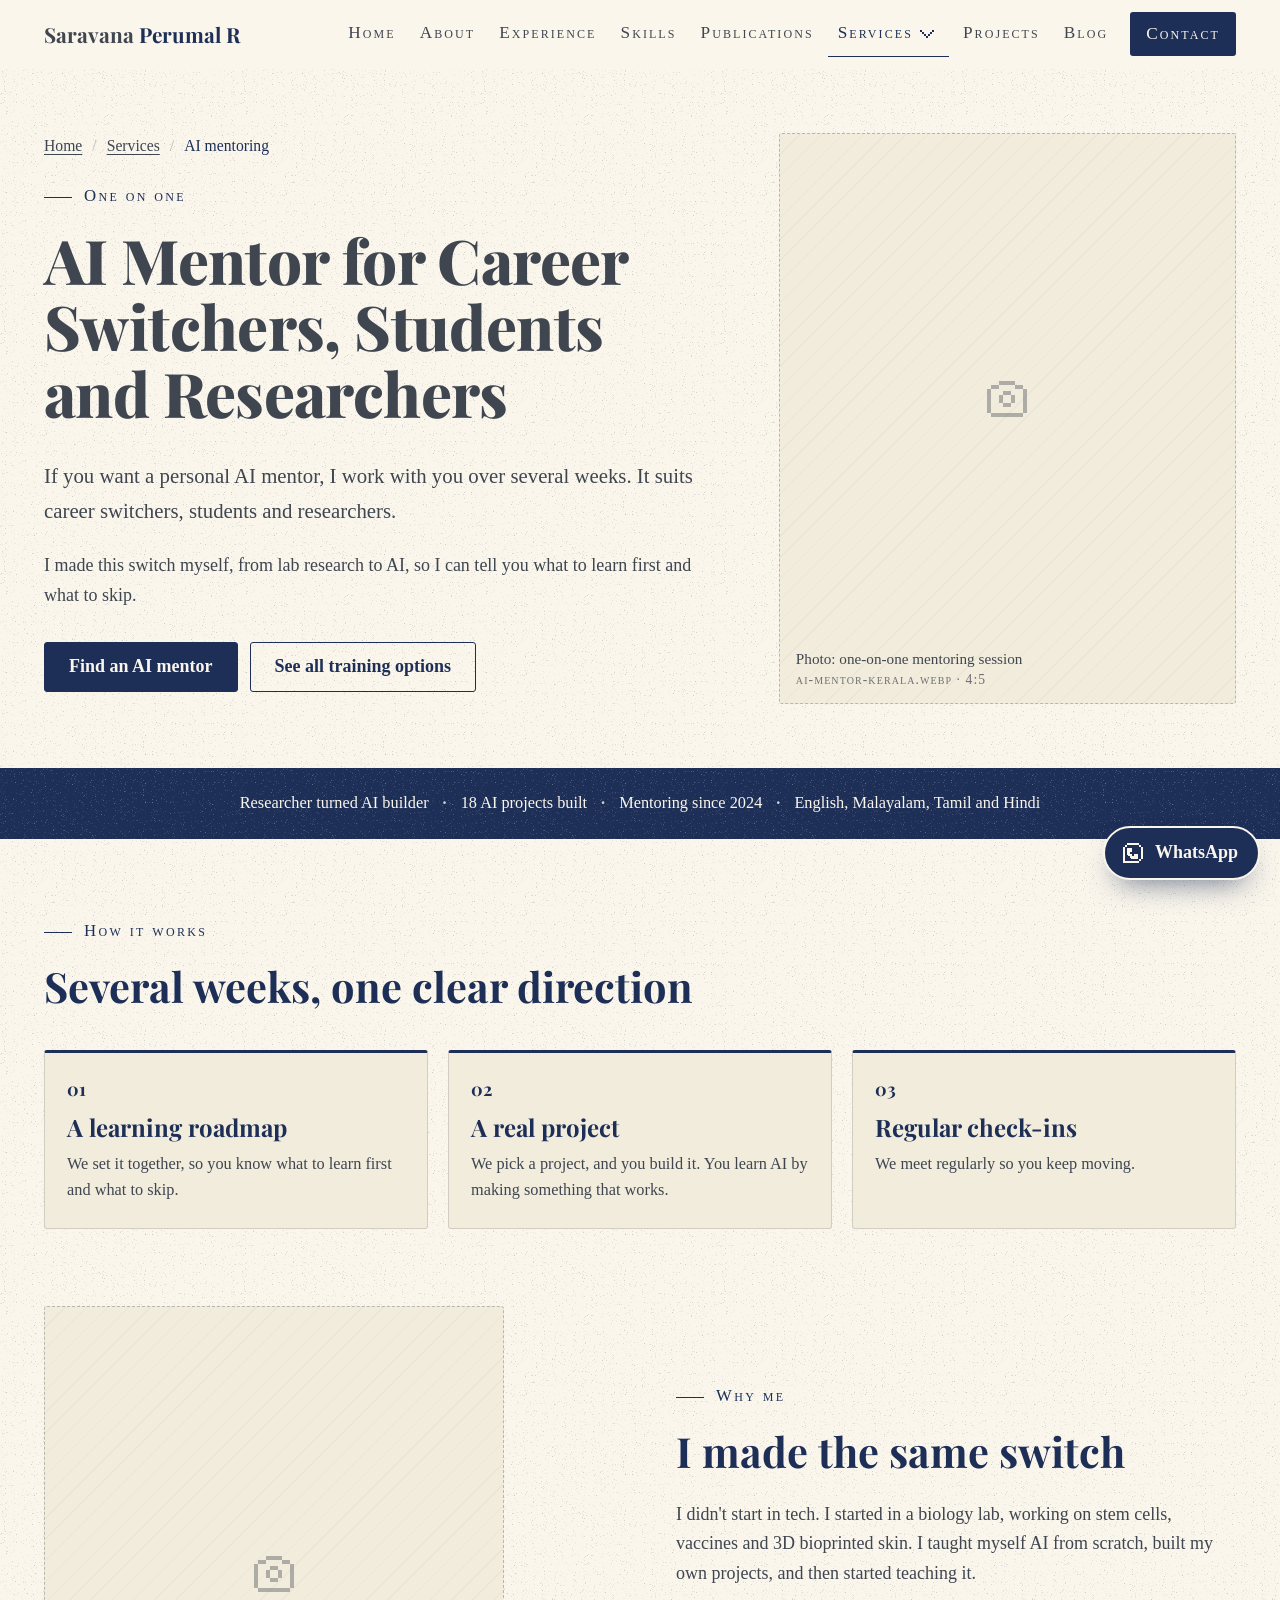
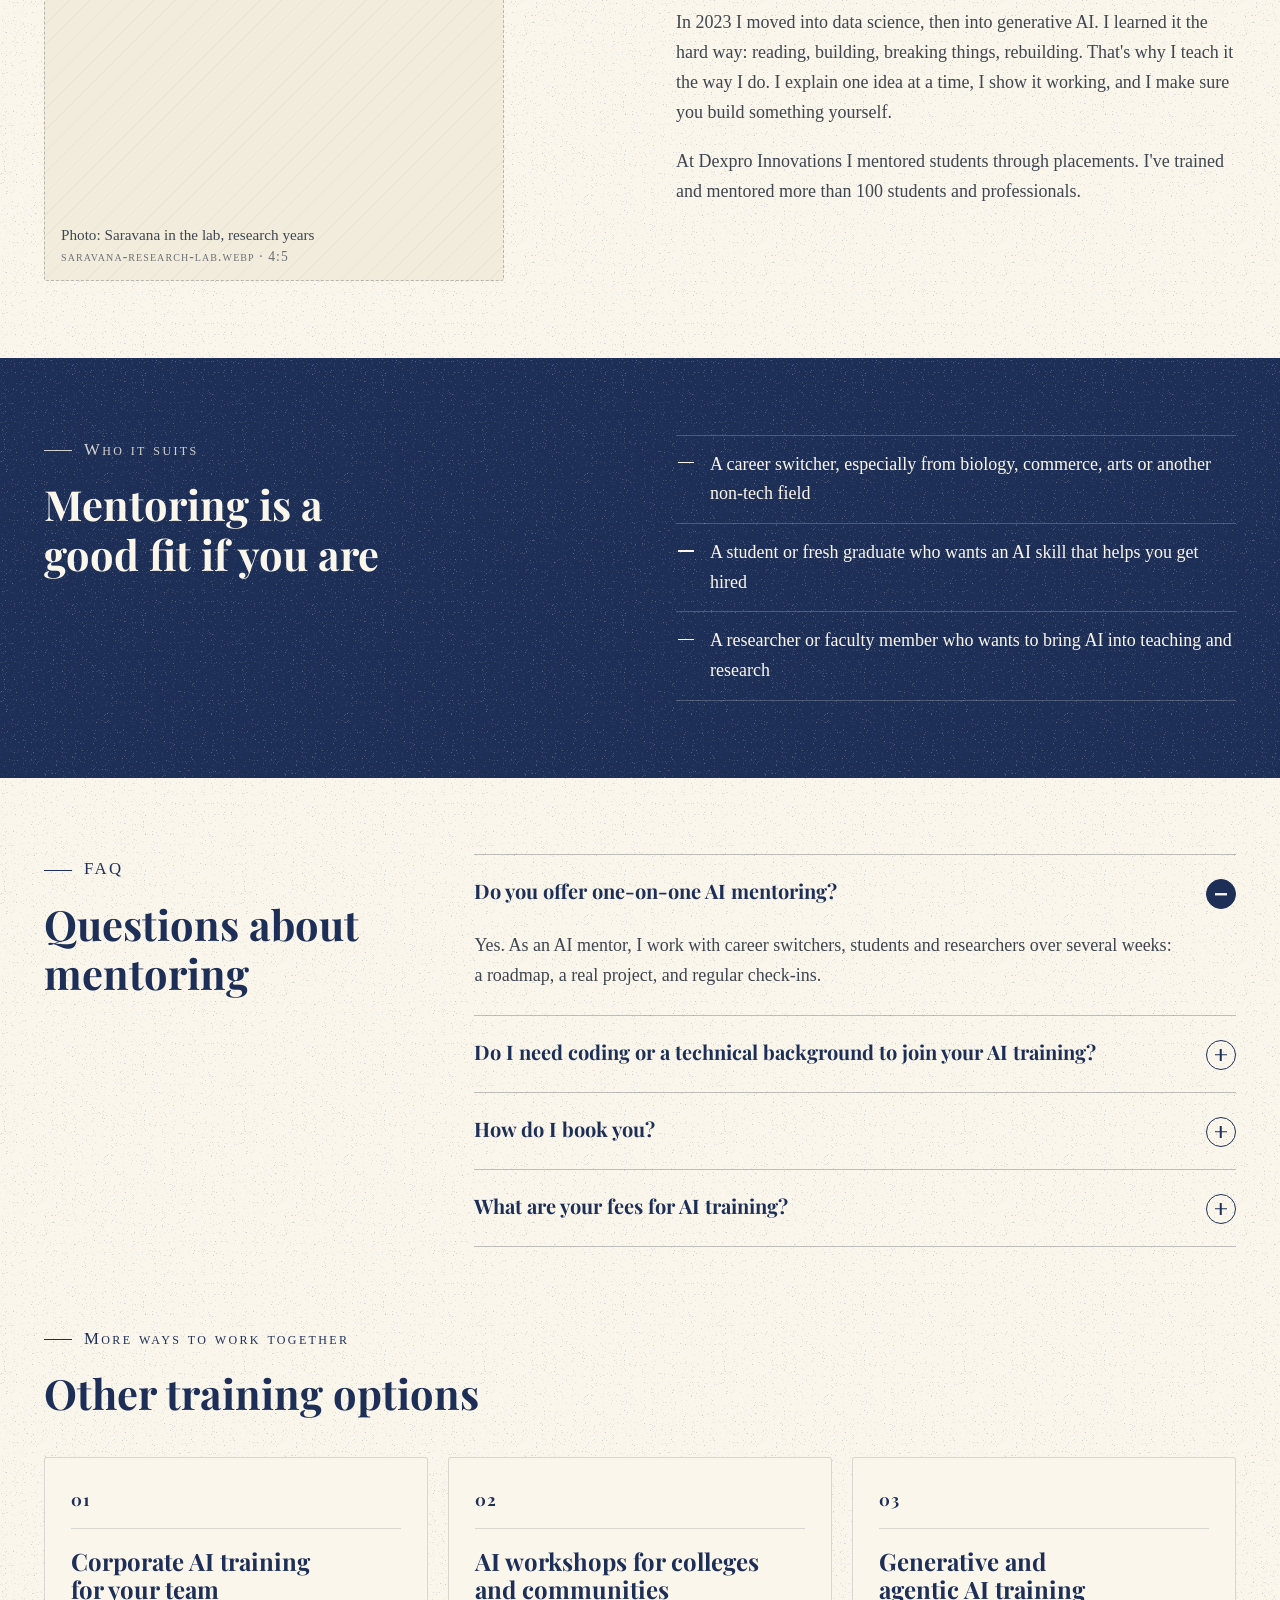
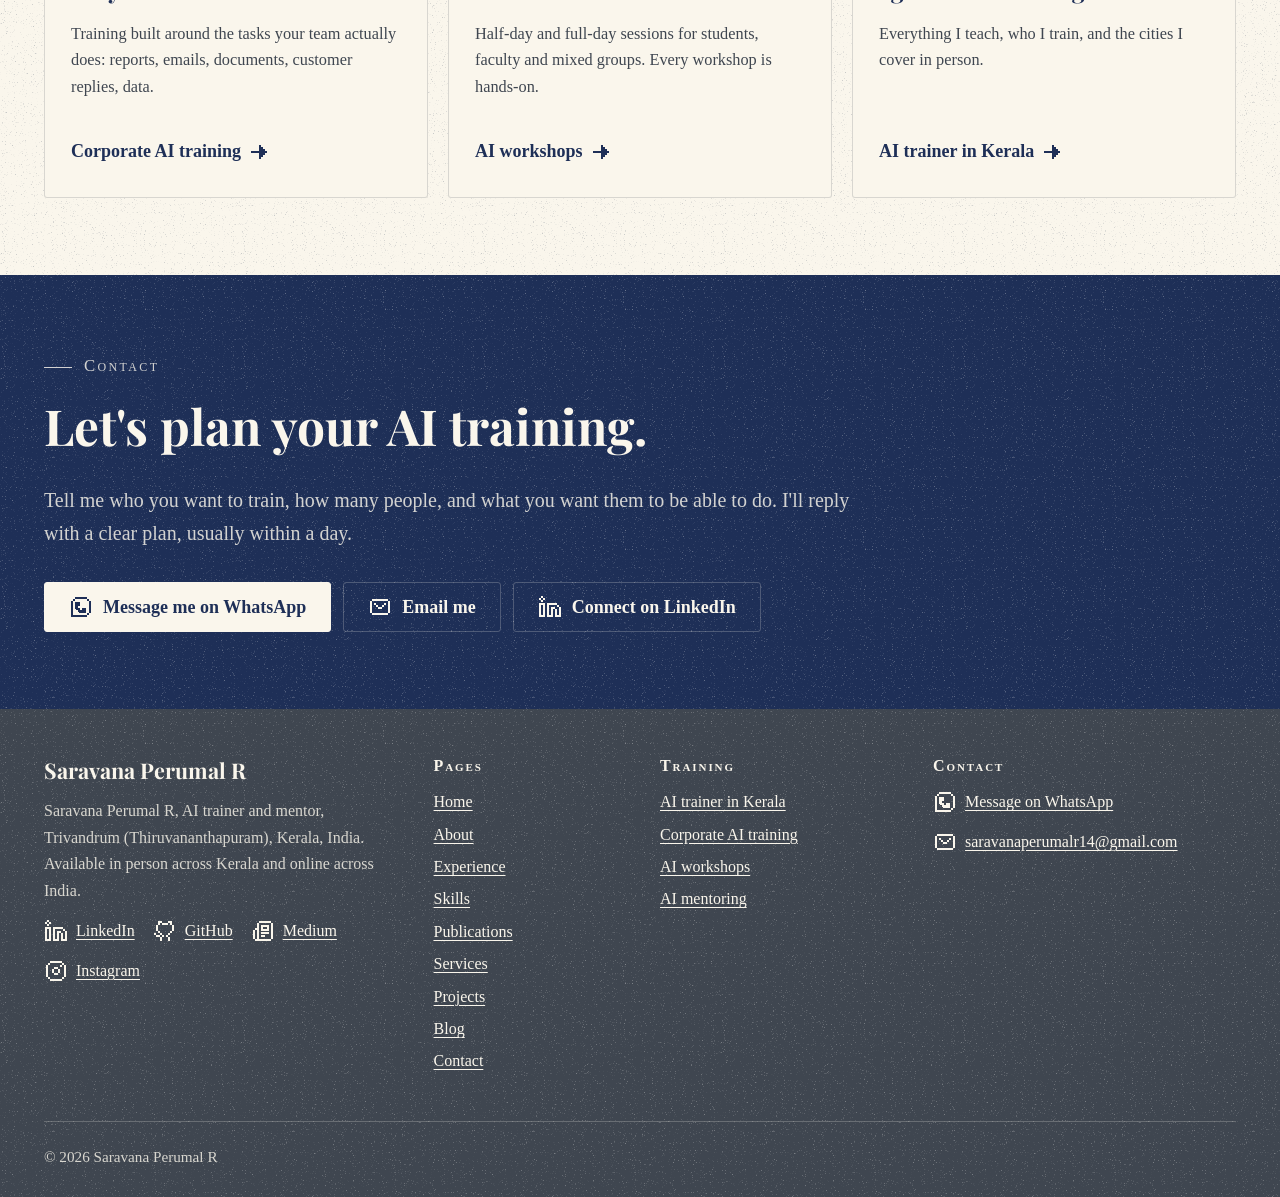
<file: ai-mentor/index.html>
<!doctype html>
<html lang="en-IN">
<head>
  <meta charset="utf-8">
  <meta name="viewport" content="width=device-width, initial-scale=1">
  <script>document.documentElement.classList.add('js');</script>

  <title>AI Mentor in Kerala | 1:1 AI Mentoring, Saravana Perumal R</title>
  <meta name="description" content="One-on-one AI mentoring for career switchers, students and researchers: a learning roadmap, a real project and regular check-ins over several weeks.">
  <meta name="theme-color" content="#1E2F57">
  <link rel="icon" type="image/png" href="../assets/img/favicon.png">

  <!-- TODO: replace YOUR-DOMAIN with the live domain -->
  <link rel="canonical" href="https://YOUR-DOMAIN/ai-mentor/">
  <meta property="og:type" content="website">
  <meta property="og:locale" content="en_IN">
  <meta property="og:site_name" content="Saravana Perumal R">
  <meta property="og:title" content="AI Mentor in Kerala | 1:1 AI Mentoring, Saravana Perumal R">
  <meta property="og:description" content="One-on-one AI mentoring for career switchers, students and researchers: a learning roadmap, a real project and regular check-ins over several weeks.">
  <meta property="og:url" content="https://YOUR-DOMAIN/ai-mentor/">
  <meta property="og:image" content="https://YOUR-DOMAIN/assets/img/ai-mentor-kerala.jpg">
  <meta name="twitter:card" content="summary_large_image">

  <link rel="preconnect" href="https://fonts.googleapis.com">
  <link rel="preconnect" href="https://fonts.gstatic.com" crossorigin>
  <link rel="stylesheet" href="https://fonts.googleapis.com/css2?family=Playfair+Display:wght@700;800&family=Tinos:wght@400;700&display=swap">
  <link rel="stylesheet" href="../assets/css/styles.css?v=20261126">

  <script type="application/ld+json">
  {
    "@context": "https://schema.org",
    "@graph": [
      {
        "@type": "Service",
        "name": "One-on-one AI mentoring",
        "serviceType": "AI mentoring",
        "url": "https://YOUR-DOMAIN/ai-mentor/",
        "areaServed": ["Kerala", "India"],
        "provider": {
          "@type": "ProfessionalService",
          "name": "Saravana Perumal R, AI Trainer",
          "url": "https://YOUR-DOMAIN/ai-trainer-in-kerala/"
        }
      },
      {
        "@type": "BreadcrumbList",
        "itemListElement": [
          { "@type": "ListItem", "position": 1, "name": "Home", "item": "https://YOUR-DOMAIN/" },
          { "@type": "ListItem", "position": 2, "name": "Services", "item": "https://YOUR-DOMAIN/services.html" },
          { "@type": "ListItem", "position": 3, "name": "AI mentoring", "item": "https://YOUR-DOMAIN/ai-mentor/" }
        ]
      }
    ]
  }
  </script>

  <script src="../assets/js/main.js?v=20261126" defer></script>
</head>
<body>
  <a class="skip-link" href="#main">Skip to content</a>

  <header class="site-header">
    <div class="container header-inner">
      <a class="brand" href="../index.html">Saravana <span>Perumal R</span></a>
      <button class="nav-toggle" type="button" aria-expanded="false" aria-controls="site-nav">
        <svg class="ico ico-menu nav-ico-open" viewBox="0 0 24 24" fill="currentColor" shape-rendering="crispEdges" aria-hidden="true" focusable="false"><path fill="currentColor" d="M20 18H4v-2h16zm0-5H4v-2h16zm0-5H4V6h16z"/></svg><svg class="ico ico-x nav-ico-close" viewBox="0 0 24 24" fill="currentColor" shape-rendering="crispEdges" aria-hidden="true" focusable="false"><path fill="currentColor" d="M7 19H5v-2h2zm12 0h-2v-2h2zM9 15v2H7v-2zm8 2h-2v-2h2zm-6-2H9v-2h2zm4 0h-2v-2h2zm-2-2h-2v-2h2zm-2-2H9V9h2zm4 0h-2V9h2zM9 9H7V7h2zm8 0h-2V7h2zM7 7H5V5h2zm12 0h-2V5h2z"/></svg>
        Menu
      </button>
      <nav class="site-nav" id="site-nav" aria-label="Main">
        <ul>
          <li><a href="../index.html">Home</a></li>
          <li><a href="../about.html">About</a></li>
          <li><a href="../experience.html">Experience</a></li>
          <li><a href="../skills.html">Skills</a></li>
          <li><a href="../publications.html">Publications</a></li>
          <li class="has-sub">
            <a href="../services.html" class="is-active">Services<svg class="ico ico-chevron-down nav-chevron" viewBox="0 0 24 24" fill="currentColor" shape-rendering="crispEdges" aria-hidden="true" focusable="false"><path fill="currentColor" d="M13 16h-2v-2h2zm-2-2H9v-2h2zm4 0h-2v-2h2zm-6-2H7v-2h2zm8 0h-2v-2h2zM7 10H5V8h2zm12 0h-2V8h2z"/></svg></a>
            <ul class="sub-nav" aria-label="Service pages">
              <li><a href="../ai-trainer-in-kerala/index.html">AI trainer in Kerala</a></li>
              <li><a href="../corporate-ai-training/index.html">Corporate AI training</a></li>
              <li><a href="../ai-workshops/index.html">AI workshops</a></li>
              <li><a href="../ai-mentor/index.html" aria-current="page">AI mentoring</a></li>
            </ul>
          </li>
          <li><a href="../projects.html">Projects</a></li>
          <li><a href="../blog.html">Blog</a></li>
          <li class="nav-cta"><a href="../contact.html">Contact</a></li>
        </ul>
      </nav>
    </div>
  </header>

  <main id="main">
    <section class="hero" aria-labelledby="hero-title">
      <div class="container hero-grid">
        <div>
          <nav class="breadcrumb" aria-label="Breadcrumb">
            <ol>
              <li><a href="../index.html">Home</a></li>
              <li><a href="../services.html">Services</a></li>
              <li><span aria-current="page">AI mentoring</span></li>
            </ol>
          </nav>
          <span class="eyebrow">One on one</span>
          <h1 id="hero-title">AI Mentor for Career Switchers, Students and Researchers</h1>
          <p class="hero-lede">If you want a personal AI mentor, I work with you over several weeks. It suits career switchers, students and researchers.</p>
          <p>I made this switch myself, from lab research to AI, so I can tell you what to learn first and what to skip.</p>
          <div class="btn-row">
            <a class="btn btn--primary" href="https://wa.me/917012753018?text=Hi%20Saravana%2C%20I%27m%20looking%20for%20an%20AI%20mentor." target="_blank" rel="noopener">Find an AI mentor</a>
            <a class="btn btn--ghost" href="../services.html">See all training options</a>
          </div>
        </div>
        <div class="hero-media">
          <!-- IMAGE (hero, no lazy-load): <img class="photo photo--portrait" src="../assets/img/ai-mentor-kerala.webp" width="800" height="1000" alt="Saravana Perumal R mentoring a student one on one" fetchpriority="high"> -->
          <div class="img-slot img-slot--portrait" aria-hidden="true"><svg class="ico ico-camera img-slot-ico ico-48" viewBox="0 0 24 24" fill="currentColor" shape-rendering="crispEdges" aria-hidden="true" focusable="false"><path fill="currentColor" d="M4 5h4v2H4zm4-2h8v2H8zm8 2h4v2h-4zM2 7h2v12H2zm2 12h16v2H4zM20 7h2v12h-2zM10 8h4v2h-4zm0 6h4v2h-4zm-2-4h2v4H8zm6 0h2v4h-2z"/></svg>
            <p class="img-slot-label">Photo: one-on-one mentoring session<small>ai-mentor-kerala.webp · 4:5</small></p>
          </div>
        </div>
      </div>
    </section>

    <div class="trust">
      <div class="container">
        <ul aria-label="At a glance">
          <li>Researcher turned AI builder</li>
          <li>18 AI projects built</li>
          <li>Mentoring since 2024</li>
          <li>English, Malayalam, Tamil and Hindi</li>
        </ul>
      </div>
    </div>

    <section class="section" aria-labelledby="how-title">
      <div class="container">
        <div class="section-head reveal">
          <span class="eyebrow">How it works</span>
          <h2 id="how-title">Several weeks, one clear direction</h2>
        </div>
        <ol class="points reveal">
          <li>
            <h3>A learning roadmap</h3>
            <p>We set it together, so you know what to learn first and what to skip.</p>
          </li>
          <li>
            <h3>A real project</h3>
            <p>We pick a project, and you build it. You learn AI by making something that works.</p>
          </li>
          <li>
            <h3>Regular check-ins</h3>
            <p>We meet regularly so you keep moving.</p>
          </li>
        </ol>
      </div>
    </section>

    <section class="section" aria-labelledby="story-title" style="padding-top:0">
      <div class="container split split--media-left">
        <div class="reveal">
          <span class="eyebrow">Why me</span>
          <h2 id="story-title">I made the same switch</h2>
          <p>I didn't start in tech. I started in a biology lab, working on stem cells, vaccines and 3D bioprinted skin. I taught myself AI from scratch, built my own projects, and then started teaching it.</p>
          <p>In 2023 I moved into data science, then into generative AI. I learned it the hard way: reading, building, breaking things, rebuilding. That's why I teach it the way I do. I explain one idea at a time, I show it working, and I make sure you build something yourself.</p>
          <p>At Dexpro Innovations I mentored students through placements. I've trained and mentored more than 100 students and professionals.</p>
        </div>
        <!-- IMAGE: <img class="photo photo--portrait" src="../assets/img/saravana-research-lab.webp" width="800" height="1000" alt="Saravana Perumal R during his research years, before moving into AI" loading="lazy"> -->
        <div class="img-slot img-slot--portrait reveal" aria-hidden="true" style="max-width:460px"><svg class="ico ico-camera img-slot-ico ico-48" viewBox="0 0 24 24" fill="currentColor" shape-rendering="crispEdges" aria-hidden="true" focusable="false"><path fill="currentColor" d="M4 5h4v2H4zm4-2h8v2H8zm8 2h4v2h-4zM2 7h2v12H2zm2 12h16v2H4zM20 7h2v12h-2zM10 8h4v2h-4zm0 6h4v2h-4zm-2-4h2v4H8zm6 0h2v4h-2z"/></svg>
          <p class="img-slot-label">Photo: Saravana in the lab, research years<small>saravana-research-lab.webp · 4:5</small></p>
        </div>
      </div>
    </section>

    <section class="section section--dark" aria-labelledby="who-title">
      <div class="container where-grid">
        <div class="reveal">
          <span class="eyebrow">Who it suits</span>
          <h2 id="who-title">Mentoring is a good fit if you are</h2>
        </div>
        <div class="reveal">
          <ul class="who-list">
            <li>A career switcher, especially from biology, commerce, arts or another non-tech field</li>
            <li>A student or fresh graduate who wants an AI skill that helps you get hired</li>
            <li>A researcher or faculty member who wants to bring AI into teaching and research</li>
          </ul>
        </div>
      </div>
    </section>

    <section class="section" aria-labelledby="faq-title">
      <div class="container faq-grid">
        <div class="section-head reveal">
          <span class="eyebrow">FAQ</span>
          <h2 id="faq-title">Questions about mentoring</h2>
        </div>
        <!-- No FAQPage schema here: the full FAQ with schema lives on /ai-trainer-in-kerala/ -->
        <div class="faq-list faq-plain">
          <details class="faq-item" open>
            <summary><h3>Do you offer one-on-one AI mentoring?</h3><span class="faq-icon" aria-hidden="true"></span></summary>
            <div class="faq-answer"><p>Yes. As an AI mentor, I work with career switchers, students and researchers over several weeks: a roadmap, a real project, and regular check-ins.</p></div>
          </details>
          <details class="faq-item">
            <summary><h3>Do I need coding or a technical background to join your AI training?</h3><span class="faq-icon" aria-hidden="true"></span></summary>
            <div class="faq-answer"><p>No. Most of my learners are not technical. We start with how AI works in simple terms and with tools you can use right away. Coding is added only if your goal needs it.</p></div>
          </details>
          <details class="faq-item">
            <summary><h3>How do I book you?</h3><span class="faq-icon" aria-hidden="true"></span></summary>
            <div class="faq-answer"><p>Send a message on WhatsApp or email with your city, group size and goal. I reply with what I'd recommend and how we could work together.</p></div>
          </details>
          <details class="faq-item">
            <summary><h3>What are your fees for AI training?</h3><span class="faq-icon" aria-hidden="true"></span></summary>
            <div class="faq-answer"><p>Fees depend on the audience, group size, number of days, and whether the session is online or in person. Message me with those details and I'll send you a quote.</p></div>
          </details>
        </div>
      </div>
    </section>

    <section class="section" aria-labelledby="more-title" style="padding-top:0">
      <div class="container">
        <div class="section-head reveal">
          <span class="eyebrow">More ways to work together</span>
          <h2 id="more-title">Other training options</h2>
        </div>
        <ul class="services-grid">
          <li class="service reveal">
            <h3>Corporate AI training for your team</h3>
            <p>Training built around the tasks your team actually does: reports, emails, documents, customer replies, data.</p>
            <a class="service-link" href="../corporate-ai-training/index.html">Corporate AI training<svg class="ico ico-arrow-right" viewBox="0 0 24 24" fill="currentColor" shape-rendering="crispEdges" aria-hidden="true" focusable="false"><g fill="currentColor"><path d="M4 11v2h16v-2zm12 2v2h2v-2zm-2 2v2h2v-2zm-2 2v2h2v-2zm4-6V9h2v2z"/><path d="M14 15V7h2v8zm-2 2V5h2v12z"/></g></svg></a>
          </li>
          <li class="service reveal">
            <h3>AI workshops for colleges and communities</h3>
            <p>Half-day and full-day sessions for students, faculty and mixed groups. Every workshop is hands-on.</p>
            <a class="service-link" href="../ai-workshops/index.html">AI workshops<svg class="ico ico-arrow-right" viewBox="0 0 24 24" fill="currentColor" shape-rendering="crispEdges" aria-hidden="true" focusable="false"><g fill="currentColor"><path d="M4 11v2h16v-2zm12 2v2h2v-2zm-2 2v2h2v-2zm-2 2v2h2v-2zm4-6V9h2v2z"/><path d="M14 15V7h2v8zm-2 2V5h2v12z"/></g></svg></a>
          </li>
          <li class="service reveal">
            <h3>Generative and agentic AI training</h3>
            <p>Everything I teach, who I train, and the cities I cover in person.</p>
            <a class="service-link" href="../ai-trainer-in-kerala/index.html">AI trainer in Kerala<svg class="ico ico-arrow-right" viewBox="0 0 24 24" fill="currentColor" shape-rendering="crispEdges" aria-hidden="true" focusable="false"><g fill="currentColor"><path d="M4 11v2h16v-2zm12 2v2h2v-2zm-2 2v2h2v-2zm-2 2v2h2v-2zm4-6V9h2v2z"/><path d="M14 15V7h2v8zm-2 2V5h2v12z"/></g></svg></a>
          </li>
        </ul>
      </div>
    </section>

    <section class="cta" id="contact" aria-labelledby="contact-title">
      <div class="container">
        <div class="cta-inner reveal">
          <span class="eyebrow" style="color:rgba(250,246,236,.82)">Contact</span>
          <h2 id="contact-title">Let's plan your AI training.</h2>
          <p>Tell me who you want to train, how many people, and what you want them to be able to do. I'll reply with a clear plan, usually within a day.</p>
          <div class="btn-row">
            <a class="btn btn--light" href="https://wa.me/917012753018?text=Hi%20Saravana%2C%20I%27m%20looking%20for%20an%20AI%20mentor.%20My%20background%3A%20%20My%20goal%3A%20" target="_blank" rel="noopener">
              <svg class="ico ico-whatsapp" viewBox="0 0 24 24" fill="currentColor" shape-rendering="crispEdges" aria-hidden="true" focusable="false"><path fill="currentColor" d="M4 20h14v2H2V6h2zm16 0h-2v-2h2zm-9-9H9v2h2v2h2v-2h4v5h-7v-1H9v-2H7v-1H6V7h5zm11 7h-2V6h2zM6 6H4V4h2zm14 0h-2V4h2zm-2-2H6V2h12z"/></svg>
              Message me on WhatsApp
            </a>
            <a class="btn btn--outline-light" href="mailto:saravanaperumalr14@gmail.com?subject=AI%20mentoring%20enquiry">
              <svg class="ico ico-mail" viewBox="0 0 24 24" fill="currentColor" shape-rendering="crispEdges" aria-hidden="true" focusable="false"><path fill="currentColor" d="M6 8h2v2H6zm2 2h2v2H8zm10-2h-2v2h2zm-2 2h-2v2h2zm-6 2h4v2h-4zM2 6h2v12H2zm18 0h2v12h-2zM4 4h16v2H4zm0 14h16v2H4z"/></svg>
              Email me
            </a>
            <a class="btn btn--outline-light" href="https://www.linkedin.com/in/saravana-perumal-r-04b368288" target="_blank" rel="noopener">
              <svg class="ico ico-linkedin" viewBox="0 0 24 24" fill="currentColor" shape-rendering="crispEdges" aria-hidden="true" focusable="false"><path fill="currentColor" d="M7 22H1V8h6zm12-12h-8v10h2v-8h4v2h-2v8H9V8h10zm4 12h-6v-8h2v6h2v-8h2zM3 20h2V10H3zm18-8h-2v-2h2zM5 7H3V5h2zM3 5H1V3h2zm4 0H5V3h2zM5 3H3V1h2z"/></svg>
              Connect on LinkedIn
            </a>
          </div>
        </div>
      </div>
    </section>
  </main>

  <footer class="site-footer">
    <div class="container">
      <div class="footer-grid">
        <div>
          <p class="footer-brand">Saravana Perumal R</p>
          <address style="font-style:normal">
            <p>Saravana Perumal R, AI trainer and mentor, Trivandrum (Thiruvananthapuram), Kerala, India. Available in person across Kerala and online across India.</p>
          </address>
          <ul class="footer-social">
            <li><a class="with-ico" href="https://www.linkedin.com/in/saravana-perumal-r-04b368288" target="_blank" rel="noopener"><svg class="ico ico-linkedin" viewBox="0 0 24 24" fill="currentColor" shape-rendering="crispEdges" aria-hidden="true" focusable="false"><path fill="currentColor" d="M7 22H1V8h6zm12-12h-8v10h2v-8h4v2h-2v8H9V8h10zm4 12h-6v-8h2v6h2v-8h2zM3 20h2V10H3zm18-8h-2v-2h2zM5 7H3V5h2zM3 5H1V3h2zm4 0H5V3h2zM5 3H3V1h2z"/></svg>LinkedIn</a></li>
            <li><a class="with-ico" href="https://github.com/saravanagithub14" target="_blank" rel="noopener"><svg class="ico ico-github" viewBox="0 0 24 24" fill="currentColor" shape-rendering="crispEdges" aria-hidden="true" focusable="false"><path fill="currentColor" d="M5 2h4v2H7v2H5zm0 10H3V6h2zm2 2H5v-2h2zm2 2v-2H7v2H3v-2H1v2h2v2h4v4h2v-4h2v-2zm0 0v2H7v-2zm6-12v2H9V4zm4 2h-2V4h-2V2h4zm0 6V6h2v6zm-2 2v-2h2v2zm-2 2v-2h2v2zm0 2h-2v-2h2zm0 0h2v4h-2z"/></svg>GitHub</a></li>
            <li><a class="with-ico" href="https://medium.com/@mynamesaravanaperumal" target="_blank" rel="noopener"><svg class="ico ico-medium" viewBox="0 0 24 24" fill="currentColor" shape-rendering="crispEdges" aria-hidden="true" focusable="false"><path fill="currentColor" d="M8 2h12v2H8zM6 4h2v16H6zm14 0h2v16h-2zM4 20h16v2H4zm-2-9h2v9H2zm2-2h2v2H4zm6-3h8v2h-8zm0 4h8v2h-8zm0-2h2v2h-2zm6 0h2v2h-2zm-6 5h8v2h-8zm0 3h4v2h-4z"/></svg>Medium</a></li>
            <li><a class="with-ico" href="https://www.instagram.com/prof_ds_" target="_blank" rel="noopener"><svg class="ico ico-instagram" viewBox="0 0 24 24" fill="currentColor" shape-rendering="crispEdges" aria-hidden="true" focusable="false"><path fill="currentColor" d="M18 22H6v-2h12zM6 20H4v-2h2zm14 0h-2v-2h2zM4 18H2V6h2zm18 0h-2V6h2zm-8-2h-4v-2h4zm-4-2H8v-4h2zm6 0h-2v-4h2zm-2-4h-4V8h4zm4-2h-2V6h2zM6 6H4V4h2zm14 0h-2V4h2zm-2-2H6V2h12z"/></svg>Instagram</a></li>
          </ul>
        </div>
        <div>
          <p class="footer-label">Pages</p>
          <ul class="footer-list">
            <li><a href="../index.html">Home</a></li>
            <li><a href="../about.html">About</a></li>
            <li><a href="../experience.html">Experience</a></li>
            <li><a href="../skills.html">Skills</a></li>
            <li><a href="../publications.html">Publications</a></li>
            <li><a href="../services.html">Services</a></li>
            <li><a href="../projects.html">Projects</a></li>
            <li><a href="../blog.html">Blog</a></li>
            <li><a href="../contact.html">Contact</a></li>
          </ul>
        </div>
        <div>
          <p class="footer-label">Training</p>
          <ul class="footer-list">
            <li><a href="../ai-trainer-in-kerala/index.html">AI trainer in Kerala</a></li>
            <li><a href="../corporate-ai-training/index.html">Corporate AI training</a></li>
            <li><a href="../ai-workshops/index.html">AI workshops</a></li>
            <li><a href="../ai-mentor/index.html">AI mentoring</a></li>
          </ul>
        </div>
        <div>
          <p class="footer-label">Contact</p>
          <ul class="footer-list">
            <li><a class="with-ico" href="https://wa.me/917012753018" target="_blank" rel="noopener"><svg class="ico ico-whatsapp" viewBox="0 0 24 24" fill="currentColor" shape-rendering="crispEdges" aria-hidden="true" focusable="false"><path fill="currentColor" d="M4 20h14v2H2V6h2zm16 0h-2v-2h2zm-9-9H9v2h2v2h2v-2h4v5h-7v-1H9v-2H7v-1H6V7h5zm11 7h-2V6h2zM6 6H4V4h2zm14 0h-2V4h2zm-2-2H6V2h12z"/></svg>Message on WhatsApp</a></li>
            <li><a class="with-ico" href="mailto:saravanaperumalr14@gmail.com"><svg class="ico ico-mail" viewBox="0 0 24 24" fill="currentColor" shape-rendering="crispEdges" aria-hidden="true" focusable="false"><path fill="currentColor" d="M6 8h2v2H6zm2 2h2v2H8zm10-2h-2v2h2zm-2 2h-2v2h2zm-6 2h4v2h-4zM2 6h2v12H2zm18 0h2v12h-2zM4 4h16v2H4zm0 14h16v2H4z"/></svg>saravanaperumalr14@gmail.com</a></li>
          </ul>
        </div>
      </div>
      <p class="footer-base">&copy; <span data-year>2026</span> Saravana Perumal R</p>
    </div>
  </footer>
  <a class="wa-float" href="https://wa.me/917012753018?text=Hi%20Saravana%2C%20I%27d%20like%20to%20know%20more%20about%20your%20AI%20training." target="_blank" rel="noopener" aria-label="Message Saravana on WhatsApp"><svg class="ico ico-whatsapp" viewBox="0 0 24 24" fill="currentColor" shape-rendering="crispEdges" aria-hidden="true" focusable="false"><path fill="currentColor" d="M4 20h14v2H2V6h2zm16 0h-2v-2h2zm-9-9H9v2h2v2h2v-2h4v5h-7v-1H9v-2H7v-1H6V7h5zm11 7h-2V6h2zM6 6H4V4h2zm14 0h-2V4h2zm-2-2H6V2h12z"/></svg><span class="wa-float-label">WhatsApp</span></a>
</body>
</html>
</file>
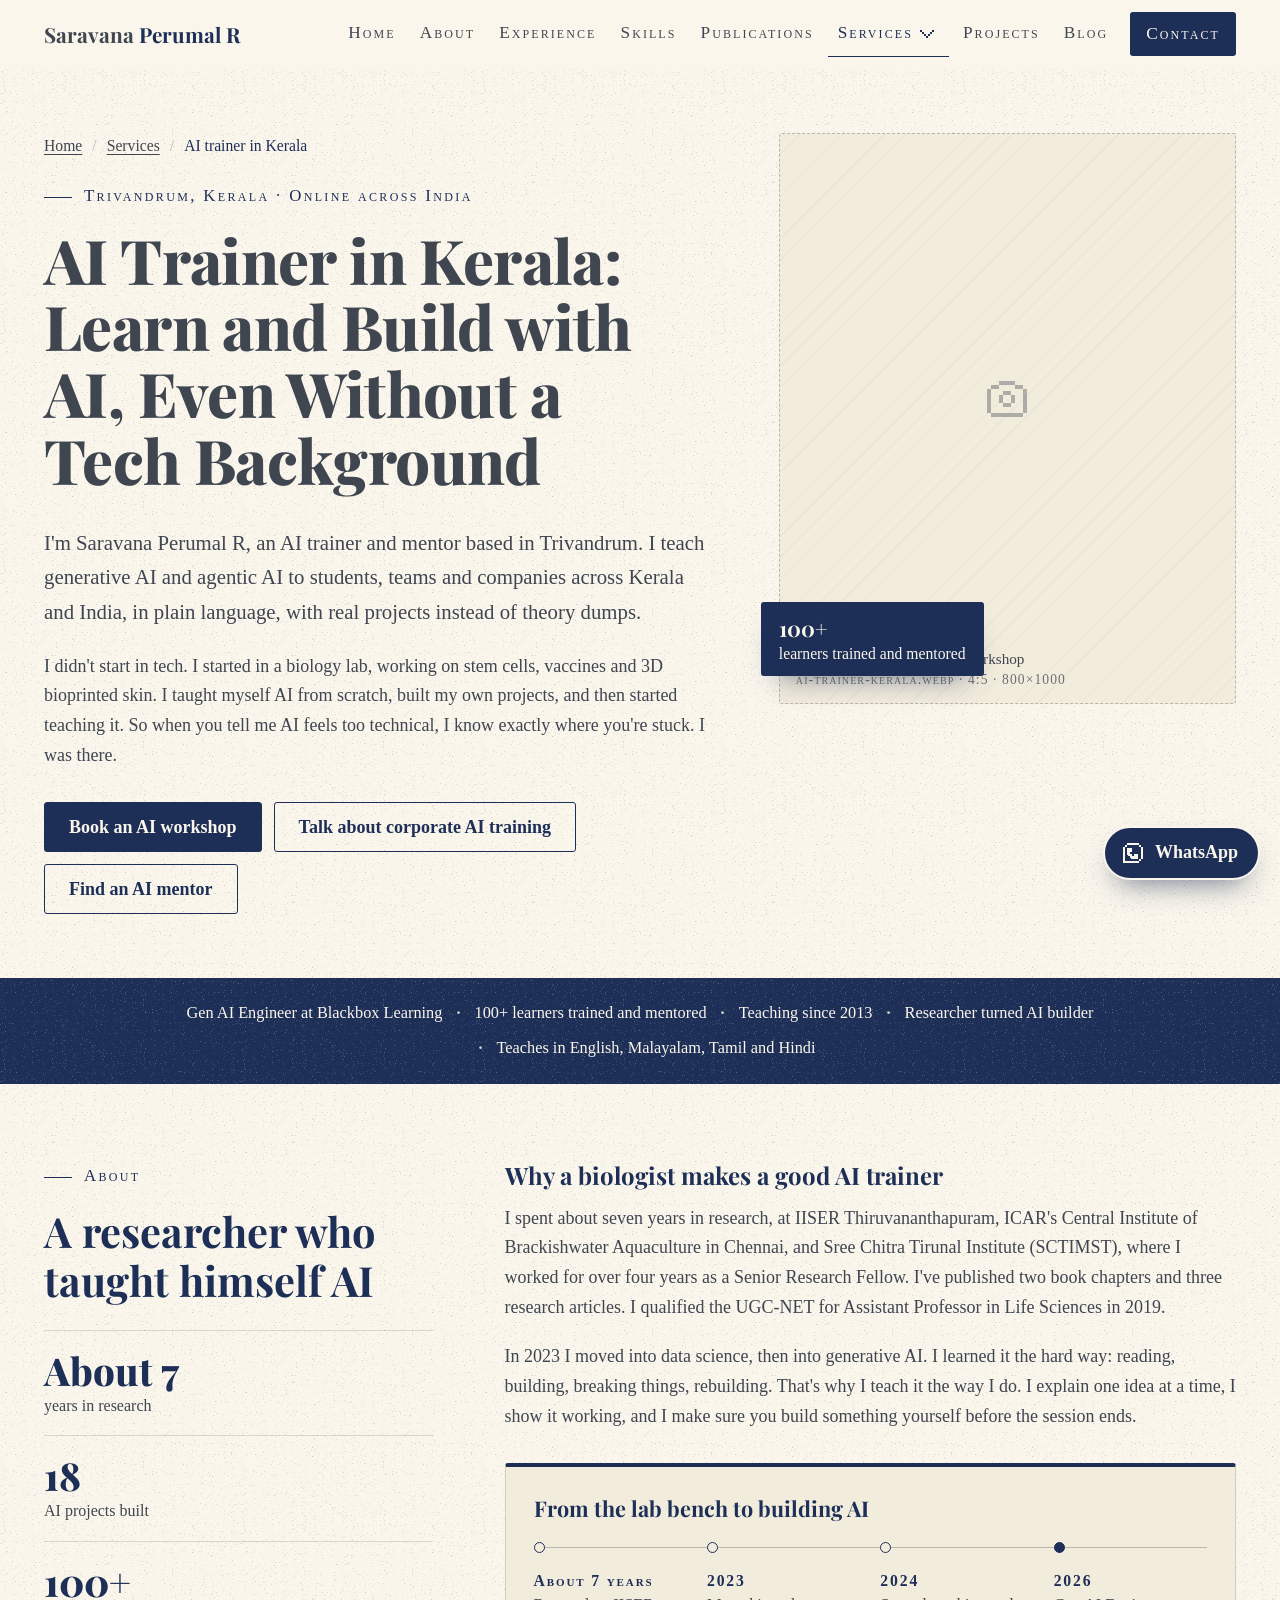
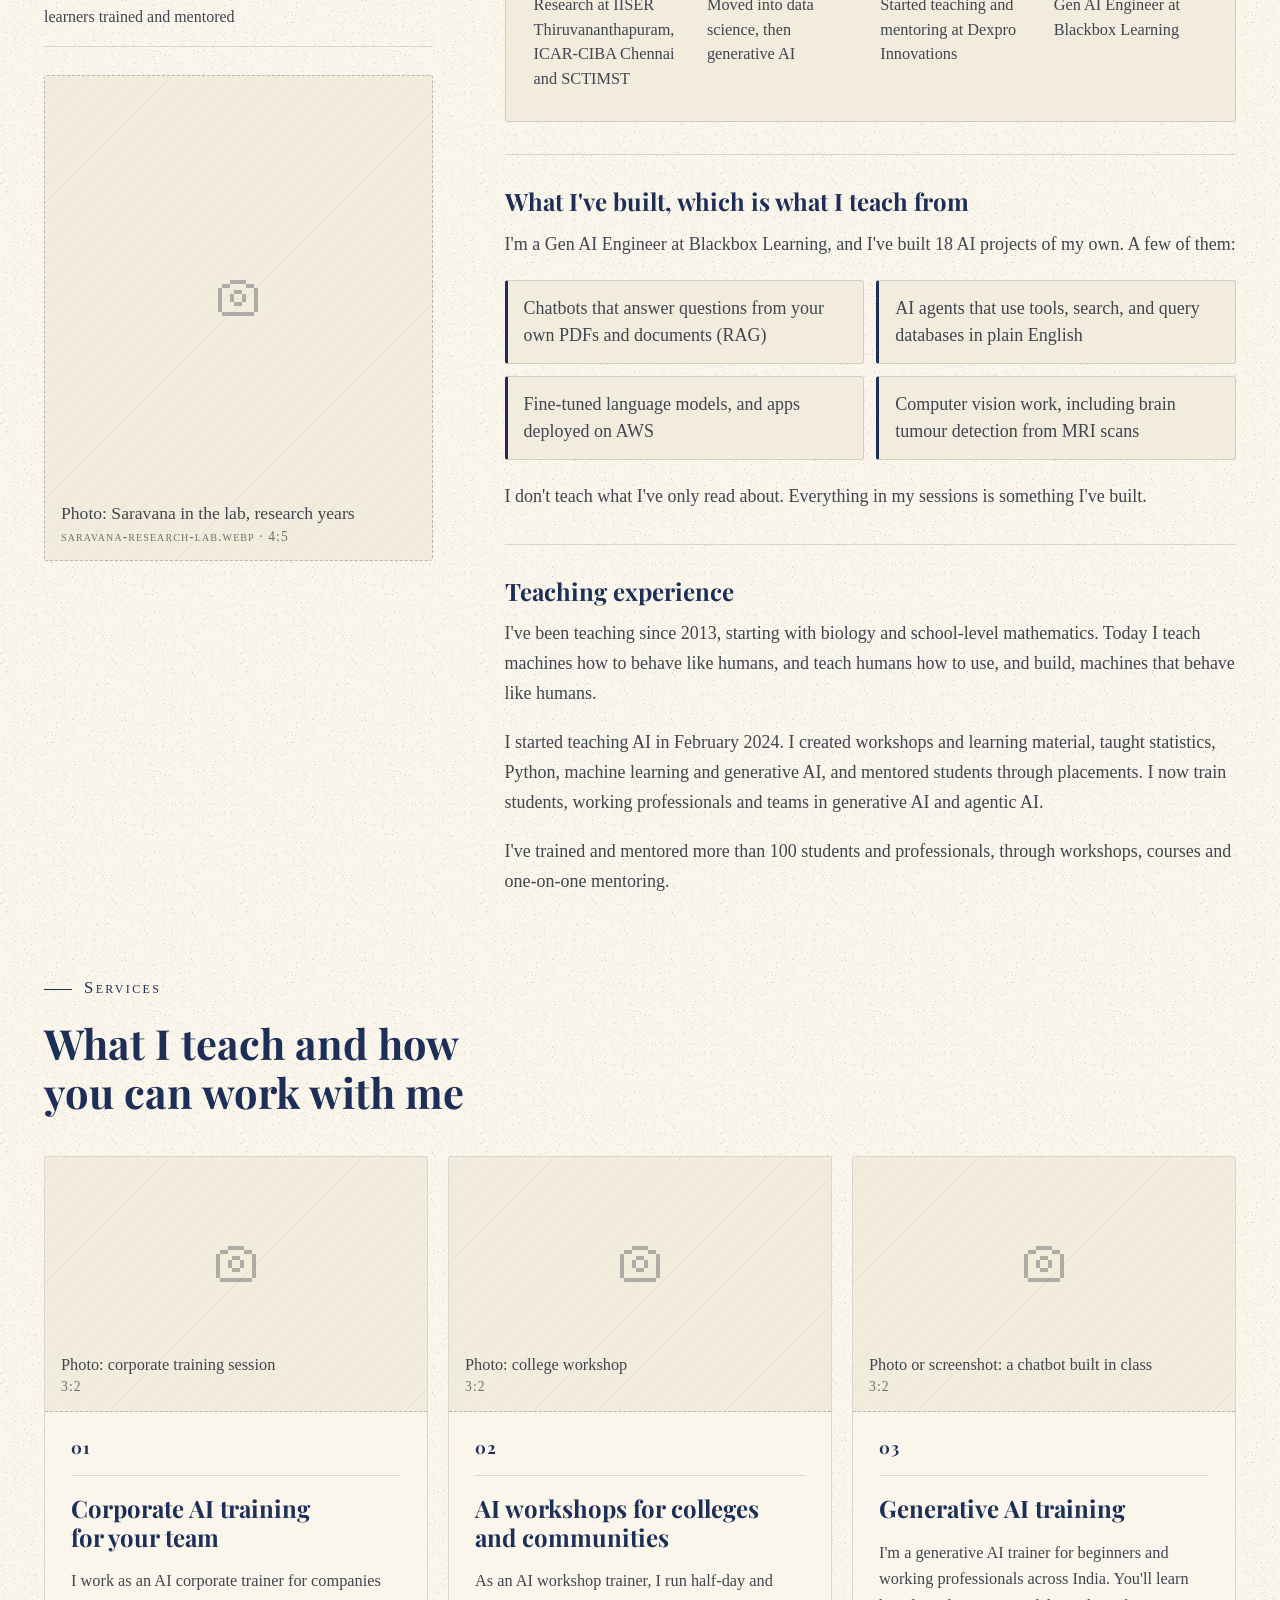
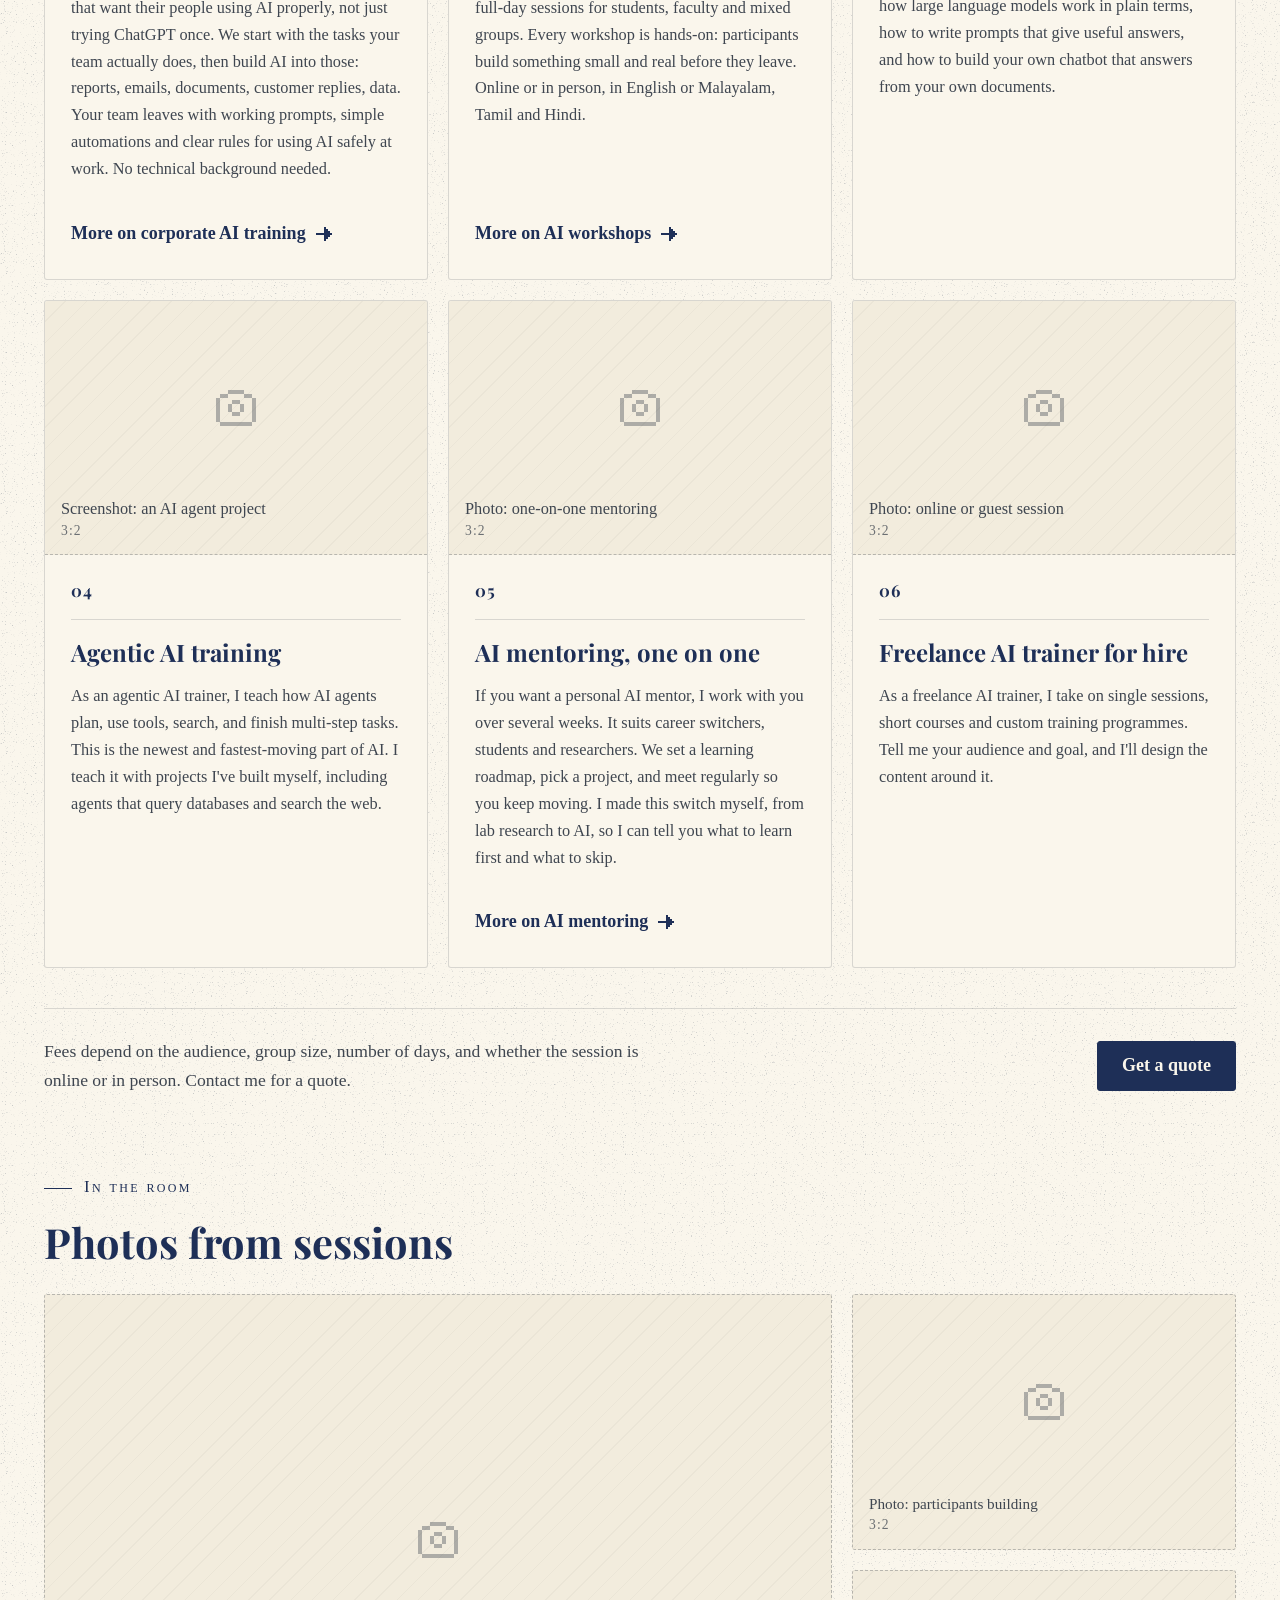
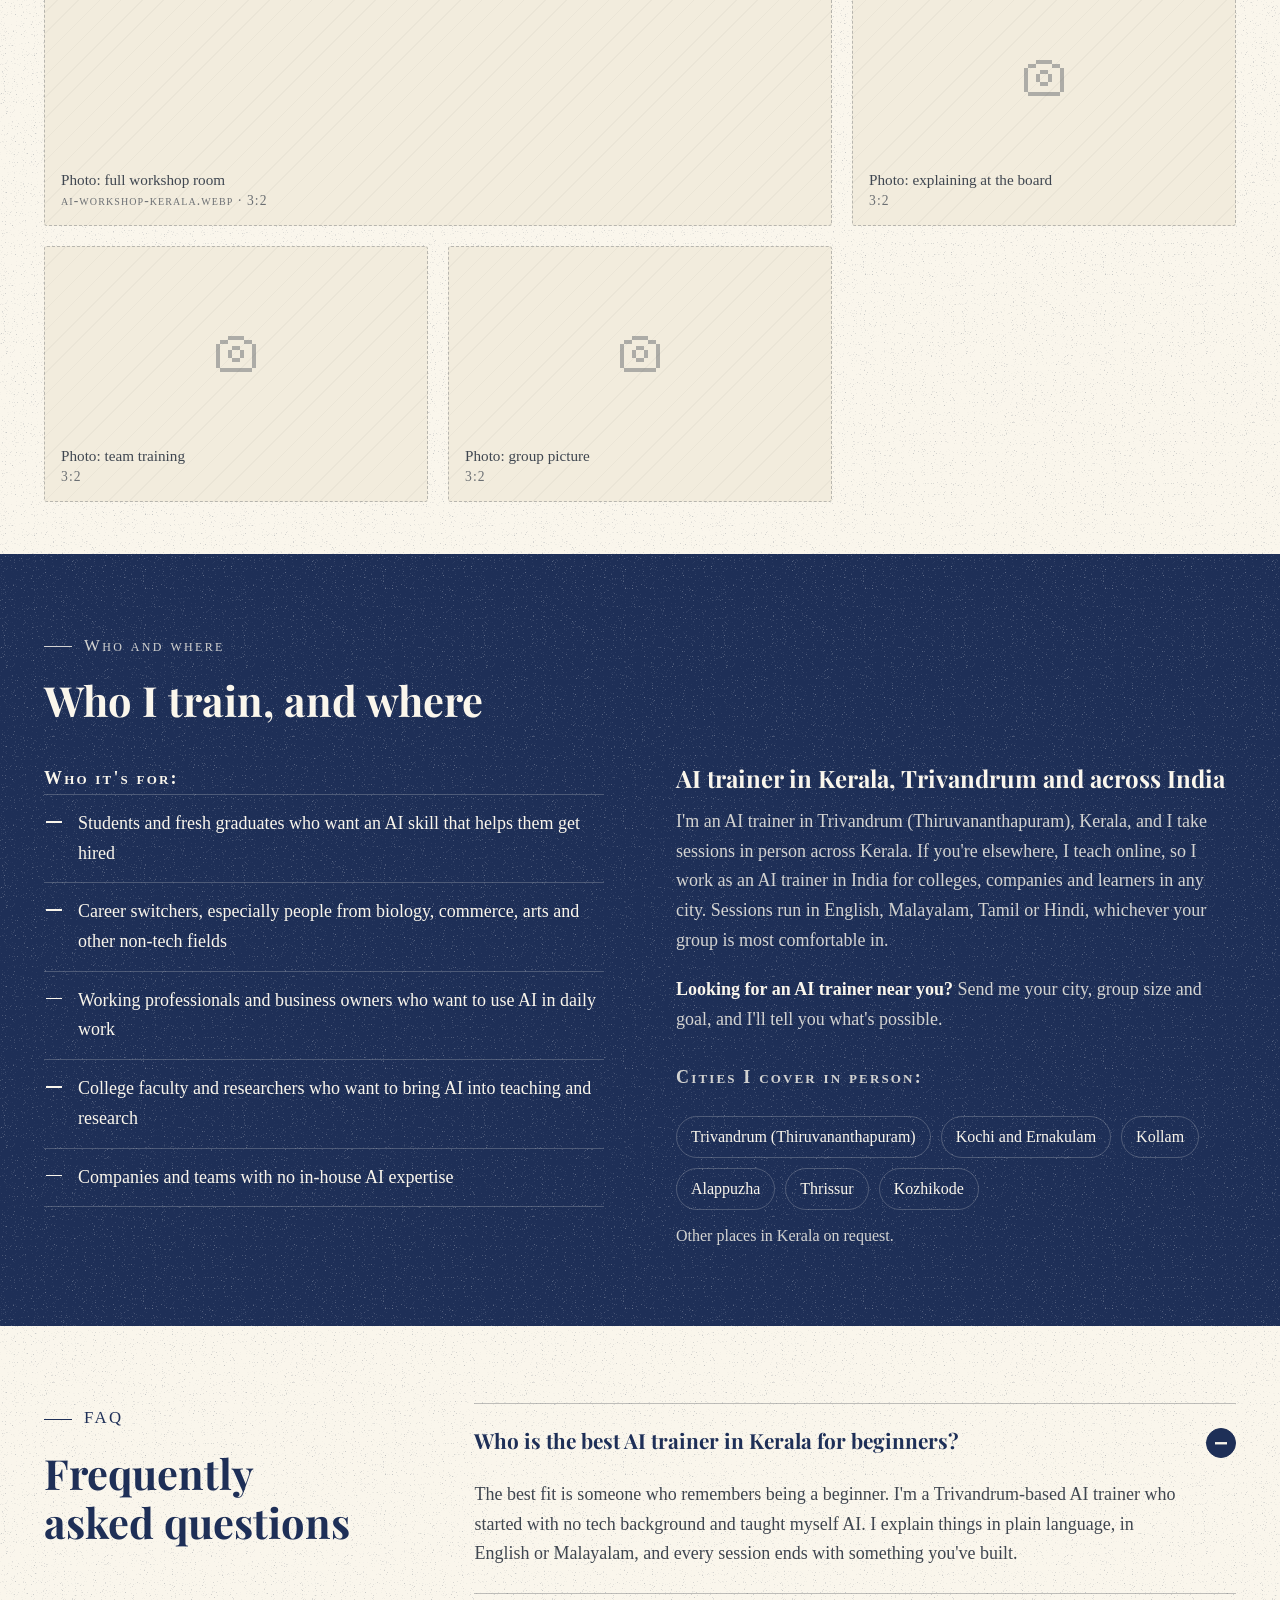
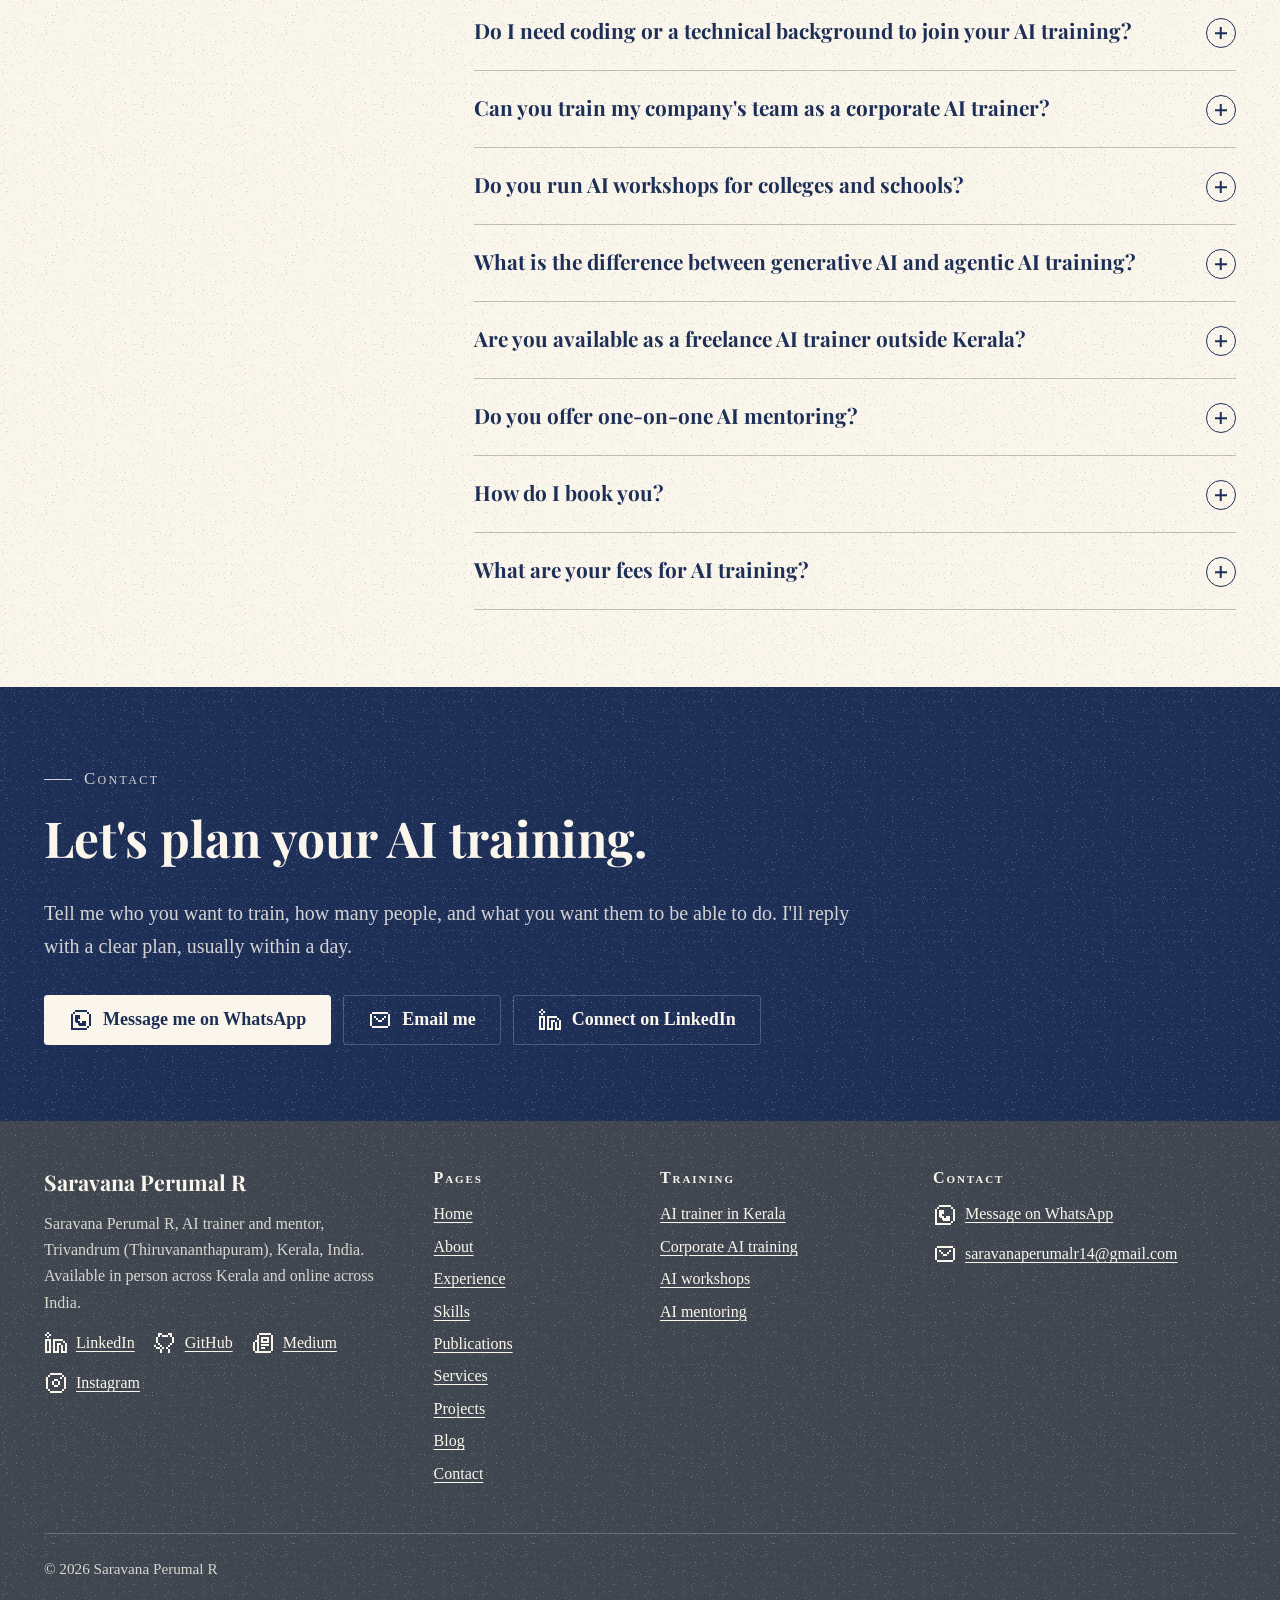
<file: ai-trainer-in-kerala/index.html>
<!doctype html>
<html lang="en-IN">
<head>
  <meta charset="utf-8">
  <meta name="viewport" content="width=device-width, initial-scale=1">
  <script>document.documentElement.classList.add('js');</script>

  <title>AI Trainer in Kerala | Saravana Perumal R, Gen AI Trainer</title>
  <meta name="description" content="Saravana Perumal R is an AI trainer in Trivandrum, Kerala. Corporate AI training, generative AI and agentic AI workshops, and mentoring across India.">
  <meta name="robots" content="index, follow">
  <meta name="theme-color" content="#1E2F57">
  <link rel="icon" type="image/png" href="../assets/img/favicon.png">

  <!-- TODO: replace YOUR-DOMAIN with the live domain (also in og:url, og:image, JSON-LD, sitemap.xml, robots.txt) -->
  <link rel="canonical" href="https://YOUR-DOMAIN/ai-trainer-in-kerala/">

  <meta property="og:type" content="website">
  <meta property="og:locale" content="en_IN">
  <meta property="og:site_name" content="Saravana Perumal R">
  <meta property="og:title" content="AI Trainer in Kerala | Saravana Perumal R, Gen AI Trainer">
  <meta property="og:description" content="Saravana Perumal R is an AI trainer in Trivandrum, Kerala. Corporate AI training, generative AI and agentic AI workshops, and mentoring across India.">
  <meta property="og:url" content="https://YOUR-DOMAIN/ai-trainer-in-kerala/">
  <!-- TODO: add a real photo of Saravana teaching at assets/img/ai-trainer-kerala.jpg (1200x630) -->
  <meta property="og:image" content="https://YOUR-DOMAIN/assets/img/ai-trainer-kerala.jpg">
  <meta property="og:image:alt" content="Saravana Perumal R, AI trainer in Kerala, teaching a generative AI workshop">
  <meta name="twitter:card" content="summary_large_image">

  <link rel="preconnect" href="https://fonts.googleapis.com">
  <link rel="preconnect" href="https://fonts.gstatic.com" crossorigin>
  <link rel="stylesheet" href="https://fonts.googleapis.com/css2?family=Playfair+Display:wght@700;800&family=Tinos:wght@400;700&display=swap">
  <link rel="stylesheet" href="../assets/css/styles.css?v=20261126">

  <script type="application/ld+json">
  {
    "@context": "https://schema.org",
    "@type": "ProfessionalService",
    "name": "Saravana Perumal R, AI Trainer",
    "description": "AI trainer and mentor in Trivandrum, Kerala. Corporate AI training, generative AI and agentic AI workshops across India.",
    "url": "https://YOUR-DOMAIN/ai-trainer-in-kerala/",
    "image": "https://YOUR-DOMAIN/assets/img/ai-trainer-kerala.jpg",
    "email": "saravanaperumalr14@gmail.com",
    "address": {
      "@type": "PostalAddress",
      "addressLocality": "Thiruvananthapuram",
      "addressRegion": "Kerala",
      "addressCountry": "IN"
    },
    "areaServed": ["Kerala", "India"],
    "knowsAbout": ["Generative AI", "Agentic AI", "AI training", "AI mentoring"],
    "sameAs": [
      "https://www.linkedin.com/in/saravana-perumal-r-04b368288",
      "https://github.com/saravanagithub14",
      "https://medium.com/@mynamesaravanaperumal",
      "https://www.instagram.com/prof_ds_"
    ]
  }
  </script>
  <script type="application/ld+json">
  {
    "@context": "https://schema.org",
    "@type": "BreadcrumbList",
    "itemListElement": [
      { "@type": "ListItem", "position": 1, "name": "Home", "item": "https://YOUR-DOMAIN/" },
      { "@type": "ListItem", "position": 2, "name": "Services", "item": "https://YOUR-DOMAIN/services.html" },
      { "@type": "ListItem", "position": 3, "name": "AI trainer in Kerala", "item": "https://YOUR-DOMAIN/ai-trainer-in-kerala/" }
    ]
  }
  </script>
  <!-- FAQPage JSON-LD is generated by assets/js/main.js from the visible FAQ below, so the two never drift. -->

  <script src="../assets/js/main.js?v=20261126" defer></script>
</head>
<body>
  <a class="skip-link" href="#main">Skip to content</a>

  <header class="site-header">
    <div class="container header-inner">
      <a class="brand" href="../index.html">Saravana <span>Perumal R</span></a>
      <button class="nav-toggle" type="button" aria-expanded="false" aria-controls="site-nav">
        <svg class="ico ico-menu nav-ico-open" viewBox="0 0 24 24" fill="currentColor" shape-rendering="crispEdges" aria-hidden="true" focusable="false"><path fill="currentColor" d="M20 18H4v-2h16zm0-5H4v-2h16zm0-5H4V6h16z"/></svg><svg class="ico ico-x nav-ico-close" viewBox="0 0 24 24" fill="currentColor" shape-rendering="crispEdges" aria-hidden="true" focusable="false"><path fill="currentColor" d="M7 19H5v-2h2zm12 0h-2v-2h2zM9 15v2H7v-2zm8 2h-2v-2h2zm-6-2H9v-2h2zm4 0h-2v-2h2zm-2-2h-2v-2h2zm-2-2H9V9h2zm4 0h-2V9h2zM9 9H7V7h2zm8 0h-2V7h2zM7 7H5V5h2zm12 0h-2V5h2z"/></svg>
        Menu
      </button>
      <nav class="site-nav" id="site-nav" aria-label="Main">
        <ul>
          <li><a href="../index.html">Home</a></li>
          <li><a href="../about.html">About</a></li>
          <li><a href="../experience.html">Experience</a></li>
          <li><a href="../skills.html">Skills</a></li>
          <li><a href="../publications.html">Publications</a></li>
          <li class="has-sub">
            <a href="../services.html" class="is-active">Services<svg class="ico ico-chevron-down nav-chevron" viewBox="0 0 24 24" fill="currentColor" shape-rendering="crispEdges" aria-hidden="true" focusable="false"><path fill="currentColor" d="M13 16h-2v-2h2zm-2-2H9v-2h2zm4 0h-2v-2h2zm-6-2H7v-2h2zm8 0h-2v-2h2zM7 10H5V8h2zm12 0h-2V8h2z"/></svg></a>
            <ul class="sub-nav" aria-label="Service pages">
              <li><a href="../ai-trainer-in-kerala/index.html" aria-current="page">AI trainer in Kerala</a></li>
              <li><a href="../corporate-ai-training/index.html">Corporate AI training</a></li>
              <li><a href="../ai-workshops/index.html">AI workshops</a></li>
              <li><a href="../ai-mentor/index.html">AI mentoring</a></li>
            </ul>
          </li>
          <li><a href="../projects.html">Projects</a></li>
          <li><a href="../blog.html">Blog</a></li>
          <li class="nav-cta"><a href="../contact.html">Contact</a></li>
        </ul>
      </nav>
    </div>
  </header>

  <main id="main">

    <!-- ============ Hero ============ -->
    <section class="hero" aria-labelledby="hero-title">
      <div class="container hero-grid">
        <div>
          <nav class="breadcrumb" aria-label="Breadcrumb">
            <ol>
              <li><a href="../index.html">Home</a></li>
              <li><a href="../services.html">Services</a></li>
              <li><span aria-current="page">AI trainer in Kerala</span></li>
            </ol>
          </nav>
          <span class="eyebrow">Trivandrum, Kerala · Online across India</span>
          <h1 id="hero-title">AI Trainer in Kerala: Learn and Build with AI, Even Without a Tech Background</h1>

          <p class="hero-lede">I'm Saravana Perumal R, an AI trainer and mentor based in Trivandrum. I teach generative AI and agentic AI to students, teams and companies across Kerala and India, in plain language, with real projects instead of theory dumps.</p>

          <p>I didn't start in tech. I started in a biology lab, working on stem cells, vaccines and 3D bioprinted skin. I taught myself AI from scratch, built my own projects, and then started teaching it. So when you tell me AI feels too technical, I know exactly where you're stuck. I was there.</p>

          <div class="btn-row">
            <a class="btn btn--primary" href="https://wa.me/917012753018?text=Hi%20Saravana%2C%20I%27d%20like%20to%20book%20an%20AI%20workshop." target="_blank" rel="noopener">Book an AI workshop</a>
            <a class="btn btn--ghost" href="https://wa.me/917012753018?text=Hi%20Saravana%2C%20I%27d%20like%20to%20talk%20about%20corporate%20AI%20training%20for%20my%20team." target="_blank" rel="noopener">Talk about corporate AI training</a>
            <a class="btn btn--ghost" href="https://wa.me/917012753018?text=Hi%20Saravana%2C%20I%27m%20looking%20for%20an%20AI%20mentor." target="_blank" rel="noopener">Find an AI mentor</a>
          </div>
        </div>

        <div class="hero-media">
          <!-- IMAGE: hero, above the fold, so no lazy-loading. Replace the div with:
               <img class="photo photo--portrait" src="../assets/img/ai-trainer-kerala.webp" width="800" height="1000"
                    alt="Saravana Perumal R, AI trainer in Kerala, teaching a generative AI workshop" fetchpriority="high"> -->
          <div class="img-slot img-slot--portrait" aria-hidden="true"><svg class="ico ico-camera img-slot-ico ico-48" viewBox="0 0 24 24" fill="currentColor" shape-rendering="crispEdges" aria-hidden="true" focusable="false"><path fill="currentColor" d="M4 5h4v2H4zm4-2h8v2H8zm8 2h4v2h-4zM2 7h2v12H2zm2 12h16v2H4zM20 7h2v12h-2zM10 8h4v2h-4zm0 6h4v2h-4zm-2-4h2v4H8zm6 0h2v4h-2z"/></svg>
            <p class="img-slot-label">Photo: Saravana teaching a workshop<small>ai-trainer-kerala.webp · 4:5 · 800×1000</small></p>
          </div>
          <p class="hero-badge"><strong>100+</strong>learners trained and mentored</p>
        </div>
      </div>
    </section>

    <!-- Trust line -->
    <div class="trust">
      <div class="container">
        <ul aria-label="At a glance">
          <li>Gen AI Engineer at Blackbox Learning</li>
          <li>100+ learners trained and mentored</li>
          <li>Teaching since 2013</li>
          <li>Researcher turned AI builder</li>
          <li>Teaches in English, Malayalam, Tamil and Hindi</li>
        </ul>
      </div>
    </div>

    <!-- ============ About ============ -->
    <section class="section" id="about" aria-labelledby="about-title">
      <div class="container about-grid">
        <div class="about-aside reveal">
          <span class="eyebrow">About</span>
          <h2 id="about-title">A researcher who taught himself AI</h2>
          <dl class="stats">
            <div><dt>About 7</dt><dd>years in research</dd></div>
            <div><dt>18</dt><dd>AI projects built</dd></div>
            <div><dt>100+</dt><dd>learners trained and mentored</dd></div>
          </dl>
          <!-- IMAGE: replace with <img class="photo photo--portrait about-photo" src="../assets/img/saravana-research-lab.webp" width="800" height="1000" alt="Saravana Perumal R during his research years" loading="lazy"> -->
          <div class="img-slot img-slot--portrait about-photo" aria-hidden="true"><svg class="ico ico-camera img-slot-ico ico-48" viewBox="0 0 24 24" fill="currentColor" shape-rendering="crispEdges" aria-hidden="true" focusable="false"><path fill="currentColor" d="M4 5h4v2H4zm4-2h8v2H8zm8 2h4v2h-4zM2 7h2v12H2zm2 12h16v2H4zM20 7h2v12h-2zM10 8h4v2h-4zm0 6h4v2h-4zm-2-4h2v4H8zm6 0h2v4h-2z"/></svg>
            <p class="img-slot-label">Photo: Saravana in the lab, research years<small>saravana-research-lab.webp · 4:5</small></p>
          </div>
        </div>

        <div>
          <div class="about-block reveal">
            <h3>Why a biologist makes a good AI trainer</h3>
            <p>I spent about seven years in research, at IISER Thiruvananthapuram, ICAR's Central Institute of Brackishwater Aquaculture in Chennai, and Sree Chitra Tirunal Institute (SCTIMST), where I worked for over four years as a Senior Research Fellow. I've published two book chapters and three research articles. I qualified the UGC-NET for Assistant Professor in Life Sciences in 2019.</p>
            <p>In 2023 I moved into data science, then into generative AI. I learned it the hard way: reading, building, breaking things, rebuilding. That's why I teach it the way I do. I explain one idea at a time, I show it working, and I make sure you build something yourself before the session ends.</p>

            <div class="journey journey--row" role="group" aria-label="From research to AI">
              <p class="journey-title">From the lab bench to building AI</p>
              <ol>
                <li><span class="journey-when">About 7 years</span><span class="journey-what">Research at IISER Thiruvananthapuram, ICAR-CIBA Chennai and SCTIMST</span></li>
                <li><span class="journey-when">2023</span><span class="journey-what">Moved into data science, then generative AI</span></li>
                <li><span class="journey-when">2024</span><span class="journey-what">Started teaching and mentoring at Dexpro Innovations</span></li>
                <li><span class="journey-when">2026</span><span class="journey-what">Gen AI Engineer at Blackbox Learning</span></li>
              </ol>
            </div>
          </div>

          <div class="about-block reveal">
            <h3>What I've built, which is what I teach from</h3>
            <p>I'm a Gen AI Engineer at Blackbox Learning, and I've built 18 AI projects of my own. A few of them:</p>
            <ul class="built-list">
              <li>Chatbots that answer questions from your own PDFs and documents (RAG)</li>
              <li>AI agents that use tools, search, and query databases in plain English</li>
              <li>Fine-tuned language models, and apps deployed on AWS</li>
              <li>Computer vision work, including brain tumour detection from MRI scans</li>
            </ul>
            <p>I don't teach what I've only read about. Everything in my sessions is something I've built.</p>
          </div>

          <div class="about-block reveal">
            <h3>Teaching experience</h3>
            <p>I've been teaching since 2013, starting with biology and school-level mathematics. Today I teach machines how to behave like humans, and teach humans how to use, and build, machines that behave like humans.</p>
            <p>I started teaching AI in February 2024. I created workshops and learning material, taught statistics, Python, machine learning and generative AI, and mentored students through placements. I now train students, working professionals and teams in generative AI and agentic AI.</p>
            <p>I've trained and mentored more than 100 students and professionals, through workshops, courses and one-on-one mentoring.</p>
          </div>
        </div>
      </div>
    </section>

    <!-- ============ Services ============ -->
    <section class="section" id="services" aria-labelledby="services-title" style="padding-top:0">
      <div class="container">
        <div class="section-head reveal">
          <span class="eyebrow">Services</span>
          <h2 id="services-title">What I teach and how you can work with me</h2>
        </div>

        <ul class="services-grid">
          <li class="service reveal" id="corporate-ai-training">
            <h3>Corporate AI training for your team</h3>
            <p>I work as an AI corporate trainer for companies that want their people using AI properly, not just trying ChatGPT once. We start with the tasks your team actually does, then build AI into those: reports, emails, documents, customer replies, data. Your team leaves with working prompts, simple automations and clear rules for using AI safely at work. No technical background needed.</p>
            <a class="service-link" href="../corporate-ai-training/index.html">More on corporate AI training<svg class="ico ico-arrow-right" viewBox="0 0 24 24" fill="currentColor" shape-rendering="crispEdges" aria-hidden="true" focusable="false"><g fill="currentColor"><path d="M4 11v2h16v-2zm12 2v2h2v-2zm-2 2v2h2v-2zm-2 2v2h2v-2zm4-6V9h2v2z"/><path d="M14 15V7h2v8zm-2 2V5h2v12z"/></g></svg></a>
            <!-- IMAGE: <img class="photo photo--landscape" src="../assets/img/ai-corporate-training-trivandrum.webp" width="900" height="600" alt="AI corporate training session in Trivandrum" loading="lazy"> -->
            <div class="img-slot img-slot--landscape" aria-hidden="true"><svg class="ico ico-camera img-slot-ico ico-48" viewBox="0 0 24 24" fill="currentColor" shape-rendering="crispEdges" aria-hidden="true" focusable="false"><path fill="currentColor" d="M4 5h4v2H4zm4-2h8v2H8zm8 2h4v2h-4zM2 7h2v12H2zm2 12h16v2H4zM20 7h2v12h-2zM10 8h4v2h-4zm0 6h4v2h-4zm-2-4h2v4H8zm6 0h2v4h-2z"/></svg><p class="img-slot-label">Photo: corporate training session<small>3:2</small></p></div>
          </li>
          <li class="service reveal" id="ai-workshops">
            <h3>AI workshops for colleges and communities</h3>
            <p>As an AI workshop trainer, I run half-day and full-day sessions for students, faculty and mixed groups. Every workshop is hands-on: participants build something small and real before they leave. Online or in person, in English or Malayalam, Tamil and Hindi.</p>
            <a class="service-link" href="../ai-workshops/index.html">More on AI workshops<svg class="ico ico-arrow-right" viewBox="0 0 24 24" fill="currentColor" shape-rendering="crispEdges" aria-hidden="true" focusable="false"><g fill="currentColor"><path d="M4 11v2h16v-2zm12 2v2h2v-2zm-2 2v2h2v-2zm-2 2v2h2v-2zm4-6V9h2v2z"/><path d="M14 15V7h2v8zm-2 2V5h2v12z"/></g></svg></a>
            <div class="img-slot img-slot--landscape" aria-hidden="true"><svg class="ico ico-camera img-slot-ico ico-48" viewBox="0 0 24 24" fill="currentColor" shape-rendering="crispEdges" aria-hidden="true" focusable="false"><path fill="currentColor" d="M4 5h4v2H4zm4-2h8v2H8zm8 2h4v2h-4zM2 7h2v12H2zm2 12h16v2H4zM20 7h2v12h-2zM10 8h4v2h-4zm0 6h4v2h-4zm-2-4h2v4H8zm6 0h2v4h-2z"/></svg><p class="img-slot-label">Photo: college workshop<small>3:2</small></p></div>
          </li>
          <li class="service reveal" id="generative-ai-training">
            <h3>Generative AI training</h3>
            <p>I'm a generative AI trainer for beginners and working professionals across India. You'll learn how large language models work in plain terms, how to write prompts that give useful answers, and how to build your own chatbot that answers from your own documents.</p>
            <div class="img-slot img-slot--landscape" aria-hidden="true"><svg class="ico ico-camera img-slot-ico ico-48" viewBox="0 0 24 24" fill="currentColor" shape-rendering="crispEdges" aria-hidden="true" focusable="false"><path fill="currentColor" d="M4 5h4v2H4zm4-2h8v2H8zm8 2h4v2h-4zM2 7h2v12H2zm2 12h16v2H4zM20 7h2v12h-2zM10 8h4v2h-4zm0 6h4v2h-4zm-2-4h2v4H8zm6 0h2v4h-2z"/></svg><p class="img-slot-label">Photo or screenshot: a chatbot built in class<small>3:2</small></p></div>
          </li>
          <li class="service reveal" id="agentic-ai-training">
            <h3>Agentic AI training</h3>
            <p>As an agentic AI trainer, I teach how AI agents plan, use tools, search, and finish multi-step tasks. This is the newest and fastest-moving part of AI. I teach it with projects I've built myself, including agents that query databases and search the web.</p>
            <div class="img-slot img-slot--landscape" aria-hidden="true"><svg class="ico ico-camera img-slot-ico ico-48" viewBox="0 0 24 24" fill="currentColor" shape-rendering="crispEdges" aria-hidden="true" focusable="false"><path fill="currentColor" d="M4 5h4v2H4zm4-2h8v2H8zm8 2h4v2h-4zM2 7h2v12H2zm2 12h16v2H4zM20 7h2v12h-2zM10 8h4v2h-4zm0 6h4v2h-4zm-2-4h2v4H8zm6 0h2v4h-2z"/></svg><p class="img-slot-label">Screenshot: an AI agent project<small>3:2</small></p></div>
          </li>
          <li class="service reveal" id="ai-mentor">
            <h3>AI mentoring, one on one</h3>
            <p>If you want a personal AI mentor, I work with you over several weeks. It suits career switchers, students and researchers. We set a learning roadmap, pick a project, and meet regularly so you keep moving. I made this switch myself, from lab research to AI, so I can tell you what to learn first and what to skip.</p>
            <a class="service-link" href="../ai-mentor/index.html">More on AI mentoring<svg class="ico ico-arrow-right" viewBox="0 0 24 24" fill="currentColor" shape-rendering="crispEdges" aria-hidden="true" focusable="false"><g fill="currentColor"><path d="M4 11v2h16v-2zm12 2v2h2v-2zm-2 2v2h2v-2zm-2 2v2h2v-2zm4-6V9h2v2z"/><path d="M14 15V7h2v8zm-2 2V5h2v12z"/></g></svg></a>
            <div class="img-slot img-slot--landscape" aria-hidden="true"><svg class="ico ico-camera img-slot-ico ico-48" viewBox="0 0 24 24" fill="currentColor" shape-rendering="crispEdges" aria-hidden="true" focusable="false"><path fill="currentColor" d="M4 5h4v2H4zm4-2h8v2H8zm8 2h4v2h-4zM2 7h2v12H2zm2 12h16v2H4zM20 7h2v12h-2zM10 8h4v2h-4zm0 6h4v2h-4zm-2-4h2v4H8zm6 0h2v4h-2z"/></svg><p class="img-slot-label">Photo: one-on-one mentoring<small>3:2</small></p></div>
          </li>
          <li class="service reveal" id="freelance-ai-trainer">
            <h3>Freelance AI trainer for hire</h3>
            <p>As a freelance AI trainer, I take on single sessions, short courses and custom training programmes. Tell me your audience and goal, and I'll design the content around it.</p>
            <div class="img-slot img-slot--landscape" aria-hidden="true"><svg class="ico ico-camera img-slot-ico ico-48" viewBox="0 0 24 24" fill="currentColor" shape-rendering="crispEdges" aria-hidden="true" focusable="false"><path fill="currentColor" d="M4 5h4v2H4zm4-2h8v2H8zm8 2h4v2h-4zM2 7h2v12H2zm2 12h16v2H4zM20 7h2v12h-2zM10 8h4v2h-4zm0 6h4v2h-4zm-2-4h2v4H8zm6 0h2v4h-2z"/></svg><p class="img-slot-label">Photo: online or guest session<small>3:2</small></p></div>
          </li>
        </ul>

        <div class="services-foot reveal">
          <p>Fees depend on the audience, group size, number of days, and whether the session is online or in person. Contact me for a quote.</p>
          <a class="btn btn--primary" href="#contact">Get a quote</a>
        </div>
      </div>
    </section>

    <!-- ============ Photos from sessions ============ -->
    <section class="section--tight" id="sessions" aria-labelledby="sessions-title" style="padding-top:0">
      <div class="container">
        <div class="section-head reveal" style="margin-bottom:28px">
          <span class="eyebrow">In the room</span>
          <h2 id="sessions-title">Photos from sessions</h2>
        </div>
        <!-- IMAGES: replace each div with <img class="photo photo--landscape" ... loading="lazy">. Keep 5 or remove extras. -->
        <div class="gallery reveal">
          <div class="img-slot img-slot--landscape" aria-hidden="true"><svg class="ico ico-camera img-slot-ico ico-48" viewBox="0 0 24 24" fill="currentColor" shape-rendering="crispEdges" aria-hidden="true" focusable="false"><path fill="currentColor" d="M4 5h4v2H4zm4-2h8v2H8zm8 2h4v2h-4zM2 7h2v12H2zm2 12h16v2H4zM20 7h2v12h-2zM10 8h4v2h-4zm0 6h4v2h-4zm-2-4h2v4H8zm6 0h2v4h-2z"/></svg><p class="img-slot-label">Photo: full workshop room<small>ai-workshop-kerala.webp · 3:2</small></p></div>
          <div class="img-slot img-slot--landscape" aria-hidden="true"><svg class="ico ico-camera img-slot-ico ico-48" viewBox="0 0 24 24" fill="currentColor" shape-rendering="crispEdges" aria-hidden="true" focusable="false"><path fill="currentColor" d="M4 5h4v2H4zm4-2h8v2H8zm8 2h4v2h-4zM2 7h2v12H2zm2 12h16v2H4zM20 7h2v12h-2zM10 8h4v2h-4zm0 6h4v2h-4zm-2-4h2v4H8zm6 0h2v4h-2z"/></svg><p class="img-slot-label">Photo: participants building<small>3:2</small></p></div>
          <div class="img-slot img-slot--landscape" aria-hidden="true"><svg class="ico ico-camera img-slot-ico ico-48" viewBox="0 0 24 24" fill="currentColor" shape-rendering="crispEdges" aria-hidden="true" focusable="false"><path fill="currentColor" d="M4 5h4v2H4zm4-2h8v2H8zm8 2h4v2h-4zM2 7h2v12H2zm2 12h16v2H4zM20 7h2v12h-2zM10 8h4v2h-4zm0 6h4v2h-4zm-2-4h2v4H8zm6 0h2v4h-2z"/></svg><p class="img-slot-label">Photo: explaining at the board<small>3:2</small></p></div>
          <div class="img-slot img-slot--landscape" aria-hidden="true"><svg class="ico ico-camera img-slot-ico ico-48" viewBox="0 0 24 24" fill="currentColor" shape-rendering="crispEdges" aria-hidden="true" focusable="false"><path fill="currentColor" d="M4 5h4v2H4zm4-2h8v2H8zm8 2h4v2h-4zM2 7h2v12H2zm2 12h16v2H4zM20 7h2v12h-2zM10 8h4v2h-4zm0 6h4v2h-4zm-2-4h2v4H8zm6 0h2v4h-2z"/></svg><p class="img-slot-label">Photo: team training<small>3:2</small></p></div>
          <div class="img-slot img-slot--landscape" aria-hidden="true"><svg class="ico ico-camera img-slot-ico ico-48" viewBox="0 0 24 24" fill="currentColor" shape-rendering="crispEdges" aria-hidden="true" focusable="false"><path fill="currentColor" d="M4 5h4v2H4zm4-2h8v2H8zm8 2h4v2h-4zM2 7h2v12H2zm2 12h16v2H4zM20 7h2v12h-2zM10 8h4v2h-4zm0 6h4v2h-4zm-2-4h2v4H8zm6 0h2v4h-2z"/></svg><p class="img-slot-label">Photo: group picture<small>3:2</small></p></div>
        </div>
      </div>
    </section>

    <!-- ============ Who and where ============ -->
    <section class="section section--dark" id="where" aria-labelledby="where-title">
      <div class="container">
        <div class="section-head reveal">
          <span class="eyebrow">Who and where</span>
          <h2 id="where-title">Who I train, and where</h2>
        </div>

        <div class="where-grid">
          <div class="reveal">
            <p class="cities-label" style="margin-top:0">Who it's for:</p>
            <ul class="who-list">
              <li>Students and fresh graduates who want an AI skill that helps them get hired</li>
              <li>Career switchers, especially people from biology, commerce, arts and other non-tech fields</li>
              <li>Working professionals and business owners who want to use AI in daily work</li>
              <li>College faculty and researchers who want to bring AI into teaching and research</li>
              <li>Companies and teams with no in-house AI expertise</li>
            </ul>
          </div>

          <div class="where-copy reveal">
            <h3>AI trainer in Kerala, Trivandrum and across India</h3>
            <p>I'm an AI trainer in Trivandrum (Thiruvananthapuram), Kerala, and I take sessions in person across Kerala. If you're elsewhere, I teach online, so I work as an AI trainer in India for colleges, companies and learners in any city. Sessions run in English, Malayalam, Tamil or Hindi, whichever your group is most comfortable in.</p>
            <p><strong>Looking for an AI trainer near you?</strong> Send me your city, group size and goal, and I'll tell you what's possible.</p>

            <p class="cities-label">Cities I cover in person:</p>
            <ul class="cities">
              <li>Trivandrum (Thiruvananthapuram)</li>
              <li>Kochi and Ernakulam</li>
              <li>Kollam</li>
              <li>Alappuzha</li>
              <li>Thrissur</li>
              <li>Kozhikode</li>
            </ul>
            <p class="cities-note">Other places in Kerala on request.</p>
          </div>
        </div>
      </div>
    </section>

    <!-- ============ FAQ ============ -->
    <section class="section" id="faq" aria-labelledby="faq-title">
      <div class="container faq-grid">
        <div class="section-head reveal">
          <span class="eyebrow">FAQ</span>
          <h2 id="faq-title">Frequently asked questions</h2>
        </div>

        <!-- Each [data-faq-item] feeds the FAQPage JSON-LD in main.js. Edit text here only. -->
        <div class="faq-list">
          <details class="faq-item" data-faq-item open>
            <summary><h3 data-faq-q>Who is the best AI trainer in Kerala for beginners?</h3><span class="faq-icon" aria-hidden="true"></span></summary>
            <div class="faq-answer" data-faq-a><p>The best fit is someone who remembers being a beginner. I'm a Trivandrum-based AI trainer who started with no tech background and taught myself AI. I explain things in plain language, in English or Malayalam, and every session ends with something you've built.</p></div>
          </details>

          <details class="faq-item" data-faq-item>
            <summary><h3 data-faq-q>Do I need coding or a technical background to join your AI training?</h3><span class="faq-icon" aria-hidden="true"></span></summary>
            <div class="faq-answer" data-faq-a><p>No. Most of my learners are not technical. We start with how AI works in simple terms and with tools you can use right away. Coding is added only if your goal needs it.</p></div>
          </details>

          <details class="faq-item" data-faq-item>
            <summary><h3 data-faq-q>Can you train my company's team as a corporate AI trainer?</h3><span class="faq-icon" aria-hidden="true"></span></summary>
            <div class="faq-answer" data-faq-a><p>Yes. I design corporate AI training around your team's real tasks, such as documents, reports, customer messages and data. Tell me the team size and the work they do, and I'll propose a plan.</p></div>
          </details>

          <details class="faq-item" data-faq-item>
            <summary><h3 data-faq-q>Do you run AI workshops for colleges and schools?</h3><span class="faq-icon" aria-hidden="true"></span></summary>
            <div class="faq-answer" data-faq-a><p>Yes. As an AI workshop trainer, I run half-day and full-day workshops for students and faculty, in person in Kerala or online anywhere in India.</p></div>
          </details>

          <details class="faq-item" data-faq-item>
            <summary><h3 data-faq-q>What is the difference between generative AI and agentic AI training?</h3><span class="faq-icon" aria-hidden="true"></span></summary>
            <div class="faq-answer" data-faq-a><p>Generative AI training covers tools that create text, images and answers from a prompt, like ChatGPT. Agentic AI training goes a step further: AI that plans, uses tools and completes multi-step tasks on its own. I teach both, starting with generative AI.</p></div>
          </details>

          <details class="faq-item" data-faq-item>
            <summary><h3 data-faq-q>Are you available as a freelance AI trainer outside Kerala?</h3><span class="faq-icon" aria-hidden="true"></span></summary>
            <div class="faq-answer" data-faq-a><p>Yes. I take freelance training work across India, mostly online. For in-person sessions outside Kerala, we can discuss travel.</p></div>
          </details>

          <details class="faq-item" data-faq-item>
            <summary><h3 data-faq-q>Do you offer one-on-one AI mentoring?</h3><span class="faq-icon" aria-hidden="true"></span></summary>
            <div class="faq-answer" data-faq-a><p>Yes. As an AI mentor, I work with career switchers, students and researchers over several weeks: a roadmap, a real project, and regular check-ins.</p></div>
          </details>

          <details class="faq-item" data-faq-item>
            <summary><h3 data-faq-q>How do I book you?</h3><span class="faq-icon" aria-hidden="true"></span></summary>
            <div class="faq-answer" data-faq-a><p>Send a message on WhatsApp or email with your city, group size and goal. I reply with what I'd recommend and how we could work together.</p></div>
          </details>

          <details class="faq-item" data-faq-item>
            <summary><h3 data-faq-q>What are your fees for AI training?</h3><span class="faq-icon" aria-hidden="true"></span></summary>
            <div class="faq-answer" data-faq-a><p>Fees depend on the audience, group size, number of days, and whether the session is online or in person. Message me with those details and I'll send you a quote.</p></div>
          </details>
        </div>
      </div>
    </section>

    <!-- ============ Call to action ============ -->
    <section class="cta" id="contact" aria-labelledby="contact-title">
      <div class="container">
        <div class="cta-inner reveal">
          <span class="eyebrow" style="color:rgba(250,246,236,.82)">Contact</span>
          <h2 id="contact-title">Let's plan your AI training.</h2>
          <p>Tell me who you want to train, how many people, and what you want them to be able to do. I'll reply with a clear plan, usually within a day.</p>
          <div class="btn-row">
            <a class="btn btn--light" href="https://wa.me/917012753018?text=Hi%20Saravana%2C%20I%27d%20like%20to%20plan%20an%20AI%20training.%20City%3A%20%20Group%20size%3A%20%20Goal%3A%20" target="_blank" rel="noopener">
              <svg class="ico ico-whatsapp" viewBox="0 0 24 24" fill="currentColor" shape-rendering="crispEdges" aria-hidden="true" focusable="false"><path fill="currentColor" d="M4 20h14v2H2V6h2zm16 0h-2v-2h2zm-9-9H9v2h2v2h2v-2h4v5h-7v-1H9v-2H7v-1H6V7h5zm11 7h-2V6h2zM6 6H4V4h2zm14 0h-2V4h2zm-2-2H6V2h12z"/></svg>
              Message me on WhatsApp
            </a>
            <a class="btn btn--outline-light" href="mailto:saravanaperumalr14@gmail.com?subject=AI%20training%20enquiry">
              <svg class="ico ico-mail" viewBox="0 0 24 24" fill="currentColor" shape-rendering="crispEdges" aria-hidden="true" focusable="false"><path fill="currentColor" d="M6 8h2v2H6zm2 2h2v2H8zm10-2h-2v2h2zm-2 2h-2v2h2zm-6 2h4v2h-4zM2 6h2v12H2zm18 0h2v12h-2zM4 4h16v2H4zm0 14h16v2H4z"/></svg>
              Email me
            </a>
            <a class="btn btn--outline-light" href="https://www.linkedin.com/in/saravana-perumal-r-04b368288" target="_blank" rel="noopener">
              <svg class="ico ico-linkedin" viewBox="0 0 24 24" fill="currentColor" shape-rendering="crispEdges" aria-hidden="true" focusable="false"><path fill="currentColor" d="M7 22H1V8h6zm12-12h-8v10h2v-8h4v2h-2v8H9V8h10zm4 12h-6v-8h2v6h2v-8h2zM3 20h2V10H3zm18-8h-2v-2h2zM5 7H3V5h2zM3 5H1V3h2zm4 0H5V3h2zM5 3H3V1h2z"/></svg>
              Connect on LinkedIn
            </a>
          </div>
        </div>
      </div>
    </section>
  </main>

  <footer class="site-footer">
    <div class="container">
      <div class="footer-grid">
        <div>
          <p class="footer-brand">Saravana Perumal R</p>
          <address style="font-style:normal">
            <p>Saravana Perumal R, AI trainer and mentor, Trivandrum (Thiruvananthapuram), Kerala, India. Available in person across Kerala and online across India.</p>
          </address>
          <ul class="footer-social">
            <li><a class="with-ico" href="https://www.linkedin.com/in/saravana-perumal-r-04b368288" target="_blank" rel="noopener"><svg class="ico ico-linkedin" viewBox="0 0 24 24" fill="currentColor" shape-rendering="crispEdges" aria-hidden="true" focusable="false"><path fill="currentColor" d="M7 22H1V8h6zm12-12h-8v10h2v-8h4v2h-2v8H9V8h10zm4 12h-6v-8h2v6h2v-8h2zM3 20h2V10H3zm18-8h-2v-2h2zM5 7H3V5h2zM3 5H1V3h2zm4 0H5V3h2zM5 3H3V1h2z"/></svg>LinkedIn</a></li>
            <li><a class="with-ico" href="https://github.com/saravanagithub14" target="_blank" rel="noopener"><svg class="ico ico-github" viewBox="0 0 24 24" fill="currentColor" shape-rendering="crispEdges" aria-hidden="true" focusable="false"><path fill="currentColor" d="M5 2h4v2H7v2H5zm0 10H3V6h2zm2 2H5v-2h2zm2 2v-2H7v2H3v-2H1v2h2v2h4v4h2v-4h2v-2zm0 0v2H7v-2zm6-12v2H9V4zm4 2h-2V4h-2V2h4zm0 6V6h2v6zm-2 2v-2h2v2zm-2 2v-2h2v2zm0 2h-2v-2h2zm0 0h2v4h-2z"/></svg>GitHub</a></li>
            <li><a class="with-ico" href="https://medium.com/@mynamesaravanaperumal" target="_blank" rel="noopener"><svg class="ico ico-medium" viewBox="0 0 24 24" fill="currentColor" shape-rendering="crispEdges" aria-hidden="true" focusable="false"><path fill="currentColor" d="M8 2h12v2H8zM6 4h2v16H6zm14 0h2v16h-2zM4 20h16v2H4zm-2-9h2v9H2zm2-2h2v2H4zm6-3h8v2h-8zm0 4h8v2h-8zm0-2h2v2h-2zm6 0h2v2h-2zm-6 5h8v2h-8zm0 3h4v2h-4z"/></svg>Medium</a></li>
            <li><a class="with-ico" href="https://www.instagram.com/prof_ds_" target="_blank" rel="noopener"><svg class="ico ico-instagram" viewBox="0 0 24 24" fill="currentColor" shape-rendering="crispEdges" aria-hidden="true" focusable="false"><path fill="currentColor" d="M18 22H6v-2h12zM6 20H4v-2h2zm14 0h-2v-2h2zM4 18H2V6h2zm18 0h-2V6h2zm-8-2h-4v-2h4zm-4-2H8v-4h2zm6 0h-2v-4h2zm-2-4h-4V8h4zm4-2h-2V6h2zM6 6H4V4h2zm14 0h-2V4h2zm-2-2H6V2h12z"/></svg>Instagram</a></li>
          </ul>
        </div>
        <div>
          <p class="footer-label">Pages</p>
          <ul class="footer-list">
            <li><a href="../index.html">Home</a></li>
            <li><a href="../about.html">About</a></li>
            <li><a href="../experience.html">Experience</a></li>
            <li><a href="../skills.html">Skills</a></li>
            <li><a href="../publications.html">Publications</a></li>
            <li><a href="../services.html">Services</a></li>
            <li><a href="../projects.html">Projects</a></li>
            <li><a href="../blog.html">Blog</a></li>
            <li><a href="../contact.html">Contact</a></li>
          </ul>
        </div>
        <div>
          <p class="footer-label">Training</p>
          <ul class="footer-list">
            <li><a href="../ai-trainer-in-kerala/index.html">AI trainer in Kerala</a></li>
            <li><a href="../corporate-ai-training/index.html">Corporate AI training</a></li>
            <li><a href="../ai-workshops/index.html">AI workshops</a></li>
            <li><a href="../ai-mentor/index.html">AI mentoring</a></li>
          </ul>
        </div>
        <div>
          <p class="footer-label">Contact</p>
          <ul class="footer-list">
            <li><a class="with-ico" href="https://wa.me/917012753018" target="_blank" rel="noopener"><svg class="ico ico-whatsapp" viewBox="0 0 24 24" fill="currentColor" shape-rendering="crispEdges" aria-hidden="true" focusable="false"><path fill="currentColor" d="M4 20h14v2H2V6h2zm16 0h-2v-2h2zm-9-9H9v2h2v2h2v-2h4v5h-7v-1H9v-2H7v-1H6V7h5zm11 7h-2V6h2zM6 6H4V4h2zm14 0h-2V4h2zm-2-2H6V2h12z"/></svg>Message on WhatsApp</a></li>
            <li><a class="with-ico" href="mailto:saravanaperumalr14@gmail.com"><svg class="ico ico-mail" viewBox="0 0 24 24" fill="currentColor" shape-rendering="crispEdges" aria-hidden="true" focusable="false"><path fill="currentColor" d="M6 8h2v2H6zm2 2h2v2H8zm10-2h-2v2h2zm-2 2h-2v2h2zm-6 2h4v2h-4zM2 6h2v12H2zm18 0h2v12h-2zM4 4h16v2H4zm0 14h16v2H4z"/></svg>saravanaperumalr14@gmail.com</a></li>
          </ul>
        </div>
      </div>
      <p class="footer-base">&copy; <span data-year>2026</span> Saravana Perumal R</p>
    </div>
  </footer>
  <a class="wa-float" href="https://wa.me/917012753018?text=Hi%20Saravana%2C%20I%27d%20like%20to%20know%20more%20about%20your%20AI%20training." target="_blank" rel="noopener" aria-label="Message Saravana on WhatsApp"><svg class="ico ico-whatsapp" viewBox="0 0 24 24" fill="currentColor" shape-rendering="crispEdges" aria-hidden="true" focusable="false"><path fill="currentColor" d="M4 20h14v2H2V6h2zm16 0h-2v-2h2zm-9-9H9v2h2v2h2v-2h4v5h-7v-1H9v-2H7v-1H6V7h5zm11 7h-2V6h2zM6 6H4V4h2zm14 0h-2V4h2zm-2-2H6V2h12z"/></svg><span class="wa-float-label">WhatsApp</span></a>
</body>
</html>
</file>
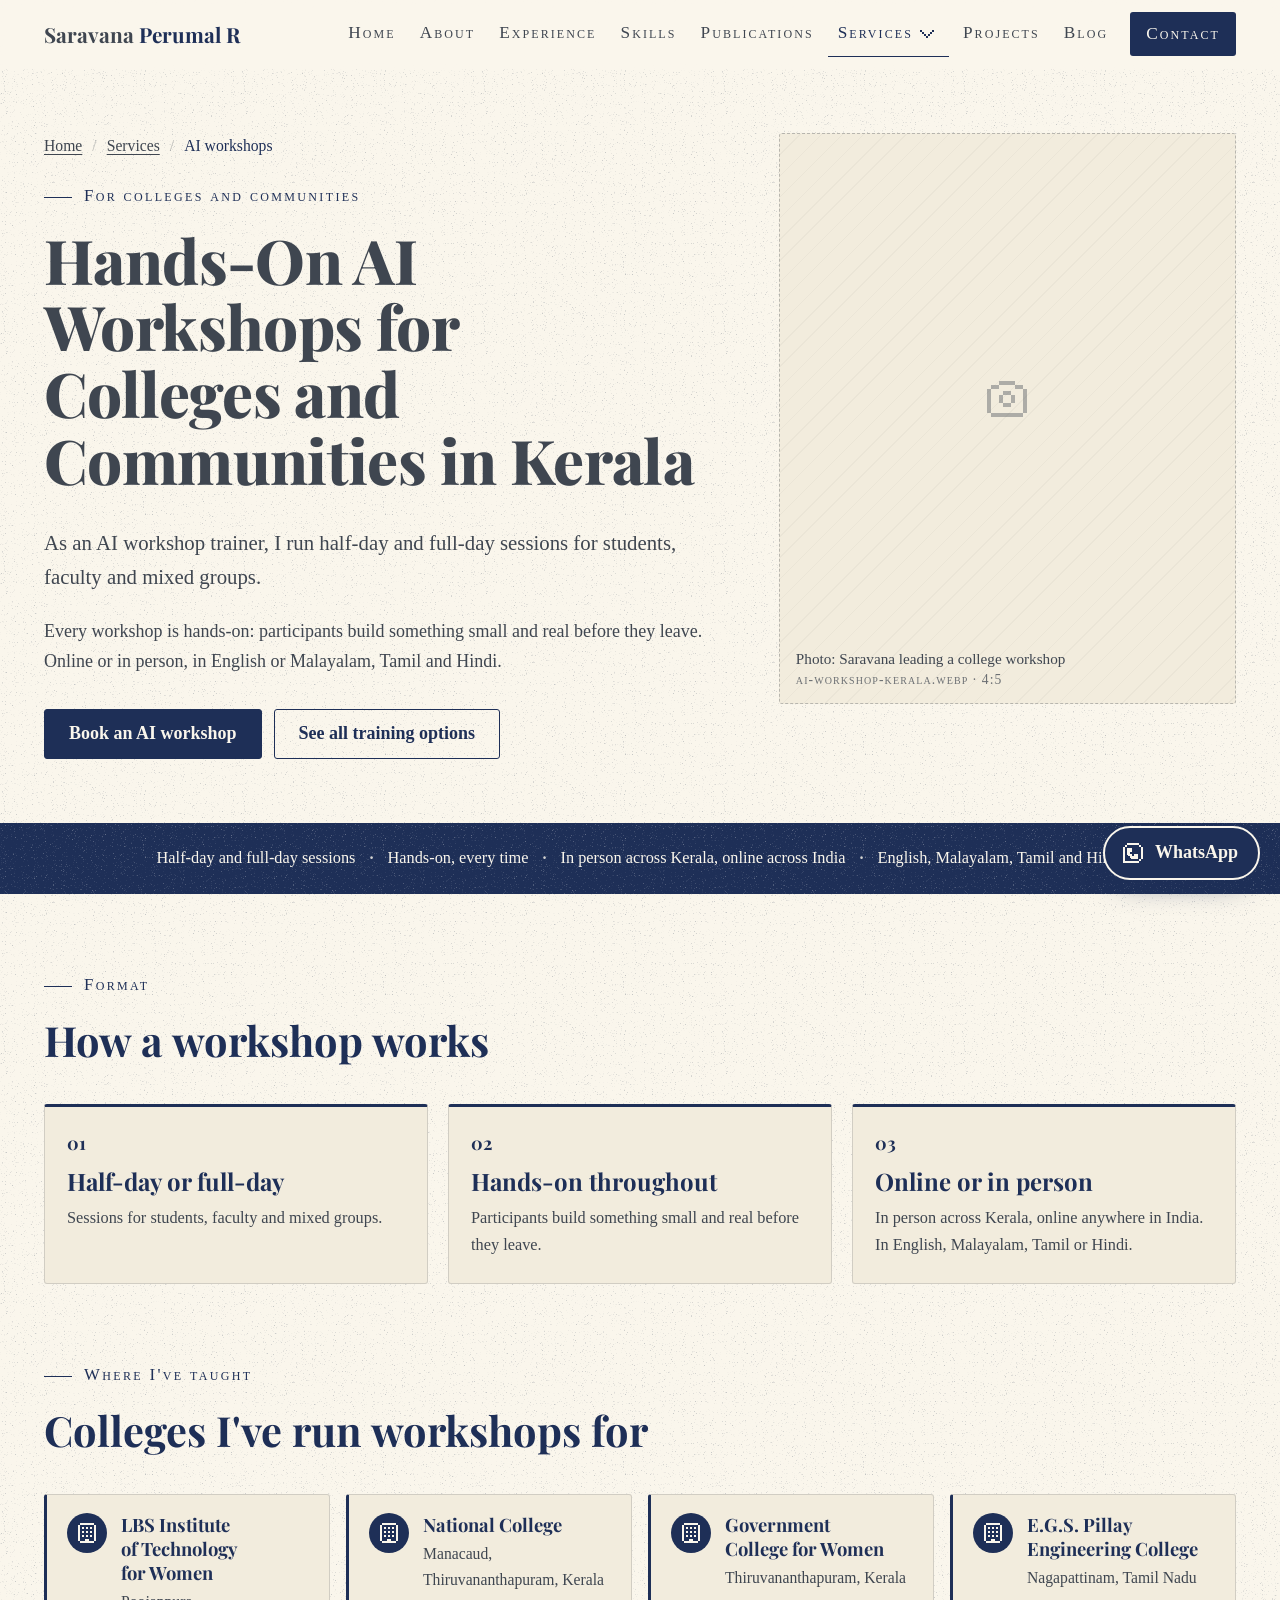
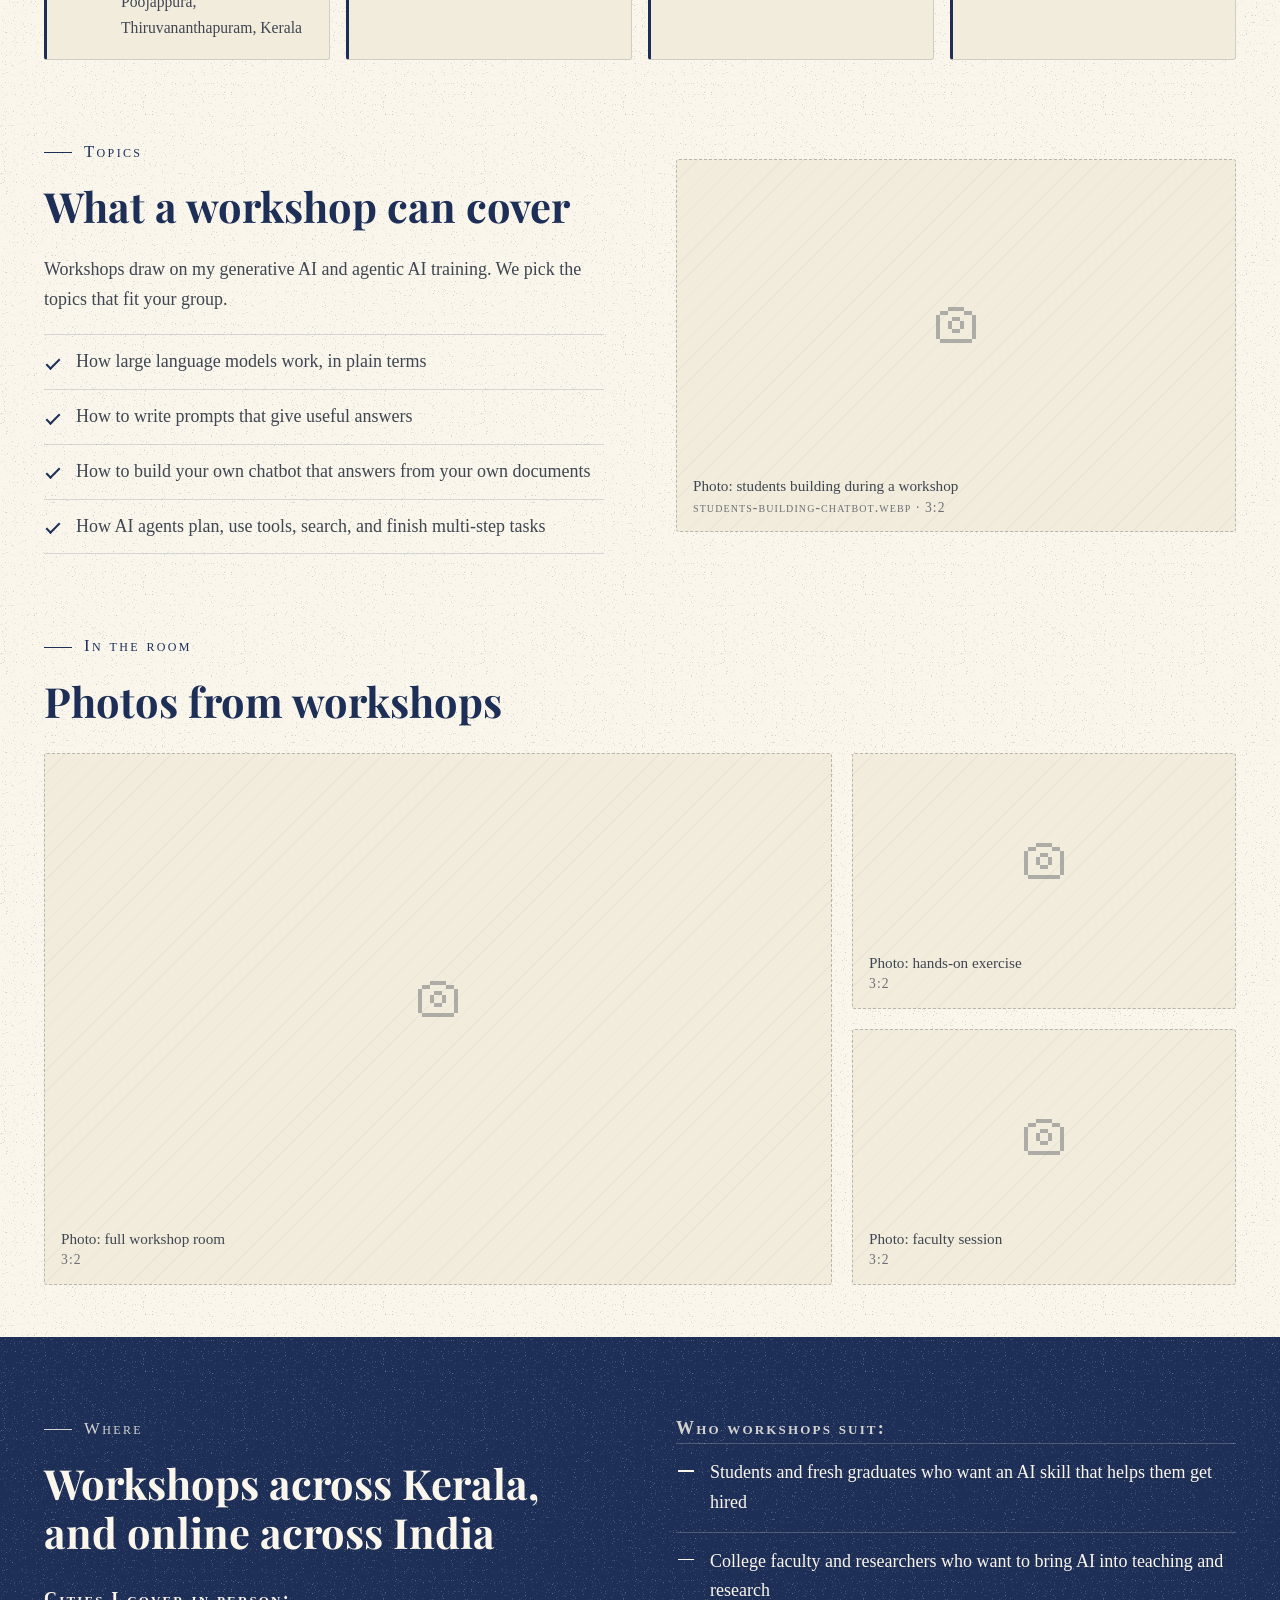
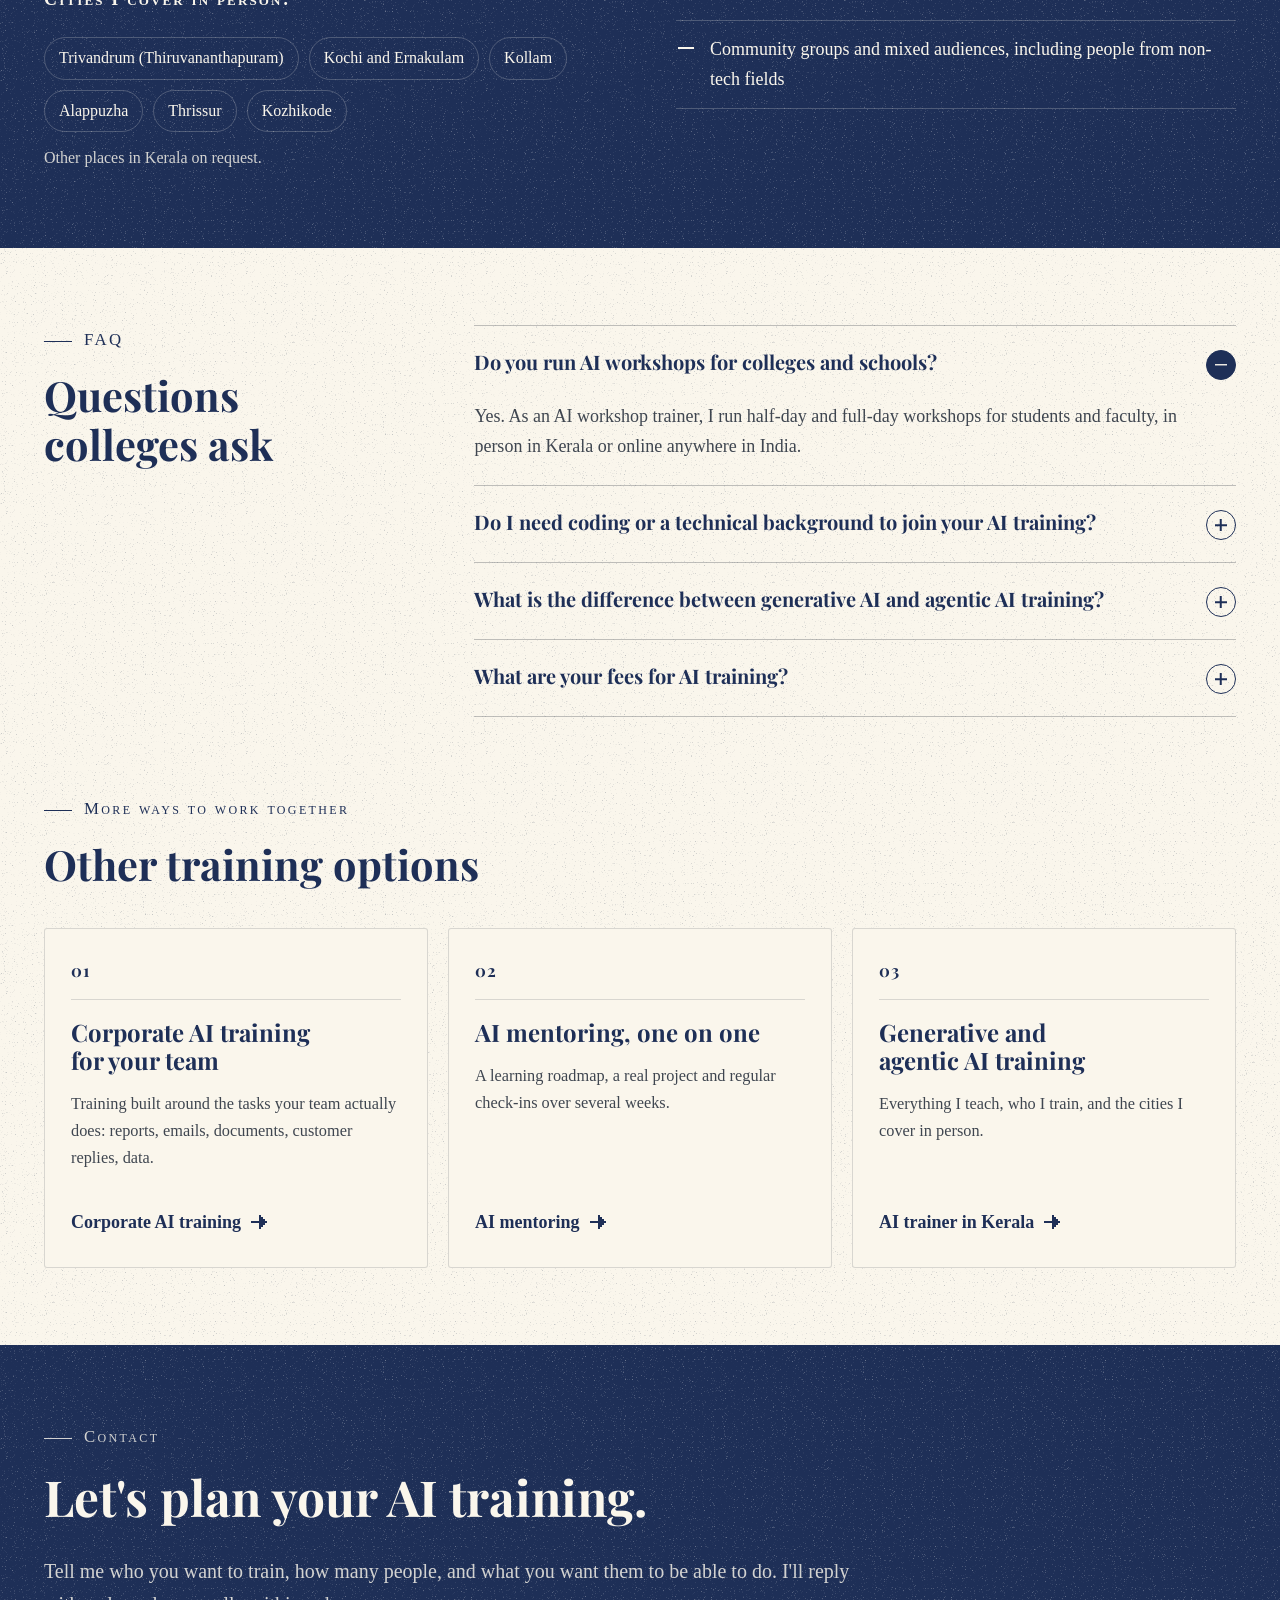
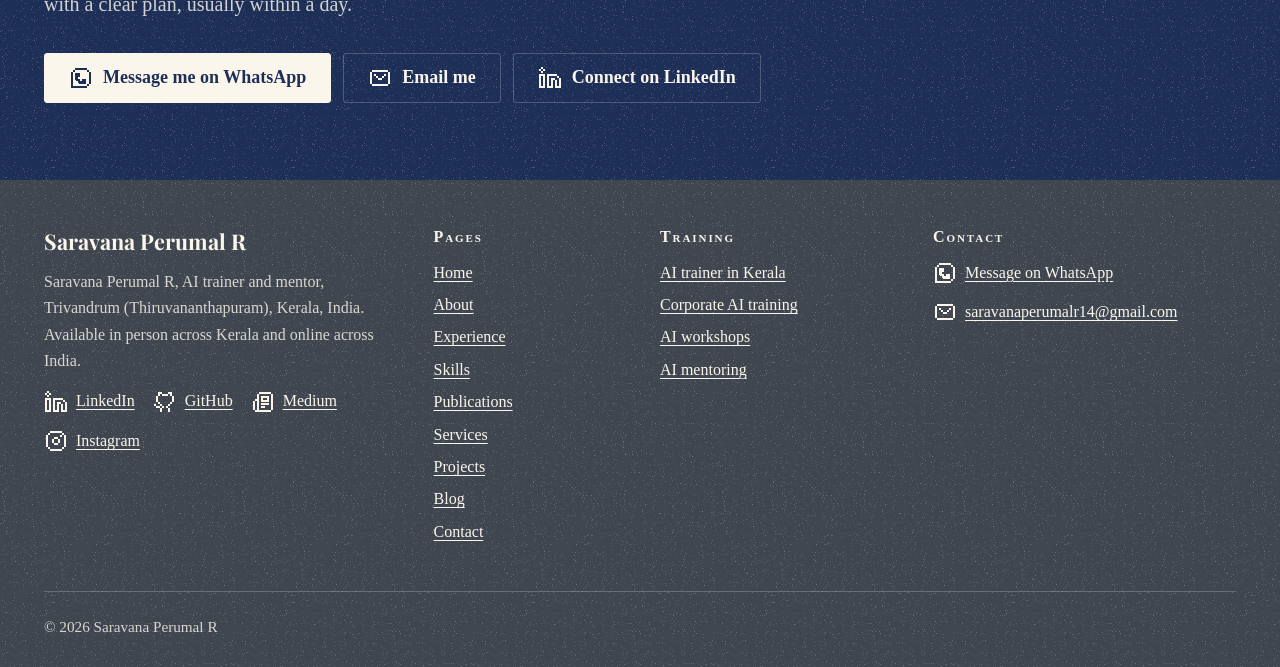
<file: ai-workshops/index.html>
<!doctype html>
<html lang="en-IN">
<head>
  <meta charset="utf-8">
  <meta name="viewport" content="width=device-width, initial-scale=1">
  <script>document.documentElement.classList.add('js');</script>

  <title>AI Workshops for Colleges in Kerala | Saravana Perumal R</title>
  <meta name="description" content="Hands-on AI workshops for students, faculty and mixed groups. Half-day and full-day sessions with Saravana Perumal R, in person across Kerala or online.">
  <meta name="theme-color" content="#1E2F57">
  <link rel="icon" type="image/png" href="../assets/img/favicon.png">

  <!-- TODO: replace YOUR-DOMAIN with the live domain -->
  <link rel="canonical" href="https://YOUR-DOMAIN/ai-workshops/">
  <meta property="og:type" content="website">
  <meta property="og:locale" content="en_IN">
  <meta property="og:site_name" content="Saravana Perumal R">
  <meta property="og:title" content="AI Workshops for Colleges in Kerala | Saravana Perumal R">
  <meta property="og:description" content="Hands-on AI workshops for students, faculty and mixed groups. Half-day and full-day sessions with Saravana Perumal R, in person across Kerala or online.">
  <meta property="og:url" content="https://YOUR-DOMAIN/ai-workshops/">
  <meta property="og:image" content="https://YOUR-DOMAIN/assets/img/ai-workshop-kerala.jpg">
  <meta name="twitter:card" content="summary_large_image">

  <link rel="preconnect" href="https://fonts.googleapis.com">
  <link rel="preconnect" href="https://fonts.gstatic.com" crossorigin>
  <link rel="stylesheet" href="https://fonts.googleapis.com/css2?family=Playfair+Display:wght@700;800&family=Tinos:wght@400;700&display=swap">
  <link rel="stylesheet" href="../assets/css/styles.css?v=20261126">

  <script type="application/ld+json">
  {
    "@context": "https://schema.org",
    "@graph": [
      {
        "@type": "Service",
        "name": "AI workshops for colleges and communities",
        "serviceType": "AI workshop",
        "url": "https://YOUR-DOMAIN/ai-workshops/",
        "areaServed": ["Kerala", "India"],
        "provider": {
          "@type": "ProfessionalService",
          "name": "Saravana Perumal R, AI Trainer",
          "url": "https://YOUR-DOMAIN/ai-trainer-in-kerala/"
        }
      },
      {
        "@type": "BreadcrumbList",
        "itemListElement": [
          { "@type": "ListItem", "position": 1, "name": "Home", "item": "https://YOUR-DOMAIN/" },
          { "@type": "ListItem", "position": 2, "name": "Services", "item": "https://YOUR-DOMAIN/services.html" },
          { "@type": "ListItem", "position": 3, "name": "AI workshops", "item": "https://YOUR-DOMAIN/ai-workshops/" }
        ]
      }
    ]
  }
  </script>

  <script src="../assets/js/main.js?v=20261126" defer></script>
</head>
<body>
  <a class="skip-link" href="#main">Skip to content</a>

  <header class="site-header">
    <div class="container header-inner">
      <a class="brand" href="../index.html">Saravana <span>Perumal R</span></a>
      <button class="nav-toggle" type="button" aria-expanded="false" aria-controls="site-nav">
        <svg class="ico ico-menu nav-ico-open" viewBox="0 0 24 24" fill="currentColor" shape-rendering="crispEdges" aria-hidden="true" focusable="false"><path fill="currentColor" d="M20 18H4v-2h16zm0-5H4v-2h16zm0-5H4V6h16z"/></svg><svg class="ico ico-x nav-ico-close" viewBox="0 0 24 24" fill="currentColor" shape-rendering="crispEdges" aria-hidden="true" focusable="false"><path fill="currentColor" d="M7 19H5v-2h2zm12 0h-2v-2h2zM9 15v2H7v-2zm8 2h-2v-2h2zm-6-2H9v-2h2zm4 0h-2v-2h2zm-2-2h-2v-2h2zm-2-2H9V9h2zm4 0h-2V9h2zM9 9H7V7h2zm8 0h-2V7h2zM7 7H5V5h2zm12 0h-2V5h2z"/></svg>
        Menu
      </button>
      <nav class="site-nav" id="site-nav" aria-label="Main">
        <ul>
          <li><a href="../index.html">Home</a></li>
          <li><a href="../about.html">About</a></li>
          <li><a href="../experience.html">Experience</a></li>
          <li><a href="../skills.html">Skills</a></li>
          <li><a href="../publications.html">Publications</a></li>
          <li class="has-sub">
            <a href="../services.html" class="is-active">Services<svg class="ico ico-chevron-down nav-chevron" viewBox="0 0 24 24" fill="currentColor" shape-rendering="crispEdges" aria-hidden="true" focusable="false"><path fill="currentColor" d="M13 16h-2v-2h2zm-2-2H9v-2h2zm4 0h-2v-2h2zm-6-2H7v-2h2zm8 0h-2v-2h2zM7 10H5V8h2zm12 0h-2V8h2z"/></svg></a>
            <ul class="sub-nav" aria-label="Service pages">
              <li><a href="../ai-trainer-in-kerala/index.html">AI trainer in Kerala</a></li>
              <li><a href="../corporate-ai-training/index.html">Corporate AI training</a></li>
              <li><a href="../ai-workshops/index.html" aria-current="page">AI workshops</a></li>
              <li><a href="../ai-mentor/index.html">AI mentoring</a></li>
            </ul>
          </li>
          <li><a href="../projects.html">Projects</a></li>
          <li><a href="../blog.html">Blog</a></li>
          <li class="nav-cta"><a href="../contact.html">Contact</a></li>
        </ul>
      </nav>
    </div>
  </header>

  <main id="main">
    <section class="hero" aria-labelledby="hero-title">
      <div class="container hero-grid">
        <div>
          <nav class="breadcrumb" aria-label="Breadcrumb">
            <ol>
              <li><a href="../index.html">Home</a></li>
              <li><a href="../services.html">Services</a></li>
              <li><span aria-current="page">AI workshops</span></li>
            </ol>
          </nav>
          <span class="eyebrow">For colleges and communities</span>
          <h1 id="hero-title">Hands-On AI Workshops for Colleges and Communities in Kerala</h1>
          <p class="hero-lede">As an AI workshop trainer, I run half-day and full-day sessions for students, faculty and mixed groups.</p>
          <p>Every workshop is hands-on: participants build something small and real before they leave. Online or in person, in English or Malayalam, Tamil and Hindi.</p>
          <div class="btn-row">
            <a class="btn btn--primary" href="https://wa.me/917012753018?text=Hi%20Saravana%2C%20I%27d%20like%20to%20book%20an%20AI%20workshop." target="_blank" rel="noopener">Book an AI workshop</a>
            <a class="btn btn--ghost" href="../services.html">See all training options</a>
          </div>
        </div>
        <div class="hero-media">
          <!-- IMAGE (hero, no lazy-load): <img class="photo photo--portrait" src="../assets/img/ai-workshop-kerala.webp" width="800" height="1000" alt="Saravana Perumal R, AI trainer in Kerala, teaching a generative AI workshop" fetchpriority="high"> -->
          <div class="img-slot img-slot--portrait" aria-hidden="true"><svg class="ico ico-camera img-slot-ico ico-48" viewBox="0 0 24 24" fill="currentColor" shape-rendering="crispEdges" aria-hidden="true" focusable="false"><path fill="currentColor" d="M4 5h4v2H4zm4-2h8v2H8zm8 2h4v2h-4zM2 7h2v12H2zm2 12h16v2H4zM20 7h2v12h-2zM10 8h4v2h-4zm0 6h4v2h-4zm-2-4h2v4H8zm6 0h2v4h-2z"/></svg>
            <p class="img-slot-label">Photo: Saravana leading a college workshop<small>ai-workshop-kerala.webp · 4:5</small></p>
          </div>
        </div>
      </div>
    </section>

    <div class="trust">
      <div class="container">
        <ul aria-label="At a glance">
          <li>Half-day and full-day sessions</li>
          <li>Hands-on, every time</li>
          <li>In person across Kerala, online across India</li>
          <li>English, Malayalam, Tamil and Hindi</li>
        </ul>
      </div>
    </div>

    <section class="section" aria-labelledby="how-title">
      <div class="container">
        <div class="section-head reveal">
          <span class="eyebrow">Format</span>
          <h2 id="how-title">How a workshop works</h2>
        </div>
        <!-- TODO (open item 5): add typical group size and what participants receive afterwards once Saravana confirms -->
        <ol class="points reveal">
          <li>
            <h3>Half-day or full-day</h3>
            <p>Sessions for students, faculty and mixed groups.</p>
          </li>
          <li>
            <h3>Hands-on throughout</h3>
            <p>Participants build something small and real before they leave.</p>
          </li>
          <li>
            <h3>Online or in person</h3>
            <p>In person across Kerala, online anywhere in India. In English, Malayalam, Tamil or Hindi.</p>
          </li>
        </ol>
      </div>
    </section>

    <section class="section" aria-labelledby="venues-title" style="padding-top:0">
      <div class="container">
        <div class="section-head reveal">
          <span class="eyebrow">Where I've taught</span>
          <h2 id="venues-title">Colleges I've run workshops for</h2>
        </div>
        <!-- Confirmed by Saravana (Nov 2026). Add new colleges here as they happen. -->
        <ul class="venue-grid reveal">
          <li class="venue-card"><span class="qual-icon"><svg class="ico ico-landmark" viewBox="0 0 24 24" fill="currentColor" shape-rendering="crispEdges" aria-hidden="true" focusable="false"><path fill="currentColor" d="M5 2h14v2H5zm0 18h14v2H5zM3 4h2v16H3zm16 0h2v16h-2zM7 6h2v2H7zm4 0h2v2h-2zm4 0h2v2h-2zm-8 4h2v2H7zm4 0h2v2h-2zm4 0h2v2h-2zm-8 4h2v2H7zm4 0h2v2h-2zm-1 4h4v2h-4zm5-4h2v2h-2z"/></svg></span><div><h3>LBS Institute of Technology for Women</h3><p>Poojappura, Thiruvananthapuram, Kerala</p></div></li>
          <li class="venue-card"><span class="qual-icon"><svg class="ico ico-landmark" viewBox="0 0 24 24" fill="currentColor" shape-rendering="crispEdges" aria-hidden="true" focusable="false"><path fill="currentColor" d="M5 2h14v2H5zm0 18h14v2H5zM3 4h2v16H3zm16 0h2v16h-2zM7 6h2v2H7zm4 0h2v2h-2zm4 0h2v2h-2zm-8 4h2v2H7zm4 0h2v2h-2zm4 0h2v2h-2zm-8 4h2v2H7zm4 0h2v2h-2zm-1 4h4v2h-4zm5-4h2v2h-2z"/></svg></span><div><h3>National College</h3><p>Manacaud, Thiruvananthapuram, Kerala</p></div></li>
          <li class="venue-card"><span class="qual-icon"><svg class="ico ico-landmark" viewBox="0 0 24 24" fill="currentColor" shape-rendering="crispEdges" aria-hidden="true" focusable="false"><path fill="currentColor" d="M5 2h14v2H5zm0 18h14v2H5zM3 4h2v16H3zm16 0h2v16h-2zM7 6h2v2H7zm4 0h2v2h-2zm4 0h2v2h-2zm-8 4h2v2H7zm4 0h2v2h-2zm4 0h2v2h-2zm-8 4h2v2H7zm4 0h2v2h-2zm-1 4h4v2h-4zm5-4h2v2h-2z"/></svg></span><div><h3>Government College for Women</h3><p>Thiruvananthapuram, Kerala</p></div></li>
          <li class="venue-card"><span class="qual-icon"><svg class="ico ico-landmark" viewBox="0 0 24 24" fill="currentColor" shape-rendering="crispEdges" aria-hidden="true" focusable="false"><path fill="currentColor" d="M5 2h14v2H5zm0 18h14v2H5zM3 4h2v16H3zm16 0h2v16h-2zM7 6h2v2H7zm4 0h2v2h-2zm4 0h2v2h-2zm-8 4h2v2H7zm4 0h2v2h-2zm4 0h2v2h-2zm-8 4h2v2H7zm4 0h2v2h-2zm-1 4h4v2h-4zm5-4h2v2h-2z"/></svg></span><div><h3>E.G.S. Pillay Engineering College</h3><p>Nagapattinam, Tamil Nadu</p></div></li>
        </ul>
      </div>
    </section>

    <section class="section" aria-labelledby="topics-title" style="padding-top:0">
      <div class="container split">
        <div class="reveal">
          <span class="eyebrow">Topics</span>
          <h2 id="topics-title">What a workshop can cover</h2>
          <p>Workshops draw on my generative AI and agentic AI training. We pick the topics that fit your group.</p>
          <ul class="check-list">
            <li>How large language models work, in plain terms</li>
            <li>How to write prompts that give useful answers</li>
            <li>How to build your own chatbot that answers from your own documents</li>
            <li>How AI agents plan, use tools, search, and finish multi-step tasks</li>
          </ul>
        </div>
        <!-- IMAGE: <img class="photo photo--landscape" src="../assets/img/students-building-chatbot.webp" width="900" height="600" alt="Students building a chatbot during an AI workshop in Kerala" loading="lazy"> -->
        <div class="img-slot img-slot--landscape reveal" aria-hidden="true"><svg class="ico ico-camera img-slot-ico ico-48" viewBox="0 0 24 24" fill="currentColor" shape-rendering="crispEdges" aria-hidden="true" focusable="false"><path fill="currentColor" d="M4 5h4v2H4zm4-2h8v2H8zm8 2h4v2h-4zM2 7h2v12H2zm2 12h16v2H4zM20 7h2v12h-2zM10 8h4v2h-4zm0 6h4v2h-4zm-2-4h2v4H8zm6 0h2v4h-2z"/></svg>
          <p class="img-slot-label">Photo: students building during a workshop<small>students-building-chatbot.webp · 3:2</small></p>
        </div>
      </div>
    </section>

    <section class="section--tight" aria-labelledby="gallery-title" style="padding-top:0">
      <div class="container">
        <div class="section-head reveal" style="margin-bottom:28px">
          <span class="eyebrow">In the room</span>
          <h2 id="gallery-title">Photos from workshops</h2>
        </div>
        <!-- IMAGES: replace each div with <img class="photo photo--landscape" ... loading="lazy"> -->
        <div class="gallery reveal">
          <div class="img-slot img-slot--landscape" aria-hidden="true"><svg class="ico ico-camera img-slot-ico ico-48" viewBox="0 0 24 24" fill="currentColor" shape-rendering="crispEdges" aria-hidden="true" focusable="false"><path fill="currentColor" d="M4 5h4v2H4zm4-2h8v2H8zm8 2h4v2h-4zM2 7h2v12H2zm2 12h16v2H4zM20 7h2v12h-2zM10 8h4v2h-4zm0 6h4v2h-4zm-2-4h2v4H8zm6 0h2v4h-2z"/></svg><p class="img-slot-label">Photo: full workshop room<small>3:2</small></p></div>
          <div class="img-slot img-slot--landscape" aria-hidden="true"><svg class="ico ico-camera img-slot-ico ico-48" viewBox="0 0 24 24" fill="currentColor" shape-rendering="crispEdges" aria-hidden="true" focusable="false"><path fill="currentColor" d="M4 5h4v2H4zm4-2h8v2H8zm8 2h4v2h-4zM2 7h2v12H2zm2 12h16v2H4zM20 7h2v12h-2zM10 8h4v2h-4zm0 6h4v2h-4zm-2-4h2v4H8zm6 0h2v4h-2z"/></svg><p class="img-slot-label">Photo: hands-on exercise<small>3:2</small></p></div>
          <div class="img-slot img-slot--landscape" aria-hidden="true"><svg class="ico ico-camera img-slot-ico ico-48" viewBox="0 0 24 24" fill="currentColor" shape-rendering="crispEdges" aria-hidden="true" focusable="false"><path fill="currentColor" d="M4 5h4v2H4zm4-2h8v2H8zm8 2h4v2h-4zM2 7h2v12H2zm2 12h16v2H4zM20 7h2v12h-2zM10 8h4v2h-4zm0 6h4v2h-4zm-2-4h2v4H8zm6 0h2v4h-2z"/></svg><p class="img-slot-label">Photo: faculty session<small>3:2</small></p></div>
        </div>
      </div>
    </section>

    <section class="section section--dark" aria-labelledby="where-title">
      <div class="container where-grid">
        <div class="reveal">
          <span class="eyebrow">Where</span>
          <h2 id="where-title">Workshops across Kerala, and online across India</h2>
          <p class="cities-label">Cities I cover in person:</p>
          <ul class="cities">
            <li>Trivandrum (Thiruvananthapuram)</li>
            <li>Kochi and Ernakulam</li>
            <li>Kollam</li>
            <li>Alappuzha</li>
            <li>Thrissur</li>
            <li>Kozhikode</li>
          </ul>
          <p class="cities-note" style="color:rgba(250,246,236,.82)">Other places in Kerala on request.</p>
        </div>
        <div class="where-copy reveal">
          <p class="cities-label" style="margin-top:0">Who workshops suit:</p>
          <ul class="who-list">
            <li>Students and fresh graduates who want an AI skill that helps them get hired</li>
            <li>College faculty and researchers who want to bring AI into teaching and research</li>
            <li>Community groups and mixed audiences, including people from non-tech fields</li>
          </ul>
        </div>
      </div>
    </section>

    <section class="section" aria-labelledby="faq-title">
      <div class="container faq-grid">
        <div class="section-head reveal">
          <span class="eyebrow">FAQ</span>
          <h2 id="faq-title">Questions colleges ask</h2>
        </div>
        <!-- No FAQPage schema here: the full FAQ with schema lives on /ai-trainer-in-kerala/ -->
        <div class="faq-list faq-plain">
          <details class="faq-item" open>
            <summary><h3>Do you run AI workshops for colleges and schools?</h3><span class="faq-icon" aria-hidden="true"></span></summary>
            <div class="faq-answer"><p>Yes. As an AI workshop trainer, I run half-day and full-day workshops for students and faculty, in person in Kerala or online anywhere in India.</p></div>
          </details>
          <details class="faq-item">
            <summary><h3>Do I need coding or a technical background to join your AI training?</h3><span class="faq-icon" aria-hidden="true"></span></summary>
            <div class="faq-answer"><p>No. Most of my learners are not technical. We start with how AI works in simple terms and with tools you can use right away. Coding is added only if your goal needs it.</p></div>
          </details>
          <details class="faq-item">
            <summary><h3>What is the difference between generative AI and agentic AI training?</h3><span class="faq-icon" aria-hidden="true"></span></summary>
            <div class="faq-answer"><p>Generative AI training covers tools that create text, images and answers from a prompt, like ChatGPT. Agentic AI training goes a step further: AI that plans, uses tools and completes multi-step tasks on its own. I teach both, starting with generative AI.</p></div>
          </details>
          <details class="faq-item">
            <summary><h3>What are your fees for AI training?</h3><span class="faq-icon" aria-hidden="true"></span></summary>
            <div class="faq-answer"><p>Fees depend on the audience, group size, number of days, and whether the session is online or in person. Message me with those details and I'll send you a quote.</p></div>
          </details>
        </div>
      </div>
    </section>

    <section class="section" aria-labelledby="more-title" style="padding-top:0">
      <div class="container">
        <div class="section-head reveal">
          <span class="eyebrow">More ways to work together</span>
          <h2 id="more-title">Other training options</h2>
        </div>
        <ul class="services-grid">
          <li class="service reveal">
            <h3>Corporate AI training for your team</h3>
            <p>Training built around the tasks your team actually does: reports, emails, documents, customer replies, data.</p>
            <a class="service-link" href="../corporate-ai-training/index.html">Corporate AI training<svg class="ico ico-arrow-right" viewBox="0 0 24 24" fill="currentColor" shape-rendering="crispEdges" aria-hidden="true" focusable="false"><g fill="currentColor"><path d="M4 11v2h16v-2zm12 2v2h2v-2zm-2 2v2h2v-2zm-2 2v2h2v-2zm4-6V9h2v2z"/><path d="M14 15V7h2v8zm-2 2V5h2v12z"/></g></svg></a>
          </li>
          <li class="service reveal">
            <h3>AI mentoring, one on one</h3>
            <p>A learning roadmap, a real project and regular check-ins over several weeks.</p>
            <a class="service-link" href="../ai-mentor/index.html">AI mentoring<svg class="ico ico-arrow-right" viewBox="0 0 24 24" fill="currentColor" shape-rendering="crispEdges" aria-hidden="true" focusable="false"><g fill="currentColor"><path d="M4 11v2h16v-2zm12 2v2h2v-2zm-2 2v2h2v-2zm-2 2v2h2v-2zm4-6V9h2v2z"/><path d="M14 15V7h2v8zm-2 2V5h2v12z"/></g></svg></a>
          </li>
          <li class="service reveal">
            <h3>Generative and agentic AI training</h3>
            <p>Everything I teach, who I train, and the cities I cover in person.</p>
            <a class="service-link" href="../ai-trainer-in-kerala/index.html">AI trainer in Kerala<svg class="ico ico-arrow-right" viewBox="0 0 24 24" fill="currentColor" shape-rendering="crispEdges" aria-hidden="true" focusable="false"><g fill="currentColor"><path d="M4 11v2h16v-2zm12 2v2h2v-2zm-2 2v2h2v-2zm-2 2v2h2v-2zm4-6V9h2v2z"/><path d="M14 15V7h2v8zm-2 2V5h2v12z"/></g></svg></a>
          </li>
        </ul>
      </div>
    </section>

    <section class="cta" id="contact" aria-labelledby="contact-title">
      <div class="container">
        <div class="cta-inner reveal">
          <span class="eyebrow" style="color:rgba(250,246,236,.82)">Contact</span>
          <h2 id="contact-title">Let's plan your AI training.</h2>
          <p>Tell me who you want to train, how many people, and what you want them to be able to do. I'll reply with a clear plan, usually within a day.</p>
          <div class="btn-row">
            <a class="btn btn--light" href="https://wa.me/917012753018?text=Hi%20Saravana%2C%20I%27d%20like%20to%20book%20an%20AI%20workshop.%20College%2Fgroup%3A%20%20City%3A%20%20Group%20size%3A%20" target="_blank" rel="noopener">
              <svg class="ico ico-whatsapp" viewBox="0 0 24 24" fill="currentColor" shape-rendering="crispEdges" aria-hidden="true" focusable="false"><path fill="currentColor" d="M4 20h14v2H2V6h2zm16 0h-2v-2h2zm-9-9H9v2h2v2h2v-2h4v5h-7v-1H9v-2H7v-1H6V7h5zm11 7h-2V6h2zM6 6H4V4h2zm14 0h-2V4h2zm-2-2H6V2h12z"/></svg>
              Message me on WhatsApp
            </a>
            <a class="btn btn--outline-light" href="mailto:saravanaperumalr14@gmail.com?subject=AI%20workshop%20enquiry">
              <svg class="ico ico-mail" viewBox="0 0 24 24" fill="currentColor" shape-rendering="crispEdges" aria-hidden="true" focusable="false"><path fill="currentColor" d="M6 8h2v2H6zm2 2h2v2H8zm10-2h-2v2h2zm-2 2h-2v2h2zm-6 2h4v2h-4zM2 6h2v12H2zm18 0h2v12h-2zM4 4h16v2H4zm0 14h16v2H4z"/></svg>
              Email me
            </a>
            <a class="btn btn--outline-light" href="https://www.linkedin.com/in/saravana-perumal-r-04b368288" target="_blank" rel="noopener">
              <svg class="ico ico-linkedin" viewBox="0 0 24 24" fill="currentColor" shape-rendering="crispEdges" aria-hidden="true" focusable="false"><path fill="currentColor" d="M7 22H1V8h6zm12-12h-8v10h2v-8h4v2h-2v8H9V8h10zm4 12h-6v-8h2v6h2v-8h2zM3 20h2V10H3zm18-8h-2v-2h2zM5 7H3V5h2zM3 5H1V3h2zm4 0H5V3h2zM5 3H3V1h2z"/></svg>
              Connect on LinkedIn
            </a>
          </div>
        </div>
      </div>
    </section>
  </main>

  <footer class="site-footer">
    <div class="container">
      <div class="footer-grid">
        <div>
          <p class="footer-brand">Saravana Perumal R</p>
          <address style="font-style:normal">
            <p>Saravana Perumal R, AI trainer and mentor, Trivandrum (Thiruvananthapuram), Kerala, India. Available in person across Kerala and online across India.</p>
          </address>
          <ul class="footer-social">
            <li><a class="with-ico" href="https://www.linkedin.com/in/saravana-perumal-r-04b368288" target="_blank" rel="noopener"><svg class="ico ico-linkedin" viewBox="0 0 24 24" fill="currentColor" shape-rendering="crispEdges" aria-hidden="true" focusable="false"><path fill="currentColor" d="M7 22H1V8h6zm12-12h-8v10h2v-8h4v2h-2v8H9V8h10zm4 12h-6v-8h2v6h2v-8h2zM3 20h2V10H3zm18-8h-2v-2h2zM5 7H3V5h2zM3 5H1V3h2zm4 0H5V3h2zM5 3H3V1h2z"/></svg>LinkedIn</a></li>
            <li><a class="with-ico" href="https://github.com/saravanagithub14" target="_blank" rel="noopener"><svg class="ico ico-github" viewBox="0 0 24 24" fill="currentColor" shape-rendering="crispEdges" aria-hidden="true" focusable="false"><path fill="currentColor" d="M5 2h4v2H7v2H5zm0 10H3V6h2zm2 2H5v-2h2zm2 2v-2H7v2H3v-2H1v2h2v2h4v4h2v-4h2v-2zm0 0v2H7v-2zm6-12v2H9V4zm4 2h-2V4h-2V2h4zm0 6V6h2v6zm-2 2v-2h2v2zm-2 2v-2h2v2zm0 2h-2v-2h2zm0 0h2v4h-2z"/></svg>GitHub</a></li>
            <li><a class="with-ico" href="https://medium.com/@mynamesaravanaperumal" target="_blank" rel="noopener"><svg class="ico ico-medium" viewBox="0 0 24 24" fill="currentColor" shape-rendering="crispEdges" aria-hidden="true" focusable="false"><path fill="currentColor" d="M8 2h12v2H8zM6 4h2v16H6zm14 0h2v16h-2zM4 20h16v2H4zm-2-9h2v9H2zm2-2h2v2H4zm6-3h8v2h-8zm0 4h8v2h-8zm0-2h2v2h-2zm6 0h2v2h-2zm-6 5h8v2h-8zm0 3h4v2h-4z"/></svg>Medium</a></li>
            <li><a class="with-ico" href="https://www.instagram.com/prof_ds_" target="_blank" rel="noopener"><svg class="ico ico-instagram" viewBox="0 0 24 24" fill="currentColor" shape-rendering="crispEdges" aria-hidden="true" focusable="false"><path fill="currentColor" d="M18 22H6v-2h12zM6 20H4v-2h2zm14 0h-2v-2h2zM4 18H2V6h2zm18 0h-2V6h2zm-8-2h-4v-2h4zm-4-2H8v-4h2zm6 0h-2v-4h2zm-2-4h-4V8h4zm4-2h-2V6h2zM6 6H4V4h2zm14 0h-2V4h2zm-2-2H6V2h12z"/></svg>Instagram</a></li>
          </ul>
        </div>
        <div>
          <p class="footer-label">Pages</p>
          <ul class="footer-list">
            <li><a href="../index.html">Home</a></li>
            <li><a href="../about.html">About</a></li>
            <li><a href="../experience.html">Experience</a></li>
            <li><a href="../skills.html">Skills</a></li>
            <li><a href="../publications.html">Publications</a></li>
            <li><a href="../services.html">Services</a></li>
            <li><a href="../projects.html">Projects</a></li>
            <li><a href="../blog.html">Blog</a></li>
            <li><a href="../contact.html">Contact</a></li>
          </ul>
        </div>
        <div>
          <p class="footer-label">Training</p>
          <ul class="footer-list">
            <li><a href="../ai-trainer-in-kerala/index.html">AI trainer in Kerala</a></li>
            <li><a href="../corporate-ai-training/index.html">Corporate AI training</a></li>
            <li><a href="../ai-workshops/index.html">AI workshops</a></li>
            <li><a href="../ai-mentor/index.html">AI mentoring</a></li>
          </ul>
        </div>
        <div>
          <p class="footer-label">Contact</p>
          <ul class="footer-list">
            <li><a class="with-ico" href="https://wa.me/917012753018" target="_blank" rel="noopener"><svg class="ico ico-whatsapp" viewBox="0 0 24 24" fill="currentColor" shape-rendering="crispEdges" aria-hidden="true" focusable="false"><path fill="currentColor" d="M4 20h14v2H2V6h2zm16 0h-2v-2h2zm-9-9H9v2h2v2h2v-2h4v5h-7v-1H9v-2H7v-1H6V7h5zm11 7h-2V6h2zM6 6H4V4h2zm14 0h-2V4h2zm-2-2H6V2h12z"/></svg>Message on WhatsApp</a></li>
            <li><a class="with-ico" href="mailto:saravanaperumalr14@gmail.com"><svg class="ico ico-mail" viewBox="0 0 24 24" fill="currentColor" shape-rendering="crispEdges" aria-hidden="true" focusable="false"><path fill="currentColor" d="M6 8h2v2H6zm2 2h2v2H8zm10-2h-2v2h2zm-2 2h-2v2h2zm-6 2h4v2h-4zM2 6h2v12H2zm18 0h2v12h-2zM4 4h16v2H4zm0 14h16v2H4z"/></svg>saravanaperumalr14@gmail.com</a></li>
          </ul>
        </div>
      </div>
      <p class="footer-base">&copy; <span data-year>2026</span> Saravana Perumal R</p>
    </div>
  </footer>
  <a class="wa-float" href="https://wa.me/917012753018?text=Hi%20Saravana%2C%20I%27d%20like%20to%20know%20more%20about%20your%20AI%20training." target="_blank" rel="noopener" aria-label="Message Saravana on WhatsApp"><svg class="ico ico-whatsapp" viewBox="0 0 24 24" fill="currentColor" shape-rendering="crispEdges" aria-hidden="true" focusable="false"><path fill="currentColor" d="M4 20h14v2H2V6h2zm16 0h-2v-2h2zm-9-9H9v2h2v2h2v-2h4v5h-7v-1H9v-2H7v-1H6V7h5zm11 7h-2V6h2zM6 6H4V4h2zm14 0h-2V4h2zm-2-2H6V2h12z"/></svg><span class="wa-float-label">WhatsApp</span></a>
</body>
</html>
</file>
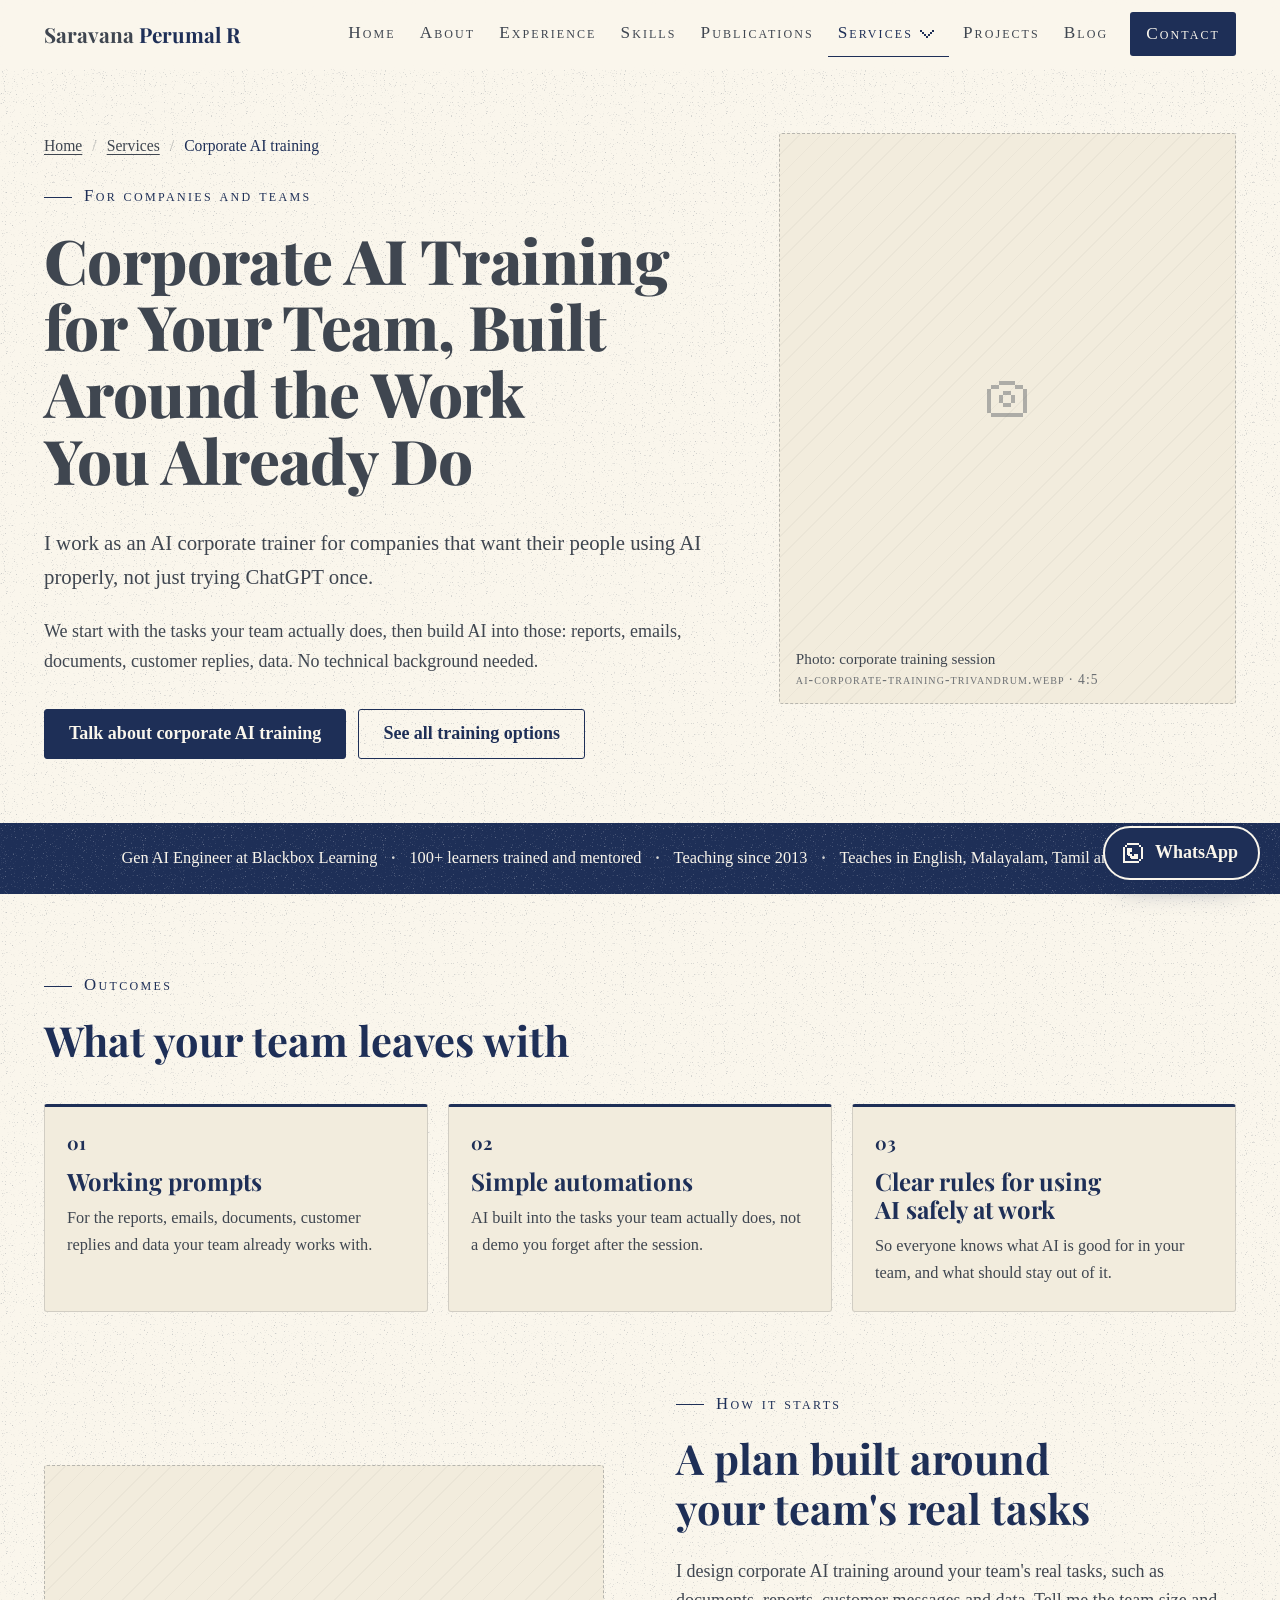
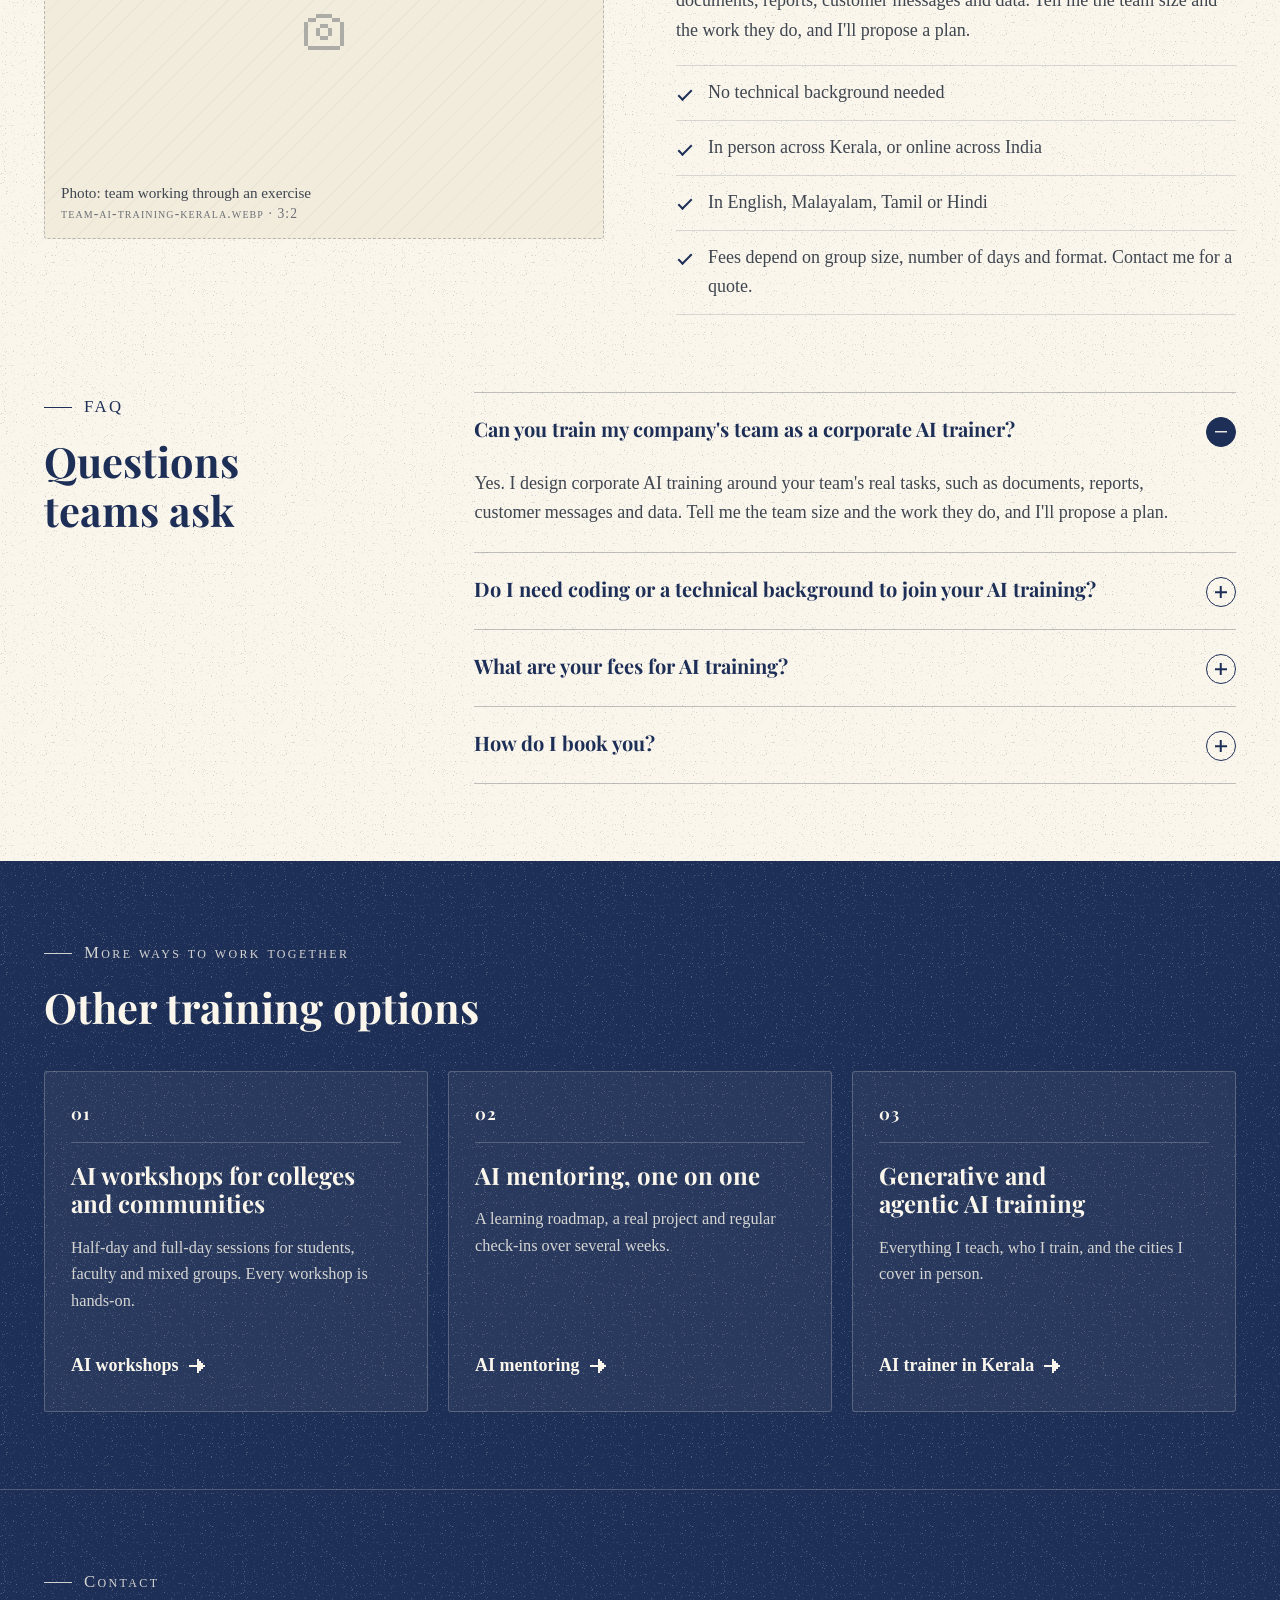
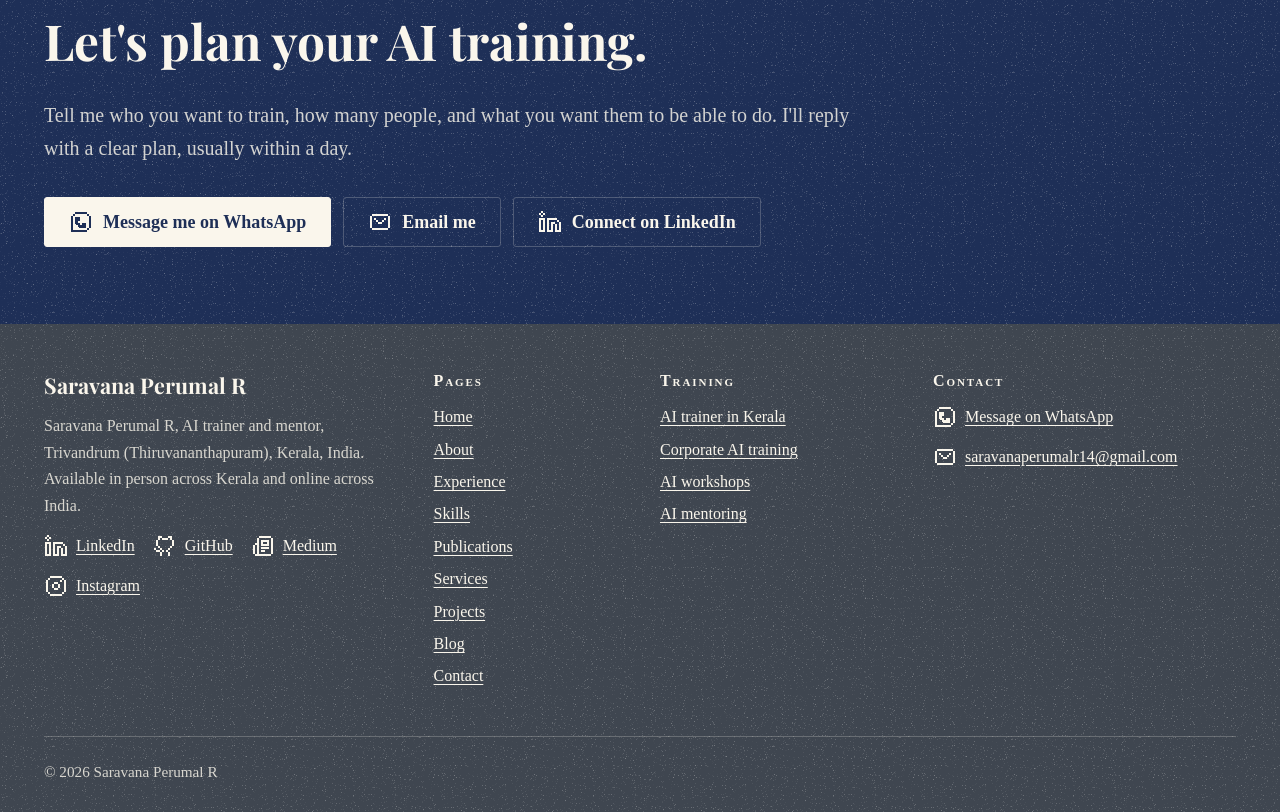
<file: corporate-ai-training/index.html>
<!doctype html>
<html lang="en-IN">
<head>
  <meta charset="utf-8">
  <meta name="viewport" content="width=device-width, initial-scale=1">
  <script>document.documentElement.classList.add('js');</script>

  <title>Corporate AI Training in Kerala | Saravana Perumal R</title>
  <meta name="description" content="Corporate AI training for teams in Kerala and across India. Saravana Perumal R, an AI corporate trainer in Trivandrum, builds AI into your team's real work.">
  <meta name="theme-color" content="#1E2F57">
  <link rel="icon" type="image/png" href="../assets/img/favicon.png">

  <!-- TODO: replace YOUR-DOMAIN with the live domain -->
  <link rel="canonical" href="https://YOUR-DOMAIN/corporate-ai-training/">
  <meta property="og:type" content="website">
  <meta property="og:locale" content="en_IN">
  <meta property="og:site_name" content="Saravana Perumal R">
  <meta property="og:title" content="Corporate AI Training in Kerala | Saravana Perumal R">
  <meta property="og:description" content="Corporate AI training for teams in Kerala and across India. Saravana Perumal R, an AI corporate trainer in Trivandrum, builds AI into your team's real work.">
  <meta property="og:url" content="https://YOUR-DOMAIN/corporate-ai-training/">
  <meta property="og:image" content="https://YOUR-DOMAIN/assets/img/ai-corporate-training-trivandrum.jpg">
  <meta name="twitter:card" content="summary_large_image">

  <link rel="preconnect" href="https://fonts.googleapis.com">
  <link rel="preconnect" href="https://fonts.gstatic.com" crossorigin>
  <link rel="stylesheet" href="https://fonts.googleapis.com/css2?family=Playfair+Display:wght@700;800&family=Tinos:wght@400;700&display=swap">
  <link rel="stylesheet" href="../assets/css/styles.css?v=20261126">

  <script type="application/ld+json">
  {
    "@context": "https://schema.org",
    "@graph": [
      {
        "@type": "Service",
        "name": "Corporate AI training",
        "serviceType": "Corporate AI training",
        "url": "https://YOUR-DOMAIN/corporate-ai-training/",
        "areaServed": ["Kerala", "India"],
        "provider": {
          "@type": "ProfessionalService",
          "name": "Saravana Perumal R, AI Trainer",
          "url": "https://YOUR-DOMAIN/ai-trainer-in-kerala/"
        }
      },
      {
        "@type": "BreadcrumbList",
        "itemListElement": [
          { "@type": "ListItem", "position": 1, "name": "Home", "item": "https://YOUR-DOMAIN/" },
          { "@type": "ListItem", "position": 2, "name": "Services", "item": "https://YOUR-DOMAIN/services.html" },
          { "@type": "ListItem", "position": 3, "name": "Corporate AI training", "item": "https://YOUR-DOMAIN/corporate-ai-training/" }
        ]
      }
    ]
  }
  </script>

  <script src="../assets/js/main.js?v=20261126" defer></script>
</head>
<body>
  <a class="skip-link" href="#main">Skip to content</a>

  <header class="site-header">
    <div class="container header-inner">
      <a class="brand" href="../index.html">Saravana <span>Perumal R</span></a>
      <button class="nav-toggle" type="button" aria-expanded="false" aria-controls="site-nav">
        <svg class="ico ico-menu nav-ico-open" viewBox="0 0 24 24" fill="currentColor" shape-rendering="crispEdges" aria-hidden="true" focusable="false"><path fill="currentColor" d="M20 18H4v-2h16zm0-5H4v-2h16zm0-5H4V6h16z"/></svg><svg class="ico ico-x nav-ico-close" viewBox="0 0 24 24" fill="currentColor" shape-rendering="crispEdges" aria-hidden="true" focusable="false"><path fill="currentColor" d="M7 19H5v-2h2zm12 0h-2v-2h2zM9 15v2H7v-2zm8 2h-2v-2h2zm-6-2H9v-2h2zm4 0h-2v-2h2zm-2-2h-2v-2h2zm-2-2H9V9h2zm4 0h-2V9h2zM9 9H7V7h2zm8 0h-2V7h2zM7 7H5V5h2zm12 0h-2V5h2z"/></svg>
        Menu
      </button>
      <nav class="site-nav" id="site-nav" aria-label="Main">
        <ul>
          <li><a href="../index.html">Home</a></li>
          <li><a href="../about.html">About</a></li>
          <li><a href="../experience.html">Experience</a></li>
          <li><a href="../skills.html">Skills</a></li>
          <li><a href="../publications.html">Publications</a></li>
          <li class="has-sub">
            <a href="../services.html" class="is-active">Services<svg class="ico ico-chevron-down nav-chevron" viewBox="0 0 24 24" fill="currentColor" shape-rendering="crispEdges" aria-hidden="true" focusable="false"><path fill="currentColor" d="M13 16h-2v-2h2zm-2-2H9v-2h2zm4 0h-2v-2h2zm-6-2H7v-2h2zm8 0h-2v-2h2zM7 10H5V8h2zm12 0h-2V8h2z"/></svg></a>
            <ul class="sub-nav" aria-label="Service pages">
              <li><a href="../ai-trainer-in-kerala/index.html">AI trainer in Kerala</a></li>
              <li><a href="../corporate-ai-training/index.html" aria-current="page">Corporate AI training</a></li>
              <li><a href="../ai-workshops/index.html">AI workshops</a></li>
              <li><a href="../ai-mentor/index.html">AI mentoring</a></li>
            </ul>
          </li>
          <li><a href="../projects.html">Projects</a></li>
          <li><a href="../blog.html">Blog</a></li>
          <li class="nav-cta"><a href="../contact.html">Contact</a></li>
        </ul>
      </nav>
    </div>
  </header>

  <main id="main">
    <section class="hero" aria-labelledby="hero-title">
      <div class="container hero-grid">
        <div>
          <nav class="breadcrumb" aria-label="Breadcrumb">
            <ol>
              <li><a href="../index.html">Home</a></li>
              <li><a href="../services.html">Services</a></li>
              <li><span aria-current="page">Corporate AI training</span></li>
            </ol>
          </nav>
          <span class="eyebrow">For companies and teams</span>
          <h1 id="hero-title">Corporate AI Training for Your Team, Built Around the Work You Already Do</h1>
          <p class="hero-lede">I work as an AI corporate trainer for companies that want their people using AI properly, not just trying ChatGPT once.</p>
          <p>We start with the tasks your team actually does, then build AI into those: reports, emails, documents, customer replies, data. No technical background needed.</p>
          <div class="btn-row">
            <a class="btn btn--primary" href="https://wa.me/917012753018?text=Hi%20Saravana%2C%20I%27d%20like%20to%20talk%20about%20corporate%20AI%20training%20for%20my%20team." target="_blank" rel="noopener">Talk about corporate AI training</a>
            <a class="btn btn--ghost" href="../services.html">See all training options</a>
          </div>
        </div>
        <div class="hero-media">
          <!-- IMAGE (hero, no lazy-load): <img class="photo photo--portrait" src="../assets/img/ai-corporate-training-trivandrum.webp" width="800" height="1000" alt="AI corporate training session in Trivandrum" fetchpriority="high"> -->
          <div class="img-slot img-slot--portrait" aria-hidden="true"><svg class="ico ico-camera img-slot-ico ico-48" viewBox="0 0 24 24" fill="currentColor" shape-rendering="crispEdges" aria-hidden="true" focusable="false"><path fill="currentColor" d="M4 5h4v2H4zm4-2h8v2H8zm8 2h4v2h-4zM2 7h2v12H2zm2 12h16v2H4zM20 7h2v12h-2zM10 8h4v2h-4zm0 6h4v2h-4zm-2-4h2v4H8zm6 0h2v4h-2z"/></svg>
            <p class="img-slot-label">Photo: corporate training session<small>ai-corporate-training-trivandrum.webp · 4:5</small></p>
          </div>
        </div>
      </div>
    </section>

    <div class="trust">
      <div class="container">
        <ul aria-label="At a glance">
          <li>Gen AI Engineer at Blackbox Learning</li>
          <li>100+ learners trained and mentored</li>
          <li>Teaching since 2013</li>
          <li>Teaches in English, Malayalam, Tamil and Hindi</li>
        </ul>
      </div>
    </div>

    <section class="section" aria-labelledby="leave-title">
      <div class="container">
        <div class="section-head reveal">
          <span class="eyebrow">Outcomes</span>
          <h2 id="leave-title">What your team leaves with</h2>
        </div>
        <ol class="points reveal">
          <li>
            <h3>Working prompts</h3>
            <p>For the reports, emails, documents, customer replies and data your team already works with.</p>
          </li>
          <li>
            <h3>Simple automations</h3>
            <p>AI built into the tasks your team actually does, not a demo you forget after the session.</p>
          </li>
          <li>
            <h3>Clear rules for using AI safely at work</h3>
            <p>So everyone knows what AI is good for in your team, and what should stay out of it.</p>
          </li>
        </ol>
      </div>
    </section>

    <section class="section" aria-labelledby="plan-title" style="padding-top:0">
      <div class="container split split--media-left">
        <div class="reveal">
          <span class="eyebrow">How it starts</span>
          <h2 id="plan-title">A plan built around your team's real tasks</h2>
          <p>I design corporate AI training around your team's real tasks, such as documents, reports, customer messages and data. Tell me the team size and the work they do, and I'll propose a plan.</p>
          <ul class="check-list">
            <li>No technical background needed</li>
            <li>In person across Kerala, or online across India</li>
            <li>In English, Malayalam, Tamil or Hindi</li>
            <li>Fees depend on group size, number of days and format. Contact me for a quote.</li>
          </ul>
        </div>
        <!-- IMAGE: <img class="photo photo--landscape" src="../assets/img/team-ai-training-kerala.webp" width="900" height="600" alt="Team working through an AI exercise during corporate AI training in Kerala" loading="lazy"> -->
        <div class="img-slot img-slot--landscape reveal" aria-hidden="true"><svg class="ico ico-camera img-slot-ico ico-48" viewBox="0 0 24 24" fill="currentColor" shape-rendering="crispEdges" aria-hidden="true" focusable="false"><path fill="currentColor" d="M4 5h4v2H4zm4-2h8v2H8zm8 2h4v2h-4zM2 7h2v12H2zm2 12h16v2H4zM20 7h2v12h-2zM10 8h4v2h-4zm0 6h4v2h-4zm-2-4h2v4H8zm6 0h2v4h-2z"/></svg>
          <p class="img-slot-label">Photo: team working through an exercise<small>team-ai-training-kerala.webp · 3:2</small></p>
        </div>
      </div>
    </section>

    <section class="section" aria-labelledby="faq-title" style="padding-top:0">
      <div class="container faq-grid">
        <div class="section-head reveal">
          <span class="eyebrow">FAQ</span>
          <h2 id="faq-title">Questions teams ask</h2>
        </div>
        <!-- No FAQPage schema here: the full FAQ with schema lives on /ai-trainer-in-kerala/ -->
        <div class="faq-list faq-plain">
          <details class="faq-item" open>
            <summary><h3>Can you train my company's team as a corporate AI trainer?</h3><span class="faq-icon" aria-hidden="true"></span></summary>
            <div class="faq-answer"><p>Yes. I design corporate AI training around your team's real tasks, such as documents, reports, customer messages and data. Tell me the team size and the work they do, and I'll propose a plan.</p></div>
          </details>
          <details class="faq-item">
            <summary><h3>Do I need coding or a technical background to join your AI training?</h3><span class="faq-icon" aria-hidden="true"></span></summary>
            <div class="faq-answer"><p>No. Most of my learners are not technical. We start with how AI works in simple terms and with tools you can use right away. Coding is added only if your goal needs it.</p></div>
          </details>
          <details class="faq-item">
            <summary><h3>What are your fees for AI training?</h3><span class="faq-icon" aria-hidden="true"></span></summary>
            <div class="faq-answer"><p>Fees depend on the audience, group size, number of days, and whether the session is online or in person. Message me with those details and I'll send you a quote.</p></div>
          </details>
          <details class="faq-item">
            <summary><h3>How do I book you?</h3><span class="faq-icon" aria-hidden="true"></span></summary>
            <div class="faq-answer"><p>Send a message on WhatsApp or email with your city, group size and goal. I reply with what I'd recommend and how we could work together.</p></div>
          </details>
        </div>
      </div>
    </section>

    <section class="section section--dark" aria-labelledby="more-title">
      <div class="container">
        <div class="section-head reveal">
          <span class="eyebrow">More ways to work together</span>
          <h2 id="more-title">Other training options</h2>
        </div>
        <ul class="services-grid">
          <li class="service reveal">
            <h3>AI workshops for colleges and communities</h3>
            <p>Half-day and full-day sessions for students, faculty and mixed groups. Every workshop is hands-on.</p>
            <a class="service-link" href="../ai-workshops/index.html">AI workshops<svg class="ico ico-arrow-right" viewBox="0 0 24 24" fill="currentColor" shape-rendering="crispEdges" aria-hidden="true" focusable="false"><g fill="currentColor"><path d="M4 11v2h16v-2zm12 2v2h2v-2zm-2 2v2h2v-2zm-2 2v2h2v-2zm4-6V9h2v2z"/><path d="M14 15V7h2v8zm-2 2V5h2v12z"/></g></svg></a>
          </li>
          <li class="service reveal">
            <h3>AI mentoring, one on one</h3>
            <p>A learning roadmap, a real project and regular check-ins over several weeks.</p>
            <a class="service-link" href="../ai-mentor/index.html">AI mentoring<svg class="ico ico-arrow-right" viewBox="0 0 24 24" fill="currentColor" shape-rendering="crispEdges" aria-hidden="true" focusable="false"><g fill="currentColor"><path d="M4 11v2h16v-2zm12 2v2h2v-2zm-2 2v2h2v-2zm-2 2v2h2v-2zm4-6V9h2v2z"/><path d="M14 15V7h2v8zm-2 2V5h2v12z"/></g></svg></a>
          </li>
          <li class="service reveal">
            <h3>Generative and agentic AI training</h3>
            <p>Everything I teach, who I train, and the cities I cover in person.</p>
            <a class="service-link" href="../ai-trainer-in-kerala/index.html">AI trainer in Kerala<svg class="ico ico-arrow-right" viewBox="0 0 24 24" fill="currentColor" shape-rendering="crispEdges" aria-hidden="true" focusable="false"><g fill="currentColor"><path d="M4 11v2h16v-2zm12 2v2h2v-2zm-2 2v2h2v-2zm-2 2v2h2v-2zm4-6V9h2v2z"/><path d="M14 15V7h2v8zm-2 2V5h2v12z"/></g></svg></a>
          </li>
        </ul>
      </div>
    </section>

    <section class="cta" id="contact" aria-labelledby="contact-title">
      <div class="container">
        <div class="cta-inner reveal">
          <span class="eyebrow" style="color:rgba(250,246,236,.82)">Contact</span>
          <h2 id="contact-title">Let's plan your AI training.</h2>
          <p>Tell me who you want to train, how many people, and what you want them to be able to do. I'll reply with a clear plan, usually within a day.</p>
          <div class="btn-row">
            <a class="btn btn--light" href="https://wa.me/917012753018?text=Hi%20Saravana%2C%20I%27d%20like%20to%20plan%20corporate%20AI%20training.%20Team%20size%3A%20%20City%3A%20%20Goal%3A%20" target="_blank" rel="noopener">
              <svg class="ico ico-whatsapp" viewBox="0 0 24 24" fill="currentColor" shape-rendering="crispEdges" aria-hidden="true" focusable="false"><path fill="currentColor" d="M4 20h14v2H2V6h2zm16 0h-2v-2h2zm-9-9H9v2h2v2h2v-2h4v5h-7v-1H9v-2H7v-1H6V7h5zm11 7h-2V6h2zM6 6H4V4h2zm14 0h-2V4h2zm-2-2H6V2h12z"/></svg>
              Message me on WhatsApp
            </a>
            <a class="btn btn--outline-light" href="mailto:saravanaperumalr14@gmail.com?subject=Corporate%20AI%20training%20enquiry">
              <svg class="ico ico-mail" viewBox="0 0 24 24" fill="currentColor" shape-rendering="crispEdges" aria-hidden="true" focusable="false"><path fill="currentColor" d="M6 8h2v2H6zm2 2h2v2H8zm10-2h-2v2h2zm-2 2h-2v2h2zm-6 2h4v2h-4zM2 6h2v12H2zm18 0h2v12h-2zM4 4h16v2H4zm0 14h16v2H4z"/></svg>
              Email me
            </a>
            <a class="btn btn--outline-light" href="https://www.linkedin.com/in/saravana-perumal-r-04b368288" target="_blank" rel="noopener">
              <svg class="ico ico-linkedin" viewBox="0 0 24 24" fill="currentColor" shape-rendering="crispEdges" aria-hidden="true" focusable="false"><path fill="currentColor" d="M7 22H1V8h6zm12-12h-8v10h2v-8h4v2h-2v8H9V8h10zm4 12h-6v-8h2v6h2v-8h2zM3 20h2V10H3zm18-8h-2v-2h2zM5 7H3V5h2zM3 5H1V3h2zm4 0H5V3h2zM5 3H3V1h2z"/></svg>
              Connect on LinkedIn
            </a>
          </div>
        </div>
      </div>
    </section>
  </main>

  <footer class="site-footer">
    <div class="container">
      <div class="footer-grid">
        <div>
          <p class="footer-brand">Saravana Perumal R</p>
          <address style="font-style:normal">
            <p>Saravana Perumal R, AI trainer and mentor, Trivandrum (Thiruvananthapuram), Kerala, India. Available in person across Kerala and online across India.</p>
          </address>
          <ul class="footer-social">
            <li><a class="with-ico" href="https://www.linkedin.com/in/saravana-perumal-r-04b368288" target="_blank" rel="noopener"><svg class="ico ico-linkedin" viewBox="0 0 24 24" fill="currentColor" shape-rendering="crispEdges" aria-hidden="true" focusable="false"><path fill="currentColor" d="M7 22H1V8h6zm12-12h-8v10h2v-8h4v2h-2v8H9V8h10zm4 12h-6v-8h2v6h2v-8h2zM3 20h2V10H3zm18-8h-2v-2h2zM5 7H3V5h2zM3 5H1V3h2zm4 0H5V3h2zM5 3H3V1h2z"/></svg>LinkedIn</a></li>
            <li><a class="with-ico" href="https://github.com/saravanagithub14" target="_blank" rel="noopener"><svg class="ico ico-github" viewBox="0 0 24 24" fill="currentColor" shape-rendering="crispEdges" aria-hidden="true" focusable="false"><path fill="currentColor" d="M5 2h4v2H7v2H5zm0 10H3V6h2zm2 2H5v-2h2zm2 2v-2H7v2H3v-2H1v2h2v2h4v4h2v-4h2v-2zm0 0v2H7v-2zm6-12v2H9V4zm4 2h-2V4h-2V2h4zm0 6V6h2v6zm-2 2v-2h2v2zm-2 2v-2h2v2zm0 2h-2v-2h2zm0 0h2v4h-2z"/></svg>GitHub</a></li>
            <li><a class="with-ico" href="https://medium.com/@mynamesaravanaperumal" target="_blank" rel="noopener"><svg class="ico ico-medium" viewBox="0 0 24 24" fill="currentColor" shape-rendering="crispEdges" aria-hidden="true" focusable="false"><path fill="currentColor" d="M8 2h12v2H8zM6 4h2v16H6zm14 0h2v16h-2zM4 20h16v2H4zm-2-9h2v9H2zm2-2h2v2H4zm6-3h8v2h-8zm0 4h8v2h-8zm0-2h2v2h-2zm6 0h2v2h-2zm-6 5h8v2h-8zm0 3h4v2h-4z"/></svg>Medium</a></li>
            <li><a class="with-ico" href="https://www.instagram.com/prof_ds_" target="_blank" rel="noopener"><svg class="ico ico-instagram" viewBox="0 0 24 24" fill="currentColor" shape-rendering="crispEdges" aria-hidden="true" focusable="false"><path fill="currentColor" d="M18 22H6v-2h12zM6 20H4v-2h2zm14 0h-2v-2h2zM4 18H2V6h2zm18 0h-2V6h2zm-8-2h-4v-2h4zm-4-2H8v-4h2zm6 0h-2v-4h2zm-2-4h-4V8h4zm4-2h-2V6h2zM6 6H4V4h2zm14 0h-2V4h2zm-2-2H6V2h12z"/></svg>Instagram</a></li>
          </ul>
        </div>
        <div>
          <p class="footer-label">Pages</p>
          <ul class="footer-list">
            <li><a href="../index.html">Home</a></li>
            <li><a href="../about.html">About</a></li>
            <li><a href="../experience.html">Experience</a></li>
            <li><a href="../skills.html">Skills</a></li>
            <li><a href="../publications.html">Publications</a></li>
            <li><a href="../services.html">Services</a></li>
            <li><a href="../projects.html">Projects</a></li>
            <li><a href="../blog.html">Blog</a></li>
            <li><a href="../contact.html">Contact</a></li>
          </ul>
        </div>
        <div>
          <p class="footer-label">Training</p>
          <ul class="footer-list">
            <li><a href="../ai-trainer-in-kerala/index.html">AI trainer in Kerala</a></li>
            <li><a href="../corporate-ai-training/index.html">Corporate AI training</a></li>
            <li><a href="../ai-workshops/index.html">AI workshops</a></li>
            <li><a href="../ai-mentor/index.html">AI mentoring</a></li>
          </ul>
        </div>
        <div>
          <p class="footer-label">Contact</p>
          <ul class="footer-list">
            <li><a class="with-ico" href="https://wa.me/917012753018" target="_blank" rel="noopener"><svg class="ico ico-whatsapp" viewBox="0 0 24 24" fill="currentColor" shape-rendering="crispEdges" aria-hidden="true" focusable="false"><path fill="currentColor" d="M4 20h14v2H2V6h2zm16 0h-2v-2h2zm-9-9H9v2h2v2h2v-2h4v5h-7v-1H9v-2H7v-1H6V7h5zm11 7h-2V6h2zM6 6H4V4h2zm14 0h-2V4h2zm-2-2H6V2h12z"/></svg>Message on WhatsApp</a></li>
            <li><a class="with-ico" href="mailto:saravanaperumalr14@gmail.com"><svg class="ico ico-mail" viewBox="0 0 24 24" fill="currentColor" shape-rendering="crispEdges" aria-hidden="true" focusable="false"><path fill="currentColor" d="M6 8h2v2H6zm2 2h2v2H8zm10-2h-2v2h2zm-2 2h-2v2h2zm-6 2h4v2h-4zM2 6h2v12H2zm18 0h2v12h-2zM4 4h16v2H4zm0 14h16v2H4z"/></svg>saravanaperumalr14@gmail.com</a></li>
          </ul>
        </div>
      </div>
      <p class="footer-base">&copy; <span data-year>2026</span> Saravana Perumal R</p>
    </div>
  </footer>
  <a class="wa-float" href="https://wa.me/917012753018?text=Hi%20Saravana%2C%20I%27d%20like%20to%20know%20more%20about%20your%20AI%20training." target="_blank" rel="noopener" aria-label="Message Saravana on WhatsApp"><svg class="ico ico-whatsapp" viewBox="0 0 24 24" fill="currentColor" shape-rendering="crispEdges" aria-hidden="true" focusable="false"><path fill="currentColor" d="M4 20h14v2H2V6h2zm16 0h-2v-2h2zm-9-9H9v2h2v2h2v-2h4v5h-7v-1H9v-2H7v-1H6V7h5zm11 7h-2V6h2zM6 6H4V4h2zm14 0h-2V4h2zm-2-2H6V2h12z"/></svg><span class="wa-float-label">WhatsApp</span></a>
</body>
</html>
</file>
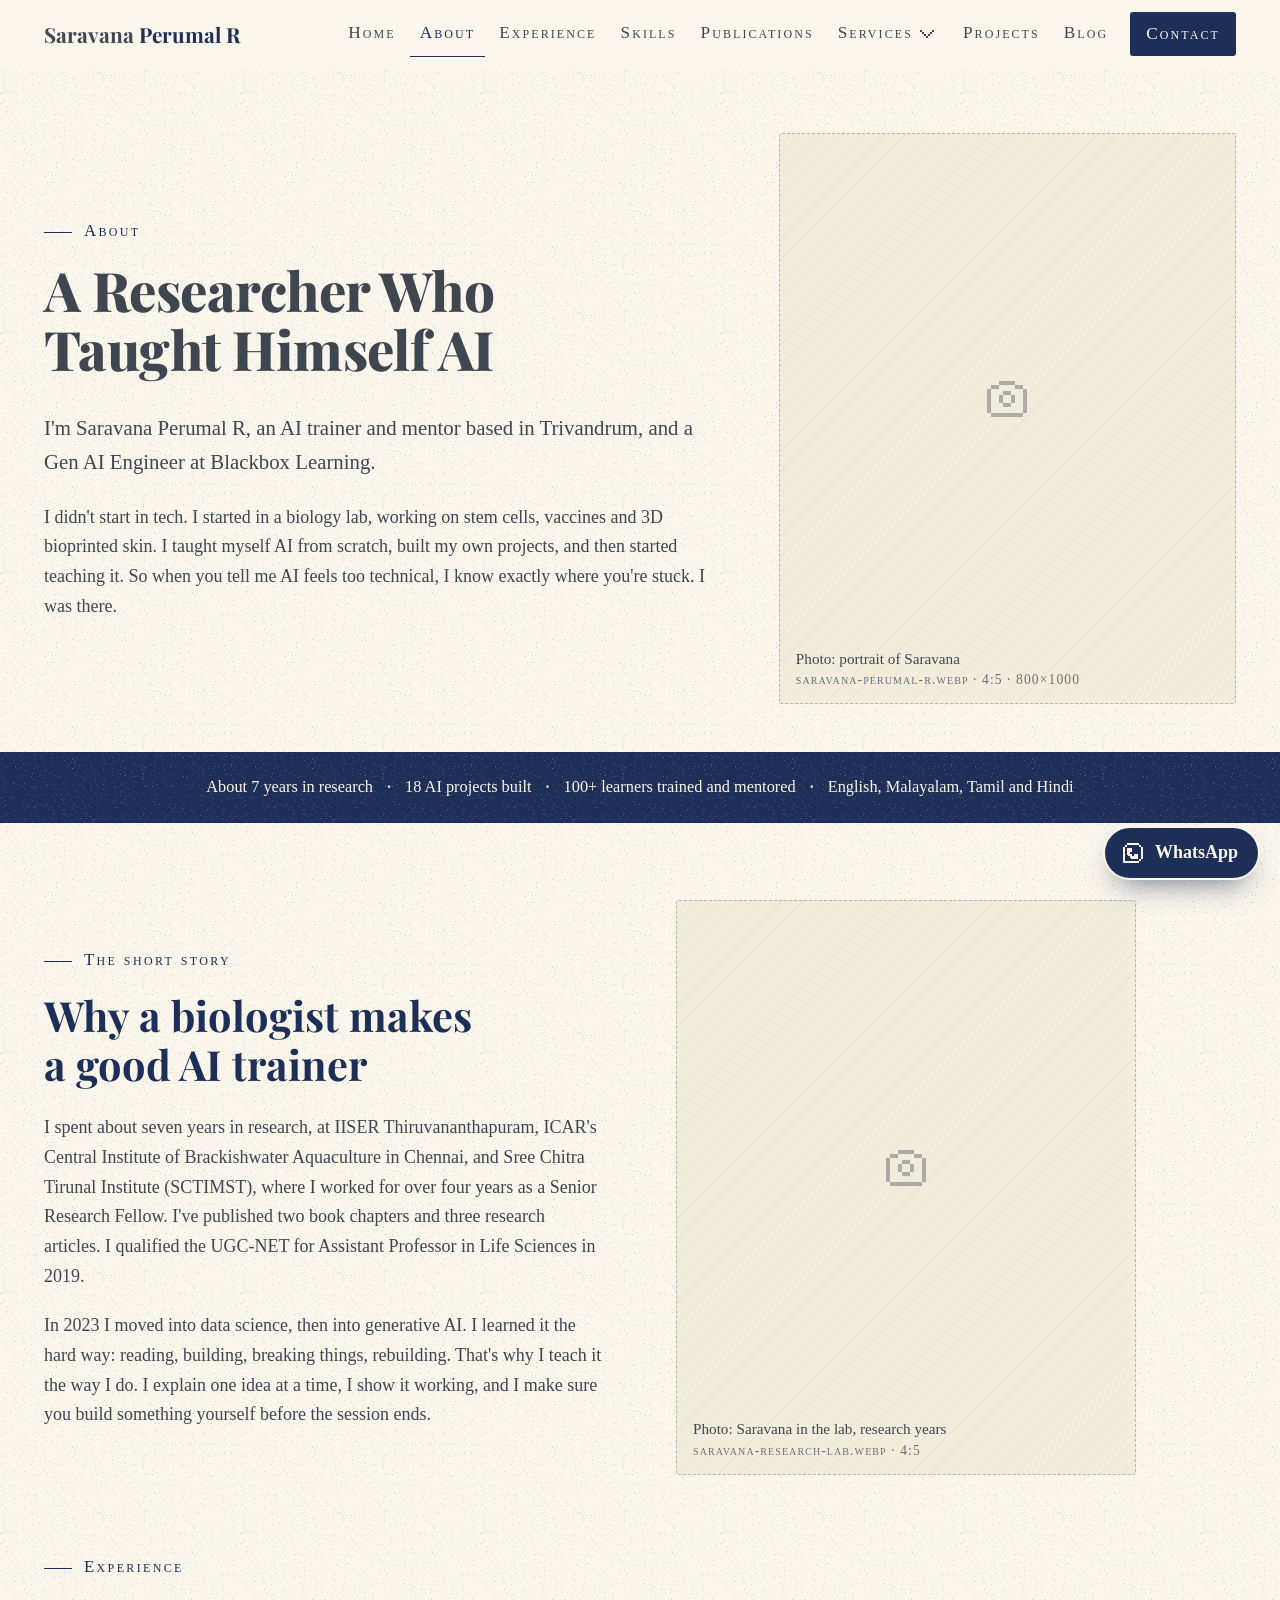
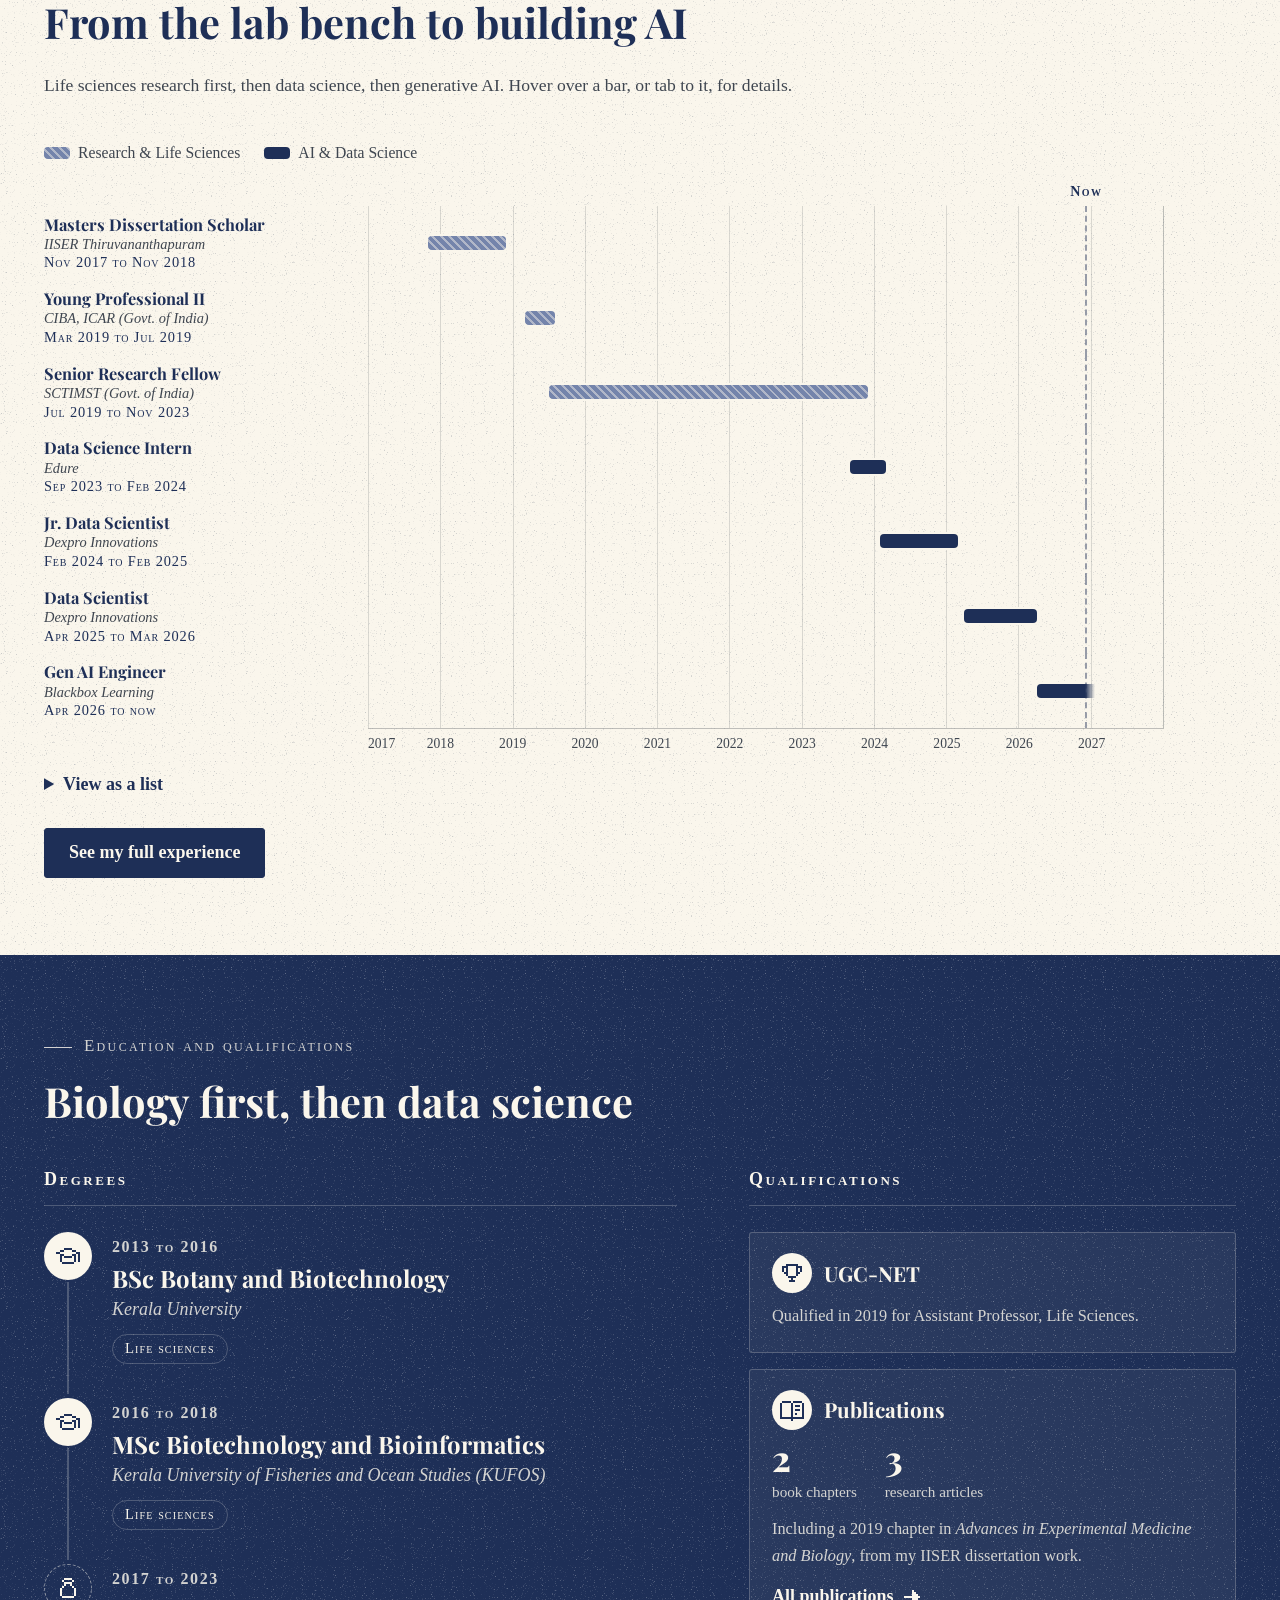
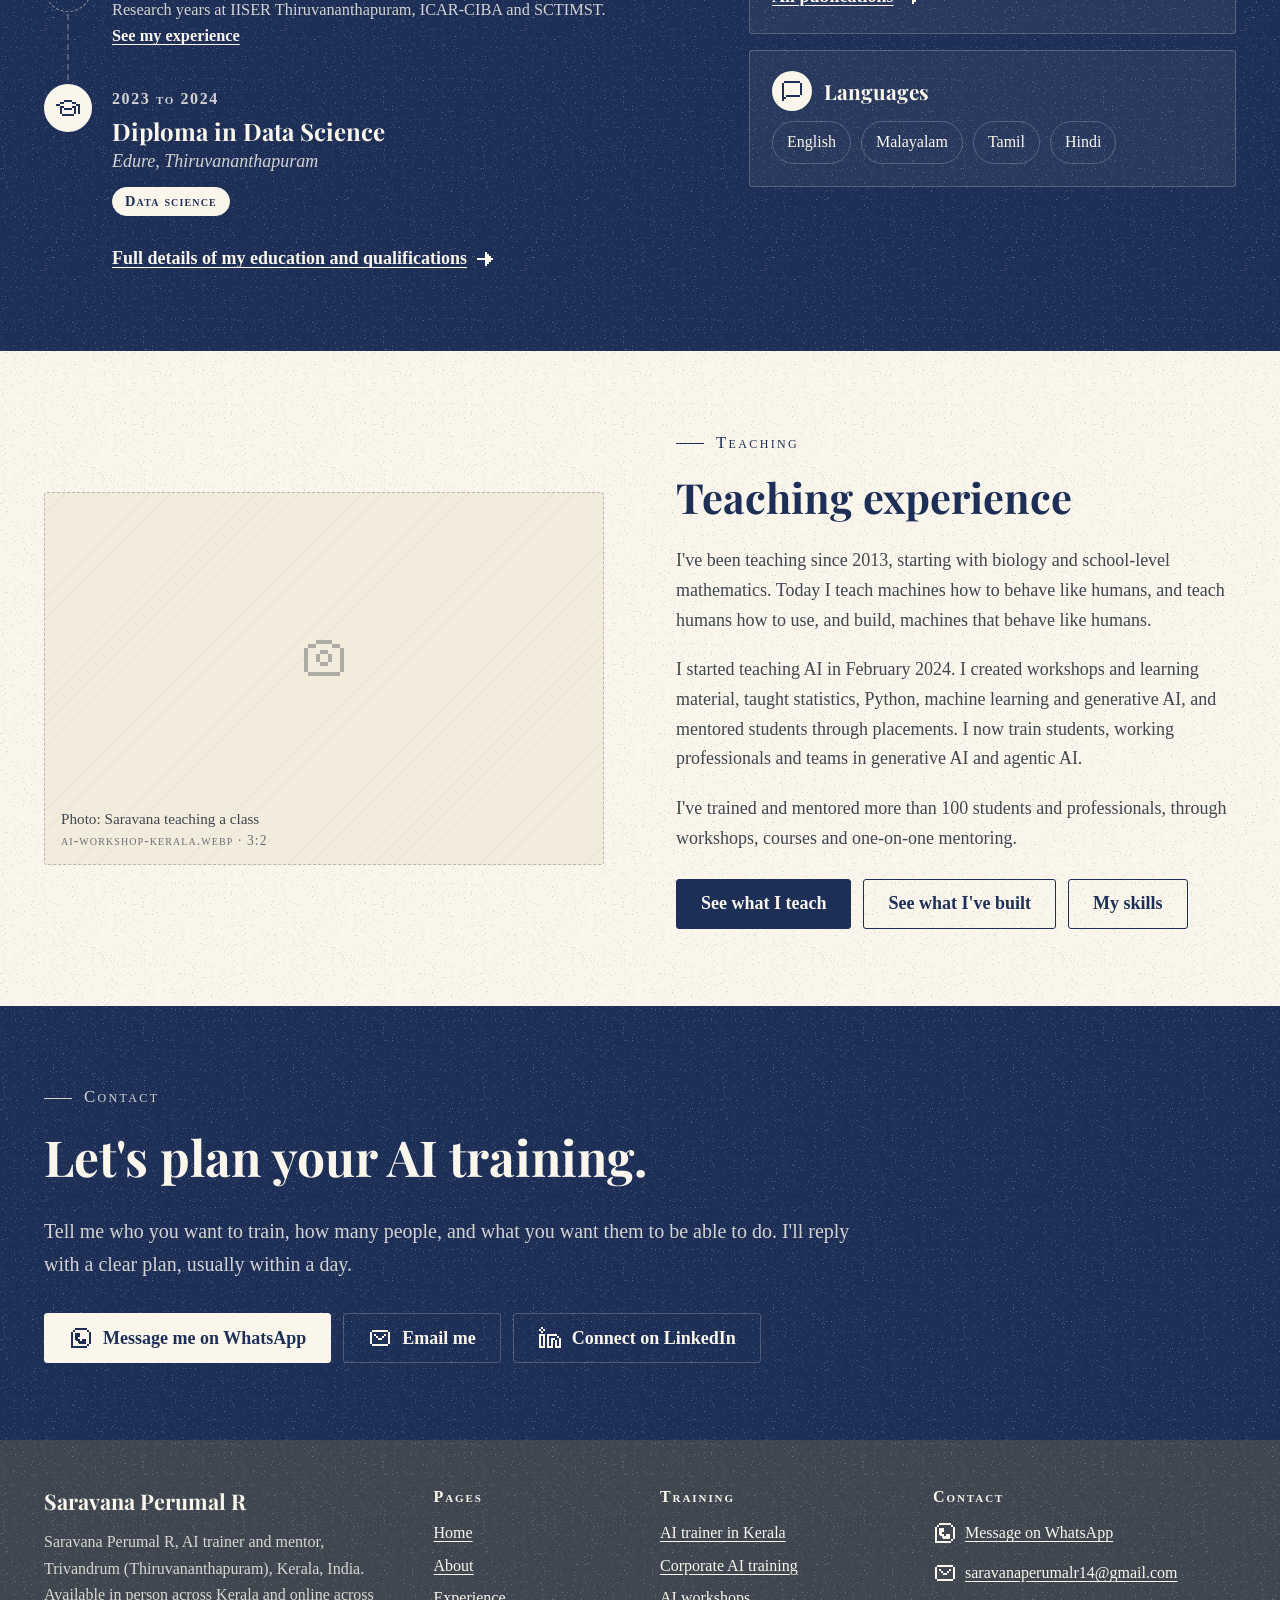
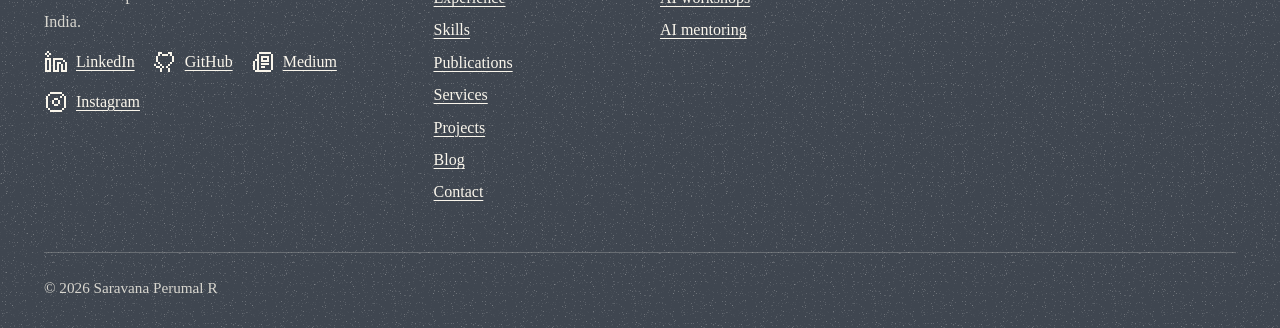
<file: about.html>
<!doctype html>
<html lang="en-IN">
<head>
  <meta charset="utf-8">
  <meta name="viewport" content="width=device-width, initial-scale=1">
  <script>document.documentElement.classList.add('js');</script>

  <title>About Saravana Perumal R | AI Trainer and Gen AI Engineer</title>
  <meta name="description" content="Saravana Perumal R spent about seven years in research before teaching himself AI. Now a Gen AI Engineer and AI trainer in Trivandrum, Kerala.">
  <meta name="theme-color" content="#1E2F57">
  <link rel="icon" type="image/png" href="assets/img/favicon.png">

  <!-- TODO: replace YOUR-DOMAIN with the live domain -->
  <link rel="canonical" href="https://YOUR-DOMAIN/about.html">
  <meta property="og:type" content="profile">
  <meta property="og:locale" content="en_IN">
  <meta property="og:site_name" content="Saravana Perumal R">
  <meta property="og:title" content="About Saravana Perumal R | AI Trainer and Gen AI Engineer">
  <meta property="og:description" content="Saravana Perumal R spent about seven years in research before teaching himself AI. Now a Gen AI Engineer and AI trainer in Trivandrum, Kerala.">
  <meta property="og:url" content="https://YOUR-DOMAIN/about.html">
  <meta property="og:image" content="https://YOUR-DOMAIN/assets/img/saravana-perumal-r.jpg">
  <meta name="twitter:card" content="summary_large_image">

  <link rel="preconnect" href="https://fonts.googleapis.com">
  <link rel="preconnect" href="https://fonts.gstatic.com" crossorigin>
  <link rel="stylesheet" href="https://fonts.googleapis.com/css2?family=Playfair+Display:wght@700;800&family=Tinos:wght@400;700&display=swap">
  <link rel="stylesheet" href="assets/css/styles.css?v=20261126">
  <script src="assets/js/main.js?v=20261126" defer></script>
</head>
<body>
  <a class="skip-link" href="#main">Skip to content</a>

  <header class="site-header">
    <div class="container header-inner">
      <a class="brand" href="index.html">Saravana <span>Perumal R</span></a>
      <button class="nav-toggle" type="button" aria-expanded="false" aria-controls="site-nav">
        <svg class="ico ico-menu nav-ico-open" viewBox="0 0 24 24" fill="currentColor" shape-rendering="crispEdges" aria-hidden="true" focusable="false"><path fill="currentColor" d="M20 18H4v-2h16zm0-5H4v-2h16zm0-5H4V6h16z"/></svg><svg class="ico ico-x nav-ico-close" viewBox="0 0 24 24" fill="currentColor" shape-rendering="crispEdges" aria-hidden="true" focusable="false"><path fill="currentColor" d="M7 19H5v-2h2zm12 0h-2v-2h2zM9 15v2H7v-2zm8 2h-2v-2h2zm-6-2H9v-2h2zm4 0h-2v-2h2zm-2-2h-2v-2h2zm-2-2H9V9h2zm4 0h-2V9h2zM9 9H7V7h2zm8 0h-2V7h2zM7 7H5V5h2zm12 0h-2V5h2z"/></svg>
        Menu
      </button>
      <nav class="site-nav" id="site-nav" aria-label="Main">
        <ul>
          <li><a href="index.html">Home</a></li>
          <li><a href="about.html" aria-current="page">About</a></li>
          <li><a href="experience.html">Experience</a></li>
          <li><a href="skills.html">Skills</a></li>
          <li><a href="publications.html">Publications</a></li>
          <li class="has-sub">
            <a href="services.html">Services<svg class="ico ico-chevron-down nav-chevron" viewBox="0 0 24 24" fill="currentColor" shape-rendering="crispEdges" aria-hidden="true" focusable="false"><path fill="currentColor" d="M13 16h-2v-2h2zm-2-2H9v-2h2zm4 0h-2v-2h2zm-6-2H7v-2h2zm8 0h-2v-2h2zM7 10H5V8h2zm12 0h-2V8h2z"/></svg></a>
            <ul class="sub-nav" aria-label="Service pages">
              <li><a href="ai-trainer-in-kerala/index.html">AI trainer in Kerala</a></li>
              <li><a href="corporate-ai-training/index.html">Corporate AI training</a></li>
              <li><a href="ai-workshops/index.html">AI workshops</a></li>
              <li><a href="ai-mentor/index.html">AI mentoring</a></li>
            </ul>
          </li>
          <li><a href="projects.html">Projects</a></li>
          <li><a href="blog.html">Blog</a></li>
          <li class="nav-cta"><a href="contact.html">Contact</a></li>
        </ul>
      </nav>
    </div>
  </header>

  <main id="main">
    <section class="page-hero" aria-labelledby="hero-title">
      <div class="container hero-grid">
        <div>
          <span class="eyebrow">About</span>
          <h1 id="hero-title">A Researcher Who Taught Himself AI</h1>
          <p class="hero-lede">I'm Saravana Perumal R, an AI trainer and mentor based in Trivandrum, and a Gen AI Engineer at Blackbox Learning.</p>
          <p>I didn't start in tech. I started in a biology lab, working on stem cells, vaccines and 3D bioprinted skin. I taught myself AI from scratch, built my own projects, and then started teaching it. So when you tell me AI feels too technical, I know exactly where you're stuck. I was there.</p>
        </div>
        <div class="hero-media">
          <!-- IMAGE (hero, no lazy-load): <img class="photo photo--portrait" src="assets/img/saravana-perumal-r.webp" width="800" height="1000" alt="Saravana Perumal R, AI trainer and mentor in Trivandrum, Kerala" fetchpriority="high"> -->
          <div class="img-slot img-slot--portrait" aria-hidden="true"><svg class="ico ico-camera img-slot-ico ico-48" viewBox="0 0 24 24" fill="currentColor" shape-rendering="crispEdges" aria-hidden="true" focusable="false"><path fill="currentColor" d="M4 5h4v2H4zm4-2h8v2H8zm8 2h4v2h-4zM2 7h2v12H2zm2 12h16v2H4zM20 7h2v12h-2zM10 8h4v2h-4zm0 6h4v2h-4zm-2-4h2v4H8zm6 0h2v4h-2z"/></svg>
            <p class="img-slot-label">Photo: portrait of Saravana<small>saravana-perumal-r.webp · 4:5 · 800×1000</small></p>
          </div>
        </div>
      </div>
    </section>

    <div class="trust">
      <div class="container">
        <ul aria-label="At a glance">
          <li>About 7 years in research</li>
          <li>18 AI projects built</li>
          <li>100+ learners trained and mentored</li>
          <li>English, Malayalam, Tamil and Hindi</li>
        </ul>
      </div>
    </div>

    <section class="section" aria-labelledby="why-title">
      <div class="container split">
        <div class="reveal">
          <span class="eyebrow">The short story</span>
          <h2 id="why-title">Why a biologist makes a good AI trainer</h2>
          <p>I spent about seven years in research, at IISER Thiruvananthapuram, ICAR's Central Institute of Brackishwater Aquaculture in Chennai, and Sree Chitra Tirunal Institute (SCTIMST), where I worked for over four years as a Senior Research Fellow. I've published two book chapters and three research articles. I qualified the UGC-NET for Assistant Professor in Life Sciences in 2019.</p>
          <p>In 2023 I moved into data science, then into generative AI. I learned it the hard way: reading, building, breaking things, rebuilding. That's why I teach it the way I do. I explain one idea at a time, I show it working, and I make sure you build something yourself before the session ends.</p>
        </div>
        <!-- IMAGE: <img class="photo photo--portrait" src="assets/img/saravana-research-lab.webp" width="800" height="1000" alt="Saravana Perumal R during his research years" loading="lazy"> -->
        <div class="img-slot img-slot--portrait reveal" aria-hidden="true" style="max-width:460px"><svg class="ico ico-camera img-slot-ico ico-48" viewBox="0 0 24 24" fill="currentColor" shape-rendering="crispEdges" aria-hidden="true" focusable="false"><path fill="currentColor" d="M4 5h4v2H4zm4-2h8v2H8zm8 2h4v2h-4zM2 7h2v12H2zm2 12h16v2H4zM20 7h2v12h-2zM10 8h4v2h-4zm0 6h4v2h-4zm-2-4h2v4H8zm6 0h2v4h-2z"/></svg>
          <p class="img-slot-label">Photo: Saravana in the lab, research years<small>saravana-research-lab.webp · 4:5</small></p>
        </div>
      </div>
    </section>

    <section class="section" aria-labelledby="exp-title" style="padding-top:0">
      <div class="container">
        <div class="section-head reveal">
          <span class="eyebrow">Experience</span>
          <h2 id="exp-title">From the lab bench to building AI</h2>
          <p>Life sciences research first, then data science, then generative AI. Hover over a bar, or tab to it, for details.</p>
        </div>

        <!-- Career timeline. Positions: --s/--e are % of Jan 2017 to Dec 2027 (132 months).
             main.js moves "now" and the ongoing bar to today. Full detail lives on experience.html. -->
        <figure class="gantt reveal" data-gantt data-start="2017-01" data-months="132" style="--now:89.83%" aria-labelledby="exp-title">
          <ul class="gantt-legend" aria-label="Legend">
            <li><span class="gantt-swatch gantt-swatch--research" aria-hidden="true"></span>Research &amp; Life Sciences</li>
            <li><span class="gantt-swatch" aria-hidden="true"></span>AI &amp; Data Science</li>
          </ul>
          <div class="gantt-head" aria-hidden="true"><span></span><div class="gantt-scale"><span class="gantt-now-label">Now</span></div></div>
          <ol class="gantt-rows">
          <li class="gantt-row">
            <div class="gantt-label"><strong>Masters Dissertation Scholar</strong><span>IISER Thiruvananthapuram</span><span class="gantt-when">Nov 2017 to Nov 2018</span></div>
            <div class="gantt-track" style="--s:7.58%;--e:17.42%" tabindex="0" aria-label="Masters Dissertation Scholar, IISER Thiruvananthapuram, Nov 2017 to Nov 2018, Research and Life Sciences">
              <span class="gantt-bar gantt-bar--research"></span>
              <span class="gantt-tip" aria-hidden="true"><strong>Masters Dissertation Scholar</strong>Nov 2017 to Nov 2018 · 1 yr 1 mo<br>Research &amp; Life Sciences</span>
            </div>
          </li>
          <li class="gantt-row">
            <div class="gantt-label"><strong>Young Professional II</strong><span>CIBA, ICAR (Govt. of India)</span><span class="gantt-when">Mar 2019 to Jul 2019</span></div>
            <div class="gantt-track" style="--s:19.70%;--e:23.48%" tabindex="0" aria-label="Young Professional II, CIBA, ICAR (Govt. of India), Mar 2019 to Jul 2019, Research and Life Sciences">
              <span class="gantt-bar gantt-bar--research"></span>
              <span class="gantt-tip" aria-hidden="true"><strong>Young Professional II</strong>Mar 2019 to Jul 2019 · 5 mo<br>Research &amp; Life Sciences</span>
            </div>
          </li>
          <li class="gantt-row">
            <div class="gantt-label"><strong>Senior Research Fellow</strong><span>SCTIMST (Govt. of India)</span><span class="gantt-when">Jul 2019 to Nov 2023</span></div>
            <div class="gantt-track" style="--s:22.73%;--e:62.88%" tabindex="0" aria-label="Senior Research Fellow, SCTIMST (Govt. of India), Jul 2019 to Nov 2023, Research and Life Sciences">
              <span class="gantt-bar gantt-bar--research"></span>
              <span class="gantt-tip" aria-hidden="true"><strong>Senior Research Fellow</strong>Jul 2019 to Nov 2023 · 4 yr 5 mo<br>Research &amp; Life Sciences</span>
            </div>
          </li>
          <li class="gantt-row">
            <div class="gantt-label"><strong>Data Science Intern</strong><span>Edure</span><span class="gantt-when">Sep 2023 to Feb 2024</span></div>
            <div class="gantt-track" style="--s:60.61%;--e:65.15%" tabindex="0" aria-label="Data Science Intern, Edure, Sep 2023 to Feb 2024, AI and Data Science">
              <span class="gantt-bar"></span>
              <span class="gantt-tip" aria-hidden="true"><strong>Data Science Intern</strong>Sep 2023 to Feb 2024 · 6 mo<br>AI &amp; Data Science</span>
            </div>
          </li>
          <li class="gantt-row">
            <div class="gantt-label"><strong>Jr. Data Scientist</strong><span>Dexpro Innovations</span><span class="gantt-when">Feb 2024 to Feb 2025</span></div>
            <div class="gantt-track" style="--s:64.39%;--e:74.24%" tabindex="0" aria-label="Jr. Data Scientist, Dexpro Innovations, Feb 2024 to Feb 2025, AI and Data Science">
              <span class="gantt-bar"></span>
              <span class="gantt-tip" aria-hidden="true"><strong>Jr. Data Scientist</strong>Feb 2024 to Feb 2025 · 1 yr 1 mo<br>AI &amp; Data Science</span>
            </div>
          </li>
          <li class="gantt-row">
            <div class="gantt-label"><strong>Data Scientist</strong><span>Dexpro Innovations</span><span class="gantt-when">Apr 2025 to Mar 2026</span></div>
            <div class="gantt-track" style="--s:75.00%;--e:84.09%" tabindex="0" aria-label="Data Scientist, Dexpro Innovations, Apr 2025 to Mar 2026, AI and Data Science">
              <span class="gantt-bar"></span>
              <span class="gantt-tip" aria-hidden="true"><strong>Data Scientist</strong>Apr 2025 to Mar 2026 · 1 yr<br>AI &amp; Data Science</span>
            </div>
          </li>
          <li class="gantt-row">
            <div class="gantt-label"><strong>Gen AI Engineer</strong><span>Blackbox Learning</span><span class="gantt-when">Apr 2026 to now</span></div>
            <div class="gantt-track" style="--s:84.09%;--e:89.83%" data-ongoing tabindex="0" aria-label="Gen AI Engineer, Blackbox Learning, Apr 2026 to now, AI and Data Science">
              <span class="gantt-bar gantt-bar--ongoing"></span>
              <span class="gantt-tip" aria-hidden="true"><strong>Gen AI Engineer</strong>Apr 2026 to now · ongoing<br>AI &amp; Data Science</span>
            </div>
          </li>
          </ol>
          <div class="gantt-axis" aria-hidden="true"><span></span><div class="gantt-scale"><span class="gantt-year" style="left:0.00%">2017</span><span class="gantt-year" style="left:9.09%">2018</span><span class="gantt-year" style="left:18.18%">2019</span><span class="gantt-year" style="left:27.27%">2020</span><span class="gantt-year" style="left:36.36%">2021</span><span class="gantt-year" style="left:45.45%">2022</span><span class="gantt-year" style="left:54.55%">2023</span><span class="gantt-year" style="left:63.64%">2024</span><span class="gantt-year" style="left:72.73%">2025</span><span class="gantt-year" style="left:81.82%">2026</span><span class="gantt-year" style="left:90.91%">2027</span></div></div>
        </figure>

        <details class="gantt-list reveal">
          <summary>View as a list</summary>
          <table>
            <thead><tr><th scope="col">Role</th><th scope="col">Organisation</th><th scope="col">Dates</th><th scope="col">Area</th></tr></thead>
            <tbody>
              <tr><td>Gen AI Engineer</td><td>Blackbox Learning</td><td>Apr 2026 to now</td><td>AI &amp; Data Science</td></tr>
              <tr><td>Data Scientist</td><td>Dexpro Innovations</td><td>Apr 2025 to Mar 2026</td><td>AI &amp; Data Science</td></tr>
              <tr><td>Jr. Data Scientist</td><td>Dexpro Innovations</td><td>Feb 2024 to Feb 2025</td><td>AI &amp; Data Science</td></tr>
              <tr><td>Data Science Intern</td><td>Edure</td><td>Sep 2023 to Feb 2024</td><td>AI &amp; Data Science</td></tr>
              <tr><td>Senior Research Fellow</td><td>SCTIMST (Govt. of India)</td><td>Jul 2019 to Nov 2023</td><td>Research &amp; Life Sciences</td></tr>
              <tr><td>Young Professional II</td><td>CIBA, ICAR (Govt. of India)</td><td>Mar 2019 to Jul 2019</td><td>Research &amp; Life Sciences</td></tr>
              <tr><td>Masters Dissertation Scholar</td><td>IISER Thiruvananthapuram</td><td>Nov 2017 to Nov 2018</td><td>Research &amp; Life Sciences</td></tr>
            </tbody>
          </table>
        </details>

        <div class="btn-row reveal" style="margin-top:28px">
          <a class="btn btn--primary" href="experience.html">See my full experience</a>
        </div>
      </div>
    </section>

    <section class="section section--dark" aria-labelledby="edu-title">
      <div class="container">
        <div class="section-head reveal">
          <span class="eyebrow">Education and qualifications</span>
          <h2 id="edu-title">Biology first, then data science</h2>
        </div>

        <div class="edu-grid">
          <div class="reveal">
            <p class="edu-label">Degrees</p>
            <ol class="degree-path">
              <li class="degree">
                <span class="degree-icon"><svg class="ico ico-graduation-cap" viewBox="0 0 24 24" fill="currentColor" shape-rendering="crispEdges" aria-hidden="true" focusable="false"><path fill="currentColor" d="M8 4h8v2h-8zM4 6h4v2h-4zM16 6h4v2h-4zM0 8h4v2h-4zM20 8h4v2h-4zM4 10h4v2h-4zM16 10h4v2h-4zM22 10h2v2h-2zM4 12h2v2h-2zM8 12h8v2h-8zM18 12h2v2h-2zM22 12h2v2h-2zM4 14h2v2h-2zM18 14h2v2h-2zM22 14h2v2h-2zM4 16h2v2h-2zM18 16h2v2h-2zM22 16h2v2h-2zM6 18h12v2h-12z"/></svg></span>
                <span class="degree-years">2013 to 2016</span>
                <h3>BSc Botany and Biotechnology</h3>
                <p class="degree-inst">Kerala University</p>
                <span class="degree-tag">Life sciences</span>
              </li>
              <li class="degree">
                <span class="degree-icon"><svg class="ico ico-graduation-cap" viewBox="0 0 24 24" fill="currentColor" shape-rendering="crispEdges" aria-hidden="true" focusable="false"><path fill="currentColor" d="M8 4h8v2h-8zM4 6h4v2h-4zM16 6h4v2h-4zM0 8h4v2h-4zM20 8h4v2h-4zM4 10h4v2h-4zM16 10h4v2h-4zM22 10h2v2h-2zM4 12h2v2h-2zM8 12h8v2h-8zM18 12h2v2h-2zM22 12h2v2h-2zM4 14h2v2h-2zM18 14h2v2h-2zM22 14h2v2h-2zM4 16h2v2h-2zM18 16h2v2h-2zM22 16h2v2h-2zM6 18h12v2h-12z"/></svg></span>
                <span class="degree-years">2016 to 2018</span>
                <h3>MSc Biotechnology and Bioinformatics</h3>
                <p class="degree-inst">Kerala University of Fisheries and Ocean Studies (KUFOS)</p>
                <span class="degree-tag">Life sciences</span>
              </li>
              <li class="degree degree--gap">
                <span class="degree-icon"><svg class="ico ico-flask-conical" viewBox="0 0 24 24" fill="currentColor" shape-rendering="crispEdges" aria-hidden="true" focusable="false"><path fill="currentColor" d="M8 6h8v2H8zm0-4h8v2H8zm0 6h2v2H8zm6 0h2v2h-2zM6 20h12v2H6zm-2-8h2v8H4zm14 0h2v8h-2zM6 10h2v2H6zm10 0h2v2h-2zM6 4h2v2H6zm10 0h2v2h-2z"/></svg></span>
                <span class="degree-years">2017 to 2023</span>
                <p class="degree-note">Research years at IISER Thiruvananthapuram, ICAR-CIBA and SCTIMST. <a href="experience.html">See my experience</a></p>
              </li>
              <li class="degree">
                <span class="degree-icon"><svg class="ico ico-graduation-cap" viewBox="0 0 24 24" fill="currentColor" shape-rendering="crispEdges" aria-hidden="true" focusable="false"><path fill="currentColor" d="M8 4h8v2h-8zM4 6h4v2h-4zM16 6h4v2h-4zM0 8h4v2h-4zM20 8h4v2h-4zM4 10h4v2h-4zM16 10h4v2h-4zM22 10h2v2h-2zM4 12h2v2h-2zM8 12h8v2h-8zM18 12h2v2h-2zM22 12h2v2h-2zM4 14h2v2h-2zM18 14h2v2h-2zM22 14h2v2h-2zM4 16h2v2h-2zM18 16h2v2h-2zM22 16h2v2h-2zM6 18h12v2h-12z"/></svg></span>
                <span class="degree-years">2023 to 2024</span>
                <h3>Diploma in Data Science</h3>
                <p class="degree-inst">Edure, Thiruvananthapuram</p>
                <span class="degree-tag degree-tag--data">Data science</span>
              </li>
            </ol>
            <p class="edu-more"><a href="experience.html#education">Full details of my education and qualifications<svg class="ico ico-arrow-right" viewBox="0 0 24 24" fill="currentColor" shape-rendering="crispEdges" aria-hidden="true" focusable="false"><g fill="currentColor"><path d="M4 11v2h16v-2zm12 2v2h2v-2zm-2 2v2h2v-2zm-2 2v2h2v-2zm4-6V9h2v2z"/><path d="M14 15V7h2v8zm-2 2V5h2v12z"/></g></svg></a></p>
          </div>

          <div class="reveal">
            <p class="edu-label">Qualifications</p>
            <div class="qual-stack">
              <div class="qual-card">
                <div class="qual-head"><span class="qual-icon"><svg class="ico ico-award" viewBox="0 0 24 24" fill="currentColor" shape-rendering="crispEdges" aria-hidden="true" focusable="false"><path fill="currentColor" d="M16 17h-3v2h2v2H9v-2h2v-2H8v-2h8zm2-12h4v6h-2V7h-2v4h2v2h-2v2h-2V5H8v10H6v-2H4v-2h2V7H4v4H2V5h4V3h12z"/></svg></span><h3>UGC-NET</h3></div>
                <p>Qualified in 2019 for Assistant Professor, Life Sciences.</p>
              </div>
              <div class="qual-card">
                <div class="qual-head"><span class="qual-icon"><svg class="ico ico-book-open" viewBox="0 0 24 24" fill="currentColor" shape-rendering="crispEdges" aria-hidden="true" focusable="false"><path fill="currentColor" d="M2 3h9v2H2zM0 19h11v2H0zM13 3h9v2h-9zm0 16h11v2H13zM11 5h2v18h-2zM0 5h2v14H0zm22 0h2v14h-2zm-7 2h5v2h-5zm0 4h5v2h-5zm0 4h2v2h-2z"/></svg></span><h3>Publications</h3></div>
                <dl class="qual-stats">
                  <div><dt>2</dt><dd>book chapters</dd></div>
                  <div><dt>3</dt><dd>research articles</dd></div>
                </dl>
                <p>Including a 2019 chapter in <em>Advances in Experimental Medicine and Biology</em>, from my IISER dissertation work.</p>
                <a class="card-link" href="publications.html">All publications<svg class="ico ico-arrow-right" viewBox="0 0 24 24" fill="currentColor" shape-rendering="crispEdges" aria-hidden="true" focusable="false"><g fill="currentColor"><path d="M4 11v2h16v-2zm12 2v2h2v-2zm-2 2v2h2v-2zm-2 2v2h2v-2zm4-6V9h2v2z"/><path d="M14 15V7h2v8zm-2 2V5h2v12z"/></g></svg></a>
              </div>
              <div class="qual-card">
                <div class="qual-head"><span class="qual-icon"><svg class="ico ico-message-circle" viewBox="0 0 24 24" fill="currentColor" shape-rendering="crispEdges" aria-hidden="true" focusable="false"><path fill="currentColor" d="M20 2H4v2h16zm0 14H6v2h14zm2-12h-2v12h2zM4 4H2v18h2zm2 14H4v2h2z"/></svg></span><h3>Languages</h3></div>
                <ul class="cities qual-langs" aria-label="Languages">
                  <li>English</li>
                  <li>Malayalam</li>
                  <li>Tamil</li>
                  <li>Hindi</li>
                </ul>
              </div>
            </div>
          </div>
        </div>
      </div>
    </section>

    <section class="section" aria-labelledby="teach-title">
      <div class="container split split--media-left">
        <div class="reveal">
          <span class="eyebrow">Teaching</span>
          <h2 id="teach-title">Teaching experience</h2>
          <p>I've been teaching since 2013, starting with biology and school-level mathematics. Today I teach machines how to behave like humans, and teach humans how to use, and build, machines that behave like humans.</p>
          <p>I started teaching AI in February 2024. I created workshops and learning material, taught statistics, Python, machine learning and generative AI, and mentored students through placements. I now train students, working professionals and teams in generative AI and agentic AI.</p>
          <p>I've trained and mentored more than 100 students and professionals, through workshops, courses and one-on-one mentoring.</p>
          <div class="btn-row" style="margin-top:1.6rem">
            <a class="btn btn--primary" href="services.html">See what I teach</a>
            <a class="btn btn--ghost" href="projects.html">See what I've built</a>
            <a class="btn btn--ghost" href="skills.html">My skills</a>
          </div>
        </div>
        <!-- IMAGE: <img class="photo photo--landscape" src="assets/img/ai-workshop-kerala.webp" width="900" height="600" alt="Saravana Perumal R, AI trainer in Kerala, teaching a generative AI workshop" loading="lazy"> -->
        <div class="img-slot img-slot--landscape reveal" aria-hidden="true"><svg class="ico ico-camera img-slot-ico ico-48" viewBox="0 0 24 24" fill="currentColor" shape-rendering="crispEdges" aria-hidden="true" focusable="false"><path fill="currentColor" d="M4 5h4v2H4zm4-2h8v2H8zm8 2h4v2h-4zM2 7h2v12H2zm2 12h16v2H4zM20 7h2v12h-2zM10 8h4v2h-4zm0 6h4v2h-4zm-2-4h2v4H8zm6 0h2v4h-2z"/></svg>
          <p class="img-slot-label">Photo: Saravana teaching a class<small>ai-workshop-kerala.webp · 3:2</small></p>
        </div>
      </div>
    </section>

    <section class="cta" id="contact" aria-labelledby="contact-title">
      <div class="container">
        <div class="cta-inner reveal">
          <span class="eyebrow" style="color:rgba(250,246,236,.82)">Contact</span>
          <h2 id="contact-title">Let's plan your AI training.</h2>
          <p>Tell me who you want to train, how many people, and what you want them to be able to do. I'll reply with a clear plan, usually within a day.</p>
          <div class="btn-row">
            <a class="btn btn--light" href="https://wa.me/917012753018?text=Hi%20Saravana%2C%20I%27d%20like%20to%20plan%20an%20AI%20training." target="_blank" rel="noopener">
              <svg class="ico ico-whatsapp" viewBox="0 0 24 24" fill="currentColor" shape-rendering="crispEdges" aria-hidden="true" focusable="false"><path fill="currentColor" d="M4 20h14v2H2V6h2zm16 0h-2v-2h2zm-9-9H9v2h2v2h2v-2h4v5h-7v-1H9v-2H7v-1H6V7h5zm11 7h-2V6h2zM6 6H4V4h2zm14 0h-2V4h2zm-2-2H6V2h12z"/></svg>
              Message me on WhatsApp
            </a>
            <a class="btn btn--outline-light" href="mailto:saravanaperumalr14@gmail.com?subject=AI%20training%20enquiry">
              <svg class="ico ico-mail" viewBox="0 0 24 24" fill="currentColor" shape-rendering="crispEdges" aria-hidden="true" focusable="false"><path fill="currentColor" d="M6 8h2v2H6zm2 2h2v2H8zm10-2h-2v2h2zm-2 2h-2v2h2zm-6 2h4v2h-4zM2 6h2v12H2zm18 0h2v12h-2zM4 4h16v2H4zm0 14h16v2H4z"/></svg>
              Email me
            </a>
            <a class="btn btn--outline-light" href="https://www.linkedin.com/in/saravana-perumal-r-04b368288" target="_blank" rel="noopener">
              <svg class="ico ico-linkedin" viewBox="0 0 24 24" fill="currentColor" shape-rendering="crispEdges" aria-hidden="true" focusable="false"><path fill="currentColor" d="M7 22H1V8h6zm12-12h-8v10h2v-8h4v2h-2v8H9V8h10zm4 12h-6v-8h2v6h2v-8h2zM3 20h2V10H3zm18-8h-2v-2h2zM5 7H3V5h2zM3 5H1V3h2zm4 0H5V3h2zM5 3H3V1h2z"/></svg>
              Connect on LinkedIn
            </a>
          </div>
        </div>
      </div>
    </section>
  </main>

  <footer class="site-footer">
    <div class="container">
      <div class="footer-grid">
        <div>
          <p class="footer-brand">Saravana Perumal R</p>
          <address style="font-style:normal">
            <p>Saravana Perumal R, AI trainer and mentor, Trivandrum (Thiruvananthapuram), Kerala, India. Available in person across Kerala and online across India.</p>
          </address>
          <ul class="footer-social">
            <li><a class="with-ico" href="https://www.linkedin.com/in/saravana-perumal-r-04b368288" target="_blank" rel="noopener"><svg class="ico ico-linkedin" viewBox="0 0 24 24" fill="currentColor" shape-rendering="crispEdges" aria-hidden="true" focusable="false"><path fill="currentColor" d="M7 22H1V8h6zm12-12h-8v10h2v-8h4v2h-2v8H9V8h10zm4 12h-6v-8h2v6h2v-8h2zM3 20h2V10H3zm18-8h-2v-2h2zM5 7H3V5h2zM3 5H1V3h2zm4 0H5V3h2zM5 3H3V1h2z"/></svg>LinkedIn</a></li>
            <li><a class="with-ico" href="https://github.com/saravanagithub14" target="_blank" rel="noopener"><svg class="ico ico-github" viewBox="0 0 24 24" fill="currentColor" shape-rendering="crispEdges" aria-hidden="true" focusable="false"><path fill="currentColor" d="M5 2h4v2H7v2H5zm0 10H3V6h2zm2 2H5v-2h2zm2 2v-2H7v2H3v-2H1v2h2v2h4v4h2v-4h2v-2zm0 0v2H7v-2zm6-12v2H9V4zm4 2h-2V4h-2V2h4zm0 6V6h2v6zm-2 2v-2h2v2zm-2 2v-2h2v2zm0 2h-2v-2h2zm0 0h2v4h-2z"/></svg>GitHub</a></li>
            <li><a class="with-ico" href="https://medium.com/@mynamesaravanaperumal" target="_blank" rel="noopener"><svg class="ico ico-medium" viewBox="0 0 24 24" fill="currentColor" shape-rendering="crispEdges" aria-hidden="true" focusable="false"><path fill="currentColor" d="M8 2h12v2H8zM6 4h2v16H6zm14 0h2v16h-2zM4 20h16v2H4zm-2-9h2v9H2zm2-2h2v2H4zm6-3h8v2h-8zm0 4h8v2h-8zm0-2h2v2h-2zm6 0h2v2h-2zm-6 5h8v2h-8zm0 3h4v2h-4z"/></svg>Medium</a></li>
            <li><a class="with-ico" href="https://www.instagram.com/prof_ds_" target="_blank" rel="noopener"><svg class="ico ico-instagram" viewBox="0 0 24 24" fill="currentColor" shape-rendering="crispEdges" aria-hidden="true" focusable="false"><path fill="currentColor" d="M18 22H6v-2h12zM6 20H4v-2h2zm14 0h-2v-2h2zM4 18H2V6h2zm18 0h-2V6h2zm-8-2h-4v-2h4zm-4-2H8v-4h2zm6 0h-2v-4h2zm-2-4h-4V8h4zm4-2h-2V6h2zM6 6H4V4h2zm14 0h-2V4h2zm-2-2H6V2h12z"/></svg>Instagram</a></li>
          </ul>
        </div>
        <div>
          <p class="footer-label">Pages</p>
          <ul class="footer-list">
            <li><a href="index.html">Home</a></li>
            <li><a href="about.html">About</a></li>
            <li><a href="experience.html">Experience</a></li>
            <li><a href="skills.html">Skills</a></li>
            <li><a href="publications.html">Publications</a></li>
            <li><a href="services.html">Services</a></li>
            <li><a href="projects.html">Projects</a></li>
            <li><a href="blog.html">Blog</a></li>
            <li><a href="contact.html">Contact</a></li>
          </ul>
        </div>
        <div>
          <p class="footer-label">Training</p>
          <ul class="footer-list">
            <li><a href="ai-trainer-in-kerala/index.html">AI trainer in Kerala</a></li>
            <li><a href="corporate-ai-training/index.html">Corporate AI training</a></li>
            <li><a href="ai-workshops/index.html">AI workshops</a></li>
            <li><a href="ai-mentor/index.html">AI mentoring</a></li>
          </ul>
        </div>
        <div>
          <p class="footer-label">Contact</p>
          <ul class="footer-list">
            <li><a class="with-ico" href="https://wa.me/917012753018" target="_blank" rel="noopener"><svg class="ico ico-whatsapp" viewBox="0 0 24 24" fill="currentColor" shape-rendering="crispEdges" aria-hidden="true" focusable="false"><path fill="currentColor" d="M4 20h14v2H2V6h2zm16 0h-2v-2h2zm-9-9H9v2h2v2h2v-2h4v5h-7v-1H9v-2H7v-1H6V7h5zm11 7h-2V6h2zM6 6H4V4h2zm14 0h-2V4h2zm-2-2H6V2h12z"/></svg>Message on WhatsApp</a></li>
            <li><a class="with-ico" href="mailto:saravanaperumalr14@gmail.com"><svg class="ico ico-mail" viewBox="0 0 24 24" fill="currentColor" shape-rendering="crispEdges" aria-hidden="true" focusable="false"><path fill="currentColor" d="M6 8h2v2H6zm2 2h2v2H8zm10-2h-2v2h2zm-2 2h-2v2h2zm-6 2h4v2h-4zM2 6h2v12H2zm18 0h2v12h-2zM4 4h16v2H4zm0 14h16v2H4z"/></svg>saravanaperumalr14@gmail.com</a></li>
          </ul>
        </div>
      </div>
      <p class="footer-base">&copy; <span data-year>2026</span> Saravana Perumal R</p>
    </div>
  </footer>
  <a class="wa-float" href="https://wa.me/917012753018?text=Hi%20Saravana%2C%20I%27d%20like%20to%20know%20more%20about%20your%20AI%20training." target="_blank" rel="noopener" aria-label="Message Saravana on WhatsApp"><svg class="ico ico-whatsapp" viewBox="0 0 24 24" fill="currentColor" shape-rendering="crispEdges" aria-hidden="true" focusable="false"><path fill="currentColor" d="M4 20h14v2H2V6h2zm16 0h-2v-2h2zm-9-9H9v2h2v2h2v-2h4v5h-7v-1H9v-2H7v-1H6V7h5zm11 7h-2V6h2zM6 6H4V4h2zm14 0h-2V4h2zm-2-2H6V2h12z"/></svg><span class="wa-float-label">WhatsApp</span></a>
</body>
</html>
</file>
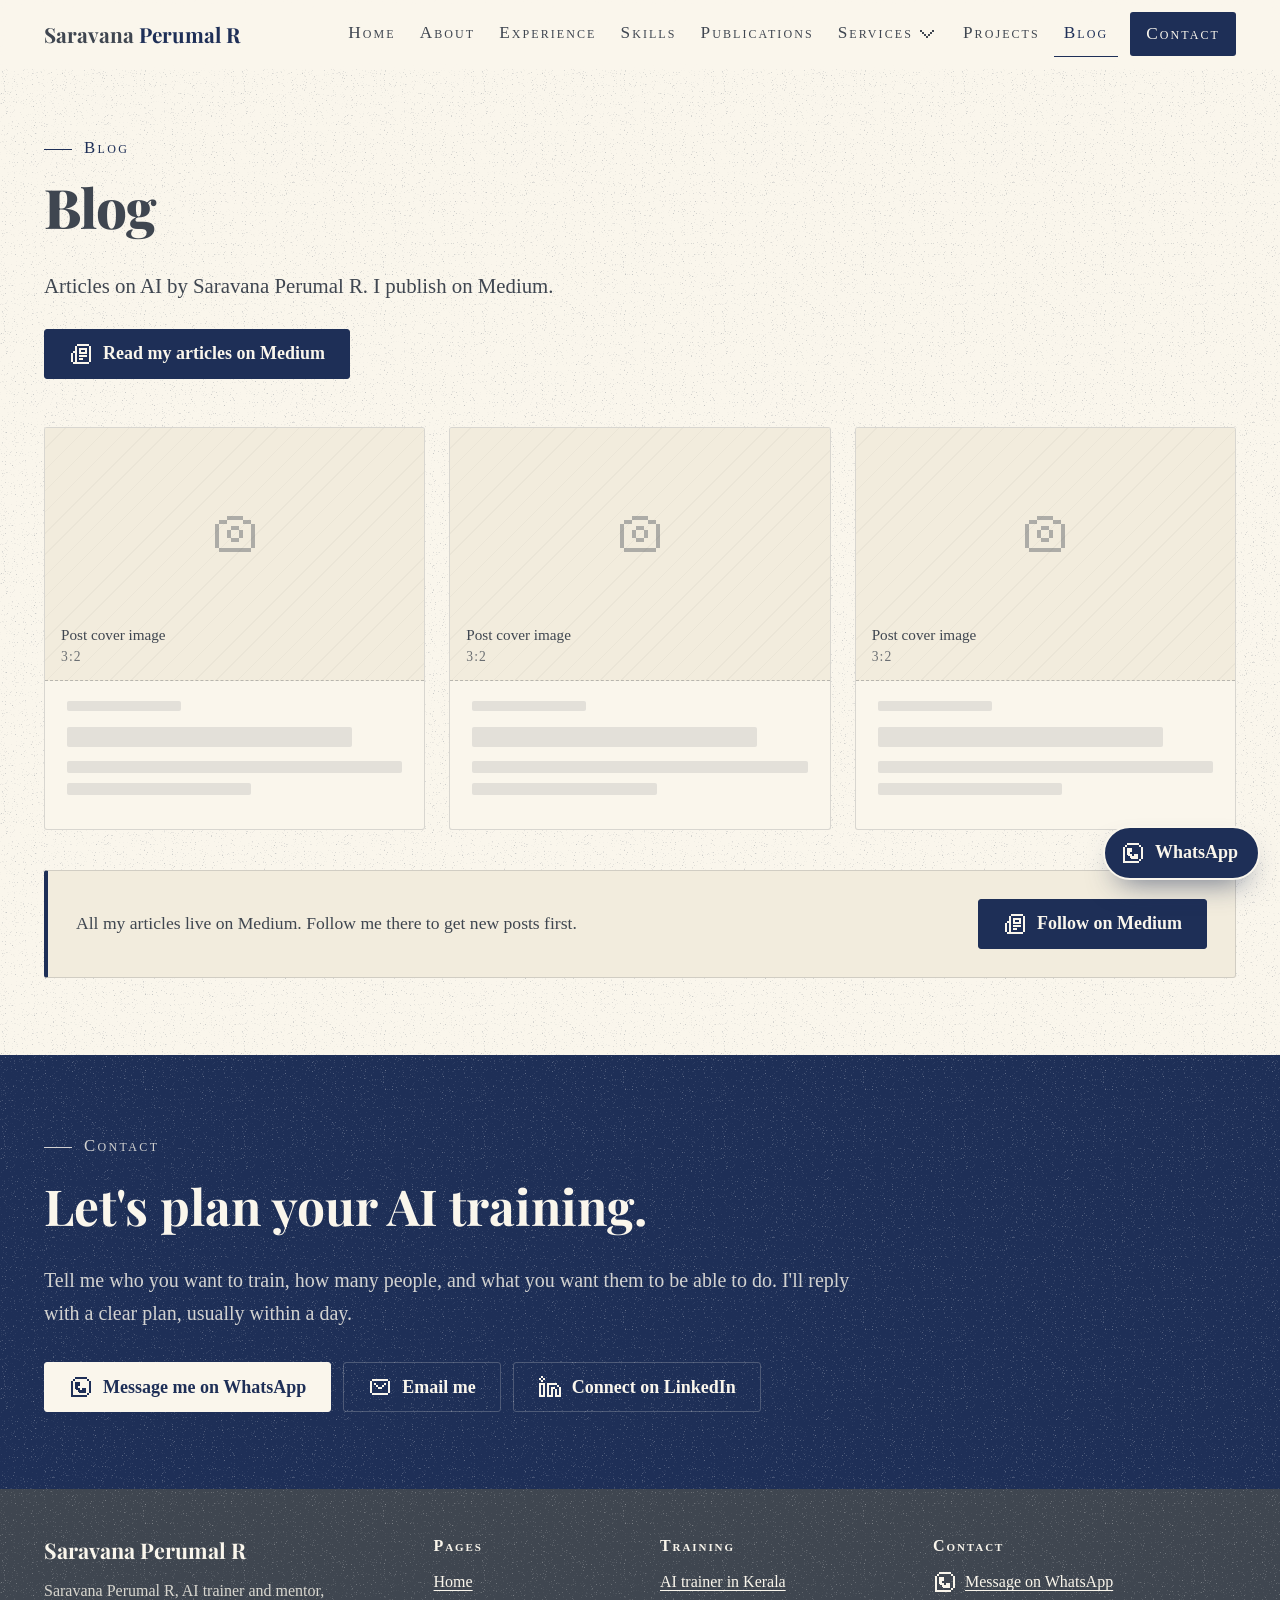
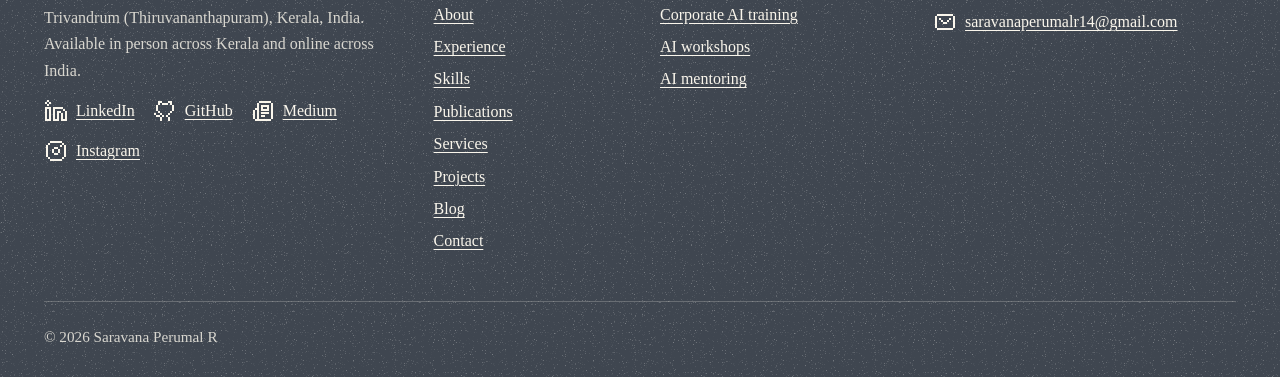
<file: blog.html>
<!doctype html>
<html lang="en-IN">
<head>
  <meta charset="utf-8">
  <meta name="viewport" content="width=device-width, initial-scale=1">
  <script>document.documentElement.classList.add('js');</script>

  <title>Blog | Saravana Perumal R, AI Trainer in Kerala</title>
  <meta name="description" content="Articles on AI by Saravana Perumal R, an AI trainer and Gen AI Engineer in Trivandrum, Kerala. Read the full archive on Medium.">
  <meta name="theme-color" content="#1E2F57">
  <link rel="icon" type="image/png" href="assets/img/favicon.png">

  <!-- TODO: replace YOUR-DOMAIN with the live domain -->
  <link rel="canonical" href="https://YOUR-DOMAIN/blog.html">
  <meta property="og:type" content="website">
  <meta property="og:locale" content="en_IN">
  <meta property="og:site_name" content="Saravana Perumal R">
  <meta property="og:title" content="Blog | Saravana Perumal R, AI Trainer in Kerala">
  <meta property="og:description" content="Articles on AI by Saravana Perumal R, an AI trainer and Gen AI Engineer in Trivandrum, Kerala. Read the full archive on Medium.">
  <meta property="og:url" content="https://YOUR-DOMAIN/blog.html">
  <meta property="og:image" content="https://YOUR-DOMAIN/assets/img/blog.jpg">
  <meta name="twitter:card" content="summary_large_image">

  <link rel="preconnect" href="https://fonts.googleapis.com">
  <link rel="preconnect" href="https://fonts.gstatic.com" crossorigin>
  <link rel="stylesheet" href="https://fonts.googleapis.com/css2?family=Playfair+Display:wght@700;800&family=Tinos:wght@400;700&display=swap">
  <link rel="stylesheet" href="assets/css/styles.css?v=20261126">
  <script src="assets/js/main.js?v=20261126" defer></script>
</head>
<body>
  <a class="skip-link" href="#main">Skip to content</a>

  <header class="site-header">
    <div class="container header-inner">
      <a class="brand" href="index.html">Saravana <span>Perumal R</span></a>
      <button class="nav-toggle" type="button" aria-expanded="false" aria-controls="site-nav">
        <svg class="ico ico-menu nav-ico-open" viewBox="0 0 24 24" fill="currentColor" shape-rendering="crispEdges" aria-hidden="true" focusable="false"><path fill="currentColor" d="M20 18H4v-2h16zm0-5H4v-2h16zm0-5H4V6h16z"/></svg><svg class="ico ico-x nav-ico-close" viewBox="0 0 24 24" fill="currentColor" shape-rendering="crispEdges" aria-hidden="true" focusable="false"><path fill="currentColor" d="M7 19H5v-2h2zm12 0h-2v-2h2zM9 15v2H7v-2zm8 2h-2v-2h2zm-6-2H9v-2h2zm4 0h-2v-2h2zm-2-2h-2v-2h2zm-2-2H9V9h2zm4 0h-2V9h2zM9 9H7V7h2zm8 0h-2V7h2zM7 7H5V5h2zm12 0h-2V5h2z"/></svg>
        Menu
      </button>
      <nav class="site-nav" id="site-nav" aria-label="Main">
        <ul>
          <li><a href="index.html">Home</a></li>
          <li><a href="about.html">About</a></li>
          <li><a href="experience.html">Experience</a></li>
          <li><a href="skills.html">Skills</a></li>
          <li><a href="publications.html">Publications</a></li>
          <li class="has-sub">
            <a href="services.html">Services<svg class="ico ico-chevron-down nav-chevron" viewBox="0 0 24 24" fill="currentColor" shape-rendering="crispEdges" aria-hidden="true" focusable="false"><path fill="currentColor" d="M13 16h-2v-2h2zm-2-2H9v-2h2zm4 0h-2v-2h2zm-6-2H7v-2h2zm8 0h-2v-2h2zM7 10H5V8h2zm12 0h-2V8h2z"/></svg></a>
            <ul class="sub-nav" aria-label="Service pages">
              <li><a href="ai-trainer-in-kerala/index.html">AI trainer in Kerala</a></li>
              <li><a href="corporate-ai-training/index.html">Corporate AI training</a></li>
              <li><a href="ai-workshops/index.html">AI workshops</a></li>
              <li><a href="ai-mentor/index.html">AI mentoring</a></li>
            </ul>
          </li>
          <li><a href="projects.html">Projects</a></li>
          <li><a href="blog.html" aria-current="page">Blog</a></li>
          <li class="nav-cta"><a href="contact.html">Contact</a></li>
        </ul>
      </nav>
    </div>
  </header>

  <main id="main">
    <section class="page-hero" aria-labelledby="hero-title">
      <div class="container">
        <span class="eyebrow">Blog</span>
        <h1 id="hero-title">Blog</h1>
        <p class="hero-lede">Articles on AI by Saravana Perumal R. I publish on Medium.</p>
        <div class="btn-row" style="margin-top:1.6rem">
          <a class="btn btn--primary" href="https://medium.com/@mynamesaravanaperumal" target="_blank" rel="noopener"><svg class="ico ico-medium" viewBox="0 0 24 24" fill="currentColor" shape-rendering="crispEdges" aria-hidden="true" focusable="false"><path fill="currentColor" d="M8 2h12v2H8zM6 4h2v16H6zm14 0h2v16h-2zM4 20h16v2H4zm-2-9h2v9H2zm2-2h2v2H4zm6-3h8v2h-8zm0 4h8v2h-8zm0-2h2v2h-2zm6 0h2v2h-2zm-6 5h8v2h-8zm0 3h4v2h-4z"/></svg>Read my articles on Medium</a>
        </div>
      </div>
    </section>

    <section class="section" aria-label="Posts" style="padding-top:0">
      <div class="container">
        <!--
          TO ADD A POST: replace one of the empty cards below with this block.

          <article class="post-card reveal">
            <a href="https://medium.com/@mynamesaravanaperumal/YOUR-POST-SLUG" target="_blank" rel="noopener">
              <img class="photo photo--landscape" src="assets/img/blog/post-slug.webp" width="900" height="600" alt="Describe the cover image" loading="lazy">
              <div class="post-body">
                <p class="post-meta">Month YYYY · Medium</p>
                <h2 class="post-title">Post title</h2>
                <p>One or two lines on what the post covers.</p>
              </div>
            </a>
          </article>
        -->
        <div class="posts">
          <article class="post-card reveal" aria-hidden="true">
            <div class="img-slot img-slot--landscape"><svg class="ico ico-camera img-slot-ico ico-48" viewBox="0 0 24 24" fill="currentColor" shape-rendering="crispEdges" aria-hidden="true" focusable="false"><path fill="currentColor" d="M4 5h4v2H4zm4-2h8v2H8zm8 2h4v2h-4zM2 7h2v12H2zm2 12h16v2H4zM20 7h2v12h-2zM10 8h4v2h-4zm0 6h4v2h-4zm-2-4h2v4H8zm6 0h2v4h-2z"/></svg><p class="img-slot-label">Post cover image<small>3:2</small></p></div>
            <div class="post-body">
              <div class="skeleton skeleton--meta"></div>
              <div class="skeleton skeleton--title"></div>
              <div class="skeleton"></div>
              <div class="skeleton skeleton--short"></div>
            </div>
          </article>
          <article class="post-card reveal" aria-hidden="true">
            <div class="img-slot img-slot--landscape"><svg class="ico ico-camera img-slot-ico ico-48" viewBox="0 0 24 24" fill="currentColor" shape-rendering="crispEdges" aria-hidden="true" focusable="false"><path fill="currentColor" d="M4 5h4v2H4zm4-2h8v2H8zm8 2h4v2h-4zM2 7h2v12H2zm2 12h16v2H4zM20 7h2v12h-2zM10 8h4v2h-4zm0 6h4v2h-4zm-2-4h2v4H8zm6 0h2v4h-2z"/></svg><p class="img-slot-label">Post cover image<small>3:2</small></p></div>
            <div class="post-body">
              <div class="skeleton skeleton--meta"></div>
              <div class="skeleton skeleton--title"></div>
              <div class="skeleton"></div>
              <div class="skeleton skeleton--short"></div>
            </div>
          </article>
          <article class="post-card reveal" aria-hidden="true">
            <div class="img-slot img-slot--landscape"><svg class="ico ico-camera img-slot-ico ico-48" viewBox="0 0 24 24" fill="currentColor" shape-rendering="crispEdges" aria-hidden="true" focusable="false"><path fill="currentColor" d="M4 5h4v2H4zm4-2h8v2H8zm8 2h4v2h-4zM2 7h2v12H2zm2 12h16v2H4zM20 7h2v12h-2zM10 8h4v2h-4zm0 6h4v2h-4zm-2-4h2v4H8zm6 0h2v4h-2z"/></svg><p class="img-slot-label">Post cover image<small>3:2</small></p></div>
            <div class="post-body">
              <div class="skeleton skeleton--meta"></div>
              <div class="skeleton skeleton--title"></div>
              <div class="skeleton"></div>
              <div class="skeleton skeleton--short"></div>
            </div>
          </article>
        </div>

        <div class="medium-band reveal">
          <p>All my articles live on Medium. Follow me there to get new posts first.</p>
          <a class="btn btn--primary" href="https://medium.com/@mynamesaravanaperumal" target="_blank" rel="noopener"><svg class="ico ico-medium" viewBox="0 0 24 24" fill="currentColor" shape-rendering="crispEdges" aria-hidden="true" focusable="false"><path fill="currentColor" d="M8 2h12v2H8zM6 4h2v16H6zm14 0h2v16h-2zM4 20h16v2H4zm-2-9h2v9H2zm2-2h2v2H4zm6-3h8v2h-8zm0 4h8v2h-8zm0-2h2v2h-2zm6 0h2v2h-2zm-6 5h8v2h-8zm0 3h4v2h-4z"/></svg>Follow on Medium</a>
        </div>
      </div>
    </section>

    <section class="cta" id="contact" aria-labelledby="contact-title">
      <div class="container">
        <div class="cta-inner reveal">
          <span class="eyebrow" style="color:rgba(250,246,236,.82)">Contact</span>
          <h2 id="contact-title">Let's plan your AI training.</h2>
          <p>Tell me who you want to train, how many people, and what you want them to be able to do. I'll reply with a clear plan, usually within a day.</p>
          <div class="btn-row">
            <a class="btn btn--light" href="https://wa.me/917012753018?text=Hi%20Saravana%2C%20I%27d%20like%20to%20plan%20an%20AI%20training." target="_blank" rel="noopener">
              <svg class="ico ico-whatsapp" viewBox="0 0 24 24" fill="currentColor" shape-rendering="crispEdges" aria-hidden="true" focusable="false"><path fill="currentColor" d="M4 20h14v2H2V6h2zm16 0h-2v-2h2zm-9-9H9v2h2v2h2v-2h4v5h-7v-1H9v-2H7v-1H6V7h5zm11 7h-2V6h2zM6 6H4V4h2zm14 0h-2V4h2zm-2-2H6V2h12z"/></svg>
              Message me on WhatsApp
            </a>
            <a class="btn btn--outline-light" href="mailto:saravanaperumalr14@gmail.com?subject=AI%20training%20enquiry">
              <svg class="ico ico-mail" viewBox="0 0 24 24" fill="currentColor" shape-rendering="crispEdges" aria-hidden="true" focusable="false"><path fill="currentColor" d="M6 8h2v2H6zm2 2h2v2H8zm10-2h-2v2h2zm-2 2h-2v2h2zm-6 2h4v2h-4zM2 6h2v12H2zm18 0h2v12h-2zM4 4h16v2H4zm0 14h16v2H4z"/></svg>
              Email me
            </a>
            <a class="btn btn--outline-light" href="https://www.linkedin.com/in/saravana-perumal-r-04b368288" target="_blank" rel="noopener">
              <svg class="ico ico-linkedin" viewBox="0 0 24 24" fill="currentColor" shape-rendering="crispEdges" aria-hidden="true" focusable="false"><path fill="currentColor" d="M7 22H1V8h6zm12-12h-8v10h2v-8h4v2h-2v8H9V8h10zm4 12h-6v-8h2v6h2v-8h2zM3 20h2V10H3zm18-8h-2v-2h2zM5 7H3V5h2zM3 5H1V3h2zm4 0H5V3h2zM5 3H3V1h2z"/></svg>
              Connect on LinkedIn
            </a>
          </div>
        </div>
      </div>
    </section>
  </main>

  <footer class="site-footer">
    <div class="container">
      <div class="footer-grid">
        <div>
          <p class="footer-brand">Saravana Perumal R</p>
          <address style="font-style:normal">
            <p>Saravana Perumal R, AI trainer and mentor, Trivandrum (Thiruvananthapuram), Kerala, India. Available in person across Kerala and online across India.</p>
          </address>
          <ul class="footer-social">
            <li><a class="with-ico" href="https://www.linkedin.com/in/saravana-perumal-r-04b368288" target="_blank" rel="noopener"><svg class="ico ico-linkedin" viewBox="0 0 24 24" fill="currentColor" shape-rendering="crispEdges" aria-hidden="true" focusable="false"><path fill="currentColor" d="M7 22H1V8h6zm12-12h-8v10h2v-8h4v2h-2v8H9V8h10zm4 12h-6v-8h2v6h2v-8h2zM3 20h2V10H3zm18-8h-2v-2h2zM5 7H3V5h2zM3 5H1V3h2zm4 0H5V3h2zM5 3H3V1h2z"/></svg>LinkedIn</a></li>
            <li><a class="with-ico" href="https://github.com/saravanagithub14" target="_blank" rel="noopener"><svg class="ico ico-github" viewBox="0 0 24 24" fill="currentColor" shape-rendering="crispEdges" aria-hidden="true" focusable="false"><path fill="currentColor" d="M5 2h4v2H7v2H5zm0 10H3V6h2zm2 2H5v-2h2zm2 2v-2H7v2H3v-2H1v2h2v2h4v4h2v-4h2v-2zm0 0v2H7v-2zm6-12v2H9V4zm4 2h-2V4h-2V2h4zm0 6V6h2v6zm-2 2v-2h2v2zm-2 2v-2h2v2zm0 2h-2v-2h2zm0 0h2v4h-2z"/></svg>GitHub</a></li>
            <li><a class="with-ico" href="https://medium.com/@mynamesaravanaperumal" target="_blank" rel="noopener"><svg class="ico ico-medium" viewBox="0 0 24 24" fill="currentColor" shape-rendering="crispEdges" aria-hidden="true" focusable="false"><path fill="currentColor" d="M8 2h12v2H8zM6 4h2v16H6zm14 0h2v16h-2zM4 20h16v2H4zm-2-9h2v9H2zm2-2h2v2H4zm6-3h8v2h-8zm0 4h8v2h-8zm0-2h2v2h-2zm6 0h2v2h-2zm-6 5h8v2h-8zm0 3h4v2h-4z"/></svg>Medium</a></li>
            <li><a class="with-ico" href="https://www.instagram.com/prof_ds_" target="_blank" rel="noopener"><svg class="ico ico-instagram" viewBox="0 0 24 24" fill="currentColor" shape-rendering="crispEdges" aria-hidden="true" focusable="false"><path fill="currentColor" d="M18 22H6v-2h12zM6 20H4v-2h2zm14 0h-2v-2h2zM4 18H2V6h2zm18 0h-2V6h2zm-8-2h-4v-2h4zm-4-2H8v-4h2zm6 0h-2v-4h2zm-2-4h-4V8h4zm4-2h-2V6h2zM6 6H4V4h2zm14 0h-2V4h2zm-2-2H6V2h12z"/></svg>Instagram</a></li>
          </ul>
        </div>
        <div>
          <p class="footer-label">Pages</p>
          <ul class="footer-list">
            <li><a href="index.html">Home</a></li>
            <li><a href="about.html">About</a></li>
            <li><a href="experience.html">Experience</a></li>
            <li><a href="skills.html">Skills</a></li>
            <li><a href="publications.html">Publications</a></li>
            <li><a href="services.html">Services</a></li>
            <li><a href="projects.html">Projects</a></li>
            <li><a href="blog.html">Blog</a></li>
            <li><a href="contact.html">Contact</a></li>
          </ul>
        </div>
        <div>
          <p class="footer-label">Training</p>
          <ul class="footer-list">
            <li><a href="ai-trainer-in-kerala/index.html">AI trainer in Kerala</a></li>
            <li><a href="corporate-ai-training/index.html">Corporate AI training</a></li>
            <li><a href="ai-workshops/index.html">AI workshops</a></li>
            <li><a href="ai-mentor/index.html">AI mentoring</a></li>
          </ul>
        </div>
        <div>
          <p class="footer-label">Contact</p>
          <ul class="footer-list">
            <li><a class="with-ico" href="https://wa.me/917012753018" target="_blank" rel="noopener"><svg class="ico ico-whatsapp" viewBox="0 0 24 24" fill="currentColor" shape-rendering="crispEdges" aria-hidden="true" focusable="false"><path fill="currentColor" d="M4 20h14v2H2V6h2zm16 0h-2v-2h2zm-9-9H9v2h2v2h2v-2h4v5h-7v-1H9v-2H7v-1H6V7h5zm11 7h-2V6h2zM6 6H4V4h2zm14 0h-2V4h2zm-2-2H6V2h12z"/></svg>Message on WhatsApp</a></li>
            <li><a class="with-ico" href="mailto:saravanaperumalr14@gmail.com"><svg class="ico ico-mail" viewBox="0 0 24 24" fill="currentColor" shape-rendering="crispEdges" aria-hidden="true" focusable="false"><path fill="currentColor" d="M6 8h2v2H6zm2 2h2v2H8zm10-2h-2v2h2zm-2 2h-2v2h2zm-6 2h4v2h-4zM2 6h2v12H2zm18 0h2v12h-2zM4 4h16v2H4zm0 14h16v2H4z"/></svg>saravanaperumalr14@gmail.com</a></li>
          </ul>
        </div>
      </div>
      <p class="footer-base">&copy; <span data-year>2026</span> Saravana Perumal R</p>
    </div>
  </footer>
  <a class="wa-float" href="https://wa.me/917012753018?text=Hi%20Saravana%2C%20I%27d%20like%20to%20know%20more%20about%20your%20AI%20training." target="_blank" rel="noopener" aria-label="Message Saravana on WhatsApp"><svg class="ico ico-whatsapp" viewBox="0 0 24 24" fill="currentColor" shape-rendering="crispEdges" aria-hidden="true" focusable="false"><path fill="currentColor" d="M4 20h14v2H2V6h2zm16 0h-2v-2h2zm-9-9H9v2h2v2h2v-2h4v5h-7v-1H9v-2H7v-1H6V7h5zm11 7h-2V6h2zM6 6H4V4h2zm14 0h-2V4h2zm-2-2H6V2h12z"/></svg><span class="wa-float-label">WhatsApp</span></a>
</body>
</html>
</file>
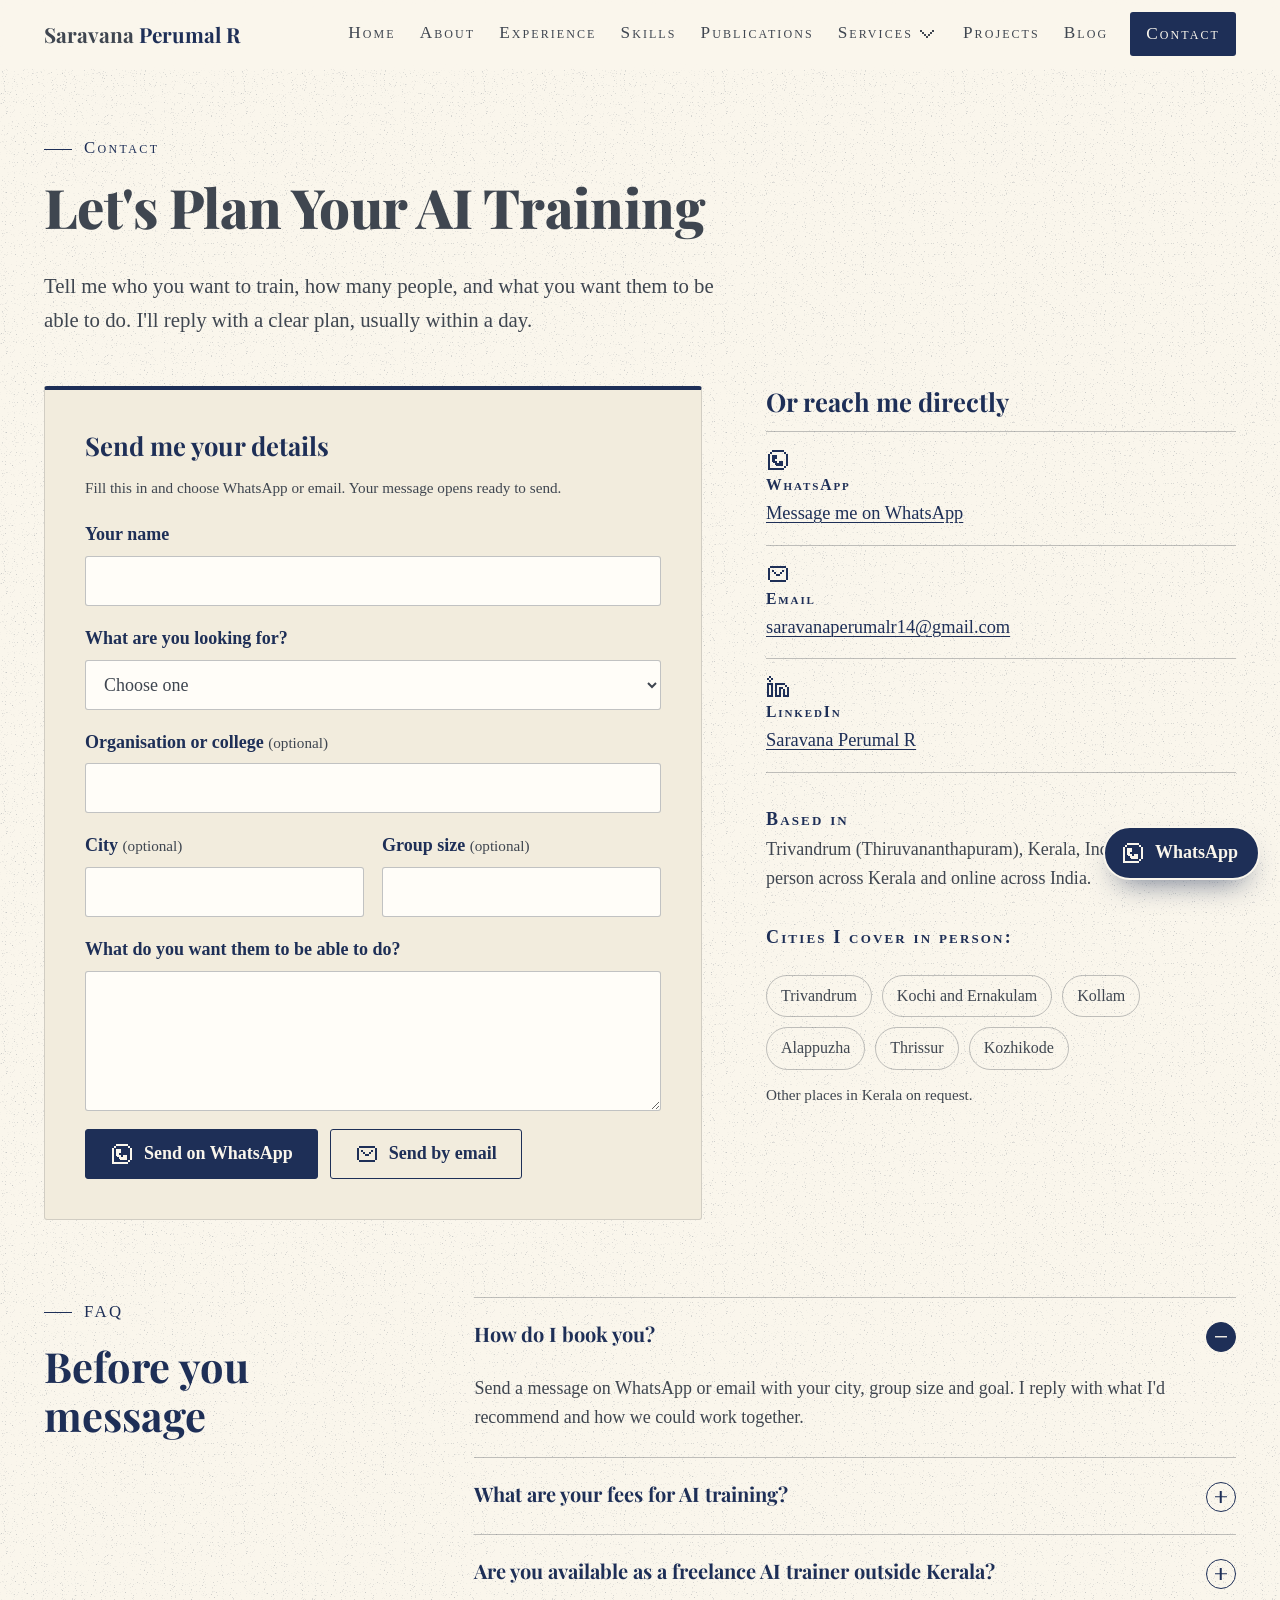
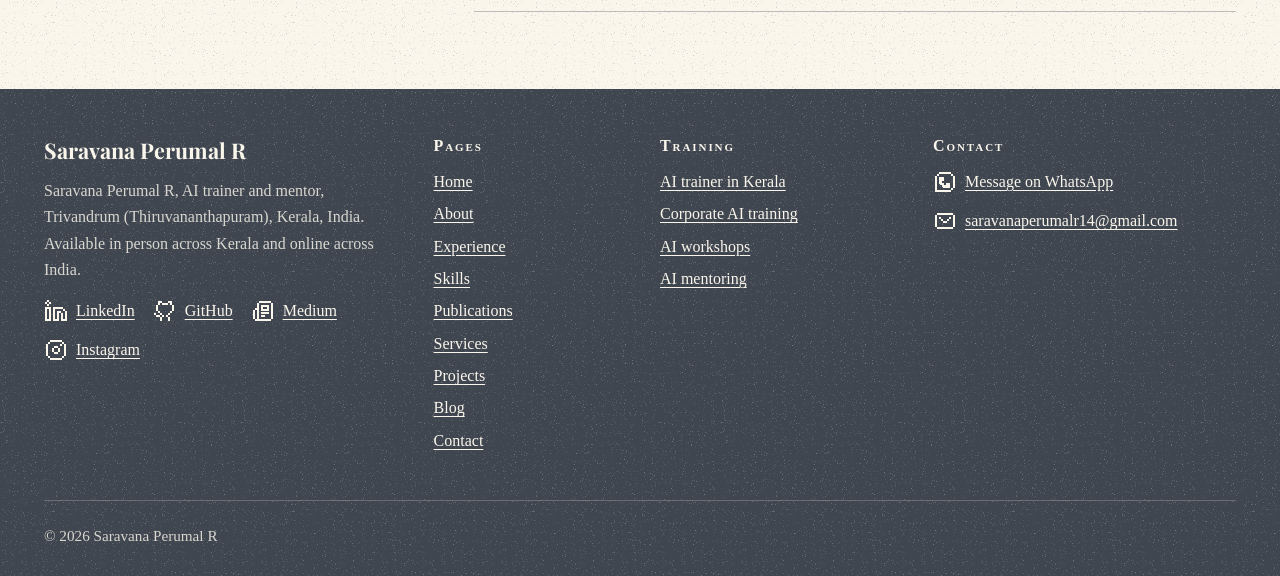
<file: contact.html>
<!doctype html>
<html lang="en-IN">
<head>
  <meta charset="utf-8">
  <meta name="viewport" content="width=device-width, initial-scale=1">
  <script>document.documentElement.classList.add('js');</script>

  <title>Contact Saravana Perumal R | Book AI Training in Kerala</title>
  <meta name="description" content="Book AI training, a workshop or mentoring with Saravana Perumal R. Send your city, group size and goal on WhatsApp or email for a plan and quote.">
  <meta name="theme-color" content="#1E2F57">
  <link rel="icon" type="image/png" href="assets/img/favicon.png">

  <!-- TODO: replace YOUR-DOMAIN with the live domain -->
  <link rel="canonical" href="https://YOUR-DOMAIN/contact.html">
  <meta property="og:type" content="website">
  <meta property="og:locale" content="en_IN">
  <meta property="og:site_name" content="Saravana Perumal R">
  <meta property="og:title" content="Contact Saravana Perumal R | Book AI Training in Kerala">
  <meta property="og:description" content="Book AI training, a workshop or mentoring with Saravana Perumal R. Send your city, group size and goal on WhatsApp or email for a plan and quote.">
  <meta property="og:url" content="https://YOUR-DOMAIN/contact.html">
  <meta property="og:image" content="https://YOUR-DOMAIN/assets/img/ai-trainer-kerala.jpg">
  <meta name="twitter:card" content="summary_large_image">

  <link rel="preconnect" href="https://fonts.googleapis.com">
  <link rel="preconnect" href="https://fonts.gstatic.com" crossorigin>
  <link rel="stylesheet" href="https://fonts.googleapis.com/css2?family=Playfair+Display:wght@700;800&family=Tinos:wght@400;700&display=swap">
  <link rel="stylesheet" href="assets/css/styles.css?v=20261126">
  <script src="assets/js/main.js?v=20261126" defer></script>
</head>
<body>
  <a class="skip-link" href="#main">Skip to content</a>

  <header class="site-header">
    <div class="container header-inner">
      <a class="brand" href="index.html">Saravana <span>Perumal R</span></a>
      <button class="nav-toggle" type="button" aria-expanded="false" aria-controls="site-nav">
        <svg class="ico ico-menu nav-ico-open" viewBox="0 0 24 24" fill="currentColor" shape-rendering="crispEdges" aria-hidden="true" focusable="false"><path fill="currentColor" d="M20 18H4v-2h16zm0-5H4v-2h16zm0-5H4V6h16z"/></svg><svg class="ico ico-x nav-ico-close" viewBox="0 0 24 24" fill="currentColor" shape-rendering="crispEdges" aria-hidden="true" focusable="false"><path fill="currentColor" d="M7 19H5v-2h2zm12 0h-2v-2h2zM9 15v2H7v-2zm8 2h-2v-2h2zm-6-2H9v-2h2zm4 0h-2v-2h2zm-2-2h-2v-2h2zm-2-2H9V9h2zm4 0h-2V9h2zM9 9H7V7h2zm8 0h-2V7h2zM7 7H5V5h2zm12 0h-2V5h2z"/></svg>
        Menu
      </button>
      <nav class="site-nav" id="site-nav" aria-label="Main">
        <ul>
          <li><a href="index.html">Home</a></li>
          <li><a href="about.html">About</a></li>
          <li><a href="experience.html">Experience</a></li>
          <li><a href="skills.html">Skills</a></li>
          <li><a href="publications.html">Publications</a></li>
          <li class="has-sub">
            <a href="services.html">Services<svg class="ico ico-chevron-down nav-chevron" viewBox="0 0 24 24" fill="currentColor" shape-rendering="crispEdges" aria-hidden="true" focusable="false"><path fill="currentColor" d="M13 16h-2v-2h2zm-2-2H9v-2h2zm4 0h-2v-2h2zm-6-2H7v-2h2zm8 0h-2v-2h2zM7 10H5V8h2zm12 0h-2V8h2z"/></svg></a>
            <ul class="sub-nav" aria-label="Service pages">
              <li><a href="ai-trainer-in-kerala/index.html">AI trainer in Kerala</a></li>
              <li><a href="corporate-ai-training/index.html">Corporate AI training</a></li>
              <li><a href="ai-workshops/index.html">AI workshops</a></li>
              <li><a href="ai-mentor/index.html">AI mentoring</a></li>
            </ul>
          </li>
          <li><a href="projects.html">Projects</a></li>
          <li><a href="blog.html">Blog</a></li>
          <li class="nav-cta"><a href="contact.html" aria-current="page">Contact</a></li>
        </ul>
      </nav>
    </div>
  </header>

  <main id="main">
    <section class="page-hero" aria-labelledby="hero-title">
      <div class="container">
        <span class="eyebrow">Contact</span>
        <h1 id="hero-title">Let's Plan Your AI Training</h1>
        <p class="hero-lede">Tell me who you want to train, how many people, and what you want them to be able to do. I'll reply with a clear plan, usually within a day.</p>
      </div>
    </section>

    <section class="section" aria-label="Contact options" style="padding-top:0">
      <div class="container contact-grid">
        <div class="form-card reveal">
          <h2 style="font-size:1.6rem">Send me your details</h2>
          <p class="form-note" style="margin-bottom:20px">Fill this in and choose WhatsApp or email. Your message opens ready to send.</p>
          <form class="form" id="enquiry-form" novalidate>
            <div class="field">
              <label for="f-name">Your name</label>
              <input id="f-name" name="name" type="text" autocomplete="name" required>
            </div>
            <div class="field">
              <label for="f-interest">What are you looking for?</label>
              <select id="f-interest" name="interest" required>
                <option value="">Choose one</option>
                <option>Corporate AI training</option>
                <option>AI workshop for a college or community</option>
                <option>Generative AI training</option>
                <option>Agentic AI training</option>
                <option>One-on-one AI mentoring</option>
                <option>Something else</option>
              </select>
            </div>
            <div class="field">
              <label for="f-org">Organisation or college <span class="optional">(optional)</span></label>
              <input id="f-org" name="organisation" type="text" autocomplete="organization">
            </div>
            <div class="field-row">
              <div class="field">
                <label for="f-city">City <span class="optional">(optional)</span></label>
                <input id="f-city" name="city" type="text" autocomplete="address-level2">
              </div>
              <div class="field">
                <label for="f-size">Group size <span class="optional">(optional)</span></label>
                <input id="f-size" name="size" type="text" inputmode="numeric">
              </div>
            </div>
            <div class="field">
              <label for="f-goal">What do you want them to be able to do?</label>
              <textarea id="f-goal" name="goal" required></textarea>
            </div>
            <div class="btn-row">
              <button class="btn btn--primary" type="submit">
                <svg class="ico ico-whatsapp" viewBox="0 0 24 24" fill="currentColor" shape-rendering="crispEdges" aria-hidden="true" focusable="false"><path fill="currentColor" d="M4 20h14v2H2V6h2zm16 0h-2v-2h2zm-9-9H9v2h2v2h2v-2h4v5h-7v-1H9v-2H7v-1H6V7h5zm11 7h-2V6h2zM6 6H4V4h2zm14 0h-2V4h2zm-2-2H6V2h12z"/></svg>
                Send on WhatsApp
              </button>
              <button class="btn btn--ghost" type="button" id="enquiry-email">
                <svg class="ico ico-mail" viewBox="0 0 24 24" fill="currentColor" shape-rendering="crispEdges" aria-hidden="true" focusable="false"><path fill="currentColor" d="M6 8h2v2H6zm2 2h2v2H8zm10-2h-2v2h2zm-2 2h-2v2h2zm-6 2h4v2h-4zM2 6h2v12H2zm18 0h2v12h-2zM4 4h16v2H4zm0 14h16v2H4z"/></svg>
                Send by email
              </button>
            </div>
            <noscript><p class="form-note">This form needs JavaScript. You can still reach me directly using the details on this page.</p></noscript>
          </form>
        </div>

        <div class="reveal">
          <h2 style="font-size:1.6rem">Or reach me directly</h2>
          <ul class="contact-list">
            <li><span class="contact-label"><svg class="ico ico-whatsapp" viewBox="0 0 24 24" fill="currentColor" shape-rendering="crispEdges" aria-hidden="true" focusable="false"><path fill="currentColor" d="M4 20h14v2H2V6h2zm16 0h-2v-2h2zm-9-9H9v2h2v2h2v-2h4v5h-7v-1H9v-2H7v-1H6V7h5zm11 7h-2V6h2zM6 6H4V4h2zm14 0h-2V4h2zm-2-2H6V2h12z"/></svg>WhatsApp</span><a href="https://wa.me/917012753018" target="_blank" rel="noopener">Message me on WhatsApp</a></li>
            <li><span class="contact-label"><svg class="ico ico-mail" viewBox="0 0 24 24" fill="currentColor" shape-rendering="crispEdges" aria-hidden="true" focusable="false"><path fill="currentColor" d="M6 8h2v2H6zm2 2h2v2H8zm10-2h-2v2h2zm-2 2h-2v2h2zm-6 2h4v2h-4zM2 6h2v12H2zm18 0h2v12h-2zM4 4h16v2H4zm0 14h16v2H4z"/></svg>Email</span><a href="mailto:saravanaperumalr14@gmail.com">saravanaperumalr14@gmail.com</a></li>
            <li><span class="contact-label"><svg class="ico ico-linkedin" viewBox="0 0 24 24" fill="currentColor" shape-rendering="crispEdges" aria-hidden="true" focusable="false"><path fill="currentColor" d="M7 22H1V8h6zm12-12h-8v10h2v-8h4v2h-2v8H9V8h10zm4 12h-6v-8h2v6h2v-8h2zM3 20h2V10H3zm18-8h-2v-2h2zM5 7H3V5h2zM3 5H1V3h2zm4 0H5V3h2zM5 3H3V1h2z"/></svg>LinkedIn</span><a href="https://www.linkedin.com/in/saravana-perumal-r-04b368288" target="_blank" rel="noopener">Saravana Perumal R</a></li>
          </ul>

          <p class="cities-label" style="color:var(--ink)">Based in</p>
          <p>Trivandrum (Thiruvananthapuram), Kerala, India. Available in person across Kerala and online across India.</p>
          <p class="cities-label" style="color:var(--ink)">Cities I cover in person:</p>
          <ul class="cities cities--light">
            <li>Trivandrum</li>
            <li>Kochi and Ernakulam</li>
            <li>Kollam</li>
            <li>Alappuzha</li>
            <li>Thrissur</li>
            <li>Kozhikode</li>
          </ul>
          <p class="form-note">Other places in Kerala on request.</p>
        </div>
      </div>
    </section>

    <section class="section" aria-labelledby="faq-title" style="padding-top:0">
      <div class="container faq-grid">
        <div class="section-head reveal">
          <span class="eyebrow">FAQ</span>
          <h2 id="faq-title">Before you message</h2>
        </div>
        <div class="faq-list faq-plain">
          <details class="faq-item" open>
            <summary><h3>How do I book you?</h3><span class="faq-icon" aria-hidden="true"></span></summary>
            <div class="faq-answer"><p>Send a message on WhatsApp or email with your city, group size and goal. I reply with what I'd recommend and how we could work together.</p></div>
          </details>
          <details class="faq-item">
            <summary><h3>What are your fees for AI training?</h3><span class="faq-icon" aria-hidden="true"></span></summary>
            <div class="faq-answer"><p>Fees depend on the audience, group size, number of days, and whether the session is online or in person. Message me with those details and I'll send you a quote.</p></div>
          </details>
          <details class="faq-item">
            <summary><h3>Are you available as a freelance AI trainer outside Kerala?</h3><span class="faq-icon" aria-hidden="true"></span></summary>
            <div class="faq-answer"><p>Yes. I take freelance training work across India, mostly online. For in-person sessions outside Kerala, we can discuss travel.</p></div>
          </details>
        </div>
      </div>
    </section>
  </main>

  <footer class="site-footer">
    <div class="container">
      <div class="footer-grid">
        <div>
          <p class="footer-brand">Saravana Perumal R</p>
          <address style="font-style:normal">
            <p>Saravana Perumal R, AI trainer and mentor, Trivandrum (Thiruvananthapuram), Kerala, India. Available in person across Kerala and online across India.</p>
          </address>
          <ul class="footer-social">
            <li><a class="with-ico" href="https://www.linkedin.com/in/saravana-perumal-r-04b368288" target="_blank" rel="noopener"><svg class="ico ico-linkedin" viewBox="0 0 24 24" fill="currentColor" shape-rendering="crispEdges" aria-hidden="true" focusable="false"><path fill="currentColor" d="M7 22H1V8h6zm12-12h-8v10h2v-8h4v2h-2v8H9V8h10zm4 12h-6v-8h2v6h2v-8h2zM3 20h2V10H3zm18-8h-2v-2h2zM5 7H3V5h2zM3 5H1V3h2zm4 0H5V3h2zM5 3H3V1h2z"/></svg>LinkedIn</a></li>
            <li><a class="with-ico" href="https://github.com/saravanagithub14" target="_blank" rel="noopener"><svg class="ico ico-github" viewBox="0 0 24 24" fill="currentColor" shape-rendering="crispEdges" aria-hidden="true" focusable="false"><path fill="currentColor" d="M5 2h4v2H7v2H5zm0 10H3V6h2zm2 2H5v-2h2zm2 2v-2H7v2H3v-2H1v2h2v2h4v4h2v-4h2v-2zm0 0v2H7v-2zm6-12v2H9V4zm4 2h-2V4h-2V2h4zm0 6V6h2v6zm-2 2v-2h2v2zm-2 2v-2h2v2zm0 2h-2v-2h2zm0 0h2v4h-2z"/></svg>GitHub</a></li>
            <li><a class="with-ico" href="https://medium.com/@mynamesaravanaperumal" target="_blank" rel="noopener"><svg class="ico ico-medium" viewBox="0 0 24 24" fill="currentColor" shape-rendering="crispEdges" aria-hidden="true" focusable="false"><path fill="currentColor" d="M8 2h12v2H8zM6 4h2v16H6zm14 0h2v16h-2zM4 20h16v2H4zm-2-9h2v9H2zm2-2h2v2H4zm6-3h8v2h-8zm0 4h8v2h-8zm0-2h2v2h-2zm6 0h2v2h-2zm-6 5h8v2h-8zm0 3h4v2h-4z"/></svg>Medium</a></li>
            <li><a class="with-ico" href="https://www.instagram.com/prof_ds_" target="_blank" rel="noopener"><svg class="ico ico-instagram" viewBox="0 0 24 24" fill="currentColor" shape-rendering="crispEdges" aria-hidden="true" focusable="false"><path fill="currentColor" d="M18 22H6v-2h12zM6 20H4v-2h2zm14 0h-2v-2h2zM4 18H2V6h2zm18 0h-2V6h2zm-8-2h-4v-2h4zm-4-2H8v-4h2zm6 0h-2v-4h2zm-2-4h-4V8h4zm4-2h-2V6h2zM6 6H4V4h2zm14 0h-2V4h2zm-2-2H6V2h12z"/></svg>Instagram</a></li>
          </ul>
        </div>
        <div>
          <p class="footer-label">Pages</p>
          <ul class="footer-list">
            <li><a href="index.html">Home</a></li>
            <li><a href="about.html">About</a></li>
            <li><a href="experience.html">Experience</a></li>
            <li><a href="skills.html">Skills</a></li>
            <li><a href="publications.html">Publications</a></li>
            <li><a href="services.html">Services</a></li>
            <li><a href="projects.html">Projects</a></li>
            <li><a href="blog.html">Blog</a></li>
            <li><a href="contact.html">Contact</a></li>
          </ul>
        </div>
        <div>
          <p class="footer-label">Training</p>
          <ul class="footer-list">
            <li><a href="ai-trainer-in-kerala/index.html">AI trainer in Kerala</a></li>
            <li><a href="corporate-ai-training/index.html">Corporate AI training</a></li>
            <li><a href="ai-workshops/index.html">AI workshops</a></li>
            <li><a href="ai-mentor/index.html">AI mentoring</a></li>
          </ul>
        </div>
        <div>
          <p class="footer-label">Contact</p>
          <ul class="footer-list">
            <li><a class="with-ico" href="https://wa.me/917012753018" target="_blank" rel="noopener"><svg class="ico ico-whatsapp" viewBox="0 0 24 24" fill="currentColor" shape-rendering="crispEdges" aria-hidden="true" focusable="false"><path fill="currentColor" d="M4 20h14v2H2V6h2zm16 0h-2v-2h2zm-9-9H9v2h2v2h2v-2h4v5h-7v-1H9v-2H7v-1H6V7h5zm11 7h-2V6h2zM6 6H4V4h2zm14 0h-2V4h2zm-2-2H6V2h12z"/></svg>Message on WhatsApp</a></li>
            <li><a class="with-ico" href="mailto:saravanaperumalr14@gmail.com"><svg class="ico ico-mail" viewBox="0 0 24 24" fill="currentColor" shape-rendering="crispEdges" aria-hidden="true" focusable="false"><path fill="currentColor" d="M6 8h2v2H6zm2 2h2v2H8zm10-2h-2v2h2zm-2 2h-2v2h2zm-6 2h4v2h-4zM2 6h2v12H2zm18 0h2v12h-2zM4 4h16v2H4zm0 14h16v2H4z"/></svg>saravanaperumalr14@gmail.com</a></li>
          </ul>
        </div>
      </div>
      <p class="footer-base">&copy; <span data-year>2026</span> Saravana Perumal R</p>
    </div>
  </footer>
  <a class="wa-float" href="https://wa.me/917012753018?text=Hi%20Saravana%2C%20I%27d%20like%20to%20know%20more%20about%20your%20AI%20training." target="_blank" rel="noopener" aria-label="Message Saravana on WhatsApp"><svg class="ico ico-whatsapp" viewBox="0 0 24 24" fill="currentColor" shape-rendering="crispEdges" aria-hidden="true" focusable="false"><path fill="currentColor" d="M4 20h14v2H2V6h2zm16 0h-2v-2h2zm-9-9H9v2h2v2h2v-2h4v5h-7v-1H9v-2H7v-1H6V7h5zm11 7h-2V6h2zM6 6H4V4h2zm14 0h-2V4h2zm-2-2H6V2h12z"/></svg><span class="wa-float-label">WhatsApp</span></a>
</body>
</html>
</file>
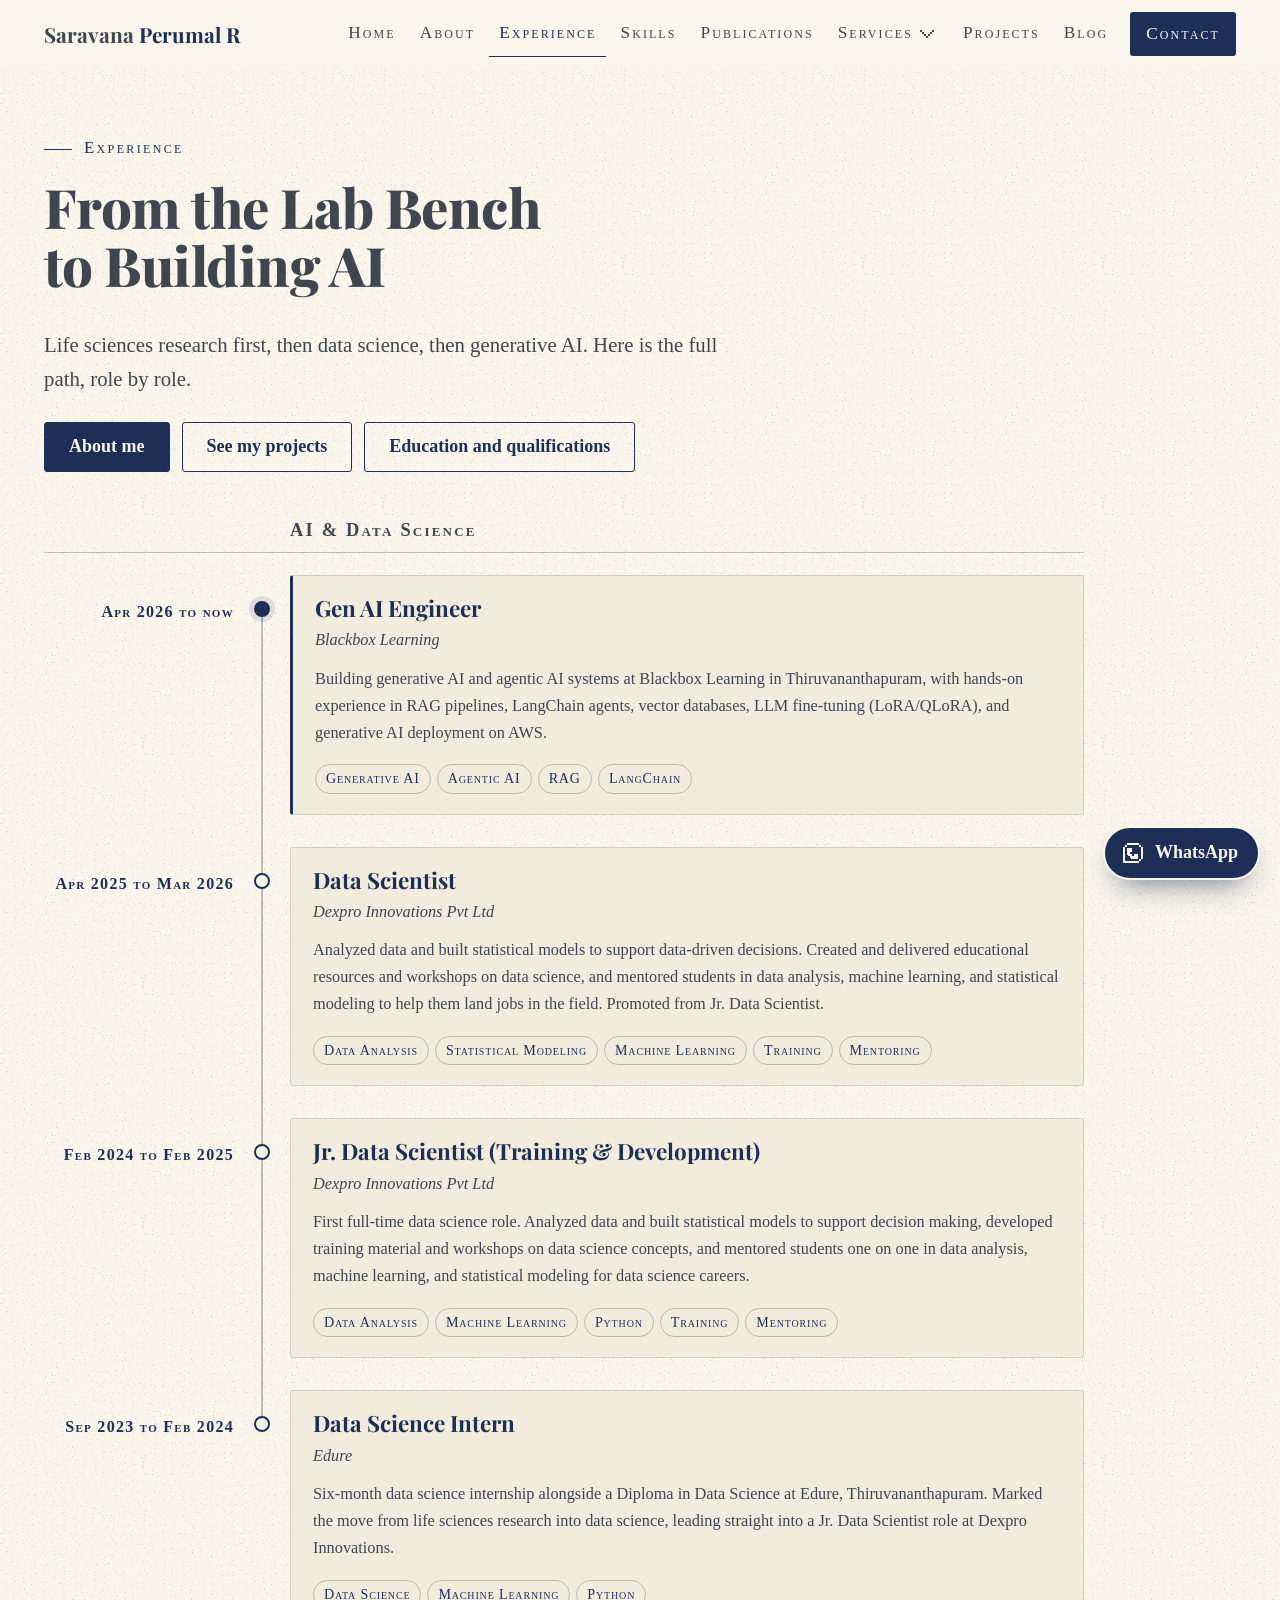
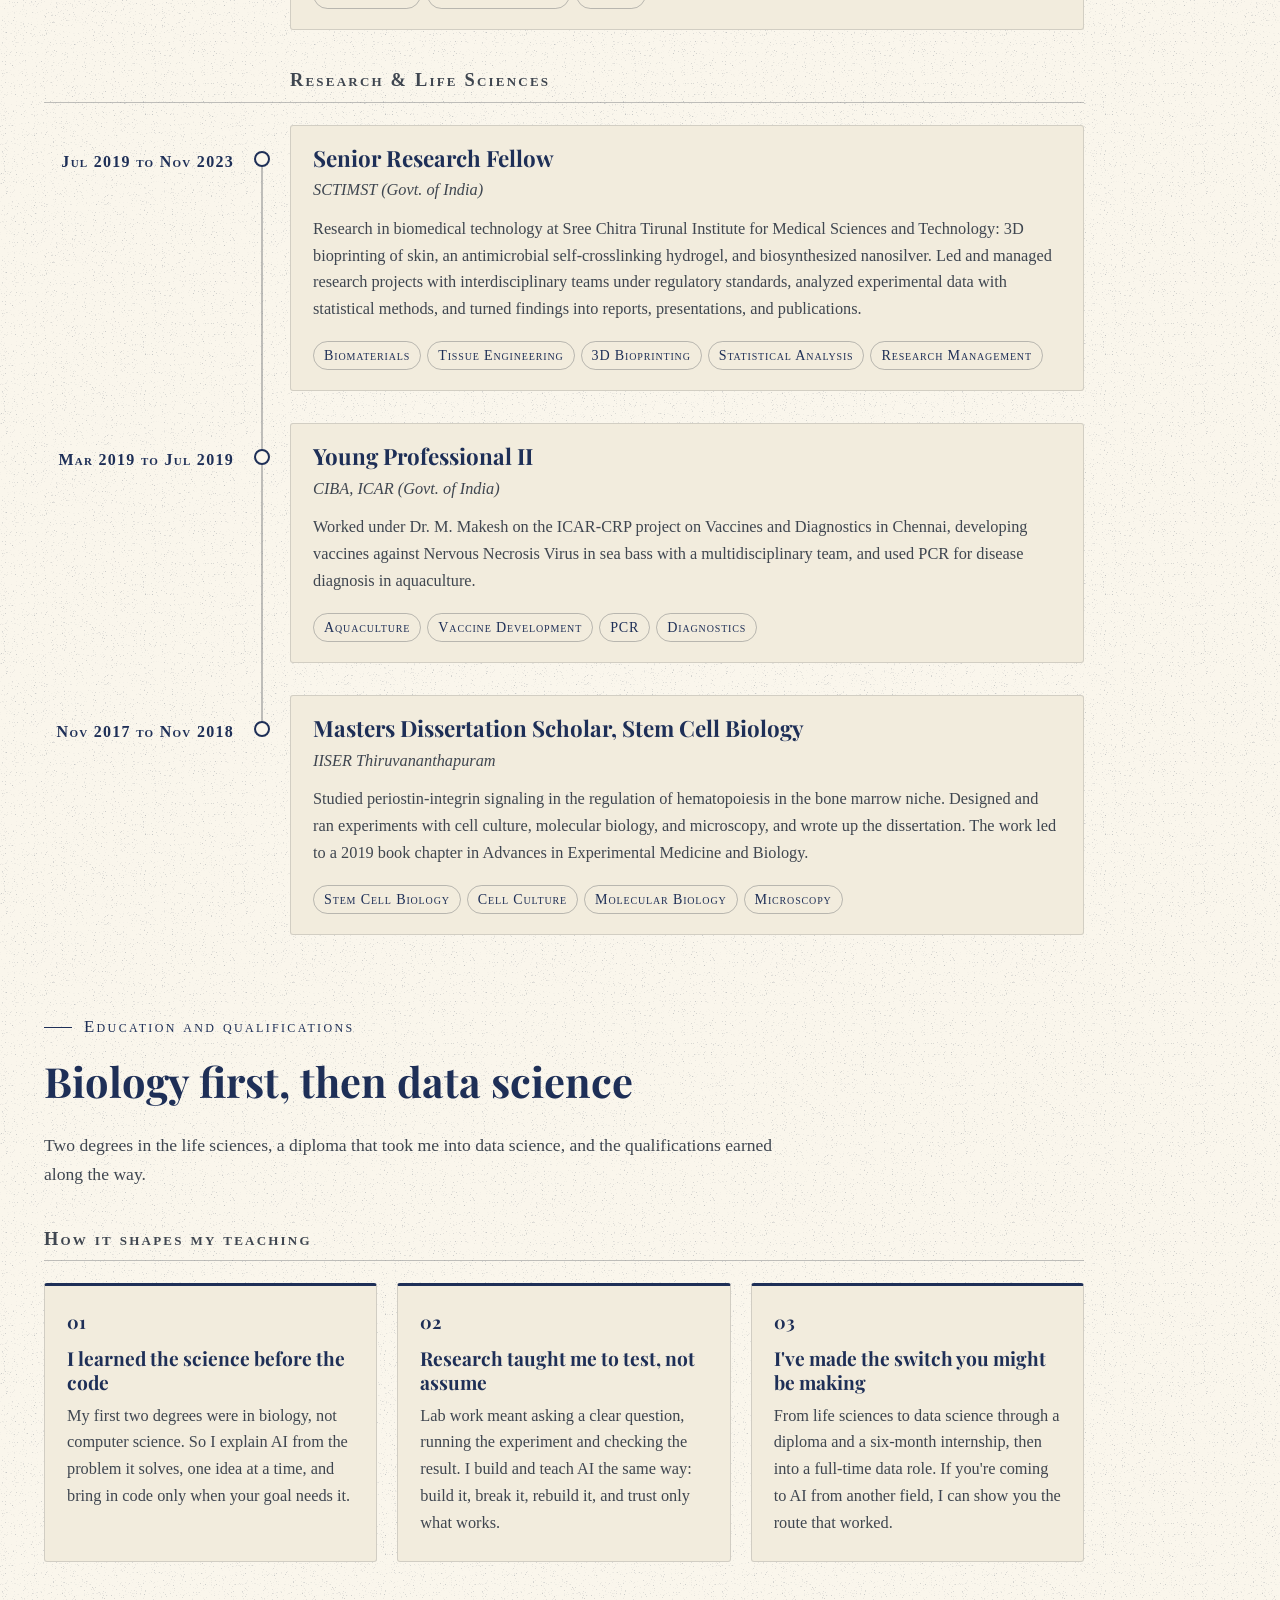
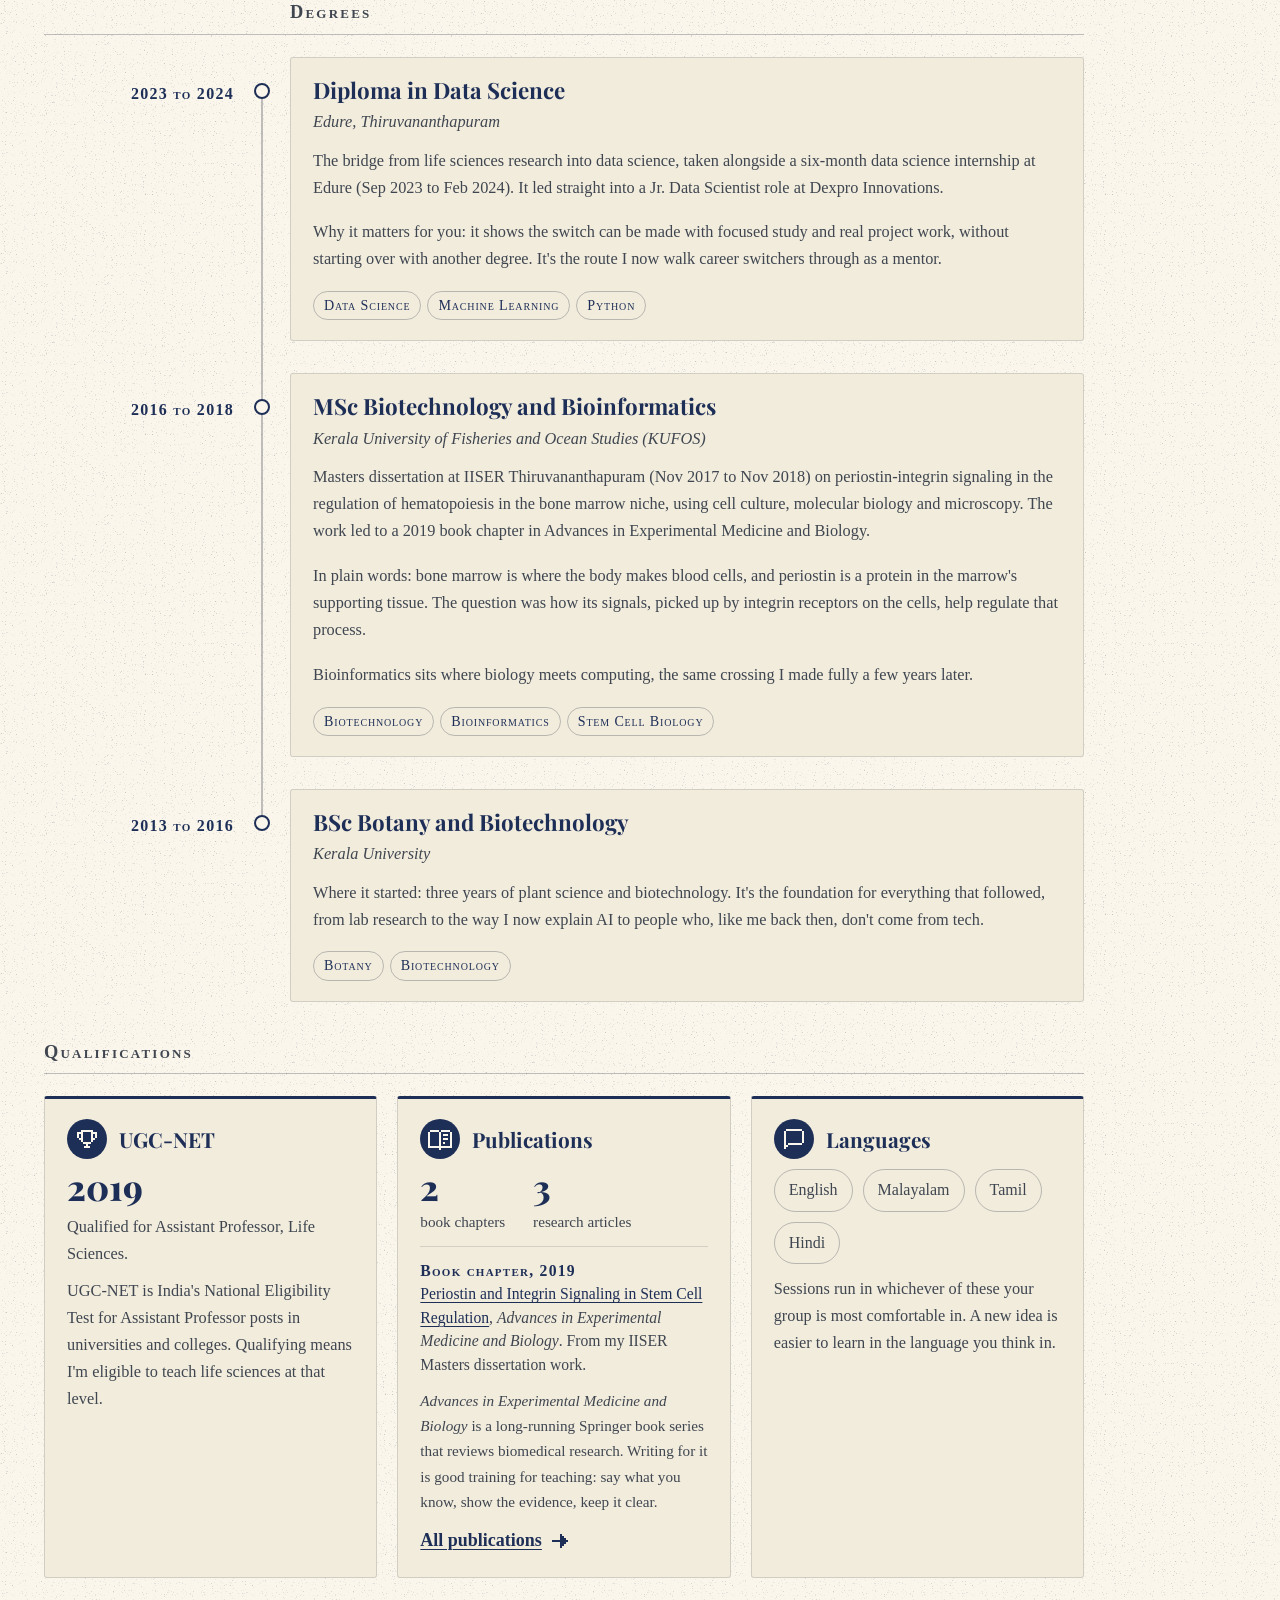
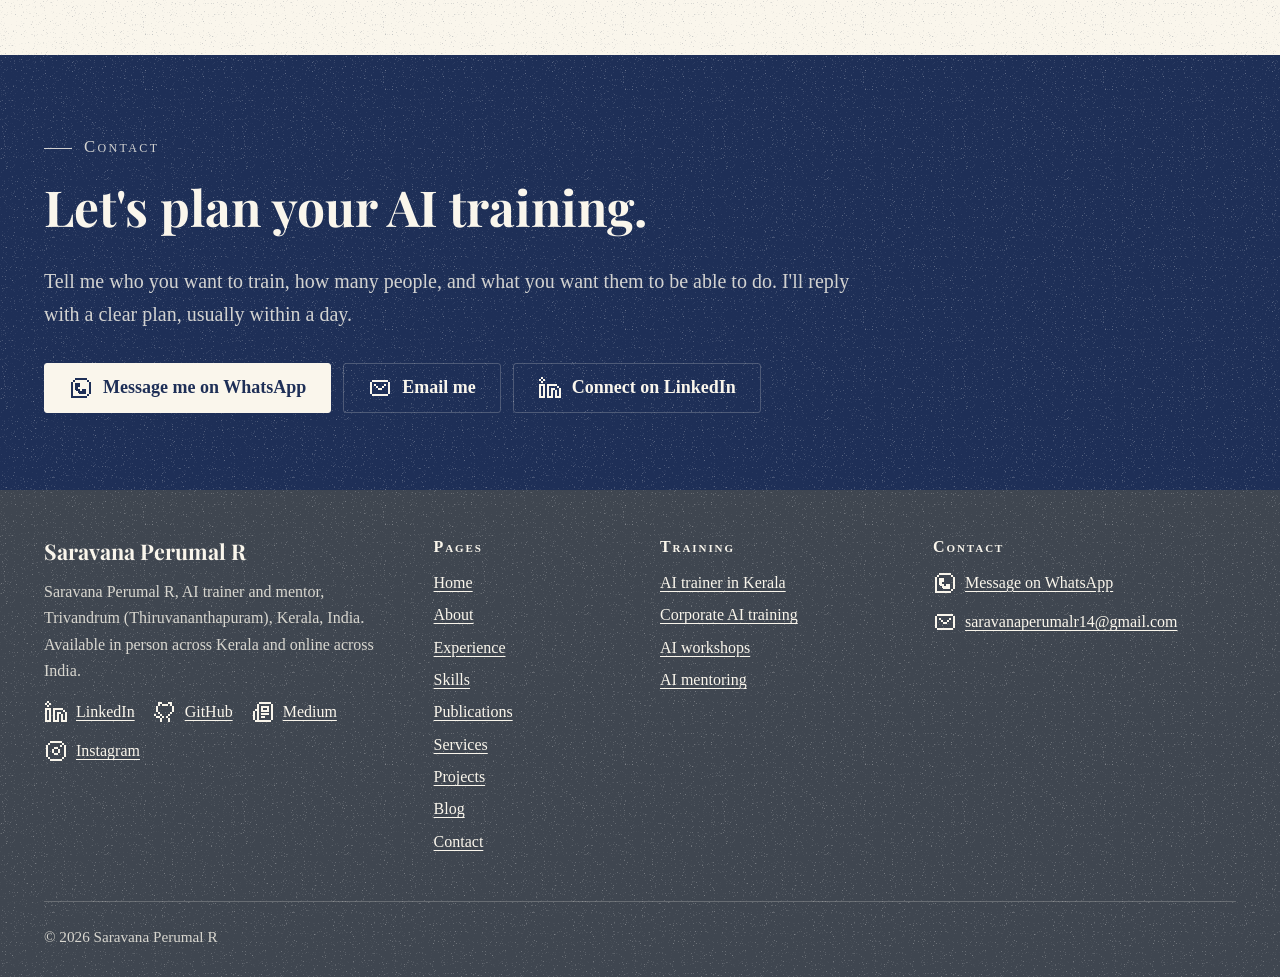
<file: experience.html>
<!doctype html>
<html lang="en-IN">
<head>
  <meta charset="utf-8">
  <meta name="viewport" content="width=device-width, initial-scale=1">
  <script>document.documentElement.classList.add('js');</script>

  <title>Experience | Saravana Perumal R, Gen AI Engineer and AI Trainer</title>
  <meta name="description" content="From stem cell and biomaterials research at IISER, ICAR-CIBA and SCTIMST to data science at Dexpro Innovations and Gen AI engineering at Blackbox Learning.">
  <meta name="theme-color" content="#1E2F57">
  <link rel="icon" type="image/png" href="assets/img/favicon.png">

  <!-- TODO: replace YOUR-DOMAIN with the live domain -->
  <link rel="canonical" href="https://YOUR-DOMAIN/experience.html">
  <meta property="og:type" content="profile">
  <meta property="og:locale" content="en_IN">
  <meta property="og:site_name" content="Saravana Perumal R">
  <meta property="og:title" content="Experience | Saravana Perumal R, Gen AI Engineer and AI Trainer">
  <meta property="og:description" content="From stem cell and biomaterials research at IISER, ICAR-CIBA and SCTIMST to data science at Dexpro Innovations and Gen AI engineering at Blackbox Learning.">
  <meta property="og:url" content="https://YOUR-DOMAIN/experience.html">
  <meta property="og:image" content="https://YOUR-DOMAIN/assets/img/saravana-perumal-r.jpg">
  <meta name="twitter:card" content="summary_large_image">

  <link rel="preconnect" href="https://fonts.googleapis.com">
  <link rel="preconnect" href="https://fonts.gstatic.com" crossorigin>
  <link rel="stylesheet" href="https://fonts.googleapis.com/css2?family=Playfair+Display:wght@700;800&family=Tinos:wght@400;700&display=swap">
  <link rel="stylesheet" href="assets/css/styles.css?v=20261126">
  <script src="assets/js/main.js?v=20261126" defer></script>
</head>
<body>
  <a class="skip-link" href="#main">Skip to content</a>

  <header class="site-header">
    <div class="container header-inner">
      <a class="brand" href="index.html">Saravana <span>Perumal R</span></a>
      <button class="nav-toggle" type="button" aria-expanded="false" aria-controls="site-nav">
        <svg class="ico ico-menu nav-ico-open" viewBox="0 0 24 24" fill="currentColor" shape-rendering="crispEdges" aria-hidden="true" focusable="false"><path fill="currentColor" d="M20 18H4v-2h16zm0-5H4v-2h16zm0-5H4V6h16z"/></svg><svg class="ico ico-x nav-ico-close" viewBox="0 0 24 24" fill="currentColor" shape-rendering="crispEdges" aria-hidden="true" focusable="false"><path fill="currentColor" d="M7 19H5v-2h2zm12 0h-2v-2h2zM9 15v2H7v-2zm8 2h-2v-2h2zm-6-2H9v-2h2zm4 0h-2v-2h2zm-2-2h-2v-2h2zm-2-2H9V9h2zm4 0h-2V9h2zM9 9H7V7h2zm8 0h-2V7h2zM7 7H5V5h2zm12 0h-2V5h2z"/></svg>
        Menu
      </button>
      <nav class="site-nav" id="site-nav" aria-label="Main">
        <ul>
          <li><a href="index.html">Home</a></li>
          <li><a href="about.html">About</a></li>
          <li><a href="experience.html" aria-current="page">Experience</a></li>
          <li><a href="skills.html">Skills</a></li>
          <li><a href="publications.html">Publications</a></li>
          <li class="has-sub">
            <a href="services.html">Services<svg class="ico ico-chevron-down nav-chevron" viewBox="0 0 24 24" fill="currentColor" shape-rendering="crispEdges" aria-hidden="true" focusable="false"><path fill="currentColor" d="M13 16h-2v-2h2zm-2-2H9v-2h2zm4 0h-2v-2h2zm-6-2H7v-2h2zm8 0h-2v-2h2zM7 10H5V8h2zm12 0h-2V8h2z"/></svg></a>
            <ul class="sub-nav" aria-label="Service pages">
              <li><a href="ai-trainer-in-kerala/index.html">AI trainer in Kerala</a></li>
              <li><a href="corporate-ai-training/index.html">Corporate AI training</a></li>
              <li><a href="ai-workshops/index.html">AI workshops</a></li>
              <li><a href="ai-mentor/index.html">AI mentoring</a></li>
            </ul>
          </li>
          <li><a href="projects.html">Projects</a></li>
          <li><a href="blog.html">Blog</a></li>
          <li class="nav-cta"><a href="contact.html">Contact</a></li>
        </ul>
      </nav>
    </div>
  </header>

  <main id="main">
    <section class="page-hero" aria-labelledby="hero-title">
      <div class="container">
        <span class="eyebrow">Experience</span>
        <h1 id="hero-title">From the Lab Bench to Building AI</h1>
        <p class="hero-lede">Life sciences research first, then data science, then generative AI. Here is the full path, role by role.</p>
        <div class="btn-row" style="margin-top:1.6rem">
          <a class="btn btn--primary" href="about.html">About me</a>
          <a class="btn btn--ghost" href="projects.html">See my projects</a>
          <a class="btn btn--ghost" href="#education">Education and qualifications</a>
        </div>
      </div>
    </section>

    <section class="section" aria-label="Roles" style="padding-top:0">
      <div class="container">
        <div class="timeline-group reveal">
          <h2 class="timeline-group-title">AI &amp; Data Science</h2>
          <ol class="timeline">
            <li class="is-current">
              <span class="timeline-when">Apr 2026 to now</span>
              <div class="timeline-body">
                <h3>Gen AI Engineer</h3>
                <p class="timeline-org">Blackbox Learning</p>
                <p class="timeline-desc">Building generative AI and agentic AI systems at Blackbox Learning in Thiruvananthapuram, with hands-on experience in RAG pipelines, LangChain agents, vector databases, LLM fine-tuning (LoRA/QLoRA), and generative AI deployment on AWS.</p>
                <ul class="tags" aria-label="Skills"><li>Generative AI</li><li>Agentic AI</li><li>RAG</li><li>LangChain</li></ul>
              </div>
            </li>
            <li>
              <span class="timeline-when">Apr 2025 to Mar 2026</span>
              <div class="timeline-body">
                <h3>Data Scientist</h3>
                <p class="timeline-org">Dexpro Innovations Pvt Ltd</p>
                <p class="timeline-desc">Analyzed data and built statistical models to support data-driven decisions. Created and delivered educational resources and workshops on data science, and mentored students in data analysis, machine learning, and statistical modeling to help them land jobs in the field. Promoted from Jr. Data Scientist.</p>
                <ul class="tags" aria-label="Skills"><li>Data Analysis</li><li>Statistical Modeling</li><li>Machine Learning</li><li>Training</li><li>Mentoring</li></ul>
              </div>
            </li>
            <li>
              <span class="timeline-when">Feb 2024 to Feb 2025</span>
              <div class="timeline-body">
                <h3>Jr. Data Scientist (Training &amp; Development)</h3>
                <p class="timeline-org">Dexpro Innovations Pvt Ltd</p>
                <p class="timeline-desc">First full-time data science role. Analyzed data and built statistical models to support decision making, developed training material and workshops on data science concepts, and mentored students one on one in data analysis, machine learning, and statistical modeling for data science careers.</p>
                <ul class="tags" aria-label="Skills"><li>Data Analysis</li><li>Machine Learning</li><li>Python</li><li>Training</li><li>Mentoring</li></ul>
              </div>
            </li>
            <li>
              <span class="timeline-when">Sep 2023 to Feb 2024</span>
              <div class="timeline-body">
                <h3>Data Science Intern</h3>
                <p class="timeline-org">Edure</p>
                <p class="timeline-desc">Six-month data science internship alongside a Diploma in Data Science at Edure, Thiruvananthapuram. Marked the move from life sciences research into data science, leading straight into a Jr. Data Scientist role at Dexpro Innovations.</p>
                <ul class="tags" aria-label="Skills"><li>Data Science</li><li>Machine Learning</li><li>Python</li></ul>
              </div>
            </li>
          </ol>
        </div>
        <div class="timeline-group reveal">
          <h2 class="timeline-group-title">Research &amp; Life Sciences</h2>
          <ol class="timeline">
            <li>
              <span class="timeline-when">Jul 2019 to Nov 2023</span>
              <div class="timeline-body">
                <h3>Senior Research Fellow</h3>
                <p class="timeline-org">SCTIMST (Govt. of India)</p>
                <p class="timeline-desc">Research in biomedical technology at Sree Chitra Tirunal Institute for Medical Sciences and Technology: 3D bioprinting of skin, an antimicrobial self-crosslinking hydrogel, and biosynthesized nanosilver. Led and managed research projects with interdisciplinary teams under regulatory standards, analyzed experimental data with statistical methods, and turned findings into reports, presentations, and publications.</p>
                <ul class="tags" aria-label="Skills"><li>Biomaterials</li><li>Tissue Engineering</li><li>3D Bioprinting</li><li>Statistical Analysis</li><li>Research Management</li></ul>
              </div>
            </li>
            <li>
              <span class="timeline-when">Mar 2019 to Jul 2019</span>
              <div class="timeline-body">
                <h3>Young Professional II</h3>
                <p class="timeline-org">CIBA, ICAR (Govt. of India)</p>
                <p class="timeline-desc">Worked under Dr. M. Makesh on the ICAR-CRP project on Vaccines and Diagnostics in Chennai, developing vaccines against Nervous Necrosis Virus in sea bass with a multidisciplinary team, and used PCR for disease diagnosis in aquaculture.</p>
                <ul class="tags" aria-label="Skills"><li>Aquaculture</li><li>Vaccine Development</li><li>PCR</li><li>Diagnostics</li></ul>
              </div>
            </li>
            <li>
              <span class="timeline-when">Nov 2017 to Nov 2018</span>
              <div class="timeline-body">
                <h3>Masters Dissertation Scholar, Stem Cell Biology</h3>
                <p class="timeline-org">IISER Thiruvananthapuram</p>
                <p class="timeline-desc">Studied periostin-integrin signaling in the regulation of hematopoiesis in the bone marrow niche. Designed and ran experiments with cell culture, molecular biology, and microscopy, and wrote up the dissertation. The work led to a 2019 book chapter in Advances in Experimental Medicine and Biology.</p>
                <ul class="tags" aria-label="Skills"><li>Stem Cell Biology</li><li>Cell Culture</li><li>Molecular Biology</li><li>Microscopy</li></ul>
              </div>
            </li>
          </ol>
        </div>
      </div>
    </section>

    <section class="section" id="education" aria-labelledby="edu-title" style="padding-top:0">
      <div class="container">
        <div class="section-head reveal">
          <span class="eyebrow">Education and qualifications</span>
          <h2 id="edu-title">Biology first, then data science</h2>
          <p>Two degrees in the life sciences, a diploma that took me into data science, and the qualifications earned along the way.</p>
        </div>

        <div class="edu-why reveal">
          <h3 class="timeline-group-title">How it shapes my teaching</h3>
          <ol class="points">
            <li>
              <h4>I learned the science before the code</h4>
              <p>My first two degrees were in biology, not computer science. So I explain AI from the problem it solves, one idea at a time, and bring in code only when your goal needs it.</p>
            </li>
            <li>
              <h4>Research taught me to test, not assume</h4>
              <p>Lab work meant asking a clear question, running the experiment and checking the result. I build and teach AI the same way: build it, break it, rebuild it, and trust only what works.</p>
            </li>
            <li>
              <h4>I've made the switch you might be making</h4>
              <p>From life sciences to data science through a diploma and a six-month internship, then into a full-time data role. If you're coming to AI from another field, I can show you the route that worked.</p>
            </li>
          </ol>
        </div>

        <div class="timeline-group timeline-group--education reveal">
          <h3 class="timeline-group-title">Degrees</h3>
          <ol class="timeline">
            <li>
              <span class="timeline-when">2023 to 2024</span>
              <div class="timeline-body">
                <h4>Diploma in Data Science</h4>
                <p class="timeline-org">Edure, Thiruvananthapuram</p>
                <p class="timeline-desc">The bridge from life sciences research into data science, taken alongside a six-month data science internship at Edure (Sep 2023 to Feb 2024). It led straight into a Jr. Data Scientist role at Dexpro Innovations.</p>
                <p class="timeline-desc">Why it matters for you: it shows the switch can be made with focused study and real project work, without starting over with another degree. It's the route I now walk career switchers through as a mentor.</p>
                <ul class="tags" aria-label="Subjects"><li>Data Science</li><li>Machine Learning</li><li>Python</li></ul>
              </div>
            </li>
            <li>
              <span class="timeline-when">2016 to 2018</span>
              <div class="timeline-body">
                <h4>MSc Biotechnology and Bioinformatics</h4>
                <p class="timeline-org">Kerala University of Fisheries and Ocean Studies (KUFOS)</p>
                <p class="timeline-desc">Masters dissertation at IISER Thiruvananthapuram (Nov 2017 to Nov 2018) on periostin-integrin signaling in the regulation of hematopoiesis in the bone marrow niche, using cell culture, molecular biology and microscopy. The work led to a 2019 book chapter in Advances in Experimental Medicine and Biology.</p>
                <p class="timeline-desc">In plain words: bone marrow is where the body makes blood cells, and periostin is a protein in the marrow's supporting tissue. The question was how its signals, picked up by integrin receptors on the cells, help regulate that process.</p>
                <p class="timeline-desc">Bioinformatics sits where biology meets computing, the same crossing I made fully a few years later.</p>
                <ul class="tags" aria-label="Subjects"><li>Biotechnology</li><li>Bioinformatics</li><li>Stem Cell Biology</li></ul>
              </div>
            </li>
            <li>
              <span class="timeline-when">2013 to 2016</span>
              <div class="timeline-body">
                <!-- TODO: add college name and any highlights from the BSc years -->
                <h4>BSc Botany and Biotechnology</h4>
                <p class="timeline-org">Kerala University</p>
                <p class="timeline-desc">Where it started: three years of plant science and biotechnology. It's the foundation for everything that followed, from lab research to the way I now explain AI to people who, like me back then, don't come from tech.</p>
                <ul class="tags" aria-label="Subjects"><li>Botany</li><li>Biotechnology</li></ul>
              </div>
            </li>
          </ol>
        </div>

        <div class="edu-quals reveal">
          <h3 class="timeline-group-title">Qualifications</h3>
          <div class="qual-grid">
            <div class="qual-card">
              <div class="qual-head"><span class="qual-icon"><svg class="ico ico-award" viewBox="0 0 24 24" fill="currentColor" shape-rendering="crispEdges" aria-hidden="true" focusable="false"><path fill="currentColor" d="M16 17h-3v2h2v2H9v-2h2v-2H8v-2h8zm2-12h4v6h-2V7h-2v4h2v2h-2v2h-2V5H8v10H6v-2H4v-2h2V7H4v4H2V5h4V3h12z"/></svg></span><h4>UGC-NET</h4></div>
              <p class="qual-big">2019</p>
              <p>Qualified for Assistant Professor, Life Sciences.</p>
              <p>UGC-NET is India's National Eligibility Test for Assistant Professor posts in universities and colleges. Qualifying means I'm eligible to teach life sciences at that level.</p>
            </div>
            <div class="qual-card">
              <div class="qual-head"><span class="qual-icon"><svg class="ico ico-book-open" viewBox="0 0 24 24" fill="currentColor" shape-rendering="crispEdges" aria-hidden="true" focusable="false"><path fill="currentColor" d="M2 3h9v2H2zM0 19h11v2H0zM13 3h9v2h-9zm0 16h11v2H13zM11 5h2v18h-2zM0 5h2v14H0zm22 0h2v14h-2zm-7 2h5v2h-5zm0 4h5v2h-5zm0 4h2v2h-2z"/></svg></span><h4>Publications</h4></div>
              <dl class="qual-stats">
                <div><dt>2</dt><dd>book chapters</dd></div>
                <div><dt>3</dt><dd>research articles</dd></div>
              </dl>
              <ul class="pub-list">
                <li><span class="pub-type">Book chapter, 2019</span><a href="https://doi.org/10.1007/978-981-13-6657-4_16" target="_blank" rel="noopener">Periostin and Integrin Signaling in Stem Cell Regulation</a>, <em>Advances in Experimental Medicine and Biology</em>. From my IISER Masters dissertation work.</li>
              </ul>
              <p class="pub-note"><em>Advances in Experimental Medicine and Biology</em> is a long-running Springer book series that reviews biomedical research. Writing for it is good training for teaching: say what you know, show the evidence, keep it clear.</p>
              <a class="card-link" href="publications.html">All publications<svg class="ico ico-arrow-right" viewBox="0 0 24 24" fill="currentColor" shape-rendering="crispEdges" aria-hidden="true" focusable="false"><g fill="currentColor"><path d="M4 11v2h16v-2zm12 2v2h2v-2zm-2 2v2h2v-2zm-2 2v2h2v-2zm4-6V9h2v2z"/><path d="M14 15V7h2v8zm-2 2V5h2v12z"/></g></svg></a>
            </div>
            <div class="qual-card">
              <div class="qual-head"><span class="qual-icon"><svg class="ico ico-message-circle" viewBox="0 0 24 24" fill="currentColor" shape-rendering="crispEdges" aria-hidden="true" focusable="false"><path fill="currentColor" d="M20 2H4v2h16zm0 14H6v2h14zm2-12h-2v12h2zM4 4H2v18h2zm2 14H4v2h2z"/></svg></span><h4>Languages</h4></div>
              <ul class="cities cities--light qual-langs" aria-label="Languages">
                <li>English</li>
                <li>Malayalam</li>
                <li>Tamil</li>
                <li>Hindi</li>
              </ul>
              <p>Sessions run in whichever of these your group is most comfortable in. A new idea is easier to learn in the language you think in.</p>
            </div>
          </div>
        </div>
      </div>
    </section>

    <section class="cta" id="contact" aria-labelledby="contact-title">
      <div class="container">
        <div class="cta-inner reveal">
          <span class="eyebrow" style="color:rgba(250,246,236,.82)">Contact</span>
          <h2 id="contact-title">Let's plan your AI training.</h2>
          <p>Tell me who you want to train, how many people, and what you want them to be able to do. I'll reply with a clear plan, usually within a day.</p>
          <div class="btn-row">
            <a class="btn btn--light" href="https://wa.me/917012753018?text=Hi%20Saravana%2C%20I%27d%20like%20to%20plan%20an%20AI%20training." target="_blank" rel="noopener">
              <svg class="ico ico-whatsapp" viewBox="0 0 24 24" fill="currentColor" shape-rendering="crispEdges" aria-hidden="true" focusable="false"><path fill="currentColor" d="M4 20h14v2H2V6h2zm16 0h-2v-2h2zm-9-9H9v2h2v2h2v-2h4v5h-7v-1H9v-2H7v-1H6V7h5zm11 7h-2V6h2zM6 6H4V4h2zm14 0h-2V4h2zm-2-2H6V2h12z"/></svg>
              Message me on WhatsApp
            </a>
            <a class="btn btn--outline-light" href="mailto:saravanaperumalr14@gmail.com?subject=AI%20training%20enquiry">
              <svg class="ico ico-mail" viewBox="0 0 24 24" fill="currentColor" shape-rendering="crispEdges" aria-hidden="true" focusable="false"><path fill="currentColor" d="M6 8h2v2H6zm2 2h2v2H8zm10-2h-2v2h2zm-2 2h-2v2h2zm-6 2h4v2h-4zM2 6h2v12H2zm18 0h2v12h-2zM4 4h16v2H4zm0 14h16v2H4z"/></svg>
              Email me
            </a>
            <a class="btn btn--outline-light" href="https://www.linkedin.com/in/saravana-perumal-r-04b368288" target="_blank" rel="noopener">
              <svg class="ico ico-linkedin" viewBox="0 0 24 24" fill="currentColor" shape-rendering="crispEdges" aria-hidden="true" focusable="false"><path fill="currentColor" d="M7 22H1V8h6zm12-12h-8v10h2v-8h4v2h-2v8H9V8h10zm4 12h-6v-8h2v6h2v-8h2zM3 20h2V10H3zm18-8h-2v-2h2zM5 7H3V5h2zM3 5H1V3h2zm4 0H5V3h2zM5 3H3V1h2z"/></svg>
              Connect on LinkedIn
            </a>
          </div>
        </div>
      </div>
    </section>
  </main>

  <footer class="site-footer">
    <div class="container">
      <div class="footer-grid">
        <div>
          <p class="footer-brand">Saravana Perumal R</p>
          <address style="font-style:normal">
            <p>Saravana Perumal R, AI trainer and mentor, Trivandrum (Thiruvananthapuram), Kerala, India. Available in person across Kerala and online across India.</p>
          </address>
          <ul class="footer-social">
            <li><a class="with-ico" href="https://www.linkedin.com/in/saravana-perumal-r-04b368288" target="_blank" rel="noopener"><svg class="ico ico-linkedin" viewBox="0 0 24 24" fill="currentColor" shape-rendering="crispEdges" aria-hidden="true" focusable="false"><path fill="currentColor" d="M7 22H1V8h6zm12-12h-8v10h2v-8h4v2h-2v8H9V8h10zm4 12h-6v-8h2v6h2v-8h2zM3 20h2V10H3zm18-8h-2v-2h2zM5 7H3V5h2zM3 5H1V3h2zm4 0H5V3h2zM5 3H3V1h2z"/></svg>LinkedIn</a></li>
            <li><a class="with-ico" href="https://github.com/saravanagithub14" target="_blank" rel="noopener"><svg class="ico ico-github" viewBox="0 0 24 24" fill="currentColor" shape-rendering="crispEdges" aria-hidden="true" focusable="false"><path fill="currentColor" d="M5 2h4v2H7v2H5zm0 10H3V6h2zm2 2H5v-2h2zm2 2v-2H7v2H3v-2H1v2h2v2h4v4h2v-4h2v-2zm0 0v2H7v-2zm6-12v2H9V4zm4 2h-2V4h-2V2h4zm0 6V6h2v6zm-2 2v-2h2v2zm-2 2v-2h2v2zm0 2h-2v-2h2zm0 0h2v4h-2z"/></svg>GitHub</a></li>
            <li><a class="with-ico" href="https://medium.com/@mynamesaravanaperumal" target="_blank" rel="noopener"><svg class="ico ico-medium" viewBox="0 0 24 24" fill="currentColor" shape-rendering="crispEdges" aria-hidden="true" focusable="false"><path fill="currentColor" d="M8 2h12v2H8zM6 4h2v16H6zm14 0h2v16h-2zM4 20h16v2H4zm-2-9h2v9H2zm2-2h2v2H4zm6-3h8v2h-8zm0 4h8v2h-8zm0-2h2v2h-2zm6 0h2v2h-2zm-6 5h8v2h-8zm0 3h4v2h-4z"/></svg>Medium</a></li>
            <li><a class="with-ico" href="https://www.instagram.com/prof_ds_" target="_blank" rel="noopener"><svg class="ico ico-instagram" viewBox="0 0 24 24" fill="currentColor" shape-rendering="crispEdges" aria-hidden="true" focusable="false"><path fill="currentColor" d="M18 22H6v-2h12zM6 20H4v-2h2zm14 0h-2v-2h2zM4 18H2V6h2zm18 0h-2V6h2zm-8-2h-4v-2h4zm-4-2H8v-4h2zm6 0h-2v-4h2zm-2-4h-4V8h4zm4-2h-2V6h2zM6 6H4V4h2zm14 0h-2V4h2zm-2-2H6V2h12z"/></svg>Instagram</a></li>
          </ul>
        </div>
        <div>
          <p class="footer-label">Pages</p>
          <ul class="footer-list">
            <li><a href="index.html">Home</a></li>
            <li><a href="about.html">About</a></li>
            <li><a href="experience.html">Experience</a></li>
            <li><a href="skills.html">Skills</a></li>
            <li><a href="publications.html">Publications</a></li>
            <li><a href="services.html">Services</a></li>
            <li><a href="projects.html">Projects</a></li>
            <li><a href="blog.html">Blog</a></li>
            <li><a href="contact.html">Contact</a></li>
          </ul>
        </div>
        <div>
          <p class="footer-label">Training</p>
          <ul class="footer-list">
            <li><a href="ai-trainer-in-kerala/index.html">AI trainer in Kerala</a></li>
            <li><a href="corporate-ai-training/index.html">Corporate AI training</a></li>
            <li><a href="ai-workshops/index.html">AI workshops</a></li>
            <li><a href="ai-mentor/index.html">AI mentoring</a></li>
          </ul>
        </div>
        <div>
          <p class="footer-label">Contact</p>
          <ul class="footer-list">
            <li><a class="with-ico" href="https://wa.me/917012753018" target="_blank" rel="noopener"><svg class="ico ico-whatsapp" viewBox="0 0 24 24" fill="currentColor" shape-rendering="crispEdges" aria-hidden="true" focusable="false"><path fill="currentColor" d="M4 20h14v2H2V6h2zm16 0h-2v-2h2zm-9-9H9v2h2v2h2v-2h4v5h-7v-1H9v-2H7v-1H6V7h5zm11 7h-2V6h2zM6 6H4V4h2zm14 0h-2V4h2zm-2-2H6V2h12z"/></svg>Message on WhatsApp</a></li>
            <li><a class="with-ico" href="mailto:saravanaperumalr14@gmail.com"><svg class="ico ico-mail" viewBox="0 0 24 24" fill="currentColor" shape-rendering="crispEdges" aria-hidden="true" focusable="false"><path fill="currentColor" d="M6 8h2v2H6zm2 2h2v2H8zm10-2h-2v2h2zm-2 2h-2v2h2zm-6 2h4v2h-4zM2 6h2v12H2zm18 0h2v12h-2zM4 4h16v2H4zm0 14h16v2H4z"/></svg>saravanaperumalr14@gmail.com</a></li>
          </ul>
        </div>
      </div>
      <p class="footer-base">&copy; <span data-year>2026</span> Saravana Perumal R</p>
    </div>
  </footer>
  <a class="wa-float" href="https://wa.me/917012753018?text=Hi%20Saravana%2C%20I%27d%20like%20to%20know%20more%20about%20your%20AI%20training." target="_blank" rel="noopener" aria-label="Message Saravana on WhatsApp"><svg class="ico ico-whatsapp" viewBox="0 0 24 24" fill="currentColor" shape-rendering="crispEdges" aria-hidden="true" focusable="false"><path fill="currentColor" d="M4 20h14v2H2V6h2zm16 0h-2v-2h2zm-9-9H9v2h2v2h2v-2h4v5h-7v-1H9v-2H7v-1H6V7h5zm11 7h-2V6h2zM6 6H4V4h2zm14 0h-2V4h2zm-2-2H6V2h12z"/></svg><span class="wa-float-label">WhatsApp</span></a>
</body>
</html>
</file>
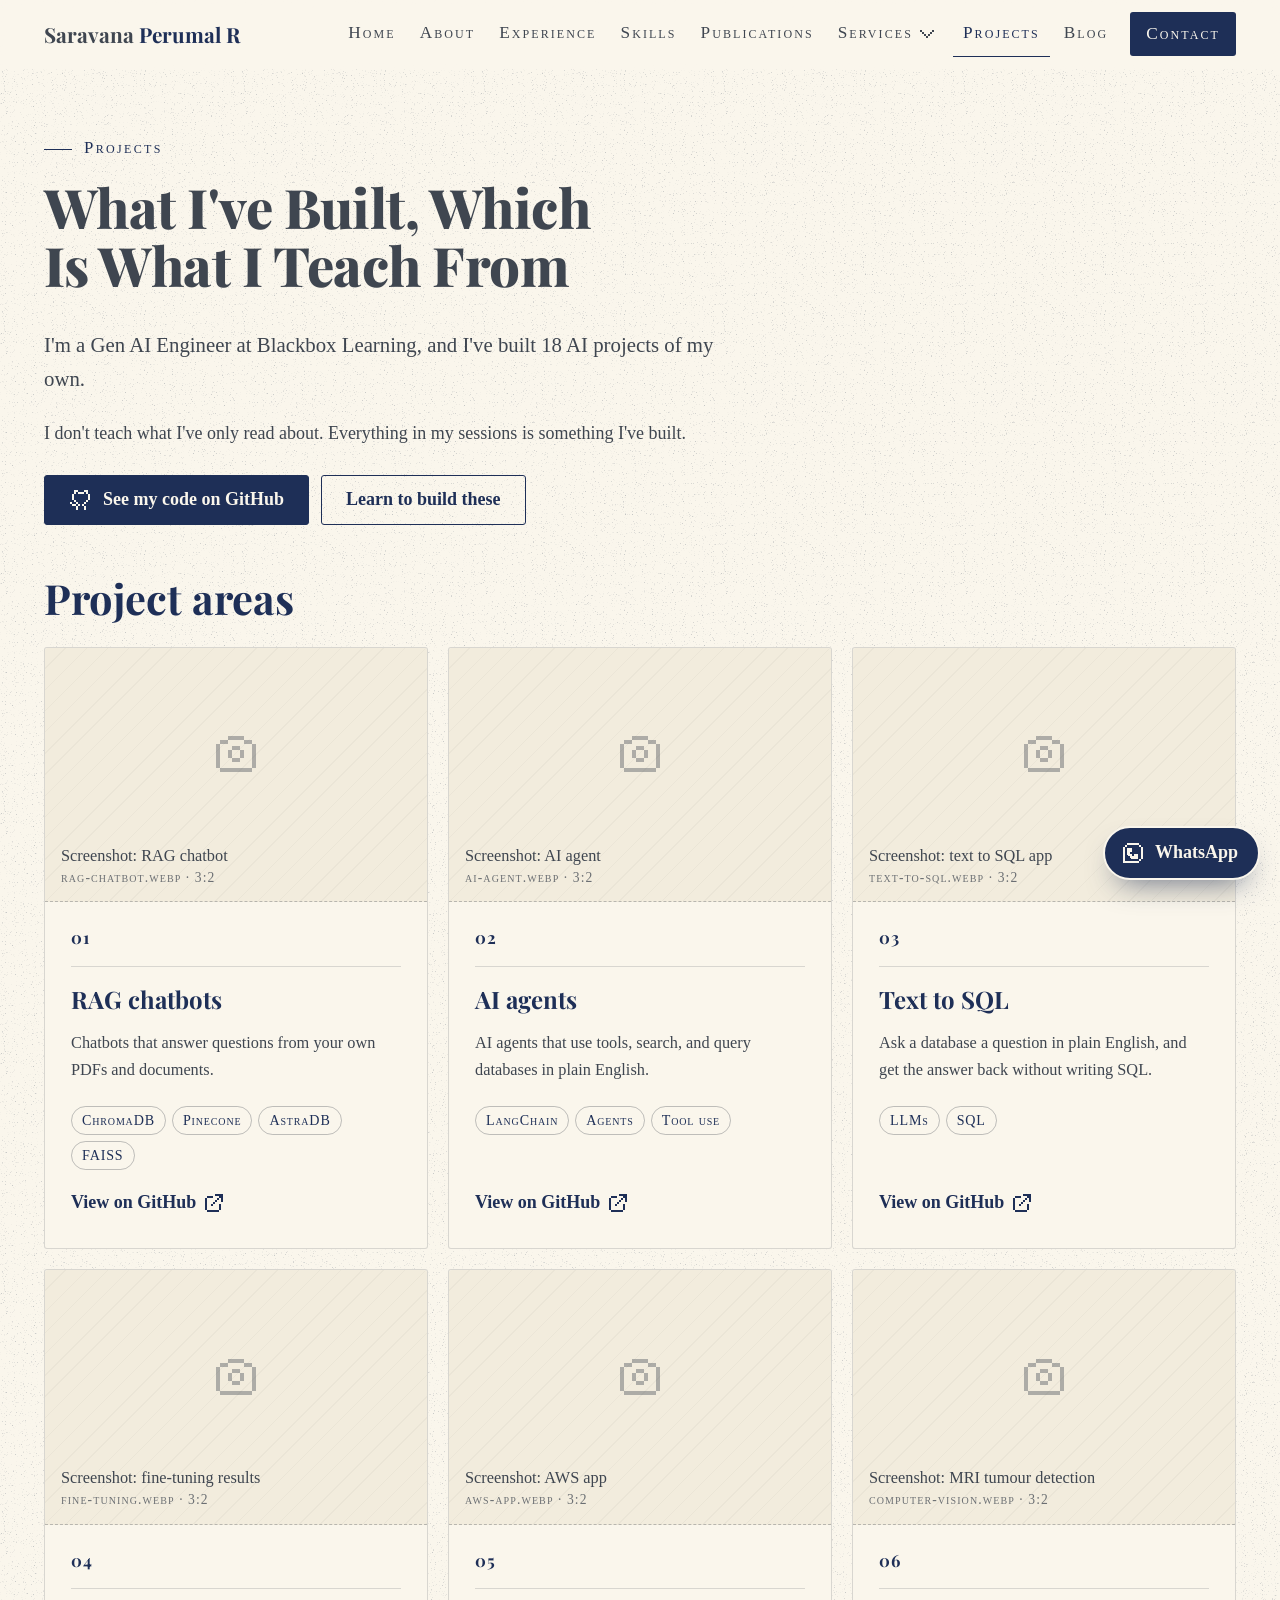
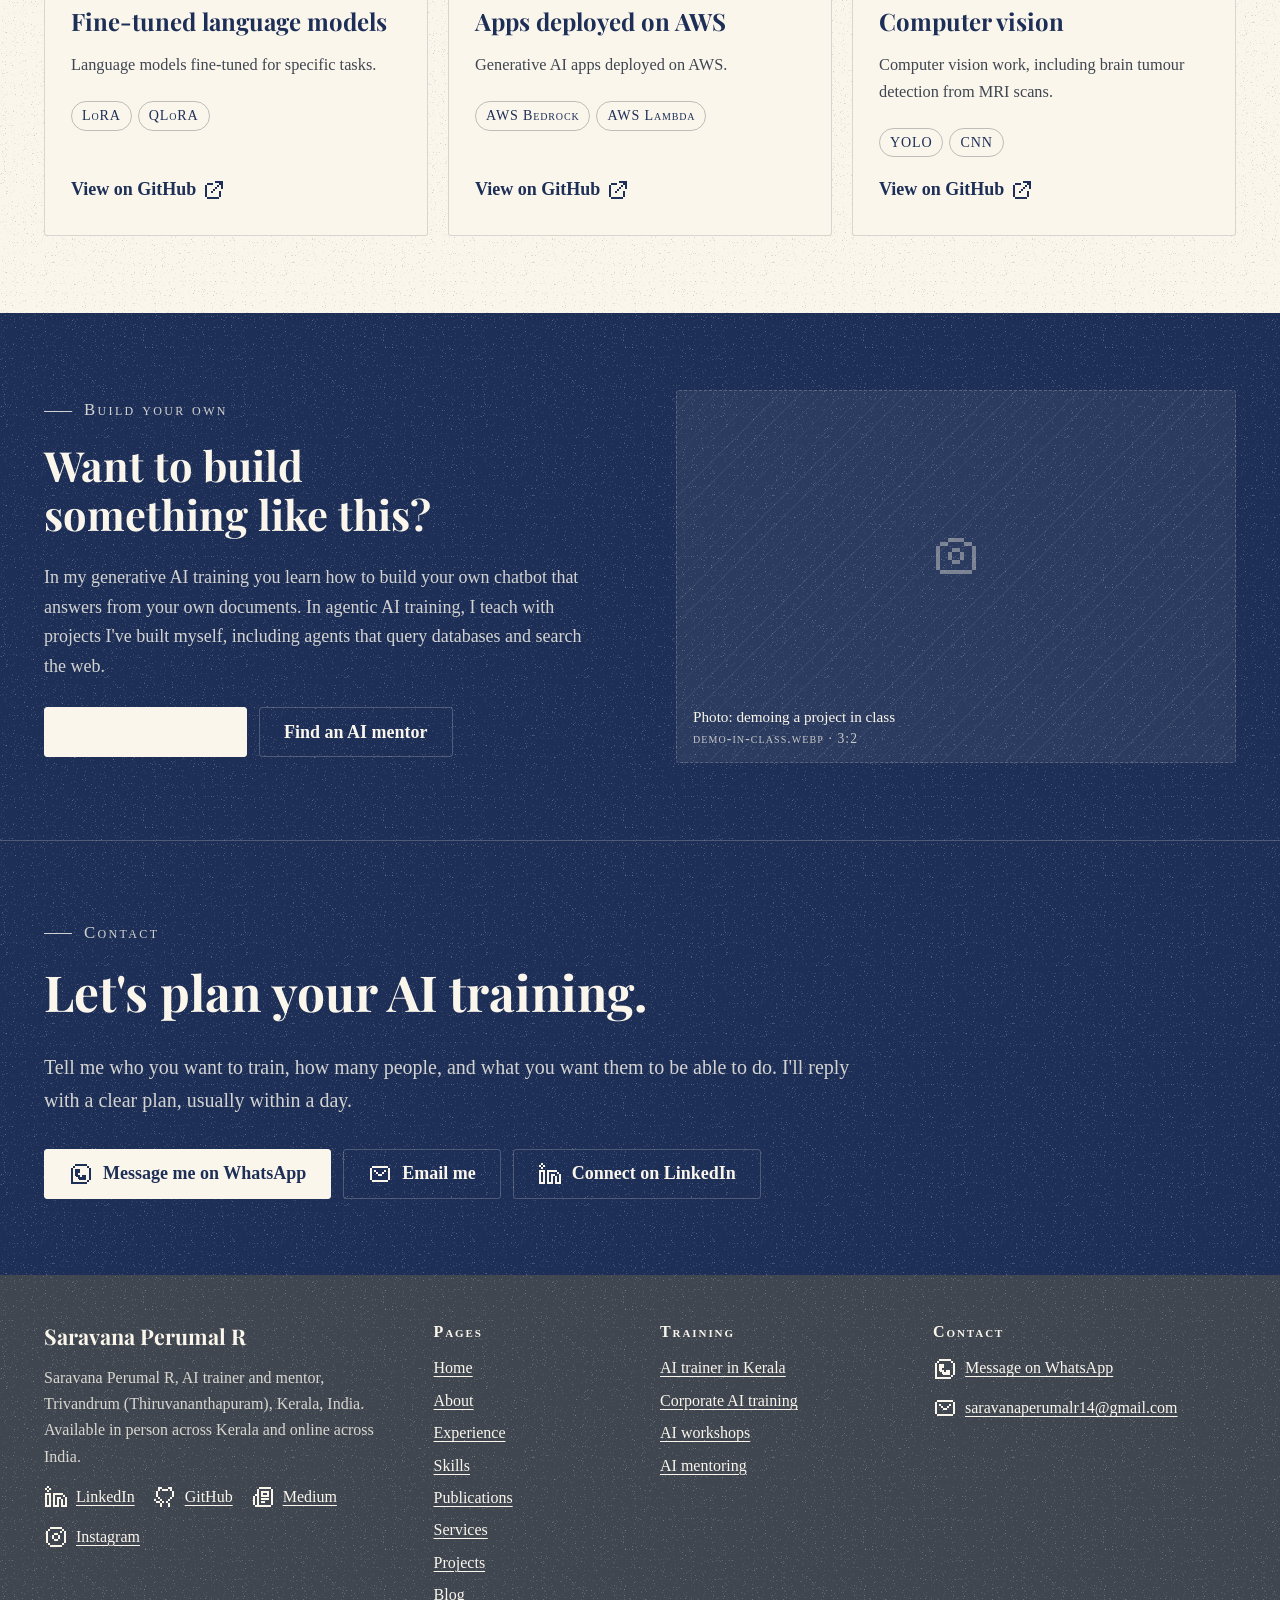
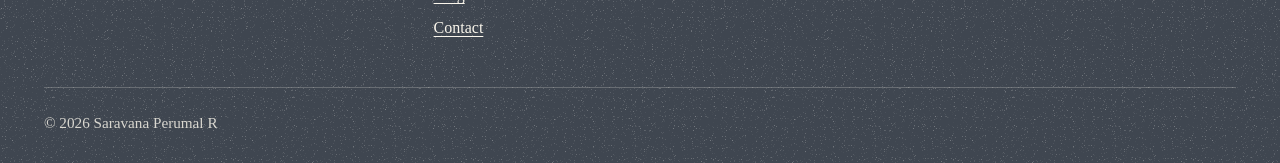
<file: projects.html>
<!doctype html>
<html lang="en-IN">
<head>
  <meta charset="utf-8">
  <meta name="viewport" content="width=device-width, initial-scale=1">
  <script>document.documentElement.classList.add('js');</script>

  <title>AI Projects | Saravana Perumal R, Gen AI Engineer</title>
  <meta name="description" content="18 AI projects built by Saravana Perumal R: RAG chatbots, LangChain agents, text to SQL, LoRA fine-tuning, AWS Bedrock apps and computer vision.">
  <meta name="theme-color" content="#1E2F57">
  <link rel="icon" type="image/png" href="assets/img/favicon.png">

  <!-- TODO: replace YOUR-DOMAIN with the live domain -->
  <link rel="canonical" href="https://YOUR-DOMAIN/projects.html">
  <meta property="og:type" content="website">
  <meta property="og:locale" content="en_IN">
  <meta property="og:site_name" content="Saravana Perumal R">
  <meta property="og:title" content="AI Projects | Saravana Perumal R, Gen AI Engineer">
  <meta property="og:description" content="18 AI projects built by Saravana Perumal R: RAG chatbots, LangChain agents, text to SQL, LoRA fine-tuning, AWS Bedrock apps and computer vision.">
  <meta property="og:url" content="https://YOUR-DOMAIN/projects.html">
  <meta property="og:image" content="https://YOUR-DOMAIN/assets/img/projects.jpg">
  <meta name="twitter:card" content="summary_large_image">

  <link rel="preconnect" href="https://fonts.googleapis.com">
  <link rel="preconnect" href="https://fonts.gstatic.com" crossorigin>
  <link rel="stylesheet" href="https://fonts.googleapis.com/css2?family=Playfair+Display:wght@700;800&family=Tinos:wght@400;700&display=swap">
  <link rel="stylesheet" href="assets/css/styles.css?v=20261126">
  <script src="assets/js/main.js?v=20261126" defer></script>
</head>
<body>
  <a class="skip-link" href="#main">Skip to content</a>

  <header class="site-header">
    <div class="container header-inner">
      <a class="brand" href="index.html">Saravana <span>Perumal R</span></a>
      <button class="nav-toggle" type="button" aria-expanded="false" aria-controls="site-nav">
        <svg class="ico ico-menu nav-ico-open" viewBox="0 0 24 24" fill="currentColor" shape-rendering="crispEdges" aria-hidden="true" focusable="false"><path fill="currentColor" d="M20 18H4v-2h16zm0-5H4v-2h16zm0-5H4V6h16z"/></svg><svg class="ico ico-x nav-ico-close" viewBox="0 0 24 24" fill="currentColor" shape-rendering="crispEdges" aria-hidden="true" focusable="false"><path fill="currentColor" d="M7 19H5v-2h2zm12 0h-2v-2h2zM9 15v2H7v-2zm8 2h-2v-2h2zm-6-2H9v-2h2zm4 0h-2v-2h2zm-2-2h-2v-2h2zm-2-2H9V9h2zm4 0h-2V9h2zM9 9H7V7h2zm8 0h-2V7h2zM7 7H5V5h2zm12 0h-2V5h2z"/></svg>
        Menu
      </button>
      <nav class="site-nav" id="site-nav" aria-label="Main">
        <ul>
          <li><a href="index.html">Home</a></li>
          <li><a href="about.html">About</a></li>
          <li><a href="experience.html">Experience</a></li>
          <li><a href="skills.html">Skills</a></li>
          <li><a href="publications.html">Publications</a></li>
          <li class="has-sub">
            <a href="services.html">Services<svg class="ico ico-chevron-down nav-chevron" viewBox="0 0 24 24" fill="currentColor" shape-rendering="crispEdges" aria-hidden="true" focusable="false"><path fill="currentColor" d="M13 16h-2v-2h2zm-2-2H9v-2h2zm4 0h-2v-2h2zm-6-2H7v-2h2zm8 0h-2v-2h2zM7 10H5V8h2zm12 0h-2V8h2z"/></svg></a>
            <ul class="sub-nav" aria-label="Service pages">
              <li><a href="ai-trainer-in-kerala/index.html">AI trainer in Kerala</a></li>
              <li><a href="corporate-ai-training/index.html">Corporate AI training</a></li>
              <li><a href="ai-workshops/index.html">AI workshops</a></li>
              <li><a href="ai-mentor/index.html">AI mentoring</a></li>
            </ul>
          </li>
          <li><a href="projects.html" aria-current="page">Projects</a></li>
          <li><a href="blog.html">Blog</a></li>
          <li class="nav-cta"><a href="contact.html">Contact</a></li>
        </ul>
      </nav>
    </div>
  </header>

  <main id="main">
    <section class="page-hero" aria-labelledby="hero-title">
      <div class="container">
        <span class="eyebrow">Projects</span>
        <h1 id="hero-title">What I've Built, Which Is What I Teach From</h1>
        <p class="hero-lede">I'm a Gen AI Engineer at Blackbox Learning, and I've built 18 AI projects of my own.</p>
        <p style="max-width:680px">I don't teach what I've only read about. Everything in my sessions is something I've built.</p>
        <div class="btn-row" style="margin-top:1.6rem">
          <a class="btn btn--primary" href="https://github.com/saravanagithub14" target="_blank" rel="noopener"><svg class="ico ico-github" viewBox="0 0 24 24" fill="currentColor" shape-rendering="crispEdges" aria-hidden="true" focusable="false"><path fill="currentColor" d="M5 2h4v2H7v2H5zm0 10H3V6h2zm2 2H5v-2h2zm2 2v-2H7v2H3v-2H1v2h2v2h4v4h2v-4h2v-2zm0 0v2H7v-2zm6-12v2H9V4zm4 2h-2V4h-2V2h4zm0 6V6h2v6zm-2 2v-2h2v2zm-2 2v-2h2v2zm0 2h-2v-2h2zm0 0h2v4h-2z"/></svg>See my code on GitHub</a>
          <a class="btn btn--ghost" href="services.html">Learn to build these</a>
        </div>
      </div>
    </section>

    <section class="section" aria-labelledby="work-title" style="padding-top:0">
      <div class="container">
        <h2 id="work-title" class="reveal">Project areas</h2>
        <!-- TODO: once Saravana confirms which repos to feature, give each card a direct repo or demo link instead of the GitHub profile -->
        <ul class="services-grid">
          <li class="service reveal">
            <h3>RAG chatbots</h3>
            <p>Chatbots that answer questions from your own PDFs and documents.</p>
            <ul class="tags" aria-label="Tools"><li>ChromaDB</li><li>Pinecone</li><li>AstraDB</li><li>FAISS</li></ul>
            <a class="service-link" href="https://github.com/saravanagithub14" target="_blank" rel="noopener">View on GitHub<svg class="ico ico-arrow-up-right" viewBox="0 0 24 24" fill="currentColor" shape-rendering="crispEdges" aria-hidden="true" focusable="false"><g fill="currentColor"><path d="M11 5H5v2h6zM5 7H3v12h2zm12 12H5v2h12zm2-6h-2v6h2zm-8 0H9v2h2zm2-2h-2v2h2zm2-2h-2v2h2zm2-2h-2v2h2zm2-2h-2v2h2zm2-2h-2v8h2z"/><path d="M21 3h-8v2h8z"/></g></svg></a>
            <!-- IMAGE: <img class="photo photo--landscape" src="assets/img/projects/rag-chatbot.webp" width="900" height="600" alt="Screenshot of a RAG chatbot answering questions from a PDF" loading="lazy"> -->
            <div class="img-slot img-slot--landscape" aria-hidden="true"><svg class="ico ico-camera img-slot-ico ico-48" viewBox="0 0 24 24" fill="currentColor" shape-rendering="crispEdges" aria-hidden="true" focusable="false"><path fill="currentColor" d="M4 5h4v2H4zm4-2h8v2H8zm8 2h4v2h-4zM2 7h2v12H2zm2 12h16v2H4zM20 7h2v12h-2zM10 8h4v2h-4zm0 6h4v2h-4zm-2-4h2v4H8zm6 0h2v4h-2z"/></svg><p class="img-slot-label">Screenshot: RAG chatbot<small>rag-chatbot.webp · 3:2</small></p></div>
          </li>
          <li class="service reveal">
            <h3>AI agents</h3>
            <p>AI agents that use tools, search, and query databases in plain English.</p>
            <ul class="tags" aria-label="Tools"><li>LangChain</li><li>Agents</li><li>Tool use</li></ul>
            <a class="service-link" href="https://github.com/saravanagithub14" target="_blank" rel="noopener">View on GitHub<svg class="ico ico-arrow-up-right" viewBox="0 0 24 24" fill="currentColor" shape-rendering="crispEdges" aria-hidden="true" focusable="false"><g fill="currentColor"><path d="M11 5H5v2h6zM5 7H3v12h2zm12 12H5v2h12zm2-6h-2v6h2zm-8 0H9v2h2zm2-2h-2v2h2zm2-2h-2v2h2zm2-2h-2v2h2zm2-2h-2v2h2zm2-2h-2v8h2z"/><path d="M21 3h-8v2h8z"/></g></svg></a>
            <div class="img-slot img-slot--landscape" aria-hidden="true"><svg class="ico ico-camera img-slot-ico ico-48" viewBox="0 0 24 24" fill="currentColor" shape-rendering="crispEdges" aria-hidden="true" focusable="false"><path fill="currentColor" d="M4 5h4v2H4zm4-2h8v2H8zm8 2h4v2h-4zM2 7h2v12H2zm2 12h16v2H4zM20 7h2v12h-2zM10 8h4v2h-4zm0 6h4v2h-4zm-2-4h2v4H8zm6 0h2v4h-2z"/></svg><p class="img-slot-label">Screenshot: AI agent<small>ai-agent.webp · 3:2</small></p></div>
          </li>
          <li class="service reveal">
            <h3>Text to SQL</h3>
            <p>Ask a database a question in plain English, and get the answer back without writing SQL.</p>
            <ul class="tags" aria-label="Tools"><li>LLMs</li><li>SQL</li></ul>
            <a class="service-link" href="https://github.com/saravanagithub14" target="_blank" rel="noopener">View on GitHub<svg class="ico ico-arrow-up-right" viewBox="0 0 24 24" fill="currentColor" shape-rendering="crispEdges" aria-hidden="true" focusable="false"><g fill="currentColor"><path d="M11 5H5v2h6zM5 7H3v12h2zm12 12H5v2h12zm2-6h-2v6h2zm-8 0H9v2h2zm2-2h-2v2h2zm2-2h-2v2h2zm2-2h-2v2h2zm2-2h-2v2h2zm2-2h-2v8h2z"/><path d="M21 3h-8v2h8z"/></g></svg></a>
            <div class="img-slot img-slot--landscape" aria-hidden="true"><svg class="ico ico-camera img-slot-ico ico-48" viewBox="0 0 24 24" fill="currentColor" shape-rendering="crispEdges" aria-hidden="true" focusable="false"><path fill="currentColor" d="M4 5h4v2H4zm4-2h8v2H8zm8 2h4v2h-4zM2 7h2v12H2zm2 12h16v2H4zM20 7h2v12h-2zM10 8h4v2h-4zm0 6h4v2h-4zm-2-4h2v4H8zm6 0h2v4h-2z"/></svg><p class="img-slot-label">Screenshot: text to SQL app<small>text-to-sql.webp · 3:2</small></p></div>
          </li>
          <li class="service reveal">
            <h3>Fine-tuned language models</h3>
            <p>Language models fine-tuned for specific tasks.</p>
            <ul class="tags" aria-label="Tools"><li>LoRA</li><li>QLoRA</li></ul>
            <a class="service-link" href="https://github.com/saravanagithub14" target="_blank" rel="noopener">View on GitHub<svg class="ico ico-arrow-up-right" viewBox="0 0 24 24" fill="currentColor" shape-rendering="crispEdges" aria-hidden="true" focusable="false"><g fill="currentColor"><path d="M11 5H5v2h6zM5 7H3v12h2zm12 12H5v2h12zm2-6h-2v6h2zm-8 0H9v2h2zm2-2h-2v2h2zm2-2h-2v2h2zm2-2h-2v2h2zm2-2h-2v2h2zm2-2h-2v8h2z"/><path d="M21 3h-8v2h8z"/></g></svg></a>
            <div class="img-slot img-slot--landscape" aria-hidden="true"><svg class="ico ico-camera img-slot-ico ico-48" viewBox="0 0 24 24" fill="currentColor" shape-rendering="crispEdges" aria-hidden="true" focusable="false"><path fill="currentColor" d="M4 5h4v2H4zm4-2h8v2H8zm8 2h4v2h-4zM2 7h2v12H2zm2 12h16v2H4zM20 7h2v12h-2zM10 8h4v2h-4zm0 6h4v2h-4zm-2-4h2v4H8zm6 0h2v4h-2z"/></svg><p class="img-slot-label">Screenshot: fine-tuning results<small>fine-tuning.webp · 3:2</small></p></div>
          </li>
          <li class="service reveal">
            <h3>Apps deployed on AWS</h3>
            <p>Generative AI apps deployed on AWS.</p>
            <ul class="tags" aria-label="Tools"><li>AWS Bedrock</li><li>AWS Lambda</li></ul>
            <a class="service-link" href="https://github.com/saravanagithub14" target="_blank" rel="noopener">View on GitHub<svg class="ico ico-arrow-up-right" viewBox="0 0 24 24" fill="currentColor" shape-rendering="crispEdges" aria-hidden="true" focusable="false"><g fill="currentColor"><path d="M11 5H5v2h6zM5 7H3v12h2zm12 12H5v2h12zm2-6h-2v6h2zm-8 0H9v2h2zm2-2h-2v2h2zm2-2h-2v2h2zm2-2h-2v2h2zm2-2h-2v2h2zm2-2h-2v8h2z"/><path d="M21 3h-8v2h8z"/></g></svg></a>
            <div class="img-slot img-slot--landscape" aria-hidden="true"><svg class="ico ico-camera img-slot-ico ico-48" viewBox="0 0 24 24" fill="currentColor" shape-rendering="crispEdges" aria-hidden="true" focusable="false"><path fill="currentColor" d="M4 5h4v2H4zm4-2h8v2H8zm8 2h4v2h-4zM2 7h2v12H2zm2 12h16v2H4zM20 7h2v12h-2zM10 8h4v2h-4zm0 6h4v2h-4zm-2-4h2v4H8zm6 0h2v4h-2z"/></svg><p class="img-slot-label">Screenshot: AWS app<small>aws-app.webp · 3:2</small></p></div>
          </li>
          <li class="service reveal">
            <h3>Computer vision</h3>
            <p>Computer vision work, including brain tumour detection from MRI scans.</p>
            <ul class="tags" aria-label="Tools"><li>YOLO</li><li>CNN</li></ul>
            <a class="service-link" href="https://github.com/saravanagithub14" target="_blank" rel="noopener">View on GitHub<svg class="ico ico-arrow-up-right" viewBox="0 0 24 24" fill="currentColor" shape-rendering="crispEdges" aria-hidden="true" focusable="false"><g fill="currentColor"><path d="M11 5H5v2h6zM5 7H3v12h2zm12 12H5v2h12zm2-6h-2v6h2zm-8 0H9v2h2zm2-2h-2v2h2zm2-2h-2v2h2zm2-2h-2v2h2zm2-2h-2v2h2zm2-2h-2v8h2z"/><path d="M21 3h-8v2h8z"/></g></svg></a>
            <div class="img-slot img-slot--landscape" aria-hidden="true"><svg class="ico ico-camera img-slot-ico ico-48" viewBox="0 0 24 24" fill="currentColor" shape-rendering="crispEdges" aria-hidden="true" focusable="false"><path fill="currentColor" d="M4 5h4v2H4zm4-2h8v2H8zm8 2h4v2h-4zM2 7h2v12H2zm2 12h16v2H4zM20 7h2v12h-2zM10 8h4v2h-4zm0 6h4v2h-4zm-2-4h2v4H8zm6 0h2v4h-2z"/></svg><p class="img-slot-label">Screenshot: MRI tumour detection<small>computer-vision.webp · 3:2</small></p></div>
          </li>
        </ul>
      </div>
    </section>

    <section class="section section--dark" aria-labelledby="learn-title">
      <div class="container split">
        <div class="reveal">
          <span class="eyebrow">Build your own</span>
          <h2 id="learn-title">Want to build something like this?</h2>
          <p style="color:rgba(250,246,236,.82)">In my generative AI training you learn how to build your own chatbot that answers from your own documents. In agentic AI training, I teach with projects I've built myself, including agents that query databases and search the web.</p>
          <div class="btn-row" style="margin-top:1.6rem">
            <a class="btn btn--light" href="services.html">See training options</a>
            <a class="btn btn--outline-light" href="ai-mentor/index.html">Find an AI mentor</a>
          </div>
        </div>
        <!-- IMAGE: <img class="photo photo--landscape" src="assets/img/projects/demo-in-class.webp" width="900" height="600" alt="Saravana Perumal R demonstrating an AI project in a workshop" loading="lazy"> -->
        <div class="img-slot img-slot--landscape reveal" aria-hidden="true"><svg class="ico ico-camera img-slot-ico ico-48" viewBox="0 0 24 24" fill="currentColor" shape-rendering="crispEdges" aria-hidden="true" focusable="false"><path fill="currentColor" d="M4 5h4v2H4zm4-2h8v2H8zm8 2h4v2h-4zM2 7h2v12H2zm2 12h16v2H4zM20 7h2v12h-2zM10 8h4v2h-4zm0 6h4v2h-4zm-2-4h2v4H8zm6 0h2v4h-2z"/></svg>
          <p class="img-slot-label">Photo: demoing a project in class<small>demo-in-class.webp · 3:2</small></p>
        </div>
      </div>
    </section>

    <section class="cta" id="contact" aria-labelledby="contact-title">
      <div class="container">
        <div class="cta-inner reveal">
          <span class="eyebrow" style="color:rgba(250,246,236,.82)">Contact</span>
          <h2 id="contact-title">Let's plan your AI training.</h2>
          <p>Tell me who you want to train, how many people, and what you want them to be able to do. I'll reply with a clear plan, usually within a day.</p>
          <div class="btn-row">
            <a class="btn btn--light" href="https://wa.me/917012753018?text=Hi%20Saravana%2C%20I%27d%20like%20to%20plan%20an%20AI%20training." target="_blank" rel="noopener">
              <svg class="ico ico-whatsapp" viewBox="0 0 24 24" fill="currentColor" shape-rendering="crispEdges" aria-hidden="true" focusable="false"><path fill="currentColor" d="M4 20h14v2H2V6h2zm16 0h-2v-2h2zm-9-9H9v2h2v2h2v-2h4v5h-7v-1H9v-2H7v-1H6V7h5zm11 7h-2V6h2zM6 6H4V4h2zm14 0h-2V4h2zm-2-2H6V2h12z"/></svg>
              Message me on WhatsApp
            </a>
            <a class="btn btn--outline-light" href="mailto:saravanaperumalr14@gmail.com?subject=AI%20training%20enquiry">
              <svg class="ico ico-mail" viewBox="0 0 24 24" fill="currentColor" shape-rendering="crispEdges" aria-hidden="true" focusable="false"><path fill="currentColor" d="M6 8h2v2H6zm2 2h2v2H8zm10-2h-2v2h2zm-2 2h-2v2h2zm-6 2h4v2h-4zM2 6h2v12H2zm18 0h2v12h-2zM4 4h16v2H4zm0 14h16v2H4z"/></svg>
              Email me
            </a>
            <a class="btn btn--outline-light" href="https://www.linkedin.com/in/saravana-perumal-r-04b368288" target="_blank" rel="noopener">
              <svg class="ico ico-linkedin" viewBox="0 0 24 24" fill="currentColor" shape-rendering="crispEdges" aria-hidden="true" focusable="false"><path fill="currentColor" d="M7 22H1V8h6zm12-12h-8v10h2v-8h4v2h-2v8H9V8h10zm4 12h-6v-8h2v6h2v-8h2zM3 20h2V10H3zm18-8h-2v-2h2zM5 7H3V5h2zM3 5H1V3h2zm4 0H5V3h2zM5 3H3V1h2z"/></svg>
              Connect on LinkedIn
            </a>
          </div>
        </div>
      </div>
    </section>
  </main>

  <footer class="site-footer">
    <div class="container">
      <div class="footer-grid">
        <div>
          <p class="footer-brand">Saravana Perumal R</p>
          <address style="font-style:normal">
            <p>Saravana Perumal R, AI trainer and mentor, Trivandrum (Thiruvananthapuram), Kerala, India. Available in person across Kerala and online across India.</p>
          </address>
          <ul class="footer-social">
            <li><a class="with-ico" href="https://www.linkedin.com/in/saravana-perumal-r-04b368288" target="_blank" rel="noopener"><svg class="ico ico-linkedin" viewBox="0 0 24 24" fill="currentColor" shape-rendering="crispEdges" aria-hidden="true" focusable="false"><path fill="currentColor" d="M7 22H1V8h6zm12-12h-8v10h2v-8h4v2h-2v8H9V8h10zm4 12h-6v-8h2v6h2v-8h2zM3 20h2V10H3zm18-8h-2v-2h2zM5 7H3V5h2zM3 5H1V3h2zm4 0H5V3h2zM5 3H3V1h2z"/></svg>LinkedIn</a></li>
            <li><a class="with-ico" href="https://github.com/saravanagithub14" target="_blank" rel="noopener"><svg class="ico ico-github" viewBox="0 0 24 24" fill="currentColor" shape-rendering="crispEdges" aria-hidden="true" focusable="false"><path fill="currentColor" d="M5 2h4v2H7v2H5zm0 10H3V6h2zm2 2H5v-2h2zm2 2v-2H7v2H3v-2H1v2h2v2h4v4h2v-4h2v-2zm0 0v2H7v-2zm6-12v2H9V4zm4 2h-2V4h-2V2h4zm0 6V6h2v6zm-2 2v-2h2v2zm-2 2v-2h2v2zm0 2h-2v-2h2zm0 0h2v4h-2z"/></svg>GitHub</a></li>
            <li><a class="with-ico" href="https://medium.com/@mynamesaravanaperumal" target="_blank" rel="noopener"><svg class="ico ico-medium" viewBox="0 0 24 24" fill="currentColor" shape-rendering="crispEdges" aria-hidden="true" focusable="false"><path fill="currentColor" d="M8 2h12v2H8zM6 4h2v16H6zm14 0h2v16h-2zM4 20h16v2H4zm-2-9h2v9H2zm2-2h2v2H4zm6-3h8v2h-8zm0 4h8v2h-8zm0-2h2v2h-2zm6 0h2v2h-2zm-6 5h8v2h-8zm0 3h4v2h-4z"/></svg>Medium</a></li>
            <li><a class="with-ico" href="https://www.instagram.com/prof_ds_" target="_blank" rel="noopener"><svg class="ico ico-instagram" viewBox="0 0 24 24" fill="currentColor" shape-rendering="crispEdges" aria-hidden="true" focusable="false"><path fill="currentColor" d="M18 22H6v-2h12zM6 20H4v-2h2zm14 0h-2v-2h2zM4 18H2V6h2zm18 0h-2V6h2zm-8-2h-4v-2h4zm-4-2H8v-4h2zm6 0h-2v-4h2zm-2-4h-4V8h4zm4-2h-2V6h2zM6 6H4V4h2zm14 0h-2V4h2zm-2-2H6V2h12z"/></svg>Instagram</a></li>
          </ul>
        </div>
        <div>
          <p class="footer-label">Pages</p>
          <ul class="footer-list">
            <li><a href="index.html">Home</a></li>
            <li><a href="about.html">About</a></li>
            <li><a href="experience.html">Experience</a></li>
            <li><a href="skills.html">Skills</a></li>
            <li><a href="publications.html">Publications</a></li>
            <li><a href="services.html">Services</a></li>
            <li><a href="projects.html">Projects</a></li>
            <li><a href="blog.html">Blog</a></li>
            <li><a href="contact.html">Contact</a></li>
          </ul>
        </div>
        <div>
          <p class="footer-label">Training</p>
          <ul class="footer-list">
            <li><a href="ai-trainer-in-kerala/index.html">AI trainer in Kerala</a></li>
            <li><a href="corporate-ai-training/index.html">Corporate AI training</a></li>
            <li><a href="ai-workshops/index.html">AI workshops</a></li>
            <li><a href="ai-mentor/index.html">AI mentoring</a></li>
          </ul>
        </div>
        <div>
          <p class="footer-label">Contact</p>
          <ul class="footer-list">
            <li><a class="with-ico" href="https://wa.me/917012753018" target="_blank" rel="noopener"><svg class="ico ico-whatsapp" viewBox="0 0 24 24" fill="currentColor" shape-rendering="crispEdges" aria-hidden="true" focusable="false"><path fill="currentColor" d="M4 20h14v2H2V6h2zm16 0h-2v-2h2zm-9-9H9v2h2v2h2v-2h4v5h-7v-1H9v-2H7v-1H6V7h5zm11 7h-2V6h2zM6 6H4V4h2zm14 0h-2V4h2zm-2-2H6V2h12z"/></svg>Message on WhatsApp</a></li>
            <li><a class="with-ico" href="mailto:saravanaperumalr14@gmail.com"><svg class="ico ico-mail" viewBox="0 0 24 24" fill="currentColor" shape-rendering="crispEdges" aria-hidden="true" focusable="false"><path fill="currentColor" d="M6 8h2v2H6zm2 2h2v2H8zm10-2h-2v2h2zm-2 2h-2v2h2zm-6 2h4v2h-4zM2 6h2v12H2zm18 0h2v12h-2zM4 4h16v2H4zm0 14h16v2H4z"/></svg>saravanaperumalr14@gmail.com</a></li>
          </ul>
        </div>
      </div>
      <p class="footer-base">&copy; <span data-year>2026</span> Saravana Perumal R</p>
    </div>
  </footer>
  <a class="wa-float" href="https://wa.me/917012753018?text=Hi%20Saravana%2C%20I%27d%20like%20to%20know%20more%20about%20your%20AI%20training." target="_blank" rel="noopener" aria-label="Message Saravana on WhatsApp"><svg class="ico ico-whatsapp" viewBox="0 0 24 24" fill="currentColor" shape-rendering="crispEdges" aria-hidden="true" focusable="false"><path fill="currentColor" d="M4 20h14v2H2V6h2zm16 0h-2v-2h2zm-9-9H9v2h2v2h2v-2h4v5h-7v-1H9v-2H7v-1H6V7h5zm11 7h-2V6h2zM6 6H4V4h2zm14 0h-2V4h2zm-2-2H6V2h12z"/></svg><span class="wa-float-label">WhatsApp</span></a>
</body>
</html>
</file>
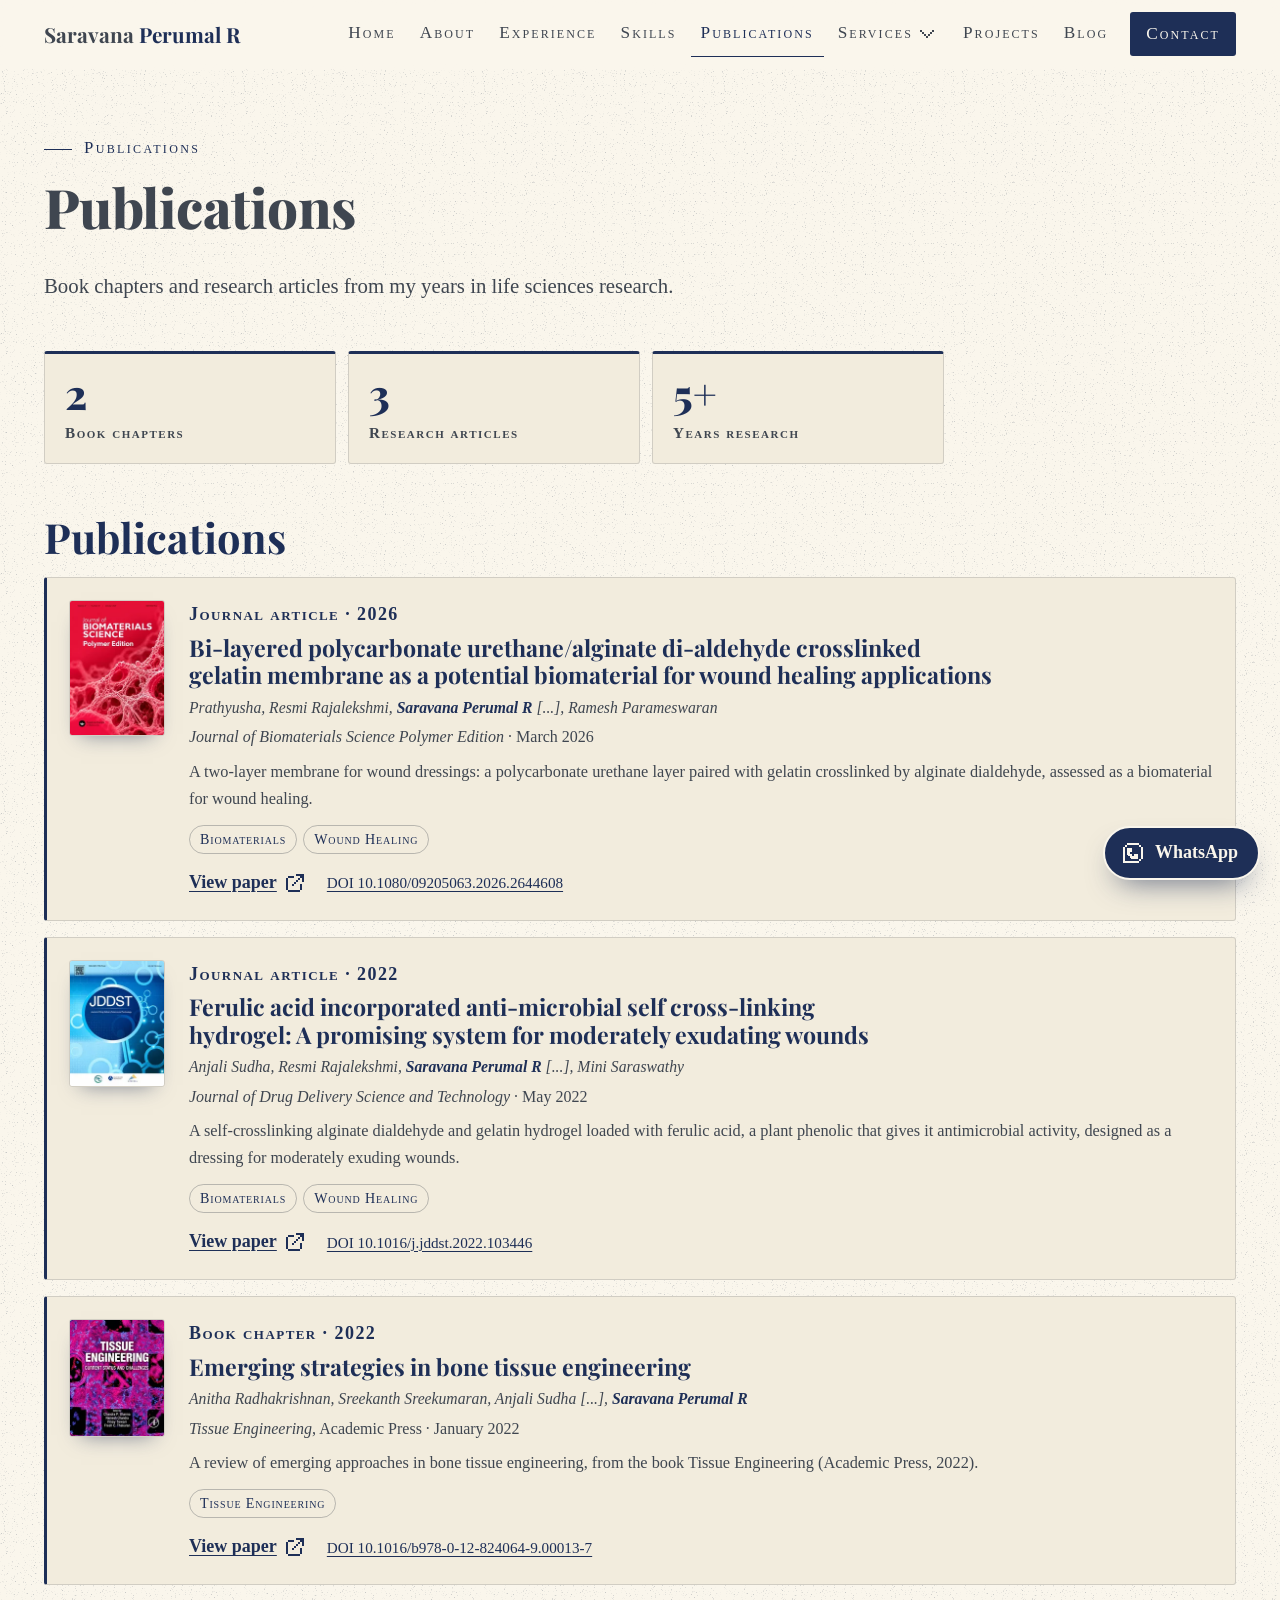
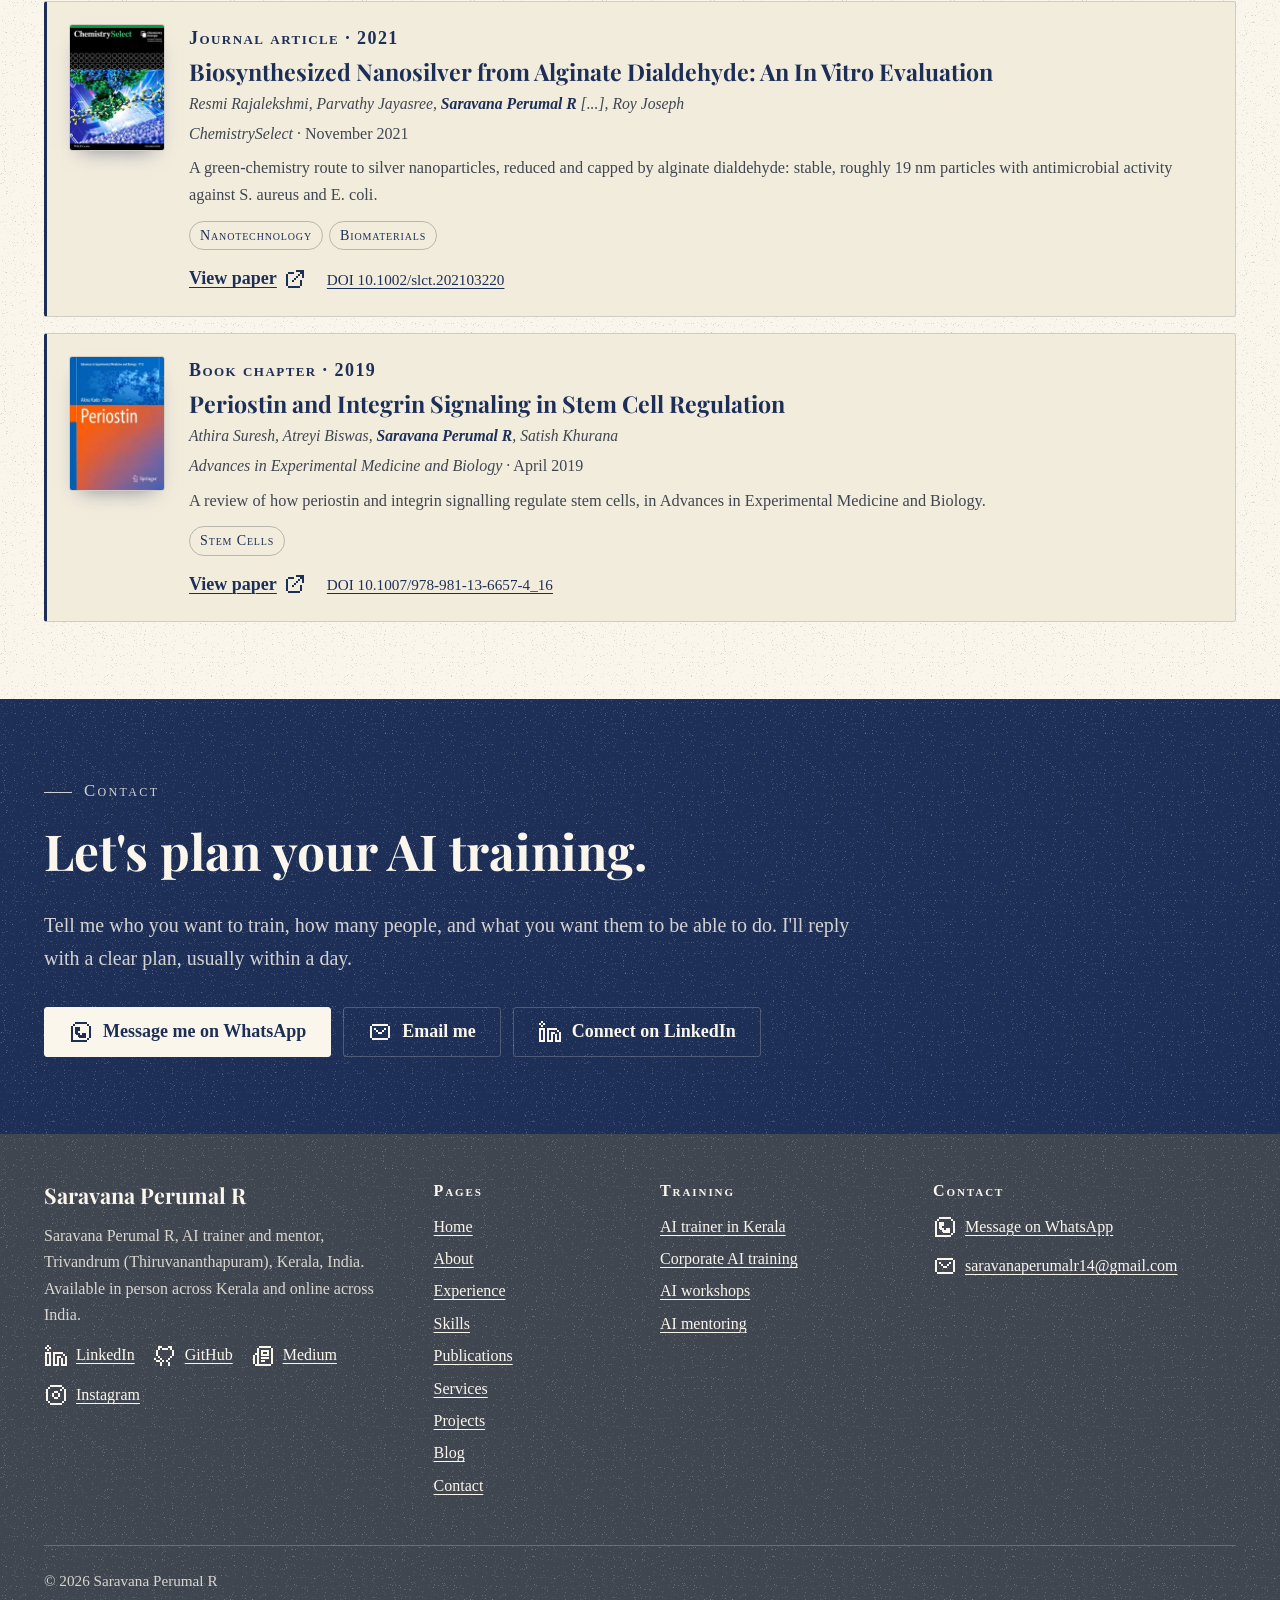
<file: publications.html>
<!doctype html>
<html lang="en-IN">
<head>
  <meta charset="utf-8">
  <meta name="viewport" content="width=device-width, initial-scale=1">
  <script>document.documentElement.classList.add('js');</script>

  <title>Publications | Saravana Perumal R, Researcher and AI Trainer</title>
  <meta name="description" content="Book chapters and research articles by Saravana Perumal R, from his life sciences research at IISER Thiruvananthapuram and SCTIMST.">
  <meta name="theme-color" content="#1E2F57">
  <link rel="icon" type="image/png" href="assets/img/favicon.png">

  <!-- TODO: replace YOUR-DOMAIN with the live domain -->
  <link rel="canonical" href="https://YOUR-DOMAIN/publications.html">
  <meta property="og:type" content="website">
  <meta property="og:locale" content="en_IN">
  <meta property="og:site_name" content="Saravana Perumal R">
  <meta property="og:title" content="Publications | Saravana Perumal R, Researcher and AI Trainer">
  <meta property="og:description" content="Book chapters and research articles by Saravana Perumal R, from his life sciences research at IISER Thiruvananthapuram and SCTIMST.">
  <meta property="og:url" content="https://YOUR-DOMAIN/publications.html">
  <meta property="og:image" content="https://YOUR-DOMAIN/assets/img/saravana-perumal-r.jpg">
  <meta name="twitter:card" content="summary_large_image">

  <link rel="preconnect" href="https://fonts.googleapis.com">
  <link rel="preconnect" href="https://fonts.gstatic.com" crossorigin>
  <link rel="stylesheet" href="https://fonts.googleapis.com/css2?family=Playfair+Display:wght@700;800&family=Tinos:wght@400;700&display=swap">
  <link rel="stylesheet" href="assets/css/styles.css?v=20261126">
  <script src="assets/js/main.js?v=20261126" defer></script>
</head>
<body>
  <a class="skip-link" href="#main">Skip to content</a>

  <header class="site-header">
    <div class="container header-inner">
      <a class="brand" href="index.html">Saravana <span>Perumal R</span></a>
      <button class="nav-toggle" type="button" aria-expanded="false" aria-controls="site-nav">
        <svg class="ico ico-menu nav-ico-open" viewBox="0 0 24 24" fill="currentColor" shape-rendering="crispEdges" aria-hidden="true" focusable="false"><path fill="currentColor" d="M20 18H4v-2h16zm0-5H4v-2h16zm0-5H4V6h16z"/></svg><svg class="ico ico-x nav-ico-close" viewBox="0 0 24 24" fill="currentColor" shape-rendering="crispEdges" aria-hidden="true" focusable="false"><path fill="currentColor" d="M7 19H5v-2h2zm12 0h-2v-2h2zM9 15v2H7v-2zm8 2h-2v-2h2zm-6-2H9v-2h2zm4 0h-2v-2h2zm-2-2h-2v-2h2zm-2-2H9V9h2zm4 0h-2V9h2zM9 9H7V7h2zm8 0h-2V7h2zM7 7H5V5h2zm12 0h-2V5h2z"/></svg>
        Menu
      </button>
      <nav class="site-nav" id="site-nav" aria-label="Main">
        <ul>
          <li><a href="index.html">Home</a></li>
          <li><a href="about.html">About</a></li>
          <li><a href="experience.html">Experience</a></li>
          <li><a href="skills.html">Skills</a></li>
          <li><a href="publications.html" aria-current="page">Publications</a></li>
          <li class="has-sub">
            <a href="services.html">Services<svg class="ico ico-chevron-down nav-chevron" viewBox="0 0 24 24" fill="currentColor" shape-rendering="crispEdges" aria-hidden="true" focusable="false"><path fill="currentColor" d="M13 16h-2v-2h2zm-2-2H9v-2h2zm4 0h-2v-2h2zm-6-2H7v-2h2zm8 0h-2v-2h2zM7 10H5V8h2zm12 0h-2V8h2z"/></svg></a>
            <ul class="sub-nav" aria-label="Service pages">
              <li><a href="ai-trainer-in-kerala/index.html">AI trainer in Kerala</a></li>
              <li><a href="corporate-ai-training/index.html">Corporate AI training</a></li>
              <li><a href="ai-workshops/index.html">AI workshops</a></li>
              <li><a href="ai-mentor/index.html">AI mentoring</a></li>
            </ul>
          </li>
          <li><a href="projects.html">Projects</a></li>
          <li><a href="blog.html">Blog</a></li>
          <li class="nav-cta"><a href="contact.html">Contact</a></li>
        </ul>
      </nav>
    </div>
  </header>

  <main id="main">
    <section class="page-hero" aria-labelledby="hero-title">
      <div class="container">
        <span class="eyebrow">Publications</span>
        <h1 id="hero-title">Publications</h1>
        <p class="hero-lede">Book chapters and research articles from my years in life sciences research.</p>
      </div>
    </section>

    <section class="section" aria-labelledby="pubs-title" style="padding-top:0">
      <div class="container">
        <dl class="pubs-stats reveal">
          <div><dt>2</dt><dd>Book chapters</dd></div>
          <div><dt>3</dt><dd>Research articles</dd></div>
          <div><dt>5+</dt><dd>Years research</dd></div>
        </dl>

        <h2 id="pubs-title" class="pubs-heading">Publications</h2>

        <div class="pubs-list">
          <article class="pubs-card reveal">
            <div class="pubs-figure pubs-figure--cover"><img src="assets/img/publications/jbspe-2026-cover.webp" width="96" height="136" alt="" loading="lazy" decoding="async"></div>
            <div class="pubs-body">
              <p class="pub-type">Journal article · 2026</p>
              <h3 class="pubs-title"><a href="https://doi.org/10.1080/09205063.2026.2644608" target="_blank" rel="noopener">Bi-layered polycarbonate urethane/alginate di-aldehyde crosslinked gelatin membrane as a potential biomaterial for wound healing applications</a></h3>
              <p class="pubs-authors">Prathyusha, Resmi Rajalekshmi, <strong>Saravana Perumal R</strong> [...], Ramesh Parameswaran</p>
              <p class="pubs-meta"><em>Journal of Biomaterials Science Polymer Edition</em> · March 2026</p>
              <p class="pubs-summary">A two-layer membrane for wound dressings: a polycarbonate urethane layer paired with gelatin crosslinked by alginate dialdehyde, assessed as a biomaterial for wound healing.</p>
              <ul class="tags" aria-label="Topics"><li>Biomaterials</li><li>Wound Healing</li></ul>
              <p class="pubs-links"><a href="https://doi.org/10.1080/09205063.2026.2644608" target="_blank" rel="noopener">View paper<svg class="ico ico-arrow-up-right" viewBox="0 0 24 24" fill="currentColor" shape-rendering="crispEdges" aria-hidden="true" focusable="false"><g fill="currentColor"><path d="M11 5H5v2h6zM5 7H3v12h2zm12 12H5v2h12zm2-6h-2v6h2zm-8 0H9v2h2zm2-2h-2v2h2zm2-2h-2v2h2zm2-2h-2v2h2zm2-2h-2v2h2zm2-2h-2v8h2z"/><path d="M21 3h-8v2h8z"/></g></svg></a><a class="pubs-doi" href="https://doi.org/10.1080/09205063.2026.2644608" target="_blank" rel="noopener">DOI 10.1080/09205063.2026.2644608</a></p>
            </div>
          </article>
          <article class="pubs-card reveal">
            <div class="pubs-figure pubs-figure--cover"><img src="assets/img/publications/jddst-2022-cover.webp" width="96" height="128" alt="" loading="lazy" decoding="async"></div>
            <div class="pubs-body">
              <p class="pub-type">Journal article · 2022</p>
              <h3 class="pubs-title"><a href="https://doi.org/10.1016/j.jddst.2022.103446" target="_blank" rel="noopener">Ferulic acid incorporated anti-microbial self cross-linking hydrogel: A promising system for moderately exudating wounds</a></h3>
              <p class="pubs-authors">Anjali Sudha, Resmi Rajalekshmi, <strong>Saravana Perumal R</strong> [...], Mini Saraswathy</p>
              <p class="pubs-meta"><em>Journal of Drug Delivery Science and Technology</em> · May 2022</p>
              <p class="pubs-summary">A self-crosslinking alginate dialdehyde and gelatin hydrogel loaded with ferulic acid, a plant phenolic that gives it antimicrobial activity, designed as a dressing for moderately exuding wounds.</p>
              <ul class="tags" aria-label="Topics"><li>Biomaterials</li><li>Wound Healing</li></ul>
              <p class="pubs-links"><a href="https://doi.org/10.1016/j.jddst.2022.103446" target="_blank" rel="noopener">View paper<svg class="ico ico-arrow-up-right" viewBox="0 0 24 24" fill="currentColor" shape-rendering="crispEdges" aria-hidden="true" focusable="false"><g fill="currentColor"><path d="M11 5H5v2h6zM5 7H3v12h2zm12 12H5v2h12zm2-6h-2v6h2zm-8 0H9v2h2zm2-2h-2v2h2zm2-2h-2v2h2zm2-2h-2v2h2zm2-2h-2v2h2zm2-2h-2v8h2z"/><path d="M21 3h-8v2h8z"/></g></svg></a><a class="pubs-doi" href="https://doi.org/10.1016/j.jddst.2022.103446" target="_blank" rel="noopener">DOI 10.1016/j.jddst.2022.103446</a></p>
            </div>
          </article>
          <article class="pubs-card reveal">
            <div class="pubs-figure pubs-figure--cover"><img src="assets/img/publications/tissue-engineering-2022-cover.webp" width="96" height="118" alt="" loading="lazy" decoding="async"></div>
            <div class="pubs-body">
              <p class="pub-type">Book chapter · 2022</p>
              <h3 class="pubs-title"><a href="https://doi.org/10.1016/b978-0-12-824064-9.00013-7" target="_blank" rel="noopener">Emerging strategies in bone tissue engineering</a></h3>
              <p class="pubs-authors">Anitha Radhakrishnan, Sreekanth Sreekumaran, Anjali Sudha [...], <strong>Saravana Perumal R</strong></p>
              <p class="pubs-meta"><em>Tissue Engineering</em>, Academic Press · January 2022</p>
              <p class="pubs-summary">A review of emerging approaches in bone tissue engineering, from the book Tissue Engineering (Academic Press, 2022).</p>
              <ul class="tags" aria-label="Topics"><li>Tissue Engineering</li></ul>
              <p class="pubs-links"><a href="https://doi.org/10.1016/b978-0-12-824064-9.00013-7" target="_blank" rel="noopener">View paper<svg class="ico ico-arrow-up-right" viewBox="0 0 24 24" fill="currentColor" shape-rendering="crispEdges" aria-hidden="true" focusable="false"><g fill="currentColor"><path d="M11 5H5v2h6zM5 7H3v12h2zm12 12H5v2h12zm2-6h-2v6h2zm-8 0H9v2h2zm2-2h-2v2h2zm2-2h-2v2h2zm2-2h-2v2h2zm2-2h-2v2h2zm2-2h-2v8h2z"/><path d="M21 3h-8v2h8z"/></g></svg></a><a class="pubs-doi" href="https://doi.org/10.1016/b978-0-12-824064-9.00013-7" target="_blank" rel="noopener">DOI 10.1016/b978-0-12-824064-9.00013-7</a></p>
            </div>
          </article>
          <article class="pubs-card reveal">
            <div class="pubs-figure pubs-figure--cover"><img src="assets/img/publications/chemistryselect-2021-cover.webp" width="96" height="128" alt="" loading="lazy" decoding="async"></div>
            <div class="pubs-body">
              <p class="pub-type">Journal article · 2021</p>
              <h3 class="pubs-title"><a href="https://doi.org/10.1002/slct.202103220" target="_blank" rel="noopener">Biosynthesized Nanosilver from Alginate Dialdehyde: An In Vitro Evaluation</a></h3>
              <p class="pubs-authors">Resmi Rajalekshmi, Parvathy Jayasree, <strong>Saravana Perumal R</strong> [...], Roy Joseph</p>
              <p class="pubs-meta"><em>ChemistrySelect</em> · November 2021</p>
              <p class="pubs-summary">A green-chemistry route to silver nanoparticles, reduced and capped by alginate dialdehyde: stable, roughly 19 nm particles with antimicrobial activity against S. aureus and E. coli.</p>
              <ul class="tags" aria-label="Topics"><li>Nanotechnology</li><li>Biomaterials</li></ul>
              <p class="pubs-links"><a href="https://doi.org/10.1002/slct.202103220" target="_blank" rel="noopener">View paper<svg class="ico ico-arrow-up-right" viewBox="0 0 24 24" fill="currentColor" shape-rendering="crispEdges" aria-hidden="true" focusable="false"><g fill="currentColor"><path d="M11 5H5v2h6zM5 7H3v12h2zm12 12H5v2h12zm2-6h-2v6h2zm-8 0H9v2h2zm2-2h-2v2h2zm2-2h-2v2h2zm2-2h-2v2h2zm2-2h-2v2h2zm2-2h-2v8h2z"/><path d="M21 3h-8v2h8z"/></g></svg></a><a class="pubs-doi" href="https://doi.org/10.1002/slct.202103220" target="_blank" rel="noopener">DOI 10.1002/slct.202103220</a></p>
            </div>
          </article>
          <article class="pubs-card reveal">
            <div class="pubs-figure pubs-figure--cover"><img src="assets/img/publications/aemb-periostin-2019-cover.webp" width="96" height="136" alt="" loading="lazy" decoding="async"></div>
            <div class="pubs-body">
              <p class="pub-type">Book chapter · 2019</p>
              <h3 class="pubs-title"><a href="https://doi.org/10.1007/978-981-13-6657-4_16" target="_blank" rel="noopener">Periostin and Integrin Signaling in Stem Cell Regulation</a></h3>
              <p class="pubs-authors">Athira Suresh, Atreyi Biswas, <strong>Saravana Perumal R</strong>, Satish Khurana</p>
              <p class="pubs-meta"><em>Advances in Experimental Medicine and Biology</em> · April 2019</p>
              <p class="pubs-summary">A review of how periostin and integrin signalling regulate stem cells, in Advances in Experimental Medicine and Biology.</p>
              <ul class="tags" aria-label="Topics"><li>Stem Cells</li></ul>
              <p class="pubs-links"><a href="https://doi.org/10.1007/978-981-13-6657-4_16" target="_blank" rel="noopener">View paper<svg class="ico ico-arrow-up-right" viewBox="0 0 24 24" fill="currentColor" shape-rendering="crispEdges" aria-hidden="true" focusable="false"><g fill="currentColor"><path d="M11 5H5v2h6zM5 7H3v12h2zm12 12H5v2h12zm2-6h-2v6h2zm-8 0H9v2h2zm2-2h-2v2h2zm2-2h-2v2h2zm2-2h-2v2h2zm2-2h-2v2h2zm2-2h-2v8h2z"/><path d="M21 3h-8v2h8z"/></g></svg></a><a class="pubs-doi" href="https://doi.org/10.1007/978-981-13-6657-4_16" target="_blank" rel="noopener">DOI 10.1007/978-981-13-6657-4_16</a></p>
            </div>
          </article>
          <!-- To add a publication, copy a card above (newest first). Use file-text for a journal article,
               book-open for a book chapter. Then run: python tools/icons.py render -->
        </div>
      </div>
    </section>

    <section class="cta" id="contact" aria-labelledby="contact-title">
      <div class="container">
        <div class="cta-inner reveal">
          <span class="eyebrow" style="color:rgba(250,246,236,.82)">Contact</span>
          <h2 id="contact-title">Let's plan your AI training.</h2>
          <p>Tell me who you want to train, how many people, and what you want them to be able to do. I'll reply with a clear plan, usually within a day.</p>
          <div class="btn-row">
            <a class="btn btn--light" href="https://wa.me/917012753018?text=Hi%20Saravana%2C%20I%27d%20like%20to%20plan%20an%20AI%20training." target="_blank" rel="noopener">
              <svg class="ico ico-whatsapp" viewBox="0 0 24 24" fill="currentColor" shape-rendering="crispEdges" aria-hidden="true" focusable="false"><path fill="currentColor" d="M4 20h14v2H2V6h2zm16 0h-2v-2h2zm-9-9H9v2h2v2h2v-2h4v5h-7v-1H9v-2H7v-1H6V7h5zm11 7h-2V6h2zM6 6H4V4h2zm14 0h-2V4h2zm-2-2H6V2h12z"/></svg>
              Message me on WhatsApp
            </a>
            <a class="btn btn--outline-light" href="mailto:saravanaperumalr14@gmail.com?subject=AI%20training%20enquiry">
              <svg class="ico ico-mail" viewBox="0 0 24 24" fill="currentColor" shape-rendering="crispEdges" aria-hidden="true" focusable="false"><path fill="currentColor" d="M6 8h2v2H6zm2 2h2v2H8zm10-2h-2v2h2zm-2 2h-2v2h2zm-6 2h4v2h-4zM2 6h2v12H2zm18 0h2v12h-2zM4 4h16v2H4zm0 14h16v2H4z"/></svg>
              Email me
            </a>
            <a class="btn btn--outline-light" href="https://www.linkedin.com/in/saravana-perumal-r-04b368288" target="_blank" rel="noopener">
              <svg class="ico ico-linkedin" viewBox="0 0 24 24" fill="currentColor" shape-rendering="crispEdges" aria-hidden="true" focusable="false"><path fill="currentColor" d="M7 22H1V8h6zm12-12h-8v10h2v-8h4v2h-2v8H9V8h10zm4 12h-6v-8h2v6h2v-8h2zM3 20h2V10H3zm18-8h-2v-2h2zM5 7H3V5h2zM3 5H1V3h2zm4 0H5V3h2zM5 3H3V1h2z"/></svg>
              Connect on LinkedIn
            </a>
          </div>
        </div>
      </div>
    </section>
  </main>

  <footer class="site-footer">
    <div class="container">
      <div class="footer-grid">
        <div>
          <p class="footer-brand">Saravana Perumal R</p>
          <address style="font-style:normal">
            <p>Saravana Perumal R, AI trainer and mentor, Trivandrum (Thiruvananthapuram), Kerala, India. Available in person across Kerala and online across India.</p>
          </address>
          <ul class="footer-social">
            <li><a class="with-ico" href="https://www.linkedin.com/in/saravana-perumal-r-04b368288" target="_blank" rel="noopener"><svg class="ico ico-linkedin" viewBox="0 0 24 24" fill="currentColor" shape-rendering="crispEdges" aria-hidden="true" focusable="false"><path fill="currentColor" d="M7 22H1V8h6zm12-12h-8v10h2v-8h4v2h-2v8H9V8h10zm4 12h-6v-8h2v6h2v-8h2zM3 20h2V10H3zm18-8h-2v-2h2zM5 7H3V5h2zM3 5H1V3h2zm4 0H5V3h2zM5 3H3V1h2z"/></svg>LinkedIn</a></li>
            <li><a class="with-ico" href="https://github.com/saravanagithub14" target="_blank" rel="noopener"><svg class="ico ico-github" viewBox="0 0 24 24" fill="currentColor" shape-rendering="crispEdges" aria-hidden="true" focusable="false"><path fill="currentColor" d="M5 2h4v2H7v2H5zm0 10H3V6h2zm2 2H5v-2h2zm2 2v-2H7v2H3v-2H1v2h2v2h4v4h2v-4h2v-2zm0 0v2H7v-2zm6-12v2H9V4zm4 2h-2V4h-2V2h4zm0 6V6h2v6zm-2 2v-2h2v2zm-2 2v-2h2v2zm0 2h-2v-2h2zm0 0h2v4h-2z"/></svg>GitHub</a></li>
            <li><a class="with-ico" href="https://medium.com/@mynamesaravanaperumal" target="_blank" rel="noopener"><svg class="ico ico-medium" viewBox="0 0 24 24" fill="currentColor" shape-rendering="crispEdges" aria-hidden="true" focusable="false"><path fill="currentColor" d="M8 2h12v2H8zM6 4h2v16H6zm14 0h2v16h-2zM4 20h16v2H4zm-2-9h2v9H2zm2-2h2v2H4zm6-3h8v2h-8zm0 4h8v2h-8zm0-2h2v2h-2zm6 0h2v2h-2zm-6 5h8v2h-8zm0 3h4v2h-4z"/></svg>Medium</a></li>
            <li><a class="with-ico" href="https://www.instagram.com/prof_ds_" target="_blank" rel="noopener"><svg class="ico ico-instagram" viewBox="0 0 24 24" fill="currentColor" shape-rendering="crispEdges" aria-hidden="true" focusable="false"><path fill="currentColor" d="M18 22H6v-2h12zM6 20H4v-2h2zm14 0h-2v-2h2zM4 18H2V6h2zm18 0h-2V6h2zm-8-2h-4v-2h4zm-4-2H8v-4h2zm6 0h-2v-4h2zm-2-4h-4V8h4zm4-2h-2V6h2zM6 6H4V4h2zm14 0h-2V4h2zm-2-2H6V2h12z"/></svg>Instagram</a></li>
          </ul>
        </div>
        <div>
          <p class="footer-label">Pages</p>
          <ul class="footer-list">
            <li><a href="index.html">Home</a></li>
            <li><a href="about.html">About</a></li>
            <li><a href="experience.html">Experience</a></li>
            <li><a href="skills.html">Skills</a></li>
            <li><a href="publications.html">Publications</a></li>
            <li><a href="services.html">Services</a></li>
            <li><a href="projects.html">Projects</a></li>
            <li><a href="blog.html">Blog</a></li>
            <li><a href="contact.html">Contact</a></li>
          </ul>
        </div>
        <div>
          <p class="footer-label">Training</p>
          <ul class="footer-list">
            <li><a href="ai-trainer-in-kerala/index.html">AI trainer in Kerala</a></li>
            <li><a href="corporate-ai-training/index.html">Corporate AI training</a></li>
            <li><a href="ai-workshops/index.html">AI workshops</a></li>
            <li><a href="ai-mentor/index.html">AI mentoring</a></li>
          </ul>
        </div>
        <div>
          <p class="footer-label">Contact</p>
          <ul class="footer-list">
            <li><a class="with-ico" href="https://wa.me/917012753018" target="_blank" rel="noopener"><svg class="ico ico-whatsapp" viewBox="0 0 24 24" fill="currentColor" shape-rendering="crispEdges" aria-hidden="true" focusable="false"><path fill="currentColor" d="M4 20h14v2H2V6h2zm16 0h-2v-2h2zm-9-9H9v2h2v2h2v-2h4v5h-7v-1H9v-2H7v-1H6V7h5zm11 7h-2V6h2zM6 6H4V4h2zm14 0h-2V4h2zm-2-2H6V2h12z"/></svg>Message on WhatsApp</a></li>
            <li><a class="with-ico" href="mailto:saravanaperumalr14@gmail.com"><svg class="ico ico-mail" viewBox="0 0 24 24" fill="currentColor" shape-rendering="crispEdges" aria-hidden="true" focusable="false"><path fill="currentColor" d="M6 8h2v2H6zm2 2h2v2H8zm10-2h-2v2h2zm-2 2h-2v2h2zm-6 2h4v2h-4zM2 6h2v12H2zm18 0h2v12h-2zM4 4h16v2H4zm0 14h16v2H4z"/></svg>saravanaperumalr14@gmail.com</a></li>
          </ul>
        </div>
      </div>
      <p class="footer-base">&copy; <span data-year>2026</span> Saravana Perumal R</p>
    </div>
  </footer>
  <a class="wa-float" href="https://wa.me/917012753018?text=Hi%20Saravana%2C%20I%27d%20like%20to%20know%20more%20about%20your%20AI%20training." target="_blank" rel="noopener" aria-label="Message Saravana on WhatsApp"><svg class="ico ico-whatsapp" viewBox="0 0 24 24" fill="currentColor" shape-rendering="crispEdges" aria-hidden="true" focusable="false"><path fill="currentColor" d="M4 20h14v2H2V6h2zm16 0h-2v-2h2zm-9-9H9v2h2v2h2v-2h4v5h-7v-1H9v-2H7v-1H6V7h5zm11 7h-2V6h2zM6 6H4V4h2zm14 0h-2V4h2zm-2-2H6V2h12z"/></svg><span class="wa-float-label">WhatsApp</span></a>
</body>
</html>
</file>
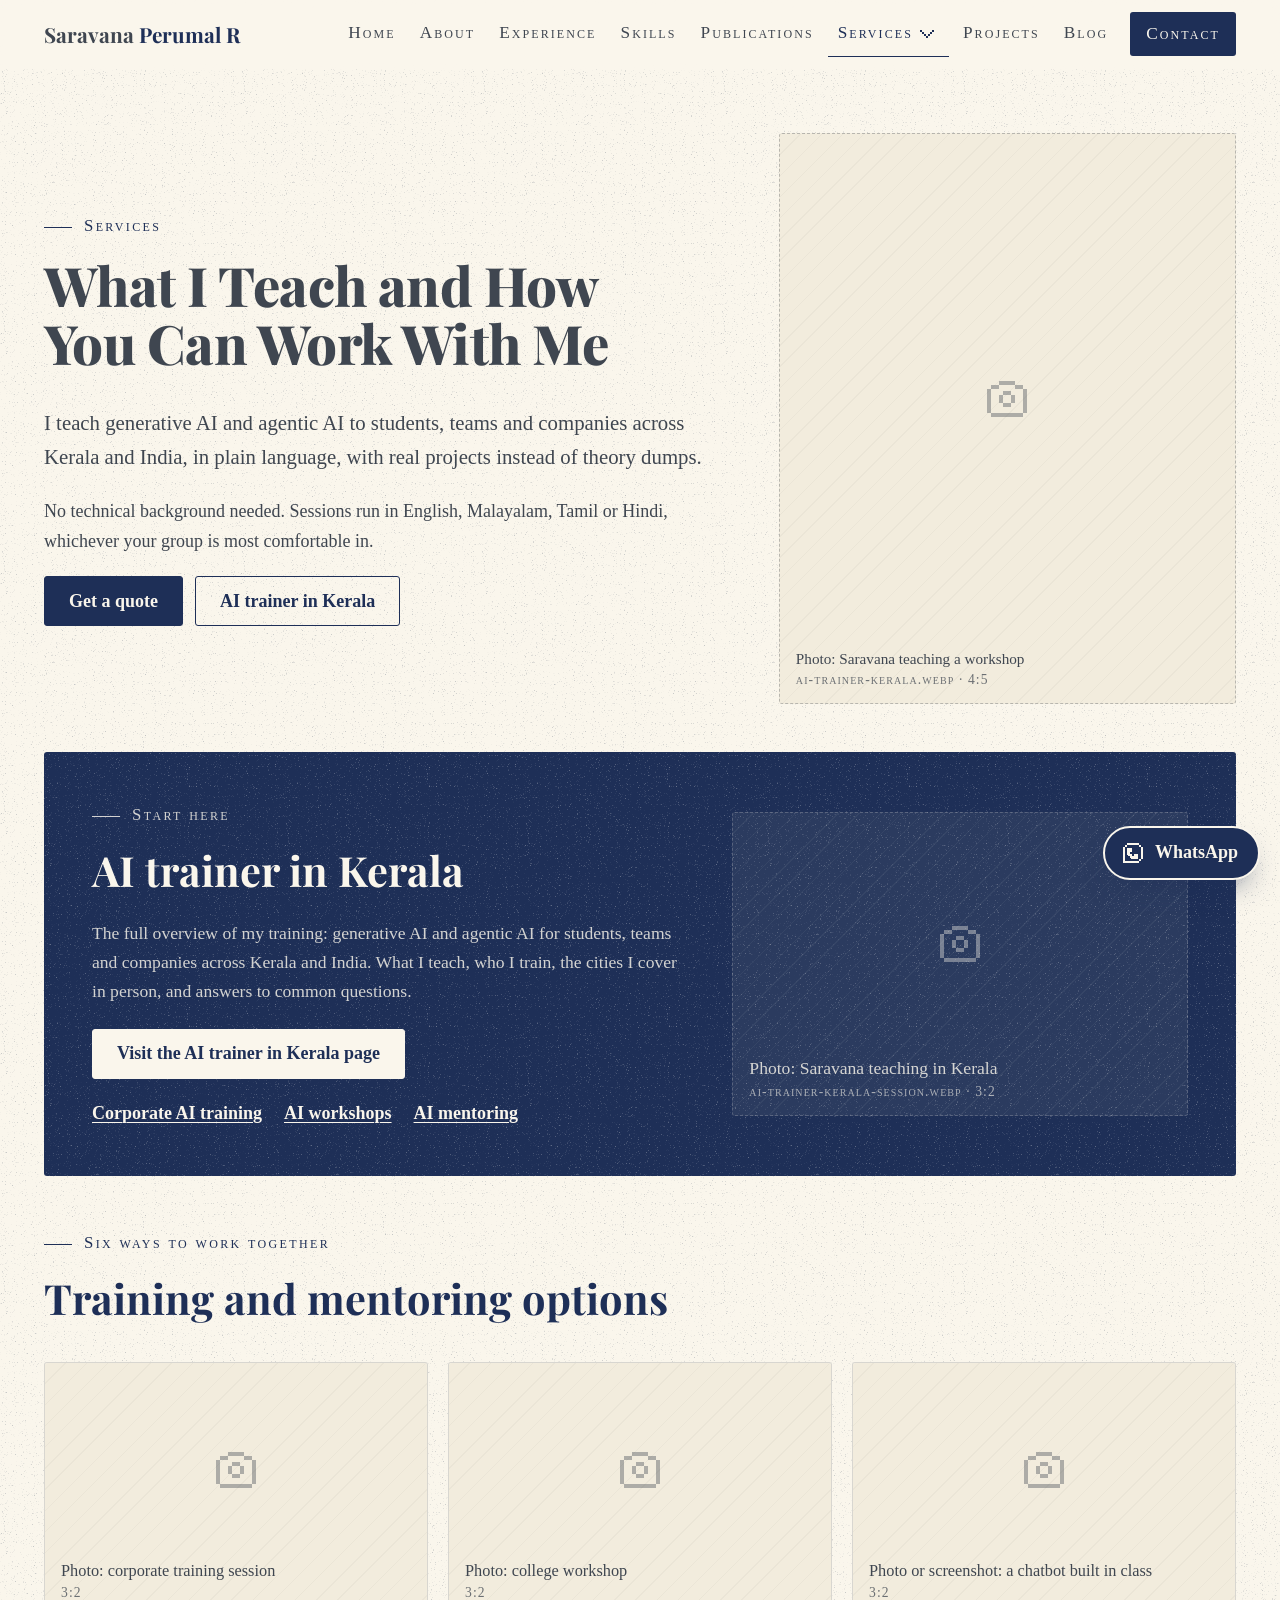
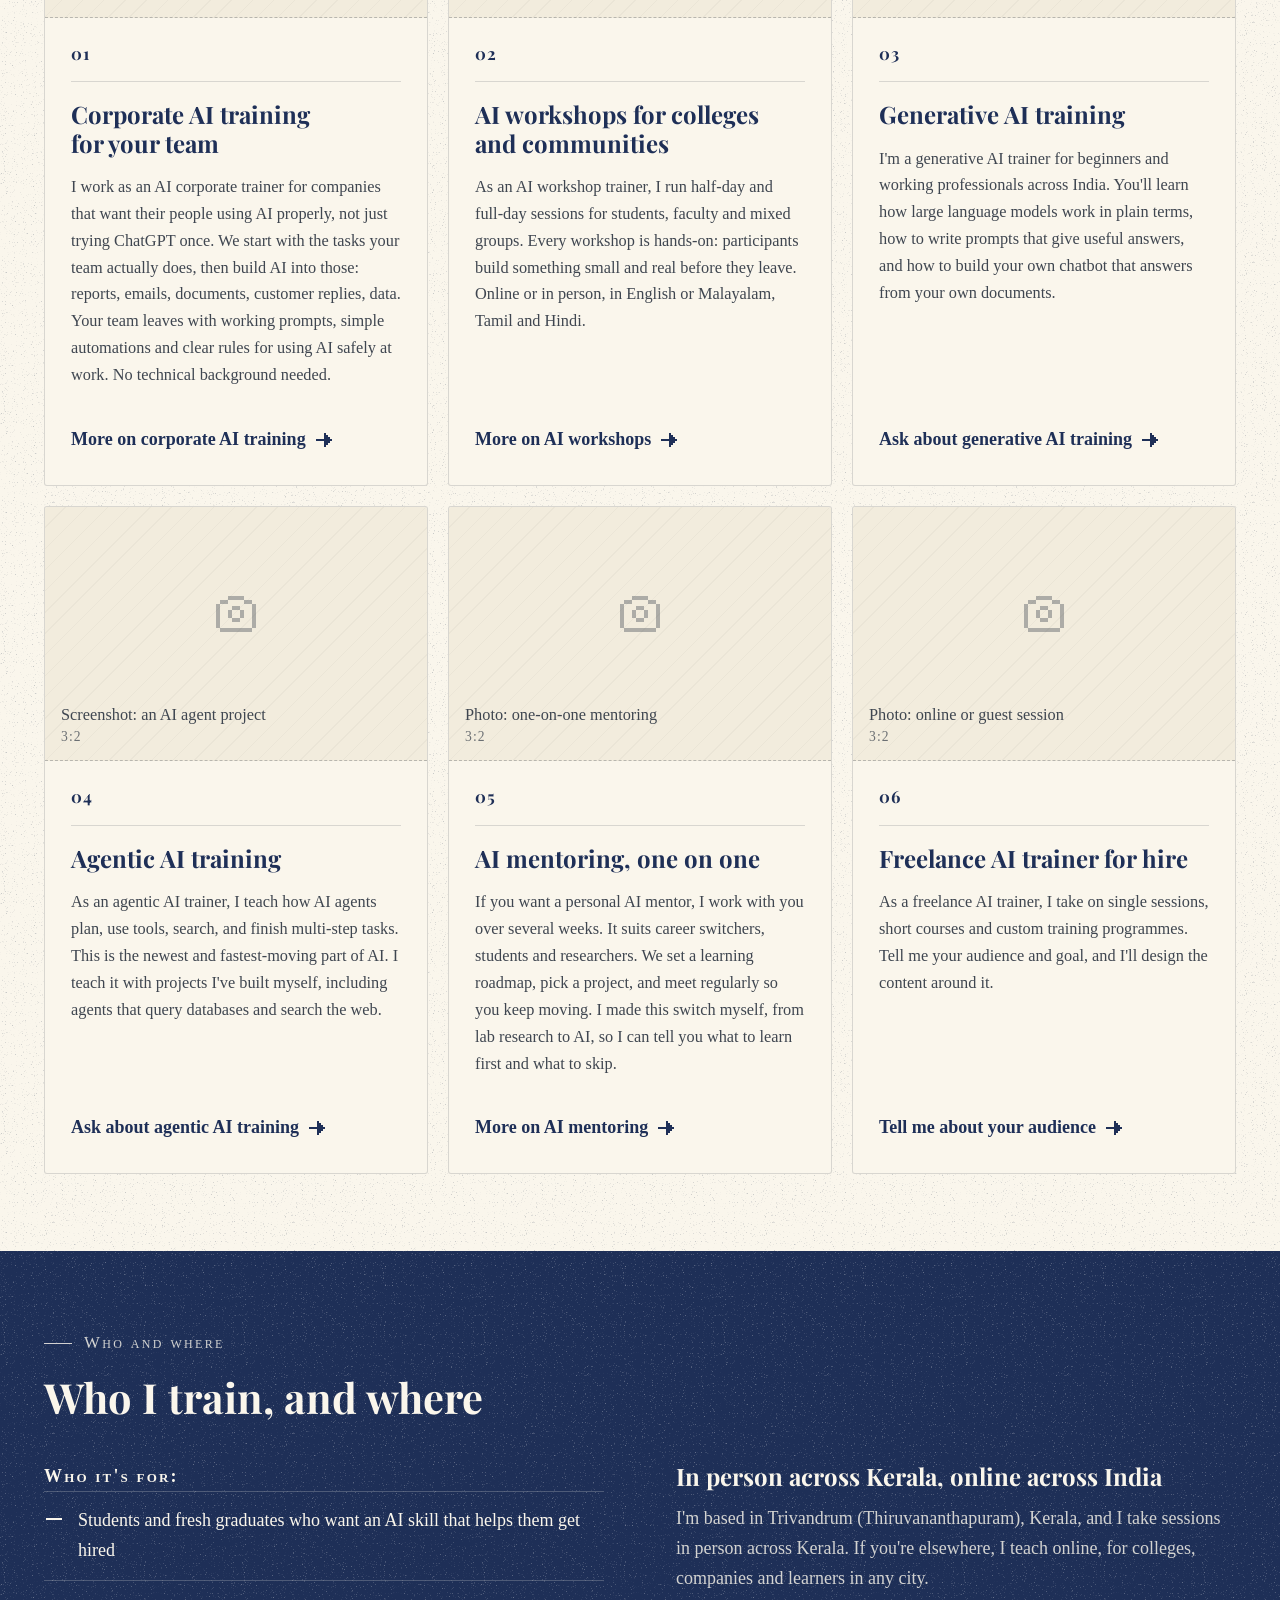
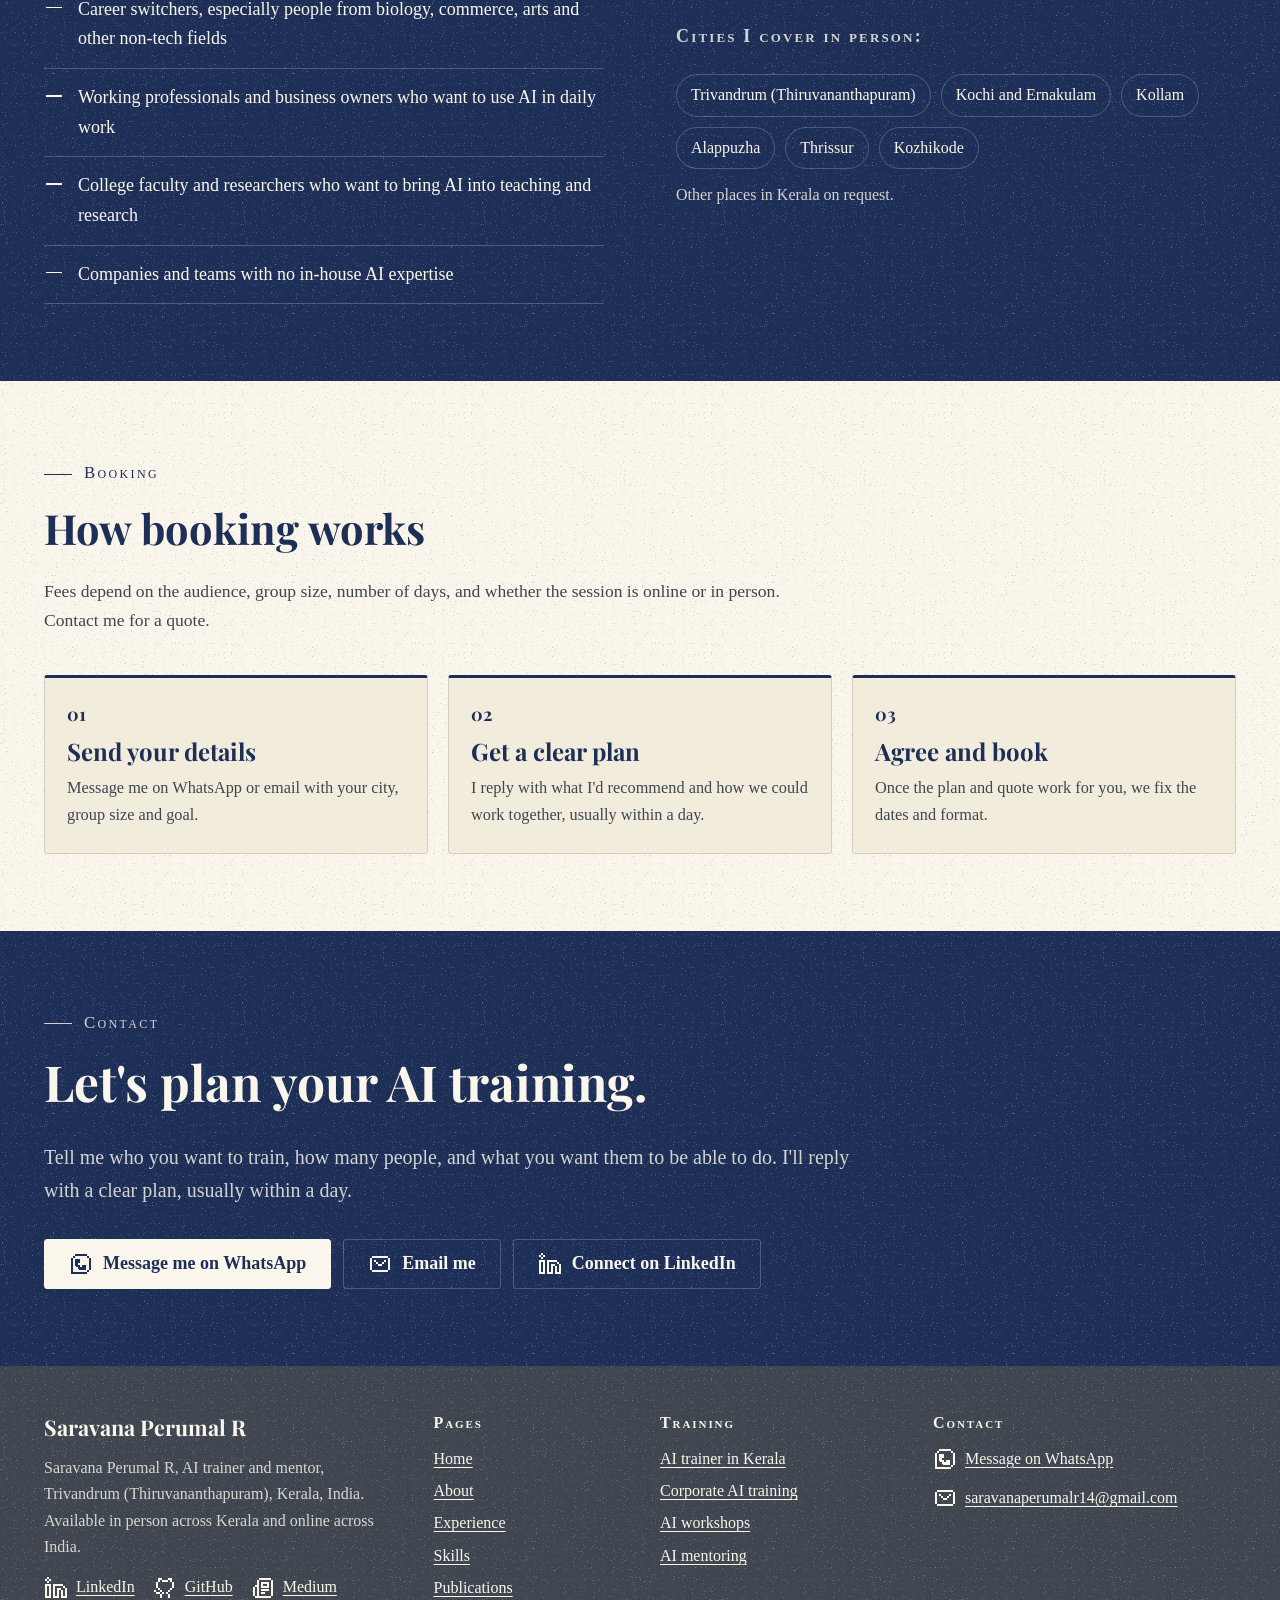
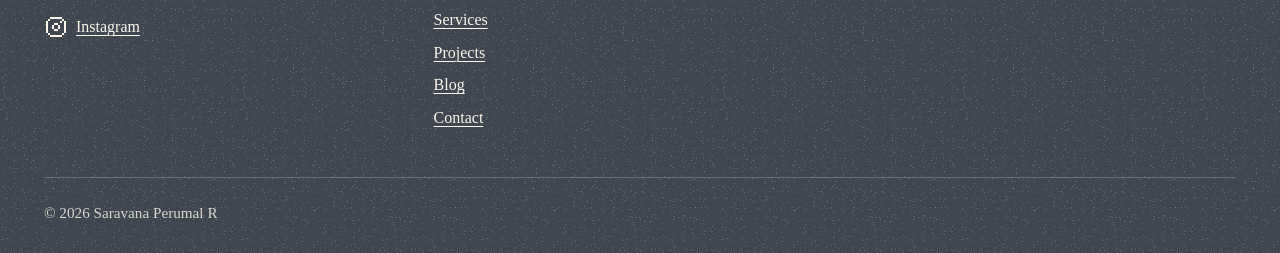
<file: services.html>
<!doctype html>
<html lang="en-IN">
<head>
  <meta charset="utf-8">
  <meta name="viewport" content="width=device-width, initial-scale=1">
  <script>document.documentElement.classList.add('js');</script>

  <title>AI Training Services in Kerala | Saravana Perumal R</title>
  <meta name="description" content="Corporate AI training, AI workshops, generative AI and agentic AI training, and one-on-one AI mentoring. In person across Kerala, online across India.">
  <meta name="theme-color" content="#1E2F57">
  <link rel="icon" type="image/png" href="assets/img/favicon.png">

  <!-- TODO: replace YOUR-DOMAIN with the live domain -->
  <link rel="canonical" href="https://YOUR-DOMAIN/services.html">
  <meta property="og:type" content="website">
  <meta property="og:locale" content="en_IN">
  <meta property="og:site_name" content="Saravana Perumal R">
  <meta property="og:title" content="AI Training Services in Kerala | Saravana Perumal R">
  <meta property="og:description" content="Corporate AI training, AI workshops, generative AI and agentic AI training, and one-on-one AI mentoring. In person across Kerala, online across India.">
  <meta property="og:url" content="https://YOUR-DOMAIN/services.html">
  <meta property="og:image" content="https://YOUR-DOMAIN/assets/img/ai-trainer-kerala.jpg">
  <meta name="twitter:card" content="summary_large_image">

  <link rel="preconnect" href="https://fonts.googleapis.com">
  <link rel="preconnect" href="https://fonts.gstatic.com" crossorigin>
  <link rel="stylesheet" href="https://fonts.googleapis.com/css2?family=Playfair+Display:wght@700;800&family=Tinos:wght@400;700&display=swap">
  <link rel="stylesheet" href="assets/css/styles.css?v=20261126">
  <script src="assets/js/main.js?v=20261126" defer></script>
</head>
<body>
  <a class="skip-link" href="#main">Skip to content</a>

  <header class="site-header">
    <div class="container header-inner">
      <a class="brand" href="index.html">Saravana <span>Perumal R</span></a>
      <button class="nav-toggle" type="button" aria-expanded="false" aria-controls="site-nav">
        <svg class="ico ico-menu nav-ico-open" viewBox="0 0 24 24" fill="currentColor" shape-rendering="crispEdges" aria-hidden="true" focusable="false"><path fill="currentColor" d="M20 18H4v-2h16zm0-5H4v-2h16zm0-5H4V6h16z"/></svg><svg class="ico ico-x nav-ico-close" viewBox="0 0 24 24" fill="currentColor" shape-rendering="crispEdges" aria-hidden="true" focusable="false"><path fill="currentColor" d="M7 19H5v-2h2zm12 0h-2v-2h2zM9 15v2H7v-2zm8 2h-2v-2h2zm-6-2H9v-2h2zm4 0h-2v-2h2zm-2-2h-2v-2h2zm-2-2H9V9h2zm4 0h-2V9h2zM9 9H7V7h2zm8 0h-2V7h2zM7 7H5V5h2zm12 0h-2V5h2z"/></svg>
        Menu
      </button>
      <nav class="site-nav" id="site-nav" aria-label="Main">
        <ul>
          <li><a href="index.html">Home</a></li>
          <li><a href="about.html">About</a></li>
          <li><a href="experience.html">Experience</a></li>
          <li><a href="skills.html">Skills</a></li>
          <li><a href="publications.html">Publications</a></li>
          <li class="has-sub">
            <a href="services.html" aria-current="page">Services<svg class="ico ico-chevron-down nav-chevron" viewBox="0 0 24 24" fill="currentColor" shape-rendering="crispEdges" aria-hidden="true" focusable="false"><path fill="currentColor" d="M13 16h-2v-2h2zm-2-2H9v-2h2zm4 0h-2v-2h2zm-6-2H7v-2h2zm8 0h-2v-2h2zM7 10H5V8h2zm12 0h-2V8h2z"/></svg></a>
            <ul class="sub-nav" aria-label="Service pages">
              <li><a href="ai-trainer-in-kerala/index.html">AI trainer in Kerala</a></li>
              <li><a href="corporate-ai-training/index.html">Corporate AI training</a></li>
              <li><a href="ai-workshops/index.html">AI workshops</a></li>
              <li><a href="ai-mentor/index.html">AI mentoring</a></li>
            </ul>
          </li>
          <li><a href="projects.html">Projects</a></li>
          <li><a href="blog.html">Blog</a></li>
          <li class="nav-cta"><a href="contact.html">Contact</a></li>
        </ul>
      </nav>
    </div>
  </header>

  <main id="main">
    <section class="page-hero" aria-labelledby="hero-title">
      <div class="container hero-grid">
        <div>
          <span class="eyebrow">Services</span>
          <h1 id="hero-title">What I Teach and How You Can Work With Me</h1>
          <p class="hero-lede">I teach generative AI and agentic AI to students, teams and companies across Kerala and India, in plain language, with real projects instead of theory dumps.</p>
          <p>No technical background needed. Sessions run in English, Malayalam, Tamil or Hindi, whichever your group is most comfortable in.</p>
          <div class="btn-row">
            <a class="btn btn--primary" href="contact.html">Get a quote</a>
            <a class="btn btn--ghost" href="ai-trainer-in-kerala/index.html">AI trainer in Kerala</a>
          </div>
        </div>
        <div class="hero-media">
          <!-- IMAGE (hero, no lazy-load): <img class="photo photo--portrait" src="assets/img/ai-trainer-kerala.webp" width="800" height="1000" alt="Saravana Perumal R, AI trainer in Kerala, teaching a generative AI workshop" fetchpriority="high"> -->
          <div class="img-slot img-slot--portrait" aria-hidden="true"><svg class="ico ico-camera img-slot-ico ico-48" viewBox="0 0 24 24" fill="currentColor" shape-rendering="crispEdges" aria-hidden="true" focusable="false"><path fill="currentColor" d="M4 5h4v2H4zm4-2h8v2H8zm8 2h4v2h-4zM2 7h2v12H2zm2 12h16v2H4zM20 7h2v12h-2zM10 8h4v2h-4zm0 6h4v2h-4zm-2-4h2v4H8zm6 0h2v4h-2z"/></svg>
            <p class="img-slot-label">Photo: Saravana teaching a workshop<small>ai-trainer-kerala.webp · 4:5</small></p>
          </div>
        </div>
      </div>
    </section>

    <section class="section--tight" aria-labelledby="landing-title" style="padding-top:0">
      <div class="container">
        <div class="feature-card reveal">
          <div>
            <span class="eyebrow">Start here</span>
            <h2 id="landing-title">AI trainer in Kerala</h2>
            <p>The full overview of my training: generative AI and agentic AI for students, teams and companies across Kerala and India. What I teach, who I train, the cities I cover in person, and answers to common questions.</p>
            <div class="btn-row" style="margin-top:1.4rem">
              <a class="btn btn--light" href="ai-trainer-in-kerala/index.html">Visit the AI trainer in Kerala page</a>
            </div>
            <ul class="feature-links" aria-label="Other service pages">
              <li><a href="corporate-ai-training/index.html">Corporate AI training</a></li>
              <li><a href="ai-workshops/index.html">AI workshops</a></li>
              <li><a href="ai-mentor/index.html">AI mentoring</a></li>
            </ul>
          </div>
          <!-- IMAGE: <img class="photo photo--landscape" src="assets/img/ai-trainer-kerala-session.webp" width="900" height="600" alt="Saravana Perumal R, AI trainer in Kerala, teaching a generative AI workshop" loading="lazy"> -->
          <div class="img-slot img-slot--landscape" aria-hidden="true"><svg class="ico ico-camera img-slot-ico ico-48" viewBox="0 0 24 24" fill="currentColor" shape-rendering="crispEdges" aria-hidden="true" focusable="false"><path fill="currentColor" d="M4 5h4v2H4zm4-2h8v2H8zm8 2h4v2h-4zM2 7h2v12H2zm2 12h16v2H4zM20 7h2v12h-2zM10 8h4v2h-4zm0 6h4v2h-4zm-2-4h2v4H8zm6 0h2v4h-2z"/></svg>
            <p class="img-slot-label">Photo: Saravana teaching in Kerala<small>ai-trainer-kerala-session.webp · 3:2</small></p>
          </div>
        </div>
      </div>
    </section>

    <section class="section" aria-labelledby="list-title" style="padding-top:0">
      <div class="container">
        <div class="section-head reveal">
          <span class="eyebrow">Six ways to work together</span>
          <h2 id="list-title">Training and mentoring options</h2>
        </div>
        <ul class="services-grid">
          <li class="service reveal">
            <h3>Corporate AI training for your team</h3>
            <p>I work as an AI corporate trainer for companies that want their people using AI properly, not just trying ChatGPT once. We start with the tasks your team actually does, then build AI into those: reports, emails, documents, customer replies, data. Your team leaves with working prompts, simple automations and clear rules for using AI safely at work. No technical background needed.</p>
            <a class="service-link" href="corporate-ai-training/index.html">More on corporate AI training<svg class="ico ico-arrow-right" viewBox="0 0 24 24" fill="currentColor" shape-rendering="crispEdges" aria-hidden="true" focusable="false"><g fill="currentColor"><path d="M4 11v2h16v-2zm12 2v2h2v-2zm-2 2v2h2v-2zm-2 2v2h2v-2zm4-6V9h2v2z"/><path d="M14 15V7h2v8zm-2 2V5h2v12z"/></g></svg></a>
            <!-- IMAGE: <img class="photo photo--landscape" src="assets/img/ai-corporate-training-trivandrum.webp" width="900" height="600" alt="AI corporate training session in Trivandrum" loading="lazy"> -->
            <div class="img-slot img-slot--landscape" aria-hidden="true"><svg class="ico ico-camera img-slot-ico ico-48" viewBox="0 0 24 24" fill="currentColor" shape-rendering="crispEdges" aria-hidden="true" focusable="false"><path fill="currentColor" d="M4 5h4v2H4zm4-2h8v2H8zm8 2h4v2h-4zM2 7h2v12H2zm2 12h16v2H4zM20 7h2v12h-2zM10 8h4v2h-4zm0 6h4v2h-4zm-2-4h2v4H8zm6 0h2v4h-2z"/></svg><p class="img-slot-label">Photo: corporate training session<small>3:2</small></p></div>
          </li>
          <li class="service reveal">
            <h3>AI workshops for colleges and communities</h3>
            <p>As an AI workshop trainer, I run half-day and full-day sessions for students, faculty and mixed groups. Every workshop is hands-on: participants build something small and real before they leave. Online or in person, in English or Malayalam, Tamil and Hindi.</p>
            <a class="service-link" href="ai-workshops/index.html">More on AI workshops<svg class="ico ico-arrow-right" viewBox="0 0 24 24" fill="currentColor" shape-rendering="crispEdges" aria-hidden="true" focusable="false"><g fill="currentColor"><path d="M4 11v2h16v-2zm12 2v2h2v-2zm-2 2v2h2v-2zm-2 2v2h2v-2zm4-6V9h2v2z"/><path d="M14 15V7h2v8zm-2 2V5h2v12z"/></g></svg></a>
            <div class="img-slot img-slot--landscape" aria-hidden="true"><svg class="ico ico-camera img-slot-ico ico-48" viewBox="0 0 24 24" fill="currentColor" shape-rendering="crispEdges" aria-hidden="true" focusable="false"><path fill="currentColor" d="M4 5h4v2H4zm4-2h8v2H8zm8 2h4v2h-4zM2 7h2v12H2zm2 12h16v2H4zM20 7h2v12h-2zM10 8h4v2h-4zm0 6h4v2h-4zm-2-4h2v4H8zm6 0h2v4h-2z"/></svg><p class="img-slot-label">Photo: college workshop<small>3:2</small></p></div>
          </li>
          <li class="service reveal">
            <h3>Generative AI training</h3>
            <p>I'm a generative AI trainer for beginners and working professionals across India. You'll learn how large language models work in plain terms, how to write prompts that give useful answers, and how to build your own chatbot that answers from your own documents.</p>
            <a class="service-link" href="contact.html">Ask about generative AI training<svg class="ico ico-arrow-right" viewBox="0 0 24 24" fill="currentColor" shape-rendering="crispEdges" aria-hidden="true" focusable="false"><g fill="currentColor"><path d="M4 11v2h16v-2zm12 2v2h2v-2zm-2 2v2h2v-2zm-2 2v2h2v-2zm4-6V9h2v2z"/><path d="M14 15V7h2v8zm-2 2V5h2v12z"/></g></svg></a>
            <div class="img-slot img-slot--landscape" aria-hidden="true"><svg class="ico ico-camera img-slot-ico ico-48" viewBox="0 0 24 24" fill="currentColor" shape-rendering="crispEdges" aria-hidden="true" focusable="false"><path fill="currentColor" d="M4 5h4v2H4zm4-2h8v2H8zm8 2h4v2h-4zM2 7h2v12H2zm2 12h16v2H4zM20 7h2v12h-2zM10 8h4v2h-4zm0 6h4v2h-4zm-2-4h2v4H8zm6 0h2v4h-2z"/></svg><p class="img-slot-label">Photo or screenshot: a chatbot built in class<small>3:2</small></p></div>
          </li>
          <li class="service reveal">
            <h3>Agentic AI training</h3>
            <p>As an agentic AI trainer, I teach how AI agents plan, use tools, search, and finish multi-step tasks. This is the newest and fastest-moving part of AI. I teach it with projects I've built myself, including agents that query databases and search the web.</p>
            <a class="service-link" href="contact.html">Ask about agentic AI training<svg class="ico ico-arrow-right" viewBox="0 0 24 24" fill="currentColor" shape-rendering="crispEdges" aria-hidden="true" focusable="false"><g fill="currentColor"><path d="M4 11v2h16v-2zm12 2v2h2v-2zm-2 2v2h2v-2zm-2 2v2h2v-2zm4-6V9h2v2z"/><path d="M14 15V7h2v8zm-2 2V5h2v12z"/></g></svg></a>
            <div class="img-slot img-slot--landscape" aria-hidden="true"><svg class="ico ico-camera img-slot-ico ico-48" viewBox="0 0 24 24" fill="currentColor" shape-rendering="crispEdges" aria-hidden="true" focusable="false"><path fill="currentColor" d="M4 5h4v2H4zm4-2h8v2H8zm8 2h4v2h-4zM2 7h2v12H2zm2 12h16v2H4zM20 7h2v12h-2zM10 8h4v2h-4zm0 6h4v2h-4zm-2-4h2v4H8zm6 0h2v4h-2z"/></svg><p class="img-slot-label">Screenshot: an AI agent project<small>3:2</small></p></div>
          </li>
          <li class="service reveal">
            <h3>AI mentoring, one on one</h3>
            <p>If you want a personal AI mentor, I work with you over several weeks. It suits career switchers, students and researchers. We set a learning roadmap, pick a project, and meet regularly so you keep moving. I made this switch myself, from lab research to AI, so I can tell you what to learn first and what to skip.</p>
            <a class="service-link" href="ai-mentor/index.html">More on AI mentoring<svg class="ico ico-arrow-right" viewBox="0 0 24 24" fill="currentColor" shape-rendering="crispEdges" aria-hidden="true" focusable="false"><g fill="currentColor"><path d="M4 11v2h16v-2zm12 2v2h2v-2zm-2 2v2h2v-2zm-2 2v2h2v-2zm4-6V9h2v2z"/><path d="M14 15V7h2v8zm-2 2V5h2v12z"/></g></svg></a>
            <div class="img-slot img-slot--landscape" aria-hidden="true"><svg class="ico ico-camera img-slot-ico ico-48" viewBox="0 0 24 24" fill="currentColor" shape-rendering="crispEdges" aria-hidden="true" focusable="false"><path fill="currentColor" d="M4 5h4v2H4zm4-2h8v2H8zm8 2h4v2h-4zM2 7h2v12H2zm2 12h16v2H4zM20 7h2v12h-2zM10 8h4v2h-4zm0 6h4v2h-4zm-2-4h2v4H8zm6 0h2v4h-2z"/></svg><p class="img-slot-label">Photo: one-on-one mentoring<small>3:2</small></p></div>
          </li>
          <li class="service reveal">
            <h3>Freelance AI trainer for hire</h3>
            <p>As a freelance AI trainer, I take on single sessions, short courses and custom training programmes. Tell me your audience and goal, and I'll design the content around it.</p>
            <a class="service-link" href="contact.html">Tell me about your audience<svg class="ico ico-arrow-right" viewBox="0 0 24 24" fill="currentColor" shape-rendering="crispEdges" aria-hidden="true" focusable="false"><g fill="currentColor"><path d="M4 11v2h16v-2zm12 2v2h2v-2zm-2 2v2h2v-2zm-2 2v2h2v-2zm4-6V9h2v2z"/><path d="M14 15V7h2v8zm-2 2V5h2v12z"/></g></svg></a>
            <div class="img-slot img-slot--landscape" aria-hidden="true"><svg class="ico ico-camera img-slot-ico ico-48" viewBox="0 0 24 24" fill="currentColor" shape-rendering="crispEdges" aria-hidden="true" focusable="false"><path fill="currentColor" d="M4 5h4v2H4zm4-2h8v2H8zm8 2h4v2h-4zM2 7h2v12H2zm2 12h16v2H4zM20 7h2v12h-2zM10 8h4v2h-4zm0 6h4v2h-4zm-2-4h2v4H8zm6 0h2v4h-2z"/></svg><p class="img-slot-label">Photo: online or guest session<small>3:2</small></p></div>
          </li>
        </ul>
      </div>
    </section>

    <section class="section section--dark" aria-labelledby="where-title">
      <div class="container">
        <div class="section-head reveal">
          <span class="eyebrow">Who and where</span>
          <h2 id="where-title">Who I train, and where</h2>
        </div>
        <div class="where-grid">
          <div class="reveal">
            <p class="cities-label" style="margin-top:0">Who it's for:</p>
            <ul class="who-list">
              <li>Students and fresh graduates who want an AI skill that helps them get hired</li>
              <li>Career switchers, especially people from biology, commerce, arts and other non-tech fields</li>
              <li>Working professionals and business owners who want to use AI in daily work</li>
              <li>College faculty and researchers who want to bring AI into teaching and research</li>
              <li>Companies and teams with no in-house AI expertise</li>
            </ul>
          </div>
          <div class="where-copy reveal">
            <h3>In person across Kerala, online across India</h3>
            <p>I'm based in Trivandrum (Thiruvananthapuram), Kerala, and I take sessions in person across Kerala. If you're elsewhere, I teach online, for colleges, companies and learners in any city.</p>
            <p class="cities-label">Cities I cover in person:</p>
            <ul class="cities">
              <li>Trivandrum (Thiruvananthapuram)</li>
              <li>Kochi and Ernakulam</li>
              <li>Kollam</li>
              <li>Alappuzha</li>
              <li>Thrissur</li>
              <li>Kozhikode</li>
            </ul>
            <p class="cities-note">Other places in Kerala on request.</p>
          </div>
        </div>
      </div>
    </section>

    <section class="section" aria-labelledby="book-title">
      <div class="container">
        <div class="section-head reveal">
          <span class="eyebrow">Booking</span>
          <h2 id="book-title">How booking works</h2>
          <p>Fees depend on the audience, group size, number of days, and whether the session is online or in person. Contact me for a quote.</p>
        </div>
        <ol class="points reveal">
          <li>
            <h3>Send your details</h3>
            <p>Message me on WhatsApp or email with your city, group size and goal.</p>
          </li>
          <li>
            <h3>Get a clear plan</h3>
            <p>I reply with what I'd recommend and how we could work together, usually within a day.</p>
          </li>
          <li>
            <h3>Agree and book</h3>
            <p>Once the plan and quote work for you, we fix the dates and format.</p>
          </li>
        </ol>
      </div>
    </section>

    <section class="cta" id="contact" aria-labelledby="contact-title">
      <div class="container">
        <div class="cta-inner reveal">
          <span class="eyebrow" style="color:rgba(250,246,236,.82)">Contact</span>
          <h2 id="contact-title">Let's plan your AI training.</h2>
          <p>Tell me who you want to train, how many people, and what you want them to be able to do. I'll reply with a clear plan, usually within a day.</p>
          <div class="btn-row">
            <a class="btn btn--light" href="https://wa.me/917012753018?text=Hi%20Saravana%2C%20I%27d%20like%20to%20plan%20an%20AI%20training." target="_blank" rel="noopener">
              <svg class="ico ico-whatsapp" viewBox="0 0 24 24" fill="currentColor" shape-rendering="crispEdges" aria-hidden="true" focusable="false"><path fill="currentColor" d="M4 20h14v2H2V6h2zm16 0h-2v-2h2zm-9-9H9v2h2v2h2v-2h4v5h-7v-1H9v-2H7v-1H6V7h5zm11 7h-2V6h2zM6 6H4V4h2zm14 0h-2V4h2zm-2-2H6V2h12z"/></svg>
              Message me on WhatsApp
            </a>
            <a class="btn btn--outline-light" href="mailto:saravanaperumalr14@gmail.com?subject=AI%20training%20enquiry">
              <svg class="ico ico-mail" viewBox="0 0 24 24" fill="currentColor" shape-rendering="crispEdges" aria-hidden="true" focusable="false"><path fill="currentColor" d="M6 8h2v2H6zm2 2h2v2H8zm10-2h-2v2h2zm-2 2h-2v2h2zm-6 2h4v2h-4zM2 6h2v12H2zm18 0h2v12h-2zM4 4h16v2H4zm0 14h16v2H4z"/></svg>
              Email me
            </a>
            <a class="btn btn--outline-light" href="https://www.linkedin.com/in/saravana-perumal-r-04b368288" target="_blank" rel="noopener">
              <svg class="ico ico-linkedin" viewBox="0 0 24 24" fill="currentColor" shape-rendering="crispEdges" aria-hidden="true" focusable="false"><path fill="currentColor" d="M7 22H1V8h6zm12-12h-8v10h2v-8h4v2h-2v8H9V8h10zm4 12h-6v-8h2v6h2v-8h2zM3 20h2V10H3zm18-8h-2v-2h2zM5 7H3V5h2zM3 5H1V3h2zm4 0H5V3h2zM5 3H3V1h2z"/></svg>
              Connect on LinkedIn
            </a>
          </div>
        </div>
      </div>
    </section>
  </main>

  <footer class="site-footer">
    <div class="container">
      <div class="footer-grid">
        <div>
          <p class="footer-brand">Saravana Perumal R</p>
          <address style="font-style:normal">
            <p>Saravana Perumal R, AI trainer and mentor, Trivandrum (Thiruvananthapuram), Kerala, India. Available in person across Kerala and online across India.</p>
          </address>
          <ul class="footer-social">
            <li><a class="with-ico" href="https://www.linkedin.com/in/saravana-perumal-r-04b368288" target="_blank" rel="noopener"><svg class="ico ico-linkedin" viewBox="0 0 24 24" fill="currentColor" shape-rendering="crispEdges" aria-hidden="true" focusable="false"><path fill="currentColor" d="M7 22H1V8h6zm12-12h-8v10h2v-8h4v2h-2v8H9V8h10zm4 12h-6v-8h2v6h2v-8h2zM3 20h2V10H3zm18-8h-2v-2h2zM5 7H3V5h2zM3 5H1V3h2zm4 0H5V3h2zM5 3H3V1h2z"/></svg>LinkedIn</a></li>
            <li><a class="with-ico" href="https://github.com/saravanagithub14" target="_blank" rel="noopener"><svg class="ico ico-github" viewBox="0 0 24 24" fill="currentColor" shape-rendering="crispEdges" aria-hidden="true" focusable="false"><path fill="currentColor" d="M5 2h4v2H7v2H5zm0 10H3V6h2zm2 2H5v-2h2zm2 2v-2H7v2H3v-2H1v2h2v2h4v4h2v-4h2v-2zm0 0v2H7v-2zm6-12v2H9V4zm4 2h-2V4h-2V2h4zm0 6V6h2v6zm-2 2v-2h2v2zm-2 2v-2h2v2zm0 2h-2v-2h2zm0 0h2v4h-2z"/></svg>GitHub</a></li>
            <li><a class="with-ico" href="https://medium.com/@mynamesaravanaperumal" target="_blank" rel="noopener"><svg class="ico ico-medium" viewBox="0 0 24 24" fill="currentColor" shape-rendering="crispEdges" aria-hidden="true" focusable="false"><path fill="currentColor" d="M8 2h12v2H8zM6 4h2v16H6zm14 0h2v16h-2zM4 20h16v2H4zm-2-9h2v9H2zm2-2h2v2H4zm6-3h8v2h-8zm0 4h8v2h-8zm0-2h2v2h-2zm6 0h2v2h-2zm-6 5h8v2h-8zm0 3h4v2h-4z"/></svg>Medium</a></li>
            <li><a class="with-ico" href="https://www.instagram.com/prof_ds_" target="_blank" rel="noopener"><svg class="ico ico-instagram" viewBox="0 0 24 24" fill="currentColor" shape-rendering="crispEdges" aria-hidden="true" focusable="false"><path fill="currentColor" d="M18 22H6v-2h12zM6 20H4v-2h2zm14 0h-2v-2h2zM4 18H2V6h2zm18 0h-2V6h2zm-8-2h-4v-2h4zm-4-2H8v-4h2zm6 0h-2v-4h2zm-2-4h-4V8h4zm4-2h-2V6h2zM6 6H4V4h2zm14 0h-2V4h2zm-2-2H6V2h12z"/></svg>Instagram</a></li>
          </ul>
        </div>
        <div>
          <p class="footer-label">Pages</p>
          <ul class="footer-list">
            <li><a href="index.html">Home</a></li>
            <li><a href="about.html">About</a></li>
            <li><a href="experience.html">Experience</a></li>
            <li><a href="skills.html">Skills</a></li>
            <li><a href="publications.html">Publications</a></li>
            <li><a href="services.html">Services</a></li>
            <li><a href="projects.html">Projects</a></li>
            <li><a href="blog.html">Blog</a></li>
            <li><a href="contact.html">Contact</a></li>
          </ul>
        </div>
        <div>
          <p class="footer-label">Training</p>
          <ul class="footer-list">
            <li><a href="ai-trainer-in-kerala/index.html">AI trainer in Kerala</a></li>
            <li><a href="corporate-ai-training/index.html">Corporate AI training</a></li>
            <li><a href="ai-workshops/index.html">AI workshops</a></li>
            <li><a href="ai-mentor/index.html">AI mentoring</a></li>
          </ul>
        </div>
        <div>
          <p class="footer-label">Contact</p>
          <ul class="footer-list">
            <li><a class="with-ico" href="https://wa.me/917012753018" target="_blank" rel="noopener"><svg class="ico ico-whatsapp" viewBox="0 0 24 24" fill="currentColor" shape-rendering="crispEdges" aria-hidden="true" focusable="false"><path fill="currentColor" d="M4 20h14v2H2V6h2zm16 0h-2v-2h2zm-9-9H9v2h2v2h2v-2h4v5h-7v-1H9v-2H7v-1H6V7h5zm11 7h-2V6h2zM6 6H4V4h2zm14 0h-2V4h2zm-2-2H6V2h12z"/></svg>Message on WhatsApp</a></li>
            <li><a class="with-ico" href="mailto:saravanaperumalr14@gmail.com"><svg class="ico ico-mail" viewBox="0 0 24 24" fill="currentColor" shape-rendering="crispEdges" aria-hidden="true" focusable="false"><path fill="currentColor" d="M6 8h2v2H6zm2 2h2v2H8zm10-2h-2v2h2zm-2 2h-2v2h2zm-6 2h4v2h-4zM2 6h2v12H2zm18 0h2v12h-2zM4 4h16v2H4zm0 14h16v2H4z"/></svg>saravanaperumalr14@gmail.com</a></li>
          </ul>
        </div>
      </div>
      <p class="footer-base">&copy; <span data-year>2026</span> Saravana Perumal R</p>
    </div>
  </footer>
  <a class="wa-float" href="https://wa.me/917012753018?text=Hi%20Saravana%2C%20I%27d%20like%20to%20know%20more%20about%20your%20AI%20training." target="_blank" rel="noopener" aria-label="Message Saravana on WhatsApp"><svg class="ico ico-whatsapp" viewBox="0 0 24 24" fill="currentColor" shape-rendering="crispEdges" aria-hidden="true" focusable="false"><path fill="currentColor" d="M4 20h14v2H2V6h2zm16 0h-2v-2h2zm-9-9H9v2h2v2h2v-2h4v5h-7v-1H9v-2H7v-1H6V7h5zm11 7h-2V6h2zM6 6H4V4h2zm14 0h-2V4h2zm-2-2H6V2h12z"/></svg><span class="wa-float-label">WhatsApp</span></a>
</body>
</html>
</file>
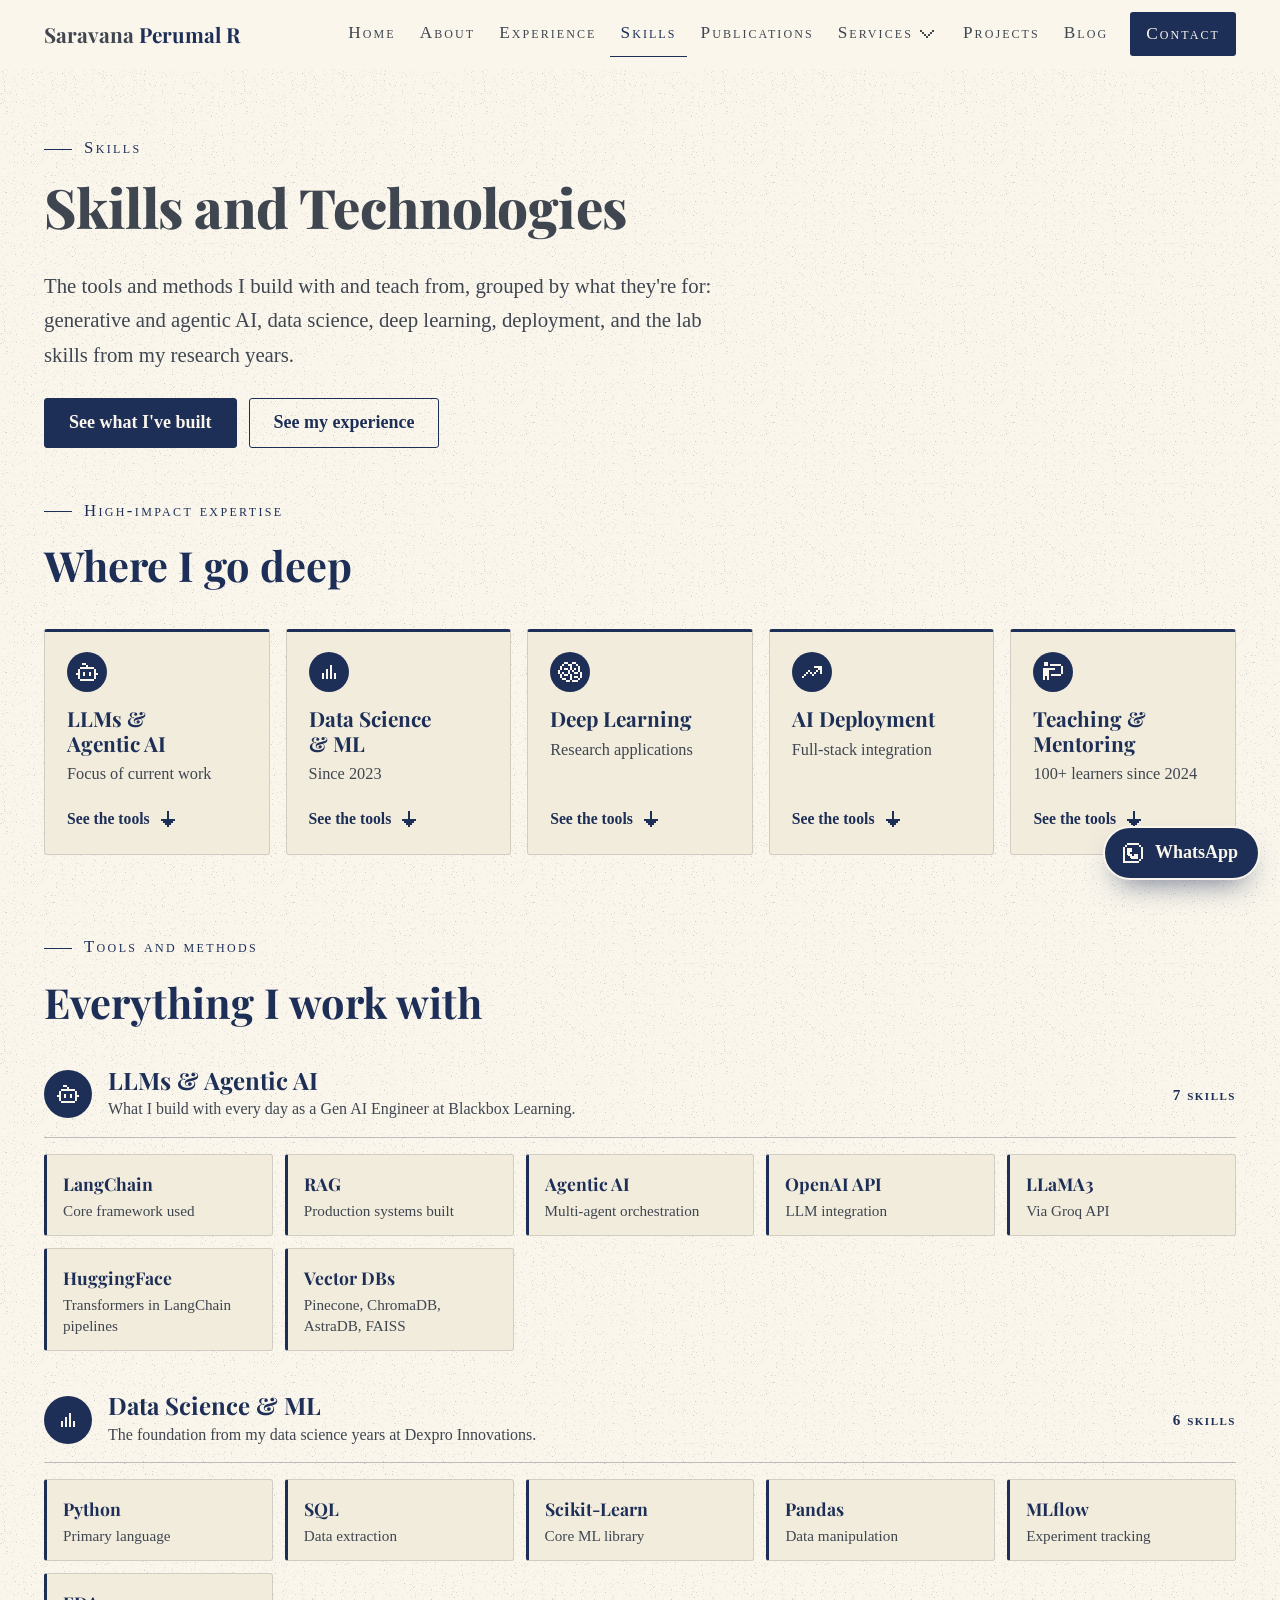
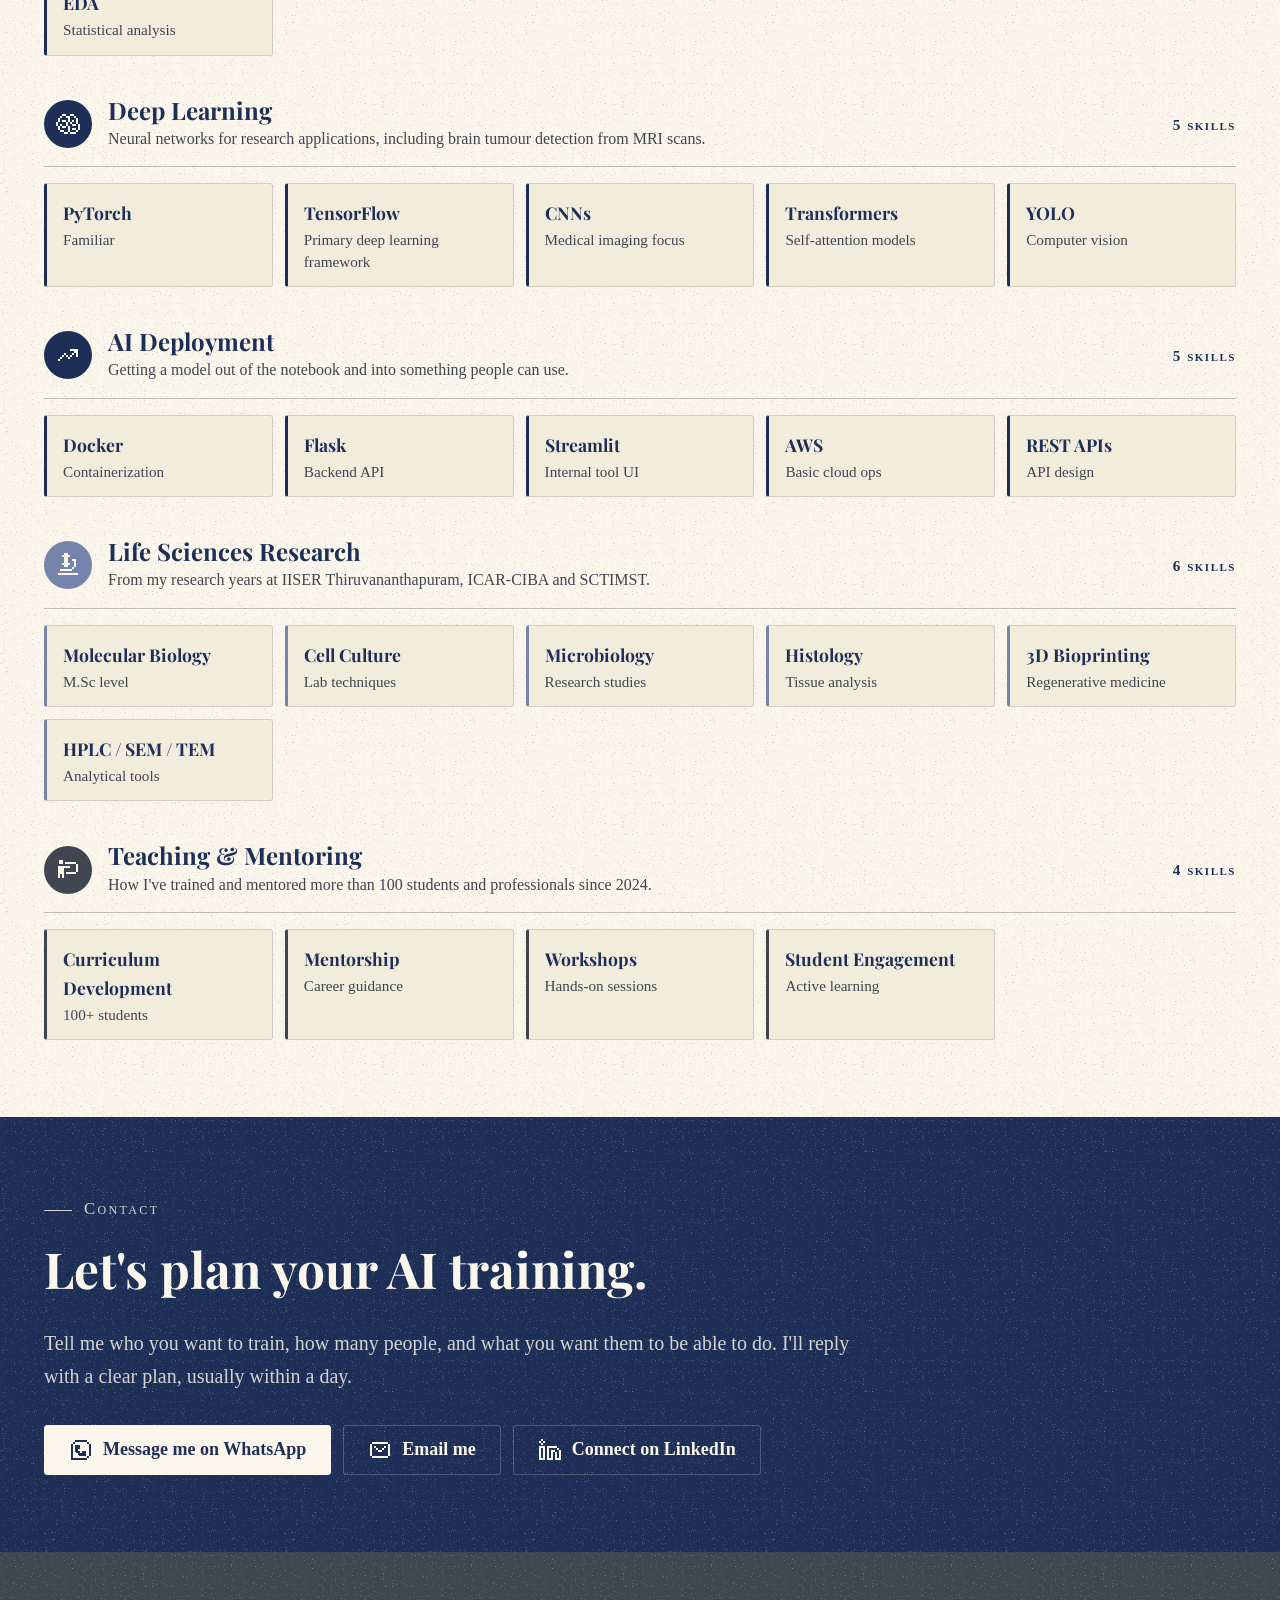
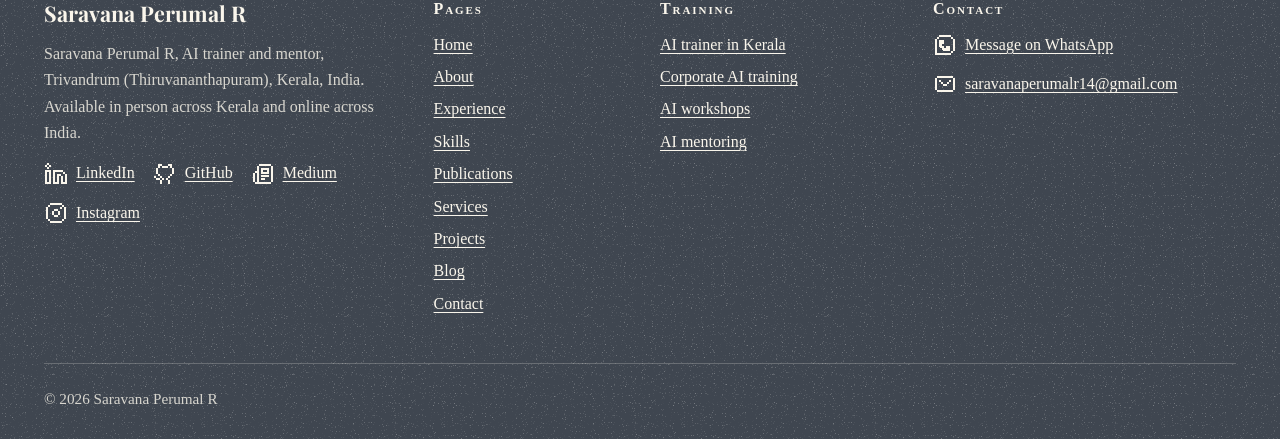
<file: skills.html>
<!doctype html>
<html lang="en-IN">
<head>
  <meta charset="utf-8">
  <meta name="viewport" content="width=device-width, initial-scale=1">
  <script>document.documentElement.classList.add('js');</script>

  <title>Skills and Technologies | Saravana Perumal R, Gen AI Engineer</title>
  <meta name="description" content="LLMs and agentic AI with LangChain and RAG, data science and ML in Python, deep learning, AI deployment, life sciences research methods and teaching.">
  <meta name="theme-color" content="#1E2F57">
  <link rel="icon" type="image/png" href="assets/img/favicon.png">

  <!-- TODO: replace YOUR-DOMAIN with the live domain -->
  <link rel="canonical" href="https://YOUR-DOMAIN/skills.html">
  <meta property="og:type" content="profile">
  <meta property="og:locale" content="en_IN">
  <meta property="og:site_name" content="Saravana Perumal R">
  <meta property="og:title" content="Skills and Technologies | Saravana Perumal R, Gen AI Engineer">
  <meta property="og:description" content="LLMs and agentic AI with LangChain and RAG, data science and ML in Python, deep learning, AI deployment, life sciences research methods and teaching.">
  <meta property="og:url" content="https://YOUR-DOMAIN/skills.html">
  <meta property="og:image" content="https://YOUR-DOMAIN/assets/img/saravana-perumal-r.jpg">
  <meta name="twitter:card" content="summary_large_image">

  <link rel="preconnect" href="https://fonts.googleapis.com">
  <link rel="preconnect" href="https://fonts.gstatic.com" crossorigin>
  <link rel="stylesheet" href="https://fonts.googleapis.com/css2?family=Playfair+Display:wght@700;800&family=Tinos:wght@400;700&display=swap">
  <link rel="stylesheet" href="assets/css/styles.css?v=20261126">
  <script src="assets/js/main.js?v=20261126" defer></script>
</head>
<body>
  <a class="skip-link" href="#main">Skip to content</a>

  <header class="site-header">
    <div class="container header-inner">
      <a class="brand" href="index.html">Saravana <span>Perumal R</span></a>
      <button class="nav-toggle" type="button" aria-expanded="false" aria-controls="site-nav">
        <svg class="ico ico-menu nav-ico-open" viewBox="0 0 24 24" fill="currentColor" shape-rendering="crispEdges" aria-hidden="true" focusable="false"><path fill="currentColor" d="M20 18H4v-2h16zm0-5H4v-2h16zm0-5H4V6h16z"/></svg><svg class="ico ico-x nav-ico-close" viewBox="0 0 24 24" fill="currentColor" shape-rendering="crispEdges" aria-hidden="true" focusable="false"><path fill="currentColor" d="M7 19H5v-2h2zm12 0h-2v-2h2zM9 15v2H7v-2zm8 2h-2v-2h2zm-6-2H9v-2h2zm4 0h-2v-2h2zm-2-2h-2v-2h2zm-2-2H9V9h2zm4 0h-2V9h2zM9 9H7V7h2zm8 0h-2V7h2zM7 7H5V5h2zm12 0h-2V5h2z"/></svg>
        Menu
      </button>
      <nav class="site-nav" id="site-nav" aria-label="Main">
        <ul>
          <li><a href="index.html">Home</a></li>
          <li><a href="about.html">About</a></li>
          <li><a href="experience.html">Experience</a></li>
          <li><a href="skills.html" aria-current="page">Skills</a></li>
          <li><a href="publications.html">Publications</a></li>
          <li class="has-sub">
            <a href="services.html">Services<svg class="ico ico-chevron-down nav-chevron" viewBox="0 0 24 24" fill="currentColor" shape-rendering="crispEdges" aria-hidden="true" focusable="false"><path fill="currentColor" d="M13 16h-2v-2h2zm-2-2H9v-2h2zm4 0h-2v-2h2zm-6-2H7v-2h2zm8 0h-2v-2h2zM7 10H5V8h2zm12 0h-2V8h2z"/></svg></a>
            <ul class="sub-nav" aria-label="Service pages">
              <li><a href="ai-trainer-in-kerala/index.html">AI trainer in Kerala</a></li>
              <li><a href="corporate-ai-training/index.html">Corporate AI training</a></li>
              <li><a href="ai-workshops/index.html">AI workshops</a></li>
              <li><a href="ai-mentor/index.html">AI mentoring</a></li>
            </ul>
          </li>
          <li><a href="projects.html">Projects</a></li>
          <li><a href="blog.html">Blog</a></li>
          <li class="nav-cta"><a href="contact.html">Contact</a></li>
        </ul>
      </nav>
    </div>
  </header>

  <main id="main">
    <section class="page-hero" aria-labelledby="hero-title">
      <div class="container">
        <span class="eyebrow">Skills</span>
        <h1 id="hero-title">Skills and Technologies</h1>
        <p class="hero-lede">The tools and methods I build with and teach from, grouped by what they're for: generative and agentic AI, data science, deep learning, deployment, and the lab skills from my research years.</p>
        <div class="btn-row" style="margin-top:1.6rem">
          <a class="btn btn--primary" href="projects.html">See what I've built</a>
          <a class="btn btn--ghost" href="experience.html">See my experience</a>
        </div>
      </div>
    </section>

    <section class="section" aria-labelledby="focus-title" style="padding-top:0">
      <div class="container">
        <div class="section-head reveal">
          <span class="eyebrow">High-impact expertise</span>
          <h2 id="focus-title">Where I go deep</h2>
        </div>
        <div class="focus-grid reveal">
            <a class="qual-card focus-card" href="#llms-agentic-ai">
              <span class="qual-icon"><svg class="ico ico-bot" viewBox="0 0 24 24" fill="currentColor" shape-rendering="crispEdges" aria-hidden="true" focusable="false"><path fill="currentColor" d="M5 7h14v2H5zm0 12h14v2H5zM3 9h2v10H3zm16 0h2v10h-2zM1 13h2v2H1zm20 0h2v2h-2zM11 5h2v2h-2zM7 3h4v2H7zm1 9h2v4H8zm6 0h2v4h-2z"/></svg></span>
              <h3>LLMs &amp; Agentic AI</h3>
              <p>Focus of current work</p>
              <span class="focus-link">See the tools<svg class="ico ico-arrow-down" viewBox="0 0 24 24" fill="currentColor" shape-rendering="crispEdges" aria-hidden="true" focusable="false"><path fill="currentColor" d="M13 12h6v2h-2v2h-2v2h-2v2h-2v-2H9v-2H7v-2H5v-2h6V4h2z"/></svg></span>
            </a>
            <a class="qual-card focus-card" href="#data-science-ml">
              <span class="qual-icon"><svg class="ico ico-chart-column" viewBox="0 0 24 24" fill="currentColor" shape-rendering="crispEdges" aria-hidden="true" focusable="false"><path fill="currentColor" d="M13 5h2v14h-2zm-2 4H9v10h2zm-4 4H5v6h2zm12 0h-2v6h2z"/></svg></span>
              <h3>Data Science &amp; ML</h3>
              <p>Since 2023</p>
              <span class="focus-link">See the tools<svg class="ico ico-arrow-down" viewBox="0 0 24 24" fill="currentColor" shape-rendering="crispEdges" aria-hidden="true" focusable="false"><path fill="currentColor" d="M13 12h6v2h-2v2h-2v2h-2v2h-2v-2H9v-2H7v-2H5v-2h6V4h2z"/></svg></span>
            </a>
            <a class="qual-card focus-card" href="#deep-learning">
              <span class="qual-icon"><svg class="ico ico-brain" viewBox="0 0 24 24" fill="currentColor" shape-rendering="crispEdges" aria-hidden="true" focusable="false"><path fill="currentColor" d="M6 2h4v2h-4zM14 2h4v2h-4zM4 4h2v2h-2zM10 4h4v2h-4zM18 4h2v2h-2zM2 6h2v2h-2zM12 6h2v2h-2zM20 6h2v2h-2zM2 8h2v2h-2zM6 8h4v2h-4zM12 8h2v2h-2zM16 8h2v2h-2zM20 8h2v2h-2zM0 10h2v2h-2zM10 10h2v2h-2zM14 10h2v2h-2zM20 10h2v2h-2zM0 12h2v2h-2zM4 12h2v2h-2zM10 12h2v2h-2zM16 12h4v2h-4zM22 12h2v2h-2zM2 14h2v2h-2zM6 14h4v2h-4zM12 14h2v2h-2zM22 14h2v2h-2zM2 16h2v2h-2zM12 16h2v2h-2zM16 16h4v2h-4zM22 16h2v2h-2zM4 18h4v2h-4zM12 18h2v2h-2zM20 18h2v2h-2zM8 20h4v2h-4zM14 20h6v2h-6z"/></svg></span>
              <h3>Deep Learning</h3>
              <p>Research applications</p>
              <span class="focus-link">See the tools<svg class="ico ico-arrow-down" viewBox="0 0 24 24" fill="currentColor" shape-rendering="crispEdges" aria-hidden="true" focusable="false"><path fill="currentColor" d="M13 12h6v2h-2v2h-2v2h-2v2h-2v-2H9v-2H7v-2H5v-2h6V4h2z"/></svg></span>
            </a>
            <a class="qual-card focus-card" href="#ai-deployment">
              <span class="qual-icon"><svg class="ico ico-rocket" viewBox="0 0 24 24" fill="currentColor" shape-rendering="crispEdges" aria-hidden="true" focusable="false"><path fill="currentColor" d="M4 18H2v-2h2zm2-2H4v-2h2zm8 0h-2v-2h2zm-6-2H6v-2h2zm4 0h-2v-2h2zm4 0h-2v-2h2zm6-8v8h-2v-4h-2V8h-4V6zm-12 6H8v-2h2zm8 0h-2v-2h2z"/></svg></span>
              <h3>AI Deployment</h3>
              <p>Full-stack integration</p>
              <span class="focus-link">See the tools<svg class="ico ico-arrow-down" viewBox="0 0 24 24" fill="currentColor" shape-rendering="crispEdges" aria-hidden="true" focusable="false"><path fill="currentColor" d="M13 12h6v2h-2v2h-2v2h-2v2h-2v-2H9v-2H7v-2H5v-2h6V4h2z"/></svg></span>
            </a>
            <a class="qual-card focus-card" href="#teaching-mentoring">
              <span class="qual-icon"><svg class="ico ico-presentation" viewBox="0 0 24 24" fill="currentColor" shape-rendering="crispEdges" aria-hidden="true" focusable="false"><g fill="currentColor"><path d="M3 2h4v4H3zM2 8h12v2H2zm7-4h11v2H9zm1 10h10v2H10z"/><path d="M2 9h6v7H2zm0 7h2v4H2zm4 0h2v4H6zM20 6h2v8h-2z"/></g></svg></span>
              <h3>Teaching &amp; Mentoring</h3>
              <p>100+ learners since 2024</p>
              <span class="focus-link">See the tools<svg class="ico ico-arrow-down" viewBox="0 0 24 24" fill="currentColor" shape-rendering="crispEdges" aria-hidden="true" focusable="false"><path fill="currentColor" d="M13 12h6v2h-2v2h-2v2h-2v2h-2v-2H9v-2H7v-2H5v-2h6V4h2z"/></svg></span>
            </a>
        </div>
      </div>
    </section>

    <section class="section" aria-labelledby="tools-title" style="padding-top:0">
      <div class="container">
        <div class="section-head reveal">
          <span class="eyebrow">Tools and methods</span>
          <h2 id="tools-title">Everything I work with</h2>
        </div>

        <div class="skill-group skill-group--ai reveal" id="llms-agentic-ai">
          <div class="skill-group-head">
            <span class="qual-icon"><svg class="ico ico-bot" viewBox="0 0 24 24" fill="currentColor" shape-rendering="crispEdges" aria-hidden="true" focusable="false"><path fill="currentColor" d="M5 7h14v2H5zm0 12h14v2H5zM3 9h2v10H3zm16 0h2v10h-2zM1 13h2v2H1zm20 0h2v2h-2zM11 5h2v2h-2zM7 3h4v2H7zm1 9h2v4H8zm6 0h2v4h-2z"/></svg></span>
            <div>
              <h3>LLMs &amp; Agentic AI</h3>
              <p>What I build with every day as a Gen AI Engineer at Blackbox Learning.</p>
            </div>
            <span class="skill-count">7 skills</span>
          </div>
          <ul class="skill-tiles">
            <li class="skill-tile"><strong>LangChain</strong><span>Core framework used</span></li>
            <li class="skill-tile"><strong>RAG</strong><span>Production systems built</span></li>
            <li class="skill-tile"><strong>Agentic AI</strong><span>Multi-agent orchestration</span></li>
            <li class="skill-tile"><strong>OpenAI API</strong><span>LLM integration</span></li>
            <li class="skill-tile"><strong>LLaMA3</strong><span>Via Groq API</span></li>
            <li class="skill-tile"><strong>HuggingFace</strong><span>Transformers in LangChain pipelines</span></li>
            <li class="skill-tile"><strong>Vector DBs</strong><span>Pinecone, ChromaDB, AstraDB, FAISS</span></li>
          </ul>
        </div>

        <div class="skill-group skill-group--ai reveal" id="data-science-ml">
          <div class="skill-group-head">
            <span class="qual-icon"><svg class="ico ico-chart-column" viewBox="0 0 24 24" fill="currentColor" shape-rendering="crispEdges" aria-hidden="true" focusable="false"><path fill="currentColor" d="M13 5h2v14h-2zm-2 4H9v10h2zm-4 4H5v6h2zm12 0h-2v6h2z"/></svg></span>
            <div>
              <h3>Data Science &amp; ML</h3>
              <p>The foundation from my data science years at Dexpro Innovations.</p>
            </div>
            <span class="skill-count">6 skills</span>
          </div>
          <ul class="skill-tiles">
            <li class="skill-tile"><strong>Python</strong><span>Primary language</span></li>
            <li class="skill-tile"><strong>SQL</strong><span>Data extraction</span></li>
            <li class="skill-tile"><strong>Scikit-Learn</strong><span>Core ML library</span></li>
            <li class="skill-tile"><strong>Pandas</strong><span>Data manipulation</span></li>
            <li class="skill-tile"><strong>MLflow</strong><span>Experiment tracking</span></li>
            <li class="skill-tile"><strong>EDA</strong><span>Statistical analysis</span></li>
          </ul>
        </div>

        <div class="skill-group skill-group--ai reveal" id="deep-learning">
          <div class="skill-group-head">
            <span class="qual-icon"><svg class="ico ico-brain" viewBox="0 0 24 24" fill="currentColor" shape-rendering="crispEdges" aria-hidden="true" focusable="false"><path fill="currentColor" d="M6 2h4v2h-4zM14 2h4v2h-4zM4 4h2v2h-2zM10 4h4v2h-4zM18 4h2v2h-2zM2 6h2v2h-2zM12 6h2v2h-2zM20 6h2v2h-2zM2 8h2v2h-2zM6 8h4v2h-4zM12 8h2v2h-2zM16 8h2v2h-2zM20 8h2v2h-2zM0 10h2v2h-2zM10 10h2v2h-2zM14 10h2v2h-2zM20 10h2v2h-2zM0 12h2v2h-2zM4 12h2v2h-2zM10 12h2v2h-2zM16 12h4v2h-4zM22 12h2v2h-2zM2 14h2v2h-2zM6 14h4v2h-4zM12 14h2v2h-2zM22 14h2v2h-2zM2 16h2v2h-2zM12 16h2v2h-2zM16 16h4v2h-4zM22 16h2v2h-2zM4 18h4v2h-4zM12 18h2v2h-2zM20 18h2v2h-2zM8 20h4v2h-4zM14 20h6v2h-6z"/></svg></span>
            <div>
              <h3>Deep Learning</h3>
              <p>Neural networks for research applications, including brain tumour detection from MRI scans.</p>
            </div>
            <span class="skill-count">5 skills</span>
          </div>
          <ul class="skill-tiles">
            <li class="skill-tile"><strong>PyTorch</strong><span>Familiar</span></li>
            <li class="skill-tile"><strong>TensorFlow</strong><span>Primary deep learning framework</span></li>
            <li class="skill-tile"><strong>CNNs</strong><span>Medical imaging focus</span></li>
            <li class="skill-tile"><strong>Transformers</strong><span>Self-attention models</span></li>
            <li class="skill-tile"><strong>YOLO</strong><span>Computer vision</span></li>
          </ul>
        </div>

        <div class="skill-group skill-group--ai reveal" id="ai-deployment">
          <div class="skill-group-head">
            <span class="qual-icon"><svg class="ico ico-rocket" viewBox="0 0 24 24" fill="currentColor" shape-rendering="crispEdges" aria-hidden="true" focusable="false"><path fill="currentColor" d="M4 18H2v-2h2zm2-2H4v-2h2zm8 0h-2v-2h2zm-6-2H6v-2h2zm4 0h-2v-2h2zm4 0h-2v-2h2zm6-8v8h-2v-4h-2V8h-4V6zm-12 6H8v-2h2zm8 0h-2v-2h2z"/></svg></span>
            <div>
              <h3>AI Deployment</h3>
              <p>Getting a model out of the notebook and into something people can use.</p>
            </div>
            <span class="skill-count">5 skills</span>
          </div>
          <ul class="skill-tiles">
            <li class="skill-tile"><strong>Docker</strong><span>Containerization</span></li>
            <li class="skill-tile"><strong>Flask</strong><span>Backend API</span></li>
            <li class="skill-tile"><strong>Streamlit</strong><span>Internal tool UI</span></li>
            <li class="skill-tile"><strong>AWS</strong><span>Basic cloud ops</span></li>
            <li class="skill-tile"><strong>REST APIs</strong><span>API design</span></li>
          </ul>
        </div>

        <div class="skill-group skill-group--research reveal" id="life-sciences-research">
          <div class="skill-group-head">
            <span class="qual-icon"><svg class="ico ico-microscope" viewBox="0 0 24 24" fill="currentColor" shape-rendering="crispEdges" aria-hidden="true" focusable="false"><path fill="currentColor" d="M8 0h4v2h-4zM6 2h8v2h-8zM8 4h4v2h-4zM8 6h4v2h-4zM16 6h4v2h-4zM8 8h4v2h-4zM18 8h2v2h-2zM6 10h8v2h-8zM18 10h2v2h-2zM8 12h4v2h-4zM18 12h2v2h-2zM16 14h2v2h-2zM4 16h12v2h-12zM2 20h20v2h-20z"/></svg></span>
            <div>
              <h3>Life Sciences Research</h3>
              <p>From my research years at IISER Thiruvananthapuram, ICAR-CIBA and SCTIMST.</p>
            </div>
            <span class="skill-count">6 skills</span>
          </div>
          <ul class="skill-tiles">
            <li class="skill-tile"><strong>Molecular Biology</strong><span>M.Sc level</span></li>
            <li class="skill-tile"><strong>Cell Culture</strong><span>Lab techniques</span></li>
            <li class="skill-tile"><strong>Microbiology</strong><span>Research studies</span></li>
            <li class="skill-tile"><strong>Histology</strong><span>Tissue analysis</span></li>
            <li class="skill-tile"><strong>3D Bioprinting</strong><span>Regenerative medicine</span></li>
            <li class="skill-tile"><strong>HPLC / SEM / TEM</strong><span>Analytical tools</span></li>
          </ul>
        </div>

        <div class="skill-group skill-group--teach reveal" id="teaching-mentoring">
          <div class="skill-group-head">
            <span class="qual-icon"><svg class="ico ico-presentation" viewBox="0 0 24 24" fill="currentColor" shape-rendering="crispEdges" aria-hidden="true" focusable="false"><g fill="currentColor"><path d="M3 2h4v4H3zM2 8h12v2H2zm7-4h11v2H9zm1 10h10v2H10z"/><path d="M2 9h6v7H2zm0 7h2v4H2zm4 0h2v4H6zM20 6h2v8h-2z"/></g></svg></span>
            <div>
              <h3>Teaching &amp; Mentoring</h3>
              <p>How I've trained and mentored more than 100 students and professionals since 2024.</p>
            </div>
            <span class="skill-count">4 skills</span>
          </div>
          <ul class="skill-tiles">
            <li class="skill-tile"><strong>Curriculum Development</strong><span>100+ students</span></li>
            <li class="skill-tile"><strong>Mentorship</strong><span>Career guidance</span></li>
            <li class="skill-tile"><strong>Workshops</strong><span>Hands-on sessions</span></li>
            <li class="skill-tile"><strong>Student Engagement</strong><span>Active learning</span></li>
          </ul>
        </div>
      </div>
    </section>

    <section class="cta" id="contact" aria-labelledby="contact-title">
      <div class="container">
        <div class="cta-inner reveal">
          <span class="eyebrow" style="color:rgba(250,246,236,.82)">Contact</span>
          <h2 id="contact-title">Let's plan your AI training.</h2>
          <p>Tell me who you want to train, how many people, and what you want them to be able to do. I'll reply with a clear plan, usually within a day.</p>
          <div class="btn-row">
            <a class="btn btn--light" href="https://wa.me/917012753018?text=Hi%20Saravana%2C%20I%27d%20like%20to%20plan%20an%20AI%20training." target="_blank" rel="noopener">
              <svg class="ico ico-whatsapp" viewBox="0 0 24 24" fill="currentColor" shape-rendering="crispEdges" aria-hidden="true" focusable="false"><path fill="currentColor" d="M4 20h14v2H2V6h2zm16 0h-2v-2h2zm-9-9H9v2h2v2h2v-2h4v5h-7v-1H9v-2H7v-1H6V7h5zm11 7h-2V6h2zM6 6H4V4h2zm14 0h-2V4h2zm-2-2H6V2h12z"/></svg>
              Message me on WhatsApp
            </a>
            <a class="btn btn--outline-light" href="mailto:saravanaperumalr14@gmail.com?subject=AI%20training%20enquiry">
              <svg class="ico ico-mail" viewBox="0 0 24 24" fill="currentColor" shape-rendering="crispEdges" aria-hidden="true" focusable="false"><path fill="currentColor" d="M6 8h2v2H6zm2 2h2v2H8zm10-2h-2v2h2zm-2 2h-2v2h2zm-6 2h4v2h-4zM2 6h2v12H2zm18 0h2v12h-2zM4 4h16v2H4zm0 14h16v2H4z"/></svg>
              Email me
            </a>
            <a class="btn btn--outline-light" href="https://www.linkedin.com/in/saravana-perumal-r-04b368288" target="_blank" rel="noopener">
              <svg class="ico ico-linkedin" viewBox="0 0 24 24" fill="currentColor" shape-rendering="crispEdges" aria-hidden="true" focusable="false"><path fill="currentColor" d="M7 22H1V8h6zm12-12h-8v10h2v-8h4v2h-2v8H9V8h10zm4 12h-6v-8h2v6h2v-8h2zM3 20h2V10H3zm18-8h-2v-2h2zM5 7H3V5h2zM3 5H1V3h2zm4 0H5V3h2zM5 3H3V1h2z"/></svg>
              Connect on LinkedIn
            </a>
          </div>
        </div>
      </div>
    </section>
  </main>

  <footer class="site-footer">
    <div class="container">
      <div class="footer-grid">
        <div>
          <p class="footer-brand">Saravana Perumal R</p>
          <address style="font-style:normal">
            <p>Saravana Perumal R, AI trainer and mentor, Trivandrum (Thiruvananthapuram), Kerala, India. Available in person across Kerala and online across India.</p>
          </address>
          <ul class="footer-social">
            <li><a class="with-ico" href="https://www.linkedin.com/in/saravana-perumal-r-04b368288" target="_blank" rel="noopener"><svg class="ico ico-linkedin" viewBox="0 0 24 24" fill="currentColor" shape-rendering="crispEdges" aria-hidden="true" focusable="false"><path fill="currentColor" d="M7 22H1V8h6zm12-12h-8v10h2v-8h4v2h-2v8H9V8h10zm4 12h-6v-8h2v6h2v-8h2zM3 20h2V10H3zm18-8h-2v-2h2zM5 7H3V5h2zM3 5H1V3h2zm4 0H5V3h2zM5 3H3V1h2z"/></svg>LinkedIn</a></li>
            <li><a class="with-ico" href="https://github.com/saravanagithub14" target="_blank" rel="noopener"><svg class="ico ico-github" viewBox="0 0 24 24" fill="currentColor" shape-rendering="crispEdges" aria-hidden="true" focusable="false"><path fill="currentColor" d="M5 2h4v2H7v2H5zm0 10H3V6h2zm2 2H5v-2h2zm2 2v-2H7v2H3v-2H1v2h2v2h4v4h2v-4h2v-2zm0 0v2H7v-2zm6-12v2H9V4zm4 2h-2V4h-2V2h4zm0 6V6h2v6zm-2 2v-2h2v2zm-2 2v-2h2v2zm0 2h-2v-2h2zm0 0h2v4h-2z"/></svg>GitHub</a></li>
            <li><a class="with-ico" href="https://medium.com/@mynamesaravanaperumal" target="_blank" rel="noopener"><svg class="ico ico-medium" viewBox="0 0 24 24" fill="currentColor" shape-rendering="crispEdges" aria-hidden="true" focusable="false"><path fill="currentColor" d="M8 2h12v2H8zM6 4h2v16H6zm14 0h2v16h-2zM4 20h16v2H4zm-2-9h2v9H2zm2-2h2v2H4zm6-3h8v2h-8zm0 4h8v2h-8zm0-2h2v2h-2zm6 0h2v2h-2zm-6 5h8v2h-8zm0 3h4v2h-4z"/></svg>Medium</a></li>
            <li><a class="with-ico" href="https://www.instagram.com/prof_ds_" target="_blank" rel="noopener"><svg class="ico ico-instagram" viewBox="0 0 24 24" fill="currentColor" shape-rendering="crispEdges" aria-hidden="true" focusable="false"><path fill="currentColor" d="M18 22H6v-2h12zM6 20H4v-2h2zm14 0h-2v-2h2zM4 18H2V6h2zm18 0h-2V6h2zm-8-2h-4v-2h4zm-4-2H8v-4h2zm6 0h-2v-4h2zm-2-4h-4V8h4zm4-2h-2V6h2zM6 6H4V4h2zm14 0h-2V4h2zm-2-2H6V2h12z"/></svg>Instagram</a></li>
          </ul>
        </div>
        <div>
          <p class="footer-label">Pages</p>
          <ul class="footer-list">
            <li><a href="index.html">Home</a></li>
            <li><a href="about.html">About</a></li>
            <li><a href="experience.html">Experience</a></li>
            <li><a href="skills.html">Skills</a></li>
            <li><a href="publications.html">Publications</a></li>
            <li><a href="services.html">Services</a></li>
            <li><a href="projects.html">Projects</a></li>
            <li><a href="blog.html">Blog</a></li>
            <li><a href="contact.html">Contact</a></li>
          </ul>
        </div>
        <div>
          <p class="footer-label">Training</p>
          <ul class="footer-list">
            <li><a href="ai-trainer-in-kerala/index.html">AI trainer in Kerala</a></li>
            <li><a href="corporate-ai-training/index.html">Corporate AI training</a></li>
            <li><a href="ai-workshops/index.html">AI workshops</a></li>
            <li><a href="ai-mentor/index.html">AI mentoring</a></li>
          </ul>
        </div>
        <div>
          <p class="footer-label">Contact</p>
          <ul class="footer-list">
            <li><a class="with-ico" href="https://wa.me/917012753018" target="_blank" rel="noopener"><svg class="ico ico-whatsapp" viewBox="0 0 24 24" fill="currentColor" shape-rendering="crispEdges" aria-hidden="true" focusable="false"><path fill="currentColor" d="M4 20h14v2H2V6h2zm16 0h-2v-2h2zm-9-9H9v2h2v2h2v-2h4v5h-7v-1H9v-2H7v-1H6V7h5zm11 7h-2V6h2zM6 6H4V4h2zm14 0h-2V4h2zm-2-2H6V2h12z"/></svg>Message on WhatsApp</a></li>
            <li><a class="with-ico" href="mailto:saravanaperumalr14@gmail.com"><svg class="ico ico-mail" viewBox="0 0 24 24" fill="currentColor" shape-rendering="crispEdges" aria-hidden="true" focusable="false"><path fill="currentColor" d="M6 8h2v2H6zm2 2h2v2H8zm10-2h-2v2h2zm-2 2h-2v2h2zm-6 2h4v2h-4zM2 6h2v12H2zm18 0h2v12h-2zM4 4h16v2H4zm0 14h16v2H4z"/></svg>saravanaperumalr14@gmail.com</a></li>
          </ul>
        </div>
      </div>
      <p class="footer-base">&copy; <span data-year>2026</span> Saravana Perumal R</p>
    </div>
  </footer>
  <a class="wa-float" href="https://wa.me/917012753018?text=Hi%20Saravana%2C%20I%27d%20like%20to%20know%20more%20about%20your%20AI%20training." target="_blank" rel="noopener" aria-label="Message Saravana on WhatsApp"><svg class="ico ico-whatsapp" viewBox="0 0 24 24" fill="currentColor" shape-rendering="crispEdges" aria-hidden="true" focusable="false"><path fill="currentColor" d="M4 20h14v2H2V6h2zm16 0h-2v-2h2zm-9-9H9v2h2v2h2v-2h4v5h-7v-1H9v-2H7v-1H6V7h5zm11 7h-2V6h2zM6 6H4V4h2zm14 0h-2V4h2zm-2-2H6V2h12z"/></svg><span class="wa-float-label">WhatsApp</span></a>
</body>
</html>
</file>
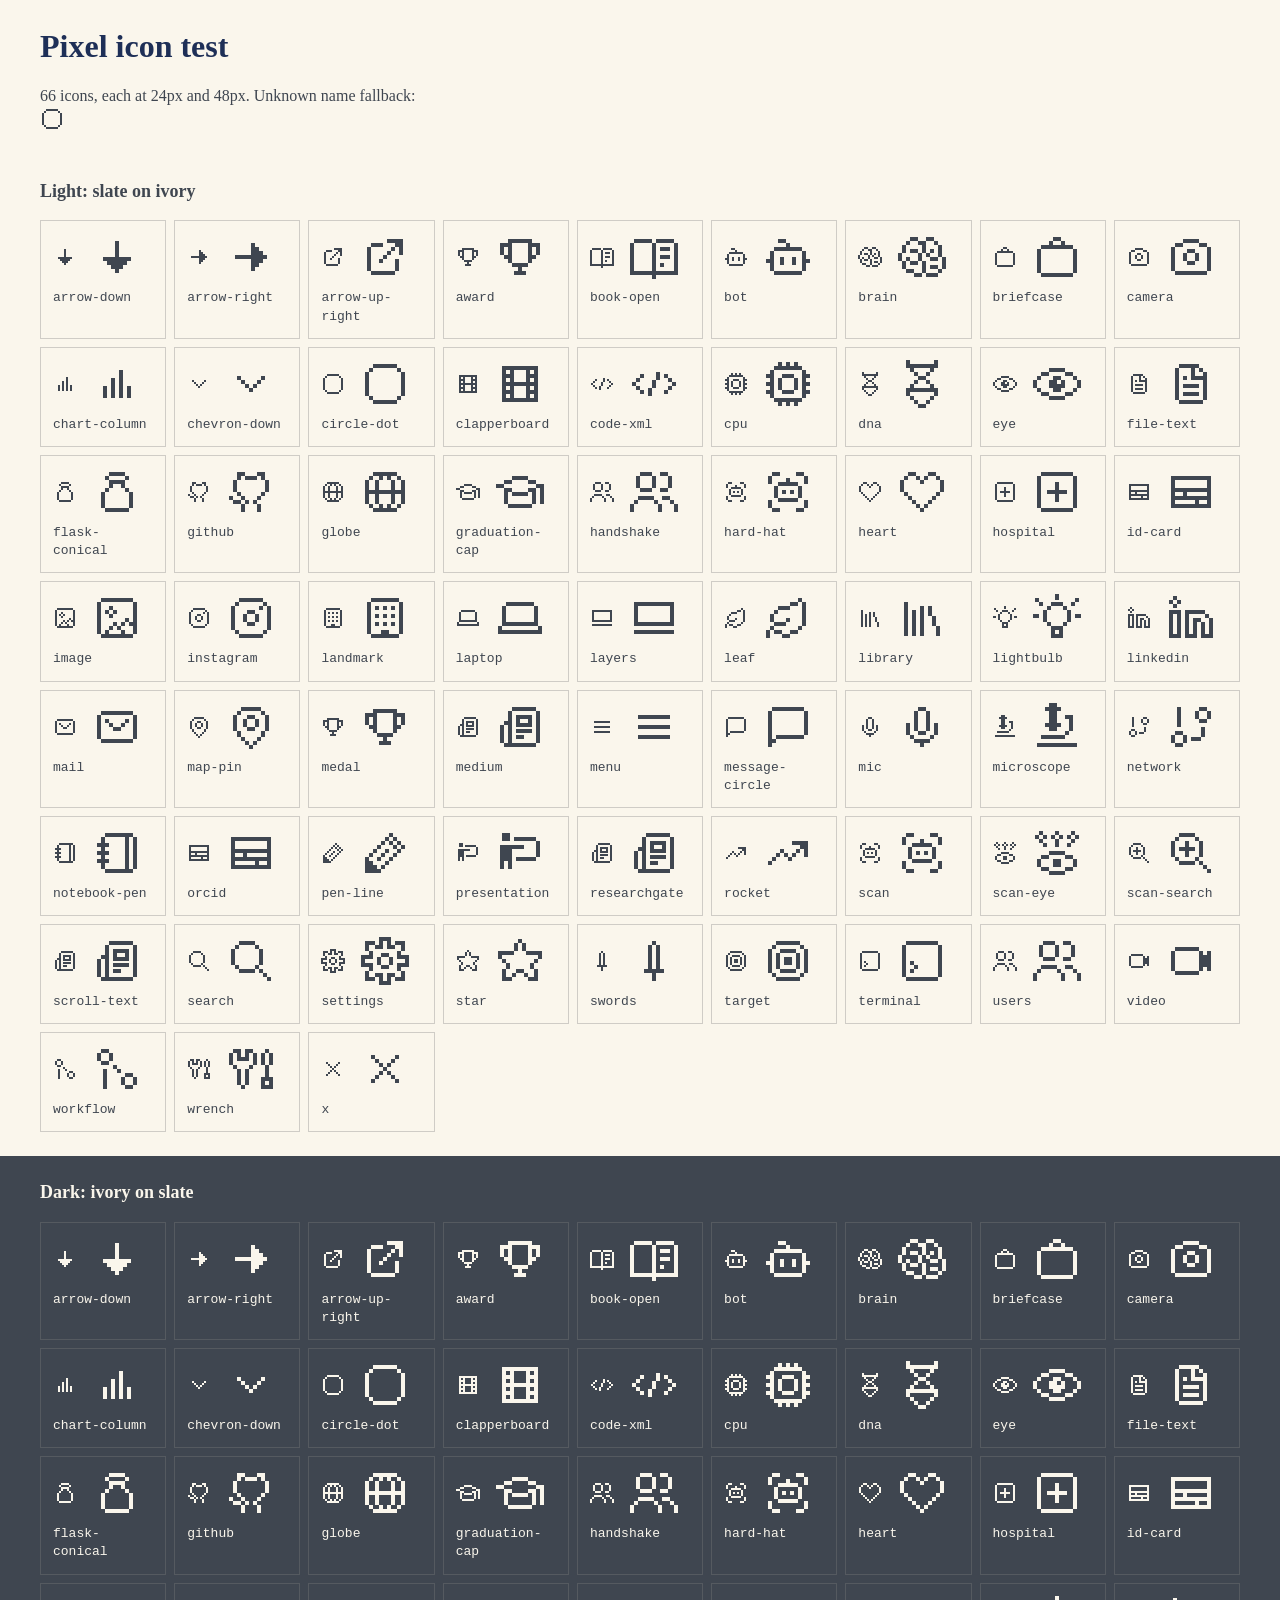
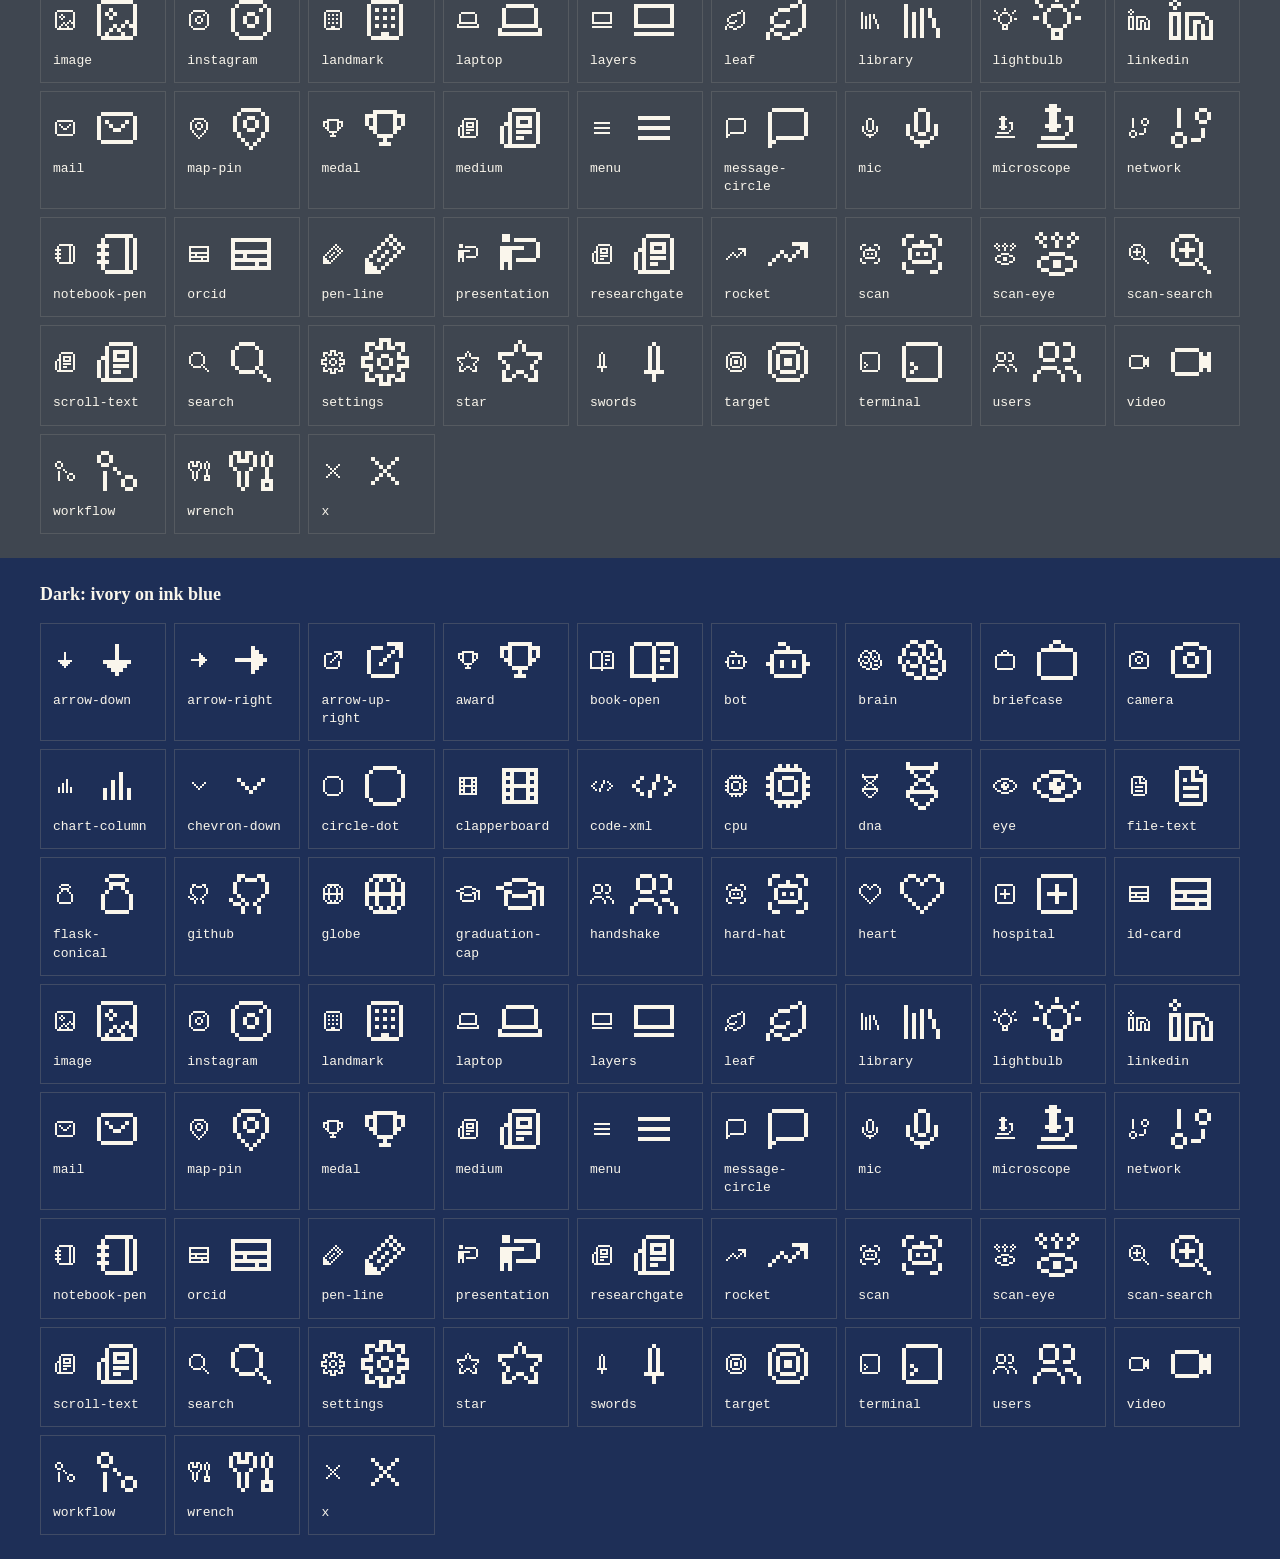
<file: tools/icon-test.html>
<!doctype html>
<html lang="en">
<head>
  <meta charset="utf-8">
  <meta name="viewport" content="width=device-width, initial-scale=1">
  <meta name="robots" content="noindex, nofollow">
  <title>Pixel icon test</title>
  <style>
    :root { --ivory:#FAF6EC; --slate:#3F4650; --ink:#1E2F57; }
    body { margin:0; font:16px/1.4 "Times New Roman", serif; background:var(--ivory); color:var(--slate); }
    header { padding:24px 16px 8px; max-width:1200px; margin:0 auto; }
    h1 { margin:0 0 4px; color:var(--ink); }
    section { padding:24px 16px; }
    section > div { max-width:1200px; margin:0 auto; }
    .dark { background:var(--slate); color:var(--ivory); }
    .ink { background:var(--ink); color:var(--ivory); }
    h2 { margin:0 0 16px; font-size:18px; }
    .grid { display:grid; grid-template-columns:repeat(auto-fill, minmax(120px, 1fr)); gap:8px; }
    figure { margin:0; padding:12px; border:1px solid currentColor; border-color:rgba(127,127,127,.35); }
    .row { display:flex; align-items:center; gap:16px; height:48px; }
    figcaption { margin-top:8px; font-size:13px; font-family:monospace; }
    /* Base CSS from the spec */
    .ico { display:block; width:1em; height:1em; flex-shrink:0; }
    svg.ico { font-size:24px; }
    svg.ico.ico-48 { font-size:48px; }
  </style>
</head>
<body>
  <header>
    <h1>Pixel icon test</h1>
    <p>66 icons, each at 24px and 48px. Unknown name fallback: <svg class="ico ico-not-a-real-icon" viewBox="0 0 24 24" fill="currentColor" shape-rendering="crispEdges" aria-hidden="true" focusable="false"><path fill="currentColor" d="M6 2h12v2H6zm0 18h12v2H6zM2 6h2v12H2zm18 0h2v12h-2zm-2-2h2v2h-2zm0 14h2v2h-2zM4 4h2v2H4zm0 14h2v2H4z"/></svg></p>
  </header>
  <section><div><h2>Light: slate on ivory</h2><div class="grid">
      <figure><div class="row"><svg class="ico ico-arrow-down" viewBox="0 0 24 24" fill="currentColor" shape-rendering="crispEdges" aria-hidden="true" focusable="false"><path fill="currentColor" d="M13 12h6v2h-2v2h-2v2h-2v2h-2v-2H9v-2H7v-2H5v-2h6V4h2z"/></svg><svg class="ico ico-arrow-down ico-48" viewBox="0 0 24 24" fill="currentColor" shape-rendering="crispEdges" aria-hidden="true" focusable="false"><path fill="currentColor" d="M13 12h6v2h-2v2h-2v2h-2v2h-2v-2H9v-2H7v-2H5v-2h6V4h2z"/></svg></div><figcaption>arrow-down</figcaption></figure>
      <figure><div class="row"><svg class="ico ico-arrow-right" viewBox="0 0 24 24" fill="currentColor" shape-rendering="crispEdges" aria-hidden="true" focusable="false"><g fill="currentColor"><path d="M4 11v2h16v-2zm12 2v2h2v-2zm-2 2v2h2v-2zm-2 2v2h2v-2zm4-6V9h2v2z"/><path d="M14 15V7h2v8zm-2 2V5h2v12z"/></g></svg><svg class="ico ico-arrow-right ico-48" viewBox="0 0 24 24" fill="currentColor" shape-rendering="crispEdges" aria-hidden="true" focusable="false"><g fill="currentColor"><path d="M4 11v2h16v-2zm12 2v2h2v-2zm-2 2v2h2v-2zm-2 2v2h2v-2zm4-6V9h2v2z"/><path d="M14 15V7h2v8zm-2 2V5h2v12z"/></g></svg></div><figcaption>arrow-right</figcaption></figure>
      <figure><div class="row"><svg class="ico ico-arrow-up-right" viewBox="0 0 24 24" fill="currentColor" shape-rendering="crispEdges" aria-hidden="true" focusable="false"><g fill="currentColor"><path d="M11 5H5v2h6zM5 7H3v12h2zm12 12H5v2h12zm2-6h-2v6h2zm-8 0H9v2h2zm2-2h-2v2h2zm2-2h-2v2h2zm2-2h-2v2h2zm2-2h-2v2h2zm2-2h-2v8h2z"/><path d="M21 3h-8v2h8z"/></g></svg><svg class="ico ico-arrow-up-right ico-48" viewBox="0 0 24 24" fill="currentColor" shape-rendering="crispEdges" aria-hidden="true" focusable="false"><g fill="currentColor"><path d="M11 5H5v2h6zM5 7H3v12h2zm12 12H5v2h12zm2-6h-2v6h2zm-8 0H9v2h2zm2-2h-2v2h2zm2-2h-2v2h2zm2-2h-2v2h2zm2-2h-2v2h2zm2-2h-2v8h2z"/><path d="M21 3h-8v2h8z"/></g></svg></div><figcaption>arrow-up-right</figcaption></figure>
      <figure><div class="row"><svg class="ico ico-award" viewBox="0 0 24 24" fill="currentColor" shape-rendering="crispEdges" aria-hidden="true" focusable="false"><path fill="currentColor" d="M16 17h-3v2h2v2H9v-2h2v-2H8v-2h8zm2-12h4v6h-2V7h-2v4h2v2h-2v2h-2V5H8v10H6v-2H4v-2h2V7H4v4H2V5h4V3h12z"/></svg><svg class="ico ico-award ico-48" viewBox="0 0 24 24" fill="currentColor" shape-rendering="crispEdges" aria-hidden="true" focusable="false"><path fill="currentColor" d="M16 17h-3v2h2v2H9v-2h2v-2H8v-2h8zm2-12h4v6h-2V7h-2v4h2v2h-2v2h-2V5H8v10H6v-2H4v-2h2V7H4v4H2V5h4V3h12z"/></svg></div><figcaption>award</figcaption></figure>
      <figure><div class="row"><svg class="ico ico-book-open" viewBox="0 0 24 24" fill="currentColor" shape-rendering="crispEdges" aria-hidden="true" focusable="false"><path fill="currentColor" d="M2 3h9v2H2zM0 19h11v2H0zM13 3h9v2h-9zm0 16h11v2H13zM11 5h2v18h-2zM0 5h2v14H0zm22 0h2v14h-2zm-7 2h5v2h-5zm0 4h5v2h-5zm0 4h2v2h-2z"/></svg><svg class="ico ico-book-open ico-48" viewBox="0 0 24 24" fill="currentColor" shape-rendering="crispEdges" aria-hidden="true" focusable="false"><path fill="currentColor" d="M2 3h9v2H2zM0 19h11v2H0zM13 3h9v2h-9zm0 16h11v2H13zM11 5h2v18h-2zM0 5h2v14H0zm22 0h2v14h-2zm-7 2h5v2h-5zm0 4h5v2h-5zm0 4h2v2h-2z"/></svg></div><figcaption>book-open</figcaption></figure>
      <figure><div class="row"><svg class="ico ico-bot" viewBox="0 0 24 24" fill="currentColor" shape-rendering="crispEdges" aria-hidden="true" focusable="false"><path fill="currentColor" d="M5 7h14v2H5zm0 12h14v2H5zM3 9h2v10H3zm16 0h2v10h-2zM1 13h2v2H1zm20 0h2v2h-2zM11 5h2v2h-2zM7 3h4v2H7zm1 9h2v4H8zm6 0h2v4h-2z"/></svg><svg class="ico ico-bot ico-48" viewBox="0 0 24 24" fill="currentColor" shape-rendering="crispEdges" aria-hidden="true" focusable="false"><path fill="currentColor" d="M5 7h14v2H5zm0 12h14v2H5zM3 9h2v10H3zm16 0h2v10h-2zM1 13h2v2H1zm20 0h2v2h-2zM11 5h2v2h-2zM7 3h4v2H7zm1 9h2v4H8zm6 0h2v4h-2z"/></svg></div><figcaption>bot</figcaption></figure>
      <figure><div class="row"><svg class="ico ico-brain" viewBox="0 0 24 24" fill="currentColor" shape-rendering="crispEdges" aria-hidden="true" focusable="false"><path fill="currentColor" d="M6 2h4v2h-4zM14 2h4v2h-4zM4 4h2v2h-2zM10 4h4v2h-4zM18 4h2v2h-2zM2 6h2v2h-2zM12 6h2v2h-2zM20 6h2v2h-2zM2 8h2v2h-2zM6 8h4v2h-4zM12 8h2v2h-2zM16 8h2v2h-2zM20 8h2v2h-2zM0 10h2v2h-2zM10 10h2v2h-2zM14 10h2v2h-2zM20 10h2v2h-2zM0 12h2v2h-2zM4 12h2v2h-2zM10 12h2v2h-2zM16 12h4v2h-4zM22 12h2v2h-2zM2 14h2v2h-2zM6 14h4v2h-4zM12 14h2v2h-2zM22 14h2v2h-2zM2 16h2v2h-2zM12 16h2v2h-2zM16 16h4v2h-4zM22 16h2v2h-2zM4 18h4v2h-4zM12 18h2v2h-2zM20 18h2v2h-2zM8 20h4v2h-4zM14 20h6v2h-6z"/></svg><svg class="ico ico-brain ico-48" viewBox="0 0 24 24" fill="currentColor" shape-rendering="crispEdges" aria-hidden="true" focusable="false"><path fill="currentColor" d="M6 2h4v2h-4zM14 2h4v2h-4zM4 4h2v2h-2zM10 4h4v2h-4zM18 4h2v2h-2zM2 6h2v2h-2zM12 6h2v2h-2zM20 6h2v2h-2zM2 8h2v2h-2zM6 8h4v2h-4zM12 8h2v2h-2zM16 8h2v2h-2zM20 8h2v2h-2zM0 10h2v2h-2zM10 10h2v2h-2zM14 10h2v2h-2zM20 10h2v2h-2zM0 12h2v2h-2zM4 12h2v2h-2zM10 12h2v2h-2zM16 12h4v2h-4zM22 12h2v2h-2zM2 14h2v2h-2zM6 14h4v2h-4zM12 14h2v2h-2zM22 14h2v2h-2zM2 16h2v2h-2zM12 16h2v2h-2zM16 16h4v2h-4zM22 16h2v2h-2zM4 18h4v2h-4zM12 18h2v2h-2zM20 18h2v2h-2zM8 20h4v2h-4zM14 20h6v2h-6z"/></svg></div><figcaption>brain</figcaption></figure>
      <figure><div class="row"><svg class="ico ico-briefcase" viewBox="0 0 24 24" fill="currentColor" shape-rendering="crispEdges" aria-hidden="true" focusable="false"><path fill="currentColor" d="M2 8h2v12H2zm18 0h2v12h-2zM4 6h16v2H4zm0 14h16v2H4zM8 4h2v2H8zm2-2h4v2h-4zm4 2h2v2h-2z"/></svg><svg class="ico ico-briefcase ico-48" viewBox="0 0 24 24" fill="currentColor" shape-rendering="crispEdges" aria-hidden="true" focusable="false"><path fill="currentColor" d="M2 8h2v12H2zm18 0h2v12h-2zM4 6h16v2H4zm0 14h16v2H4zM8 4h2v2H8zm2-2h4v2h-4zm4 2h2v2h-2z"/></svg></div><figcaption>briefcase</figcaption></figure>
      <figure><div class="row"><svg class="ico ico-camera" viewBox="0 0 24 24" fill="currentColor" shape-rendering="crispEdges" aria-hidden="true" focusable="false"><path fill="currentColor" d="M4 5h4v2H4zm4-2h8v2H8zm8 2h4v2h-4zM2 7h2v12H2zm2 12h16v2H4zM20 7h2v12h-2zM10 8h4v2h-4zm0 6h4v2h-4zm-2-4h2v4H8zm6 0h2v4h-2z"/></svg><svg class="ico ico-camera ico-48" viewBox="0 0 24 24" fill="currentColor" shape-rendering="crispEdges" aria-hidden="true" focusable="false"><path fill="currentColor" d="M4 5h4v2H4zm4-2h8v2H8zm8 2h4v2h-4zM2 7h2v12H2zm2 12h16v2H4zM20 7h2v12h-2zM10 8h4v2h-4zm0 6h4v2h-4zm-2-4h2v4H8zm6 0h2v4h-2z"/></svg></div><figcaption>camera</figcaption></figure>
      <figure><div class="row"><svg class="ico ico-chart-column" viewBox="0 0 24 24" fill="currentColor" shape-rendering="crispEdges" aria-hidden="true" focusable="false"><path fill="currentColor" d="M13 5h2v14h-2zm-2 4H9v10h2zm-4 4H5v6h2zm12 0h-2v6h2z"/></svg><svg class="ico ico-chart-column ico-48" viewBox="0 0 24 24" fill="currentColor" shape-rendering="crispEdges" aria-hidden="true" focusable="false"><path fill="currentColor" d="M13 5h2v14h-2zm-2 4H9v10h2zm-4 4H5v6h2zm12 0h-2v6h2z"/></svg></div><figcaption>chart-column</figcaption></figure>
      <figure><div class="row"><svg class="ico ico-chevron-down" viewBox="0 0 24 24" fill="currentColor" shape-rendering="crispEdges" aria-hidden="true" focusable="false"><path fill="currentColor" d="M13 16h-2v-2h2zm-2-2H9v-2h2zm4 0h-2v-2h2zm-6-2H7v-2h2zm8 0h-2v-2h2zM7 10H5V8h2zm12 0h-2V8h2z"/></svg><svg class="ico ico-chevron-down ico-48" viewBox="0 0 24 24" fill="currentColor" shape-rendering="crispEdges" aria-hidden="true" focusable="false"><path fill="currentColor" d="M13 16h-2v-2h2zm-2-2H9v-2h2zm4 0h-2v-2h2zm-6-2H7v-2h2zm8 0h-2v-2h2zM7 10H5V8h2zm12 0h-2V8h2z"/></svg></div><figcaption>chevron-down</figcaption></figure>
      <figure><div class="row"><svg class="ico ico-circle-dot" viewBox="0 0 24 24" fill="currentColor" shape-rendering="crispEdges" aria-hidden="true" focusable="false"><path fill="currentColor" d="M6 2h12v2H6zm0 18h12v2H6zM2 6h2v12H2zm18 0h2v12h-2zm-2-2h2v2h-2zm0 14h2v2h-2zM4 4h2v2H4zm0 14h2v2H4z"/></svg><svg class="ico ico-circle-dot ico-48" viewBox="0 0 24 24" fill="currentColor" shape-rendering="crispEdges" aria-hidden="true" focusable="false"><path fill="currentColor" d="M6 2h12v2H6zm0 18h12v2H6zM2 6h2v12H2zm18 0h2v12h-2zm-2-2h2v2h-2zm0 14h2v2h-2zM4 4h2v2H4zm0 14h2v2H4z"/></svg></div><figcaption>circle-dot</figcaption></figure>
      <figure><div class="row"><svg class="ico ico-clapperboard" viewBox="0 0 24 24" fill="currentColor" shape-rendering="crispEdges" aria-hidden="true" focusable="false"><path fill="currentColor" d="M3 3h18v18H3zm2 2v2h2V5zm4 0v6h6V5zm8 0v2h2V5zm2 4h-2v2h2zm0 4h-2v2h2zm0 4h-2v2h2zm-4 2v-6H9v6zm-8 0v-2H5v2zm-2-4h2v-2H5zm0-4h2V9H5z"/></svg><svg class="ico ico-clapperboard ico-48" viewBox="0 0 24 24" fill="currentColor" shape-rendering="crispEdges" aria-hidden="true" focusable="false"><path fill="currentColor" d="M3 3h18v18H3zm2 2v2h2V5zm4 0v6h6V5zm8 0v2h2V5zm2 4h-2v2h2zm0 4h-2v2h2zm0 4h-2v2h2zm-4 2v-6H9v6zm-8 0v-2H5v2zm-2-4h2v-2H5zm0-4h2V9H5z"/></svg></div><figcaption>clapperboard</figcaption></figure>
      <figure><div class="row"><svg class="ico ico-code-xml" viewBox="0 0 24 24" fill="currentColor" shape-rendering="crispEdges" aria-hidden="true" focusable="false"><path fill="currentColor" d="M11 18H9v-4h2zm-4-1H5v-2h2zm12-2v2h-2v-2zM5 15H3v-2h2zm16 0h-2v-2h2zm-8-1h-2v-4h2zM3 13H1v-2h2zm20 0h-2v-2h2zM5 11H3V9h2zm16 0h-2V9h2zm-6-1h-2V6h2zM7 9H5V7h2zm12 0h-2V7h2z"/></svg><svg class="ico ico-code-xml ico-48" viewBox="0 0 24 24" fill="currentColor" shape-rendering="crispEdges" aria-hidden="true" focusable="false"><path fill="currentColor" d="M11 18H9v-4h2zm-4-1H5v-2h2zm12-2v2h-2v-2zM5 15H3v-2h2zm16 0h-2v-2h2zm-8-1h-2v-4h2zM3 13H1v-2h2zm20 0h-2v-2h2zM5 11H3V9h2zm16 0h-2V9h2zm-6-1h-2V6h2zM7 9H5V7h2zm12 0h-2V7h2z"/></svg></div><figcaption>code-xml</figcaption></figure>
      <figure><div class="row"><svg class="ico ico-cpu" viewBox="0 0 24 24" fill="currentColor" shape-rendering="crispEdges" aria-hidden="true" focusable="false"><path fill="currentColor" d="M5 3h14v2H5zm0 16h14v2H5zM3 5h2v14H3zm16 0h2v14h-2zM9 7h6v2H9zm0 8h6v2H9zM7 9h2v6H7zm8 0h2v6h-2zm-4-8h2v2h-2zm0 20h2v2h-2zM1 11h2v2H1zm20 0h2v2h-2zm0-4h2v2h-2zm0 8h2v2h-2zM1 15h2v2H1zm0-8h2v2H1zm6-6h2v2H7zm8 0h2v2h-2zm0 20h2v2h-2zm-8 0h2v2H7z"/></svg><svg class="ico ico-cpu ico-48" viewBox="0 0 24 24" fill="currentColor" shape-rendering="crispEdges" aria-hidden="true" focusable="false"><path fill="currentColor" d="M5 3h14v2H5zm0 16h14v2H5zM3 5h2v14H3zm16 0h2v14h-2zM9 7h6v2H9zm0 8h6v2H9zM7 9h2v6H7zm8 0h2v6h-2zm-4-8h2v2h-2zm0 20h2v2h-2zM1 11h2v2H1zm20 0h2v2h-2zm0-4h2v2h-2zm0 8h2v2h-2zM1 15h2v2H1zm0-8h2v2H1zm6-6h2v2H7zm8 0h2v2h-2zm0 20h2v2h-2zm-8 0h2v2H7z"/></svg></div><figcaption>cpu</figcaption></figure>
      <figure><div class="row"><svg class="ico ico-dna" viewBox="0 0 24 24" fill="currentColor" shape-rendering="crispEdges" aria-hidden="true" focusable="false"><path fill="currentColor" d="M4 0h2v2h-2zM18 0h2v2h-2zM4 2h16v2h-16zM6 4h2v2h-2zM16 4h2v2h-2zM8 6h2v2h-2zM14 6h2v2h-2zM10 8h4v2h-4zM8 10h2v2h-2zM14 10h2v2h-2zM6 12h2v2h-2zM16 12h2v2h-2zM4 14h16v2h-16zM4 16h2v2h-2zM18 16h2v2h-2zM6 18h2v2h-2zM16 18h2v2h-2zM8 20h2v2h-2zM14 20h2v2h-2zM10 22h4v2h-4z"/></svg><svg class="ico ico-dna ico-48" viewBox="0 0 24 24" fill="currentColor" shape-rendering="crispEdges" aria-hidden="true" focusable="false"><path fill="currentColor" d="M4 0h2v2h-2zM18 0h2v2h-2zM4 2h16v2h-16zM6 4h2v2h-2zM16 4h2v2h-2zM8 6h2v2h-2zM14 6h2v2h-2zM10 8h4v2h-4zM8 10h2v2h-2zM14 10h2v2h-2zM6 12h2v2h-2zM16 12h2v2h-2zM4 14h16v2h-16zM4 16h2v2h-2zM18 16h2v2h-2zM6 18h2v2h-2zM16 18h2v2h-2zM8 20h2v2h-2zM14 20h2v2h-2zM10 22h4v2h-4z"/></svg></div><figcaption>dna</figcaption></figure>
      <figure><div class="row"><svg class="ico ico-eye" viewBox="0 0 24 24" fill="currentColor" shape-rendering="crispEdges" aria-hidden="true" focusable="false"><path fill="currentColor" d="M16 20H8v-2h8zm-8-2H4v-2h4zm12 0h-4v-2h4zM4 16H2v-2h2zm10-6h-2v2h2zh2v4h-2v2h-4v-2H8v-4h2V8h4zm8 6h-2v-2h2zM2 14H0v-4h2zm22 0h-2v-4h2zM4 10H2V8h2zm18 0h-2V8h2zM8 8H4V6h4zm12 0h-4V6h4zm-4-2H8V4h8z"/></svg><svg class="ico ico-eye ico-48" viewBox="0 0 24 24" fill="currentColor" shape-rendering="crispEdges" aria-hidden="true" focusable="false"><path fill="currentColor" d="M16 20H8v-2h8zm-8-2H4v-2h4zm12 0h-4v-2h4zM4 16H2v-2h2zm10-6h-2v2h2zh2v4h-2v2h-4v-2H8v-4h2V8h4zm8 6h-2v-2h2zM2 14H0v-4h2zm22 0h-2v-4h2zM4 10H2V8h2zm18 0h-2V8h2zM8 8H4V6h4zm12 0h-4V6h4zm-4-2H8V4h8z"/></svg></div><figcaption>eye</figcaption></figure>
      <figure><div class="row"><svg class="ico ico-file-text" viewBox="0 0 24 24" fill="currentColor" shape-rendering="crispEdges" aria-hidden="true" focusable="false"><g fill="currentColor"><path d="M6 4H4v16h2zm10-2H6v2h10zm4 4h-2v14h2zm-2 14H6v2h12zM16 4h2v2h-2zm-4 0h2v6h-2z"/><path d="M12 8h6v2h-6zm-4 8h8v2H8zm0-4h8v2H8zm0-4h2v2H8z"/></g></svg><svg class="ico ico-file-text ico-48" viewBox="0 0 24 24" fill="currentColor" shape-rendering="crispEdges" aria-hidden="true" focusable="false"><g fill="currentColor"><path d="M6 4H4v16h2zm10-2H6v2h10zm4 4h-2v14h2zm-2 14H6v2h12zM16 4h2v2h-2zm-4 0h2v6h-2z"/><path d="M12 8h6v2h-6zm-4 8h8v2H8zm0-4h8v2H8zm0-4h2v2H8z"/></g></svg></div><figcaption>file-text</figcaption></figure>
      <figure><div class="row"><svg class="ico ico-flask-conical" viewBox="0 0 24 24" fill="currentColor" shape-rendering="crispEdges" aria-hidden="true" focusable="false"><path fill="currentColor" d="M8 6h8v2H8zm0-4h8v2H8zm0 6h2v2H8zm6 0h2v2h-2zM6 20h12v2H6zm-2-8h2v8H4zm14 0h2v8h-2zM6 10h2v2H6zm10 0h2v2h-2zM6 4h2v2H6zm10 0h2v2h-2z"/></svg><svg class="ico ico-flask-conical ico-48" viewBox="0 0 24 24" fill="currentColor" shape-rendering="crispEdges" aria-hidden="true" focusable="false"><path fill="currentColor" d="M8 6h8v2H8zm0-4h8v2H8zm0 6h2v2H8zm6 0h2v2h-2zM6 20h12v2H6zm-2-8h2v8H4zm14 0h2v8h-2zM6 10h2v2H6zm10 0h2v2h-2zM6 4h2v2H6zm10 0h2v2h-2z"/></svg></div><figcaption>flask-conical</figcaption></figure>
      <figure><div class="row"><svg class="ico ico-github" viewBox="0 0 24 24" fill="currentColor" shape-rendering="crispEdges" aria-hidden="true" focusable="false"><path fill="currentColor" d="M5 2h4v2H7v2H5zm0 10H3V6h2zm2 2H5v-2h2zm2 2v-2H7v2H3v-2H1v2h2v2h4v4h2v-4h2v-2zm0 0v2H7v-2zm6-12v2H9V4zm4 2h-2V4h-2V2h4zm0 6V6h2v6zm-2 2v-2h2v2zm-2 2v-2h2v2zm0 2h-2v-2h2zm0 0h2v4h-2z"/></svg><svg class="ico ico-github ico-48" viewBox="0 0 24 24" fill="currentColor" shape-rendering="crispEdges" aria-hidden="true" focusable="false"><path fill="currentColor" d="M5 2h4v2H7v2H5zm0 10H3V6h2zm2 2H5v-2h2zm2 2v-2H7v2H3v-2H1v2h2v2h4v4h2v-4h2v-2zm0 0v2H7v-2zm6-12v2H9V4zm4 2h-2V4h-2V2h4zm0 6V6h2v6zm-2 2v-2h2v2zm-2 2v-2h2v2zm0 2h-2v-2h2zm0 0h2v4h-2z"/></svg></div><figcaption>github</figcaption></figure>
      <figure><div class="row"><svg class="ico ico-globe" viewBox="0 0 24 24" fill="currentColor" shape-rendering="crispEdges" aria-hidden="true" focusable="false"><g fill="currentColor"><path d="M6 2h12v2H6zm0 18h12v2H6zM4 4h2v2H4zm5 0h2v2H9zm0 14h2v2H9zm4 0h2v2h-2zM7 6h2v12H7zm8 0h2v12h-2zm-2-2h2v2h-2zm7 0h-2v2h2zM2 6h2v12H2zm20 0h-2v12h2zM4 18h2v2H4zm16 0h-2v2h2z"/><path d="M3 11h18v2H3z"/></g></svg><svg class="ico ico-globe ico-48" viewBox="0 0 24 24" fill="currentColor" shape-rendering="crispEdges" aria-hidden="true" focusable="false"><g fill="currentColor"><path d="M6 2h12v2H6zm0 18h12v2H6zM4 4h2v2H4zm5 0h2v2H9zm0 14h2v2H9zm4 0h2v2h-2zM7 6h2v12H7zm8 0h2v12h-2zm-2-2h2v2h-2zm7 0h-2v2h2zM2 6h2v12H2zm20 0h-2v12h2zM4 18h2v2H4zm16 0h-2v2h2z"/><path d="M3 11h18v2H3z"/></g></svg></div><figcaption>globe</figcaption></figure>
      <figure><div class="row"><svg class="ico ico-graduation-cap" viewBox="0 0 24 24" fill="currentColor" shape-rendering="crispEdges" aria-hidden="true" focusable="false"><path fill="currentColor" d="M8 4h8v2h-8zM4 6h4v2h-4zM16 6h4v2h-4zM0 8h4v2h-4zM20 8h4v2h-4zM4 10h4v2h-4zM16 10h4v2h-4zM22 10h2v2h-2zM4 12h2v2h-2zM8 12h8v2h-8zM18 12h2v2h-2zM22 12h2v2h-2zM4 14h2v2h-2zM18 14h2v2h-2zM22 14h2v2h-2zM4 16h2v2h-2zM18 16h2v2h-2zM22 16h2v2h-2zM6 18h12v2h-12z"/></svg><svg class="ico ico-graduation-cap ico-48" viewBox="0 0 24 24" fill="currentColor" shape-rendering="crispEdges" aria-hidden="true" focusable="false"><path fill="currentColor" d="M8 4h8v2h-8zM4 6h4v2h-4zM16 6h4v2h-4zM0 8h4v2h-4zM20 8h4v2h-4zM4 10h4v2h-4zM16 10h4v2h-4zM22 10h2v2h-2zM4 12h2v2h-2zM8 12h8v2h-8zM18 12h2v2h-2zM22 12h2v2h-2zM4 14h2v2h-2zM18 14h2v2h-2zM22 14h2v2h-2zM4 16h2v2h-2zM18 16h2v2h-2zM22 16h2v2h-2zM6 18h12v2h-12z"/></svg></div><figcaption>graduation-cap</figcaption></figure>
      <figure><div class="row"><svg class="ico ico-handshake" viewBox="0 0 24 24" fill="currentColor" shape-rendering="crispEdges" aria-hidden="true" focusable="false"><path fill="currentColor" d="M5 2h6v2H5zm10 0h4v2h-4zM5 10h6v2H5zm10 0h4v2h-4zm4-6h2v6h-2zm-8 0h2v6h-2zM3 4h2v6H3zM0 18h2v4H0zm14 0h2v4h-2zm8 0h2v4h-2zM4 14h8v2H4zm12 0h4v2h-4zM2 16h2v2H2zm10 0h2v2h-2zm8 0h2v2h-2z"/></svg><svg class="ico ico-handshake ico-48" viewBox="0 0 24 24" fill="currentColor" shape-rendering="crispEdges" aria-hidden="true" focusable="false"><path fill="currentColor" d="M5 2h6v2H5zm10 0h4v2h-4zM5 10h6v2H5zm10 0h4v2h-4zm4-6h2v6h-2zm-8 0h2v6h-2zM3 4h2v6H3zM0 18h2v4H0zm14 0h2v4h-2zm8 0h2v4h-2zM4 14h8v2H4zm12 0h4v2h-4zM2 16h2v2H2zm10 0h2v2h-2zm8 0h2v2h-2z"/></svg></div><figcaption>handshake</figcaption></figure>
      <figure><div class="row"><svg class="ico ico-hard-hat" viewBox="0 0 24 24" fill="currentColor" shape-rendering="crispEdges" aria-hidden="true" focusable="false"><path fill="currentColor" d="M9 11h2v2H9zm4 0h2v2h-2zM7 7h10v2H7zM5 9h2v6H5zm2 6h10v2H7zm10-6h2v6h-2zm-6-4h2v2h-2zM4 2h4v2H4zm0 18h4v2H4zM16 2h4v2h-4zm0 18h4v2h-4zM2 4h2v4H2zm0 12h2v4H2zM20 4h2v4h-2zm0 12h2v4h-2z"/></svg><svg class="ico ico-hard-hat ico-48" viewBox="0 0 24 24" fill="currentColor" shape-rendering="crispEdges" aria-hidden="true" focusable="false"><path fill="currentColor" d="M9 11h2v2H9zm4 0h2v2h-2zM7 7h10v2H7zM5 9h2v6H5zm2 6h10v2H7zm10-6h2v6h-2zm-6-4h2v2h-2zM4 2h4v2H4zm0 18h4v2H4zM16 2h4v2h-4zm0 18h4v2h-4zM2 4h2v4H2zm0 12h2v4H2zM20 4h2v4h-2zm0 12h2v4h-2z"/></svg></div><figcaption>hard-hat</figcaption></figure>
      <figure><div class="row"><svg class="ico ico-heart" viewBox="0 0 24 24" fill="currentColor" shape-rendering="crispEdges" aria-hidden="true" focusable="false"><path fill="currentColor" d="M13 22h-2v-2h2zm-2-2H9v-2h2zm4 0h-2v-2h2zm-6-2H7v-2h2zm8 0h-2v-2h2zM7 16H5v-2h2zm12 0h-2v-2h2zM5 14H3v-2h2zm16 0h-2v-2h2zM3 12H1V6h2zm20 0h-2V6h2zM13 8h-2V6h2zM5 6H3V4h2zm6 0H9V4h2zm4 0h-2V4h2zm6 0h-2V4h2zM9 4H5V2h4zm10 0h-4V2h4z"/></svg><svg class="ico ico-heart ico-48" viewBox="0 0 24 24" fill="currentColor" shape-rendering="crispEdges" aria-hidden="true" focusable="false"><path fill="currentColor" d="M13 22h-2v-2h2zm-2-2H9v-2h2zm4 0h-2v-2h2zm-6-2H7v-2h2zm8 0h-2v-2h2zM7 16H5v-2h2zm12 0h-2v-2h2zM5 14H3v-2h2zm16 0h-2v-2h2zM3 12H1V6h2zm20 0h-2V6h2zM13 8h-2V6h2zM5 6H3V4h2zm6 0H9V4h2zm4 0h-2V4h2zm6 0h-2V4h2zM9 4H5V2h4zm10 0h-4V2h4z"/></svg></div><figcaption>heart</figcaption></figure>
      <figure><div class="row"><svg class="ico ico-hospital" viewBox="0 0 24 24" fill="currentColor" shape-rendering="crispEdges" aria-hidden="true" focusable="false"><g fill="currentColor"><path d="M4 2h16v2H4zm0 18h16v2H4zM2 4h2v16H2zm18 0h2v16h-2zM7 11h10v2H7z"/><path d="M11 17V7h2v10z"/></g></svg><svg class="ico ico-hospital ico-48" viewBox="0 0 24 24" fill="currentColor" shape-rendering="crispEdges" aria-hidden="true" focusable="false"><g fill="currentColor"><path d="M4 2h16v2H4zm0 18h16v2H4zM2 4h2v16H2zm18 0h2v16h-2zM7 11h10v2H7z"/><path d="M11 17V7h2v10z"/></g></svg></div><figcaption>hospital</figcaption></figure>
      <figure><div class="row"><svg class="ico ico-id-card" viewBox="0 0 24 24" fill="currentColor" shape-rendering="crispEdges" aria-hidden="true" focusable="false"><path fill="currentColor" d="M2 4h20v16H2zm2 2v4h16V6zm16 6H10v2h10zm0 4h-4v2h4zm-6 2v-2H4v2zM4 14h4v-2H4z"/></svg><svg class="ico ico-id-card ico-48" viewBox="0 0 24 24" fill="currentColor" shape-rendering="crispEdges" aria-hidden="true" focusable="false"><path fill="currentColor" d="M2 4h20v16H2zm2 2v4h16V6zm16 6H10v2h10zm0 4h-4v2h4zm-6 2v-2H4v2zM4 14h4v-2H4z"/></svg></div><figcaption>id-card</figcaption></figure>
      <figure><div class="row"><svg class="ico ico-image" viewBox="0 0 24 24" fill="currentColor" shape-rendering="crispEdges" aria-hidden="true" focusable="false"><g fill="currentColor"><path d="M4 2h16v2H4zm0 18h16v2H4zM2 4h2v16H2zm18 0h2v16h-2zm-4 8h2v2h-2zm-2 2h2v2h-2zm4 0h2v2h-2zm-8 0h2v2h-2zm2 2h2v2h-2zm2 2h2v2h-2z"/><path d="M20 16h2v2h-2zM8 16h2v2H8zm-2 2h2v2H6zM8 6h2v2H8zM6 8h2v2H6zm2 2h2v2H8zm2-2h2v2h-2z"/></g></svg><svg class="ico ico-image ico-48" viewBox="0 0 24 24" fill="currentColor" shape-rendering="crispEdges" aria-hidden="true" focusable="false"><g fill="currentColor"><path d="M4 2h16v2H4zm0 18h16v2H4zM2 4h2v16H2zm18 0h2v16h-2zm-4 8h2v2h-2zm-2 2h2v2h-2zm4 0h2v2h-2zm-8 0h2v2h-2zm2 2h2v2h-2zm2 2h2v2h-2z"/><path d="M20 16h2v2h-2zM8 16h2v2H8zm-2 2h2v2H6zM8 6h2v2H8zM6 8h2v2H6zm2 2h2v2H8zm2-2h2v2h-2z"/></g></svg></div><figcaption>image</figcaption></figure>
      <figure><div class="row"><svg class="ico ico-instagram" viewBox="0 0 24 24" fill="currentColor" shape-rendering="crispEdges" aria-hidden="true" focusable="false"><path fill="currentColor" d="M18 22H6v-2h12zM6 20H4v-2h2zm14 0h-2v-2h2zM4 18H2V6h2zm18 0h-2V6h2zm-8-2h-4v-2h4zm-4-2H8v-4h2zm6 0h-2v-4h2zm-2-4h-4V8h4zm4-2h-2V6h2zM6 6H4V4h2zm14 0h-2V4h2zm-2-2H6V2h12z"/></svg><svg class="ico ico-instagram ico-48" viewBox="0 0 24 24" fill="currentColor" shape-rendering="crispEdges" aria-hidden="true" focusable="false"><path fill="currentColor" d="M18 22H6v-2h12zM6 20H4v-2h2zm14 0h-2v-2h2zM4 18H2V6h2zm18 0h-2V6h2zm-8-2h-4v-2h4zm-4-2H8v-4h2zm6 0h-2v-4h2zm-2-4h-4V8h4zm4-2h-2V6h2zM6 6H4V4h2zm14 0h-2V4h2zm-2-2H6V2h12z"/></svg></div><figcaption>instagram</figcaption></figure>
      <figure><div class="row"><svg class="ico ico-landmark" viewBox="0 0 24 24" fill="currentColor" shape-rendering="crispEdges" aria-hidden="true" focusable="false"><path fill="currentColor" d="M5 2h14v2H5zm0 18h14v2H5zM3 4h2v16H3zm16 0h2v16h-2zM7 6h2v2H7zm4 0h2v2h-2zm4 0h2v2h-2zm-8 4h2v2H7zm4 0h2v2h-2zm4 0h2v2h-2zm-8 4h2v2H7zm4 0h2v2h-2zm-1 4h4v2h-4zm5-4h2v2h-2z"/></svg><svg class="ico ico-landmark ico-48" viewBox="0 0 24 24" fill="currentColor" shape-rendering="crispEdges" aria-hidden="true" focusable="false"><path fill="currentColor" d="M5 2h14v2H5zm0 18h14v2H5zM3 4h2v16H3zm16 0h2v16h-2zM7 6h2v2H7zm4 0h2v2h-2zm4 0h2v2h-2zm-8 4h2v2H7zm4 0h2v2h-2zm4 0h2v2h-2zm-8 4h2v2H7zm4 0h2v2h-2zm-1 4h4v2h-4zm5-4h2v2h-2z"/></svg></div><figcaption>landmark</figcaption></figure>
      <figure><div class="row"><svg class="ico ico-laptop" viewBox="0 0 24 24" fill="currentColor" shape-rendering="crispEdges" aria-hidden="true" focusable="false"><path fill="currentColor" d="M3 18h18v-2h2v4H1v-4h2zm2-4h14V6h2v10H3V6h2zm14-8H5V4h14z"/></svg><svg class="ico ico-laptop ico-48" viewBox="0 0 24 24" fill="currentColor" shape-rendering="crispEdges" aria-hidden="true" focusable="false"><path fill="currentColor" d="M3 18h18v-2h2v4H1v-4h2zm2-4h14V6h2v10H3V6h2zm14-8H5V4h14z"/></svg></div><figcaption>laptop</figcaption></figure>
      <figure><div class="row"><svg class="ico ico-layers" viewBox="0 0 24 24" fill="currentColor" shape-rendering="crispEdges" aria-hidden="true" focusable="false"><path fill="currentColor" d="M4 4h18v12H2V4zm16 10V6H4v8zm2 4H2v2h20z"/></svg><svg class="ico ico-layers ico-48" viewBox="0 0 24 24" fill="currentColor" shape-rendering="crispEdges" aria-hidden="true" focusable="false"><path fill="currentColor" d="M4 4h18v12H2V4zm16 10V6H4v8zm2 4H2v2h20z"/></svg></div><figcaption>layers</figcaption></figure>
      <figure><div class="row"><svg class="ico ico-leaf" viewBox="0 0 24 24" fill="currentColor" shape-rendering="crispEdges" aria-hidden="true" focusable="false"><path fill="currentColor" d="M1 18h2v4H1zm2-2h2v2H3zm2-2h6v2H5zm6-2h2v2h-2zm-6 6h4v2H5zm4 2h4v2H9zm4-2h4v2h-4zm4-2h2v2h-2zm2-8h2v8h-2zm0-4h2v4h-2zm-2-2h2v2h-2zm-4 2h4v2h-4zM7 6h6v2H7zM5 8h2v2H5zm-2 2h2v4H3z"/></svg><svg class="ico ico-leaf ico-48" viewBox="0 0 24 24" fill="currentColor" shape-rendering="crispEdges" aria-hidden="true" focusable="false"><path fill="currentColor" d="M1 18h2v4H1zm2-2h2v2H3zm2-2h6v2H5zm6-2h2v2h-2zm-6 6h4v2H5zm4 2h4v2H9zm4-2h4v2h-4zm4-2h2v2h-2zm2-8h2v8h-2zm0-4h2v4h-2zm-2-2h2v2h-2zm-4 2h4v2h-4zM7 6h6v2H7zM5 8h2v2H5zm-2 2h2v4H3z"/></svg></div><figcaption>leaf</figcaption></figure>
      <figure><div class="row"><svg class="ico ico-library" viewBox="0 0 24 24" fill="currentColor" shape-rendering="crispEdges" aria-hidden="true" focusable="false"><path fill="currentColor" d="M3 4h2v17H3zm4 4h2v13H7zm4-2h2v15h-2zm4 0h2v5h-2zm2 5h2v5h-2zm2 5h2v5h-2z"/></svg><svg class="ico ico-library ico-48" viewBox="0 0 24 24" fill="currentColor" shape-rendering="crispEdges" aria-hidden="true" focusable="false"><path fill="currentColor" d="M3 4h2v17H3zm4 4h2v13H7zm4-2h2v15h-2zm4 0h2v5h-2zm2 5h2v5h-2zm2 5h2v5h-2z"/></svg></div><figcaption>library</figcaption></figure>
      <figure><div class="row"><svg class="ico ico-lightbulb" viewBox="0 0 24 24" fill="currentColor" shape-rendering="crispEdges" aria-hidden="true" focusable="false"><path fill="currentColor" d="M9 4h6v2H9zM7 6h2v2H7zm8 0h2v2h-2zm4-2h2v2h-2zm2-2h2v2h-2zM0 10h3v2H0zm21 0h3v2h-3zM3 4h2v2H3zM1 2h2v2H1zm6 12h2v2H7zm8 0h2v2h-2zM5 8h2v6H5zm12 0h2v6h-2zm-8 8h6v2H9zm0 4h6v2H9zm0-2h2v2H9zm4 0h2v2h-2zM11 0h2v3h-2z"/></svg><svg class="ico ico-lightbulb ico-48" viewBox="0 0 24 24" fill="currentColor" shape-rendering="crispEdges" aria-hidden="true" focusable="false"><path fill="currentColor" d="M9 4h6v2H9zM7 6h2v2H7zm8 0h2v2h-2zm4-2h2v2h-2zm2-2h2v2h-2zM0 10h3v2H0zm21 0h3v2h-3zM3 4h2v2H3zM1 2h2v2H1zm6 12h2v2H7zm8 0h2v2h-2zM5 8h2v6H5zm12 0h2v6h-2zm-8 8h6v2H9zm0 4h6v2H9zm0-2h2v2H9zm4 0h2v2h-2zM11 0h2v3h-2z"/></svg></div><figcaption>lightbulb</figcaption></figure>
      <figure><div class="row"><svg class="ico ico-linkedin" viewBox="0 0 24 24" fill="currentColor" shape-rendering="crispEdges" aria-hidden="true" focusable="false"><path fill="currentColor" d="M7 22H1V8h6zm12-12h-8v10h2v-8h4v2h-2v8H9V8h10zm4 12h-6v-8h2v6h2v-8h2zM3 20h2V10H3zm18-8h-2v-2h2zM5 7H3V5h2zM3 5H1V3h2zm4 0H5V3h2zM5 3H3V1h2z"/></svg><svg class="ico ico-linkedin ico-48" viewBox="0 0 24 24" fill="currentColor" shape-rendering="crispEdges" aria-hidden="true" focusable="false"><path fill="currentColor" d="M7 22H1V8h6zm12-12h-8v10h2v-8h4v2h-2v8H9V8h10zm4 12h-6v-8h2v6h2v-8h2zM3 20h2V10H3zm18-8h-2v-2h2zM5 7H3V5h2zM3 5H1V3h2zm4 0H5V3h2zM5 3H3V1h2z"/></svg></div><figcaption>linkedin</figcaption></figure>
      <figure><div class="row"><svg class="ico ico-mail" viewBox="0 0 24 24" fill="currentColor" shape-rendering="crispEdges" aria-hidden="true" focusable="false"><path fill="currentColor" d="M6 8h2v2H6zm2 2h2v2H8zm10-2h-2v2h2zm-2 2h-2v2h2zm-6 2h4v2h-4zM2 6h2v12H2zm18 0h2v12h-2zM4 4h16v2H4zm0 14h16v2H4z"/></svg><svg class="ico ico-mail ico-48" viewBox="0 0 24 24" fill="currentColor" shape-rendering="crispEdges" aria-hidden="true" focusable="false"><path fill="currentColor" d="M6 8h2v2H6zm2 2h2v2H8zm10-2h-2v2h2zm-2 2h-2v2h2zm-6 2h4v2h-4zM2 6h2v12H2zm18 0h2v12h-2zM4 4h16v2H4zm0 14h16v2H4z"/></svg></div><figcaption>mail</figcaption></figure>
      <figure><div class="row"><svg class="ico ico-map-pin" viewBox="0 0 24 24" fill="currentColor" shape-rendering="crispEdges" aria-hidden="true" focusable="false"><path fill="currentColor" d="M7 2h10v2H7zM5 4h2v2H5zm14 0h-2v2h2zM7 17h2v2H7zm2 2h2v2H9zm6-2h2v2h-2zm-2 2h2v2h-2zm-2 2h2v2h-2zm-6-7h2v3H5zm12 0h2v3h-2zM3 6h2v8H3zm18 0h-2v8h2zM10 6h4v2h-4zM8 8h2v4H8zm2 4h4v2h-4zm4-4h2v4h-2z"/></svg><svg class="ico ico-map-pin ico-48" viewBox="0 0 24 24" fill="currentColor" shape-rendering="crispEdges" aria-hidden="true" focusable="false"><path fill="currentColor" d="M7 2h10v2H7zM5 4h2v2H5zm14 0h-2v2h2zM7 17h2v2H7zm2 2h2v2H9zm6-2h2v2h-2zm-2 2h2v2h-2zm-2 2h2v2h-2zm-6-7h2v3H5zm12 0h2v3h-2zM3 6h2v8H3zm18 0h-2v8h2zM10 6h4v2h-4zM8 8h2v4H8zm2 4h4v2h-4zm4-4h2v4h-2z"/></svg></div><figcaption>map-pin</figcaption></figure>
      <figure><div class="row"><svg class="ico ico-medal" viewBox="0 0 24 24" fill="currentColor" shape-rendering="crispEdges" aria-hidden="true" focusable="false"><path fill="currentColor" d="M16 17h-3v2h2v2H9v-2h2v-2H8v-2h8zm2-12h4v6h-2V7h-2v4h2v2h-2v2h-2V5H8v10H6v-2H4v-2h2V7H4v4H2V5h4V3h12z"/></svg><svg class="ico ico-medal ico-48" viewBox="0 0 24 24" fill="currentColor" shape-rendering="crispEdges" aria-hidden="true" focusable="false"><path fill="currentColor" d="M16 17h-3v2h2v2H9v-2h2v-2H8v-2h8zm2-12h4v6h-2V7h-2v4h2v2h-2v2h-2V5H8v10H6v-2H4v-2h2V7H4v4H2V5h4V3h12z"/></svg></div><figcaption>medal</figcaption></figure>
      <figure><div class="row"><svg class="ico ico-medium" viewBox="0 0 24 24" fill="currentColor" shape-rendering="crispEdges" aria-hidden="true" focusable="false"><path fill="currentColor" d="M8 2h12v2H8zM6 4h2v16H6zm14 0h2v16h-2zM4 20h16v2H4zm-2-9h2v9H2zm2-2h2v2H4zm6-3h8v2h-8zm0 4h8v2h-8zm0-2h2v2h-2zm6 0h2v2h-2zm-6 5h8v2h-8zm0 3h4v2h-4z"/></svg><svg class="ico ico-medium ico-48" viewBox="0 0 24 24" fill="currentColor" shape-rendering="crispEdges" aria-hidden="true" focusable="false"><path fill="currentColor" d="M8 2h12v2H8zM6 4h2v16H6zm14 0h2v16h-2zM4 20h16v2H4zm-2-9h2v9H2zm2-2h2v2H4zm6-3h8v2h-8zm0 4h8v2h-8zm0-2h2v2h-2zm6 0h2v2h-2zm-6 5h8v2h-8zm0 3h4v2h-4z"/></svg></div><figcaption>medium</figcaption></figure>
      <figure><div class="row"><svg class="ico ico-menu" viewBox="0 0 24 24" fill="currentColor" shape-rendering="crispEdges" aria-hidden="true" focusable="false"><path fill="currentColor" d="M20 18H4v-2h16zm0-5H4v-2h16zm0-5H4V6h16z"/></svg><svg class="ico ico-menu ico-48" viewBox="0 0 24 24" fill="currentColor" shape-rendering="crispEdges" aria-hidden="true" focusable="false"><path fill="currentColor" d="M20 18H4v-2h16zm0-5H4v-2h16zm0-5H4V6h16z"/></svg></div><figcaption>menu</figcaption></figure>
      <figure><div class="row"><svg class="ico ico-message-circle" viewBox="0 0 24 24" fill="currentColor" shape-rendering="crispEdges" aria-hidden="true" focusable="false"><path fill="currentColor" d="M20 2H4v2h16zm0 14H6v2h14zm2-12h-2v12h2zM4 4H2v18h2zm2 14H4v2h2z"/></svg><svg class="ico ico-message-circle ico-48" viewBox="0 0 24 24" fill="currentColor" shape-rendering="crispEdges" aria-hidden="true" focusable="false"><path fill="currentColor" d="M20 2H4v2h16zm0 14H6v2h14zm2-12h-2v12h2zM4 4H2v18h2zm2 14H4v2h2z"/></svg></div><figcaption>message-circle</figcaption></figure>
      <figure><div class="row"><svg class="ico ico-mic" viewBox="0 0 24 24" fill="currentColor" shape-rendering="crispEdges" aria-hidden="true" focusable="false"><path fill="currentColor" d="M10 2h4v2h-4zM8 4h2v10H8zm2 10h4v2h-4zm4-10h2v10h-2zM4 10h2v6H4zm2 6h2v2H6zm2 2h8v2H8zm8-2h2v2h-2zm2-6h2v6h-2zm-7 10h2v2h-2z"/></svg><svg class="ico ico-mic ico-48" viewBox="0 0 24 24" fill="currentColor" shape-rendering="crispEdges" aria-hidden="true" focusable="false"><path fill="currentColor" d="M10 2h4v2h-4zM8 4h2v10H8zm2 10h4v2h-4zm4-10h2v10h-2zM4 10h2v6H4zm2 6h2v2H6zm2 2h8v2H8zm8-2h2v2h-2zm2-6h2v6h-2zm-7 10h2v2h-2z"/></svg></div><figcaption>mic</figcaption></figure>
      <figure><div class="row"><svg class="ico ico-microscope" viewBox="0 0 24 24" fill="currentColor" shape-rendering="crispEdges" aria-hidden="true" focusable="false"><path fill="currentColor" d="M8 0h4v2h-4zM6 2h8v2h-8zM8 4h4v2h-4zM8 6h4v2h-4zM16 6h4v2h-4zM8 8h4v2h-4zM18 8h2v2h-2zM6 10h8v2h-8zM18 10h2v2h-2zM8 12h4v2h-4zM18 12h2v2h-2zM16 14h2v2h-2zM4 16h12v2h-12zM2 20h20v2h-20z"/></svg><svg class="ico ico-microscope ico-48" viewBox="0 0 24 24" fill="currentColor" shape-rendering="crispEdges" aria-hidden="true" focusable="false"><path fill="currentColor" d="M8 0h4v2h-4zM6 2h8v2h-8zM8 4h4v2h-4zM8 6h4v2h-4zM16 6h4v2h-4zM8 8h4v2h-4zM18 8h2v2h-2zM6 10h8v2h-8zM18 10h2v2h-2zM8 12h4v2h-4zM18 12h2v2h-2zM16 14h2v2h-2zM4 16h12v2h-12zM2 20h20v2h-20z"/></svg></div><figcaption>microscope</figcaption></figure>
      <figure><div class="row"><svg class="ico ico-network" viewBox="0 0 24 24" fill="currentColor" shape-rendering="crispEdges" aria-hidden="true" focusable="false"><path fill="currentColor" d="M4 14h4v2H4zm0 6h4v2H4zm-2-4h2v4H2zm6 0h2v4H8zm8-14h4v2h-4zm0 6h4v2h-4zm-2-4h2v4h-2zm6 0h2v4h-2zm-8 13h5v2h-5zm5-5h2v5h-2zM5 2h2v10H5z"/></svg><svg class="ico ico-network ico-48" viewBox="0 0 24 24" fill="currentColor" shape-rendering="crispEdges" aria-hidden="true" focusable="false"><path fill="currentColor" d="M4 14h4v2H4zm0 6h4v2H4zm-2-4h2v4H2zm6 0h2v4H8zm8-14h4v2h-4zm0 6h4v2h-4zm-2-4h2v4h-2zm6 0h2v4h-2zm-8 13h5v2h-5zm5-5h2v5h-2zM5 2h2v10H5z"/></svg></div><figcaption>network</figcaption></figure>
      <figure><div class="row"><svg class="ico ico-notebook-pen" viewBox="0 0 24 24" fill="currentColor" shape-rendering="crispEdges" aria-hidden="true" focusable="false"><g fill="currentColor"><path d="M6 2h14v2H6zm0 18h14v2H6zM20 4h2v16h-2zM4 4h2v16H4z"/><path d="M2 7h6v2H2zm0 4h6v2H2zm0 4h6v2H2zM16 4h2v16h-2z"/></g></svg><svg class="ico ico-notebook-pen ico-48" viewBox="0 0 24 24" fill="currentColor" shape-rendering="crispEdges" aria-hidden="true" focusable="false"><g fill="currentColor"><path d="M6 2h14v2H6zm0 18h14v2H6zM20 4h2v16h-2zM4 4h2v16H4z"/><path d="M2 7h6v2H2zm0 4h6v2H2zm0 4h6v2H2zM16 4h2v16h-2z"/></g></svg></div><figcaption>notebook-pen</figcaption></figure>
      <figure><div class="row"><svg class="ico ico-orcid" viewBox="0 0 24 24" fill="currentColor" shape-rendering="crispEdges" aria-hidden="true" focusable="false"><path fill="currentColor" d="M2 4h20v16H2zm2 2v4h16V6zm16 6H10v2h10zm0 4h-4v2h4zm-6 2v-2H4v2zM4 14h4v-2H4z"/></svg><svg class="ico ico-orcid ico-48" viewBox="0 0 24 24" fill="currentColor" shape-rendering="crispEdges" aria-hidden="true" focusable="false"><path fill="currentColor" d="M2 4h20v16H2zm2 2v4h16V6zm16 6H10v2h10zm0 4h-4v2h4zm-6 2v-2H4v2zM4 14h4v-2H4z"/></svg></div><figcaption>orcid</figcaption></figure>
      <figure><div class="row"><svg class="ico ico-pen-line" viewBox="0 0 24 24" fill="currentColor" shape-rendering="crispEdges" aria-hidden="true" focusable="false"><path fill="currentColor" d="M4 16h2v2h2v2h2v2H2v-8h2zm8 4h-2v-2h2zm2-2h-2v-2h2zm-4-2H8v-2h2zm6 0h-2v-2h2zM6 14H4v-2h2zm6 0h-2v-2h2zm6 0h-2v-2h2zM8 12H6v-2h2zm6 0h-2v-2h2zm6 0h-2v-2h2zm-10-2H8V8h2zm8 0h-2V8h2zm4 0h-2V8h2zM12 8h-2V6h2zm4 0h-2V6h2zm4 0h-2V6h2zm-6-2h-2V4h2zm4 0h-2V4h2zm-2-2h-2V2h2z"/></svg><svg class="ico ico-pen-line ico-48" viewBox="0 0 24 24" fill="currentColor" shape-rendering="crispEdges" aria-hidden="true" focusable="false"><path fill="currentColor" d="M4 16h2v2h2v2h2v2H2v-8h2zm8 4h-2v-2h2zm2-2h-2v-2h2zm-4-2H8v-2h2zm6 0h-2v-2h2zM6 14H4v-2h2zm6 0h-2v-2h2zm6 0h-2v-2h2zM8 12H6v-2h2zm6 0h-2v-2h2zm6 0h-2v-2h2zm-10-2H8V8h2zm8 0h-2V8h2zm4 0h-2V8h2zM12 8h-2V6h2zm4 0h-2V6h2zm4 0h-2V6h2zm-6-2h-2V4h2zm4 0h-2V4h2zm-2-2h-2V2h2z"/></svg></div><figcaption>pen-line</figcaption></figure>
      <figure><div class="row"><svg class="ico ico-presentation" viewBox="0 0 24 24" fill="currentColor" shape-rendering="crispEdges" aria-hidden="true" focusable="false"><g fill="currentColor"><path d="M3 2h4v4H3zM2 8h12v2H2zm7-4h11v2H9zm1 10h10v2H10z"/><path d="M2 9h6v7H2zm0 7h2v4H2zm4 0h2v4H6zM20 6h2v8h-2z"/></g></svg><svg class="ico ico-presentation ico-48" viewBox="0 0 24 24" fill="currentColor" shape-rendering="crispEdges" aria-hidden="true" focusable="false"><g fill="currentColor"><path d="M3 2h4v4H3zM2 8h12v2H2zm7-4h11v2H9zm1 10h10v2H10z"/><path d="M2 9h6v7H2zm0 7h2v4H2zm4 0h2v4H6zM20 6h2v8h-2z"/></g></svg></div><figcaption>presentation</figcaption></figure>
      <figure><div class="row"><svg class="ico ico-researchgate" viewBox="0 0 24 24" fill="currentColor" shape-rendering="crispEdges" aria-hidden="true" focusable="false"><path fill="currentColor" d="M8 2h12v2H8zM6 4h2v16H6zm14 0h2v16h-2zM4 20h16v2H4zm-2-9h2v9H2zm2-2h2v2H4zm6-3h8v2h-8zm0 4h8v2h-8zm0-2h2v2h-2zm6 0h2v2h-2zm-6 5h8v2h-8zm0 3h4v2h-4z"/></svg><svg class="ico ico-researchgate ico-48" viewBox="0 0 24 24" fill="currentColor" shape-rendering="crispEdges" aria-hidden="true" focusable="false"><path fill="currentColor" d="M8 2h12v2H8zM6 4h2v16H6zm14 0h2v16h-2zM4 20h16v2H4zm-2-9h2v9H2zm2-2h2v2H4zm6-3h8v2h-8zm0 4h8v2h-8zm0-2h2v2h-2zm6 0h2v2h-2zm-6 5h8v2h-8zm0 3h4v2h-4z"/></svg></div><figcaption>researchgate</figcaption></figure>
      <figure><div class="row"><svg class="ico ico-rocket" viewBox="0 0 24 24" fill="currentColor" shape-rendering="crispEdges" aria-hidden="true" focusable="false"><path fill="currentColor" d="M4 18H2v-2h2zm2-2H4v-2h2zm8 0h-2v-2h2zm-6-2H6v-2h2zm4 0h-2v-2h2zm4 0h-2v-2h2zm6-8v8h-2v-4h-2V8h-4V6zm-12 6H8v-2h2zm8 0h-2v-2h2z"/></svg><svg class="ico ico-rocket ico-48" viewBox="0 0 24 24" fill="currentColor" shape-rendering="crispEdges" aria-hidden="true" focusable="false"><path fill="currentColor" d="M4 18H2v-2h2zm2-2H4v-2h2zm8 0h-2v-2h2zm-6-2H6v-2h2zm4 0h-2v-2h2zm4 0h-2v-2h2zm6-8v8h-2v-4h-2V8h-4V6zm-12 6H8v-2h2zm8 0h-2v-2h2z"/></svg></div><figcaption>rocket</figcaption></figure>
      <figure><div class="row"><svg class="ico ico-scan" viewBox="0 0 24 24" fill="currentColor" shape-rendering="crispEdges" aria-hidden="true" focusable="false"><path fill="currentColor" d="M9 11h2v2H9zm4 0h2v2h-2zM7 7h10v2H7zM5 9h2v6H5zm2 6h10v2H7zm10-6h2v6h-2zm-6-4h2v2h-2zM4 2h4v2H4zm0 18h4v2H4zM16 2h4v2h-4zm0 18h4v2h-4zM2 4h2v4H2zm0 12h2v4H2zM20 4h2v4h-2zm0 12h2v4h-2z"/></svg><svg class="ico ico-scan ico-48" viewBox="0 0 24 24" fill="currentColor" shape-rendering="crispEdges" aria-hidden="true" focusable="false"><path fill="currentColor" d="M9 11h2v2H9zm4 0h2v2h-2zM7 7h10v2H7zM5 9h2v6H5zm2 6h10v2H7zm10-6h2v6h-2zm-6-4h2v2h-2zM4 2h4v2H4zm0 18h4v2H4zM16 2h4v2h-4zm0 18h4v2h-4zM2 4h2v4H2zm0 12h2v4H2zM20 4h2v4h-2zm0 12h2v4h-2z"/></svg></div><figcaption>scan</figcaption></figure>
      <figure><div class="row"><svg class="ico ico-scan-eye" viewBox="0 0 24 24" fill="currentColor" shape-rendering="crispEdges" aria-hidden="true" focusable="false"><path fill="currentColor" d="M2 15h2v2H2zm0 4h2v-2H2zm20-4h-2v2h2zm0 4h-2v-2h2zM4 13h4v2H4zm0 8h4v-2H4zm16-8h-4v2h4zm0 8h-4v-2h4zM8 11h8v2H8zm0 12h8v-2H8zm2-8h4v4h-4zm1-6V5h2v4zM3 7V5h2v2zm2 2V7h2v2zm14-2V5h2v2zm-2 2V7h2v2zM9 5V3h2v2zM1 5V3h2v2zm16 0V3h2v2zm-6-2V1h2v2zM3 3V1h2v2zm16 0V1h2v2zm-6 2V3h2v2zM5 5V3h2v2zm16 0V3h2v2z"/></svg><svg class="ico ico-scan-eye ico-48" viewBox="0 0 24 24" fill="currentColor" shape-rendering="crispEdges" aria-hidden="true" focusable="false"><path fill="currentColor" d="M2 15h2v2H2zm0 4h2v-2H2zm20-4h-2v2h2zm0 4h-2v-2h2zM4 13h4v2H4zm0 8h4v-2H4zm16-8h-4v2h4zm0 8h-4v-2h4zM8 11h8v2H8zm0 12h8v-2H8zm2-8h4v4h-4zm1-6V5h2v4zM3 7V5h2v2zm2 2V7h2v2zm14-2V5h2v2zm-2 2V7h2v2zM9 5V3h2v2zM1 5V3h2v2zm16 0V3h2v2zm-6-2V1h2v2zM3 3V1h2v2zm16 0V1h2v2zm-6 2V3h2v2zM5 5V3h2v2zm16 0V3h2v2z"/></svg></div><figcaption>scan-eye</figcaption></figure>
      <figure><div class="row"><svg class="ico ico-scan-search" viewBox="0 0 24 24" fill="currentColor" shape-rendering="crispEdges" aria-hidden="true" focusable="false"><path fill="currentColor" d="M22 22h-2v-2h2zm-2-2h-2v-2h2zm-6-2H6v-2h8zm4 0h-2v-2h2zM6 16H4v-2h2zm10 0h-2v-2h2zM4 14H2V6h2zm7-5h3v2h-3v3H9v-3H6V9h3V6h2zm7 5h-2V6h2zM6 6H4V4h2zm10 0h-2V4h2zm-2-2H6V2h8z"/></svg><svg class="ico ico-scan-search ico-48" viewBox="0 0 24 24" fill="currentColor" shape-rendering="crispEdges" aria-hidden="true" focusable="false"><path fill="currentColor" d="M22 22h-2v-2h2zm-2-2h-2v-2h2zm-6-2H6v-2h8zm4 0h-2v-2h2zM6 16H4v-2h2zm10 0h-2v-2h2zM4 14H2V6h2zm7-5h3v2h-3v3H9v-3H6V9h3V6h2zm7 5h-2V6h2zM6 6H4V4h2zm10 0h-2V4h2zm-2-2H6V2h8z"/></svg></div><figcaption>scan-search</figcaption></figure>
      <figure><div class="row"><svg class="ico ico-scroll-text" viewBox="0 0 24 24" fill="currentColor" shape-rendering="crispEdges" aria-hidden="true" focusable="false"><path fill="currentColor" d="M8 2h12v2H8zM6 4h2v16H6zm14 0h2v16h-2zM4 20h16v2H4zm-2-9h2v9H2zm2-2h2v2H4zm6-3h8v2h-8zm0 4h8v2h-8zm0-2h2v2h-2zm6 0h2v2h-2zm-6 5h8v2h-8zm0 3h4v2h-4z"/></svg><svg class="ico ico-scroll-text ico-48" viewBox="0 0 24 24" fill="currentColor" shape-rendering="crispEdges" aria-hidden="true" focusable="false"><path fill="currentColor" d="M8 2h12v2H8zM6 4h2v16H6zm14 0h2v16h-2zM4 20h16v2H4zm-2-9h2v9H2zm2-2h2v2H4zm6-3h8v2h-8zm0 4h8v2h-8zm0-2h2v2h-2zm6 0h2v2h-2zm-6 5h8v2h-8zm0 3h4v2h-4z"/></svg></div><figcaption>scroll-text</figcaption></figure>
      <figure><div class="row"><svg class="ico ico-search" viewBox="0 0 24 24" fill="currentColor" shape-rendering="crispEdges" aria-hidden="true" focusable="false"><path fill="currentColor" d="M22 22h-2v-2h2zm-2-2h-2v-2h2zm-6-2H6v-2h8zm4 0h-2v-2h2zM6 16H4v-2h2zm10 0h-2v-2h2zM4 14H2V6h2zm14 0h-2V6h2zM6 6H4V4h2zm10 0h-2V4h2zm-2-2H6V2h8z"/></svg><svg class="ico ico-search ico-48" viewBox="0 0 24 24" fill="currentColor" shape-rendering="crispEdges" aria-hidden="true" focusable="false"><path fill="currentColor" d="M22 22h-2v-2h2zm-2-2h-2v-2h2zm-6-2H6v-2h8zm4 0h-2v-2h2zM6 16H4v-2h2zm10 0h-2v-2h2zM4 14H2V6h2zm14 0h-2V6h2zM6 6H4V4h2zm10 0h-2V4h2zm-2-2H6V2h8z"/></svg></div><figcaption>search</figcaption></figure>
      <figure><div class="row"><svg class="ico ico-settings" viewBox="0 0 24 24" fill="currentColor" shape-rendering="crispEdges" aria-hidden="true" focusable="false"><path fill="currentColor" d="M4 20h3v-2h4v4h2v-4h4v2h-2v4H9v-4H7v2H2v-5h2zm18 2h-5v-2h3v-3h2zM6 11H2v2h4v4H4v-2H0V9h4V7h2zm14-2h4v6h-4v2h-2v-4h4v-2h-4V7h2zm-6 7h-4v-2h4zm-4-2H8v-4h2zm6 0h-2v-4h2zm-2-4h-4V8h4zM7 4H4v3H2V2h5zm8 0h2V2h5v5h-2V4h-3v2h-4V2h-2v4H7V4h2V0h6z"/></svg><svg class="ico ico-settings ico-48" viewBox="0 0 24 24" fill="currentColor" shape-rendering="crispEdges" aria-hidden="true" focusable="false"><path fill="currentColor" d="M4 20h3v-2h4v4h2v-4h4v2h-2v4H9v-4H7v2H2v-5h2zm18 2h-5v-2h3v-3h2zM6 11H2v2h4v4H4v-2H0V9h4V7h2zm14-2h4v6h-4v2h-2v-4h4v-2h-4V7h2zm-6 7h-4v-2h4zm-4-2H8v-4h2zm6 0h-2v-4h2zm-2-4h-4V8h4zM7 4H4v3H2V2h5zm8 0h2V2h5v5h-2V4h-3v2h-4V2h-2v4H7V4h2V0h6z"/></svg></div><figcaption>settings</figcaption></figure>
      <figure><div class="row"><svg class="ico ico-star" viewBox="0 0 24 24" fill="currentColor" shape-rendering="crispEdges" aria-hidden="true" focusable="false"><path fill="currentColor" d="M5 20h3v2H3v-6h2zm16 2h-5v-2h3v-4h2zm-11-2H8v-2h2zm6 0h-2v-2h2zm-2-2h-4v-2h4zm-7-2H5v-3h2zm12 0h-2v-3h2zM5 13H3v-2h2zm16 0h-2v-2h2zM9 9H3v2H1V7h8zm14 2h-2V9h-6V7h8zM11 7H9V3h2zm4 0h-2V3h2zm-2-4h-2V1h2z"/></svg><svg class="ico ico-star ico-48" viewBox="0 0 24 24" fill="currentColor" shape-rendering="crispEdges" aria-hidden="true" focusable="false"><path fill="currentColor" d="M5 20h3v2H3v-6h2zm16 2h-5v-2h3v-4h2zm-11-2H8v-2h2zm6 0h-2v-2h2zm-2-2h-4v-2h4zm-7-2H5v-3h2zm12 0h-2v-3h2zM5 13H3v-2h2zm16 0h-2v-2h2zM9 9H3v2H1V7h8zm14 2h-2V9h-6V7h8zM11 7H9V3h2zm4 0h-2V3h2zm-2-4h-2V1h2z"/></svg></div><figcaption>star</figcaption></figure>
      <figure><div class="row"><svg class="ico ico-swords" viewBox="0 0 24 24" fill="currentColor" shape-rendering="crispEdges" aria-hidden="true" focusable="false"><path fill="currentColor" d="M11 2h2v2h-2zM9 4h2v12H9zm4 0h2v12h-2zM7 16h10v2H7zm4 2h2v4h-2z"/></svg><svg class="ico ico-swords ico-48" viewBox="0 0 24 24" fill="currentColor" shape-rendering="crispEdges" aria-hidden="true" focusable="false"><path fill="currentColor" d="M11 2h2v2h-2zM9 4h2v12H9zm4 0h2v12h-2zM7 16h10v2H7zm4 2h2v4h-2z"/></svg></div><figcaption>swords</figcaption></figure>
      <figure><div class="row"><svg class="ico ico-target" viewBox="0 0 24 24" fill="currentColor" shape-rendering="crispEdges" aria-hidden="true" focusable="false"><path fill="currentColor" d="M18 2H6v2H4v2H2v12h2v2h2v2h12v-2h2v-2h2V6h-2V4h-2zm0 2v2h2v12h-2v2H6v-2H4V6h2V4zm-8 6h4v4h-4zM8 6h8v2H8zm0 10H6V8h2zm8 0v2H8v-2zm0 0h2V8h-2z"/></svg><svg class="ico ico-target ico-48" viewBox="0 0 24 24" fill="currentColor" shape-rendering="crispEdges" aria-hidden="true" focusable="false"><path fill="currentColor" d="M18 2H6v2H4v2H2v12h2v2h2v2h12v-2h2v-2h2V6h-2V4h-2zm0 2v2h2v12h-2v2H6v-2H4V6h2V4zm-8 6h4v4h-4zM8 6h8v2H8zm0 10H6V8h2zm8 0v2H8v-2zm0 0h2V8h-2z"/></svg></div><figcaption>target</figcaption></figure>
      <figure><div class="row"><svg class="ico ico-terminal" viewBox="0 0 24 24" fill="currentColor" shape-rendering="crispEdges" aria-hidden="true" focusable="false"><path fill="currentColor" d="M4 2h16v2H4zm0 18h16v2H4zM2 4h2v16H2zm18 0h2v16h-2zM6 16h2v2H6zm2-2h2v2H8zm-2-2h2v2H6z"/></svg><svg class="ico ico-terminal ico-48" viewBox="0 0 24 24" fill="currentColor" shape-rendering="crispEdges" aria-hidden="true" focusable="false"><path fill="currentColor" d="M4 2h16v2H4zm0 18h16v2H4zM2 4h2v16H2zm18 0h2v16h-2zM6 16h2v2H6zm2-2h2v2H8zm-2-2h2v2H6z"/></svg></div><figcaption>terminal</figcaption></figure>
      <figure><div class="row"><svg class="ico ico-users" viewBox="0 0 24 24" fill="currentColor" shape-rendering="crispEdges" aria-hidden="true" focusable="false"><path fill="currentColor" d="M5 2h6v2H5zm10 0h4v2h-4zM5 10h6v2H5zm10 0h4v2h-4zm4-6h2v6h-2zm-8 0h2v6h-2zM3 4h2v6H3zM0 18h2v4H0zm14 0h2v4h-2zm8 0h2v4h-2zM4 14h8v2H4zm12 0h4v2h-4zM2 16h2v2H2zm10 0h2v2h-2zm8 0h2v2h-2z"/></svg><svg class="ico ico-users ico-48" viewBox="0 0 24 24" fill="currentColor" shape-rendering="crispEdges" aria-hidden="true" focusable="false"><path fill="currentColor" d="M5 2h6v2H5zm10 0h4v2h-4zM5 10h6v2H5zm10 0h4v2h-4zm4-6h2v6h-2zm-8 0h2v6h-2zM3 4h2v6H3zM0 18h2v4H0zm14 0h2v4h-2zm8 0h2v4h-2zM4 14h8v2H4zm12 0h4v2h-4zM2 16h2v2H2zm10 0h2v2h-2zm8 0h2v2h-2z"/></svg></div><figcaption>users</figcaption></figure>
      <figure><div class="row"><svg class="ico ico-video" viewBox="0 0 24 24" fill="currentColor" shape-rendering="crispEdges" aria-hidden="true" focusable="false"><path fill="currentColor" d="M20 17V7h2v10zm-2-2V9h2v6zM2 7h2v10H2zm14 0h2v10h-2zM4 5h12v2H4zm0 12h12v2H4z"/></svg><svg class="ico ico-video ico-48" viewBox="0 0 24 24" fill="currentColor" shape-rendering="crispEdges" aria-hidden="true" focusable="false"><path fill="currentColor" d="M20 17V7h2v10zm-2-2V9h2v6zM2 7h2v10H2zm14 0h2v10h-2zM4 5h12v2H4zm0 12h12v2H4z"/></svg></div><figcaption>video</figcaption></figure>
      <figure><div class="row"><svg class="ico ico-workflow" viewBox="0 0 24 24" fill="currentColor" shape-rendering="crispEdges" aria-hidden="true" focusable="false"><path fill="currentColor" d="M4 2h4v2H4zm0 6h4v2H4zM2 4h2v4H2zm6 0h2v4H8zm8 10h4v2h-4zm0 6h4v2h-4zm-2-4h2v4h-2zm6 0h2v4h-2zM5 12h2v10H5zm7 0h2v2h-2zm-2-2h2v2h-2z"/></svg><svg class="ico ico-workflow ico-48" viewBox="0 0 24 24" fill="currentColor" shape-rendering="crispEdges" aria-hidden="true" focusable="false"><path fill="currentColor" d="M4 2h4v2H4zm0 6h4v2H4zM2 4h2v4H2zm6 0h2v4H8zm8 10h4v2h-4zm0 6h4v2h-4zm-2-4h2v4h-2zm6 0h2v4h-2zM5 12h2v10H5zm7 0h2v2h-2zm-2-2h2v2h-2z"/></svg></div><figcaption>workflow</figcaption></figure>
      <figure><div class="row"><svg class="ico ico-wrench" viewBox="0 0 24 24" fill="currentColor" shape-rendering="crispEdges" aria-hidden="true" focusable="false"><path fill="currentColor" d="M9 22H7v-2h2zm12-6h2v6h-6v-6h2v-6h2zm-2 2v2h2v-2zM7 20H5v-8h2zm4 0H9v-8h2zm-6-8H3v-2h2zm8 0h-2v-2h2zM3 10H1V4h2zm12 0h-2V4h2zm4 0h-2V4h2zm4 0h-2V4h2zM7 6h2V2h4v2h-2v4H5V4H3V2h4zm14-2h-2V2h2z"/></svg><svg class="ico ico-wrench ico-48" viewBox="0 0 24 24" fill="currentColor" shape-rendering="crispEdges" aria-hidden="true" focusable="false"><path fill="currentColor" d="M9 22H7v-2h2zm12-6h2v6h-6v-6h2v-6h2zm-2 2v2h2v-2zM7 20H5v-8h2zm4 0H9v-8h2zm-6-8H3v-2h2zm8 0h-2v-2h2zM3 10H1V4h2zm12 0h-2V4h2zm4 0h-2V4h2zm4 0h-2V4h2zM7 6h2V2h4v2h-2v4H5V4H3V2h4zm14-2h-2V2h2z"/></svg></div><figcaption>wrench</figcaption></figure>
      <figure><div class="row"><svg class="ico ico-x" viewBox="0 0 24 24" fill="currentColor" shape-rendering="crispEdges" aria-hidden="true" focusable="false"><path fill="currentColor" d="M7 19H5v-2h2zm12 0h-2v-2h2zM9 15v2H7v-2zm8 2h-2v-2h2zm-6-2H9v-2h2zm4 0h-2v-2h2zm-2-2h-2v-2h2zm-2-2H9V9h2zm4 0h-2V9h2zM9 9H7V7h2zm8 0h-2V7h2zM7 7H5V5h2zm12 0h-2V5h2z"/></svg><svg class="ico ico-x ico-48" viewBox="0 0 24 24" fill="currentColor" shape-rendering="crispEdges" aria-hidden="true" focusable="false"><path fill="currentColor" d="M7 19H5v-2h2zm12 0h-2v-2h2zM9 15v2H7v-2zm8 2h-2v-2h2zm-6-2H9v-2h2zm4 0h-2v-2h2zm-2-2h-2v-2h2zm-2-2H9V9h2zm4 0h-2V9h2zM9 9H7V7h2zm8 0h-2V7h2zM7 7H5V5h2zm12 0h-2V5h2z"/></svg></div><figcaption>x</figcaption></figure>
  </div></div></section>
  <section class="dark"><div><h2>Dark: ivory on slate</h2><div class="grid">
      <figure><div class="row"><svg class="ico ico-arrow-down" viewBox="0 0 24 24" fill="currentColor" shape-rendering="crispEdges" aria-hidden="true" focusable="false"><path fill="currentColor" d="M13 12h6v2h-2v2h-2v2h-2v2h-2v-2H9v-2H7v-2H5v-2h6V4h2z"/></svg><svg class="ico ico-arrow-down ico-48" viewBox="0 0 24 24" fill="currentColor" shape-rendering="crispEdges" aria-hidden="true" focusable="false"><path fill="currentColor" d="M13 12h6v2h-2v2h-2v2h-2v2h-2v-2H9v-2H7v-2H5v-2h6V4h2z"/></svg></div><figcaption>arrow-down</figcaption></figure>
      <figure><div class="row"><svg class="ico ico-arrow-right" viewBox="0 0 24 24" fill="currentColor" shape-rendering="crispEdges" aria-hidden="true" focusable="false"><g fill="currentColor"><path d="M4 11v2h16v-2zm12 2v2h2v-2zm-2 2v2h2v-2zm-2 2v2h2v-2zm4-6V9h2v2z"/><path d="M14 15V7h2v8zm-2 2V5h2v12z"/></g></svg><svg class="ico ico-arrow-right ico-48" viewBox="0 0 24 24" fill="currentColor" shape-rendering="crispEdges" aria-hidden="true" focusable="false"><g fill="currentColor"><path d="M4 11v2h16v-2zm12 2v2h2v-2zm-2 2v2h2v-2zm-2 2v2h2v-2zm4-6V9h2v2z"/><path d="M14 15V7h2v8zm-2 2V5h2v12z"/></g></svg></div><figcaption>arrow-right</figcaption></figure>
      <figure><div class="row"><svg class="ico ico-arrow-up-right" viewBox="0 0 24 24" fill="currentColor" shape-rendering="crispEdges" aria-hidden="true" focusable="false"><g fill="currentColor"><path d="M11 5H5v2h6zM5 7H3v12h2zm12 12H5v2h12zm2-6h-2v6h2zm-8 0H9v2h2zm2-2h-2v2h2zm2-2h-2v2h2zm2-2h-2v2h2zm2-2h-2v2h2zm2-2h-2v8h2z"/><path d="M21 3h-8v2h8z"/></g></svg><svg class="ico ico-arrow-up-right ico-48" viewBox="0 0 24 24" fill="currentColor" shape-rendering="crispEdges" aria-hidden="true" focusable="false"><g fill="currentColor"><path d="M11 5H5v2h6zM5 7H3v12h2zm12 12H5v2h12zm2-6h-2v6h2zm-8 0H9v2h2zm2-2h-2v2h2zm2-2h-2v2h2zm2-2h-2v2h2zm2-2h-2v2h2zm2-2h-2v8h2z"/><path d="M21 3h-8v2h8z"/></g></svg></div><figcaption>arrow-up-right</figcaption></figure>
      <figure><div class="row"><svg class="ico ico-award" viewBox="0 0 24 24" fill="currentColor" shape-rendering="crispEdges" aria-hidden="true" focusable="false"><path fill="currentColor" d="M16 17h-3v2h2v2H9v-2h2v-2H8v-2h8zm2-12h4v6h-2V7h-2v4h2v2h-2v2h-2V5H8v10H6v-2H4v-2h2V7H4v4H2V5h4V3h12z"/></svg><svg class="ico ico-award ico-48" viewBox="0 0 24 24" fill="currentColor" shape-rendering="crispEdges" aria-hidden="true" focusable="false"><path fill="currentColor" d="M16 17h-3v2h2v2H9v-2h2v-2H8v-2h8zm2-12h4v6h-2V7h-2v4h2v2h-2v2h-2V5H8v10H6v-2H4v-2h2V7H4v4H2V5h4V3h12z"/></svg></div><figcaption>award</figcaption></figure>
      <figure><div class="row"><svg class="ico ico-book-open" viewBox="0 0 24 24" fill="currentColor" shape-rendering="crispEdges" aria-hidden="true" focusable="false"><path fill="currentColor" d="M2 3h9v2H2zM0 19h11v2H0zM13 3h9v2h-9zm0 16h11v2H13zM11 5h2v18h-2zM0 5h2v14H0zm22 0h2v14h-2zm-7 2h5v2h-5zm0 4h5v2h-5zm0 4h2v2h-2z"/></svg><svg class="ico ico-book-open ico-48" viewBox="0 0 24 24" fill="currentColor" shape-rendering="crispEdges" aria-hidden="true" focusable="false"><path fill="currentColor" d="M2 3h9v2H2zM0 19h11v2H0zM13 3h9v2h-9zm0 16h11v2H13zM11 5h2v18h-2zM0 5h2v14H0zm22 0h2v14h-2zm-7 2h5v2h-5zm0 4h5v2h-5zm0 4h2v2h-2z"/></svg></div><figcaption>book-open</figcaption></figure>
      <figure><div class="row"><svg class="ico ico-bot" viewBox="0 0 24 24" fill="currentColor" shape-rendering="crispEdges" aria-hidden="true" focusable="false"><path fill="currentColor" d="M5 7h14v2H5zm0 12h14v2H5zM3 9h2v10H3zm16 0h2v10h-2zM1 13h2v2H1zm20 0h2v2h-2zM11 5h2v2h-2zM7 3h4v2H7zm1 9h2v4H8zm6 0h2v4h-2z"/></svg><svg class="ico ico-bot ico-48" viewBox="0 0 24 24" fill="currentColor" shape-rendering="crispEdges" aria-hidden="true" focusable="false"><path fill="currentColor" d="M5 7h14v2H5zm0 12h14v2H5zM3 9h2v10H3zm16 0h2v10h-2zM1 13h2v2H1zm20 0h2v2h-2zM11 5h2v2h-2zM7 3h4v2H7zm1 9h2v4H8zm6 0h2v4h-2z"/></svg></div><figcaption>bot</figcaption></figure>
      <figure><div class="row"><svg class="ico ico-brain" viewBox="0 0 24 24" fill="currentColor" shape-rendering="crispEdges" aria-hidden="true" focusable="false"><path fill="currentColor" d="M6 2h4v2h-4zM14 2h4v2h-4zM4 4h2v2h-2zM10 4h4v2h-4zM18 4h2v2h-2zM2 6h2v2h-2zM12 6h2v2h-2zM20 6h2v2h-2zM2 8h2v2h-2zM6 8h4v2h-4zM12 8h2v2h-2zM16 8h2v2h-2zM20 8h2v2h-2zM0 10h2v2h-2zM10 10h2v2h-2zM14 10h2v2h-2zM20 10h2v2h-2zM0 12h2v2h-2zM4 12h2v2h-2zM10 12h2v2h-2zM16 12h4v2h-4zM22 12h2v2h-2zM2 14h2v2h-2zM6 14h4v2h-4zM12 14h2v2h-2zM22 14h2v2h-2zM2 16h2v2h-2zM12 16h2v2h-2zM16 16h4v2h-4zM22 16h2v2h-2zM4 18h4v2h-4zM12 18h2v2h-2zM20 18h2v2h-2zM8 20h4v2h-4zM14 20h6v2h-6z"/></svg><svg class="ico ico-brain ico-48" viewBox="0 0 24 24" fill="currentColor" shape-rendering="crispEdges" aria-hidden="true" focusable="false"><path fill="currentColor" d="M6 2h4v2h-4zM14 2h4v2h-4zM4 4h2v2h-2zM10 4h4v2h-4zM18 4h2v2h-2zM2 6h2v2h-2zM12 6h2v2h-2zM20 6h2v2h-2zM2 8h2v2h-2zM6 8h4v2h-4zM12 8h2v2h-2zM16 8h2v2h-2zM20 8h2v2h-2zM0 10h2v2h-2zM10 10h2v2h-2zM14 10h2v2h-2zM20 10h2v2h-2zM0 12h2v2h-2zM4 12h2v2h-2zM10 12h2v2h-2zM16 12h4v2h-4zM22 12h2v2h-2zM2 14h2v2h-2zM6 14h4v2h-4zM12 14h2v2h-2zM22 14h2v2h-2zM2 16h2v2h-2zM12 16h2v2h-2zM16 16h4v2h-4zM22 16h2v2h-2zM4 18h4v2h-4zM12 18h2v2h-2zM20 18h2v2h-2zM8 20h4v2h-4zM14 20h6v2h-6z"/></svg></div><figcaption>brain</figcaption></figure>
      <figure><div class="row"><svg class="ico ico-briefcase" viewBox="0 0 24 24" fill="currentColor" shape-rendering="crispEdges" aria-hidden="true" focusable="false"><path fill="currentColor" d="M2 8h2v12H2zm18 0h2v12h-2zM4 6h16v2H4zm0 14h16v2H4zM8 4h2v2H8zm2-2h4v2h-4zm4 2h2v2h-2z"/></svg><svg class="ico ico-briefcase ico-48" viewBox="0 0 24 24" fill="currentColor" shape-rendering="crispEdges" aria-hidden="true" focusable="false"><path fill="currentColor" d="M2 8h2v12H2zm18 0h2v12h-2zM4 6h16v2H4zm0 14h16v2H4zM8 4h2v2H8zm2-2h4v2h-4zm4 2h2v2h-2z"/></svg></div><figcaption>briefcase</figcaption></figure>
      <figure><div class="row"><svg class="ico ico-camera" viewBox="0 0 24 24" fill="currentColor" shape-rendering="crispEdges" aria-hidden="true" focusable="false"><path fill="currentColor" d="M4 5h4v2H4zm4-2h8v2H8zm8 2h4v2h-4zM2 7h2v12H2zm2 12h16v2H4zM20 7h2v12h-2zM10 8h4v2h-4zm0 6h4v2h-4zm-2-4h2v4H8zm6 0h2v4h-2z"/></svg><svg class="ico ico-camera ico-48" viewBox="0 0 24 24" fill="currentColor" shape-rendering="crispEdges" aria-hidden="true" focusable="false"><path fill="currentColor" d="M4 5h4v2H4zm4-2h8v2H8zm8 2h4v2h-4zM2 7h2v12H2zm2 12h16v2H4zM20 7h2v12h-2zM10 8h4v2h-4zm0 6h4v2h-4zm-2-4h2v4H8zm6 0h2v4h-2z"/></svg></div><figcaption>camera</figcaption></figure>
      <figure><div class="row"><svg class="ico ico-chart-column" viewBox="0 0 24 24" fill="currentColor" shape-rendering="crispEdges" aria-hidden="true" focusable="false"><path fill="currentColor" d="M13 5h2v14h-2zm-2 4H9v10h2zm-4 4H5v6h2zm12 0h-2v6h2z"/></svg><svg class="ico ico-chart-column ico-48" viewBox="0 0 24 24" fill="currentColor" shape-rendering="crispEdges" aria-hidden="true" focusable="false"><path fill="currentColor" d="M13 5h2v14h-2zm-2 4H9v10h2zm-4 4H5v6h2zm12 0h-2v6h2z"/></svg></div><figcaption>chart-column</figcaption></figure>
      <figure><div class="row"><svg class="ico ico-chevron-down" viewBox="0 0 24 24" fill="currentColor" shape-rendering="crispEdges" aria-hidden="true" focusable="false"><path fill="currentColor" d="M13 16h-2v-2h2zm-2-2H9v-2h2zm4 0h-2v-2h2zm-6-2H7v-2h2zm8 0h-2v-2h2zM7 10H5V8h2zm12 0h-2V8h2z"/></svg><svg class="ico ico-chevron-down ico-48" viewBox="0 0 24 24" fill="currentColor" shape-rendering="crispEdges" aria-hidden="true" focusable="false"><path fill="currentColor" d="M13 16h-2v-2h2zm-2-2H9v-2h2zm4 0h-2v-2h2zm-6-2H7v-2h2zm8 0h-2v-2h2zM7 10H5V8h2zm12 0h-2V8h2z"/></svg></div><figcaption>chevron-down</figcaption></figure>
      <figure><div class="row"><svg class="ico ico-circle-dot" viewBox="0 0 24 24" fill="currentColor" shape-rendering="crispEdges" aria-hidden="true" focusable="false"><path fill="currentColor" d="M6 2h12v2H6zm0 18h12v2H6zM2 6h2v12H2zm18 0h2v12h-2zm-2-2h2v2h-2zm0 14h2v2h-2zM4 4h2v2H4zm0 14h2v2H4z"/></svg><svg class="ico ico-circle-dot ico-48" viewBox="0 0 24 24" fill="currentColor" shape-rendering="crispEdges" aria-hidden="true" focusable="false"><path fill="currentColor" d="M6 2h12v2H6zm0 18h12v2H6zM2 6h2v12H2zm18 0h2v12h-2zm-2-2h2v2h-2zm0 14h2v2h-2zM4 4h2v2H4zm0 14h2v2H4z"/></svg></div><figcaption>circle-dot</figcaption></figure>
      <figure><div class="row"><svg class="ico ico-clapperboard" viewBox="0 0 24 24" fill="currentColor" shape-rendering="crispEdges" aria-hidden="true" focusable="false"><path fill="currentColor" d="M3 3h18v18H3zm2 2v2h2V5zm4 0v6h6V5zm8 0v2h2V5zm2 4h-2v2h2zm0 4h-2v2h2zm0 4h-2v2h2zm-4 2v-6H9v6zm-8 0v-2H5v2zm-2-4h2v-2H5zm0-4h2V9H5z"/></svg><svg class="ico ico-clapperboard ico-48" viewBox="0 0 24 24" fill="currentColor" shape-rendering="crispEdges" aria-hidden="true" focusable="false"><path fill="currentColor" d="M3 3h18v18H3zm2 2v2h2V5zm4 0v6h6V5zm8 0v2h2V5zm2 4h-2v2h2zm0 4h-2v2h2zm0 4h-2v2h2zm-4 2v-6H9v6zm-8 0v-2H5v2zm-2-4h2v-2H5zm0-4h2V9H5z"/></svg></div><figcaption>clapperboard</figcaption></figure>
      <figure><div class="row"><svg class="ico ico-code-xml" viewBox="0 0 24 24" fill="currentColor" shape-rendering="crispEdges" aria-hidden="true" focusable="false"><path fill="currentColor" d="M11 18H9v-4h2zm-4-1H5v-2h2zm12-2v2h-2v-2zM5 15H3v-2h2zm16 0h-2v-2h2zm-8-1h-2v-4h2zM3 13H1v-2h2zm20 0h-2v-2h2zM5 11H3V9h2zm16 0h-2V9h2zm-6-1h-2V6h2zM7 9H5V7h2zm12 0h-2V7h2z"/></svg><svg class="ico ico-code-xml ico-48" viewBox="0 0 24 24" fill="currentColor" shape-rendering="crispEdges" aria-hidden="true" focusable="false"><path fill="currentColor" d="M11 18H9v-4h2zm-4-1H5v-2h2zm12-2v2h-2v-2zM5 15H3v-2h2zm16 0h-2v-2h2zm-8-1h-2v-4h2zM3 13H1v-2h2zm20 0h-2v-2h2zM5 11H3V9h2zm16 0h-2V9h2zm-6-1h-2V6h2zM7 9H5V7h2zm12 0h-2V7h2z"/></svg></div><figcaption>code-xml</figcaption></figure>
      <figure><div class="row"><svg class="ico ico-cpu" viewBox="0 0 24 24" fill="currentColor" shape-rendering="crispEdges" aria-hidden="true" focusable="false"><path fill="currentColor" d="M5 3h14v2H5zm0 16h14v2H5zM3 5h2v14H3zm16 0h2v14h-2zM9 7h6v2H9zm0 8h6v2H9zM7 9h2v6H7zm8 0h2v6h-2zm-4-8h2v2h-2zm0 20h2v2h-2zM1 11h2v2H1zm20 0h2v2h-2zm0-4h2v2h-2zm0 8h2v2h-2zM1 15h2v2H1zm0-8h2v2H1zm6-6h2v2H7zm8 0h2v2h-2zm0 20h2v2h-2zm-8 0h2v2H7z"/></svg><svg class="ico ico-cpu ico-48" viewBox="0 0 24 24" fill="currentColor" shape-rendering="crispEdges" aria-hidden="true" focusable="false"><path fill="currentColor" d="M5 3h14v2H5zm0 16h14v2H5zM3 5h2v14H3zm16 0h2v14h-2zM9 7h6v2H9zm0 8h6v2H9zM7 9h2v6H7zm8 0h2v6h-2zm-4-8h2v2h-2zm0 20h2v2h-2zM1 11h2v2H1zm20 0h2v2h-2zm0-4h2v2h-2zm0 8h2v2h-2zM1 15h2v2H1zm0-8h2v2H1zm6-6h2v2H7zm8 0h2v2h-2zm0 20h2v2h-2zm-8 0h2v2H7z"/></svg></div><figcaption>cpu</figcaption></figure>
      <figure><div class="row"><svg class="ico ico-dna" viewBox="0 0 24 24" fill="currentColor" shape-rendering="crispEdges" aria-hidden="true" focusable="false"><path fill="currentColor" d="M4 0h2v2h-2zM18 0h2v2h-2zM4 2h16v2h-16zM6 4h2v2h-2zM16 4h2v2h-2zM8 6h2v2h-2zM14 6h2v2h-2zM10 8h4v2h-4zM8 10h2v2h-2zM14 10h2v2h-2zM6 12h2v2h-2zM16 12h2v2h-2zM4 14h16v2h-16zM4 16h2v2h-2zM18 16h2v2h-2zM6 18h2v2h-2zM16 18h2v2h-2zM8 20h2v2h-2zM14 20h2v2h-2zM10 22h4v2h-4z"/></svg><svg class="ico ico-dna ico-48" viewBox="0 0 24 24" fill="currentColor" shape-rendering="crispEdges" aria-hidden="true" focusable="false"><path fill="currentColor" d="M4 0h2v2h-2zM18 0h2v2h-2zM4 2h16v2h-16zM6 4h2v2h-2zM16 4h2v2h-2zM8 6h2v2h-2zM14 6h2v2h-2zM10 8h4v2h-4zM8 10h2v2h-2zM14 10h2v2h-2zM6 12h2v2h-2zM16 12h2v2h-2zM4 14h16v2h-16zM4 16h2v2h-2zM18 16h2v2h-2zM6 18h2v2h-2zM16 18h2v2h-2zM8 20h2v2h-2zM14 20h2v2h-2zM10 22h4v2h-4z"/></svg></div><figcaption>dna</figcaption></figure>
      <figure><div class="row"><svg class="ico ico-eye" viewBox="0 0 24 24" fill="currentColor" shape-rendering="crispEdges" aria-hidden="true" focusable="false"><path fill="currentColor" d="M16 20H8v-2h8zm-8-2H4v-2h4zm12 0h-4v-2h4zM4 16H2v-2h2zm10-6h-2v2h2zh2v4h-2v2h-4v-2H8v-4h2V8h4zm8 6h-2v-2h2zM2 14H0v-4h2zm22 0h-2v-4h2zM4 10H2V8h2zm18 0h-2V8h2zM8 8H4V6h4zm12 0h-4V6h4zm-4-2H8V4h8z"/></svg><svg class="ico ico-eye ico-48" viewBox="0 0 24 24" fill="currentColor" shape-rendering="crispEdges" aria-hidden="true" focusable="false"><path fill="currentColor" d="M16 20H8v-2h8zm-8-2H4v-2h4zm12 0h-4v-2h4zM4 16H2v-2h2zm10-6h-2v2h2zh2v4h-2v2h-4v-2H8v-4h2V8h4zm8 6h-2v-2h2zM2 14H0v-4h2zm22 0h-2v-4h2zM4 10H2V8h2zm18 0h-2V8h2zM8 8H4V6h4zm12 0h-4V6h4zm-4-2H8V4h8z"/></svg></div><figcaption>eye</figcaption></figure>
      <figure><div class="row"><svg class="ico ico-file-text" viewBox="0 0 24 24" fill="currentColor" shape-rendering="crispEdges" aria-hidden="true" focusable="false"><g fill="currentColor"><path d="M6 4H4v16h2zm10-2H6v2h10zm4 4h-2v14h2zm-2 14H6v2h12zM16 4h2v2h-2zm-4 0h2v6h-2z"/><path d="M12 8h6v2h-6zm-4 8h8v2H8zm0-4h8v2H8zm0-4h2v2H8z"/></g></svg><svg class="ico ico-file-text ico-48" viewBox="0 0 24 24" fill="currentColor" shape-rendering="crispEdges" aria-hidden="true" focusable="false"><g fill="currentColor"><path d="M6 4H4v16h2zm10-2H6v2h10zm4 4h-2v14h2zm-2 14H6v2h12zM16 4h2v2h-2zm-4 0h2v6h-2z"/><path d="M12 8h6v2h-6zm-4 8h8v2H8zm0-4h8v2H8zm0-4h2v2H8z"/></g></svg></div><figcaption>file-text</figcaption></figure>
      <figure><div class="row"><svg class="ico ico-flask-conical" viewBox="0 0 24 24" fill="currentColor" shape-rendering="crispEdges" aria-hidden="true" focusable="false"><path fill="currentColor" d="M8 6h8v2H8zm0-4h8v2H8zm0 6h2v2H8zm6 0h2v2h-2zM6 20h12v2H6zm-2-8h2v8H4zm14 0h2v8h-2zM6 10h2v2H6zm10 0h2v2h-2zM6 4h2v2H6zm10 0h2v2h-2z"/></svg><svg class="ico ico-flask-conical ico-48" viewBox="0 0 24 24" fill="currentColor" shape-rendering="crispEdges" aria-hidden="true" focusable="false"><path fill="currentColor" d="M8 6h8v2H8zm0-4h8v2H8zm0 6h2v2H8zm6 0h2v2h-2zM6 20h12v2H6zm-2-8h2v8H4zm14 0h2v8h-2zM6 10h2v2H6zm10 0h2v2h-2zM6 4h2v2H6zm10 0h2v2h-2z"/></svg></div><figcaption>flask-conical</figcaption></figure>
      <figure><div class="row"><svg class="ico ico-github" viewBox="0 0 24 24" fill="currentColor" shape-rendering="crispEdges" aria-hidden="true" focusable="false"><path fill="currentColor" d="M5 2h4v2H7v2H5zm0 10H3V6h2zm2 2H5v-2h2zm2 2v-2H7v2H3v-2H1v2h2v2h4v4h2v-4h2v-2zm0 0v2H7v-2zm6-12v2H9V4zm4 2h-2V4h-2V2h4zm0 6V6h2v6zm-2 2v-2h2v2zm-2 2v-2h2v2zm0 2h-2v-2h2zm0 0h2v4h-2z"/></svg><svg class="ico ico-github ico-48" viewBox="0 0 24 24" fill="currentColor" shape-rendering="crispEdges" aria-hidden="true" focusable="false"><path fill="currentColor" d="M5 2h4v2H7v2H5zm0 10H3V6h2zm2 2H5v-2h2zm2 2v-2H7v2H3v-2H1v2h2v2h4v4h2v-4h2v-2zm0 0v2H7v-2zm6-12v2H9V4zm4 2h-2V4h-2V2h4zm0 6V6h2v6zm-2 2v-2h2v2zm-2 2v-2h2v2zm0 2h-2v-2h2zm0 0h2v4h-2z"/></svg></div><figcaption>github</figcaption></figure>
      <figure><div class="row"><svg class="ico ico-globe" viewBox="0 0 24 24" fill="currentColor" shape-rendering="crispEdges" aria-hidden="true" focusable="false"><g fill="currentColor"><path d="M6 2h12v2H6zm0 18h12v2H6zM4 4h2v2H4zm5 0h2v2H9zm0 14h2v2H9zm4 0h2v2h-2zM7 6h2v12H7zm8 0h2v12h-2zm-2-2h2v2h-2zm7 0h-2v2h2zM2 6h2v12H2zm20 0h-2v12h2zM4 18h2v2H4zm16 0h-2v2h2z"/><path d="M3 11h18v2H3z"/></g></svg><svg class="ico ico-globe ico-48" viewBox="0 0 24 24" fill="currentColor" shape-rendering="crispEdges" aria-hidden="true" focusable="false"><g fill="currentColor"><path d="M6 2h12v2H6zm0 18h12v2H6zM4 4h2v2H4zm5 0h2v2H9zm0 14h2v2H9zm4 0h2v2h-2zM7 6h2v12H7zm8 0h2v12h-2zm-2-2h2v2h-2zm7 0h-2v2h2zM2 6h2v12H2zm20 0h-2v12h2zM4 18h2v2H4zm16 0h-2v2h2z"/><path d="M3 11h18v2H3z"/></g></svg></div><figcaption>globe</figcaption></figure>
      <figure><div class="row"><svg class="ico ico-graduation-cap" viewBox="0 0 24 24" fill="currentColor" shape-rendering="crispEdges" aria-hidden="true" focusable="false"><path fill="currentColor" d="M8 4h8v2h-8zM4 6h4v2h-4zM16 6h4v2h-4zM0 8h4v2h-4zM20 8h4v2h-4zM4 10h4v2h-4zM16 10h4v2h-4zM22 10h2v2h-2zM4 12h2v2h-2zM8 12h8v2h-8zM18 12h2v2h-2zM22 12h2v2h-2zM4 14h2v2h-2zM18 14h2v2h-2zM22 14h2v2h-2zM4 16h2v2h-2zM18 16h2v2h-2zM22 16h2v2h-2zM6 18h12v2h-12z"/></svg><svg class="ico ico-graduation-cap ico-48" viewBox="0 0 24 24" fill="currentColor" shape-rendering="crispEdges" aria-hidden="true" focusable="false"><path fill="currentColor" d="M8 4h8v2h-8zM4 6h4v2h-4zM16 6h4v2h-4zM0 8h4v2h-4zM20 8h4v2h-4zM4 10h4v2h-4zM16 10h4v2h-4zM22 10h2v2h-2zM4 12h2v2h-2zM8 12h8v2h-8zM18 12h2v2h-2zM22 12h2v2h-2zM4 14h2v2h-2zM18 14h2v2h-2zM22 14h2v2h-2zM4 16h2v2h-2zM18 16h2v2h-2zM22 16h2v2h-2zM6 18h12v2h-12z"/></svg></div><figcaption>graduation-cap</figcaption></figure>
      <figure><div class="row"><svg class="ico ico-handshake" viewBox="0 0 24 24" fill="currentColor" shape-rendering="crispEdges" aria-hidden="true" focusable="false"><path fill="currentColor" d="M5 2h6v2H5zm10 0h4v2h-4zM5 10h6v2H5zm10 0h4v2h-4zm4-6h2v6h-2zm-8 0h2v6h-2zM3 4h2v6H3zM0 18h2v4H0zm14 0h2v4h-2zm8 0h2v4h-2zM4 14h8v2H4zm12 0h4v2h-4zM2 16h2v2H2zm10 0h2v2h-2zm8 0h2v2h-2z"/></svg><svg class="ico ico-handshake ico-48" viewBox="0 0 24 24" fill="currentColor" shape-rendering="crispEdges" aria-hidden="true" focusable="false"><path fill="currentColor" d="M5 2h6v2H5zm10 0h4v2h-4zM5 10h6v2H5zm10 0h4v2h-4zm4-6h2v6h-2zm-8 0h2v6h-2zM3 4h2v6H3zM0 18h2v4H0zm14 0h2v4h-2zm8 0h2v4h-2zM4 14h8v2H4zm12 0h4v2h-4zM2 16h2v2H2zm10 0h2v2h-2zm8 0h2v2h-2z"/></svg></div><figcaption>handshake</figcaption></figure>
      <figure><div class="row"><svg class="ico ico-hard-hat" viewBox="0 0 24 24" fill="currentColor" shape-rendering="crispEdges" aria-hidden="true" focusable="false"><path fill="currentColor" d="M9 11h2v2H9zm4 0h2v2h-2zM7 7h10v2H7zM5 9h2v6H5zm2 6h10v2H7zm10-6h2v6h-2zm-6-4h2v2h-2zM4 2h4v2H4zm0 18h4v2H4zM16 2h4v2h-4zm0 18h4v2h-4zM2 4h2v4H2zm0 12h2v4H2zM20 4h2v4h-2zm0 12h2v4h-2z"/></svg><svg class="ico ico-hard-hat ico-48" viewBox="0 0 24 24" fill="currentColor" shape-rendering="crispEdges" aria-hidden="true" focusable="false"><path fill="currentColor" d="M9 11h2v2H9zm4 0h2v2h-2zM7 7h10v2H7zM5 9h2v6H5zm2 6h10v2H7zm10-6h2v6h-2zm-6-4h2v2h-2zM4 2h4v2H4zm0 18h4v2H4zM16 2h4v2h-4zm0 18h4v2h-4zM2 4h2v4H2zm0 12h2v4H2zM20 4h2v4h-2zm0 12h2v4h-2z"/></svg></div><figcaption>hard-hat</figcaption></figure>
      <figure><div class="row"><svg class="ico ico-heart" viewBox="0 0 24 24" fill="currentColor" shape-rendering="crispEdges" aria-hidden="true" focusable="false"><path fill="currentColor" d="M13 22h-2v-2h2zm-2-2H9v-2h2zm4 0h-2v-2h2zm-6-2H7v-2h2zm8 0h-2v-2h2zM7 16H5v-2h2zm12 0h-2v-2h2zM5 14H3v-2h2zm16 0h-2v-2h2zM3 12H1V6h2zm20 0h-2V6h2zM13 8h-2V6h2zM5 6H3V4h2zm6 0H9V4h2zm4 0h-2V4h2zm6 0h-2V4h2zM9 4H5V2h4zm10 0h-4V2h4z"/></svg><svg class="ico ico-heart ico-48" viewBox="0 0 24 24" fill="currentColor" shape-rendering="crispEdges" aria-hidden="true" focusable="false"><path fill="currentColor" d="M13 22h-2v-2h2zm-2-2H9v-2h2zm4 0h-2v-2h2zm-6-2H7v-2h2zm8 0h-2v-2h2zM7 16H5v-2h2zm12 0h-2v-2h2zM5 14H3v-2h2zm16 0h-2v-2h2zM3 12H1V6h2zm20 0h-2V6h2zM13 8h-2V6h2zM5 6H3V4h2zm6 0H9V4h2zm4 0h-2V4h2zm6 0h-2V4h2zM9 4H5V2h4zm10 0h-4V2h4z"/></svg></div><figcaption>heart</figcaption></figure>
      <figure><div class="row"><svg class="ico ico-hospital" viewBox="0 0 24 24" fill="currentColor" shape-rendering="crispEdges" aria-hidden="true" focusable="false"><g fill="currentColor"><path d="M4 2h16v2H4zm0 18h16v2H4zM2 4h2v16H2zm18 0h2v16h-2zM7 11h10v2H7z"/><path d="M11 17V7h2v10z"/></g></svg><svg class="ico ico-hospital ico-48" viewBox="0 0 24 24" fill="currentColor" shape-rendering="crispEdges" aria-hidden="true" focusable="false"><g fill="currentColor"><path d="M4 2h16v2H4zm0 18h16v2H4zM2 4h2v16H2zm18 0h2v16h-2zM7 11h10v2H7z"/><path d="M11 17V7h2v10z"/></g></svg></div><figcaption>hospital</figcaption></figure>
      <figure><div class="row"><svg class="ico ico-id-card" viewBox="0 0 24 24" fill="currentColor" shape-rendering="crispEdges" aria-hidden="true" focusable="false"><path fill="currentColor" d="M2 4h20v16H2zm2 2v4h16V6zm16 6H10v2h10zm0 4h-4v2h4zm-6 2v-2H4v2zM4 14h4v-2H4z"/></svg><svg class="ico ico-id-card ico-48" viewBox="0 0 24 24" fill="currentColor" shape-rendering="crispEdges" aria-hidden="true" focusable="false"><path fill="currentColor" d="M2 4h20v16H2zm2 2v4h16V6zm16 6H10v2h10zm0 4h-4v2h4zm-6 2v-2H4v2zM4 14h4v-2H4z"/></svg></div><figcaption>id-card</figcaption></figure>
      <figure><div class="row"><svg class="ico ico-image" viewBox="0 0 24 24" fill="currentColor" shape-rendering="crispEdges" aria-hidden="true" focusable="false"><g fill="currentColor"><path d="M4 2h16v2H4zm0 18h16v2H4zM2 4h2v16H2zm18 0h2v16h-2zm-4 8h2v2h-2zm-2 2h2v2h-2zm4 0h2v2h-2zm-8 0h2v2h-2zm2 2h2v2h-2zm2 2h2v2h-2z"/><path d="M20 16h2v2h-2zM8 16h2v2H8zm-2 2h2v2H6zM8 6h2v2H8zM6 8h2v2H6zm2 2h2v2H8zm2-2h2v2h-2z"/></g></svg><svg class="ico ico-image ico-48" viewBox="0 0 24 24" fill="currentColor" shape-rendering="crispEdges" aria-hidden="true" focusable="false"><g fill="currentColor"><path d="M4 2h16v2H4zm0 18h16v2H4zM2 4h2v16H2zm18 0h2v16h-2zm-4 8h2v2h-2zm-2 2h2v2h-2zm4 0h2v2h-2zm-8 0h2v2h-2zm2 2h2v2h-2zm2 2h2v2h-2z"/><path d="M20 16h2v2h-2zM8 16h2v2H8zm-2 2h2v2H6zM8 6h2v2H8zM6 8h2v2H6zm2 2h2v2H8zm2-2h2v2h-2z"/></g></svg></div><figcaption>image</figcaption></figure>
      <figure><div class="row"><svg class="ico ico-instagram" viewBox="0 0 24 24" fill="currentColor" shape-rendering="crispEdges" aria-hidden="true" focusable="false"><path fill="currentColor" d="M18 22H6v-2h12zM6 20H4v-2h2zm14 0h-2v-2h2zM4 18H2V6h2zm18 0h-2V6h2zm-8-2h-4v-2h4zm-4-2H8v-4h2zm6 0h-2v-4h2zm-2-4h-4V8h4zm4-2h-2V6h2zM6 6H4V4h2zm14 0h-2V4h2zm-2-2H6V2h12z"/></svg><svg class="ico ico-instagram ico-48" viewBox="0 0 24 24" fill="currentColor" shape-rendering="crispEdges" aria-hidden="true" focusable="false"><path fill="currentColor" d="M18 22H6v-2h12zM6 20H4v-2h2zm14 0h-2v-2h2zM4 18H2V6h2zm18 0h-2V6h2zm-8-2h-4v-2h4zm-4-2H8v-4h2zm6 0h-2v-4h2zm-2-4h-4V8h4zm4-2h-2V6h2zM6 6H4V4h2zm14 0h-2V4h2zm-2-2H6V2h12z"/></svg></div><figcaption>instagram</figcaption></figure>
      <figure><div class="row"><svg class="ico ico-landmark" viewBox="0 0 24 24" fill="currentColor" shape-rendering="crispEdges" aria-hidden="true" focusable="false"><path fill="currentColor" d="M5 2h14v2H5zm0 18h14v2H5zM3 4h2v16H3zm16 0h2v16h-2zM7 6h2v2H7zm4 0h2v2h-2zm4 0h2v2h-2zm-8 4h2v2H7zm4 0h2v2h-2zm4 0h2v2h-2zm-8 4h2v2H7zm4 0h2v2h-2zm-1 4h4v2h-4zm5-4h2v2h-2z"/></svg><svg class="ico ico-landmark ico-48" viewBox="0 0 24 24" fill="currentColor" shape-rendering="crispEdges" aria-hidden="true" focusable="false"><path fill="currentColor" d="M5 2h14v2H5zm0 18h14v2H5zM3 4h2v16H3zm16 0h2v16h-2zM7 6h2v2H7zm4 0h2v2h-2zm4 0h2v2h-2zm-8 4h2v2H7zm4 0h2v2h-2zm4 0h2v2h-2zm-8 4h2v2H7zm4 0h2v2h-2zm-1 4h4v2h-4zm5-4h2v2h-2z"/></svg></div><figcaption>landmark</figcaption></figure>
      <figure><div class="row"><svg class="ico ico-laptop" viewBox="0 0 24 24" fill="currentColor" shape-rendering="crispEdges" aria-hidden="true" focusable="false"><path fill="currentColor" d="M3 18h18v-2h2v4H1v-4h2zm2-4h14V6h2v10H3V6h2zm14-8H5V4h14z"/></svg><svg class="ico ico-laptop ico-48" viewBox="0 0 24 24" fill="currentColor" shape-rendering="crispEdges" aria-hidden="true" focusable="false"><path fill="currentColor" d="M3 18h18v-2h2v4H1v-4h2zm2-4h14V6h2v10H3V6h2zm14-8H5V4h14z"/></svg></div><figcaption>laptop</figcaption></figure>
      <figure><div class="row"><svg class="ico ico-layers" viewBox="0 0 24 24" fill="currentColor" shape-rendering="crispEdges" aria-hidden="true" focusable="false"><path fill="currentColor" d="M4 4h18v12H2V4zm16 10V6H4v8zm2 4H2v2h20z"/></svg><svg class="ico ico-layers ico-48" viewBox="0 0 24 24" fill="currentColor" shape-rendering="crispEdges" aria-hidden="true" focusable="false"><path fill="currentColor" d="M4 4h18v12H2V4zm16 10V6H4v8zm2 4H2v2h20z"/></svg></div><figcaption>layers</figcaption></figure>
      <figure><div class="row"><svg class="ico ico-leaf" viewBox="0 0 24 24" fill="currentColor" shape-rendering="crispEdges" aria-hidden="true" focusable="false"><path fill="currentColor" d="M1 18h2v4H1zm2-2h2v2H3zm2-2h6v2H5zm6-2h2v2h-2zm-6 6h4v2H5zm4 2h4v2H9zm4-2h4v2h-4zm4-2h2v2h-2zm2-8h2v8h-2zm0-4h2v4h-2zm-2-2h2v2h-2zm-4 2h4v2h-4zM7 6h6v2H7zM5 8h2v2H5zm-2 2h2v4H3z"/></svg><svg class="ico ico-leaf ico-48" viewBox="0 0 24 24" fill="currentColor" shape-rendering="crispEdges" aria-hidden="true" focusable="false"><path fill="currentColor" d="M1 18h2v4H1zm2-2h2v2H3zm2-2h6v2H5zm6-2h2v2h-2zm-6 6h4v2H5zm4 2h4v2H9zm4-2h4v2h-4zm4-2h2v2h-2zm2-8h2v8h-2zm0-4h2v4h-2zm-2-2h2v2h-2zm-4 2h4v2h-4zM7 6h6v2H7zM5 8h2v2H5zm-2 2h2v4H3z"/></svg></div><figcaption>leaf</figcaption></figure>
      <figure><div class="row"><svg class="ico ico-library" viewBox="0 0 24 24" fill="currentColor" shape-rendering="crispEdges" aria-hidden="true" focusable="false"><path fill="currentColor" d="M3 4h2v17H3zm4 4h2v13H7zm4-2h2v15h-2zm4 0h2v5h-2zm2 5h2v5h-2zm2 5h2v5h-2z"/></svg><svg class="ico ico-library ico-48" viewBox="0 0 24 24" fill="currentColor" shape-rendering="crispEdges" aria-hidden="true" focusable="false"><path fill="currentColor" d="M3 4h2v17H3zm4 4h2v13H7zm4-2h2v15h-2zm4 0h2v5h-2zm2 5h2v5h-2zm2 5h2v5h-2z"/></svg></div><figcaption>library</figcaption></figure>
      <figure><div class="row"><svg class="ico ico-lightbulb" viewBox="0 0 24 24" fill="currentColor" shape-rendering="crispEdges" aria-hidden="true" focusable="false"><path fill="currentColor" d="M9 4h6v2H9zM7 6h2v2H7zm8 0h2v2h-2zm4-2h2v2h-2zm2-2h2v2h-2zM0 10h3v2H0zm21 0h3v2h-3zM3 4h2v2H3zM1 2h2v2H1zm6 12h2v2H7zm8 0h2v2h-2zM5 8h2v6H5zm12 0h2v6h-2zm-8 8h6v2H9zm0 4h6v2H9zm0-2h2v2H9zm4 0h2v2h-2zM11 0h2v3h-2z"/></svg><svg class="ico ico-lightbulb ico-48" viewBox="0 0 24 24" fill="currentColor" shape-rendering="crispEdges" aria-hidden="true" focusable="false"><path fill="currentColor" d="M9 4h6v2H9zM7 6h2v2H7zm8 0h2v2h-2zm4-2h2v2h-2zm2-2h2v2h-2zM0 10h3v2H0zm21 0h3v2h-3zM3 4h2v2H3zM1 2h2v2H1zm6 12h2v2H7zm8 0h2v2h-2zM5 8h2v6H5zm12 0h2v6h-2zm-8 8h6v2H9zm0 4h6v2H9zm0-2h2v2H9zm4 0h2v2h-2zM11 0h2v3h-2z"/></svg></div><figcaption>lightbulb</figcaption></figure>
      <figure><div class="row"><svg class="ico ico-linkedin" viewBox="0 0 24 24" fill="currentColor" shape-rendering="crispEdges" aria-hidden="true" focusable="false"><path fill="currentColor" d="M7 22H1V8h6zm12-12h-8v10h2v-8h4v2h-2v8H9V8h10zm4 12h-6v-8h2v6h2v-8h2zM3 20h2V10H3zm18-8h-2v-2h2zM5 7H3V5h2zM3 5H1V3h2zm4 0H5V3h2zM5 3H3V1h2z"/></svg><svg class="ico ico-linkedin ico-48" viewBox="0 0 24 24" fill="currentColor" shape-rendering="crispEdges" aria-hidden="true" focusable="false"><path fill="currentColor" d="M7 22H1V8h6zm12-12h-8v10h2v-8h4v2h-2v8H9V8h10zm4 12h-6v-8h2v6h2v-8h2zM3 20h2V10H3zm18-8h-2v-2h2zM5 7H3V5h2zM3 5H1V3h2zm4 0H5V3h2zM5 3H3V1h2z"/></svg></div><figcaption>linkedin</figcaption></figure>
      <figure><div class="row"><svg class="ico ico-mail" viewBox="0 0 24 24" fill="currentColor" shape-rendering="crispEdges" aria-hidden="true" focusable="false"><path fill="currentColor" d="M6 8h2v2H6zm2 2h2v2H8zm10-2h-2v2h2zm-2 2h-2v2h2zm-6 2h4v2h-4zM2 6h2v12H2zm18 0h2v12h-2zM4 4h16v2H4zm0 14h16v2H4z"/></svg><svg class="ico ico-mail ico-48" viewBox="0 0 24 24" fill="currentColor" shape-rendering="crispEdges" aria-hidden="true" focusable="false"><path fill="currentColor" d="M6 8h2v2H6zm2 2h2v2H8zm10-2h-2v2h2zm-2 2h-2v2h2zm-6 2h4v2h-4zM2 6h2v12H2zm18 0h2v12h-2zM4 4h16v2H4zm0 14h16v2H4z"/></svg></div><figcaption>mail</figcaption></figure>
      <figure><div class="row"><svg class="ico ico-map-pin" viewBox="0 0 24 24" fill="currentColor" shape-rendering="crispEdges" aria-hidden="true" focusable="false"><path fill="currentColor" d="M7 2h10v2H7zM5 4h2v2H5zm14 0h-2v2h2zM7 17h2v2H7zm2 2h2v2H9zm6-2h2v2h-2zm-2 2h2v2h-2zm-2 2h2v2h-2zm-6-7h2v3H5zm12 0h2v3h-2zM3 6h2v8H3zm18 0h-2v8h2zM10 6h4v2h-4zM8 8h2v4H8zm2 4h4v2h-4zm4-4h2v4h-2z"/></svg><svg class="ico ico-map-pin ico-48" viewBox="0 0 24 24" fill="currentColor" shape-rendering="crispEdges" aria-hidden="true" focusable="false"><path fill="currentColor" d="M7 2h10v2H7zM5 4h2v2H5zm14 0h-2v2h2zM7 17h2v2H7zm2 2h2v2H9zm6-2h2v2h-2zm-2 2h2v2h-2zm-2 2h2v2h-2zm-6-7h2v3H5zm12 0h2v3h-2zM3 6h2v8H3zm18 0h-2v8h2zM10 6h4v2h-4zM8 8h2v4H8zm2 4h4v2h-4zm4-4h2v4h-2z"/></svg></div><figcaption>map-pin</figcaption></figure>
      <figure><div class="row"><svg class="ico ico-medal" viewBox="0 0 24 24" fill="currentColor" shape-rendering="crispEdges" aria-hidden="true" focusable="false"><path fill="currentColor" d="M16 17h-3v2h2v2H9v-2h2v-2H8v-2h8zm2-12h4v6h-2V7h-2v4h2v2h-2v2h-2V5H8v10H6v-2H4v-2h2V7H4v4H2V5h4V3h12z"/></svg><svg class="ico ico-medal ico-48" viewBox="0 0 24 24" fill="currentColor" shape-rendering="crispEdges" aria-hidden="true" focusable="false"><path fill="currentColor" d="M16 17h-3v2h2v2H9v-2h2v-2H8v-2h8zm2-12h4v6h-2V7h-2v4h2v2h-2v2h-2V5H8v10H6v-2H4v-2h2V7H4v4H2V5h4V3h12z"/></svg></div><figcaption>medal</figcaption></figure>
      <figure><div class="row"><svg class="ico ico-medium" viewBox="0 0 24 24" fill="currentColor" shape-rendering="crispEdges" aria-hidden="true" focusable="false"><path fill="currentColor" d="M8 2h12v2H8zM6 4h2v16H6zm14 0h2v16h-2zM4 20h16v2H4zm-2-9h2v9H2zm2-2h2v2H4zm6-3h8v2h-8zm0 4h8v2h-8zm0-2h2v2h-2zm6 0h2v2h-2zm-6 5h8v2h-8zm0 3h4v2h-4z"/></svg><svg class="ico ico-medium ico-48" viewBox="0 0 24 24" fill="currentColor" shape-rendering="crispEdges" aria-hidden="true" focusable="false"><path fill="currentColor" d="M8 2h12v2H8zM6 4h2v16H6zm14 0h2v16h-2zM4 20h16v2H4zm-2-9h2v9H2zm2-2h2v2H4zm6-3h8v2h-8zm0 4h8v2h-8zm0-2h2v2h-2zm6 0h2v2h-2zm-6 5h8v2h-8zm0 3h4v2h-4z"/></svg></div><figcaption>medium</figcaption></figure>
      <figure><div class="row"><svg class="ico ico-menu" viewBox="0 0 24 24" fill="currentColor" shape-rendering="crispEdges" aria-hidden="true" focusable="false"><path fill="currentColor" d="M20 18H4v-2h16zm0-5H4v-2h16zm0-5H4V6h16z"/></svg><svg class="ico ico-menu ico-48" viewBox="0 0 24 24" fill="currentColor" shape-rendering="crispEdges" aria-hidden="true" focusable="false"><path fill="currentColor" d="M20 18H4v-2h16zm0-5H4v-2h16zm0-5H4V6h16z"/></svg></div><figcaption>menu</figcaption></figure>
      <figure><div class="row"><svg class="ico ico-message-circle" viewBox="0 0 24 24" fill="currentColor" shape-rendering="crispEdges" aria-hidden="true" focusable="false"><path fill="currentColor" d="M20 2H4v2h16zm0 14H6v2h14zm2-12h-2v12h2zM4 4H2v18h2zm2 14H4v2h2z"/></svg><svg class="ico ico-message-circle ico-48" viewBox="0 0 24 24" fill="currentColor" shape-rendering="crispEdges" aria-hidden="true" focusable="false"><path fill="currentColor" d="M20 2H4v2h16zm0 14H6v2h14zm2-12h-2v12h2zM4 4H2v18h2zm2 14H4v2h2z"/></svg></div><figcaption>message-circle</figcaption></figure>
      <figure><div class="row"><svg class="ico ico-mic" viewBox="0 0 24 24" fill="currentColor" shape-rendering="crispEdges" aria-hidden="true" focusable="false"><path fill="currentColor" d="M10 2h4v2h-4zM8 4h2v10H8zm2 10h4v2h-4zm4-10h2v10h-2zM4 10h2v6H4zm2 6h2v2H6zm2 2h8v2H8zm8-2h2v2h-2zm2-6h2v6h-2zm-7 10h2v2h-2z"/></svg><svg class="ico ico-mic ico-48" viewBox="0 0 24 24" fill="currentColor" shape-rendering="crispEdges" aria-hidden="true" focusable="false"><path fill="currentColor" d="M10 2h4v2h-4zM8 4h2v10H8zm2 10h4v2h-4zm4-10h2v10h-2zM4 10h2v6H4zm2 6h2v2H6zm2 2h8v2H8zm8-2h2v2h-2zm2-6h2v6h-2zm-7 10h2v2h-2z"/></svg></div><figcaption>mic</figcaption></figure>
      <figure><div class="row"><svg class="ico ico-microscope" viewBox="0 0 24 24" fill="currentColor" shape-rendering="crispEdges" aria-hidden="true" focusable="false"><path fill="currentColor" d="M8 0h4v2h-4zM6 2h8v2h-8zM8 4h4v2h-4zM8 6h4v2h-4zM16 6h4v2h-4zM8 8h4v2h-4zM18 8h2v2h-2zM6 10h8v2h-8zM18 10h2v2h-2zM8 12h4v2h-4zM18 12h2v2h-2zM16 14h2v2h-2zM4 16h12v2h-12zM2 20h20v2h-20z"/></svg><svg class="ico ico-microscope ico-48" viewBox="0 0 24 24" fill="currentColor" shape-rendering="crispEdges" aria-hidden="true" focusable="false"><path fill="currentColor" d="M8 0h4v2h-4zM6 2h8v2h-8zM8 4h4v2h-4zM8 6h4v2h-4zM16 6h4v2h-4zM8 8h4v2h-4zM18 8h2v2h-2zM6 10h8v2h-8zM18 10h2v2h-2zM8 12h4v2h-4zM18 12h2v2h-2zM16 14h2v2h-2zM4 16h12v2h-12zM2 20h20v2h-20z"/></svg></div><figcaption>microscope</figcaption></figure>
      <figure><div class="row"><svg class="ico ico-network" viewBox="0 0 24 24" fill="currentColor" shape-rendering="crispEdges" aria-hidden="true" focusable="false"><path fill="currentColor" d="M4 14h4v2H4zm0 6h4v2H4zm-2-4h2v4H2zm6 0h2v4H8zm8-14h4v2h-4zm0 6h4v2h-4zm-2-4h2v4h-2zm6 0h2v4h-2zm-8 13h5v2h-5zm5-5h2v5h-2zM5 2h2v10H5z"/></svg><svg class="ico ico-network ico-48" viewBox="0 0 24 24" fill="currentColor" shape-rendering="crispEdges" aria-hidden="true" focusable="false"><path fill="currentColor" d="M4 14h4v2H4zm0 6h4v2H4zm-2-4h2v4H2zm6 0h2v4H8zm8-14h4v2h-4zm0 6h4v2h-4zm-2-4h2v4h-2zm6 0h2v4h-2zm-8 13h5v2h-5zm5-5h2v5h-2zM5 2h2v10H5z"/></svg></div><figcaption>network</figcaption></figure>
      <figure><div class="row"><svg class="ico ico-notebook-pen" viewBox="0 0 24 24" fill="currentColor" shape-rendering="crispEdges" aria-hidden="true" focusable="false"><g fill="currentColor"><path d="M6 2h14v2H6zm0 18h14v2H6zM20 4h2v16h-2zM4 4h2v16H4z"/><path d="M2 7h6v2H2zm0 4h6v2H2zm0 4h6v2H2zM16 4h2v16h-2z"/></g></svg><svg class="ico ico-notebook-pen ico-48" viewBox="0 0 24 24" fill="currentColor" shape-rendering="crispEdges" aria-hidden="true" focusable="false"><g fill="currentColor"><path d="M6 2h14v2H6zm0 18h14v2H6zM20 4h2v16h-2zM4 4h2v16H4z"/><path d="M2 7h6v2H2zm0 4h6v2H2zm0 4h6v2H2zM16 4h2v16h-2z"/></g></svg></div><figcaption>notebook-pen</figcaption></figure>
      <figure><div class="row"><svg class="ico ico-orcid" viewBox="0 0 24 24" fill="currentColor" shape-rendering="crispEdges" aria-hidden="true" focusable="false"><path fill="currentColor" d="M2 4h20v16H2zm2 2v4h16V6zm16 6H10v2h10zm0 4h-4v2h4zm-6 2v-2H4v2zM4 14h4v-2H4z"/></svg><svg class="ico ico-orcid ico-48" viewBox="0 0 24 24" fill="currentColor" shape-rendering="crispEdges" aria-hidden="true" focusable="false"><path fill="currentColor" d="M2 4h20v16H2zm2 2v4h16V6zm16 6H10v2h10zm0 4h-4v2h4zm-6 2v-2H4v2zM4 14h4v-2H4z"/></svg></div><figcaption>orcid</figcaption></figure>
      <figure><div class="row"><svg class="ico ico-pen-line" viewBox="0 0 24 24" fill="currentColor" shape-rendering="crispEdges" aria-hidden="true" focusable="false"><path fill="currentColor" d="M4 16h2v2h2v2h2v2H2v-8h2zm8 4h-2v-2h2zm2-2h-2v-2h2zm-4-2H8v-2h2zm6 0h-2v-2h2zM6 14H4v-2h2zm6 0h-2v-2h2zm6 0h-2v-2h2zM8 12H6v-2h2zm6 0h-2v-2h2zm6 0h-2v-2h2zm-10-2H8V8h2zm8 0h-2V8h2zm4 0h-2V8h2zM12 8h-2V6h2zm4 0h-2V6h2zm4 0h-2V6h2zm-6-2h-2V4h2zm4 0h-2V4h2zm-2-2h-2V2h2z"/></svg><svg class="ico ico-pen-line ico-48" viewBox="0 0 24 24" fill="currentColor" shape-rendering="crispEdges" aria-hidden="true" focusable="false"><path fill="currentColor" d="M4 16h2v2h2v2h2v2H2v-8h2zm8 4h-2v-2h2zm2-2h-2v-2h2zm-4-2H8v-2h2zm6 0h-2v-2h2zM6 14H4v-2h2zm6 0h-2v-2h2zm6 0h-2v-2h2zM8 12H6v-2h2zm6 0h-2v-2h2zm6 0h-2v-2h2zm-10-2H8V8h2zm8 0h-2V8h2zm4 0h-2V8h2zM12 8h-2V6h2zm4 0h-2V6h2zm4 0h-2V6h2zm-6-2h-2V4h2zm4 0h-2V4h2zm-2-2h-2V2h2z"/></svg></div><figcaption>pen-line</figcaption></figure>
      <figure><div class="row"><svg class="ico ico-presentation" viewBox="0 0 24 24" fill="currentColor" shape-rendering="crispEdges" aria-hidden="true" focusable="false"><g fill="currentColor"><path d="M3 2h4v4H3zM2 8h12v2H2zm7-4h11v2H9zm1 10h10v2H10z"/><path d="M2 9h6v7H2zm0 7h2v4H2zm4 0h2v4H6zM20 6h2v8h-2z"/></g></svg><svg class="ico ico-presentation ico-48" viewBox="0 0 24 24" fill="currentColor" shape-rendering="crispEdges" aria-hidden="true" focusable="false"><g fill="currentColor"><path d="M3 2h4v4H3zM2 8h12v2H2zm7-4h11v2H9zm1 10h10v2H10z"/><path d="M2 9h6v7H2zm0 7h2v4H2zm4 0h2v4H6zM20 6h2v8h-2z"/></g></svg></div><figcaption>presentation</figcaption></figure>
      <figure><div class="row"><svg class="ico ico-researchgate" viewBox="0 0 24 24" fill="currentColor" shape-rendering="crispEdges" aria-hidden="true" focusable="false"><path fill="currentColor" d="M8 2h12v2H8zM6 4h2v16H6zm14 0h2v16h-2zM4 20h16v2H4zm-2-9h2v9H2zm2-2h2v2H4zm6-3h8v2h-8zm0 4h8v2h-8zm0-2h2v2h-2zm6 0h2v2h-2zm-6 5h8v2h-8zm0 3h4v2h-4z"/></svg><svg class="ico ico-researchgate ico-48" viewBox="0 0 24 24" fill="currentColor" shape-rendering="crispEdges" aria-hidden="true" focusable="false"><path fill="currentColor" d="M8 2h12v2H8zM6 4h2v16H6zm14 0h2v16h-2zM4 20h16v2H4zm-2-9h2v9H2zm2-2h2v2H4zm6-3h8v2h-8zm0 4h8v2h-8zm0-2h2v2h-2zm6 0h2v2h-2zm-6 5h8v2h-8zm0 3h4v2h-4z"/></svg></div><figcaption>researchgate</figcaption></figure>
      <figure><div class="row"><svg class="ico ico-rocket" viewBox="0 0 24 24" fill="currentColor" shape-rendering="crispEdges" aria-hidden="true" focusable="false"><path fill="currentColor" d="M4 18H2v-2h2zm2-2H4v-2h2zm8 0h-2v-2h2zm-6-2H6v-2h2zm4 0h-2v-2h2zm4 0h-2v-2h2zm6-8v8h-2v-4h-2V8h-4V6zm-12 6H8v-2h2zm8 0h-2v-2h2z"/></svg><svg class="ico ico-rocket ico-48" viewBox="0 0 24 24" fill="currentColor" shape-rendering="crispEdges" aria-hidden="true" focusable="false"><path fill="currentColor" d="M4 18H2v-2h2zm2-2H4v-2h2zm8 0h-2v-2h2zm-6-2H6v-2h2zm4 0h-2v-2h2zm4 0h-2v-2h2zm6-8v8h-2v-4h-2V8h-4V6zm-12 6H8v-2h2zm8 0h-2v-2h2z"/></svg></div><figcaption>rocket</figcaption></figure>
      <figure><div class="row"><svg class="ico ico-scan" viewBox="0 0 24 24" fill="currentColor" shape-rendering="crispEdges" aria-hidden="true" focusable="false"><path fill="currentColor" d="M9 11h2v2H9zm4 0h2v2h-2zM7 7h10v2H7zM5 9h2v6H5zm2 6h10v2H7zm10-6h2v6h-2zm-6-4h2v2h-2zM4 2h4v2H4zm0 18h4v2H4zM16 2h4v2h-4zm0 18h4v2h-4zM2 4h2v4H2zm0 12h2v4H2zM20 4h2v4h-2zm0 12h2v4h-2z"/></svg><svg class="ico ico-scan ico-48" viewBox="0 0 24 24" fill="currentColor" shape-rendering="crispEdges" aria-hidden="true" focusable="false"><path fill="currentColor" d="M9 11h2v2H9zm4 0h2v2h-2zM7 7h10v2H7zM5 9h2v6H5zm2 6h10v2H7zm10-6h2v6h-2zm-6-4h2v2h-2zM4 2h4v2H4zm0 18h4v2H4zM16 2h4v2h-4zm0 18h4v2h-4zM2 4h2v4H2zm0 12h2v4H2zM20 4h2v4h-2zm0 12h2v4h-2z"/></svg></div><figcaption>scan</figcaption></figure>
      <figure><div class="row"><svg class="ico ico-scan-eye" viewBox="0 0 24 24" fill="currentColor" shape-rendering="crispEdges" aria-hidden="true" focusable="false"><path fill="currentColor" d="M2 15h2v2H2zm0 4h2v-2H2zm20-4h-2v2h2zm0 4h-2v-2h2zM4 13h4v2H4zm0 8h4v-2H4zm16-8h-4v2h4zm0 8h-4v-2h4zM8 11h8v2H8zm0 12h8v-2H8zm2-8h4v4h-4zm1-6V5h2v4zM3 7V5h2v2zm2 2V7h2v2zm14-2V5h2v2zm-2 2V7h2v2zM9 5V3h2v2zM1 5V3h2v2zm16 0V3h2v2zm-6-2V1h2v2zM3 3V1h2v2zm16 0V1h2v2zm-6 2V3h2v2zM5 5V3h2v2zm16 0V3h2v2z"/></svg><svg class="ico ico-scan-eye ico-48" viewBox="0 0 24 24" fill="currentColor" shape-rendering="crispEdges" aria-hidden="true" focusable="false"><path fill="currentColor" d="M2 15h2v2H2zm0 4h2v-2H2zm20-4h-2v2h2zm0 4h-2v-2h2zM4 13h4v2H4zm0 8h4v-2H4zm16-8h-4v2h4zm0 8h-4v-2h4zM8 11h8v2H8zm0 12h8v-2H8zm2-8h4v4h-4zm1-6V5h2v4zM3 7V5h2v2zm2 2V7h2v2zm14-2V5h2v2zm-2 2V7h2v2zM9 5V3h2v2zM1 5V3h2v2zm16 0V3h2v2zm-6-2V1h2v2zM3 3V1h2v2zm16 0V1h2v2zm-6 2V3h2v2zM5 5V3h2v2zm16 0V3h2v2z"/></svg></div><figcaption>scan-eye</figcaption></figure>
      <figure><div class="row"><svg class="ico ico-scan-search" viewBox="0 0 24 24" fill="currentColor" shape-rendering="crispEdges" aria-hidden="true" focusable="false"><path fill="currentColor" d="M22 22h-2v-2h2zm-2-2h-2v-2h2zm-6-2H6v-2h8zm4 0h-2v-2h2zM6 16H4v-2h2zm10 0h-2v-2h2zM4 14H2V6h2zm7-5h3v2h-3v3H9v-3H6V9h3V6h2zm7 5h-2V6h2zM6 6H4V4h2zm10 0h-2V4h2zm-2-2H6V2h8z"/></svg><svg class="ico ico-scan-search ico-48" viewBox="0 0 24 24" fill="currentColor" shape-rendering="crispEdges" aria-hidden="true" focusable="false"><path fill="currentColor" d="M22 22h-2v-2h2zm-2-2h-2v-2h2zm-6-2H6v-2h8zm4 0h-2v-2h2zM6 16H4v-2h2zm10 0h-2v-2h2zM4 14H2V6h2zm7-5h3v2h-3v3H9v-3H6V9h3V6h2zm7 5h-2V6h2zM6 6H4V4h2zm10 0h-2V4h2zm-2-2H6V2h8z"/></svg></div><figcaption>scan-search</figcaption></figure>
      <figure><div class="row"><svg class="ico ico-scroll-text" viewBox="0 0 24 24" fill="currentColor" shape-rendering="crispEdges" aria-hidden="true" focusable="false"><path fill="currentColor" d="M8 2h12v2H8zM6 4h2v16H6zm14 0h2v16h-2zM4 20h16v2H4zm-2-9h2v9H2zm2-2h2v2H4zm6-3h8v2h-8zm0 4h8v2h-8zm0-2h2v2h-2zm6 0h2v2h-2zm-6 5h8v2h-8zm0 3h4v2h-4z"/></svg><svg class="ico ico-scroll-text ico-48" viewBox="0 0 24 24" fill="currentColor" shape-rendering="crispEdges" aria-hidden="true" focusable="false"><path fill="currentColor" d="M8 2h12v2H8zM6 4h2v16H6zm14 0h2v16h-2zM4 20h16v2H4zm-2-9h2v9H2zm2-2h2v2H4zm6-3h8v2h-8zm0 4h8v2h-8zm0-2h2v2h-2zm6 0h2v2h-2zm-6 5h8v2h-8zm0 3h4v2h-4z"/></svg></div><figcaption>scroll-text</figcaption></figure>
      <figure><div class="row"><svg class="ico ico-search" viewBox="0 0 24 24" fill="currentColor" shape-rendering="crispEdges" aria-hidden="true" focusable="false"><path fill="currentColor" d="M22 22h-2v-2h2zm-2-2h-2v-2h2zm-6-2H6v-2h8zm4 0h-2v-2h2zM6 16H4v-2h2zm10 0h-2v-2h2zM4 14H2V6h2zm14 0h-2V6h2zM6 6H4V4h2zm10 0h-2V4h2zm-2-2H6V2h8z"/></svg><svg class="ico ico-search ico-48" viewBox="0 0 24 24" fill="currentColor" shape-rendering="crispEdges" aria-hidden="true" focusable="false"><path fill="currentColor" d="M22 22h-2v-2h2zm-2-2h-2v-2h2zm-6-2H6v-2h8zm4 0h-2v-2h2zM6 16H4v-2h2zm10 0h-2v-2h2zM4 14H2V6h2zm14 0h-2V6h2zM6 6H4V4h2zm10 0h-2V4h2zm-2-2H6V2h8z"/></svg></div><figcaption>search</figcaption></figure>
      <figure><div class="row"><svg class="ico ico-settings" viewBox="0 0 24 24" fill="currentColor" shape-rendering="crispEdges" aria-hidden="true" focusable="false"><path fill="currentColor" d="M4 20h3v-2h4v4h2v-4h4v2h-2v4H9v-4H7v2H2v-5h2zm18 2h-5v-2h3v-3h2zM6 11H2v2h4v4H4v-2H0V9h4V7h2zm14-2h4v6h-4v2h-2v-4h4v-2h-4V7h2zm-6 7h-4v-2h4zm-4-2H8v-4h2zm6 0h-2v-4h2zm-2-4h-4V8h4zM7 4H4v3H2V2h5zm8 0h2V2h5v5h-2V4h-3v2h-4V2h-2v4H7V4h2V0h6z"/></svg><svg class="ico ico-settings ico-48" viewBox="0 0 24 24" fill="currentColor" shape-rendering="crispEdges" aria-hidden="true" focusable="false"><path fill="currentColor" d="M4 20h3v-2h4v4h2v-4h4v2h-2v4H9v-4H7v2H2v-5h2zm18 2h-5v-2h3v-3h2zM6 11H2v2h4v4H4v-2H0V9h4V7h2zm14-2h4v6h-4v2h-2v-4h4v-2h-4V7h2zm-6 7h-4v-2h4zm-4-2H8v-4h2zm6 0h-2v-4h2zm-2-4h-4V8h4zM7 4H4v3H2V2h5zm8 0h2V2h5v5h-2V4h-3v2h-4V2h-2v4H7V4h2V0h6z"/></svg></div><figcaption>settings</figcaption></figure>
      <figure><div class="row"><svg class="ico ico-star" viewBox="0 0 24 24" fill="currentColor" shape-rendering="crispEdges" aria-hidden="true" focusable="false"><path fill="currentColor" d="M5 20h3v2H3v-6h2zm16 2h-5v-2h3v-4h2zm-11-2H8v-2h2zm6 0h-2v-2h2zm-2-2h-4v-2h4zm-7-2H5v-3h2zm12 0h-2v-3h2zM5 13H3v-2h2zm16 0h-2v-2h2zM9 9H3v2H1V7h8zm14 2h-2V9h-6V7h8zM11 7H9V3h2zm4 0h-2V3h2zm-2-4h-2V1h2z"/></svg><svg class="ico ico-star ico-48" viewBox="0 0 24 24" fill="currentColor" shape-rendering="crispEdges" aria-hidden="true" focusable="false"><path fill="currentColor" d="M5 20h3v2H3v-6h2zm16 2h-5v-2h3v-4h2zm-11-2H8v-2h2zm6 0h-2v-2h2zm-2-2h-4v-2h4zm-7-2H5v-3h2zm12 0h-2v-3h2zM5 13H3v-2h2zm16 0h-2v-2h2zM9 9H3v2H1V7h8zm14 2h-2V9h-6V7h8zM11 7H9V3h2zm4 0h-2V3h2zm-2-4h-2V1h2z"/></svg></div><figcaption>star</figcaption></figure>
      <figure><div class="row"><svg class="ico ico-swords" viewBox="0 0 24 24" fill="currentColor" shape-rendering="crispEdges" aria-hidden="true" focusable="false"><path fill="currentColor" d="M11 2h2v2h-2zM9 4h2v12H9zm4 0h2v12h-2zM7 16h10v2H7zm4 2h2v4h-2z"/></svg><svg class="ico ico-swords ico-48" viewBox="0 0 24 24" fill="currentColor" shape-rendering="crispEdges" aria-hidden="true" focusable="false"><path fill="currentColor" d="M11 2h2v2h-2zM9 4h2v12H9zm4 0h2v12h-2zM7 16h10v2H7zm4 2h2v4h-2z"/></svg></div><figcaption>swords</figcaption></figure>
      <figure><div class="row"><svg class="ico ico-target" viewBox="0 0 24 24" fill="currentColor" shape-rendering="crispEdges" aria-hidden="true" focusable="false"><path fill="currentColor" d="M18 2H6v2H4v2H2v12h2v2h2v2h12v-2h2v-2h2V6h-2V4h-2zm0 2v2h2v12h-2v2H6v-2H4V6h2V4zm-8 6h4v4h-4zM8 6h8v2H8zm0 10H6V8h2zm8 0v2H8v-2zm0 0h2V8h-2z"/></svg><svg class="ico ico-target ico-48" viewBox="0 0 24 24" fill="currentColor" shape-rendering="crispEdges" aria-hidden="true" focusable="false"><path fill="currentColor" d="M18 2H6v2H4v2H2v12h2v2h2v2h12v-2h2v-2h2V6h-2V4h-2zm0 2v2h2v12h-2v2H6v-2H4V6h2V4zm-8 6h4v4h-4zM8 6h8v2H8zm0 10H6V8h2zm8 0v2H8v-2zm0 0h2V8h-2z"/></svg></div><figcaption>target</figcaption></figure>
      <figure><div class="row"><svg class="ico ico-terminal" viewBox="0 0 24 24" fill="currentColor" shape-rendering="crispEdges" aria-hidden="true" focusable="false"><path fill="currentColor" d="M4 2h16v2H4zm0 18h16v2H4zM2 4h2v16H2zm18 0h2v16h-2zM6 16h2v2H6zm2-2h2v2H8zm-2-2h2v2H6z"/></svg><svg class="ico ico-terminal ico-48" viewBox="0 0 24 24" fill="currentColor" shape-rendering="crispEdges" aria-hidden="true" focusable="false"><path fill="currentColor" d="M4 2h16v2H4zm0 18h16v2H4zM2 4h2v16H2zm18 0h2v16h-2zM6 16h2v2H6zm2-2h2v2H8zm-2-2h2v2H6z"/></svg></div><figcaption>terminal</figcaption></figure>
      <figure><div class="row"><svg class="ico ico-users" viewBox="0 0 24 24" fill="currentColor" shape-rendering="crispEdges" aria-hidden="true" focusable="false"><path fill="currentColor" d="M5 2h6v2H5zm10 0h4v2h-4zM5 10h6v2H5zm10 0h4v2h-4zm4-6h2v6h-2zm-8 0h2v6h-2zM3 4h2v6H3zM0 18h2v4H0zm14 0h2v4h-2zm8 0h2v4h-2zM4 14h8v2H4zm12 0h4v2h-4zM2 16h2v2H2zm10 0h2v2h-2zm8 0h2v2h-2z"/></svg><svg class="ico ico-users ico-48" viewBox="0 0 24 24" fill="currentColor" shape-rendering="crispEdges" aria-hidden="true" focusable="false"><path fill="currentColor" d="M5 2h6v2H5zm10 0h4v2h-4zM5 10h6v2H5zm10 0h4v2h-4zm4-6h2v6h-2zm-8 0h2v6h-2zM3 4h2v6H3zM0 18h2v4H0zm14 0h2v4h-2zm8 0h2v4h-2zM4 14h8v2H4zm12 0h4v2h-4zM2 16h2v2H2zm10 0h2v2h-2zm8 0h2v2h-2z"/></svg></div><figcaption>users</figcaption></figure>
      <figure><div class="row"><svg class="ico ico-video" viewBox="0 0 24 24" fill="currentColor" shape-rendering="crispEdges" aria-hidden="true" focusable="false"><path fill="currentColor" d="M20 17V7h2v10zm-2-2V9h2v6zM2 7h2v10H2zm14 0h2v10h-2zM4 5h12v2H4zm0 12h12v2H4z"/></svg><svg class="ico ico-video ico-48" viewBox="0 0 24 24" fill="currentColor" shape-rendering="crispEdges" aria-hidden="true" focusable="false"><path fill="currentColor" d="M20 17V7h2v10zm-2-2V9h2v6zM2 7h2v10H2zm14 0h2v10h-2zM4 5h12v2H4zm0 12h12v2H4z"/></svg></div><figcaption>video</figcaption></figure>
      <figure><div class="row"><svg class="ico ico-workflow" viewBox="0 0 24 24" fill="currentColor" shape-rendering="crispEdges" aria-hidden="true" focusable="false"><path fill="currentColor" d="M4 2h4v2H4zm0 6h4v2H4zM2 4h2v4H2zm6 0h2v4H8zm8 10h4v2h-4zm0 6h4v2h-4zm-2-4h2v4h-2zm6 0h2v4h-2zM5 12h2v10H5zm7 0h2v2h-2zm-2-2h2v2h-2z"/></svg><svg class="ico ico-workflow ico-48" viewBox="0 0 24 24" fill="currentColor" shape-rendering="crispEdges" aria-hidden="true" focusable="false"><path fill="currentColor" d="M4 2h4v2H4zm0 6h4v2H4zM2 4h2v4H2zm6 0h2v4H8zm8 10h4v2h-4zm0 6h4v2h-4zm-2-4h2v4h-2zm6 0h2v4h-2zM5 12h2v10H5zm7 0h2v2h-2zm-2-2h2v2h-2z"/></svg></div><figcaption>workflow</figcaption></figure>
      <figure><div class="row"><svg class="ico ico-wrench" viewBox="0 0 24 24" fill="currentColor" shape-rendering="crispEdges" aria-hidden="true" focusable="false"><path fill="currentColor" d="M9 22H7v-2h2zm12-6h2v6h-6v-6h2v-6h2zm-2 2v2h2v-2zM7 20H5v-8h2zm4 0H9v-8h2zm-6-8H3v-2h2zm8 0h-2v-2h2zM3 10H1V4h2zm12 0h-2V4h2zm4 0h-2V4h2zm4 0h-2V4h2zM7 6h2V2h4v2h-2v4H5V4H3V2h4zm14-2h-2V2h2z"/></svg><svg class="ico ico-wrench ico-48" viewBox="0 0 24 24" fill="currentColor" shape-rendering="crispEdges" aria-hidden="true" focusable="false"><path fill="currentColor" d="M9 22H7v-2h2zm12-6h2v6h-6v-6h2v-6h2zm-2 2v2h2v-2zM7 20H5v-8h2zm4 0H9v-8h2zm-6-8H3v-2h2zm8 0h-2v-2h2zM3 10H1V4h2zm12 0h-2V4h2zm4 0h-2V4h2zm4 0h-2V4h2zM7 6h2V2h4v2h-2v4H5V4H3V2h4zm14-2h-2V2h2z"/></svg></div><figcaption>wrench</figcaption></figure>
      <figure><div class="row"><svg class="ico ico-x" viewBox="0 0 24 24" fill="currentColor" shape-rendering="crispEdges" aria-hidden="true" focusable="false"><path fill="currentColor" d="M7 19H5v-2h2zm12 0h-2v-2h2zM9 15v2H7v-2zm8 2h-2v-2h2zm-6-2H9v-2h2zm4 0h-2v-2h2zm-2-2h-2v-2h2zm-2-2H9V9h2zm4 0h-2V9h2zM9 9H7V7h2zm8 0h-2V7h2zM7 7H5V5h2zm12 0h-2V5h2z"/></svg><svg class="ico ico-x ico-48" viewBox="0 0 24 24" fill="currentColor" shape-rendering="crispEdges" aria-hidden="true" focusable="false"><path fill="currentColor" d="M7 19H5v-2h2zm12 0h-2v-2h2zM9 15v2H7v-2zm8 2h-2v-2h2zm-6-2H9v-2h2zm4 0h-2v-2h2zm-2-2h-2v-2h2zm-2-2H9V9h2zm4 0h-2V9h2zM9 9H7V7h2zm8 0h-2V7h2zM7 7H5V5h2zm12 0h-2V5h2z"/></svg></div><figcaption>x</figcaption></figure>
  </div></div></section>
  <section class="ink"><div><h2>Dark: ivory on ink blue</h2><div class="grid">
      <figure><div class="row"><svg class="ico ico-arrow-down" viewBox="0 0 24 24" fill="currentColor" shape-rendering="crispEdges" aria-hidden="true" focusable="false"><path fill="currentColor" d="M13 12h6v2h-2v2h-2v2h-2v2h-2v-2H9v-2H7v-2H5v-2h6V4h2z"/></svg><svg class="ico ico-arrow-down ico-48" viewBox="0 0 24 24" fill="currentColor" shape-rendering="crispEdges" aria-hidden="true" focusable="false"><path fill="currentColor" d="M13 12h6v2h-2v2h-2v2h-2v2h-2v-2H9v-2H7v-2H5v-2h6V4h2z"/></svg></div><figcaption>arrow-down</figcaption></figure>
      <figure><div class="row"><svg class="ico ico-arrow-right" viewBox="0 0 24 24" fill="currentColor" shape-rendering="crispEdges" aria-hidden="true" focusable="false"><g fill="currentColor"><path d="M4 11v2h16v-2zm12 2v2h2v-2zm-2 2v2h2v-2zm-2 2v2h2v-2zm4-6V9h2v2z"/><path d="M14 15V7h2v8zm-2 2V5h2v12z"/></g></svg><svg class="ico ico-arrow-right ico-48" viewBox="0 0 24 24" fill="currentColor" shape-rendering="crispEdges" aria-hidden="true" focusable="false"><g fill="currentColor"><path d="M4 11v2h16v-2zm12 2v2h2v-2zm-2 2v2h2v-2zm-2 2v2h2v-2zm4-6V9h2v2z"/><path d="M14 15V7h2v8zm-2 2V5h2v12z"/></g></svg></div><figcaption>arrow-right</figcaption></figure>
      <figure><div class="row"><svg class="ico ico-arrow-up-right" viewBox="0 0 24 24" fill="currentColor" shape-rendering="crispEdges" aria-hidden="true" focusable="false"><g fill="currentColor"><path d="M11 5H5v2h6zM5 7H3v12h2zm12 12H5v2h12zm2-6h-2v6h2zm-8 0H9v2h2zm2-2h-2v2h2zm2-2h-2v2h2zm2-2h-2v2h2zm2-2h-2v2h2zm2-2h-2v8h2z"/><path d="M21 3h-8v2h8z"/></g></svg><svg class="ico ico-arrow-up-right ico-48" viewBox="0 0 24 24" fill="currentColor" shape-rendering="crispEdges" aria-hidden="true" focusable="false"><g fill="currentColor"><path d="M11 5H5v2h6zM5 7H3v12h2zm12 12H5v2h12zm2-6h-2v6h2zm-8 0H9v2h2zm2-2h-2v2h2zm2-2h-2v2h2zm2-2h-2v2h2zm2-2h-2v2h2zm2-2h-2v8h2z"/><path d="M21 3h-8v2h8z"/></g></svg></div><figcaption>arrow-up-right</figcaption></figure>
      <figure><div class="row"><svg class="ico ico-award" viewBox="0 0 24 24" fill="currentColor" shape-rendering="crispEdges" aria-hidden="true" focusable="false"><path fill="currentColor" d="M16 17h-3v2h2v2H9v-2h2v-2H8v-2h8zm2-12h4v6h-2V7h-2v4h2v2h-2v2h-2V5H8v10H6v-2H4v-2h2V7H4v4H2V5h4V3h12z"/></svg><svg class="ico ico-award ico-48" viewBox="0 0 24 24" fill="currentColor" shape-rendering="crispEdges" aria-hidden="true" focusable="false"><path fill="currentColor" d="M16 17h-3v2h2v2H9v-2h2v-2H8v-2h8zm2-12h4v6h-2V7h-2v4h2v2h-2v2h-2V5H8v10H6v-2H4v-2h2V7H4v4H2V5h4V3h12z"/></svg></div><figcaption>award</figcaption></figure>
      <figure><div class="row"><svg class="ico ico-book-open" viewBox="0 0 24 24" fill="currentColor" shape-rendering="crispEdges" aria-hidden="true" focusable="false"><path fill="currentColor" d="M2 3h9v2H2zM0 19h11v2H0zM13 3h9v2h-9zm0 16h11v2H13zM11 5h2v18h-2zM0 5h2v14H0zm22 0h2v14h-2zm-7 2h5v2h-5zm0 4h5v2h-5zm0 4h2v2h-2z"/></svg><svg class="ico ico-book-open ico-48" viewBox="0 0 24 24" fill="currentColor" shape-rendering="crispEdges" aria-hidden="true" focusable="false"><path fill="currentColor" d="M2 3h9v2H2zM0 19h11v2H0zM13 3h9v2h-9zm0 16h11v2H13zM11 5h2v18h-2zM0 5h2v14H0zm22 0h2v14h-2zm-7 2h5v2h-5zm0 4h5v2h-5zm0 4h2v2h-2z"/></svg></div><figcaption>book-open</figcaption></figure>
      <figure><div class="row"><svg class="ico ico-bot" viewBox="0 0 24 24" fill="currentColor" shape-rendering="crispEdges" aria-hidden="true" focusable="false"><path fill="currentColor" d="M5 7h14v2H5zm0 12h14v2H5zM3 9h2v10H3zm16 0h2v10h-2zM1 13h2v2H1zm20 0h2v2h-2zM11 5h2v2h-2zM7 3h4v2H7zm1 9h2v4H8zm6 0h2v4h-2z"/></svg><svg class="ico ico-bot ico-48" viewBox="0 0 24 24" fill="currentColor" shape-rendering="crispEdges" aria-hidden="true" focusable="false"><path fill="currentColor" d="M5 7h14v2H5zm0 12h14v2H5zM3 9h2v10H3zm16 0h2v10h-2zM1 13h2v2H1zm20 0h2v2h-2zM11 5h2v2h-2zM7 3h4v2H7zm1 9h2v4H8zm6 0h2v4h-2z"/></svg></div><figcaption>bot</figcaption></figure>
      <figure><div class="row"><svg class="ico ico-brain" viewBox="0 0 24 24" fill="currentColor" shape-rendering="crispEdges" aria-hidden="true" focusable="false"><path fill="currentColor" d="M6 2h4v2h-4zM14 2h4v2h-4zM4 4h2v2h-2zM10 4h4v2h-4zM18 4h2v2h-2zM2 6h2v2h-2zM12 6h2v2h-2zM20 6h2v2h-2zM2 8h2v2h-2zM6 8h4v2h-4zM12 8h2v2h-2zM16 8h2v2h-2zM20 8h2v2h-2zM0 10h2v2h-2zM10 10h2v2h-2zM14 10h2v2h-2zM20 10h2v2h-2zM0 12h2v2h-2zM4 12h2v2h-2zM10 12h2v2h-2zM16 12h4v2h-4zM22 12h2v2h-2zM2 14h2v2h-2zM6 14h4v2h-4zM12 14h2v2h-2zM22 14h2v2h-2zM2 16h2v2h-2zM12 16h2v2h-2zM16 16h4v2h-4zM22 16h2v2h-2zM4 18h4v2h-4zM12 18h2v2h-2zM20 18h2v2h-2zM8 20h4v2h-4zM14 20h6v2h-6z"/></svg><svg class="ico ico-brain ico-48" viewBox="0 0 24 24" fill="currentColor" shape-rendering="crispEdges" aria-hidden="true" focusable="false"><path fill="currentColor" d="M6 2h4v2h-4zM14 2h4v2h-4zM4 4h2v2h-2zM10 4h4v2h-4zM18 4h2v2h-2zM2 6h2v2h-2zM12 6h2v2h-2zM20 6h2v2h-2zM2 8h2v2h-2zM6 8h4v2h-4zM12 8h2v2h-2zM16 8h2v2h-2zM20 8h2v2h-2zM0 10h2v2h-2zM10 10h2v2h-2zM14 10h2v2h-2zM20 10h2v2h-2zM0 12h2v2h-2zM4 12h2v2h-2zM10 12h2v2h-2zM16 12h4v2h-4zM22 12h2v2h-2zM2 14h2v2h-2zM6 14h4v2h-4zM12 14h2v2h-2zM22 14h2v2h-2zM2 16h2v2h-2zM12 16h2v2h-2zM16 16h4v2h-4zM22 16h2v2h-2zM4 18h4v2h-4zM12 18h2v2h-2zM20 18h2v2h-2zM8 20h4v2h-4zM14 20h6v2h-6z"/></svg></div><figcaption>brain</figcaption></figure>
      <figure><div class="row"><svg class="ico ico-briefcase" viewBox="0 0 24 24" fill="currentColor" shape-rendering="crispEdges" aria-hidden="true" focusable="false"><path fill="currentColor" d="M2 8h2v12H2zm18 0h2v12h-2zM4 6h16v2H4zm0 14h16v2H4zM8 4h2v2H8zm2-2h4v2h-4zm4 2h2v2h-2z"/></svg><svg class="ico ico-briefcase ico-48" viewBox="0 0 24 24" fill="currentColor" shape-rendering="crispEdges" aria-hidden="true" focusable="false"><path fill="currentColor" d="M2 8h2v12H2zm18 0h2v12h-2zM4 6h16v2H4zm0 14h16v2H4zM8 4h2v2H8zm2-2h4v2h-4zm4 2h2v2h-2z"/></svg></div><figcaption>briefcase</figcaption></figure>
      <figure><div class="row"><svg class="ico ico-camera" viewBox="0 0 24 24" fill="currentColor" shape-rendering="crispEdges" aria-hidden="true" focusable="false"><path fill="currentColor" d="M4 5h4v2H4zm4-2h8v2H8zm8 2h4v2h-4zM2 7h2v12H2zm2 12h16v2H4zM20 7h2v12h-2zM10 8h4v2h-4zm0 6h4v2h-4zm-2-4h2v4H8zm6 0h2v4h-2z"/></svg><svg class="ico ico-camera ico-48" viewBox="0 0 24 24" fill="currentColor" shape-rendering="crispEdges" aria-hidden="true" focusable="false"><path fill="currentColor" d="M4 5h4v2H4zm4-2h8v2H8zm8 2h4v2h-4zM2 7h2v12H2zm2 12h16v2H4zM20 7h2v12h-2zM10 8h4v2h-4zm0 6h4v2h-4zm-2-4h2v4H8zm6 0h2v4h-2z"/></svg></div><figcaption>camera</figcaption></figure>
      <figure><div class="row"><svg class="ico ico-chart-column" viewBox="0 0 24 24" fill="currentColor" shape-rendering="crispEdges" aria-hidden="true" focusable="false"><path fill="currentColor" d="M13 5h2v14h-2zm-2 4H9v10h2zm-4 4H5v6h2zm12 0h-2v6h2z"/></svg><svg class="ico ico-chart-column ico-48" viewBox="0 0 24 24" fill="currentColor" shape-rendering="crispEdges" aria-hidden="true" focusable="false"><path fill="currentColor" d="M13 5h2v14h-2zm-2 4H9v10h2zm-4 4H5v6h2zm12 0h-2v6h2z"/></svg></div><figcaption>chart-column</figcaption></figure>
      <figure><div class="row"><svg class="ico ico-chevron-down" viewBox="0 0 24 24" fill="currentColor" shape-rendering="crispEdges" aria-hidden="true" focusable="false"><path fill="currentColor" d="M13 16h-2v-2h2zm-2-2H9v-2h2zm4 0h-2v-2h2zm-6-2H7v-2h2zm8 0h-2v-2h2zM7 10H5V8h2zm12 0h-2V8h2z"/></svg><svg class="ico ico-chevron-down ico-48" viewBox="0 0 24 24" fill="currentColor" shape-rendering="crispEdges" aria-hidden="true" focusable="false"><path fill="currentColor" d="M13 16h-2v-2h2zm-2-2H9v-2h2zm4 0h-2v-2h2zm-6-2H7v-2h2zm8 0h-2v-2h2zM7 10H5V8h2zm12 0h-2V8h2z"/></svg></div><figcaption>chevron-down</figcaption></figure>
      <figure><div class="row"><svg class="ico ico-circle-dot" viewBox="0 0 24 24" fill="currentColor" shape-rendering="crispEdges" aria-hidden="true" focusable="false"><path fill="currentColor" d="M6 2h12v2H6zm0 18h12v2H6zM2 6h2v12H2zm18 0h2v12h-2zm-2-2h2v2h-2zm0 14h2v2h-2zM4 4h2v2H4zm0 14h2v2H4z"/></svg><svg class="ico ico-circle-dot ico-48" viewBox="0 0 24 24" fill="currentColor" shape-rendering="crispEdges" aria-hidden="true" focusable="false"><path fill="currentColor" d="M6 2h12v2H6zm0 18h12v2H6zM2 6h2v12H2zm18 0h2v12h-2zm-2-2h2v2h-2zm0 14h2v2h-2zM4 4h2v2H4zm0 14h2v2H4z"/></svg></div><figcaption>circle-dot</figcaption></figure>
      <figure><div class="row"><svg class="ico ico-clapperboard" viewBox="0 0 24 24" fill="currentColor" shape-rendering="crispEdges" aria-hidden="true" focusable="false"><path fill="currentColor" d="M3 3h18v18H3zm2 2v2h2V5zm4 0v6h6V5zm8 0v2h2V5zm2 4h-2v2h2zm0 4h-2v2h2zm0 4h-2v2h2zm-4 2v-6H9v6zm-8 0v-2H5v2zm-2-4h2v-2H5zm0-4h2V9H5z"/></svg><svg class="ico ico-clapperboard ico-48" viewBox="0 0 24 24" fill="currentColor" shape-rendering="crispEdges" aria-hidden="true" focusable="false"><path fill="currentColor" d="M3 3h18v18H3zm2 2v2h2V5zm4 0v6h6V5zm8 0v2h2V5zm2 4h-2v2h2zm0 4h-2v2h2zm0 4h-2v2h2zm-4 2v-6H9v6zm-8 0v-2H5v2zm-2-4h2v-2H5zm0-4h2V9H5z"/></svg></div><figcaption>clapperboard</figcaption></figure>
      <figure><div class="row"><svg class="ico ico-code-xml" viewBox="0 0 24 24" fill="currentColor" shape-rendering="crispEdges" aria-hidden="true" focusable="false"><path fill="currentColor" d="M11 18H9v-4h2zm-4-1H5v-2h2zm12-2v2h-2v-2zM5 15H3v-2h2zm16 0h-2v-2h2zm-8-1h-2v-4h2zM3 13H1v-2h2zm20 0h-2v-2h2zM5 11H3V9h2zm16 0h-2V9h2zm-6-1h-2V6h2zM7 9H5V7h2zm12 0h-2V7h2z"/></svg><svg class="ico ico-code-xml ico-48" viewBox="0 0 24 24" fill="currentColor" shape-rendering="crispEdges" aria-hidden="true" focusable="false"><path fill="currentColor" d="M11 18H9v-4h2zm-4-1H5v-2h2zm12-2v2h-2v-2zM5 15H3v-2h2zm16 0h-2v-2h2zm-8-1h-2v-4h2zM3 13H1v-2h2zm20 0h-2v-2h2zM5 11H3V9h2zm16 0h-2V9h2zm-6-1h-2V6h2zM7 9H5V7h2zm12 0h-2V7h2z"/></svg></div><figcaption>code-xml</figcaption></figure>
      <figure><div class="row"><svg class="ico ico-cpu" viewBox="0 0 24 24" fill="currentColor" shape-rendering="crispEdges" aria-hidden="true" focusable="false"><path fill="currentColor" d="M5 3h14v2H5zm0 16h14v2H5zM3 5h2v14H3zm16 0h2v14h-2zM9 7h6v2H9zm0 8h6v2H9zM7 9h2v6H7zm8 0h2v6h-2zm-4-8h2v2h-2zm0 20h2v2h-2zM1 11h2v2H1zm20 0h2v2h-2zm0-4h2v2h-2zm0 8h2v2h-2zM1 15h2v2H1zm0-8h2v2H1zm6-6h2v2H7zm8 0h2v2h-2zm0 20h2v2h-2zm-8 0h2v2H7z"/></svg><svg class="ico ico-cpu ico-48" viewBox="0 0 24 24" fill="currentColor" shape-rendering="crispEdges" aria-hidden="true" focusable="false"><path fill="currentColor" d="M5 3h14v2H5zm0 16h14v2H5zM3 5h2v14H3zm16 0h2v14h-2zM9 7h6v2H9zm0 8h6v2H9zM7 9h2v6H7zm8 0h2v6h-2zm-4-8h2v2h-2zm0 20h2v2h-2zM1 11h2v2H1zm20 0h2v2h-2zm0-4h2v2h-2zm0 8h2v2h-2zM1 15h2v2H1zm0-8h2v2H1zm6-6h2v2H7zm8 0h2v2h-2zm0 20h2v2h-2zm-8 0h2v2H7z"/></svg></div><figcaption>cpu</figcaption></figure>
      <figure><div class="row"><svg class="ico ico-dna" viewBox="0 0 24 24" fill="currentColor" shape-rendering="crispEdges" aria-hidden="true" focusable="false"><path fill="currentColor" d="M4 0h2v2h-2zM18 0h2v2h-2zM4 2h16v2h-16zM6 4h2v2h-2zM16 4h2v2h-2zM8 6h2v2h-2zM14 6h2v2h-2zM10 8h4v2h-4zM8 10h2v2h-2zM14 10h2v2h-2zM6 12h2v2h-2zM16 12h2v2h-2zM4 14h16v2h-16zM4 16h2v2h-2zM18 16h2v2h-2zM6 18h2v2h-2zM16 18h2v2h-2zM8 20h2v2h-2zM14 20h2v2h-2zM10 22h4v2h-4z"/></svg><svg class="ico ico-dna ico-48" viewBox="0 0 24 24" fill="currentColor" shape-rendering="crispEdges" aria-hidden="true" focusable="false"><path fill="currentColor" d="M4 0h2v2h-2zM18 0h2v2h-2zM4 2h16v2h-16zM6 4h2v2h-2zM16 4h2v2h-2zM8 6h2v2h-2zM14 6h2v2h-2zM10 8h4v2h-4zM8 10h2v2h-2zM14 10h2v2h-2zM6 12h2v2h-2zM16 12h2v2h-2zM4 14h16v2h-16zM4 16h2v2h-2zM18 16h2v2h-2zM6 18h2v2h-2zM16 18h2v2h-2zM8 20h2v2h-2zM14 20h2v2h-2zM10 22h4v2h-4z"/></svg></div><figcaption>dna</figcaption></figure>
      <figure><div class="row"><svg class="ico ico-eye" viewBox="0 0 24 24" fill="currentColor" shape-rendering="crispEdges" aria-hidden="true" focusable="false"><path fill="currentColor" d="M16 20H8v-2h8zm-8-2H4v-2h4zm12 0h-4v-2h4zM4 16H2v-2h2zm10-6h-2v2h2zh2v4h-2v2h-4v-2H8v-4h2V8h4zm8 6h-2v-2h2zM2 14H0v-4h2zm22 0h-2v-4h2zM4 10H2V8h2zm18 0h-2V8h2zM8 8H4V6h4zm12 0h-4V6h4zm-4-2H8V4h8z"/></svg><svg class="ico ico-eye ico-48" viewBox="0 0 24 24" fill="currentColor" shape-rendering="crispEdges" aria-hidden="true" focusable="false"><path fill="currentColor" d="M16 20H8v-2h8zm-8-2H4v-2h4zm12 0h-4v-2h4zM4 16H2v-2h2zm10-6h-2v2h2zh2v4h-2v2h-4v-2H8v-4h2V8h4zm8 6h-2v-2h2zM2 14H0v-4h2zm22 0h-2v-4h2zM4 10H2V8h2zm18 0h-2V8h2zM8 8H4V6h4zm12 0h-4V6h4zm-4-2H8V4h8z"/></svg></div><figcaption>eye</figcaption></figure>
      <figure><div class="row"><svg class="ico ico-file-text" viewBox="0 0 24 24" fill="currentColor" shape-rendering="crispEdges" aria-hidden="true" focusable="false"><g fill="currentColor"><path d="M6 4H4v16h2zm10-2H6v2h10zm4 4h-2v14h2zm-2 14H6v2h12zM16 4h2v2h-2zm-4 0h2v6h-2z"/><path d="M12 8h6v2h-6zm-4 8h8v2H8zm0-4h8v2H8zm0-4h2v2H8z"/></g></svg><svg class="ico ico-file-text ico-48" viewBox="0 0 24 24" fill="currentColor" shape-rendering="crispEdges" aria-hidden="true" focusable="false"><g fill="currentColor"><path d="M6 4H4v16h2zm10-2H6v2h10zm4 4h-2v14h2zm-2 14H6v2h12zM16 4h2v2h-2zm-4 0h2v6h-2z"/><path d="M12 8h6v2h-6zm-4 8h8v2H8zm0-4h8v2H8zm0-4h2v2H8z"/></g></svg></div><figcaption>file-text</figcaption></figure>
      <figure><div class="row"><svg class="ico ico-flask-conical" viewBox="0 0 24 24" fill="currentColor" shape-rendering="crispEdges" aria-hidden="true" focusable="false"><path fill="currentColor" d="M8 6h8v2H8zm0-4h8v2H8zm0 6h2v2H8zm6 0h2v2h-2zM6 20h12v2H6zm-2-8h2v8H4zm14 0h2v8h-2zM6 10h2v2H6zm10 0h2v2h-2zM6 4h2v2H6zm10 0h2v2h-2z"/></svg><svg class="ico ico-flask-conical ico-48" viewBox="0 0 24 24" fill="currentColor" shape-rendering="crispEdges" aria-hidden="true" focusable="false"><path fill="currentColor" d="M8 6h8v2H8zm0-4h8v2H8zm0 6h2v2H8zm6 0h2v2h-2zM6 20h12v2H6zm-2-8h2v8H4zm14 0h2v8h-2zM6 10h2v2H6zm10 0h2v2h-2zM6 4h2v2H6zm10 0h2v2h-2z"/></svg></div><figcaption>flask-conical</figcaption></figure>
      <figure><div class="row"><svg class="ico ico-github" viewBox="0 0 24 24" fill="currentColor" shape-rendering="crispEdges" aria-hidden="true" focusable="false"><path fill="currentColor" d="M5 2h4v2H7v2H5zm0 10H3V6h2zm2 2H5v-2h2zm2 2v-2H7v2H3v-2H1v2h2v2h4v4h2v-4h2v-2zm0 0v2H7v-2zm6-12v2H9V4zm4 2h-2V4h-2V2h4zm0 6V6h2v6zm-2 2v-2h2v2zm-2 2v-2h2v2zm0 2h-2v-2h2zm0 0h2v4h-2z"/></svg><svg class="ico ico-github ico-48" viewBox="0 0 24 24" fill="currentColor" shape-rendering="crispEdges" aria-hidden="true" focusable="false"><path fill="currentColor" d="M5 2h4v2H7v2H5zm0 10H3V6h2zm2 2H5v-2h2zm2 2v-2H7v2H3v-2H1v2h2v2h4v4h2v-4h2v-2zm0 0v2H7v-2zm6-12v2H9V4zm4 2h-2V4h-2V2h4zm0 6V6h2v6zm-2 2v-2h2v2zm-2 2v-2h2v2zm0 2h-2v-2h2zm0 0h2v4h-2z"/></svg></div><figcaption>github</figcaption></figure>
      <figure><div class="row"><svg class="ico ico-globe" viewBox="0 0 24 24" fill="currentColor" shape-rendering="crispEdges" aria-hidden="true" focusable="false"><g fill="currentColor"><path d="M6 2h12v2H6zm0 18h12v2H6zM4 4h2v2H4zm5 0h2v2H9zm0 14h2v2H9zm4 0h2v2h-2zM7 6h2v12H7zm8 0h2v12h-2zm-2-2h2v2h-2zm7 0h-2v2h2zM2 6h2v12H2zm20 0h-2v12h2zM4 18h2v2H4zm16 0h-2v2h2z"/><path d="M3 11h18v2H3z"/></g></svg><svg class="ico ico-globe ico-48" viewBox="0 0 24 24" fill="currentColor" shape-rendering="crispEdges" aria-hidden="true" focusable="false"><g fill="currentColor"><path d="M6 2h12v2H6zm0 18h12v2H6zM4 4h2v2H4zm5 0h2v2H9zm0 14h2v2H9zm4 0h2v2h-2zM7 6h2v12H7zm8 0h2v12h-2zm-2-2h2v2h-2zm7 0h-2v2h2zM2 6h2v12H2zm20 0h-2v12h2zM4 18h2v2H4zm16 0h-2v2h2z"/><path d="M3 11h18v2H3z"/></g></svg></div><figcaption>globe</figcaption></figure>
      <figure><div class="row"><svg class="ico ico-graduation-cap" viewBox="0 0 24 24" fill="currentColor" shape-rendering="crispEdges" aria-hidden="true" focusable="false"><path fill="currentColor" d="M8 4h8v2h-8zM4 6h4v2h-4zM16 6h4v2h-4zM0 8h4v2h-4zM20 8h4v2h-4zM4 10h4v2h-4zM16 10h4v2h-4zM22 10h2v2h-2zM4 12h2v2h-2zM8 12h8v2h-8zM18 12h2v2h-2zM22 12h2v2h-2zM4 14h2v2h-2zM18 14h2v2h-2zM22 14h2v2h-2zM4 16h2v2h-2zM18 16h2v2h-2zM22 16h2v2h-2zM6 18h12v2h-12z"/></svg><svg class="ico ico-graduation-cap ico-48" viewBox="0 0 24 24" fill="currentColor" shape-rendering="crispEdges" aria-hidden="true" focusable="false"><path fill="currentColor" d="M8 4h8v2h-8zM4 6h4v2h-4zM16 6h4v2h-4zM0 8h4v2h-4zM20 8h4v2h-4zM4 10h4v2h-4zM16 10h4v2h-4zM22 10h2v2h-2zM4 12h2v2h-2zM8 12h8v2h-8zM18 12h2v2h-2zM22 12h2v2h-2zM4 14h2v2h-2zM18 14h2v2h-2zM22 14h2v2h-2zM4 16h2v2h-2zM18 16h2v2h-2zM22 16h2v2h-2zM6 18h12v2h-12z"/></svg></div><figcaption>graduation-cap</figcaption></figure>
      <figure><div class="row"><svg class="ico ico-handshake" viewBox="0 0 24 24" fill="currentColor" shape-rendering="crispEdges" aria-hidden="true" focusable="false"><path fill="currentColor" d="M5 2h6v2H5zm10 0h4v2h-4zM5 10h6v2H5zm10 0h4v2h-4zm4-6h2v6h-2zm-8 0h2v6h-2zM3 4h2v6H3zM0 18h2v4H0zm14 0h2v4h-2zm8 0h2v4h-2zM4 14h8v2H4zm12 0h4v2h-4zM2 16h2v2H2zm10 0h2v2h-2zm8 0h2v2h-2z"/></svg><svg class="ico ico-handshake ico-48" viewBox="0 0 24 24" fill="currentColor" shape-rendering="crispEdges" aria-hidden="true" focusable="false"><path fill="currentColor" d="M5 2h6v2H5zm10 0h4v2h-4zM5 10h6v2H5zm10 0h4v2h-4zm4-6h2v6h-2zm-8 0h2v6h-2zM3 4h2v6H3zM0 18h2v4H0zm14 0h2v4h-2zm8 0h2v4h-2zM4 14h8v2H4zm12 0h4v2h-4zM2 16h2v2H2zm10 0h2v2h-2zm8 0h2v2h-2z"/></svg></div><figcaption>handshake</figcaption></figure>
      <figure><div class="row"><svg class="ico ico-hard-hat" viewBox="0 0 24 24" fill="currentColor" shape-rendering="crispEdges" aria-hidden="true" focusable="false"><path fill="currentColor" d="M9 11h2v2H9zm4 0h2v2h-2zM7 7h10v2H7zM5 9h2v6H5zm2 6h10v2H7zm10-6h2v6h-2zm-6-4h2v2h-2zM4 2h4v2H4zm0 18h4v2H4zM16 2h4v2h-4zm0 18h4v2h-4zM2 4h2v4H2zm0 12h2v4H2zM20 4h2v4h-2zm0 12h2v4h-2z"/></svg><svg class="ico ico-hard-hat ico-48" viewBox="0 0 24 24" fill="currentColor" shape-rendering="crispEdges" aria-hidden="true" focusable="false"><path fill="currentColor" d="M9 11h2v2H9zm4 0h2v2h-2zM7 7h10v2H7zM5 9h2v6H5zm2 6h10v2H7zm10-6h2v6h-2zm-6-4h2v2h-2zM4 2h4v2H4zm0 18h4v2H4zM16 2h4v2h-4zm0 18h4v2h-4zM2 4h2v4H2zm0 12h2v4H2zM20 4h2v4h-2zm0 12h2v4h-2z"/></svg></div><figcaption>hard-hat</figcaption></figure>
      <figure><div class="row"><svg class="ico ico-heart" viewBox="0 0 24 24" fill="currentColor" shape-rendering="crispEdges" aria-hidden="true" focusable="false"><path fill="currentColor" d="M13 22h-2v-2h2zm-2-2H9v-2h2zm4 0h-2v-2h2zm-6-2H7v-2h2zm8 0h-2v-2h2zM7 16H5v-2h2zm12 0h-2v-2h2zM5 14H3v-2h2zm16 0h-2v-2h2zM3 12H1V6h2zm20 0h-2V6h2zM13 8h-2V6h2zM5 6H3V4h2zm6 0H9V4h2zm4 0h-2V4h2zm6 0h-2V4h2zM9 4H5V2h4zm10 0h-4V2h4z"/></svg><svg class="ico ico-heart ico-48" viewBox="0 0 24 24" fill="currentColor" shape-rendering="crispEdges" aria-hidden="true" focusable="false"><path fill="currentColor" d="M13 22h-2v-2h2zm-2-2H9v-2h2zm4 0h-2v-2h2zm-6-2H7v-2h2zm8 0h-2v-2h2zM7 16H5v-2h2zm12 0h-2v-2h2zM5 14H3v-2h2zm16 0h-2v-2h2zM3 12H1V6h2zm20 0h-2V6h2zM13 8h-2V6h2zM5 6H3V4h2zm6 0H9V4h2zm4 0h-2V4h2zm6 0h-2V4h2zM9 4H5V2h4zm10 0h-4V2h4z"/></svg></div><figcaption>heart</figcaption></figure>
      <figure><div class="row"><svg class="ico ico-hospital" viewBox="0 0 24 24" fill="currentColor" shape-rendering="crispEdges" aria-hidden="true" focusable="false"><g fill="currentColor"><path d="M4 2h16v2H4zm0 18h16v2H4zM2 4h2v16H2zm18 0h2v16h-2zM7 11h10v2H7z"/><path d="M11 17V7h2v10z"/></g></svg><svg class="ico ico-hospital ico-48" viewBox="0 0 24 24" fill="currentColor" shape-rendering="crispEdges" aria-hidden="true" focusable="false"><g fill="currentColor"><path d="M4 2h16v2H4zm0 18h16v2H4zM2 4h2v16H2zm18 0h2v16h-2zM7 11h10v2H7z"/><path d="M11 17V7h2v10z"/></g></svg></div><figcaption>hospital</figcaption></figure>
      <figure><div class="row"><svg class="ico ico-id-card" viewBox="0 0 24 24" fill="currentColor" shape-rendering="crispEdges" aria-hidden="true" focusable="false"><path fill="currentColor" d="M2 4h20v16H2zm2 2v4h16V6zm16 6H10v2h10zm0 4h-4v2h4zm-6 2v-2H4v2zM4 14h4v-2H4z"/></svg><svg class="ico ico-id-card ico-48" viewBox="0 0 24 24" fill="currentColor" shape-rendering="crispEdges" aria-hidden="true" focusable="false"><path fill="currentColor" d="M2 4h20v16H2zm2 2v4h16V6zm16 6H10v2h10zm0 4h-4v2h4zm-6 2v-2H4v2zM4 14h4v-2H4z"/></svg></div><figcaption>id-card</figcaption></figure>
      <figure><div class="row"><svg class="ico ico-image" viewBox="0 0 24 24" fill="currentColor" shape-rendering="crispEdges" aria-hidden="true" focusable="false"><g fill="currentColor"><path d="M4 2h16v2H4zm0 18h16v2H4zM2 4h2v16H2zm18 0h2v16h-2zm-4 8h2v2h-2zm-2 2h2v2h-2zm4 0h2v2h-2zm-8 0h2v2h-2zm2 2h2v2h-2zm2 2h2v2h-2z"/><path d="M20 16h2v2h-2zM8 16h2v2H8zm-2 2h2v2H6zM8 6h2v2H8zM6 8h2v2H6zm2 2h2v2H8zm2-2h2v2h-2z"/></g></svg><svg class="ico ico-image ico-48" viewBox="0 0 24 24" fill="currentColor" shape-rendering="crispEdges" aria-hidden="true" focusable="false"><g fill="currentColor"><path d="M4 2h16v2H4zm0 18h16v2H4zM2 4h2v16H2zm18 0h2v16h-2zm-4 8h2v2h-2zm-2 2h2v2h-2zm4 0h2v2h-2zm-8 0h2v2h-2zm2 2h2v2h-2zm2 2h2v2h-2z"/><path d="M20 16h2v2h-2zM8 16h2v2H8zm-2 2h2v2H6zM8 6h2v2H8zM6 8h2v2H6zm2 2h2v2H8zm2-2h2v2h-2z"/></g></svg></div><figcaption>image</figcaption></figure>
      <figure><div class="row"><svg class="ico ico-instagram" viewBox="0 0 24 24" fill="currentColor" shape-rendering="crispEdges" aria-hidden="true" focusable="false"><path fill="currentColor" d="M18 22H6v-2h12zM6 20H4v-2h2zm14 0h-2v-2h2zM4 18H2V6h2zm18 0h-2V6h2zm-8-2h-4v-2h4zm-4-2H8v-4h2zm6 0h-2v-4h2zm-2-4h-4V8h4zm4-2h-2V6h2zM6 6H4V4h2zm14 0h-2V4h2zm-2-2H6V2h12z"/></svg><svg class="ico ico-instagram ico-48" viewBox="0 0 24 24" fill="currentColor" shape-rendering="crispEdges" aria-hidden="true" focusable="false"><path fill="currentColor" d="M18 22H6v-2h12zM6 20H4v-2h2zm14 0h-2v-2h2zM4 18H2V6h2zm18 0h-2V6h2zm-8-2h-4v-2h4zm-4-2H8v-4h2zm6 0h-2v-4h2zm-2-4h-4V8h4zm4-2h-2V6h2zM6 6H4V4h2zm14 0h-2V4h2zm-2-2H6V2h12z"/></svg></div><figcaption>instagram</figcaption></figure>
      <figure><div class="row"><svg class="ico ico-landmark" viewBox="0 0 24 24" fill="currentColor" shape-rendering="crispEdges" aria-hidden="true" focusable="false"><path fill="currentColor" d="M5 2h14v2H5zm0 18h14v2H5zM3 4h2v16H3zm16 0h2v16h-2zM7 6h2v2H7zm4 0h2v2h-2zm4 0h2v2h-2zm-8 4h2v2H7zm4 0h2v2h-2zm4 0h2v2h-2zm-8 4h2v2H7zm4 0h2v2h-2zm-1 4h4v2h-4zm5-4h2v2h-2z"/></svg><svg class="ico ico-landmark ico-48" viewBox="0 0 24 24" fill="currentColor" shape-rendering="crispEdges" aria-hidden="true" focusable="false"><path fill="currentColor" d="M5 2h14v2H5zm0 18h14v2H5zM3 4h2v16H3zm16 0h2v16h-2zM7 6h2v2H7zm4 0h2v2h-2zm4 0h2v2h-2zm-8 4h2v2H7zm4 0h2v2h-2zm4 0h2v2h-2zm-8 4h2v2H7zm4 0h2v2h-2zm-1 4h4v2h-4zm5-4h2v2h-2z"/></svg></div><figcaption>landmark</figcaption></figure>
      <figure><div class="row"><svg class="ico ico-laptop" viewBox="0 0 24 24" fill="currentColor" shape-rendering="crispEdges" aria-hidden="true" focusable="false"><path fill="currentColor" d="M3 18h18v-2h2v4H1v-4h2zm2-4h14V6h2v10H3V6h2zm14-8H5V4h14z"/></svg><svg class="ico ico-laptop ico-48" viewBox="0 0 24 24" fill="currentColor" shape-rendering="crispEdges" aria-hidden="true" focusable="false"><path fill="currentColor" d="M3 18h18v-2h2v4H1v-4h2zm2-4h14V6h2v10H3V6h2zm14-8H5V4h14z"/></svg></div><figcaption>laptop</figcaption></figure>
      <figure><div class="row"><svg class="ico ico-layers" viewBox="0 0 24 24" fill="currentColor" shape-rendering="crispEdges" aria-hidden="true" focusable="false"><path fill="currentColor" d="M4 4h18v12H2V4zm16 10V6H4v8zm2 4H2v2h20z"/></svg><svg class="ico ico-layers ico-48" viewBox="0 0 24 24" fill="currentColor" shape-rendering="crispEdges" aria-hidden="true" focusable="false"><path fill="currentColor" d="M4 4h18v12H2V4zm16 10V6H4v8zm2 4H2v2h20z"/></svg></div><figcaption>layers</figcaption></figure>
      <figure><div class="row"><svg class="ico ico-leaf" viewBox="0 0 24 24" fill="currentColor" shape-rendering="crispEdges" aria-hidden="true" focusable="false"><path fill="currentColor" d="M1 18h2v4H1zm2-2h2v2H3zm2-2h6v2H5zm6-2h2v2h-2zm-6 6h4v2H5zm4 2h4v2H9zm4-2h4v2h-4zm4-2h2v2h-2zm2-8h2v8h-2zm0-4h2v4h-2zm-2-2h2v2h-2zm-4 2h4v2h-4zM7 6h6v2H7zM5 8h2v2H5zm-2 2h2v4H3z"/></svg><svg class="ico ico-leaf ico-48" viewBox="0 0 24 24" fill="currentColor" shape-rendering="crispEdges" aria-hidden="true" focusable="false"><path fill="currentColor" d="M1 18h2v4H1zm2-2h2v2H3zm2-2h6v2H5zm6-2h2v2h-2zm-6 6h4v2H5zm4 2h4v2H9zm4-2h4v2h-4zm4-2h2v2h-2zm2-8h2v8h-2zm0-4h2v4h-2zm-2-2h2v2h-2zm-4 2h4v2h-4zM7 6h6v2H7zM5 8h2v2H5zm-2 2h2v4H3z"/></svg></div><figcaption>leaf</figcaption></figure>
      <figure><div class="row"><svg class="ico ico-library" viewBox="0 0 24 24" fill="currentColor" shape-rendering="crispEdges" aria-hidden="true" focusable="false"><path fill="currentColor" d="M3 4h2v17H3zm4 4h2v13H7zm4-2h2v15h-2zm4 0h2v5h-2zm2 5h2v5h-2zm2 5h2v5h-2z"/></svg><svg class="ico ico-library ico-48" viewBox="0 0 24 24" fill="currentColor" shape-rendering="crispEdges" aria-hidden="true" focusable="false"><path fill="currentColor" d="M3 4h2v17H3zm4 4h2v13H7zm4-2h2v15h-2zm4 0h2v5h-2zm2 5h2v5h-2zm2 5h2v5h-2z"/></svg></div><figcaption>library</figcaption></figure>
      <figure><div class="row"><svg class="ico ico-lightbulb" viewBox="0 0 24 24" fill="currentColor" shape-rendering="crispEdges" aria-hidden="true" focusable="false"><path fill="currentColor" d="M9 4h6v2H9zM7 6h2v2H7zm8 0h2v2h-2zm4-2h2v2h-2zm2-2h2v2h-2zM0 10h3v2H0zm21 0h3v2h-3zM3 4h2v2H3zM1 2h2v2H1zm6 12h2v2H7zm8 0h2v2h-2zM5 8h2v6H5zm12 0h2v6h-2zm-8 8h6v2H9zm0 4h6v2H9zm0-2h2v2H9zm4 0h2v2h-2zM11 0h2v3h-2z"/></svg><svg class="ico ico-lightbulb ico-48" viewBox="0 0 24 24" fill="currentColor" shape-rendering="crispEdges" aria-hidden="true" focusable="false"><path fill="currentColor" d="M9 4h6v2H9zM7 6h2v2H7zm8 0h2v2h-2zm4-2h2v2h-2zm2-2h2v2h-2zM0 10h3v2H0zm21 0h3v2h-3zM3 4h2v2H3zM1 2h2v2H1zm6 12h2v2H7zm8 0h2v2h-2zM5 8h2v6H5zm12 0h2v6h-2zm-8 8h6v2H9zm0 4h6v2H9zm0-2h2v2H9zm4 0h2v2h-2zM11 0h2v3h-2z"/></svg></div><figcaption>lightbulb</figcaption></figure>
      <figure><div class="row"><svg class="ico ico-linkedin" viewBox="0 0 24 24" fill="currentColor" shape-rendering="crispEdges" aria-hidden="true" focusable="false"><path fill="currentColor" d="M7 22H1V8h6zm12-12h-8v10h2v-8h4v2h-2v8H9V8h10zm4 12h-6v-8h2v6h2v-8h2zM3 20h2V10H3zm18-8h-2v-2h2zM5 7H3V5h2zM3 5H1V3h2zm4 0H5V3h2zM5 3H3V1h2z"/></svg><svg class="ico ico-linkedin ico-48" viewBox="0 0 24 24" fill="currentColor" shape-rendering="crispEdges" aria-hidden="true" focusable="false"><path fill="currentColor" d="M7 22H1V8h6zm12-12h-8v10h2v-8h4v2h-2v8H9V8h10zm4 12h-6v-8h2v6h2v-8h2zM3 20h2V10H3zm18-8h-2v-2h2zM5 7H3V5h2zM3 5H1V3h2zm4 0H5V3h2zM5 3H3V1h2z"/></svg></div><figcaption>linkedin</figcaption></figure>
      <figure><div class="row"><svg class="ico ico-mail" viewBox="0 0 24 24" fill="currentColor" shape-rendering="crispEdges" aria-hidden="true" focusable="false"><path fill="currentColor" d="M6 8h2v2H6zm2 2h2v2H8zm10-2h-2v2h2zm-2 2h-2v2h2zm-6 2h4v2h-4zM2 6h2v12H2zm18 0h2v12h-2zM4 4h16v2H4zm0 14h16v2H4z"/></svg><svg class="ico ico-mail ico-48" viewBox="0 0 24 24" fill="currentColor" shape-rendering="crispEdges" aria-hidden="true" focusable="false"><path fill="currentColor" d="M6 8h2v2H6zm2 2h2v2H8zm10-2h-2v2h2zm-2 2h-2v2h2zm-6 2h4v2h-4zM2 6h2v12H2zm18 0h2v12h-2zM4 4h16v2H4zm0 14h16v2H4z"/></svg></div><figcaption>mail</figcaption></figure>
      <figure><div class="row"><svg class="ico ico-map-pin" viewBox="0 0 24 24" fill="currentColor" shape-rendering="crispEdges" aria-hidden="true" focusable="false"><path fill="currentColor" d="M7 2h10v2H7zM5 4h2v2H5zm14 0h-2v2h2zM7 17h2v2H7zm2 2h2v2H9zm6-2h2v2h-2zm-2 2h2v2h-2zm-2 2h2v2h-2zm-6-7h2v3H5zm12 0h2v3h-2zM3 6h2v8H3zm18 0h-2v8h2zM10 6h4v2h-4zM8 8h2v4H8zm2 4h4v2h-4zm4-4h2v4h-2z"/></svg><svg class="ico ico-map-pin ico-48" viewBox="0 0 24 24" fill="currentColor" shape-rendering="crispEdges" aria-hidden="true" focusable="false"><path fill="currentColor" d="M7 2h10v2H7zM5 4h2v2H5zm14 0h-2v2h2zM7 17h2v2H7zm2 2h2v2H9zm6-2h2v2h-2zm-2 2h2v2h-2zm-2 2h2v2h-2zm-6-7h2v3H5zm12 0h2v3h-2zM3 6h2v8H3zm18 0h-2v8h2zM10 6h4v2h-4zM8 8h2v4H8zm2 4h4v2h-4zm4-4h2v4h-2z"/></svg></div><figcaption>map-pin</figcaption></figure>
      <figure><div class="row"><svg class="ico ico-medal" viewBox="0 0 24 24" fill="currentColor" shape-rendering="crispEdges" aria-hidden="true" focusable="false"><path fill="currentColor" d="M16 17h-3v2h2v2H9v-2h2v-2H8v-2h8zm2-12h4v6h-2V7h-2v4h2v2h-2v2h-2V5H8v10H6v-2H4v-2h2V7H4v4H2V5h4V3h12z"/></svg><svg class="ico ico-medal ico-48" viewBox="0 0 24 24" fill="currentColor" shape-rendering="crispEdges" aria-hidden="true" focusable="false"><path fill="currentColor" d="M16 17h-3v2h2v2H9v-2h2v-2H8v-2h8zm2-12h4v6h-2V7h-2v4h2v2h-2v2h-2V5H8v10H6v-2H4v-2h2V7H4v4H2V5h4V3h12z"/></svg></div><figcaption>medal</figcaption></figure>
      <figure><div class="row"><svg class="ico ico-medium" viewBox="0 0 24 24" fill="currentColor" shape-rendering="crispEdges" aria-hidden="true" focusable="false"><path fill="currentColor" d="M8 2h12v2H8zM6 4h2v16H6zm14 0h2v16h-2zM4 20h16v2H4zm-2-9h2v9H2zm2-2h2v2H4zm6-3h8v2h-8zm0 4h8v2h-8zm0-2h2v2h-2zm6 0h2v2h-2zm-6 5h8v2h-8zm0 3h4v2h-4z"/></svg><svg class="ico ico-medium ico-48" viewBox="0 0 24 24" fill="currentColor" shape-rendering="crispEdges" aria-hidden="true" focusable="false"><path fill="currentColor" d="M8 2h12v2H8zM6 4h2v16H6zm14 0h2v16h-2zM4 20h16v2H4zm-2-9h2v9H2zm2-2h2v2H4zm6-3h8v2h-8zm0 4h8v2h-8zm0-2h2v2h-2zm6 0h2v2h-2zm-6 5h8v2h-8zm0 3h4v2h-4z"/></svg></div><figcaption>medium</figcaption></figure>
      <figure><div class="row"><svg class="ico ico-menu" viewBox="0 0 24 24" fill="currentColor" shape-rendering="crispEdges" aria-hidden="true" focusable="false"><path fill="currentColor" d="M20 18H4v-2h16zm0-5H4v-2h16zm0-5H4V6h16z"/></svg><svg class="ico ico-menu ico-48" viewBox="0 0 24 24" fill="currentColor" shape-rendering="crispEdges" aria-hidden="true" focusable="false"><path fill="currentColor" d="M20 18H4v-2h16zm0-5H4v-2h16zm0-5H4V6h16z"/></svg></div><figcaption>menu</figcaption></figure>
      <figure><div class="row"><svg class="ico ico-message-circle" viewBox="0 0 24 24" fill="currentColor" shape-rendering="crispEdges" aria-hidden="true" focusable="false"><path fill="currentColor" d="M20 2H4v2h16zm0 14H6v2h14zm2-12h-2v12h2zM4 4H2v18h2zm2 14H4v2h2z"/></svg><svg class="ico ico-message-circle ico-48" viewBox="0 0 24 24" fill="currentColor" shape-rendering="crispEdges" aria-hidden="true" focusable="false"><path fill="currentColor" d="M20 2H4v2h16zm0 14H6v2h14zm2-12h-2v12h2zM4 4H2v18h2zm2 14H4v2h2z"/></svg></div><figcaption>message-circle</figcaption></figure>
      <figure><div class="row"><svg class="ico ico-mic" viewBox="0 0 24 24" fill="currentColor" shape-rendering="crispEdges" aria-hidden="true" focusable="false"><path fill="currentColor" d="M10 2h4v2h-4zM8 4h2v10H8zm2 10h4v2h-4zm4-10h2v10h-2zM4 10h2v6H4zm2 6h2v2H6zm2 2h8v2H8zm8-2h2v2h-2zm2-6h2v6h-2zm-7 10h2v2h-2z"/></svg><svg class="ico ico-mic ico-48" viewBox="0 0 24 24" fill="currentColor" shape-rendering="crispEdges" aria-hidden="true" focusable="false"><path fill="currentColor" d="M10 2h4v2h-4zM8 4h2v10H8zm2 10h4v2h-4zm4-10h2v10h-2zM4 10h2v6H4zm2 6h2v2H6zm2 2h8v2H8zm8-2h2v2h-2zm2-6h2v6h-2zm-7 10h2v2h-2z"/></svg></div><figcaption>mic</figcaption></figure>
      <figure><div class="row"><svg class="ico ico-microscope" viewBox="0 0 24 24" fill="currentColor" shape-rendering="crispEdges" aria-hidden="true" focusable="false"><path fill="currentColor" d="M8 0h4v2h-4zM6 2h8v2h-8zM8 4h4v2h-4zM8 6h4v2h-4zM16 6h4v2h-4zM8 8h4v2h-4zM18 8h2v2h-2zM6 10h8v2h-8zM18 10h2v2h-2zM8 12h4v2h-4zM18 12h2v2h-2zM16 14h2v2h-2zM4 16h12v2h-12zM2 20h20v2h-20z"/></svg><svg class="ico ico-microscope ico-48" viewBox="0 0 24 24" fill="currentColor" shape-rendering="crispEdges" aria-hidden="true" focusable="false"><path fill="currentColor" d="M8 0h4v2h-4zM6 2h8v2h-8zM8 4h4v2h-4zM8 6h4v2h-4zM16 6h4v2h-4zM8 8h4v2h-4zM18 8h2v2h-2zM6 10h8v2h-8zM18 10h2v2h-2zM8 12h4v2h-4zM18 12h2v2h-2zM16 14h2v2h-2zM4 16h12v2h-12zM2 20h20v2h-20z"/></svg></div><figcaption>microscope</figcaption></figure>
      <figure><div class="row"><svg class="ico ico-network" viewBox="0 0 24 24" fill="currentColor" shape-rendering="crispEdges" aria-hidden="true" focusable="false"><path fill="currentColor" d="M4 14h4v2H4zm0 6h4v2H4zm-2-4h2v4H2zm6 0h2v4H8zm8-14h4v2h-4zm0 6h4v2h-4zm-2-4h2v4h-2zm6 0h2v4h-2zm-8 13h5v2h-5zm5-5h2v5h-2zM5 2h2v10H5z"/></svg><svg class="ico ico-network ico-48" viewBox="0 0 24 24" fill="currentColor" shape-rendering="crispEdges" aria-hidden="true" focusable="false"><path fill="currentColor" d="M4 14h4v2H4zm0 6h4v2H4zm-2-4h2v4H2zm6 0h2v4H8zm8-14h4v2h-4zm0 6h4v2h-4zm-2-4h2v4h-2zm6 0h2v4h-2zm-8 13h5v2h-5zm5-5h2v5h-2zM5 2h2v10H5z"/></svg></div><figcaption>network</figcaption></figure>
      <figure><div class="row"><svg class="ico ico-notebook-pen" viewBox="0 0 24 24" fill="currentColor" shape-rendering="crispEdges" aria-hidden="true" focusable="false"><g fill="currentColor"><path d="M6 2h14v2H6zm0 18h14v2H6zM20 4h2v16h-2zM4 4h2v16H4z"/><path d="M2 7h6v2H2zm0 4h6v2H2zm0 4h6v2H2zM16 4h2v16h-2z"/></g></svg><svg class="ico ico-notebook-pen ico-48" viewBox="0 0 24 24" fill="currentColor" shape-rendering="crispEdges" aria-hidden="true" focusable="false"><g fill="currentColor"><path d="M6 2h14v2H6zm0 18h14v2H6zM20 4h2v16h-2zM4 4h2v16H4z"/><path d="M2 7h6v2H2zm0 4h6v2H2zm0 4h6v2H2zM16 4h2v16h-2z"/></g></svg></div><figcaption>notebook-pen</figcaption></figure>
      <figure><div class="row"><svg class="ico ico-orcid" viewBox="0 0 24 24" fill="currentColor" shape-rendering="crispEdges" aria-hidden="true" focusable="false"><path fill="currentColor" d="M2 4h20v16H2zm2 2v4h16V6zm16 6H10v2h10zm0 4h-4v2h4zm-6 2v-2H4v2zM4 14h4v-2H4z"/></svg><svg class="ico ico-orcid ico-48" viewBox="0 0 24 24" fill="currentColor" shape-rendering="crispEdges" aria-hidden="true" focusable="false"><path fill="currentColor" d="M2 4h20v16H2zm2 2v4h16V6zm16 6H10v2h10zm0 4h-4v2h4zm-6 2v-2H4v2zM4 14h4v-2H4z"/></svg></div><figcaption>orcid</figcaption></figure>
      <figure><div class="row"><svg class="ico ico-pen-line" viewBox="0 0 24 24" fill="currentColor" shape-rendering="crispEdges" aria-hidden="true" focusable="false"><path fill="currentColor" d="M4 16h2v2h2v2h2v2H2v-8h2zm8 4h-2v-2h2zm2-2h-2v-2h2zm-4-2H8v-2h2zm6 0h-2v-2h2zM6 14H4v-2h2zm6 0h-2v-2h2zm6 0h-2v-2h2zM8 12H6v-2h2zm6 0h-2v-2h2zm6 0h-2v-2h2zm-10-2H8V8h2zm8 0h-2V8h2zm4 0h-2V8h2zM12 8h-2V6h2zm4 0h-2V6h2zm4 0h-2V6h2zm-6-2h-2V4h2zm4 0h-2V4h2zm-2-2h-2V2h2z"/></svg><svg class="ico ico-pen-line ico-48" viewBox="0 0 24 24" fill="currentColor" shape-rendering="crispEdges" aria-hidden="true" focusable="false"><path fill="currentColor" d="M4 16h2v2h2v2h2v2H2v-8h2zm8 4h-2v-2h2zm2-2h-2v-2h2zm-4-2H8v-2h2zm6 0h-2v-2h2zM6 14H4v-2h2zm6 0h-2v-2h2zm6 0h-2v-2h2zM8 12H6v-2h2zm6 0h-2v-2h2zm6 0h-2v-2h2zm-10-2H8V8h2zm8 0h-2V8h2zm4 0h-2V8h2zM12 8h-2V6h2zm4 0h-2V6h2zm4 0h-2V6h2zm-6-2h-2V4h2zm4 0h-2V4h2zm-2-2h-2V2h2z"/></svg></div><figcaption>pen-line</figcaption></figure>
      <figure><div class="row"><svg class="ico ico-presentation" viewBox="0 0 24 24" fill="currentColor" shape-rendering="crispEdges" aria-hidden="true" focusable="false"><g fill="currentColor"><path d="M3 2h4v4H3zM2 8h12v2H2zm7-4h11v2H9zm1 10h10v2H10z"/><path d="M2 9h6v7H2zm0 7h2v4H2zm4 0h2v4H6zM20 6h2v8h-2z"/></g></svg><svg class="ico ico-presentation ico-48" viewBox="0 0 24 24" fill="currentColor" shape-rendering="crispEdges" aria-hidden="true" focusable="false"><g fill="currentColor"><path d="M3 2h4v4H3zM2 8h12v2H2zm7-4h11v2H9zm1 10h10v2H10z"/><path d="M2 9h6v7H2zm0 7h2v4H2zm4 0h2v4H6zM20 6h2v8h-2z"/></g></svg></div><figcaption>presentation</figcaption></figure>
      <figure><div class="row"><svg class="ico ico-researchgate" viewBox="0 0 24 24" fill="currentColor" shape-rendering="crispEdges" aria-hidden="true" focusable="false"><path fill="currentColor" d="M8 2h12v2H8zM6 4h2v16H6zm14 0h2v16h-2zM4 20h16v2H4zm-2-9h2v9H2zm2-2h2v2H4zm6-3h8v2h-8zm0 4h8v2h-8zm0-2h2v2h-2zm6 0h2v2h-2zm-6 5h8v2h-8zm0 3h4v2h-4z"/></svg><svg class="ico ico-researchgate ico-48" viewBox="0 0 24 24" fill="currentColor" shape-rendering="crispEdges" aria-hidden="true" focusable="false"><path fill="currentColor" d="M8 2h12v2H8zM6 4h2v16H6zm14 0h2v16h-2zM4 20h16v2H4zm-2-9h2v9H2zm2-2h2v2H4zm6-3h8v2h-8zm0 4h8v2h-8zm0-2h2v2h-2zm6 0h2v2h-2zm-6 5h8v2h-8zm0 3h4v2h-4z"/></svg></div><figcaption>researchgate</figcaption></figure>
      <figure><div class="row"><svg class="ico ico-rocket" viewBox="0 0 24 24" fill="currentColor" shape-rendering="crispEdges" aria-hidden="true" focusable="false"><path fill="currentColor" d="M4 18H2v-2h2zm2-2H4v-2h2zm8 0h-2v-2h2zm-6-2H6v-2h2zm4 0h-2v-2h2zm4 0h-2v-2h2zm6-8v8h-2v-4h-2V8h-4V6zm-12 6H8v-2h2zm8 0h-2v-2h2z"/></svg><svg class="ico ico-rocket ico-48" viewBox="0 0 24 24" fill="currentColor" shape-rendering="crispEdges" aria-hidden="true" focusable="false"><path fill="currentColor" d="M4 18H2v-2h2zm2-2H4v-2h2zm8 0h-2v-2h2zm-6-2H6v-2h2zm4 0h-2v-2h2zm4 0h-2v-2h2zm6-8v8h-2v-4h-2V8h-4V6zm-12 6H8v-2h2zm8 0h-2v-2h2z"/></svg></div><figcaption>rocket</figcaption></figure>
      <figure><div class="row"><svg class="ico ico-scan" viewBox="0 0 24 24" fill="currentColor" shape-rendering="crispEdges" aria-hidden="true" focusable="false"><path fill="currentColor" d="M9 11h2v2H9zm4 0h2v2h-2zM7 7h10v2H7zM5 9h2v6H5zm2 6h10v2H7zm10-6h2v6h-2zm-6-4h2v2h-2zM4 2h4v2H4zm0 18h4v2H4zM16 2h4v2h-4zm0 18h4v2h-4zM2 4h2v4H2zm0 12h2v4H2zM20 4h2v4h-2zm0 12h2v4h-2z"/></svg><svg class="ico ico-scan ico-48" viewBox="0 0 24 24" fill="currentColor" shape-rendering="crispEdges" aria-hidden="true" focusable="false"><path fill="currentColor" d="M9 11h2v2H9zm4 0h2v2h-2zM7 7h10v2H7zM5 9h2v6H5zm2 6h10v2H7zm10-6h2v6h-2zm-6-4h2v2h-2zM4 2h4v2H4zm0 18h4v2H4zM16 2h4v2h-4zm0 18h4v2h-4zM2 4h2v4H2zm0 12h2v4H2zM20 4h2v4h-2zm0 12h2v4h-2z"/></svg></div><figcaption>scan</figcaption></figure>
      <figure><div class="row"><svg class="ico ico-scan-eye" viewBox="0 0 24 24" fill="currentColor" shape-rendering="crispEdges" aria-hidden="true" focusable="false"><path fill="currentColor" d="M2 15h2v2H2zm0 4h2v-2H2zm20-4h-2v2h2zm0 4h-2v-2h2zM4 13h4v2H4zm0 8h4v-2H4zm16-8h-4v2h4zm0 8h-4v-2h4zM8 11h8v2H8zm0 12h8v-2H8zm2-8h4v4h-4zm1-6V5h2v4zM3 7V5h2v2zm2 2V7h2v2zm14-2V5h2v2zm-2 2V7h2v2zM9 5V3h2v2zM1 5V3h2v2zm16 0V3h2v2zm-6-2V1h2v2zM3 3V1h2v2zm16 0V1h2v2zm-6 2V3h2v2zM5 5V3h2v2zm16 0V3h2v2z"/></svg><svg class="ico ico-scan-eye ico-48" viewBox="0 0 24 24" fill="currentColor" shape-rendering="crispEdges" aria-hidden="true" focusable="false"><path fill="currentColor" d="M2 15h2v2H2zm0 4h2v-2H2zm20-4h-2v2h2zm0 4h-2v-2h2zM4 13h4v2H4zm0 8h4v-2H4zm16-8h-4v2h4zm0 8h-4v-2h4zM8 11h8v2H8zm0 12h8v-2H8zm2-8h4v4h-4zm1-6V5h2v4zM3 7V5h2v2zm2 2V7h2v2zm14-2V5h2v2zm-2 2V7h2v2zM9 5V3h2v2zM1 5V3h2v2zm16 0V3h2v2zm-6-2V1h2v2zM3 3V1h2v2zm16 0V1h2v2zm-6 2V3h2v2zM5 5V3h2v2zm16 0V3h2v2z"/></svg></div><figcaption>scan-eye</figcaption></figure>
      <figure><div class="row"><svg class="ico ico-scan-search" viewBox="0 0 24 24" fill="currentColor" shape-rendering="crispEdges" aria-hidden="true" focusable="false"><path fill="currentColor" d="M22 22h-2v-2h2zm-2-2h-2v-2h2zm-6-2H6v-2h8zm4 0h-2v-2h2zM6 16H4v-2h2zm10 0h-2v-2h2zM4 14H2V6h2zm7-5h3v2h-3v3H9v-3H6V9h3V6h2zm7 5h-2V6h2zM6 6H4V4h2zm10 0h-2V4h2zm-2-2H6V2h8z"/></svg><svg class="ico ico-scan-search ico-48" viewBox="0 0 24 24" fill="currentColor" shape-rendering="crispEdges" aria-hidden="true" focusable="false"><path fill="currentColor" d="M22 22h-2v-2h2zm-2-2h-2v-2h2zm-6-2H6v-2h8zm4 0h-2v-2h2zM6 16H4v-2h2zm10 0h-2v-2h2zM4 14H2V6h2zm7-5h3v2h-3v3H9v-3H6V9h3V6h2zm7 5h-2V6h2zM6 6H4V4h2zm10 0h-2V4h2zm-2-2H6V2h8z"/></svg></div><figcaption>scan-search</figcaption></figure>
      <figure><div class="row"><svg class="ico ico-scroll-text" viewBox="0 0 24 24" fill="currentColor" shape-rendering="crispEdges" aria-hidden="true" focusable="false"><path fill="currentColor" d="M8 2h12v2H8zM6 4h2v16H6zm14 0h2v16h-2zM4 20h16v2H4zm-2-9h2v9H2zm2-2h2v2H4zm6-3h8v2h-8zm0 4h8v2h-8zm0-2h2v2h-2zm6 0h2v2h-2zm-6 5h8v2h-8zm0 3h4v2h-4z"/></svg><svg class="ico ico-scroll-text ico-48" viewBox="0 0 24 24" fill="currentColor" shape-rendering="crispEdges" aria-hidden="true" focusable="false"><path fill="currentColor" d="M8 2h12v2H8zM6 4h2v16H6zm14 0h2v16h-2zM4 20h16v2H4zm-2-9h2v9H2zm2-2h2v2H4zm6-3h8v2h-8zm0 4h8v2h-8zm0-2h2v2h-2zm6 0h2v2h-2zm-6 5h8v2h-8zm0 3h4v2h-4z"/></svg></div><figcaption>scroll-text</figcaption></figure>
      <figure><div class="row"><svg class="ico ico-search" viewBox="0 0 24 24" fill="currentColor" shape-rendering="crispEdges" aria-hidden="true" focusable="false"><path fill="currentColor" d="M22 22h-2v-2h2zm-2-2h-2v-2h2zm-6-2H6v-2h8zm4 0h-2v-2h2zM6 16H4v-2h2zm10 0h-2v-2h2zM4 14H2V6h2zm14 0h-2V6h2zM6 6H4V4h2zm10 0h-2V4h2zm-2-2H6V2h8z"/></svg><svg class="ico ico-search ico-48" viewBox="0 0 24 24" fill="currentColor" shape-rendering="crispEdges" aria-hidden="true" focusable="false"><path fill="currentColor" d="M22 22h-2v-2h2zm-2-2h-2v-2h2zm-6-2H6v-2h8zm4 0h-2v-2h2zM6 16H4v-2h2zm10 0h-2v-2h2zM4 14H2V6h2zm14 0h-2V6h2zM6 6H4V4h2zm10 0h-2V4h2zm-2-2H6V2h8z"/></svg></div><figcaption>search</figcaption></figure>
      <figure><div class="row"><svg class="ico ico-settings" viewBox="0 0 24 24" fill="currentColor" shape-rendering="crispEdges" aria-hidden="true" focusable="false"><path fill="currentColor" d="M4 20h3v-2h4v4h2v-4h4v2h-2v4H9v-4H7v2H2v-5h2zm18 2h-5v-2h3v-3h2zM6 11H2v2h4v4H4v-2H0V9h4V7h2zm14-2h4v6h-4v2h-2v-4h4v-2h-4V7h2zm-6 7h-4v-2h4zm-4-2H8v-4h2zm6 0h-2v-4h2zm-2-4h-4V8h4zM7 4H4v3H2V2h5zm8 0h2V2h5v5h-2V4h-3v2h-4V2h-2v4H7V4h2V0h6z"/></svg><svg class="ico ico-settings ico-48" viewBox="0 0 24 24" fill="currentColor" shape-rendering="crispEdges" aria-hidden="true" focusable="false"><path fill="currentColor" d="M4 20h3v-2h4v4h2v-4h4v2h-2v4H9v-4H7v2H2v-5h2zm18 2h-5v-2h3v-3h2zM6 11H2v2h4v4H4v-2H0V9h4V7h2zm14-2h4v6h-4v2h-2v-4h4v-2h-4V7h2zm-6 7h-4v-2h4zm-4-2H8v-4h2zm6 0h-2v-4h2zm-2-4h-4V8h4zM7 4H4v3H2V2h5zm8 0h2V2h5v5h-2V4h-3v2h-4V2h-2v4H7V4h2V0h6z"/></svg></div><figcaption>settings</figcaption></figure>
      <figure><div class="row"><svg class="ico ico-star" viewBox="0 0 24 24" fill="currentColor" shape-rendering="crispEdges" aria-hidden="true" focusable="false"><path fill="currentColor" d="M5 20h3v2H3v-6h2zm16 2h-5v-2h3v-4h2zm-11-2H8v-2h2zm6 0h-2v-2h2zm-2-2h-4v-2h4zm-7-2H5v-3h2zm12 0h-2v-3h2zM5 13H3v-2h2zm16 0h-2v-2h2zM9 9H3v2H1V7h8zm14 2h-2V9h-6V7h8zM11 7H9V3h2zm4 0h-2V3h2zm-2-4h-2V1h2z"/></svg><svg class="ico ico-star ico-48" viewBox="0 0 24 24" fill="currentColor" shape-rendering="crispEdges" aria-hidden="true" focusable="false"><path fill="currentColor" d="M5 20h3v2H3v-6h2zm16 2h-5v-2h3v-4h2zm-11-2H8v-2h2zm6 0h-2v-2h2zm-2-2h-4v-2h4zm-7-2H5v-3h2zm12 0h-2v-3h2zM5 13H3v-2h2zm16 0h-2v-2h2zM9 9H3v2H1V7h8zm14 2h-2V9h-6V7h8zM11 7H9V3h2zm4 0h-2V3h2zm-2-4h-2V1h2z"/></svg></div><figcaption>star</figcaption></figure>
      <figure><div class="row"><svg class="ico ico-swords" viewBox="0 0 24 24" fill="currentColor" shape-rendering="crispEdges" aria-hidden="true" focusable="false"><path fill="currentColor" d="M11 2h2v2h-2zM9 4h2v12H9zm4 0h2v12h-2zM7 16h10v2H7zm4 2h2v4h-2z"/></svg><svg class="ico ico-swords ico-48" viewBox="0 0 24 24" fill="currentColor" shape-rendering="crispEdges" aria-hidden="true" focusable="false"><path fill="currentColor" d="M11 2h2v2h-2zM9 4h2v12H9zm4 0h2v12h-2zM7 16h10v2H7zm4 2h2v4h-2z"/></svg></div><figcaption>swords</figcaption></figure>
      <figure><div class="row"><svg class="ico ico-target" viewBox="0 0 24 24" fill="currentColor" shape-rendering="crispEdges" aria-hidden="true" focusable="false"><path fill="currentColor" d="M18 2H6v2H4v2H2v12h2v2h2v2h12v-2h2v-2h2V6h-2V4h-2zm0 2v2h2v12h-2v2H6v-2H4V6h2V4zm-8 6h4v4h-4zM8 6h8v2H8zm0 10H6V8h2zm8 0v2H8v-2zm0 0h2V8h-2z"/></svg><svg class="ico ico-target ico-48" viewBox="0 0 24 24" fill="currentColor" shape-rendering="crispEdges" aria-hidden="true" focusable="false"><path fill="currentColor" d="M18 2H6v2H4v2H2v12h2v2h2v2h12v-2h2v-2h2V6h-2V4h-2zm0 2v2h2v12h-2v2H6v-2H4V6h2V4zm-8 6h4v4h-4zM8 6h8v2H8zm0 10H6V8h2zm8 0v2H8v-2zm0 0h2V8h-2z"/></svg></div><figcaption>target</figcaption></figure>
      <figure><div class="row"><svg class="ico ico-terminal" viewBox="0 0 24 24" fill="currentColor" shape-rendering="crispEdges" aria-hidden="true" focusable="false"><path fill="currentColor" d="M4 2h16v2H4zm0 18h16v2H4zM2 4h2v16H2zm18 0h2v16h-2zM6 16h2v2H6zm2-2h2v2H8zm-2-2h2v2H6z"/></svg><svg class="ico ico-terminal ico-48" viewBox="0 0 24 24" fill="currentColor" shape-rendering="crispEdges" aria-hidden="true" focusable="false"><path fill="currentColor" d="M4 2h16v2H4zm0 18h16v2H4zM2 4h2v16H2zm18 0h2v16h-2zM6 16h2v2H6zm2-2h2v2H8zm-2-2h2v2H6z"/></svg></div><figcaption>terminal</figcaption></figure>
      <figure><div class="row"><svg class="ico ico-users" viewBox="0 0 24 24" fill="currentColor" shape-rendering="crispEdges" aria-hidden="true" focusable="false"><path fill="currentColor" d="M5 2h6v2H5zm10 0h4v2h-4zM5 10h6v2H5zm10 0h4v2h-4zm4-6h2v6h-2zm-8 0h2v6h-2zM3 4h2v6H3zM0 18h2v4H0zm14 0h2v4h-2zm8 0h2v4h-2zM4 14h8v2H4zm12 0h4v2h-4zM2 16h2v2H2zm10 0h2v2h-2zm8 0h2v2h-2z"/></svg><svg class="ico ico-users ico-48" viewBox="0 0 24 24" fill="currentColor" shape-rendering="crispEdges" aria-hidden="true" focusable="false"><path fill="currentColor" d="M5 2h6v2H5zm10 0h4v2h-4zM5 10h6v2H5zm10 0h4v2h-4zm4-6h2v6h-2zm-8 0h2v6h-2zM3 4h2v6H3zM0 18h2v4H0zm14 0h2v4h-2zm8 0h2v4h-2zM4 14h8v2H4zm12 0h4v2h-4zM2 16h2v2H2zm10 0h2v2h-2zm8 0h2v2h-2z"/></svg></div><figcaption>users</figcaption></figure>
      <figure><div class="row"><svg class="ico ico-video" viewBox="0 0 24 24" fill="currentColor" shape-rendering="crispEdges" aria-hidden="true" focusable="false"><path fill="currentColor" d="M20 17V7h2v10zm-2-2V9h2v6zM2 7h2v10H2zm14 0h2v10h-2zM4 5h12v2H4zm0 12h12v2H4z"/></svg><svg class="ico ico-video ico-48" viewBox="0 0 24 24" fill="currentColor" shape-rendering="crispEdges" aria-hidden="true" focusable="false"><path fill="currentColor" d="M20 17V7h2v10zm-2-2V9h2v6zM2 7h2v10H2zm14 0h2v10h-2zM4 5h12v2H4zm0 12h12v2H4z"/></svg></div><figcaption>video</figcaption></figure>
      <figure><div class="row"><svg class="ico ico-workflow" viewBox="0 0 24 24" fill="currentColor" shape-rendering="crispEdges" aria-hidden="true" focusable="false"><path fill="currentColor" d="M4 2h4v2H4zm0 6h4v2H4zM2 4h2v4H2zm6 0h2v4H8zm8 10h4v2h-4zm0 6h4v2h-4zm-2-4h2v4h-2zm6 0h2v4h-2zM5 12h2v10H5zm7 0h2v2h-2zm-2-2h2v2h-2z"/></svg><svg class="ico ico-workflow ico-48" viewBox="0 0 24 24" fill="currentColor" shape-rendering="crispEdges" aria-hidden="true" focusable="false"><path fill="currentColor" d="M4 2h4v2H4zm0 6h4v2H4zM2 4h2v4H2zm6 0h2v4H8zm8 10h4v2h-4zm0 6h4v2h-4zm-2-4h2v4h-2zm6 0h2v4h-2zM5 12h2v10H5zm7 0h2v2h-2zm-2-2h2v2h-2z"/></svg></div><figcaption>workflow</figcaption></figure>
      <figure><div class="row"><svg class="ico ico-wrench" viewBox="0 0 24 24" fill="currentColor" shape-rendering="crispEdges" aria-hidden="true" focusable="false"><path fill="currentColor" d="M9 22H7v-2h2zm12-6h2v6h-6v-6h2v-6h2zm-2 2v2h2v-2zM7 20H5v-8h2zm4 0H9v-8h2zm-6-8H3v-2h2zm8 0h-2v-2h2zM3 10H1V4h2zm12 0h-2V4h2zm4 0h-2V4h2zm4 0h-2V4h2zM7 6h2V2h4v2h-2v4H5V4H3V2h4zm14-2h-2V2h2z"/></svg><svg class="ico ico-wrench ico-48" viewBox="0 0 24 24" fill="currentColor" shape-rendering="crispEdges" aria-hidden="true" focusable="false"><path fill="currentColor" d="M9 22H7v-2h2zm12-6h2v6h-6v-6h2v-6h2zm-2 2v2h2v-2zM7 20H5v-8h2zm4 0H9v-8h2zm-6-8H3v-2h2zm8 0h-2v-2h2zM3 10H1V4h2zm12 0h-2V4h2zm4 0h-2V4h2zm4 0h-2V4h2zM7 6h2V2h4v2h-2v4H5V4H3V2h4zm14-2h-2V2h2z"/></svg></div><figcaption>wrench</figcaption></figure>
      <figure><div class="row"><svg class="ico ico-x" viewBox="0 0 24 24" fill="currentColor" shape-rendering="crispEdges" aria-hidden="true" focusable="false"><path fill="currentColor" d="M7 19H5v-2h2zm12 0h-2v-2h2zM9 15v2H7v-2zm8 2h-2v-2h2zm-6-2H9v-2h2zm4 0h-2v-2h2zm-2-2h-2v-2h2zm-2-2H9V9h2zm4 0h-2V9h2zM9 9H7V7h2zm8 0h-2V7h2zM7 7H5V5h2zm12 0h-2V5h2z"/></svg><svg class="ico ico-x ico-48" viewBox="0 0 24 24" fill="currentColor" shape-rendering="crispEdges" aria-hidden="true" focusable="false"><path fill="currentColor" d="M7 19H5v-2h2zm12 0h-2v-2h2zM9 15v2H7v-2zm8 2h-2v-2h2zm-6-2H9v-2h2zm4 0h-2v-2h2zm-2-2h-2v-2h2zm-2-2H9V9h2zm4 0h-2V9h2zM9 9H7V7h2zm8 0h-2V7h2zM7 7H5V5h2zm12 0h-2V5h2z"/></svg></div><figcaption>x</figcaption></figure>
  </div></div></section>
</body>
</html>
</file>
<file: assets/css/styles.css>
/* ==========================================================================
   Saravana Perumal R, AI trainer site
   Palette: warm ivory (primary), slate (secondary), ink blue (highlight)
   Type:    Playfair Display (headings), Tinos (body, buttons, nav)
   ========================================================================== */

:root {
  --ivory: #FAF6EC;
  --slate: #3F4650;
  --ink: #1E2F57;

  /* Tints derived from the three brand colours */
  --ivory-deep: #F2ECDD;               /* card wells on ivory */
  --line: rgba(63, 70, 80, 0.18);      /* hairlines on ivory */
  --line-strong: rgba(63, 70, 80, 0.32);
  --line-on-dark: rgba(250, 246, 236, 0.22);
  --ivory-muted: rgba(250, 246, 236, 0.82);
  --ink-wash: rgba(30, 47, 87, 0.06);

  --font-head: "Playfair Display", Georgia, "Times New Roman", serif;
  --font-body: "Tinos", "Times New Roman", Times, serif;

  --container: 1240px;
  --space-section: clamp(40px, 6vw, 80px);   /* vertical space around each section */
  --space-tight: clamp(32px, 4.5vw, 52px);
  --gutter: 16px;
  --radius: 3px;
  --header-h: 68px;
}

@media (min-width: 640px) {
  :root { --gutter: 24px; }
}

/* ---------- Base ---------- */

*,
*::before,
*::after { box-sizing: border-box; }

html {
  -webkit-text-size-adjust: 100%;
  scroll-behavior: smooth;
  scroll-padding-top: calc(var(--header-h) + 12px);
}

@media (prefers-reduced-motion: reduce) {
  html { scroll-behavior: auto; }
}

body {
  margin: 0;
  background: var(--ivory);
  color: var(--slate);
  font-family: var(--font-body);
  font-size: 18px;
  font-weight: 400;
  line-height: 1.65;
  text-rendering: optimizeLegibility;
  -webkit-font-smoothing: antialiased;
  overflow-x: hidden;
}

img { max-width: 100%; height: auto; display: block; }

h1, h2, h3 {
  font-family: var(--font-head);
  font-weight: 700;
  line-height: 1.18;
  margin: 0 0 0.6em;
  text-wrap: balance;
}

h1 {
  font-weight: 800;
  color: var(--slate);
  font-size: clamp(2.15rem, 1.4rem + 3.6vw, 3.85rem);
  letter-spacing: -0.01em;
  line-height: 1.08;
}

h2 {
  color: var(--ink);
  font-size: clamp(1.75rem, 1.3rem + 1.9vw, 2.6rem);
}

h3 {
  color: var(--ink);
  font-size: clamp(1.25rem, 1.1rem + 0.6vw, 1.5rem);
}

p { margin: 0 0 1.1em; }
p:last-child { margin-bottom: 0; }

a { color: var(--ink); text-underline-offset: 0.18em; text-decoration-thickness: 1px; }
a:hover { text-decoration-thickness: 2px; }

:focus-visible {
  outline: 3px solid var(--ink);
  outline-offset: 3px;
}

.skip-link {
  position: absolute;
  left: var(--gutter);
  top: -100px;
  z-index: 100;
  background: var(--ink);
  color: var(--ivory);
  padding: 10px 16px;
  font-weight: 700;
}
.skip-link:focus { top: 10px; }

.container {
  width: 100%;
  max-width: var(--container);
  margin: 0 auto;
  padding: 0 var(--gutter);
}

.smallcaps {
  font-variant: small-caps;
  letter-spacing: 0.12em;
}

.eyebrow {
  display: inline-block;
  font-variant: small-caps;
  letter-spacing: 0.14em;
  font-size: 1.05rem;
  color: var(--ink);
  margin-bottom: 1rem;
}
.eyebrow::before {
  content: "";
  display: inline-block;
  width: 28px;
  height: 1px;
  background: currentColor;
  vertical-align: middle;
  margin-right: 12px;
}

/* ---------- Pixel icons (tools/icons.py) ----------
   Pixelarticons, MIT. Inline SVG on a 24x24 grid, coloured by currentColor.
   Shown at 24px or 48px only, so the pixels stay crisp. */

.ico { display: block; width: 1em; height: 1em; flex-shrink: 0; }
svg.ico { font-size: 24px; }
svg.ico.ico-48 { font-size: 48px; }
.with-ico { display: inline-flex; align-items: center; gap: 8px; }
.contact-list .contact-label { display: flex; align-items: center; gap: 8px; }

/* ---------- Buttons ---------- */

.btn {
  display: inline-flex;
  align-items: center;
  justify-content: center;
  gap: 10px;
  min-height: 50px;
  padding: 12px 24px;
  border: 1.5px solid var(--ink);
  border-radius: var(--radius);
  font-family: var(--font-body);
  font-size: 18px;
  font-weight: 700;
  line-height: 1.2;
  text-align: center;
  text-decoration: none;
  cursor: pointer;
  transition: background-color 0.18s ease, color 0.18s ease, border-color 0.18s ease, transform 0.18s ease;
}
.btn:hover { transform: translateY(-1px); }
.btn:active { transform: translateY(0); }

.btn--primary { background: var(--ink); color: var(--ivory); }
.btn--primary:hover { background: #16233F; border-color: #16233F; }

.btn--ghost { background: transparent; color: var(--ink); }
.btn--ghost:hover { background: var(--ink-wash); }

.btn--light { background: var(--ivory); color: var(--ink); border-color: var(--ivory); }
.btn--light:hover { background: #FFFFFF; border-color: #FFFFFF; }

.btn--outline-light { background: transparent; color: var(--ivory); border-color: var(--line-on-dark); }
.btn--outline-light:hover { border-color: var(--ivory); background: rgba(250, 246, 236, 0.08); }

.btn .ico { margin: -2px 0; }   /* 24px pixel icon inside the 50px button */

.btn-row {
  display: flex;
  flex-wrap: wrap;
  gap: 12px;
}

@media (max-width: 539px) {
  .btn-row .btn { width: 100%; }
}

/* ---------- Header and navigation ---------- */

.site-header {
  position: sticky;
  top: 0;
  z-index: 50;
  background: rgba(250, 246, 236, 0.94);
  backdrop-filter: saturate(140%) blur(8px);
  -webkit-backdrop-filter: saturate(140%) blur(8px);
  border-bottom: 1px solid transparent;
  transition: border-color 0.2s ease, box-shadow 0.2s ease;
}
.site-header.is-scrolled {
  border-bottom-color: var(--line);
  box-shadow: 0 6px 24px -18px rgba(30, 47, 87, 0.5);
}

.header-inner {
  display: flex;
  align-items: center;
  justify-content: space-between;
  gap: 24px;
  height: var(--header-h);
}

.brand {
  font-family: var(--font-head);
  font-weight: 700;
  font-size: 1.3rem;
  color: var(--slate);
  text-decoration: none;
  white-space: nowrap;
}
.brand span { color: var(--ink); }

.site-nav ul {
  list-style: none;
  margin: 0;
  padding: 0;
  display: flex;
  align-items: center;
  gap: 4px;
}

.site-nav a {
  display: block;
  padding: 8px 10px;
  font-family: var(--font-body);
  font-variant: small-caps;
  letter-spacing: 0.12em;
  font-size: 1.08rem;
  color: var(--slate);
  text-decoration: none;
  border-bottom: 1.5px solid transparent;
  transition: color 0.15s ease, border-color 0.15s ease;
}
.site-nav a:hover,
.site-nav a.is-active,
.site-nav a[aria-current="page"] {
  color: var(--ink);
  border-bottom-color: var(--ink);
}
.site-nav .nav-cta a {
  margin-left: 8px;
  padding: 8px 16px;
  background: var(--ink);
  color: var(--ivory);
  border-radius: var(--radius);
  border-bottom: 0;
}
.site-nav .nav-cta a:hover { background: #16233F; color: var(--ivory); }

.nav-toggle {
  display: none;
  align-items: center;
  gap: 8px;
  min-height: 44px;
  padding: 8px 12px;
  background: transparent;
  border: 1.5px solid var(--line-strong);
  border-radius: var(--radius);
  color: var(--ink);
  font-family: var(--font-body);
  font-variant: small-caps;
  letter-spacing: 0.12em;
  font-size: 1.05rem;
  cursor: pointer;
}
.nav-toggle .nav-ico-close { display: none; }
.nav-toggle[aria-expanded="true"] .nav-ico-open { display: none; }
.nav-toggle[aria-expanded="true"] .nav-ico-close { display: block; }

@media (max-width: 1199px) {
  .js .nav-toggle { display: inline-flex; }

  .js .site-nav {
    position: absolute;
    top: var(--header-h);
    left: 0;
    right: 0;
    background: var(--ivory);
    border-bottom: 1px solid var(--line);
    box-shadow: 0 18px 30px -24px rgba(30, 47, 87, 0.6);
    display: none;
  }
  .js .site-nav.is-open { display: block; }

  .site-nav ul {
    flex-direction: column;
    align-items: stretch;
    gap: 0;
    padding: 8px var(--gutter) 20px;
  }
  .site-nav a {
    padding: 14px 4px;
    border-bottom: 1px solid var(--line);
    font-size: 1.15rem;
  }
  .site-nav a:hover,
  .site-nav a.is-active,
  .site-nav a[aria-current="page"] { border-bottom-color: var(--line); }
  .site-nav .nav-cta a {
    margin: 16px 0 0;
    text-align: center;
    padding: 14px 16px;
  }

  /* Without JS, show the nav as a scrollable row */
  html:not(.js) .site-nav ul { flex-direction: row; overflow-x: auto; padding: 0; }
  html:not(.js) .header-inner { height: auto; flex-wrap: wrap; padding: 10px 0; }
}

/* ---------- Services dropdown ---------- */

.site-nav .has-sub { position: relative; }
.site-nav .has-sub > a { display: flex; align-items: center; gap: 2px; }

@media (min-width: 1200px) {
  .site-nav .sub-nav {
    position: absolute;
    top: 100%;
    left: 0;
    z-index: 60;
    display: block;
    min-width: 260px;
    padding: 8px 0;
    background: var(--ivory);
    border: 1px solid var(--line);
    border-top: 3px solid var(--ink);
    border-radius: var(--radius);
    box-shadow: 0 18px 34px -22px rgba(30, 47, 87, 0.55);
    opacity: 0;
    visibility: hidden;
    transform: translateY(6px);
    transition: opacity 0.16s ease, transform 0.16s ease, visibility 0.16s;
  }
  .site-nav .has-sub:hover .sub-nav,
  .site-nav .has-sub:focus-within .sub-nav {
    opacity: 1;
    visibility: visible;
    transform: none;
  }
  .site-nav .sub-nav a {
    padding: 10px 18px;
    border-bottom: 0;
    font-size: 1.04rem;
    white-space: nowrap;
  }
  .site-nav .sub-nav a:hover,
  .site-nav .sub-nav a[aria-current="page"] {
    background: var(--ink-wash);
    border-bottom: 0;
  }
}

@media (max-width: 1199px) {
  .site-nav .sub-nav {
    display: flex;
    padding: 0 0 0 20px;
  }
  .site-nav .sub-nav a { font-size: 1.05rem; padding: 12px 4px; }
  .site-nav .nav-chevron { display: none; }
  html:not(.js) .site-nav .sub-nav { display: none; }
}

/* ---------- Sections ---------- */

.section { padding: var(--space-section) 0; }
.section--tight { padding: var(--space-tight) 0; }

.section--dark {
  background: var(--ink);             /* dark bands are ink blue; slate is kept for the footer */
  color: var(--ivory);
}
.section--dark h2,
.section--dark h3 { color: var(--ivory); }
.section--dark a { color: var(--ivory); }
.section--dark .eyebrow { color: var(--ivory-muted); }

.section-head { max-width: 760px; margin-bottom: clamp(24px, 3.5vw, 40px); }
.section-head p { font-size: 1.1rem; }

/* ---------- Hero ---------- */

.hero { padding: clamp(36px, 5vw, 72px) 0 clamp(36px, 5vw, 64px); }

.hero-grid {
  display: grid;
  gap: clamp(40px, 6vw, 72px);
  align-items: start;
}
@media (min-width: 960px) {
  .hero-grid { grid-template-columns: minmax(0, 1.45fr) minmax(0, 1fr); }
}

.hero h1 { margin-bottom: 0.55em; }

.hero-lede {
  font-size: clamp(1.15rem, 1.05rem + 0.4vw, 1.3rem);
  color: var(--slate);
}

.hero .btn-row { margin-top: 2rem; }

/* Homepage hero: round portrait on an ink blob, big greeting with a hand-drawn swash */
.hero-home { position: relative; overflow: hidden; padding: clamp(32px, 5vw, 72px) 0 clamp(56px, 7vw, 96px); }
.hero-home::after {                     /* soft curved shape, bottom right */
  content: "";
  position: absolute;
  right: -12%;
  bottom: -46%;
  width: 72%;
  height: 70%;
  border-radius: 50%;
  background: var(--ivory-deep);
  z-index: 0;
}
.hero-home-grid {
  position: relative;
  z-index: 1;
  display: grid;
  gap: clamp(32px, 5vw, 72px);
  align-items: center;
}
@media (min-width: 900px) {
  .hero-home-grid { grid-template-columns: minmax(0, 0.95fr) minmax(0, 1.05fr); }
}

.hero-portrait {
  position: relative;
  width: min(480px, 100%);
  aspect-ratio: 1;
  margin: 0 auto;
}
.hp-blob {
  position: absolute;
  inset: 6% 2% 4% 8%;
  background: linear-gradient(145deg, #16233F, #1E2F57 45%, #2E4478);
  border-radius: 46% 54% 52% 48% / 52% 46% 54% 48%;
  animation: blob-morph 18s ease-in-out infinite;
}
.hp-blob::after {                       /* speech-bubble tail */
  content: "";
  position: absolute;
  right: -7%;
  top: 30%;
  width: 26%;
  height: 22%;
  background: #22356A;
  clip-path: polygon(0 0, 100% 10%, 20% 100%);
}
.hp-arc {
  position: absolute;
  border-radius: 50%;
  border: 6px solid transparent;
  pointer-events: none;
}
.hp-arc--outer { inset: -3%; border-left-color: #7484AB; border-top-color: #7484AB; transform: rotate(-28deg); opacity: 0.9; }
.hp-arc--inner { inset: 3%; border-right-color: var(--line-strong); border-bottom-color: var(--line-strong); transform: rotate(-12deg); }
.hp-photo {
  position: absolute;
  left: 10%;
  bottom: 2%;
  width: 82%;
  height: 82%;
  border-radius: 50%;
  object-fit: cover;
  background: var(--ivory-deep);
  border: 6px solid var(--ivory);
  box-shadow: 0 24px 40px -26px rgba(30, 47, 87, 0.7);
}
.hp-photo.img-slot {                   /* placeholder until the photo arrives: keep it a circle */
  display: block;
  position: absolute;
  left: 10%;
  bottom: 2%;
  width: 82%;
  height: 82%;
  border-radius: 50%;
  border: 6px solid var(--ivory);
}
.hp-photo .img-slot-label { position: absolute; left: 0; right: 0; bottom: 18%; text-align: center; }

.hero-home-copy h1 {
  font-size: clamp(2.6rem, 1.6rem + 4.2vw, 5rem);
  line-height: 1.05;
  margin-bottom: 0.4em;
}
.swash { position: relative; display: inline-block; white-space: nowrap; }
.swash-line {
  position: absolute;
  left: -2%;
  bottom: -0.32em;
  width: 104%;
  height: 0.36em;
  color: #7484AB;
}
.hero-home-lede {
  font-size: clamp(1.3rem, 1.05rem + 1vw, 1.9rem);
  line-height: 1.4;
  color: var(--slate);
  max-width: 30ch;
}
.hero-home-lede a {
  color: var(--ink);
  font-family: var(--font-head);
  font-weight: 800;
  text-decoration-thickness: 2px;
  text-underline-offset: 0.16em;
}
.hero-home .btn-row { margin-top: 1.8rem; }
.hero-doodle {
  position: absolute;
  right: 6%;
  bottom: 18px;
  width: 56px;
  height: 84px;
  color: #7484AB;
  z-index: 1;
}
@media (max-width: 899px) {
  .hero-portrait { width: min(340px, 86%); }
  .hero-doodle { display: none; }
  .hero-home::after { width: 120%; right: -40%; bottom: -30%; }
}
@media (prefers-reduced-motion: reduce) { .hp-blob { animation: none; } }

/* Hero crane jar: click a crane and its note unfolds */
@media (min-width: 1200px) {
  .hero-home-grid { grid-template-columns: minmax(0, 0.9fr) minmax(0, 1.15fr) minmax(0, 0.72fr); gap: 40px; }
  .hero-home-copy h1 { font-size: clamp(2.6rem, 1.4rem + 2.6vw, 4.2rem); }
  .hero-home-lede { font-size: clamp(1.2rem, 1rem + 0.6vw, 1.5rem); }
}
@media (min-width: 900px) and (max-width: 1199px) {
  .hero-jar { grid-column: 1 / -1; justify-self: center; }
}
.hero-jar { margin: 0; width: min(330px, 100%); justify-self: center; }
.jar-stage { position: relative; }
.jar-img {
  display: block;
  width: 100%;
  height: auto;
  border-radius: 18px;
  box-shadow: 0 28px 44px -30px rgba(30, 47, 87, 0.65);
}
.crane-spot {
  position: absolute;
  left: var(--x);
  top: var(--y);
  width: 17%;
  aspect-ratio: 1;
  transform: translate(-50%, -50%);
  border: 0;
  border-radius: 50%;
  background: transparent;
  cursor: pointer;
  transition: box-shadow 0.2s ease, background-color 0.2s ease;
}
.crane-spot:hover, .crane-spot:focus-visible {
  background: rgba(250, 246, 236, 0.18);
  box-shadow: 0 0 0 3px var(--ivory), 0 0 0 6px var(--ink);
  outline: none;
}
.crane-dot {                              /* a small pulsing dot says "click me" */
  position: absolute;
  left: 50%;
  top: 50%;
  width: 12px;
  height: 12px;
  margin: -6px 0 0 -6px;
  border-radius: 50%;
  background: var(--ivory);
  box-shadow: 0 0 0 2px var(--ink);
  animation: crane-pulse 2.6s ease-out infinite;
}
.crane-spot:nth-child(3n) .crane-dot { animation-delay: -0.9s; }
.crane-spot:nth-child(3n+1) .crane-dot { animation-delay: -1.7s; }
@keyframes crane-pulse {
  0% { box-shadow: 0 0 0 2px var(--ink), 0 0 0 0 rgba(250, 246, 236, 0.9); }
  70% { box-shadow: 0 0 0 2px var(--ink), 0 0 0 12px rgba(250, 246, 236, 0); }
  100% { box-shadow: 0 0 0 2px var(--ink), 0 0 0 0 rgba(250, 246, 236, 0); }
}
.jar-caption { margin-top: 12px; font-size: 0.98rem; text-align: center; font-style: italic; }

/* The unfolded note */
.crane-note {
  padding: 0;
  border: 0;
  background: transparent;
  max-width: min(440px, calc(100vw - 32px));
  width: 100%;
  overflow: visible;
}
.crane-note::backdrop { background: rgba(30, 47, 87, 0.55); backdrop-filter: blur(3px); }
.crane-paper {
  --paper: #F6D06E;
  position: relative;
  aspect-ratio: 1;
  display: flex;
  flex-direction: column;
  justify-content: center;
  padding: 14% 12%;
  color: var(--ink);
  background:
    linear-gradient(45deg, transparent calc(50% - 0.6px), rgba(30, 47, 87, 0.13) 50%, transparent calc(50% + 0.6px)),
    linear-gradient(-45deg, transparent calc(50% - 0.6px), rgba(30, 47, 87, 0.13) 50%, transparent calc(50% + 0.6px)),
    linear-gradient(90deg, transparent calc(50% - 0.6px), rgba(30, 47, 87, 0.08) 50%, transparent calc(50% + 0.6px)),
    linear-gradient(0deg, transparent calc(50% - 0.6px), rgba(30, 47, 87, 0.08) 50%, transparent calc(50% + 0.6px)),
    linear-gradient(135deg, rgba(255, 255, 255, 0.35), rgba(255, 255, 255, 0) 55%),
    var(--paper);
  box-shadow: 0 30px 60px -20px rgba(0, 0, 0, 0.45);
}
.crane-note[open] .crane-paper { animation: crane-unfold 0.75s cubic-bezier(0.2, 0.8, 0.2, 1) both; }
.crane-note[open] .crane-paper > * { animation: crane-ink 0.5s ease 0.45s both; }
@keyframes crane-unfold {
  0% { clip-path: polygon(50% 0, 100% 50%, 50% 100%, 0 50%); transform: scale(0.25) rotate(-45deg); }
  55% { clip-path: polygon(50% 0, 100% 50%, 50% 100%, 0 50%); transform: scale(0.9) rotate(0deg); }
  100% { clip-path: polygon(0 0, 100% 0, 100% 100%, 0 100%); transform: none; }
}
@keyframes crane-ink { from { opacity: 0; transform: translateY(6px); } to { opacity: 1; transform: none; } }
.crane-label {
  margin: 0 0 12px;
  font-variant: small-caps;
  letter-spacing: 0.12em;
  font-weight: 700;
  font-size: 0.95rem;
  text-align: center;
}
.crane-text { margin: 0; text-align: center; }
.crane-text p {
  margin: 0;
  font-family: var(--font-head);
  font-style: italic;
  font-weight: 700;
  font-size: clamp(1.15rem, 1rem + 0.8vw, 1.45rem);
  line-height: 1.4;
}
.crane-who { margin: 14px 0 0; text-align: center; font-size: 0.98rem; }
.crane-who strong { display: block; font-size: 1.05rem; }
.crane-close {
  position: absolute;
  top: 10px;
  right: 10px;
  display: grid;
  place-items: center;
  width: 44px;
  height: 44px;
  border: 0;
  border-radius: 50%;
  background: rgba(255, 255, 255, 0.55);
  color: var(--ink);
  cursor: pointer;
}
.crane-close:hover, .crane-close:focus-visible { background: var(--ivory); outline: 2px solid var(--ink); }
@media (prefers-reduced-motion: reduce) {
  .crane-dot { animation: none; }
  .crane-note[open] .crane-paper, .crane-note[open] .crane-paper > * { animation: none; }
}

/* Homepage 'How can I help you?': two staggered columns of cards */
.sr-only {
  position: absolute; width: 1px; height: 1px; padding: 0; margin: -1px;
  overflow: hidden; clip: rect(0 0 0 0); white-space: nowrap; border: 0;
}
.help-grid { display: grid; gap: 24px; align-items: start; }
@media (min-width: 860px) {
  .help-grid { grid-template-columns: 1fr 1fr; gap: 32px; }
  .help-col--right { padding-top: 0; }
}
.help-col { display: grid; gap: 24px; }
.help-title { margin: 0 0 8px; line-height: 1.05; color: var(--slate); }
.help-title-light {
  display: block;
  font-family: var(--font-body);
  font-weight: 400;
  font-size: clamp(2.2rem, 1.6rem + 2.4vw, 3.4rem);
  letter-spacing: -0.01em;
}
.help-title-bold {
  display: block;
  font-family: var(--font-head);
  font-weight: 800;
  font-size: clamp(2.4rem, 1.7rem + 2.8vw, 3.8rem);
  color: var(--slate);
}
.loop { position: relative; display: inline-block; margin: 0 0.16em 0 0.12em; }   /* room for the loop */
.loop-line {                           /* hand-drawn ellipse around the word, not through it */
  position: absolute;
  left: -15%;
  top: -2%;
  width: 130%;
  height: 122%;
  color: #7484AB;
  overflow: visible;
  pointer-events: none;
}

.help-card {
  padding: 30px 32px 30px;
  background: var(--ivory-deep);
  border: 1px solid var(--line);
  border-radius: 10px;
  transition: transform 0.2s ease, box-shadow 0.2s ease, border-color 0.2s ease;
}
.help-card:hover { transform: translateY(-3px); border-color: var(--ink); box-shadow: 0 20px 34px -26px rgba(30, 47, 87, 0.6); }
.help-ico {
  display: grid;
  place-items: center;
  width: 80px;
  height: 80px;
  margin-bottom: 18px;
  border-radius: 10px;
  background: var(--ivory);
  color: var(--ink);
  border: 1px solid var(--line);
}
.help-card h3 { margin: 0 0 10px; font-size: clamp(1.35rem, 1.2rem + 0.6vw, 1.65rem); color: var(--slate); }
.help-card p { margin: 0 0 16px; font-size: 1.02rem; }
.help-link {
  display: inline-flex;
  align-items: center;
  gap: 6px;
  margin-right: 20px;
  font-weight: 700;
  color: var(--ink);
}
.help-card--more h3 { font-size: clamp(1.5rem, 1.3rem + 0.8vw, 1.9rem); }
@media (prefers-reduced-motion: reduce) { .help-card { transition: none; } }



.journey {
  position: relative;
  background: var(--ivory-deep);
  border: 1px solid var(--line);
  border-top: 4px solid var(--ink);
  border-radius: var(--radius);
  padding: 28px 28px 30px;
}
.journey-title {
  font-family: var(--font-head);
  font-weight: 700;
  font-size: 1.35rem;
  color: var(--ink);
  margin: 0 0 1.2rem;
  line-height: 1.25;
}
.journey ol {
  list-style: none;
  margin: 0;
  padding: 0;
  position: relative;
}
.journey ol::before {
  content: "";
  position: absolute;
  left: 5px;
  top: 10px;
  bottom: 10px;
  width: 1px;
  background: var(--line-strong);
}
.journey li {
  position: relative;
  padding: 0 0 18px 30px;
}
.journey li:last-child { padding-bottom: 0; }
.journey li::before {
  content: "";
  position: absolute;
  left: 0;
  top: 8px;
  width: 11px;
  height: 11px;
  border-radius: 50%;
  background: var(--ivory-deep);
  border: 1.5px solid var(--ink);
}
.journey li:last-child::before { background: var(--ink); }
.journey-when {
  display: block;
  font-variant: small-caps;
  letter-spacing: 0.12em;
  font-size: 0.98rem;
  font-weight: 700;
  color: var(--ink);
}
.journey-what { display: block; font-size: 1.02rem; line-height: 1.5; }

/* Trust line */
.trust {
  background: var(--ink);
  color: var(--ivory);
  padding: 22px 0;
}
.trust ul {
  list-style: none;
  margin: 0;
  padding: 0;
  display: flex;
  flex-wrap: wrap;
  justify-content: center;
  gap: 8px 0;
  font-size: 1.02rem;
}
.trust li { position: relative; }

/* Mobile: stacked list with small round bullets */
@media (max-width: 719px) {
  .trust ul { flex-direction: column; align-items: flex-start; gap: 6px; }
  .trust li { padding-left: 18px; }
  .trust li::before {
    content: "";
    position: absolute;
    left: 0;
    top: 0.72em;
    width: 7px;
    height: 7px;
    border-radius: 50%;
    background: var(--ivory-muted);
  }
}

/* Wider screens: one line, separated by middle dots */
@media (min-width: 720px) {
  .trust li { display: inline-flex; align-items: center; }
  .trust li + li::before {
    content: "\00B7";
    margin: 0 14px;
    color: var(--ivory-muted);
    font-weight: 700;
  }
}

/* ---------- About ---------- */

.about-grid {
  display: grid;
  gap: 40px;
}
@media (min-width: 960px) {
  .about-grid { grid-template-columns: minmax(0, 0.85fr) minmax(0, 1.6fr); gap: 72px; }
}

.about-aside p { font-size: 1.1rem; }

.about-block + .about-block {
  margin-top: 32px;
  padding-top: 32px;
  border-top: 1px solid var(--line);
}

.built-list {
  list-style: none;
  margin: 1.2rem 0 1.4rem;
  padding: 0;
  display: grid;
  gap: 12px;
}
@media (min-width: 640px) {
  .built-list { grid-template-columns: 1fr 1fr; }
}
.built-list li {
  background: var(--ivory-deep);
  border: 1px solid var(--line);
  border-left: 3px solid var(--ink);
  border-radius: var(--radius);
  padding: 14px 16px;
  line-height: 1.5;
}

.stats {
  margin: 1.6rem 0 0;
  display: grid;
  grid-template-columns: repeat(3, minmax(0, 1fr));
  gap: 12px;
}
@media (min-width: 960px) {
  .stats { grid-template-columns: 1fr; gap: 0; }
  .stats > div { padding: 18px 0; border-top: 1px solid var(--line); }
  .stats > div:last-child { border-bottom: 1px solid var(--line); }
}
.stats dt {
  font-family: var(--font-head);
  font-weight: 800;
  font-size: clamp(1.6rem, 1.3rem + 1.4vw, 2.4rem);
  line-height: 1.1;
  color: var(--ink);
}
.stats dd {
  margin: 4px 0 0;
  font-size: 1rem;
  line-height: 1.4;
}

/* ---------- Services ---------- */

.services-grid {
  list-style: none;
  margin: 0;
  padding: 0;
  display: grid;
  gap: 20px;
  counter-reset: svc;
}
@media (min-width: 680px) {
  .services-grid { grid-template-columns: 1fr 1fr; }
}
@media (min-width: 1040px) {
  .services-grid { grid-template-columns: 1fr 1fr 1fr; }
}

.service {
  counter-increment: svc;
  position: relative;
  display: flex;
  flex-direction: column;
  background: var(--ivory);
  border: 1px solid var(--line);
  border-radius: var(--radius);
  padding: 28px 26px 30px;
  transition: border-color 0.2s ease, transform 0.2s ease, box-shadow 0.2s ease;
}
.service:hover {
  border-color: var(--ink);
  transform: translateY(-3px);
  box-shadow: 0 18px 34px -26px rgba(30, 47, 87, 0.55);
}
.service::before {
  content: counter(svc, decimal-leading-zero);
  font-family: var(--font-head);
  font-weight: 700;
  font-size: 1.05rem;
  color: var(--ink);
  letter-spacing: 0.06em;
  display: block;
  padding-bottom: 14px;
  margin-bottom: 18px;
  border-bottom: 1px solid var(--line);
}
.service h3 { margin-bottom: 0.7em; }
.service p { font-size: 1.02rem; }

.services-foot {
  margin-top: 40px;
  display: flex;
  flex-wrap: wrap;
  align-items: center;
  justify-content: space-between;
  gap: 16px 24px;
  padding-top: 28px;
  border-top: 1px solid var(--line);
}
.services-foot p { margin: 0; font-size: 1.1rem; max-width: 620px; }

/* ---------- Who and where (dark band) ---------- */

.where-grid {
  display: grid;
  gap: 48px;
}
@media (min-width: 960px) {
  .where-grid { grid-template-columns: 1fr 1fr; gap: 72px; }
}

.who-list {
  list-style: none;
  margin: 0;
  padding: 0;
}
.who-list li {
  position: relative;
  padding: 14px 0 14px 34px;
  border-top: 1px solid var(--line-on-dark);
}
.who-list li:last-child { border-bottom: 1px solid var(--line-on-dark); }
.who-list li::before {
  content: "";
  position: absolute;
  left: 2px;
  top: 1.45em;
  width: 16px;
  height: 1.5px;
  background: var(--ivory);
}

.where-copy p { color: var(--ivory-muted); }
.where-copy p strong { color: var(--ivory); }

.cities {
  list-style: none;
  margin: 1.4rem 0 0.8rem;
  padding: 0;
  display: flex;
  flex-wrap: wrap;
  gap: 10px;
}
.cities li {
  padding: 7px 14px;
  border: 1px solid var(--line-on-dark);
  border-radius: 999px;
  font-size: 1rem;
  color: var(--ivory);
}
.cities-label {
  font-variant: small-caps;
  letter-spacing: 0.12em;
  font-weight: 700;
  color: var(--ivory);
  margin: 1.8rem 0 0;
}
.cities-note { font-size: 1rem; }

/* ---------- FAQ ---------- */

.faq-grid {
  display: grid;
  gap: 32px;
}
@media (min-width: 960px) {
  .faq-grid { grid-template-columns: minmax(0, 0.8fr) minmax(0, 1.7fr); gap: 72px; }
  .faq-grid .section-head { position: sticky; top: calc(var(--header-h) + 32px); align-self: start; }
}

.faq-list { border-top: 1px solid var(--line-strong); }

.faq-item { border-bottom: 1px solid var(--line-strong); }

.faq-item summary {
  list-style: none;
  cursor: pointer;
  display: flex;
  align-items: flex-start;
  justify-content: space-between;
  gap: 20px;
  padding: 22px 0;
}
.faq-item summary::-webkit-details-marker { display: none; }
.faq-item summary h3 {
  margin: 0;
  font-size: clamp(1.15rem, 1.05rem + 0.4vw, 1.3rem);
  line-height: 1.35;
}
.faq-item summary:hover h3 { text-decoration: underline; text-decoration-thickness: 1px; text-underline-offset: 0.2em; }

.faq-icon {
  position: relative;
  flex: none;
  width: 30px;
  height: 30px;
  margin-top: 2px;
  border: 1.5px solid var(--ink);
  border-radius: 50%;
  transition: background-color 0.2s ease;
}
.faq-icon::before,
.faq-icon::after {
  content: "";
  position: absolute;
  left: 50%;
  top: 50%;
  width: 12px;
  height: 1.5px;
  background: var(--ink);
  transform: translate(-50%, -50%);
  transition: transform 0.2s ease, background-color 0.2s ease;
}
.faq-icon::after { transform: translate(-50%, -50%) rotate(90deg); }
.faq-item[open] .faq-icon { background: var(--ink); }
.faq-item[open] .faq-icon::before,
.faq-item[open] .faq-icon::after { background: var(--ivory); }
.faq-item[open] .faq-icon::after { transform: translate(-50%, -50%) rotate(0deg); }

.faq-answer {
  padding: 0 52px 24px 0;
}
@media (max-width: 539px) {
  .faq-answer { padding-right: 0; }
}

/* ---------- Call to action (ink blue band) ---------- */

.cta {
  background: var(--ink);
  color: var(--ivory);
  padding: var(--space-section) 0;
}
.cta-inner { max-width: 820px; }
.cta h2 {
  color: var(--ivory);
  font-size: clamp(2rem, 1.4rem + 2.6vw, 3.1rem);
  font-weight: 700;
}
.cta p {
  font-size: clamp(1.1rem, 1.02rem + 0.35vw, 1.25rem);
  color: var(--ivory-muted);
  margin-bottom: 2rem;
}

.section--dark + .cta { border-top: 1px solid var(--line-on-dark); }

/* ---------- Footer ---------- */

.site-footer {
  background: var(--slate);
  color: var(--ivory-muted);
  padding: 44px 0 28px;
  font-size: 1rem;
}
.site-footer a { color: var(--ivory); }

.footer-grid {
  display: grid;
  gap: 32px;
}
@media (min-width: 640px) {
  .footer-grid { grid-template-columns: 1fr 1fr; }
}
@media (min-width: 1000px) {
  .footer-grid { grid-template-columns: 1.5fr 0.8fr 1fr 1.3fr; gap: 40px; }
}
.footer-list { overflow-wrap: anywhere; }

.footer-brand {
  font-family: var(--font-head);
  font-weight: 700;
  font-size: 1.35rem;
  color: var(--ivory);
  margin: 0 0 0.6rem;
}

.footer-label {
  font-variant: small-caps;
  letter-spacing: 0.12em;
  font-weight: 700;
  color: var(--ivory);
  margin: 0 0 0.6rem;
}

.footer-list { list-style: none; margin: 0; padding: 0; }
.footer-list li { margin-bottom: 6px; }

.footer-base {
  margin-top: 40px;
  padding-top: 22px;
  border-top: 1px solid var(--line-on-dark);
  font-size: 0.95rem;
}

/* ---------- Image slots (empty frames until real photos arrive) ----------
   To fill one: replace the whole <div class="img-slot ..."> with
   <img class="photo photo--portrait" src="..." width=".." height=".." alt="..." loading="lazy">
   using the same aspect modifier. Drop loading="lazy" for the hero image. */

.img-slot {
  position: relative;
  display: flex;
  align-items: flex-end;
  width: 100%;
  background:
    repeating-linear-gradient(135deg, transparent 0 14px, rgba(63, 70, 80, 0.045) 14px 15px),
    var(--ivory-deep);
  border: 1.5px dashed var(--line-strong);
  border-radius: var(--radius);
  overflow: hidden;
  color: var(--slate);
}
.img-slot-ico {                          /* 48px pixel camera, centred above the label */
  position: absolute;
  left: calc(50% - 24px);
  top: calc(50% - 44px);
  opacity: 0.38;
}
.img-slot-label {
  position: relative;
  margin: 0;
  padding: 14px 16px;
  font-size: 0.95rem;
  line-height: 1.35;
}
.img-slot-label small {
  display: block;
  margin-top: 2px;
  font-size: 0.85rem;
  font-variant: small-caps;
  letter-spacing: 0.08em;
  opacity: 0.75;
}

.section--dark .img-slot,
.cta .img-slot {
  color: var(--ivory);
  background:
    repeating-linear-gradient(135deg, transparent 0 14px, rgba(250, 246, 236, 0.05) 14px 15px),
    rgba(250, 246, 236, 0.06);
  border-color: var(--line-on-dark);
}

.img-slot--portrait,  .photo--portrait  { aspect-ratio: 4 / 5; }
.img-slot--landscape, .photo--landscape { aspect-ratio: 3 / 2; }
.img-slot--wide,      .photo--wide      { aspect-ratio: 16 / 9; }
.img-slot--square,    .photo--square    { aspect-ratio: 1 / 1; }

.photo {
  display: block;
  width: 100%;
  height: auto;
  object-fit: cover;
  border-radius: var(--radius);
  background: var(--ivory-deep);
}

/* Hero image column */
.hero-media { position: relative; }
@media (max-width: 959px) {
  .hero-media { max-width: 460px; }
}
.hero-badge {
  position: absolute;
  left: -18px;
  bottom: 28px;
  background: var(--ink);
  color: var(--ivory);
  border-radius: var(--radius);
  padding: 12px 18px;
  font-size: 0.98rem;
  line-height: 1.35;
  box-shadow: 0 16px 30px -18px rgba(30, 47, 87, 0.7);
}
.hero-badge strong { display: block; font-family: var(--font-head); font-size: 1.35rem; }
@media (max-width: 539px) {
  .hero-badge { left: 12px; bottom: 12px; }
}

/* Horizontal journey on wide screens */
.journey--row { margin-top: 32px; }
@media (min-width: 760px) {
  .journey--row ol { display: grid; grid-template-columns: repeat(4, 1fr); gap: 20px; }
  .journey--row ol::before { left: 0; right: 0; top: 5px; bottom: auto; width: auto; height: 1px; }
  .journey--row li { padding: 26px 0 0; }
  .journey--row li::before { top: 0; }
}

.about-photo { margin-top: 28px; }

/* Card media and links */
.service .img-slot,
.service .photo {
  order: -1;
  margin: -28px -26px 22px;
  width: calc(100% + 52px);
  border-radius: var(--radius) var(--radius) 0 0;
}
.service .img-slot { border-width: 0 0 1.5px; }
.service-link {
  margin-top: auto;
  padding-top: 18px;
  font-weight: 700;
  text-decoration: none;
}
.service-link { display: inline-flex; align-items: center; gap: 6px; }
.service-link:hover { text-decoration: underline; }

/* Cards on a dark band */
.section--dark .service {
  background: rgba(250, 246, 236, 0.05);
  border-color: var(--line-on-dark);
}
.section--dark .service:hover { border-color: var(--ivory); }
.section--dark .service::before { color: var(--ivory); border-bottom-color: var(--line-on-dark); }
.section--dark .service p { color: var(--ivory-muted); }

/* Four cards: two per row on wide screens */
@media (min-width: 1040px) {
  .services-grid--four { grid-template-columns: 1fr 1fr; }
}

/* Gallery */
.gallery {
  display: grid;
  gap: 16px;
  grid-template-columns: 1fr 1fr;
}
.gallery > :first-child { grid-column: span 2; }
@media (min-width: 860px) {
  .gallery { grid-template-columns: repeat(3, 1fr); gap: 20px; }
  .gallery > :first-child { grid-column: span 2; grid-row: span 2; aspect-ratio: auto; height: 100%; }
}
@media (max-width: 479px) {
  .gallery .img-slot-label small { display: none; }
}

/* Two column split */
.split {
  display: grid;
  gap: 40px;
  align-items: center;
}
@media (min-width: 900px) {
  .split { grid-template-columns: 1fr 1fr; gap: 72px; }
  .split--media-left > :first-child { order: 2; }
}

/* Numbered points (what you leave with, how it works) */
.points {
  list-style: none;
  margin: 0;
  padding: 0;
  display: grid;
  gap: 16px;
  counter-reset: pt;
}
@media (min-width: 760px) {
  .points { grid-template-columns: repeat(3, 1fr); gap: 20px; }
}
.points li {
  counter-increment: pt;
  background: var(--ivory-deep);
  border: 1px solid var(--line);
  border-top: 3px solid var(--ink);
  border-radius: var(--radius);
  padding: 22px 22px 24px;
}
.points li::before {
  content: counter(pt, decimal-leading-zero);
  display: block;
  font-family: var(--font-head);
  font-weight: 700;
  color: var(--ink);
  margin-bottom: 8px;
}
.points h3 { margin-bottom: 0.4em; }
.points p { font-size: 1.02rem; }

.check-list {
  list-style: none;
  margin: 0;
  padding: 0;
}
.check-list li {
  position: relative;
  padding: 12px 0 12px 32px;
  border-top: 1px solid var(--line);
}
.check-list li:last-child { border-bottom: 1px solid var(--line); }
.check-list li::before {
  content: "";
  position: absolute;
  left: 2px;
  top: 1.3em;
  width: 14px;
  height: 7px;
  border-left: 2px solid var(--ink);
  border-bottom: 2px solid var(--ink);
  transform: rotate(-45deg);
}

/* Breadcrumbs */
.breadcrumb ol {
  list-style: none;
  display: flex;
  flex-wrap: wrap;
  margin: 0 0 1.4rem;
  padding: 0;
  font-size: 0.98rem;
}
.breadcrumb li + li::before {
  content: "/";
  margin: 0 10px;
  color: var(--line-strong);
}
.breadcrumb a { color: var(--slate); }
.breadcrumb [aria-current="page"] { color: var(--ink); }

/* Plain FAQ (service pages, no structured data) */
.faq-plain .faq-item summary h3 { font-size: clamp(1.1rem, 1.02rem + 0.35vw, 1.25rem); }

/* ---------- Featured landing page block ---------- */

.feature-card {
  display: grid;
  gap: 28px;
  align-items: center;
  background: var(--ink);
  color: var(--ivory);
  border-radius: var(--radius);
  padding: clamp(24px, 4.5vw, 48px);
}
@media (min-width: 900px) {
  .feature-card { grid-template-columns: 1.3fr 1fr; gap: 48px; }
}
.feature-card h2 { color: var(--ivory); }
.feature-card p { color: var(--ivory-muted); font-size: 1.1rem; }
.feature-card .eyebrow { color: var(--ivory-muted); }
.feature-card .img-slot {
  color: var(--ivory);
  background:
    repeating-linear-gradient(135deg, transparent 0 14px, rgba(250, 246, 236, 0.05) 14px 15px),
    rgba(250, 246, 236, 0.06);
  border-color: var(--line-on-dark);
}
.feature-links {
  list-style: none;
  margin: 20px 0 0;
  padding: 0;
  display: flex;
  flex-wrap: wrap;
  gap: 8px 22px;
}
.feature-links a { color: var(--ivory); font-weight: 700; }

/* ---------- Inner page header ---------- */

.page-hero { padding: clamp(36px, 5vw, 64px) 0 clamp(28px, 4vw, 48px); }
.page-hero h1 { font-size: clamp(2.1rem, 1.4rem + 3vw, 3.4rem); max-width: 22ch; }
.page-hero .hero-lede { max-width: 680px; }
.page-hero .hero-grid { align-items: center; }

/* ---------- Experience timeline ---------- */

/* Mobile: rail on the left, date above each card.
   Desktop: date column | rail with dots | card. Date and role title share a baseline. */
.timeline {
  --tl-date: 190px;   /* date column width (desktop) */
  --tl-gap: 56px;     /* space between date and card; the rail runs down its middle */
  --tl-dot: 16px;
  list-style: none;
  margin: 0;
  padding: 0;
  max-width: 1040px;
}
.timeline > li {
  position: relative;
  display: grid;
  gap: 8px;
  padding: 0 0 28px 36px;
}
.timeline > li:last-child { padding-bottom: 0; }

/* Rail */
.timeline > li::before {
  content: "";
  position: absolute;
  left: calc(var(--tl-dot) / 2 - 1px);
  top: 6px;
  bottom: -6px;
  width: 2px;
  background: var(--line-strong);
}
.timeline > li:last-child::before { bottom: auto; height: 12px; }

/* Dot */
.timeline > li::after {
  content: "";
  position: absolute;
  left: 0;
  top: 4px;
  width: var(--tl-dot);
  height: var(--tl-dot);
  border-radius: 50%;
  background: var(--ivory);
  border: 2px solid var(--ink);
}
.timeline > li.is-current::after {
  background: var(--ink);
  box-shadow: 0 0 0 5px rgba(30, 47, 87, 0.12);
}

.timeline-when {
  font-variant: small-caps;
  letter-spacing: 0.08em;
  font-weight: 700;
  font-size: 1rem;
  line-height: 1.4;
  color: var(--ink);
  white-space: nowrap;
}

.timeline-body {
  background: var(--ivory-deep);
  border: 1px solid var(--line);
  border-radius: var(--radius);
  padding: 18px 22px 20px;
}
.timeline > li.is-current .timeline-body { border-left: 3px solid var(--ink); }
.timeline-body h3,
.timeline-body h4 {
  font-family: var(--font-head);
  font-weight: 700;
  color: var(--ink);
  font-size: clamp(1.2rem, 1.08rem + 0.5vw, 1.4rem);
  margin: 0 0 0.25em;
  line-height: 1.25;
}
.timeline-body .tags { margin-top: 14px; }
.timeline-body .timeline-desc { margin-top: 0.7em; font-size: 1.02rem; }

/* Groups: AI & Data Science, Research & Life Sciences */
.timeline-group + .timeline-group { margin-top: 40px; }
.timeline-group-title {
  font-family: var(--font-body);
  font-variant: small-caps;
  letter-spacing: 0.12em;
  font-weight: 700;
  font-size: 1.15rem;
  color: var(--slate);
  margin: 0 0 22px;
  padding-bottom: 10px;
  border-bottom: 1px solid var(--line-strong);
  max-width: 1040px;
}
@media (min-width: 760px) {
  .timeline-group-title {
    padding-left: calc(190px + 56px);  /* line up with the cards: --tl-date + --tl-gap */
  }
}.timeline-org { margin: 0; font-style: italic; font-size: 1.02rem; }
.timeline-body p + p { margin-top: 0.7em; }
.timeline-body p:last-child { margin-bottom: 0; }

@media (min-width: 760px) {
  .timeline > li {
    grid-template-columns: var(--tl-date) minmax(0, 1fr);
    column-gap: var(--tl-gap);
    align-items: baseline;
    padding: 0 0 32px;
  }
  .timeline-when {
    text-align: right;
    white-space: normal;
  }
  /* Rail and dot move to the middle of the gap, level with the role title */
  .timeline > li::before {
    left: calc(var(--tl-date) + var(--tl-gap) / 2 - 1px);
    top: 30px;
    bottom: -30px;
  }
  .timeline > li:last-child::before { display: none; }
  .timeline > li::after {
    left: calc(var(--tl-date) + var(--tl-gap) / 2 - var(--tl-dot) / 2);
    top: 26px;
  }
}

/* ---------- Tags ---------- */

.tags {
  list-style: none;
  display: flex;
  flex-wrap: wrap;
  gap: 6px;
  margin: 4px 0 0;
  padding: 0;
}
.tags li {
  font-size: 0.88rem;
  padding: 2px 10px;
  border: 1px solid var(--line-strong);
  border-radius: 999px;
  font-variant: small-caps;
  letter-spacing: 0.06em;
  color: var(--ink);
}

/* ---------- Blog ---------- */

.posts {
  display: grid;
  gap: 24px;
}
@media (min-width: 680px) { .posts { grid-template-columns: 1fr 1fr; } }
@media (min-width: 1040px) { .posts { grid-template-columns: 1fr 1fr 1fr; } }

.post-card {
  display: flex;
  flex-direction: column;
  background: var(--ivory);
  border: 1px solid var(--line);
  border-radius: var(--radius);
  overflow: hidden;
  transition: border-color 0.2s ease, transform 0.2s ease;
}
.post-card:hover { border-color: var(--ink); transform: translateY(-3px); }
.post-card > a { color: inherit; text-decoration: none; display: flex; flex-direction: column; height: 100%; }
.post-card .img-slot,
.post-card .photo { border-radius: 0; }
.post-card .img-slot { border-width: 0 0 1.5px; }
.post-body { padding: 20px 22px 24px; }
.post-meta {
  font-variant: small-caps;
  letter-spacing: 0.1em;
  font-size: 0.95rem;
  color: var(--ink);
  margin-bottom: 0.5em;
}
.post-title {
  font-size: clamp(1.2rem, 1.1rem + 0.4vw, 1.4rem);
  margin-bottom: 0.5em;
}
.post-body p { font-size: 1.02rem; }

.skeleton {
  height: 12px;
  margin-bottom: 10px;
  border-radius: 2px;
  background: rgba(63, 70, 80, 0.12);
}
.skeleton--meta { width: 34%; height: 10px; margin-bottom: 16px; }
.skeleton--title { width: 85%; height: 20px; margin-bottom: 14px; }
.skeleton--short { width: 55%; }

.medium-band {
  display: flex;
  flex-wrap: wrap;
  align-items: center;
  justify-content: space-between;
  gap: 16px 32px;
  margin-top: 40px;
  padding: 28px;
  border: 1px solid var(--line);
  border-left: 4px solid var(--ink);
  border-radius: var(--radius);
  background: var(--ivory-deep);
}
.medium-band p { margin: 0; font-size: 1.1rem; max-width: 620px; }

/* ---------- Contact ---------- */

.contact-grid {
  display: grid;
  gap: 48px;
}
@media (min-width: 960px) {
  .contact-grid { grid-template-columns: minmax(0, 1.4fr) minmax(0, 1fr); gap: 64px; }
}

.form-card {
  background: var(--ivory-deep);
  border: 1px solid var(--line);
  border-top: 4px solid var(--ink);
  border-radius: var(--radius);
  padding: clamp(24px, 4vw, 40px);
}
.form { display: grid; gap: 18px; }
.field { display: grid; gap: 6px; }
.field label { font-weight: 700; color: var(--ink); }
.field .optional { font-weight: 400; color: var(--slate); font-size: 0.95rem; }
.field input,
.field select,
.field textarea {
  width: 100%;
  min-height: 50px;
  padding: 12px 14px;
  font-family: var(--font-body);
  font-size: 18px;
  color: var(--slate);
  background: #FFFDF8;
  border: 1.5px solid var(--line-strong);
  border-radius: var(--radius);
  transition: border-color 0.15s ease, box-shadow 0.15s ease;
}
.field textarea { min-height: 140px; resize: vertical; line-height: 1.5; }
.field input:focus,
.field select:focus,
.field textarea:focus {
  outline: none;
  border-color: var(--ink);
  box-shadow: 0 0 0 3px rgba(30, 47, 87, 0.15);
}
.field-row { display: grid; gap: 18px; }
@media (min-width: 640px) { .field-row { grid-template-columns: 1fr 1fr; } }
.form-note { font-size: 0.95rem; margin: 0; }

.contact-list {
  list-style: none;
  margin: 0 0 32px;
  padding: 0;
  border-top: 1px solid var(--line-strong);
}
.contact-list li {
  padding: 16px 0;
  border-bottom: 1px solid var(--line-strong);
}
.contact-list .contact-label {
  display: block;
  font-variant: small-caps;
  letter-spacing: 0.12em;
  font-weight: 700;
  font-size: 0.98rem;
  color: var(--ink);
}
.contact-list a {
  font-size: 1.15rem;
  overflow-wrap: anywhere;
}

.cities--light li {
  color: var(--slate);
  border-color: var(--line-strong);
}

/* Footer social row */
.footer-social {
  list-style: none;
  display: flex;
  flex-wrap: wrap;
  gap: 6px 18px;
  margin: 14px 0 0;
  padding: 0;
}

/* ---------- Reveal on scroll (only when JS is running) ---------- */

.js .reveal {
  opacity: 0;
  transform: translateY(16px);
  transition: opacity 0.6s ease, transform 0.6s ease;
}
.js .reveal.is-visible { opacity: 1; transform: none; }

@media (prefers-reduced-motion: reduce) {
  .js .reveal { opacity: 1; transform: none; transition: none; }
  .btn, .service { transition: none; }
}

/* ---------- Education and qualifications (About page, dark band) ---------- */

.edu-grid {
  display: grid;
  gap: 48px;
}
@media (min-width: 960px) {
  .edu-grid { grid-template-columns: minmax(0, 1.3fr) minmax(0, 1fr); gap: 72px; }
}

.edu-label {
  font-variant: small-caps;
  letter-spacing: 0.14em;
  font-weight: 700;
  color: var(--ivory);
  margin: 0 0 26px;
  padding-bottom: 10px;
  border-bottom: 1px solid var(--line-on-dark);
}

/* Degrees: a connected path */
.degree-path { list-style: none; margin: 0; padding: 0; }
.degree {
  position: relative;
  padding: 0 0 34px 68px;
}
.degree:last-child { padding-bottom: 0; }
.degree::before {                       /* connector to the next step */
  content: "";
  position: absolute;
  left: 23px;
  top: 50px;
  bottom: 4px;
  width: 2px;
  background: var(--line-on-dark);
}
.degree:last-child::before { display: none; }
.degree-icon {
  position: absolute;
  left: 0;
  top: 0;
  display: grid;
  place-items: center;
  width: 48px;
  height: 48px;
  border-radius: 50%;
  background: var(--ivory);
  color: var(--ink);
}
.degree-years {
  display: block;
  font-variant: small-caps;
  letter-spacing: 0.1em;
  font-weight: 700;
  font-size: 1rem;
  color: var(--ivory-muted);
  padding-top: 2px;
}
.degree h3 {
  margin: 4px 0 2px;
  font-size: clamp(1.25rem, 1.12rem + 0.5vw, 1.5rem);
}
.degree-inst { margin: 0; font-style: italic; color: var(--ivory-muted); }
.degree-tag {
  display: inline-block;
  margin-top: 10px;
  padding: 2px 12px;
  border: 1px solid var(--line-on-dark);
  border-radius: 999px;
  font-variant: small-caps;
  letter-spacing: 0.08em;
  font-size: 0.9rem;
  color: var(--ivory);
}

.degree-tag--data {                     /* the switch: filled, so it stands out */
  background: var(--ivory);
  border-color: var(--ivory);
  color: var(--ink);
  font-weight: 700;
}

/* The research years between the degrees: dashed and quieter */
.degree--gap::before {
  background: none;
  border-left: 2px dashed var(--line-on-dark);
  width: 0;
}
.degree--gap .degree-icon {
  background: transparent;
  color: var(--ivory);
  border: 1.5px dashed rgba(250, 246, 236, 0.5);
}
.degree-note { margin: 4px 0 0; color: var(--ivory-muted); font-size: 1.02rem; }
.degree-note a { color: var(--ivory); font-weight: 700; white-space: nowrap; }

/* Qualifications: three cards */
.qual-stack { display: grid; gap: 16px; }
.qual-card {
  background: rgba(250, 246, 236, 0.05);
  border: 1px solid var(--line-on-dark);
  border-radius: var(--radius);
  padding: 20px 22px 22px;
}
.qual-card p { color: var(--ivory-muted); font-size: 1.02rem; margin: 0; }
.qual-card p + p { margin-top: 0.6em; }
.qual-head {
  display: flex;
  align-items: center;
  gap: 12px;
  margin-bottom: 10px;
}
.qual-head h3 { margin: 0; font-size: 1.3rem; }
.qual-icon {
  display: grid;
  place-items: center;
  width: 40px;
  height: 40px;
  border-radius: 50%;
  background: var(--ivory);
  color: var(--ink);
  flex: none;
}
.qual-stats {
  display: flex;
  gap: 28px;
  margin: 4px 0 12px;
}
.qual-stats dt {
  font-family: var(--font-head);
  font-weight: 800;
  font-size: 2.2rem;
  line-height: 1;
  color: var(--ivory);
}
.qual-stats dd { margin: 4px 0 0; color: var(--ivory-muted); font-size: 0.95rem; }
.qual-langs { margin: 4px 0 0; }

.qual-head h4 {
  margin: 0;
  font-family: var(--font-head);
  font-weight: 700;
  font-size: 1.3rem;
  line-height: 1.2;
}
.edu-more { margin: 28px 0 0 68px; }
.edu-more a { color: var(--ivory); font-weight: 700; }
.edu-more a { display: inline-flex; align-items: center; gap: 6px; }

/* Experience page: "How it shapes my teaching" points above the degrees */
.edu-why { margin-bottom: 40px; max-width: 1040px; }
.edu-why .timeline-group-title { padding-left: 0; }
.points h4 {
  font-family: var(--font-head);
  font-weight: 700;
  font-size: 1.2rem;
  line-height: 1.25;
  color: var(--ink);
  margin: 0 0 0.45em;
}
.qual-card .pub-note { margin-top: 12px; font-size: 0.95rem; }

/* Experience page: degrees reuse the timeline; qualifications sit in a light card grid */
.edu-quals { margin-top: 40px; max-width: 1040px; }
.edu-quals .timeline-group-title { padding-left: 0; }
.qual-grid { display: grid; gap: 20px; }
@media (min-width: 900px) {
  .qual-grid { grid-template-columns: repeat(3, minmax(0, 1fr)); }
}
.qual-grid .qual-card {
  background: var(--ivory-deep);
  border-color: var(--line);
  border-top: 3px solid var(--ink);
}
.qual-grid .qual-card p { color: var(--slate); }
.qual-grid .qual-head h4 { color: var(--ink); }
.qual-grid .qual-icon { background: var(--ink); color: var(--ivory); }
.qual-grid .qual-stats dt { color: var(--ink); }
.qual-grid .qual-stats dd { color: var(--slate); }
.qual-grid .qual-card .qual-big {
  font-family: var(--font-head);
  font-weight: 800;
  font-size: 2.2rem;
  line-height: 1;
  color: var(--ink);
  margin: 2px 0 8px;
}
.pub-list {
  list-style: none;
  margin: 0;
  padding: 12px 0 0;
  border-top: 1px solid var(--line);
  font-size: 0.98rem;
  line-height: 1.5;
}
.pub-type {
  display: block;
  font-variant: small-caps;
  letter-spacing: 0.08em;
  font-weight: 700;
  color: var(--ink);
}
.qual-grid .qual-langs { margin-bottom: 12px; }

/* ---------- Homepage: learner pain points ---------- */

/* Blob field: five slowly morphing, floating shapes. Question on the front;
   the answer crossfades in on hover, keyboard focus or tap (.is-open, set in main.js).
   Answers stay in the page for screen readers (opacity only, never display:none). */
.blob-hint { margin: 0 0 8px; font-variant: small-caps; letter-spacing: 0.1em; font-weight: 700; color: var(--ink); }
.blob-hint .hint-touch { display: none; }
@media (hover: none) {
  .blob-hint .hint-hover { display: none; }
  .blob-hint .hint-touch { display: inline; }
}

.blob-field {
  list-style: none;
  margin: 0;
  padding: 8px 0 16px;
  display: flex;
  flex-wrap: wrap;
  justify-content: center;
  align-items: center;
  gap: 12px 20px;
}
.blob-wrap {
  width: var(--size);
  animation: blob-float var(--float) ease-in-out var(--delay) infinite;
}
.blob-wrap:nth-child(even) { margin-top: 72px; }

.blob {
  position: relative;
  width: var(--size);
  height: var(--size);
  border-radius: 42% 58% 63% 37% / 41% 44% 56% 59%;
  animation: blob-morph calc(var(--float) * 1.3) ease-in-out var(--delay) infinite;
  cursor: pointer;
  outline: none;
  transition: transform 0.35s ease, box-shadow 0.35s ease;
  box-shadow: 0 30px 50px -26px rgba(30, 47, 87, 0.75);
}
.blob--ink { background: linear-gradient(145deg, #16233F, #1E2F57 45%, #2E4478); color: var(--ivory); }
.blob--light { background: var(--ivory-deep); color: var(--ink); border: 4px solid var(--ink); }
.blob:hover, .blob:focus-visible, .blob.is-open { transform: scale(1.05); box-shadow: 0 36px 60px -24px rgba(30, 47, 87, 0.85); }
.blob:focus-visible { box-shadow: 0 0 0 4px var(--ivory), 0 0 0 7px var(--ink); }

.blob-face {
  position: absolute;
  inset: 16% 13%;
  display: flex;
  flex-direction: column;
  justify-content: center;
  align-items: center;
  text-align: center;
  transition: opacity 0.35s ease, transform 0.35s ease;
}
.blob-face--a { opacity: 0; transform: translateY(8px); }
.blob:hover .blob-face--q, .blob:focus-visible .blob-face--q, .blob.is-open .blob-face--q { opacity: 0; transform: translateY(-8px); }
.blob:hover .blob-face--a, .blob:focus-visible .blob-face--a, .blob.is-open .blob-face--a { opacity: 1; transform: none; }

.blob-rank {
  font-family: var(--font-head);
  font-weight: 800;
  font-size: 2.2rem;
  line-height: 1;
  margin-bottom: 12px;
  opacity: 0.9;
}
.blob-q {
  margin: 0;
  font-family: var(--font-head);
  font-weight: 800;
  font-style: italic;
  font-size: clamp(1.3rem, 1.1rem + 0.7vw, 1.6rem);
  line-height: 1.28;
  color: inherit;
}
.blob-a {
  margin: 0;
  font-family: var(--font-body);
  font-weight: 400;
  font-size: clamp(1.05rem, 0.96rem + 0.35vw, 1.2rem);
  line-height: 1.5;
  letter-spacing: 0.005em;
}
.blob-a .pain-help {
  display: table;                       /* own line, centred, as wide as its text */
  margin: 0 auto 10px;
  padding: 2px 12px;
  border: 1.5px solid currentColor;
  border-radius: 999px;
  font-size: 0.88rem;
  letter-spacing: 0.12em;
  color: inherit;
}
.blob--ink .blob-a { color: #FFFFFF; }
.blob--light .blob-a { color: var(--ink); }
.section .blob--ink .blob-q, .section .blob--ink h3 { color: var(--ivory); }

@keyframes blob-morph {
  0%, 100% { border-radius: 42% 58% 63% 37% / 41% 44% 56% 59%; }
  33% { border-radius: 58% 42% 38% 62% / 55% 37% 63% 45%; }
  66% { border-radius: 37% 63% 51% 49% / 64% 52% 48% 36%; }
}
@keyframes blob-float {
  0%, 100% { transform: translate(0, 0); }
  50% { transform: translate(6px, -12px); }
}

@media (max-width: 719px) {
  .blob-field { gap: 20px; }
  .blob-wrap { width: min(var(--size), 88vw); }
  .blob-wrap:nth-child(even) { margin-top: 0; }
  .blob { width: min(var(--size), 88vw); height: min(var(--size), 88vw); }
}
@media (prefers-reduced-motion: reduce) {
  .blob-wrap, .blob { animation: none; }
  .blob, .blob-face { transition: opacity 0.2s ease; }
  .blob:hover, .blob:focus-visible, .blob.is-open { transform: none; }
}

.pain-help {
  display: block;
  margin-bottom: 2px;
  font-variant: small-caps;
  letter-spacing: 0.1em;
  font-weight: 700;
  font-size: 0.92rem;
  color: var(--ink);
}
.pains-foot {
  display: flex;
  flex-wrap: wrap;
  align-items: center;
  justify-content: space-between;
  gap: 16px 32px;
  margin-top: 28px;
  padding-top: 24px;
  border-top: 1px solid var(--line);
}
.pains-foot p { margin: 0; font-size: 1.1rem; max-width: 620px; }

/* ---------- Workshops page: colleges ---------- */

.venue-grid { list-style: none; margin: 0; padding: 0; display: grid; gap: 16px; }
@media (min-width: 680px) { .venue-grid { grid-template-columns: repeat(2, 1fr); } }
@media (min-width: 1100px) { .venue-grid { grid-template-columns: repeat(4, 1fr); } }
.venue-card {
  display: flex;
  align-items: flex-start;
  gap: 14px;
  padding: 18px 20px;
  background: var(--ivory-deep);
  border: 1px solid var(--line);
  border-left: 3px solid var(--ink);
  border-radius: var(--radius);
}
.venue-card .qual-icon { background: var(--ink); color: var(--ivory); }
.venue-card h3 { margin: 0 0 4px; font-size: 1.15rem; line-height: 1.3; }
.venue-card p { margin: 0; font-size: 0.98rem; }

/* ---------- Publications page ---------- */

.pubs-stats {
  display: grid;
  grid-template-columns: repeat(3, 1fr);
  gap: 12px;
  margin: 0 0 clamp(32px, 4vw, 48px);
}
@media (min-width: 760px) { .pubs-stats { grid-template-columns: repeat(3, 1fr); max-width: 900px; } }
.pubs-stats > div {
  padding: 18px 20px;
  background: var(--ivory-deep);
  border: 1px solid var(--line);
  border-top: 3px solid var(--ink);
  border-radius: var(--radius);
}
.pubs-stats dt {
  font-family: var(--font-head);
  font-weight: 800;
  font-size: clamp(2rem, 1.6rem + 1.4vw, 2.6rem);
  line-height: 1;
  color: var(--ink);
}
.pubs-stats dd {
  margin: 6px 0 0;
  font-variant: small-caps;
  letter-spacing: 0.1em;
  font-weight: 700;
  font-size: 0.95rem;
}

.pubs-heading { margin-bottom: 16px; }

.pubs-list { display: grid; gap: 16px; }
.pubs-card {
  display: grid;
  grid-template-columns: 96px minmax(0, 1fr);
  gap: 24px;
  padding: 22px;
  background: var(--ivory-deep);
  border: 1px solid var(--line);
  border-left: 3px solid var(--ink);
  border-radius: var(--radius);
}
.pubs-figure {
  display: grid;
  place-items: center;
  width: 96px;
  height: 96px;
  background: var(--ink);
  color: var(--ivory);
  border-radius: var(--radius);
}
/* Journal and book covers (96px wide, natural height); the icon box matches their height */
.pubs-figure--cover { display: block; height: auto; background: none; }
.pubs-figure--cover img {
  display: block;
  width: 96px;
  height: auto;
  border: 1px solid var(--line);
  border-radius: var(--radius);
  box-shadow: 0 10px 20px -12px rgba(30, 47, 87, 0.6);
}
.pubs-figure:not(.pubs-figure--cover) { height: 128px; }

.pubs-body .pub-type { margin: 0 0 4px; }
.pubs-title { margin: 0 0 6px; font-size: clamp(1.2rem, 1.08rem + 0.5vw, 1.45rem); }
.pubs-title a { text-decoration: none; }
.pubs-title a:hover { text-decoration: underline; }
.pubs-meta { margin: 0 0 8px; font-size: 1rem; }
.pubs-summary { margin: 0 0 12px; font-size: 1.02rem; }
.pubs-links { display: flex; flex-wrap: wrap; gap: 8px 20px; margin: 14px 0 0; }
.pubs-links a { display: inline-flex; align-items: center; gap: 6px; font-weight: 700; }
@media (max-width: 559px) {
  .pubs-card { grid-template-columns: 1fr; gap: 14px; }
  .pubs-figure:not(.pubs-figure--cover) { width: 72px; height: 96px; }
  .pubs-figure--cover, .pubs-figure--cover img { width: 72px; }
}


.pubs-authors { margin: 0 0 4px; font-size: 0.98rem; font-style: italic; }
.pubs-authors strong { font-weight: 700; color: var(--ink); }   /* Saravana's name in each author list */
.pubs-links .pubs-doi { font-weight: 400; font-size: 0.95rem; }

/* Floating WhatsApp button, on every page */
.wa-float {
  position: fixed;
  right: 20px;
  bottom: 20px;
  z-index: 40;
  display: inline-flex;
  align-items: center;
  gap: 10px;
  min-height: 52px;
  padding: 10px 20px 10px 16px;
  background: var(--ink);
  color: var(--ivory);
  border: 2px solid var(--ivory);
  border-radius: 999px;
  font-weight: 700;
  text-decoration: none;
  box-shadow: 0 14px 30px -14px rgba(30, 47, 87, 0.75);
  transition: transform 0.18s ease, background-color 0.18s ease;
}
.wa-float:hover { background: #16233F; transform: translateY(-2px); text-decoration: none; }
.wa-float:focus-visible { outline: 3px solid var(--ink); outline-offset: 3px; }
@media (max-width: 639px) {
  .wa-float { right: 16px; bottom: 16px; width: 56px; height: 56px; padding: 0; justify-content: center; }
  .wa-float-label { display: none; }    /* icon only; the link keeps its aria-label */
}
@media (prefers-reduced-motion: reduce) { .wa-float { transition: none; } }
@media print { .wa-float { display: none; } }

/* "All publications" link inside the Publications cards (About, Experience) */
.card-link { display: inline-flex; align-items: center; gap: 6px; margin-top: 12px; font-weight: 700; }

/* ---------- Skills page ---------- */

/* Focus areas: four cards on the dark band, each linking to its group */
.focus-grid { display: grid; gap: 16px; }
@media (min-width: 640px) { .focus-grid { grid-template-columns: 1fr 1fr; } }
@media (min-width: 860px) { .focus-grid { grid-template-columns: repeat(3, 1fr); } }
@media (min-width: 1100px) { .focus-grid { grid-template-columns: repeat(5, 1fr); } }
.focus-card {
  display: flex;
  flex-direction: column;
  gap: 6px;
  background: var(--ivory-deep);
  border: 1px solid var(--line);
  border-top: 3px solid var(--ink);
  color: var(--slate);
  text-decoration: none;
  transition: border-color 0.2s ease, transform 0.2s ease;
}
.focus-card:hover { border-color: var(--ink); transform: translateY(-3px); }
.focus-card .qual-icon { margin-bottom: 8px; background: var(--ink); color: var(--ivory); }
.focus-card h3 { margin: 0; font-size: 1.3rem; }
.focus-card h3 { color: var(--ink); }
.focus-card p { margin: 0; color: var(--slate); }
.focus-card .focus-link { color: var(--ink); }
.focus-link { margin-top: auto; padding-top: 12px; font-weight: 700; font-size: 0.98rem; }
.focus-link { display: inline-flex; align-items: center; gap: 6px; }

/* Skill groups */
.skill-group {
  --accent: var(--ink);
  scroll-margin-top: calc(var(--header-h) + 16px);
}
.skill-group--research { --accent: #7484AB; }
.skill-group--teach { --accent: var(--slate); }
.skill-group + .skill-group { margin-top: 40px; }

.skill-group-head {
  display: grid;
  grid-template-columns: auto minmax(0, 1fr) auto;
  align-items: center;
  gap: 16px;
  padding-bottom: 14px;
  margin-bottom: 16px;
  border-bottom: 1px solid var(--line-strong);
}
.skill-group-head .qual-icon { width: 48px; height: 48px; background: var(--accent); color: var(--ivory); }
.skill-group-head h3 { margin: 0; }
.skill-group-head p { margin: 2px 0 0; font-size: 1rem; }
.skill-count {
  font-variant: small-caps;
  letter-spacing: 0.1em;
  font-weight: 700;
  font-size: 0.95rem;
  color: var(--ink);
  white-space: nowrap;
}

.skill-tiles {
  list-style: none;
  margin: 0;
  padding: 0;
  display: grid;
  gap: 12px;
  grid-template-columns: repeat(auto-fill, minmax(200px, 1fr));
}
.skill-tile {
  display: flex;
  flex-direction: column;
  gap: 2px;
  padding: 14px 16px;
  background: var(--ivory-deep);
  border: 1px solid var(--line);
  border-left: 3px solid var(--accent);
  border-radius: var(--radius);
}
.skill-tile strong {
  font-family: var(--font-head);
  font-weight: 700;
  font-size: 1.1rem;
  color: var(--ink);
}
.skill-tile span { font-size: 0.95rem; line-height: 1.4; }

@media (max-width: 639px) {
  .skill-group-head { grid-template-columns: auto minmax(0, 1fr); }
  .skill-count { grid-column: 2; }
  .skill-tiles { grid-template-columns: 1fr 1fr; }
}

/* ---------- Career timeline (About page) ----------
   Gantt rows: label column | track. Bars are placed with --s / --e (percent of the
   track). Colours validated with the dataviz validator against #FAF6EC: ink vs light
   ink, normal-vision and CVD separation 30. Research bars also carry a 45deg hatch,
   and every row is labelled, so identity never rests on colour alone. */

.gantt {
  --label-w: 300px;
  --gap: 24px;
  --years: 11;                       /* 2017 to 2027 */
  --series-ai: #1E2F57;
  --series-research: #7484AB;
  --hatch: repeating-linear-gradient(45deg, rgba(250, 246, 236, 0.45) 0 2px, transparent 2px 6px);
  max-width: 1120px;
  margin: 0;                         /* figure has a default indent */
}
.gantt-legend {
  list-style: none;
  display: flex;
  flex-wrap: wrap;
  gap: 8px 24px;
  margin: 0 0 18px;
  padding: 0;
  font-size: 0.98rem;
}
.gantt-legend li { display: inline-flex; align-items: center; gap: 8px; }
.gantt-swatch {
  width: 26px;
  height: 12px;
  border-radius: 4px;
  background: var(--series-ai);
}
.gantt-swatch--research { background: var(--hatch), var(--series-research); }

.gantt-rows { list-style: none; margin: 0; padding: 0; }
.gantt-row,
.gantt-axis,
.gantt-head {
  display: grid;
  grid-template-columns: var(--label-w) minmax(0, 1fr);
  column-gap: var(--gap);
}
.gantt-row { position: relative; }
.gantt-label { padding: 8px 0; line-height: 1.3; }
.gantt-label strong {
  display: block;
  font-family: var(--font-head);
  font-weight: 700;
  font-size: 1.02rem;
  color: var(--ink);
}
.gantt-label span { display: block; font-size: 0.9rem; font-style: italic; }
.gantt-label .gantt-when {
  font-style: normal;
  font-variant: small-caps;
  letter-spacing: 0.06em;
  color: var(--ink);
}

/* Track: recessive year lines + the "now" line, then the bar */
.gantt-track {
  position: relative;
  min-height: 34px;
  background-image: repeating-linear-gradient(90deg, var(--line) 0 1px, transparent 1px calc(100% / var(--years)));
  border-right: 1px solid var(--line);
  outline-offset: 2px;
}
.gantt-track::after {
  content: "";
  position: absolute;
  top: 0;
  bottom: 0;
  left: var(--now);
  border-left: 2px dashed rgba(30, 47, 87, 0.45);
}
.gantt-bar {
  position: absolute;
  top: 50%;
  left: var(--s);
  width: max(6px, calc(var(--e) - var(--s)));
  height: 14px;
  transform: translateY(-50%);
  border-radius: 4px;
  background: var(--series-ai);
  box-shadow: 0 0 0 2px var(--ivory);   /* 2px surface ring where it meets the now line */
  transition: height 0.15s ease;
}
.gantt-bar--research { background: var(--hatch), var(--series-research); }
.gantt-bar--ongoing { border-radius: 4px 0 0 4px; }
.gantt-bar--ongoing::after {             /* open end: the role is still running */
  content: "";
  position: absolute;
  top: 0;
  bottom: 0;
  right: -10px;
  width: 10px;
  background: linear-gradient(90deg, var(--series-ai), transparent);
}
.gantt-row:hover .gantt-bar,
.gantt-track:focus-visible .gantt-bar { height: 18px; }

/* Tooltip: the whole row is the hit target */
.gantt-tip {
  position: absolute;
  z-index: 5;
  bottom: calc(50% + 14px);
  left: clamp(0px, var(--s), calc(100% - 220px));
  width: max-content;
  max-width: 240px;
  padding: 8px 12px;
  background: var(--ink);
  color: var(--ivory);
  border-radius: var(--radius);
  font-size: 0.92rem;
  line-height: 1.35;
  box-shadow: 0 10px 24px -12px rgba(30, 47, 87, 0.7);
  opacity: 0;
  visibility: hidden;
  transform: translateY(4px);
  transition: opacity 0.15s ease, transform 0.15s ease, visibility 0.15s;
  pointer-events: none;
}
.gantt-tip strong { display: block; font-weight: 700; }
.gantt-row:hover .gantt-tip,
.gantt-track:focus-visible .gantt-tip { opacity: 1; visibility: visible; transform: none; }

/* "Now" label above the first row, and the year axis below the last */
.gantt-head .gantt-scale,
.gantt-axis .gantt-scale { position: relative; height: 22px; }
.gantt-now-label {
  position: absolute;
  left: var(--now);
  bottom: 2px;
  transform: translateX(-50%);
  font-variant: small-caps;
  letter-spacing: 0.1em;
  font-weight: 700;
  font-size: 0.88rem;
  color: var(--ink);
}
.gantt-axis .gantt-scale { border-top: 1px solid var(--line-strong); }
.gantt-year {
  position: absolute;
  top: 4px;
  transform: translateX(-50%);
  font-size: 0.85rem;
  color: var(--slate);
}
.gantt-year:first-child { transform: none; }

.gantt-list { margin-top: 20px; }
.gantt-list summary {
  cursor: pointer;
  color: var(--ink);
  font-weight: 700;
  width: max-content;
}
.gantt-list table {
  width: 100%;
  margin-top: 12px;
  border-collapse: collapse;
  font-size: 0.98rem;
}
.gantt-list th,
.gantt-list td {
  text-align: left;
  padding: 8px 12px 8px 0;
  border-bottom: 1px solid var(--line);
  vertical-align: top;
}
.gantt-list th { font-variant: small-caps; letter-spacing: 0.08em; color: var(--ink); }

@media (max-width: 759px) {
  .gantt { --label-w: 0px; --gap: 0px; }
  .gantt-row { grid-template-columns: 1fr; }
  .gantt-label { padding: 12px 0 2px; }
  .gantt-track { min-height: 26px; }
  .gantt-year:nth-child(even) { visibility: hidden; }
  .gantt-tip { display: none; }   /* dates are already in the label on small screens */
  .gantt-list table { font-size: 0.92rem; }
}

@media (prefers-reduced-motion: reduce) {
  .gantt-bar, .gantt-tip { transition: none; }
}

/* ---------- Background texture ----------
   A fine paper grain: an SVG noise tile, inlined so there's no extra request.
   Slate specks on ivory areas, ivory specks on the dark bands. Cards keep
   their solid fill, so they read as paper laid on paper. */

:root {
  /* Only the top of the noise range shows (alpha = 4a - 2.6), so the grain is fine
     speckle that shifts the ivory by about 1 shade on average. */
  --grain-on-light: url("data:image/svg+xml,%3Csvg xmlns='http://www.w3.org/2000/svg' width='240' height='240'%3E%3Cfilter id='g'%3E%3CfeTurbulence type='fractalNoise' baseFrequency='0.9' numOctaves='3' stitchTiles='stitch'/%3E%3CfeColorMatrix values='0 0 0 0 0.247 0 0 0 0 0.275 0 0 0 0 0.314 0 0 0 4 -2.6'/%3E%3C/filter%3E%3Crect width='100%25' height='100%25' filter='url(%23g)' opacity='0.5'/%3E%3C/svg%3E");
  --grain-on-dark: url("data:image/svg+xml,%3Csvg xmlns='http://www.w3.org/2000/svg' width='240' height='240'%3E%3Cfilter id='g'%3E%3CfeTurbulence type='fractalNoise' baseFrequency='0.9' numOctaves='3' stitchTiles='stitch'/%3E%3CfeColorMatrix values='0 0 0 0 0.98 0 0 0 0 0.965 0 0 0 0 0.925 0 0 0 4 -2.6'/%3E%3C/filter%3E%3Crect width='100%25' height='100%25' filter='url(%23g)' opacity='0.35'/%3E%3C/svg%3E");
}

body {
  background-color: var(--ivory);
  background-image: var(--grain-on-light);
  background-size: 240px 240px;
}

.section--dark,
.trust,
.cta,
.site-footer,
.feature-card {
  background-image: var(--grain-on-dark);
  background-size: 240px 240px;
}

/* ---------- Print ---------- */

@media print {
  .site-header, .nav-toggle, .cta .btn-row, .hero .btn-row { display: none; }
  .section--dark, .trust, .cta, .site-footer { background: none; color: #000; }
  .section--dark h2, .section--dark h3, .cta h2 { color: #000; }
}
</file>
